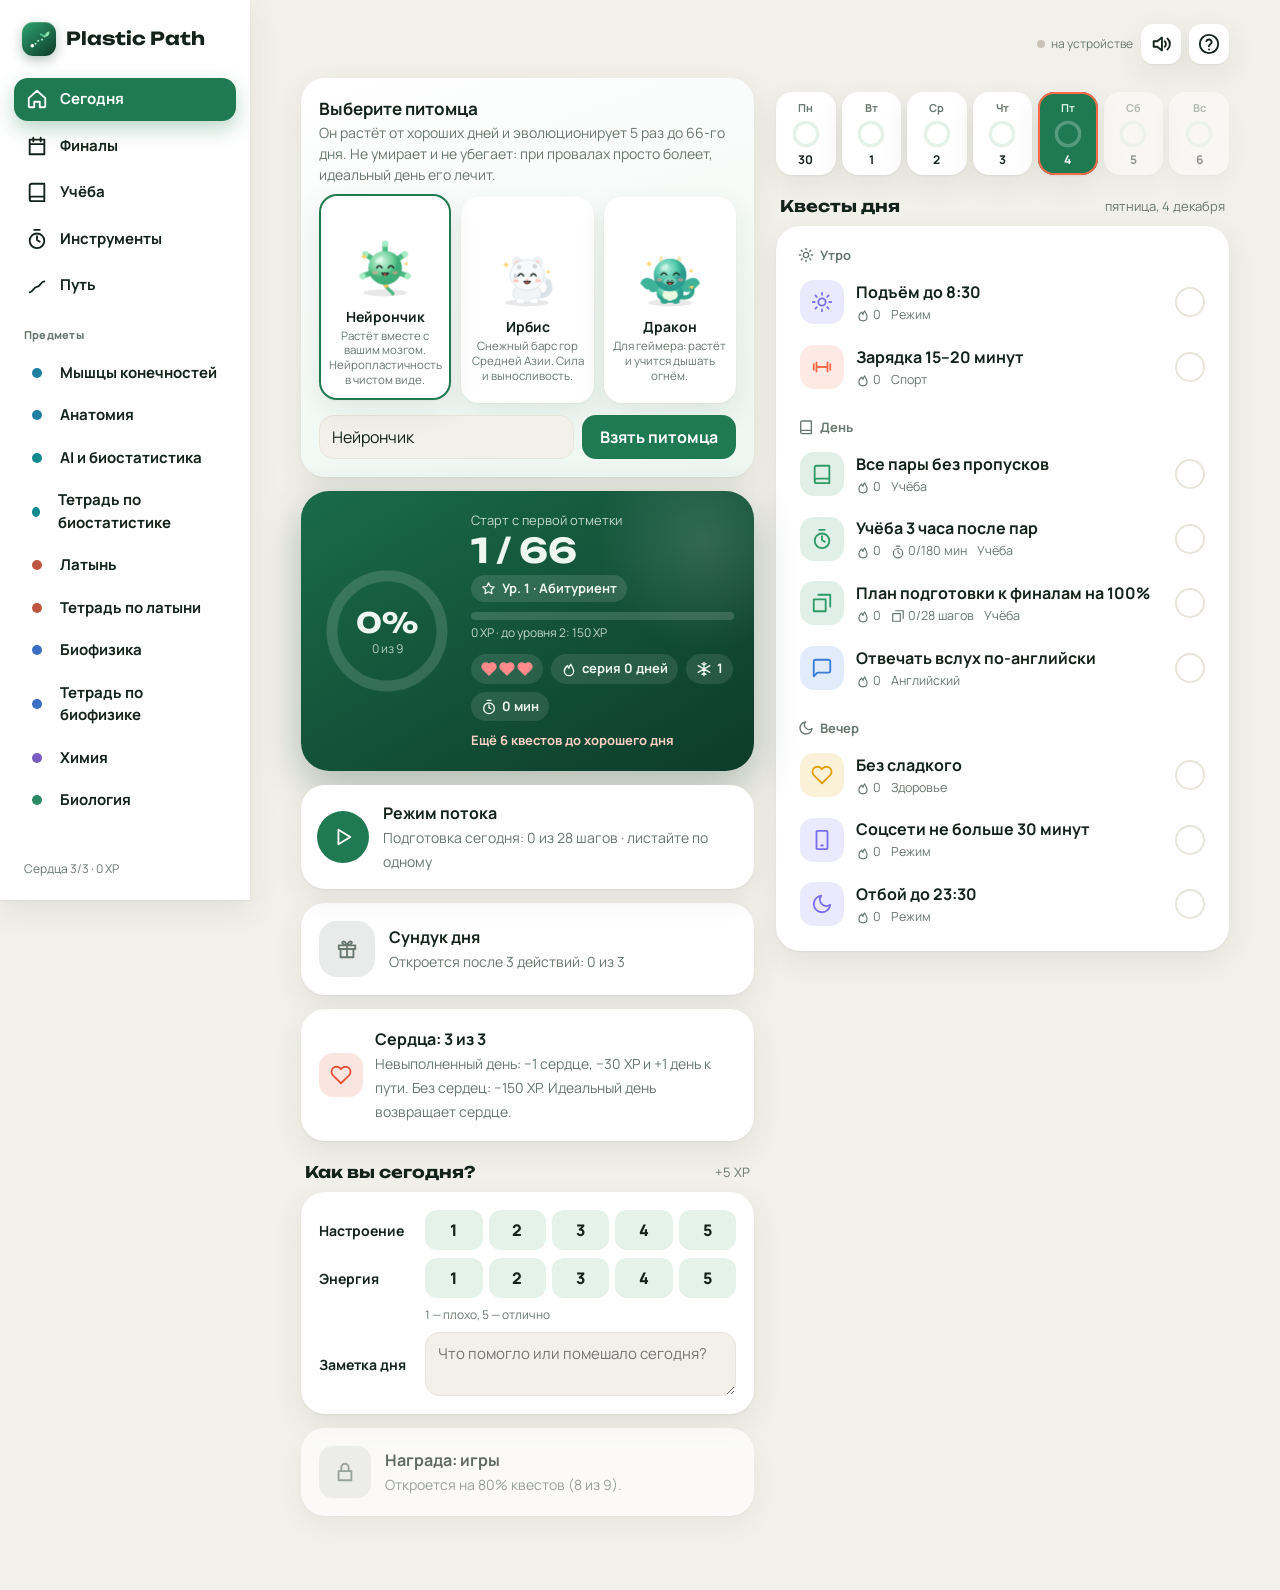
<file: index.html>
<!DOCTYPE html>
<html lang="ru">
<head>
<meta charset="utf-8">
<meta name="viewport" content="width=device-width,initial-scale=1,viewport-fit=cover">
<title>Plastic Path</title>
<link rel="icon" type="image/png" href="icon.png">
<link rel="apple-touch-icon" href="icon.png">
<link rel="manifest" href="manifest.webmanifest">
<meta name="apple-mobile-web-app-capable" content="yes">
<meta name="mobile-web-app-capable" content="yes">
<meta name="apple-mobile-web-app-status-bar-style" content="black-translucent">
<meta name="apple-mobile-web-app-title" content="Plastic Path">
<meta name="theme-color" content="#0f4a33">
<link rel="preconnect" href="https://fonts.googleapis.com">
<link href="https://fonts.googleapis.com/css2?family=Unbounded:wght@500;700&family=Manrope:wght@400;600;700;800&display=swap" rel="stylesheet">
<style>
/* VOICE: calm personal coach; short Russian lines, warm and encouraging
   IDEA: neuroplasticity as a walked path: 66 stones, each good day lays one
   PICTURE: progress ring on today, the 66-stone path, a full-screen flow feed of next actions
   COLOUR and TYPE: forest green field, soft paper cards, coral accent; Unbounded titles + Manrope body
   LAYOUT: phone-style app column, floating tab bar, cards with soft shadows */
:root{color-scheme:light;
--bg:#f2f0ea;--card:#ffffff;--ink:#13221b;
--mute:#68776f;--line:#e8e4db;--g:#1f7a52;
--g2:#e4f2ea;--coral:#ff6b4a;--sh:0 1px 2px rgb(10 40 25/.05),0 10px 30px rgb(10 40 25/.08);
--nav:rgb(255 255 255/.82);--ease:cubic-bezier(.22,1,.36,1);--spring:cubic-bezier(.34,1.56,.64,1);
--anat:#1e7fa0;--bio:#2c8a66;--chem:#7a5cc0;--latin:#c0553f;--phys:#3a6fc4;--ai:#118a8f}:root[data-theme=dark]{color-scheme:dark;--bg:#0c1712;--card:#14241c;--ink:#ebf3ee;--mute:#90a599;--line:#21352b;--g:#4cc38a;--g2:#183126;--nav:rgb(20 36 28/.82)}@media(prefers-color-scheme:dark){:root:not([data-theme=light]){color-scheme:dark;--bg:#0c1712;--card:#14241c;--ink:#ebf3ee;--mute:#90a599;--line:#21352b;--g:#4cc38a;--g2:#183126;--nav:rgb(20 36 28/.82)}}
:root[data-theme=light]{color-scheme:light}
*{box-sizing:border-box;min-width:0;-webkit-tap-highlight-color:transparent}
html{scroll-behavior:smooth}
body{margin:0;background:var(--bg);color:var(--ink);font:16px/1.5 Manrope,system-ui,sans-serif;overflow-x:hidden;overflow-x:clip}
h1,h2,h3,.disp{font-family:Unbounded,Manrope,sans-serif;margin:0;line-height:1.08;text-wrap:balance;font-weight:700}
button{font:inherit;color:inherit}a{color:inherit}
.app{max-width:560px;margin:0 auto;padding:calc(14px + env(safe-area-inset-top)) 16px calc(110px + env(safe-area-inset-bottom))}
.bar{display:flex;align-items:center;justify-content:space-between;gap:10px;margin-bottom:14px}
.logo{display:flex;align-items:center;gap:10px}.logo h1{font-size:19px}
.mark{width:34px;height:34px;border-radius:11px;background:linear-gradient(140deg,#2fa36f,#0d3b2a);box-shadow:inset 0 1px 0 rgb(255 255 255/.2),0 4px 12px rgb(13 59 42/.3);display:grid;place-items:center}
.right{display:flex;align-items:center;gap:8px}
.sync{font-size:12px;color:var(--mute);display:flex;align-items:center;gap:6px}.dot{width:8px;height:8px;border-radius:50%;background:#c9c3b6;transition:background .4s}.dot.ok{background:#3fbf7f}
.ib{width:40px;height:40px;border-radius:12px;border:0;background:var(--card);box-shadow:var(--sh);display:grid;place-items:center;cursor:pointer}
.i{width:22px;height:22px;fill:none;stroke:currentColor;stroke-width:2;stroke-linecap:round;stroke-linejoin:round;flex:none}
.card{background:var(--card);border-radius:24px;padding:18px;box-shadow:var(--sh);margin-bottom:14px}
.sec{display:flex;align-items:center;justify-content:space-between;gap:10px;margin:22px 4px 10px}.sec h2{font-size:16px}.sec span{font-size:13px;color:var(--mute)}
.muted{color:var(--mute);font-size:14px}
.in-anim>*{animation:rise .55s var(--ease) both}.in-anim>*:nth-child(2){animation-delay:.04s}.in-anim>*:nth-child(3){animation-delay:.08s}.in-anim>*:nth-child(4){animation-delay:.12s}.in-anim>*:nth-child(5){animation-delay:.16s}.in-anim>*:nth-child(n+6){animation-delay:.2s}
/* hero */
.hero{background:linear-gradient(150deg,#1a6b49 0%,#0d3b2a 100%);color:#eef6f1;border-radius:28px;padding:20px;display:grid;grid-template-columns:132px minmax(0,1fr);gap:18px;align-items:center;position:relative;overflow:hidden;box-shadow:0 14px 40px rgb(13 59 42/.3)}
.hero::after{content:"";position:absolute;right:-60px;top:-60px;width:220px;height:220px;border-radius:50%;background:radial-gradient(circle,rgb(255 255 255/.13),transparent 70%)}
.ring{position:relative;width:132px;height:132px}.ring svg{width:100%;height:100%;transform:rotate(-90deg)}
.ring circle{fill:none;stroke-width:11;stroke-linecap:round}.ring .bgc{stroke:rgb(255 255 255/.14)}.ring .fg{stroke:#7fe0ad;transition:stroke-dashoffset 1s var(--ease)}
.ring .in{position:absolute;inset:0;display:grid;place-content:center;text-align:center}.ring b{font:700 28px Unbounded,sans-serif}.ring small{font-size:12px;opacity:.75}
.hero .day{font-size:13px;opacity:.8}.hero .dn{font:700 34px/1 Unbounded,sans-serif;margin:2px 0 8px}
.rank{display:inline-flex;align-items:center;gap:6px;background:rgb(255 255 255/.12);padding:4px 10px;border-radius:20px;font-size:13px;font-weight:700}
.xp{height:8px;background:rgb(255 255 255/.15);border-radius:8px;overflow:hidden;margin:10px 0 4px}.xp i{display:block;height:100%;width:0;background:linear-gradient(90deg,#ffb199,var(--coral));border-radius:8px;transition:width 1s var(--ease)}
.hero .xpt{font-size:12px;opacity:.8}
.pills{display:flex;gap:8px;margin-top:12px;flex-wrap:wrap}.pill{display:inline-flex;align-items:center;gap:5px;font-size:13px;font-weight:700;background:rgb(255 255 255/.1);padding:5px 10px;border-radius:20px}.pill .i{width:16px;height:16px}
.nudge{margin-top:10px;font-size:13px;font-weight:700;color:#ffd2c5}
.banner{display:flex;align-items:center;justify-content:space-between;gap:10px;border-radius:18px;padding:12px 14px;margin-bottom:12px;font-size:14px;font-weight:700;animation:rise .5s var(--ease) both}
.banner.old{background:#fff3d6;color:#5b4300}.banner.risk{background:linear-gradient(120deg,#ff8a6a,#e5533a);color:#fff;box-shadow:0 10px 26px rgb(229 83 58/.3)}
.banner.risk .i{animation:wob 1.2s infinite}
:root[data-theme=dark] .banner.old{background:#3a2f12;color:#ffe3a3}@media(prefers-color-scheme:dark){:root:not([data-theme=light]) .banner.old{background:#3a2f12;color:#ffe3a3}}
/* flow CTA */
.cta{display:flex;align-items:center;gap:14px;cursor:pointer;border:0;width:100%;text-align:left;background:var(--card);border-radius:24px;padding:16px;box-shadow:var(--sh);margin-top:14px;position:relative;overflow:hidden;transition:transform .2s var(--ease)}
.cta:active{transform:scale(.98)}.cta .pl{width:52px;height:52px;border-radius:50%;background:var(--g);color:#fff;display:grid;place-items:center;flex:none;}
.cta b{display:block;font-size:16px}.cta .mini{height:6px;border-radius:4px;background:var(--g2);overflow:hidden;margin-top:6px}.cta .mini i{display:block;height:100%;background:var(--g);border-radius:4px;transition:width 1s var(--ease)}
/* quests */
.grp{padding:6px}.grp h3{font:700 13px Manrope,sans-serif;color:var(--mute);display:flex;align-items:center;gap:6px;margin:6px 8px 6px}.grp h3 .i{width:16px;height:16px}
.q{width:100%;display:flex;align-items:center;gap:12px;padding:10px;border:0;background:transparent;border-radius:18px;cursor:pointer;text-align:left;transition:background .25s,transform .2s var(--ease);position:relative;overflow:hidden}
@media(hover:hover){.q:hover{background:var(--g2)}}.q:active{transform:scale(.97)}
.tile{width:44px;height:44px;border-radius:14px;display:grid;place-items:center;flex:none;background:var(--g2);background:color-mix(in srgb,var(--c) 15%,transparent);color:var(--c)}
.q .t{flex:1}.q .n{font-weight:700;line-height:1.3;transition:color .3s}.q .m{font-size:12.5px;color:var(--mute);display:flex;gap:10px;flex-wrap:wrap;margin-top:2px}
.q .m span{display:inline-flex;align-items:center;gap:3px}.q .m .i{width:14px;height:14px}
.box{width:30px;height:30px;border-radius:50%;border:2px solid var(--line);display:grid;place-items:center;flex:none;transition:background .3s,border-color .3s}
.box .i{width:18px;height:18px;stroke:#fff;stroke-width:3;stroke-dasharray:24;stroke-dashoffset:24;transition:stroke-dashoffset .4s .05s var(--ease)}
.q.on .box,.step.on .box{background:var(--g);border-color:var(--g);animation:pop .45s var(--spring)}.q.on .box .i,.step.on .box .i{stroke-dashoffset:0}.q.on .n{color:var(--mute);text-decoration:line-through;text-decoration-color:var(--mute);text-decoration-color:color-mix(in srgb,var(--mute) 50%,transparent)}
.rip{position:absolute;border-radius:50%;background:var(--g2);background:color-mix(in srgb,var(--g) 22%,transparent);transform:scale(0);animation:rip .6s ease-out forwards;pointer-events:none}
:focus-visible{outline:3px solid var(--coral);outline-offset:2px}
/* chest */
.chest{display:flex;align-items:center;gap:14px}.chest .tile{--c:#e0a100;width:56px;height:56px;border-radius:18px}.chest.ready .tile{animation:shake 1.6s infinite}
.chest b{display:block}.chest .btn{margin-left:auto}
/* check-in */
.ci{display:grid;grid-template-columns:96px minmax(0,1fr);gap:8px 10px;align-items:center}.ci label{font-size:14px;font-weight:700}
.sc{display:flex;gap:6px}.sc button{flex:1;height:40px;border-radius:12px;border:0;background:var(--g2);font-weight:800;cursor:pointer;transition:all .3s var(--spring)}.sc button.on{background:var(--g);color:#fff;transform:translateY(-3px)}
.reward{display:flex;align-items:center;gap:14px}.reward .tile{--c:var(--coral);width:52px;height:52px}.reward.locked{opacity:.65}.reward.locked .tile{--c:var(--mute)}
.reward b{display:block}
/* buttons */
.btn{min-height:44px;padding:0 18px;border-radius:14px;border:0;background:var(--g2);color:var(--ink);font-weight:700;cursor:pointer;display:inline-flex;align-items:center;justify-content:center;gap:8px;transition:transform .2s var(--spring),background .2s;position:relative;overflow:hidden;text-decoration:none}
.btn:active{transform:scale(.94)}.btn.pri{background:var(--g);color:#fff}.btn.warn{background:var(--g2);background:color-mix(in srgb,var(--coral) 14%,transparent);color:var(--coral)}.btn.round{width:56px;height:56px;padding:0;border-radius:50%}
.btn.big{width:76px;height:76px;border-radius:50%;padding:0;background:var(--g);color:#fff;box-shadow:var(--sh);box-shadow:0 10px 24px color-mix(in srgb,var(--g) 40%,transparent)}.btn.big .i{width:32px;height:32px}
.btn.sm{min-height:36px;padding:0 12px;font-size:14px;border-radius:12px}
.chips{display:flex;gap:8px;overflow-x:auto;padding:4px 2px;scrollbar-width:none;scroll-snap-type:x proximity}.chips::-webkit-scrollbar{display:none}
.chip{flex:none;min-height:40px;padding:0 14px;border-radius:20px;border:0;background:var(--card);box-shadow:var(--sh);font-weight:700;font-size:14px;cursor:pointer;transition:all .3s var(--ease);scroll-snap-align:center}.chip.on{background:var(--g);color:#fff}
.seg{display:grid;grid-template-columns:repeat(3,1fr);background:var(--card);box-shadow:var(--sh);border-radius:16px;padding:4px;position:relative;margin-bottom:14px}
.seg button{border:0;background:transparent;min-height:40px;border-radius:12px;font-weight:700;font-size:14px;cursor:pointer;position:relative;z-index:1;transition:color .3s}
.seg button.on{color:#fff}.seg .knob{position:absolute;top:4px;bottom:4px;left:4px;width:calc((100% - 8px)/3);border-radius:12px;background:var(--g);transition:transform .45s var(--spring)}
select,input{min-height:44px;font:16px Manrope,sans-serif;padding:0 12px;border-radius:14px;border:1px solid var(--line);background:var(--bg);color:var(--ink)}
/* prep */
.dstrip{display:flex;gap:6px;overflow-x:auto;padding:4px 2px 8px;scrollbar-width:none;scroll-snap-type:x proximity}.dstrip::-webkit-scrollbar{display:none}
.db{flex:none;width:54px;border:0;background:var(--card);box-shadow:var(--sh);border-radius:16px;padding:8px 0 7px;cursor:pointer;display:flex;flex-direction:column;align-items:center;gap:3px;scroll-snap-align:center;transition:all .3s var(--ease)}
.db span{font-size:11px;color:var(--mute);font-weight:700}.db b{font:700 17px/1 Unbounded,sans-serif}.db i{display:block;width:28px;height:4px;border-radius:2px;background:var(--g2);overflow:hidden}.db i u{display:block;height:100%;background:var(--coral)}.db em{font-style:normal;font-size:10.5px;font-weight:800;color:var(--coral)}.db.sel i{background:rgb(255 255 255/.3)}.db.sel i u{background:#ffd166}.db.sel em{color:#ffd166}.db{padding-bottom:6px}
.db.sel{background:var(--g);color:#fff;transform:translateY(-3px)}.db.sel span{color:#d8f5e5}.db.td b{color:var(--coral)}.db.sel.td b{color:#fff}.db.ex{outline:2px dashed var(--coral);outline-offset:-2px}
.task{background:var(--card);border-radius:22px;box-shadow:var(--sh);margin-bottom:12px;overflow:hidden;position:relative}
.task::before{content:"";position:absolute;left:0;top:0;bottom:0;width:5px;background:var(--c)}
.th>div{flex:1}.th .btn{flex:none;white-space:nowrap}.th>div:first-child{flex:1 1 auto}.th{display:flex;justify-content:space-between;gap:10px;align-items:flex-start;padding:16px 16px 8px 20px}
.subj{font-size:12px;font-weight:800;color:var(--c)}.th h3{font:700 15.5px/1.35 Manrope,sans-serif;margin:2px 0}.th .muted{font-size:12.5px}
.task.done{opacity:.7}.task.done .th h3{text-decoration:line-through}
.step{display:flex;gap:10px;align-items:flex-start;width:100%;border:0;background:transparent;text-align:left;padding:9px 16px 9px 20px;border-top:1px solid var(--line);cursor:pointer;transition:background .25s;position:relative;overflow:hidden}
@media(hover:hover){.step:hover{background:var(--g2)}}.step .box{width:24px;height:24px;margin-top:1px}.step .box .i{width:14px;height:14px}.step .tx{flex:1;font-size:14.5px}.step .mn{font-size:12px;color:var(--mute);white-space:nowrap;font-weight:700}
.step.on .tx{color:var(--mute);text-decoration:line-through}
.sbar{display:grid;grid-template-columns:minmax(0,8.5em) minmax(0,1fr) auto;gap:10px;align-items:center;font-size:14px;padding:6px 0}
.sbar .tr{height:10px;border-radius:6px;background:var(--g2);overflow:hidden}.sbar .tr i{display:block;height:100%;border-radius:6px;background:var(--c);transition:width 1s var(--ease)}
.sbar em{font-style:normal;font-weight:800;white-space:nowrap;font-size:13px}.sbar a{font-weight:700;text-decoration:none}
/* plan */
.exam{background:linear-gradient(150deg,#ff8a6a,#e5533a);color:#fff;border-radius:24px;padding:18px 20px;display:flex;justify-content:space-between;align-items:center;gap:12px;box-shadow:0 12px 30px rgb(229 83 58/.3);margin-bottom:14px}
.exam .disp{font-size:44px}.exam small{display:block;opacity:.9;font-size:13px}
.ex{display:flex;align-items:center;justify-content:space-between;gap:10px;padding:10px 4px;border-top:1px solid var(--line);font-size:15px}.ex:first-child{border-top:0}
.ex b{font-weight:700}.ex .dl{font-weight:800;color:var(--g);white-space:nowrap}.ex.past{opacity:.5}
.ti{display:grid;grid-template-columns:52px 34px minmax(0,1fr);gap:10px;align-items:center;padding:8px 6px;border-radius:16px;transition:background .3s}
.ti .h{font-weight:800;font-size:14px;text-align:right;white-space:nowrap}.ti .h small{display:block;font-weight:600;color:var(--mute);font-size:12px}
.ti .tile{width:34px;height:34px;border-radius:11px}.ti .tile .i{width:18px;height:18px}
.ti.now{background:var(--g2)}.ti.now .h{color:var(--g)}.ti.cls select{min-height:36px;font-size:14px;margin-top:4px;max-width:100%}
.nowtag{display:inline-block;font-size:11px;font-weight:800;color:#fff;background:var(--g);border-radius:10px;padding:1px 7px;margin-left:6px;animation:pulse 2s infinite}
.pane{display:none}.pane.on{display:block}
/* focus */
.fwrap{display:grid;place-items:center;padding:10px 0 6px}
.fring{position:relative;width:min(260px,72vw);aspect-ratio:1}.fring svg{width:100%;height:100%;transform:rotate(-90deg)}
.fring circle{fill:none;stroke-width:14;stroke-linecap:round}.fring .bgc{stroke:var(--g2)}.fring .fg{stroke:var(--g);transition:stroke-dashoffset .3s linear,stroke .5s}
.fring.brk .fg{stroke:var(--coral)}.fring.run{animation:breathe 4s ease-in-out infinite}
.fring .in{position:absolute;inset:0;display:grid;place-content:center;text-align:center}.fring .disp{font-size:clamp(40px,12vw,54px);font-variant-numeric:tabular-nums}.fring small{color:var(--mute);font-weight:700}
.fctl{display:flex;align-items:center;justify-content:center;gap:18px;margin:14px 0 4px}
.frow{display:flex;gap:10px;flex-wrap:wrap;align-items:center;justify-content:center;margin-top:12px}
.stats{display:grid;grid-template-columns:repeat(2,minmax(0,1fr));gap:10px}
.stat{background:var(--card);border-radius:20px;padding:14px;box-shadow:var(--sh)}.stat b{display:block;font:700 26px Unbounded,sans-serif}.stat span{font-size:13px;color:var(--mute)}
.hb{display:grid;grid-template-columns:minmax(0,7.5em) minmax(0,1fr) auto;gap:10px;align-items:center;font-size:14px;padding:5px 0}
.hb .tr{height:10px;border-radius:6px;background:var(--g2);overflow:hidden}.hb .tr i{display:block;height:100%;border-radius:6px;background:var(--c,var(--g));transition:width 1s var(--ease)}
.hb em{font-style:normal;font-weight:800;white-space:nowrap}
/* path */
.pathc{padding:8px}.pathc svg{width:100%;height:auto;display:block}
.st{cursor:pointer}.st text{font:700 9px Manrope,sans-serif;pointer-events:none}
.cur{animation:pulse 1.8s infinite}
.week{display:flex;gap:8px;align-items:flex-end;height:120px;padding-top:6px}
.wk{flex:1;display:flex;flex-direction:column;align-items:center;gap:6px;height:100%}.wk .col{flex:1;width:100%;max-width:34px;background:var(--g2);border-radius:10px;display:flex;align-items:flex-end;overflow:hidden}
.wk .col i{display:block;width:100%;background:var(--g);border-radius:10px;transition:height 1s var(--ease)}.wk span{font-size:12px;font-weight:700;color:var(--mute)}.wk.td span{color:var(--g)}
.badges{display:grid;grid-template-columns:repeat(3,minmax(0,1fr));gap:10px}
.bd{background:var(--card);border-radius:18px;box-shadow:var(--sh);padding:12px 8px;text-align:center;font-size:12px;font-weight:700;line-height:1.3}
.bd .tile{margin:0 auto 6px;--c:#e0a100;border-radius:50%}.bd.lk{opacity:.45}.bd.lk .tile{--c:var(--mute)}.bd small{display:block;color:var(--mute);font-weight:600;font-size:11px;margin-top:2px}
.ed{display:grid;grid-template-columns:minmax(0,1fr) auto;gap:8px;padding:10px 0;border-top:1px solid var(--line)}.ed:first-child{border-top:0}
.ed .row2{grid-column:1/-1;display:flex;gap:8px;flex-wrap:wrap}.ed .row2 select{flex:1 1 30%;min-height:40px;font-size:14px}
.add{display:flex;flex-direction:column;gap:8px;margin-top:10px}.add .row2{display:flex;gap:8px;flex-wrap:wrap}.add .row2 select{flex:1 1 28%}
/* nav */
.nav{position:fixed;left:50%;transform:translateX(-50%);bottom:calc(12px + env(safe-area-inset-bottom));width:min(528px,calc(100% - 24px));display:grid;grid-template-columns:repeat(5,1fr);background:var(--nav);backdrop-filter:blur(10px);-webkit-backdrop-filter:blur(10px);border-radius:24px;box-shadow:0 10px 40px rgb(0 0 0/.15);padding:6px;z-index:10}
.nav .knob{position:absolute;top:6px;bottom:6px;left:6px;width:calc((100% - 12px)/5);border-radius:18px;background:var(--g2);transition:transform .5s var(--spring)}
.nav button{border:0;background:transparent;display:flex;flex-direction:column;align-items:center;gap:2px;padding:8px 0;border-radius:18px;font-size:11.5px;font-weight:700;color:var(--mute);cursor:pointer;transition:color .3s;min-height:52px;position:relative;z-index:1}
.nav button.on{color:var(--g)}.nav button.on .i{animation:pop .45s var(--spring)}
.view{display:none}.view.on{display:block}
.view.on.fwd,.view.on.back{animation:viewIn .42s cubic-bezier(.25,.8,.25,1) both}
/* flow feed */
.flow{position:fixed;inset:0;z-index:40;background:#0b1a13;color:#eef6f1;overflow-y:auto;overflow-x:hidden;touch-action:pan-y;overscroll-behavior-x:none;scroll-snap-type:y mandatory;overscroll-behavior:contain;animation:fade .35s var(--ease) both}
.flow[hidden]{display:none}
.ftop{position:fixed;top:0;left:0;right:0;z-index:41;padding:calc(12px + env(safe-area-inset-top)) 16px 10px;display:flex;align-items:center;gap:12px;background:linear-gradient(#0b1a13,rgb(11 26 19/0))}
.ftop .pb{flex:1;height:6px;border-radius:4px;background:rgb(255 255 255/.15);overflow:hidden}.ftop .pb i{display:block;height:100%;background:#7fe0ad;border-radius:4px;transition:width .6s var(--ease)}
.ftop .ib{background:rgb(255 255 255/.1);color:#fff;box-shadow:none}.ftop span{font-weight:800;font-size:14px;white-space:nowrap}
.fc{width:100%;overflow:hidden;height:100dvh;scroll-snap-align:start;scroll-snap-stop:always;display:flex;flex-direction:column;justify-content:center;padding:90px 24px calc(40px + env(safe-area-inset-bottom));max-width:560px;margin:0 auto;position:relative}
.fc .glow{position:absolute;inset:20% 0 auto;height:300px;background:radial-gradient(circle,color-mix(in srgb,var(--c) 45%,transparent),transparent 65%);filter:blur(30px);opacity:.6;pointer-events:none}
.fc .lab{display:inline-flex;align-items:center;gap:8px;font-weight:800;font-size:14px;color:var(--c);color:color-mix(in srgb,var(--c) 60%,#fff)}
.fc h2{font-size:clamp(24px,6.5vw,32px);margin:14px 0 10px;position:relative}.fc p{font-size:17px;opacity:.85;margin:0 0 6px;position:relative}
.fc .acts{display:flex;gap:10px;margin-top:28px;flex-wrap:wrap;position:relative}
.fc .btn.pri{background:#4cc38a;color:#06140d;min-height:56px;padding:0 26px;font-size:17px;border-radius:18px}.fc .btn{background:rgb(255 255 255/.1);color:#fff}
.fc.dn .btn.pri{background:#fff}.fc .hint{position:absolute;bottom:calc(18px + env(safe-area-inset-bottom));left:0;right:0;text-align:center;font-size:13px;opacity:.55;animation:bob 2s infinite}
.fc.endc{text-align:center;align-items:center}
.fc .ftm{display:flex;align-items:center;gap:14px;margin-top:18px;position:relative;background:rgb(255 255 255/.06);border-radius:18px;padding:12px 14px}
.fc .ftm b{font:800 28px/1 Unbounded,Manrope,sans-serif;letter-spacing:.02em;font-variant-numeric:tabular-nums}
.fc .fbar{height:6px;border-radius:4px;background:rgb(255 255 255/.12);margin-top:8px;overflow:hidden}.fc .fbar i{display:block;height:100%;width:0;background:var(--c);background:color-mix(in srgb,var(--c) 70%,#fff);border-radius:4px;transition:width .3s linear}
.fc .fplay{width:54px;height:54px;border-radius:50%;border:0;background:#4cc38a;color:#06140d;display:grid;place-items:center;cursor:pointer;flex:none;transition:transform .2s var(--spring)}.fc .fplay:active{transform:scale(.9)}.fc .fplay svg{width:24px;height:24px}
.fc.tup .btn.pri,.fc .btn.pulse{animation:pulseG 1.2s ease-in-out infinite}
@keyframes pulseG{0%,100%{box-shadow:0 0 0 0 rgb(76 195 138/.6)}50%{box-shadow:0 0 0 14px rgb(76 195 138/0)}}
.fc.later{opacity:.4;transition:opacity .25s}
.fc .r3{margin:10px 0 6px;padding-left:22px;position:relative}.fc .r3 li{margin:6px 0}.fc .r3 input{width:100%;background:rgb(255 255 255/.08);border:1px solid rgb(255 255 255/.15);border-radius:12px;color:#fff;padding:10px 12px;font:inherit}
.fc .rk.sel{background:#fff;color:#06140d}.fc .rk[data-v=y]{border:1px solid rgb(127 224 173/.5)}.fc .rk[data-v=n]{border:1px solid rgb(255 140 120/.5)}
.flow.lock{overflow-y:hidden}
.fsum{display:flex;gap:10px;justify-content:center;margin:14px 0 8px}.fsum div{background:rgb(255 255 255/.08);border-radius:16px;padding:12px 14px;min-width:92px}.fsum b{display:block;font:800 26px Unbounded,Manrope,sans-serif}.fsum span{font-size:12px;opacity:.75}
#fend p{font-size:15px}

/* modal + fx */
.modal{position:fixed;inset:0;z-index:50;display:grid;place-items:center;background:rgb(5 15 10/.55);backdrop-filter:blur(6px);animation:fade .3s both;padding:24px}
.modal[hidden]{display:none}
.mbox{background:var(--card);border-radius:28px;padding:28px 24px;text-align:center;max-width:340px;width:100%;animation:popin .55s var(--spring) both;box-shadow:0 30px 80px rgb(0 0 0/.35)}
.mbox .tile{width:84px;height:84px;border-radius:50%;margin:0 auto 14px;--c:#e0a100;animation:spin .9s var(--spring) both}.mbox .tile .i{width:40px;height:40px}
.mbox h3{font-size:20px;margin-bottom:6px}.mbox p{color:var(--mute);margin:0 0 18px}
.toast{position:fixed;left:50%;top:calc(16px + env(safe-area-inset-top));transform:translate(-50%,-30px) scale(.9);background:#13221b;color:#fff;padding:10px 18px;border-radius:16px;font-weight:700;font-size:14px;opacity:0;transition:all .45s var(--spring);pointer-events:none;z-index:60;white-space:nowrap}
.toast.show{opacity:1;transform:translate(-50%,0) scale(1)}
.fx{position:fixed;z-index:55;pointer-events:none;font:800 15px Manrope,sans-serif;color:var(--coral);animation:up 1s var(--ease) forwards;white-space:nowrap}.fx.crit{font-size:20px;color:#e0a100}
.cf{position:fixed;left:50%;top:32%;width:9px;height:14px;border-radius:3px;z-index:56;pointer-events:none;animation:cf 1.4s cubic-bezier(.1,.7,.3,1) forwards}

/* hearts + penalties */
.hearts{display:inline-flex;gap:2px}.hearts .i{width:16px;height:16px}.hearts .f{fill:#ff8a8a;stroke:#ff8a8a}.hearts .e{opacity:.45}
.hearts.hit{animation:shake .6s}
.pen{display:flex;gap:12px;align-items:center}.pen b{display:block}.pen .tile{--c:#e5533a}
/* study */
.sgrid{display:grid;grid-template-columns:repeat(2,minmax(0,1fr));gap:12px}
.sc2{border:0;text-align:left;cursor:pointer;background:var(--card);border-radius:22px;box-shadow:var(--sh);padding:16px;display:flex;flex-direction:column;gap:8px;position:relative;overflow:hidden;transition:transform .3s var(--spring),box-shadow .3s}
@media(hover:hover){.sc2:hover{transform:translateY(-3px);box-shadow:0 16px 40px rgb(10 40 25/.14)}}.sc2:active{transform:scale(.97)}
.sc2::after{content:"";position:absolute;right:-30px;top:-30px;width:110px;height:110px;border-radius:50%;background:var(--g2);background:color-mix(in srgb,var(--c) 14%,transparent)}
.sc2 .tile{--c:inherit;background:var(--g2);background:color-mix(in srgb,var(--c) 16%,transparent);color:var(--c)}
.sc2 b{font-size:16px;line-height:1.25}.sc2 .muted{font-size:13px}.sc2 .when{font-size:12px;font-weight:800;color:var(--c)}
.sc2 .mini{height:6px;border-radius:4px;background:var(--g2);overflow:hidden}.sc2 .mini i{display:block;height:100%;background:var(--c);border-radius:4px}
.sc2.wide{grid-column:1/-1;flex-direction:row;align-items:center}
.viewer{position:fixed;inset:0;z-index:45;background:var(--bg);display:flex;flex-direction:column;animation:inR .4s var(--ease) both}
.viewer[hidden]{display:none}
.vbar{display:flex;align-items:center;gap:10px;padding:calc(10px + env(safe-area-inset-top)) 14px 10px;background:var(--card);box-shadow:var(--sh);z-index:1}
.vbar b{flex:1;font-size:15px}.vbar .dotc{width:10px;height:10px;border-radius:50%;background:var(--c)}
.viewer iframe{flex:1;border:0;width:100%;background:var(--bg)}
.vload{position:absolute;inset:60px 0 0;display:grid;place-items:center;color:var(--mute);font-weight:700;pointer-events:none;transition:opacity .3s}

.seg4{grid-template-columns:repeat(4,1fr)}.seg4 .knob{width:calc((100% - 8px)/4)}
.tpane{display:none}.tpane.on{display:block;animation:fade .35s var(--ease) both}
.bwrap{position:relative;width:min(240px,66vw);aspect-ratio:1;margin:18px auto}
.bcirc{position:absolute;inset:0;border-radius:50%;background:radial-gradient(circle at 35% 30%,#8be3ad,#1f7a52 70%);box-shadow:var(--sh);box-shadow:0 0 0 18px color-mix(in srgb,var(--g) 14%,transparent),0 0 60px color-mix(in srgb,var(--g) 40%,transparent);transform:scale(.55);transition:transform 4s ease-in-out}
.bin{position:absolute;inset:0;display:grid;place-content:center;color:#fff;text-align:center;pointer-events:none}.bin .disp{font-size:44px}.bin b{font-size:15px}
textarea{width:100%;margin-top:4px;font:15px Manrope,sans-serif;padding:10px 12px;border-radius:14px;border:1px solid var(--line);background:var(--bg);color:var(--ink);resize:vertical}
.rv{background:var(--card);border-radius:20px;box-shadow:var(--sh);padding:14px 16px;margin-bottom:10px}.rv b{display:block}.rv p{margin:4px 0;font-size:14px}
.adapt{display:flex;gap:12px;align-items:center;margin-top:14px}.adapt .tile{--c:#3a7bd5}.adapt b{display:block}
.tact{display:flex;gap:6px;align-items:center;flex:none}.tact .ib{width:36px;height:36px;box-shadow:none;background:var(--g2)}.tact .ib .i{width:18px;height:18px}
.tedit{display:flex;flex-direction:column;gap:8px;padding:4px 16px 12px 20px}.tedit .row2{display:flex;gap:8px;flex-wrap:wrap;align-items:center}.tedit input[type=date]{min-height:40px;margin-left:6px}

.petc{display:grid;grid-template-columns:150px minmax(0,1fr);gap:14px;align-items:center;position:relative;overflow:hidden;background:var(--card);background:linear-gradient(160deg,var(--card),color-mix(in srgb,var(--g2) 70%,var(--card)))}
.petc .stage{width:150px;height:150px;cursor:pointer;position:relative}.petc svg{width:100%;height:100%;overflow:visible}
.pbody{animation:bob 2.8s ease-in-out infinite;transform-origin:80px 140px;transform-box:view-box}
.m-sleep .pbody{animation:breathe 4.5s ease-in-out infinite}.m-sick .pbody{animation:tilt 3s ease-in-out infinite}.m-happy .pbody{animation:hop 1.6s ease-in-out infinite}
.pjump .pbody{animation:jump .6s var(--spring)!important}
.bubble{position:relative;background:var(--card);border-radius:16px;padding:10px 12px;font-size:14px;font-weight:600;box-shadow:var(--sh);margin-top:8px;animation:popin .4s var(--spring) both}
.bubble::before{content:"";position:absolute;left:-7px;top:16px;border:7px solid transparent;border-right-color:var(--card);border-left:0}
.petc .pn{font:700 18px Unbounded,sans-serif}.petc .ps{font-size:13px;color:var(--mute);font-weight:700}
.petc .mini{height:6px;border-radius:4px;background:var(--g2);overflow:hidden;margin-top:8px}.petc .mini i{display:block;height:100%;background:linear-gradient(90deg,#8be3ad,var(--g));border-radius:4px;transition:width 1s var(--ease)}
.pick{display:grid;grid-template-columns:repeat(3,minmax(0,1fr));gap:10px;margin:12px 0}
.pk{border:2px solid transparent;background:var(--card);border-radius:18px;padding:8px 6px 10px;cursor:pointer;text-align:center;box-shadow:var(--sh);transition:all .3s var(--spring)}
.pk svg{width:100%;height:96px}.pk b{display:block;font-size:14px}.pk small{overflow-wrap:anywhere;hyphens:auto;display:block;font-size:11.5px;color:var(--mute);line-height:1.3;margin-top:2px}
.pk.on{border-color:var(--g);transform:translateY(-3px)}
.petc.choose{display:block}
@keyframes bob{50%{transform:translateY(-5px)}}@keyframes hop{0%,100%{transform:translateY(0)}30%{transform:translateY(-10px) scale(1.03,.97)}50%{transform:translateY(0) scale(1.04,.96)}}
@keyframes tilt{50%{transform:rotate(-4deg)}}@keyframes jump{40%{transform:translateY(-26px) scale(.95,1.06)}70%{transform:translateY(0) scale(1.08,.92)}}
@media(max-width:420px){.petc{grid-template-columns:120px minmax(0,1fr)}.petc .stage{width:120px;height:120px}}

.wstrip{display:grid;grid-template-columns:repeat(7,minmax(0,1fr));gap:6px;margin-top:14px}
.wd{border:0;background:var(--card);box-shadow:var(--sh);border-radius:16px;padding:8px 0 6px;display:flex;flex-direction:column;align-items:center;gap:2px;cursor:pointer;font-weight:700;transition:all .3s var(--spring)}
.wd span{font-size:11px;color:var(--mute)}.wd svg{width:30px;height:30px;transform:rotate(-90deg)}.wd circle{fill:none;stroke-width:4}.wd .b{stroke:var(--g2)}.wd .f{stroke:var(--g);stroke-linecap:round;transition:stroke-dashoffset .8s var(--ease)}
.wd b{font-size:12px}.wd.td{outline:2px solid var(--coral);outline-offset:-2px}.wd.sel{background:var(--g);color:#fff}.wd.sel span{color:#d8f5e5}.wd.sel .b{stroke:rgb(255 255 255/.25)}.wd.sel .f{stroke:#fff}.wd.fut{opacity:.45;cursor:default}
body.deep{background:#0b1a13;color:#eaf5ee;transition:background .8s}
body.deep .nav,body.deep .side,body.deep .bar,body.deep #tseg{opacity:.12;transition:opacity .8s}body.deep #t-focus>.stats,body.deep #t-focus>.sec,body.deep #fby,body.deep #pre,body.deep .frow,body.deep .sbj,body.deep #fauto{display:none}
body.deep .nav:hover,body.deep .side:hover{opacity:1}
body.deep #t-focus>.card{background:transparent;box-shadow:none}body.deep .fring .bgc{stroke:#183126}body.deep .fring small{color:#90a599}
.help{position:fixed;inset:0;z-index:48;background:var(--bg);overflow-y:auto;animation:fade .35s both}.help[hidden]{display:none}
.hwrap{max-width:760px;margin:0 auto;padding:calc(18px + env(safe-area-inset-top)) 18px 60px}
.hbar{display:flex;justify-content:space-between;align-items:center;gap:12px;margin-bottom:14px;position:sticky;top:0;background:var(--bg);padding:6px 0;z-index:1}.hbar h2{font-size:20px}
.hsteps{margin:0;padding:0;list-style:none;counter-reset:s}.hsteps li{counter-increment:s;background:var(--card);border-radius:20px;box-shadow:var(--sh);padding:14px 16px 14px 58px;margin-bottom:10px;position:relative;font-size:15px;line-height:1.55;animation:rise .5s var(--ease) both}
.hsteps li::before{content:counter(s);position:absolute;left:14px;top:14px;width:32px;height:32px;border-radius:50%;background:var(--g);color:#fff;font:700 14px Unbounded,sans-serif;display:grid;place-items:center}
.hsteps b{display:block;margin-bottom:2px}

.petc svg *{transform-box:view-box}
.blink{transform-box:fill-box!important;transform-origin:center;animation:blink 4.6s infinite}
.wag{animation:wag 1.8s ease-in-out infinite}.twitch{animation:twitch 5.5s ease-in-out infinite}.twitch2{animation:twitch 5.5s 1.3s ease-in-out infinite}
.flap{animation:flap 1.6s ease-in-out infinite}.flap2{animation:flap2 1.6s ease-in-out infinite}
.wig{animation:wig 3.4s ease-in-out infinite;transform-origin:80px 96px}.orb{animation:orbit 9s linear infinite;transform-origin:80px 96px}
.egg{animation:wob 2.6s ease-in-out infinite;transform-origin:80px 146px}.puff{animation:puff 1.4s ease-in-out infinite;transform-origin:112px 100px}
.spark{animation:twinkle 1.6s ease-in-out infinite}.zz{animation:zz 2.4s ease-in-out infinite}.tear{animation:drip 2s ease-in infinite}
.m-sleep .wag,.m-sleep .flap,.m-sleep .flap2,.m-sleep .twitch,.m-sleep .twitch2,.m-sleep .wig{animation-play-state:paused}
@keyframes blink{0%,91%,100%{transform:scaleY(1)}94%{transform:scaleY(.08)}}
@keyframes wag{50%{transform:rotate(12deg)}}@keyframes twitch{0%,80%,100%{transform:rotate(0)}85%{transform:rotate(-12deg)}90%{transform:rotate(4deg)}}
@keyframes flap{50%{transform:rotate(-14deg)}}@keyframes flap2{50%{transform:rotate(14deg)}}
@keyframes wig{50%{transform:rotate(4deg)}}@keyframes orbit{to{transform:rotate(360deg)}}@keyframes wob{0%,100%{transform:rotate(0)}25%{transform:rotate(-4deg)}75%{transform:rotate(4deg)}}
@keyframes puff{50%{transform:scale(1.15)}}@keyframes twinkle{50%{opacity:.3}}@keyframes zz{50%{transform:translate(4px,-6px);opacity:.5}}@keyframes drip{80%{transform:translateY(6px);opacity:1}100%{transform:translateY(8px);opacity:0}}
.pbody{will-change:transform}
button,a,[role=button]{touch-action:manipulation}
.feed{display:flex;gap:12px;align-items:flex-start;margin-top:14px;border:2px solid var(--line);border:2px solid color-mix(in srgb,var(--g) 30%,transparent)}.feed .tile{--c:#3a7bd5}.feed b{display:block}.feed p{margin:4px 0 0;font-size:14.5px;white-space:pre-line}
.season{display:flex;gap:12px;align-items:center;margin-top:14px;background:linear-gradient(140deg,#ffe8b0,#ffd166);color:#3a2a00}.season .tile{--c:#b07a00}.season b{display:block}
.tchip{display:inline-flex;align-items:center;gap:3px;background:var(--c);color:#fff;border-radius:8px;padding:1px 7px;margin-right:6px;font-size:11.5px}

.dchips{gap:4px!important}.dchips button{flex:1;min-height:34px;border:0;border-radius:10px;background:var(--g2);font-weight:700;font-size:12px;cursor:pointer;opacity:.5}.dchips button.on{background:var(--g);color:#fff;opacity:1}
.hm{display:grid;grid-template-columns:repeat(28,minmax(0,1fr));gap:2px;margin-top:6px;max-width:300px}.hm i{display:block;aspect-ratio:1;border-radius:2px;background:var(--g2)}.hm i.on{background:var(--g)}
#dnote{margin-top:0}
.goal{display:grid;grid-template-columns:auto minmax(0,1fr) auto;gap:10px;align-items:center;padding:10px 0;border-top:1px solid var(--line)}.goal:first-child{border-top:0}
.goal .tile{width:38px;height:38px}.goal b{display:block;line-height:1.3}.goal .muted{font-size:12.5px}.goal.dn b{text-decoration:line-through;color:var(--mute)}
.gst{border:0;border-radius:10px;padding:4px 8px;font-size:12px;font-weight:800;cursor:pointer;background:var(--g2);white-space:nowrap}.gst.s1{background:#fff3d6;color:#8a6200}.gst.s2{background:var(--g);color:#fff}
.gact{grid-column:2/-1;display:flex;gap:6px;flex-wrap:wrap}
@media(max-width:420px){#sync{display:none}.logo h1{font-size:17px;white-space:nowrap}.bar .ib{width:38px;height:38px}}

.pdsum{display:flex;align-items:center;gap:14px;padding:14px 16px}.psr{position:relative;width:56px;height:56px;flex:none}.psr svg{width:100%;height:100%;transform:rotate(-90deg)}.psr circle{fill:none;stroke-width:5}.psr .b{stroke:var(--g2)}.psr .f{stroke:var(--coral);stroke-linecap:round;transition:stroke-dashoffset .8s var(--ease)}
.psr b{position:absolute;inset:0;display:grid;place-items:center;font:700 13px Unbounded,sans-serif}.psi{flex:1;display:flex;flex-direction:column;gap:1px}.psi .muted{font-size:13px}.pnx{font-size:13px;font-weight:700;color:var(--g)}
.task.collapsed .step,.task.collapsed .tact{display:none}.task.collapsed .th{cursor:pointer;padding-bottom:14px}.task.collapsed h3::after{content:" · выполнено";font-weight:600;color:var(--g);text-decoration:none;display:inline}
.task{transition:opacity .4s}

.sbj{display:grid;grid-template-columns:repeat(3,minmax(0,1fr));gap:8px;margin-top:12px}
.sb{display:flex;align-items:center;gap:7px;justify-content:center;min-height:42px;padding:0 8px;border-radius:14px;border:1.5px solid var(--line);border:1.5px solid color-mix(in srgb,var(--c) 30%,transparent);background:var(--g2);background:color-mix(in srgb,var(--c) 8%,var(--card));font-weight:700;font-size:13px;cursor:pointer;transition:all .3s var(--spring);white-space:nowrap;overflow:hidden;text-overflow:ellipsis}
.sb .dt{width:8px;height:8px;border-radius:50%;background:var(--c);flex:none}.sb.on{background:var(--c);color:#fff;border-color:var(--c);transform:translateY(-2px);box-shadow:var(--sh);box-shadow:0 6px 16px color-mix(in srgb,var(--c) 35%,transparent)}.sb.on .dt{background:#fff}
/* sidebar (desktop) */
.side{display:none}
.wide-grid{display:flex;flex-direction:column}.wide-grid>div{display:contents}.wide-grid>div>*{order:3}.wide-grid #tw{order:1}.wide-grid #pet{order:0}.wide-grid .qcol>*{order:2}.wide-grid .qcol>.sec{margin-top:22px}
@media(min-width:640px){.stats{grid-template-columns:repeat(4,minmax(0,1fr))}.badges{grid-template-columns:repeat(4,minmax(0,1fr))}.sgrid{grid-template-columns:repeat(3,minmax(0,1fr))}.app{max-width:760px}}
@media(min-width:900px){
 .app{max-width:1100px;padding-left:clamp(20px,3vw,44px);padding-right:clamp(20px,3vw,44px)}
 .wide-grid>div{display:block}.wide-grid{display:grid;grid-template-columns:minmax(0,1fr) minmax(0,1fr);gap:22px;align-items:start}
 .wide-grid .sec:first-child{margin-top:0}
 .sgrid{grid-template-columns:repeat(4,minmax(0,1fr))}.badges{grid-template-columns:repeat(5,minmax(0,1fr))}
 #p-prep .ptwo{display:grid;grid-template-columns:minmax(0,1.6fr) minmax(0,1fr);gap:20px;align-items:start}
 .fc{max-width:720px;margin-left:auto;margin-right:auto}
 .nav{width:min(600px,calc(100% - 48px))}
}
@media(min-width:1000px) and (hover:hover) and (pointer:fine){
 .side{display:flex;flex-direction:column;gap:4px;position:fixed;left:0;top:0;bottom:0;width:250px;padding:22px 14px;background:var(--card);box-shadow:var(--sh);z-index:20;overflow-y:auto}
 .side .logo{padding:0 8px 18px}.side h4{font:800 11px Manrope,sans-serif;color:var(--mute);margin:16px 10px 6px;letter-spacing:.02em}
 .side button{width:100%;display:flex;align-items:center;gap:12px;border:0;background:transparent;padding:10px 12px;border-radius:14px;font-weight:700;font-size:15px;cursor:pointer;text-align:left;transition:background .3s var(--ease),color .3s,transform .25s var(--spring)}
 .side button:hover{background:var(--g2);transform:translateX(3px)}.side button:active{transform:scale(.96)}.side button.on{background:var(--g);color:#fff;box-shadow:0 8px 20px rgb(31 122 82/.3)}
 .side button.on svg{animation:pop .45s var(--spring)}
 .side .sd{width:10px;height:10px;border-radius:50%;background:var(--c);margin:0 6px}
 .side .foot{margin-top:auto;padding:12px 10px 0;font-size:12px;color:var(--mute)}
 .nav{display:none}.bar .logo{visibility:hidden}
 .app{max-width:1120px;margin-left:250px;margin-right:0;padding:24px clamp(24px,4vw,56px) 60px}
 .viewer{left:250px;animation:fade .35s both}
}
@media(min-width:1500px) and (hover:hover) and (pointer:fine){.app{margin-left:calc(250px + (100vw - 250px - 1120px)/2)}}
@keyframes rise{from{opacity:0;transform:translateY(14px)}}
@keyframes fade{from{opacity:0}}
@keyframes viewIn{from{opacity:0;transform:translateY(8px) scale(.995)}}@keyframes inR{from{opacity:0;transform:translateX(26px)}}@keyframes inL{from{opacity:0;transform:translateX(-26px)}}
@keyframes pop{40%{transform:scale(1.28)}}
@keyframes popin{from{opacity:0;transform:scale(.7) translateY(20px)}}
@keyframes spin{from{transform:rotate(-200deg) scale(.3)}}
@keyframes pulse{50%{opacity:.5}}
@keyframes beat{0%{box-shadow:var(--sh);box-shadow:0 0 0 0 color-mix(in srgb,var(--g) 45%,transparent)}70%{box-shadow:0 0 0 14px transparent}100%{box-shadow:0 0 0 0 transparent}}
@keyframes breathe{50%{transform:scale(1.025)}}
@keyframes float{50%{transform:translate(-20px,20px)}}
@keyframes shake{0%,70%,100%{transform:rotate(0)}75%{transform:rotate(-9deg)}85%{transform:rotate(9deg)}93%{transform:rotate(-4deg)}}
@keyframes wob{50%{transform:scale(1.2)}}
@keyframes bob{50%{transform:translateY(-6px)}}
@keyframes rip{to{transform:scale(1);opacity:0}}
@keyframes up{to{transform:translateY(-52px) scale(1.1);opacity:0}}
@keyframes cf{to{transform:translate(var(--x),var(--y)) rotate(var(--r));opacity:0}}
@media(max-width:400px){.hero{grid-template-columns:1fr;justify-items:center;text-align:center}.pills{justify-content:center}.ci{grid-template-columns:1fr}.badges{grid-template-columns:repeat(2,minmax(0,1fr))}}
@media(prefers-reduced-motion:reduce){html{scroll-behavior:auto}}
</style>
</head>
<body>
<aside class="side" id="side">
  <div class="logo"><div class="mark"><svg viewBox="0 0 32 32" width="24" height="24" aria-hidden="true"><path d="M7 25c5 0 5-7 10-7s4-6 8-6" stroke="#bff0d5" stroke-width="2.6" fill="none" stroke-linecap="round" stroke-dasharray="0.1 5.2"/><circle cx="7" cy="25" r="2.4" fill="#fff"/><path d="M24 13c0-5 3-7 6-7 0 4-2 7-6 7z" fill="#8be3ad"/><path d="M24 13c-1-3-4-5-7-4 1 3 4 4 7 4z" fill="#4cc38a"/></svg></div><h1 style="font-size:18px">Plastic Path</h1></div>
  <button data-v="today"><svg class="i" viewBox="0 0 24 24"><path d="M3 11l9-8 9 8v9a1 1 0 0 1-1 1h-5v-6h-6v6H4a1 1 0 0 1-1-1z"/></svg>Сегодня</button>
  <button data-v="plan"><svg class="i" viewBox="0 0 24 24"><path d="M4 5h16v16H4zM4 10h16M8 3v4M16 3v4"/></svg>Финалы</button>
  <button data-v="study"><svg class="i" viewBox="0 0 24 24"><path d="M4 19.5A2.5 2.5 0 0 1 6.5 17H20V3H6.5A2.5 2.5 0 0 0 4 5.5zM4 19.5A2.5 2.5 0 0 0 6.5 22H20v-5"/></svg>Учёба</button>
  <button data-v="focus"><svg class="i" viewBox="0 0 24 24"><path d="M12 9v4l3 2M9 2h6M12 22a8 8 0 1 0 0-16 8 8 0 0 0 0 16z"/></svg>Инструменты</button>
  <button data-v="path"><svg class="i" viewBox="0 0 24 24"><path d="M4 20c4 0 4-6 8-6s4-6 8-6M4 20h.01M12 14h.01M20 8h.01"/></svg>Путь</button>
  <h4>Предметы</h4><div id="sidesub"></div>
  <div class="foot" id="sidefoot"></div>
</aside>
<div class="app">
  <header class="bar">
    <div class="logo"><div class="mark"><svg viewBox="0 0 32 32" width="24" height="24" aria-hidden="true"><path d="M7 25c5 0 5-7 10-7s4-6 8-6" stroke="#bff0d5" stroke-width="2.6" fill="none" stroke-linecap="round" stroke-dasharray="0.1 5.2"/><circle cx="7" cy="25" r="2.4" fill="#fff"/><path d="M24 13c0-5 3-7 6-7 0 4-2 7-6 7z" fill="#8be3ad"/><path d="M24 13c-1-3-4-5-7-4 1 3 4 4 7 4z" fill="#4cc38a"/></svg></div><h1>Plastic Path</h1></div>
    <div class="right"><div class="sync"><span class="dot" id="dot"></span><span id="sync">загрузка</span></div><button class="ib" id="snd" aria-label="Звук"></button><button class="ib" id="helpb" aria-label="Инструкция"><svg class="i" viewBox="0 0 24 24"><path d="M9.1 9a3 3 0 0 1 5.8 1c0 2-3 2.5-3 4.5M12 18h.01M12 22a10 10 0 1 0 0-20 10 10 0 0 0 0 20z"/></svg></button></div>
  </header>

  <section class="view" id="v-today">
    <div id="ban"></div>
    <div class="wide-grid"><div>
    <div class="card petc" id="pet"></div>
    <div class="in-anim" id="tw">
    <div class="hero">
      <div class="ring"><svg viewBox="0 0 132 132"><circle class="bgc" cx="66" cy="66" r="55"/><circle class="fg" id="rg" cx="66" cy="66" r="55" stroke-dasharray="345.6" stroke-dashoffset="345.6"/></svg>
        <div class="in"><b id="pct">0%</b><small id="cnt">0 из 0</small></div></div>
      <div>
        <div class="day" id="dayl">День челленджа</div>
        <div class="dn" id="dn">1 / 66</div>
        <span class="rank" id="rank"></span>
        <div class="xp"><i id="xpb"></i></div>
        <div class="xpt" id="xpt"></div>
        <div class="pills"><span class="pill" id="php" title="Сердца"></span><span class="pill" id="pst"></span><span class="pill" id="pfz"></span><span class="pill" id="pfo"></span></div>
        <div class="nudge" id="nudge"></div>
      </div>
    </div>
    <button class="cta" id="cta"><span class="pl"><svg class="i" viewBox="0 0 24 24"><path d="M7 4l13 8-13 8z"/></svg></span><span style="flex:1"><b>Режим потока</b><span class="muted" id="ctat"></span><span class="mini"><i id="ctab"></i></span></span></button>
    </div>
    <div id="feedc"></div><div id="seasonc"></div>
    <div id="adapt"></div>
    <div class="card chest" id="chest" style="margin-top:14px"></div>
    <div class="card pen" id="pen"></div>
    <div class="sec"><h2>Как вы сегодня?</h2><span>+5 XP</span></div>
    <div class="card ci" id="checkin"></div>
    <div class="card reward" id="reward"></div>
    </div><div class="qcol">
    <div class="wstrip" id="wstrip"></div>
    <div class="sec"><h2>Квесты дня</h2><span id="qsub"></span></div>
    <div class="card" style="padding:8px" id="quests"></div>
    </div></div>
  </section>

  <section class="view" id="v-study">
    <div class="sec" style="margin-top:4px"><h2>Учебные материалы</h2><span>общая база</span></div>
    <div class="sgrid" id="sgrid"></div>
    <div class="sec"><h2>Ещё (открываются отдельно)</h2></div>
    <div class="card" id="extra"></div>
  </section>

  <section class="view" id="v-plan">
    <div class="seg" id="seg"><span class="knob" id="segk"></span><button data-p="prep">Подготовка</button><button data-p="exams">Экзамены</button><button data-p="day">Распорядок</button></div>
    <div class="pane" id="p-prep">
      <div class="dstrip" id="dstrip"></div>
      <div class="sec" style="margin-top:12px"><h2 id="ptitle"></h2><span id="psum"></span></div>
      <div class="ptwo"><div id="ptasks"></div>
      <div><div class="sec" style="margin-top:0"><h2>Прогресс по предметам</h2></div>
      <div class="card" id="psubj"></div></div></div>
    </div>
    <div class="pane" id="p-exams">
      <div class="exam" id="exam"></div>
      <div class="card" id="exams"></div>
    </div>
    <div class="pane" id="p-day">
      <div class="chips" id="days"></div>
      <div class="card" style="margin-top:12px" id="tl"></div>
    </div>
  </section>

  <section class="view" id="v-focus">
    <div class="seg seg4" id="tseg"><span class="knob" id="tsegk"></span><button data-t="focus">Фокус</button><button data-t="breath">Дыхание</button><button data-t="detox">Детокс</button><button data-t="review">Обзор</button></div>
    <div class="tpane" id="t-focus">
    <div class="card">
      <div class="chips" id="pre" style="justify-content:center"></div>
      <div class="fwrap"><div class="fring" id="fr"><svg viewBox="0 0 260 260"><circle class="bgc" cx="130" cy="130" r="115"/><circle class="fg" id="fg" cx="130" cy="130" r="115" stroke-dasharray="722.6" stroke-dashoffset="0"/></svg>
        <div class="in"><small id="fmode">Фокус</small><div class="disp" id="ftime">25:00</div><small id="fsub"></small></div></div></div>
      <div class="fctl">
        <button class="btn round" id="freset" aria-label="Сбросить"><svg class="i" viewBox="0 0 24 24"><path d="M3 12a9 9 0 1 0 3-6.7L3 8M3 3v5h5"/></svg></button>
        <button class="btn big" id="fplay" aria-label="Старт"></button>
        <button class="btn round" id="fskip" aria-label="Пропустить"><svg class="i" viewBox="0 0 24 24"><path d="M5 4l10 8-10 8zM19 5v14"/></svg></button>
      </div>
      <div class="sbj" id="fsubj" role="group" aria-label="Предмет"></div><p class="muted" id="fauto" style="text-align:center;margin:6px 0 0;font-size:13px"></p>
      <div class="frow"><a class="btn" href="shortcuts://run-shortcut?name=Plastic%20Focus" id="iphf"><svg class="i" viewBox="0 0 24 24"><path d="M21 12.8A9 9 0 1 1 11.2 3a7 7 0 0 0 9.8 9.8z"/></svg>Фокус на iPhone</a><button class="btn" type="button" id="iphh">Как настроить</button></div>
    </div>
    <div class="stats" id="fstats"></div>
    <div class="sec"><h2>Сегодня по предметам</h2></div>
    <div class="card" id="fby"></div>
    </div>
    <div class="tpane" id="t-breath">
      <div class="card" style="text-align:center">
        <div class="chips" id="bpat" style="justify-content:center;flex-wrap:wrap"></div>
        <div class="bwrap"><div class="bcirc" id="bc"></div><div class="bin"><div class="disp" id="bnum">4</div><b id="blab">Готовы?</b></div></div>
        <p class="muted" id="binfo">6 циклов ≈ 1,5 минуты. Снимает напряжение перед учёбой и сном. +5 XP за сессию.</p>
        <button class="btn pri" id="bgo" style="min-width:180px"></button>
      </div>
      <div class="stats" id="bstats"></div>
    </div>
    <div class="tpane" id="t-detox">
      <div class="card" style="text-align:center">
        <div class="chips" id="dpre" style="justify-content:center;flex-wrap:wrap"></div>
        <div class="fwrap"><div class="fring" id="dr"><svg viewBox="0 0 260 260"><circle class="bgc" cx="130" cy="130" r="115"/><circle class="fg" id="dg" cx="130" cy="130" r="115" stroke-dasharray="722.6" stroke-dashoffset="0"/></svg>
          <div class="in"><small>Телефон в сторону</small><div class="disp" id="dtime">30:00</div><small id="dsub">без соцсетей и игр</small></div></div></div>
        <p class="muted">Запустите и положите телефон экраном вниз. Вернулись раньше — придётся честно ответить, сорвались или нет. За каждые 10 минут +5 XP.</p>
        <div class="frow"><button class="btn pri" id="dgo" style="min-width:160px"></button><button class="btn warn" id="dfail" hidden>Я сорвался</button></div>
      </div>
      <div class="stats" id="dstats"></div>
    </div>
    <div class="tpane" id="t-review">
      <div class="card" id="rweek"></div>
      <form class="card add" id="rform">
        <b id="rtitle">Обзор недели</b>
        <label class="muted">Что получилось?<textarea id="r1" rows="2"></textarea></label>
        <label class="muted">Что не получилось и почему?<textarea id="r2" rows="2"></textarea></label>
        <label class="muted">Одна главная цель на следующую неделю<textarea id="r3" rows="2"></textarea></label>
        <div class="ci" style="grid-template-columns:96px minmax(0,1fr)"><label>Оценка недели</label><div class="sc" id="rrate"></div></div>
        <button class="btn pri" id="rsave">Сохранить обзор (+20 XP)</button>
      </form>
      <div class="sec"><h2>Прошлые обзоры</h2></div>
      <div id="rlist"></div>
    </div>
  </section>

  <section class="view" id="v-path">
    <div class="card pathc"><div class="sec" style="margin:4px 6px 6px"><h2>Путь 66 дней</h2><span id="psub"></span></div><svg id="psvg" viewBox="0 0 360 320" role="img" aria-label="Путь из 66 дней"></svg>
      <p class="muted" style="margin:4px 8px">Нажмите на прошедший день, чтобы отметить его задним числом.</p></div>
    <div class="stats" id="pstats"></div>
    <div class="sec"><h2>Достижения</h2><span id="bdc"></span></div>
    <div class="badges" id="badges"></div>
    <div class="sec"><h2>Последние 7 дней</h2></div>
    <div class="card"><div class="week" id="week"></div></div>
    <div class="sec"><h2>Характеристики</h2><span>уровень каждые 10 отметок</span></div>
    <div class="card" id="attrs"></div>
    <div class="sec"><h2>Мои будущие цели</h2><span>ещё не в плане</span></div>
    <div class="card" id="goals"></div>
    <div class="sec"><h2>Мои привычки</h2><button class="btn sm" id="edb">Изменить</button></div>
    <div class="card">
      <div id="edl"></div>
      <form class="add" id="add">
        <input id="nn" placeholder="Новая привычка" maxlength="60" required aria-label="Новая привычка">
        <div class="row2"><select id="nc" aria-label="Категория"></select><select id="nt" aria-label="Время"></select><select id="ni" aria-label="Иконка"></select></div>
        <button class="btn pri"><svg class="i" viewBox="0 0 24 24"><path d="M12 5v14M5 12h14"/></svg>Добавить привычку</button>
      </form>
    </div>
    <button class="btn" id="updb" style="width:100%;margin:4px 0 14px">Обновить приложение до последней версии</button>
    <div class="sec"><h2>Тема</h2></div>
    <div class="seg" id="thseg"><span class="knob"></span><button data-th="dark">Тёмная</button><button data-th="light">Светлая</button><button data-th="auto">Как в системе</button></div>
    <p class="muted" style="margin:-6px 4px 14px;font-size:13px">Тема общая для всех устройств: выберите один раз, и телефон, планшет и ноутбук будут выглядеть одинаково.</p>
    <div class="sec"><h2>Синхронизация</h2></div>
    <div class="card" id="ghc"></div>
    <div class="sec"><h2>Резервная копия</h2></div>
    <div class="card"><p class="muted" style="margin-top:0">Данные и так хранятся в аккаунте. На всякий случай можно скопировать всё в текст и сохранить, например, в «Избранное» Telegram.</p><div class="row2" style="display:flex;gap:8px;flex-wrap:wrap"><button class="btn" id="bkcopy">Скопировать копию</button><button class="btn" id="bkshow">Восстановить из копии</button></div><div id="bkarea" hidden style="margin-top:10px"><textarea id="bktext" rows="4" placeholder="Вставьте текст копии"></textarea><button class="btn warn" id="bkload" style="margin-top:8px">Восстановить</button></div></div>
    <div style="text-align:center;margin-top:18px">
      <button class="btn warn" id="rst">Начать 66 дней заново</button>
      <div id="rsc" hidden class="card" style="margin-top:10px;text-align:left"><b>Вы точно хотите начать заново?</b><p class="muted">Будут стёрты отметки привычек, фокус, сундуки, достижения и сердца. Останутся привычки, цели, план подготовки и питомец. Перед сбросом сайт сохранит копию, и её можно будет вернуть в течение 7 дней.</p>
<div id="rs1"><button class="btn warn" id="rsy">Да, продолжить</button> <button class="btn" id="rsn">Нет, оставить</button></div>
<div id="rs2" hidden><label class="muted">Шаг 2 из 3. Напечатайте слово <b>СБРОС</b>:<input id="rsw" autocomplete="off" style="width:100%;margin-top:6px"></label><div style="margin-top:8px"><button class="btn warn" id="rsy2" disabled>Дальше</button> <button class="btn" id="rsn2">Отмена</button></div></div>
<div id="rs3" hidden><p><b>Шаг 3 из 3. Последний шанс.</b> Кнопка станет активной через <span id="rsc5">5</span> с.</p><button class="btn warn" id="rsy3" disabled>Стереть прогресс</button> <button class="btn pri" id="rsn3">Я передумал</button></div></div>
      <div id="undo" hidden class="card" style="margin-top:10px"><b>Прогресс сброшен</b><p class="muted">Копия до сброса сохранена.</p><button class="btn pri" id="undob">Вернуть всё как было</button></div>
    </div>
  </section>
</div>

<nav class="nav" id="nav"><span class="knob" id="navk"></span>
  <button data-v="today"><svg class="i" viewBox="0 0 24 24"><path d="M3 11l9-8 9 8v9a1 1 0 0 1-1 1h-5v-6h-6v6H4a1 1 0 0 1-1-1z"/></svg>Сегодня</button>
  <button data-v="plan"><svg class="i" viewBox="0 0 24 24"><path d="M4 5h16v16H4zM4 10h16M8 3v4M16 3v4"/></svg>Финалы</button>
  <button data-v="study"><svg class="i" viewBox="0 0 24 24"><path d="M4 19.5A2.5 2.5 0 0 1 6.5 17H20V3H6.5A2.5 2.5 0 0 0 4 5.5zM4 19.5A2.5 2.5 0 0 0 6.5 22H20v-5"/></svg>Учёба</button>
  <button data-v="focus"><svg class="i" viewBox="0 0 24 24"><path d="M12 9v4l3 2M9 2h6M12 22a8 8 0 1 0 0-16 8 8 0 0 0 0 16z"/></svg>Инструм.</button>
  <button data-v="path"><svg class="i" viewBox="0 0 24 24"><path d="M4 20c4 0 4-6 8-6s4-6 8-6M4 20h.01M12 14h.01M20 8h.01"/></svg>Путь</button>
</nav>
<div class="viewer" id="viewer" hidden><div class="vbar"><button class="ib" id="vback" aria-label="Назад"><svg class="i" viewBox="0 0 24 24"><path d="M15 5l-7 7 7 7"/></svg></button><span class="dotc" id="vdot"></span><b id="vtitle"></b><span class="sync" id="vsync"></span></div><div class="vload" id="vload">Открываю…</div><iframe id="vframe" title="Учебный материал"></iframe></div>
<div class="flow" id="flow" hidden aria-label="Режим потока"></div>
<div class="modal" id="modal" hidden></div>
<div class="help" id="help" hidden><div class="hwrap"><div class="hbar"><h2>Как пользоваться Plastic Path</h2><button class="ib" id="helpx" aria-label="Закрыть"><svg class="i" viewBox="0 0 24 24"><path d="M6 6l12 12M18 6L6 18"/></svg></button></div>
<ol class="hsteps">
<li><b>Установите приложение на iPhone.</b> <img src="icon.png" alt="Иконка Plastic Path" width="64" height="64" style="float:right;border-radius:14px;margin:0 0 8px 10px"> Откройте <b>anubis1s.github.io/plastic-path</b> в Safari → «Поделиться» → «На экран „Домой“» → «Добавить». Приложение откроется отдельно, на весь экран, без Safari. Затем во вкладке «Путь» → «Синхронизация» один раз вставьте ключ GitHub — и прогресс будет одинаковым на телефоне и компьютере.</li>
<li><b>Выберите питомца.</b> На вкладке «Сегодня» сверху: Нейрончик, Ирбис или Дракон, и дайте имя. Он эволюционирует на 3, 10, 25, 45 и 66 хороших днях. Нажмите на него — он ответит. Не умирает и не убегает: если терять сердца, болеет, идеальный день лечит.</li>
<li><b>Утро: «Сегодня».</b> Сверху неделя (нажмите на прошедший день, чтобы отметить его задним числом). Отмечайте квесты по утру, дню и вечеру. Хороший день — ⅔ квестов, идеальный — все. После 3 действий открывается сундук дня, после 80% — награда «игры».</li>
<li><b>Режим потока.</b> Большая кнопка «Режим потока»: шаги подготовки и квесты по одному на весь экран. Нажали «Сделано» — лента листает дальше сама. «Материал» открывает нужный предмет, «Фокус» запускает таймер по этому предмету.</li>
<li><b>«Финалы» → «Подготовка».</b> Лента дней сверху, под ней задачи дня с шагами. «Открыть» ведёт в материал предмета. Карандаш у задачи: переименовать, перенести на другой день (поле даты) или удалить. Внизу дня: «Добавить свою задачу» — предмет, минуты и шаги, каждый с новой строки. Мелкие правки делайте сами; если нужно перестроить весь план — напишите Ари.</li>
<li><b>«Финалы» → «Экзамены» и «Распорядок».</b> Отсчёт до экзаменов и расписание дня с отметкой «сейчас». Предмет каждой пары выбирается один раз для дня недели. Разовые замены (например, «Анатомия вместо латыни») показываются оранжевой меткой только на свою дату.</li>
<li><b>«Учёба».</b> Все предметы и «Мышцы конечностей» внутри сайта. Прогресс по карточкам, вопросам и мышцам сохраняется в общей базе. Кнопка «Назад» возвращает в приложение.</li>
<li><b>«Инструменты».</b> Фокус — помодоро по предмету (предмет выбирается сам по вашему плану на сейчас; нажмите другой, если нужно) (во время работы экран затемняется, всё лишнее гаснет). Дыхание — 3 техники перед учёбой или сном. Детокс — таймер «телефон в сторону». Обзор — раз в неделю (лучше в воскресенье) 3 вопроса о неделе.</li>
<li><b>Фокус на iPhone.</b> Настройки → Фокусирование → «+» → создайте режим «Учёба» (разрешите только нужные приложения). Затем приложение «Команды» → «+» → действие «Задать фокусирование» → «Учёба», «Вкл.», «До выключения» → назовите команду <b>Plastic Focus</b>. Теперь кнопка «Фокус на iPhone» во вкладке «Инструменты» включает его. Обратная связка: «Команды» → «Автоматизация» → «Фокусирование» → «Учёба» → «При включении» → действие «Открыть URL» с адресом этого сайта. Если кнопка не срабатывает внутри приложения Claude, откройте сайт в Safari.</li>
<li><b>Награды и наказания.</b> XP за квесты, шаги, фокус, дыхание, детокс и обзоры; уровни и звания от Абитуриента до Профессора; 15 достижений. Невыполненный день: −1 сердце, −30 XP, путь +1 день. Нет сердец: −150 XP. Заморозка серии спасает один пропуск, новая даётся за каждые 7 дней. Полный сброс — только вручную на вкладке «Путь».</li>
<li><b>Если тяжело.</b> После 3 слабых дней приложение предложит лёгкий режим на 3 дня. После 5 почти идеальных — новую привычку. Привычки меняются во вкладке «Путь» → «Изменить».</li>
<li><b>Мои цели и график привычек.</b> «Путь» → «Мои будущие цели»: идеи, которых ещё нет в плане (ординатура, немецкий, зал…). Статус меняется нажатием: идея → в работе → готово. «Сделать привычкой» переносит цель в квесты. В «Мои привычки» → «Изменить» у каждой привычки можно выбрать дни недели — в остальные дни она не считается.</li>
<li><b>Связь с Ари.</b> Пишите в любом чате с Claude: «Ари, добавь в Plastic Path…» или «перестрой план по химии». Задачи появятся в «Финалах» с пометкой «от Ари», сообщения — на «Сегодня». Время любой задачи меняется карандашом.</li>
<li><b>Данные в безопасности.</b> Всё сохраняется сразу на устройстве и в облаке (зелёная точка вверху). «Путь» → «Резервная копия» — сохранить всё одним текстом. Сброс 66 дней спрашивает трижды и 7 дней даёт кнопку «Вернуть всё как было».</li>
</ol></div></div>
<div class="toast" id="toast" role="status"></div>

<script>
{
const $=id=>document.getElementById(id);
const esc=s=>String(s).replace(/[&<>"']/g,c=>({'&':'&amp;','<':'&lt;','>':'&gt;','"':'&quot;',"'":'&#39;'}[c]));
const I={redo:'M4 12h13M13 6l6 6-6 6',wind:'M3 8h11a3 3 0 1 0-3-3M3 12h15a3 3 0 1 1-3 3M3 16h8',edit:'M4 20h4L19 9l-4-4L4 16z',sun:'M12 8a4 4 0 1 0 0 8 4 4 0 0 0 0-8zM12 2v2M12 20v2M4.9 4.9l1.4 1.4M17.7 17.7l1.4 1.4M2 12h2M20 12h2M4.9 19.1l1.4-1.4M17.7 6.3l1.4-1.4',
moon:'M21 12.8A9 9 0 1 1 11.2 3a7 7 0 0 0 9.8 9.8z',book:'M4 19.5A2.5 2.5 0 0 1 6.5 17H20V3H6.5A2.5 2.5 0 0 0 4 5.5zM4 19.5A2.5 2.5 0 0 0 6.5 22H20v-5',
cards:'M3 8h13v13H3zM8 3h13v13',chat:'M21 15a2 2 0 0 1-2 2H7l-4 4V5a2 2 0 0 1 2-2h14a2 2 0 0 1 2 2z',dumbbell:'M6 7v10M18 7v10M3 9v6M21 9v6M6 12h12',
heart:'M20.8 4.6a5.5 5.5 0 0 0-7.8 0L12 5.7l-1-1.1a5.5 5.5 0 0 0-7.8 7.8L12 21l8.8-8.6a5.5 5.5 0 0 0 0-7.8z',phone:'M7 2h10a1 1 0 0 1 1 1v18a1 1 0 0 1-1 1H7a1 1 0 0 1-1-1V3a1 1 0 0 1 1-1zM11 18h2',
check:'M5 12.5l4.5 4.5L19 7.5',flame:'M12 22c4 0 7-3 7-7 0-4-3-6-4-10-2 2-3 4-3 6-1-1-2-2-2-4-3 2-5 5-5 8 0 4 3 7 7 7z',
timer:'M12 9v4l3 2M9 2h6M12 22a8 8 0 1 0 0-16 8 8 0 0 0 0 16z',trophy:'M8 21h8M12 17v4M7 4h10v5a5 5 0 0 1-10 0zM17 5h3v2a3 3 0 0 1-3 3M7 5H4v2a3 3 0 0 0 3 3',
game:'M6 12h4M8 10v4M15 13h.01M18 11h.01M17.3 5H6.7a4 4 0 0 0-4 3.6L2 15a3 3 0 0 0 5.2 2.2L9 15h6l1.8 2.2A3 3 0 0 0 22 15l-.7-6.4A4 4 0 0 0 17.3 5z',
drop:'M12 2.5s7 7.5 7 12.5a7 7 0 0 1-14 0c0-5 7-12.5 7-12.5z',star:'M12 3l2.8 5.7 6.2.9-4.5 4.4 1 6.2L12 17.3 6.5 20.2l1-6.2L3 9.6l6.2-.9z',
play:'M7 4l13 8-13 8z',pause:'M7 4h3v16H7zM14 4h3v16h-3z',trash:'M3 6h18M8 6V4h8v2M6 6l1 15h10l1-15',lock:'M5 11h14v10H5zM8 11V7a4 4 0 0 1 8 0v4',
walk:'M13 4a1 1 0 1 0 0-2 1 1 0 0 0 0 2zM10 22l2-7 3 3v4M7 13l3-5 4 1 3 3M10 8l-1 5',snow:'M12 2v20M3.3 7l17.4 10M3.3 17L20.7 7M9 4l3 2 3-2M9 20l3-2 3 2',
gift:'M3 8h18v4H3zM5 12v9h14v-9M12 8v13M12 8S10 3 7.5 4 9 8 12 8zM12 8s2-5 4.5-4S15 8 12 8z',x:'M6 6l12 12M18 6L6 18',
vol:'M4 9h4l5-4v14l-5-4H4zM16 9a4 4 0 0 1 0 6M19 6a8 8 0 0 1 0 12',mute:'M4 9h4l5-4v14l-5-4H4zM17 9l5 6M22 9l-5 6',ext:'M14 4h6v6M20 4l-9 9M18 14v6H4V6h6',bolt:'M13 2L4 14h7l-1 8 9-12h-7z'};
const ic=(n,s='')=>`<svg class="i" viewBox="0 0 24 24" aria-hidden="true"${s?` style="${s}"`:''}><path d="${I[n]||I.star}"/></svg>`;
const ICN={sun:'Солнце',moon:'Луна',book:'Книга',cards:'Карточки',chat:'Речь',dumbbell:'Гантель',heart:'Сердце',phone:'Телефон',timer:'Таймер',drop:'Вода',star:'Звезда',walk:'Шаги',game:'Геймпад'};
const CATS={'Учёба':'#2f9a68','Английский':'#3a7bd5','Спорт':'#ff6b4a','Здоровье':'#e0a100','Режим':'#7a6ff0','Другое':'#8a948f'};
const ATTR={'Учёба':'Интеллект','Английский':'Речь','Спорт':'Сила','Здоровье':'Здоровье','Режим':'Дисциплина','Другое':'Дисциплина'};
const TIMES={m:['Утро','sun'],d:['День','book'],e:['Вечер','moon']};
const SUBJ=['Анатомия','Биология','Химия','Латынь','Биофизика','ИИ и биостатистика'];
const EXAMS=[['Анатомия','2026-12-14'],['ИИ и биостатистика','2026-12-16'],['Латынь','2026-12-18'],['Биофизика','2026-12-21'],['Химия','2026-12-22'],['Биология','2026-12-23']];
const RANKS=[[1,'Абитуриент'],[3,'Первокурсник'],[5,'Отличник'],[8,'Интерн'],[12,'Ординатор'],[17,'Врач'],[23,'Профессор']];
/* ---------- exam prep plan (from «Подготовка к финалам») ---------- */
const PS={
 anat:{name:'Анатомия',url:'https://claude.ai/artifact/TXTFBFeXM5WXSBFwVe8BTn',min:75,draw:'Нарисуйте структуру по памяти и подпишите на латыни.'},
 bio:{name:'Биология',url:'https://claude.ai/artifact/NMTtbW9hQiDovSw6MfpcFL',min:60,draw:'Нарисуйте схему по памяти: клетку, фазы деления или решётку Пеннета.'},
 chem:{name:'Химия',url:'https://claude.ai/artifact/AEoN97NuHmfkcwW9igjGbc',min:70,draw:'Решите 3–5 задач по теме на бумаге с единицами.'},
 latin:{name:'Латынь',url:'https://claude.ai/artifact/FMyuHTmPLoJmeYD2P47y8P',min:45,draw:'Напишите 10 терминов или 1–2 рецепта по памяти.'},
 phys:{name:'Биофизика',url:'https://claude.ai/artifact/RZH66oCdh1yfeck2atUBqJ',min:60,draw:'Выпишите формулы темы по памяти и решите 2–3 задачи.'},
 ai:{name:'AI и биостатистика',url:'https://claude.ai/artifact/STPQUe1qh3TWgAjqfFMaDM',min:50,draw:'Решите один расчёт: 2×2, Kaplan–Meier, матрица ошибок или Gini.'}};
const PORDER=['anat','bio','chem','latin','phys','ai'];
const MUSC='https://claude.ai/artifact/5krhnTVboB7jMYUaYrEcrk';
const mus=(grp,min)=>({min,url:MUSC,steps:[['Приложение «Мышцы»: регион «'+grp+'» → «Учить»: анимация + вслух по-английски O, I, A, N.',Math.round(min*0.45)],['«SAQ»: подписать картинки этих групп.',Math.round(min*0.2)],['Anki: подколоды этих групп (новые + повторения).',Math.round(min*0.25)],['«Тест» по этим группам, ошибки выписать.',Math.round(min*0.1)]]});
const chem=(t,min,extra)=>({min,url:PS.chem.url+'#notes',steps:[['Конспект в приложении: '+t+'.',15],['Решить по памяти: '+extra,Math.round(min*0.55)],['Сверить, ошибки выписать в «список ошибок».',10],['«Вопросы» по теме (MCQ-стиль): 5–10 штук.',Math.round(min*0.15)]]});
const EXD=m=>({min:20,url:null,steps:[['Утром: только список ошибок и формулы/ключевые таблицы, ничего нового.',15],['Взять: ID, ручки, калькулятор (если можно). Прийти заранее.',5]]});
const NB=(k,min,steps)=>({min,url:k+'nb:',steps});
const TASKS=[
 ['2026-11-23','anat','Мышцы: спина, лопаточная группа, плечо (13)','custom',mus('Верхняя: спина, лопаточная, плечо',50)],
 ['2026-11-23','anat','Мышцы: предплечье и кисть (30)','custom',mus('Верхняя: предплечье, кисть',60)],
 ['2026-11-23','chem','Квиз: Topic 1–2 — измерения, значащие цифры, электронные конфигурации','custom',chem('Topic 1–2',60,'«Topic 1 questions», «Topic 2 questions».')],
 ['2026-11-24','anat','Перед сном: предплечье, передняя группа (8) — только A + N','custom',{min:30,url:MUSC,steps:[['«Учить» → предплечье передн.: анимации, вслух Action + Nerve.',20],['Правило: всё от medial epicondyle, всё median, кроме FCU → ulnar.',5],['Спать до 1:00.',5]]}],
 ['2026-11-25','anat','Семинар по анатомии — сходить (это тоже подготовка)','custom',{min:80,url:null,steps:[['Слушайте, какие мышцы и вопросы спрашивает преподаватель — это и будет на oral quiz.',80]]}],
 ['2026-11-25','anat','Мышцы: предплечье задняя группа + кисть','custom',mus('Верхняя: предплечье задн., кисть',60)],
 ['2026-11-25','anat','Мышцы: ягодичная область и бедро (22)','custom',mus('Нижняя: ягодичная, бедро',60)],
 ['2026-11-25','anat','Мышцы: голень и стопа (20)','custom',mus('Нижняя: голень, стопа',45)],
 ['2026-11-25','anat','Вечер: нервы + «Пошагово» по всем конечностям','custom',{min:40,url:MUSC,steps:[['Вкладка «Нервы»: по памяти группа → нерв.',10],['«Пошагово» — все мышцы, вслух по-английски.',25],['Ошибки — ещё раз.',5]]}],
 /* ===== Полная подготовка с 26.11 — по всем темам, синхронно со страницами предметов ===== */
 ['2026-11-26','anat','Общая остеология, плоскости, термины направлений','notes'],
 ['2026-11-26','anat','Позвоночник: типичный позвонок, C1/C2, отделы, крестец, копчик','notes'],
 ['2026-11-26','latin','★ Тетрадь по латыни, часть 1: суффиксы, префиксы, корни','custom',NB('latin',70,[['Откройте «Тетрадь по латыни» (в «Учёбе»). Подпишите края страниц: СУФ, ПРЕ/КОР, РЕЦ, ФОРМЫ, ОБРАЗЦЫ, БАНК.',5],['Перепишите суффиксы A–Z: суффикс · English · пример.',35],['Перепишите префиксы и корни.',25],['Проверка: закройте тетрадь, назовите 10 суффиксов по-английски.',5]])],
 ['2026-11-26','chem','Topic 1: измерения, значащие цифры, СИ, перевод единиц, плотность','notes'],
 ['2026-11-27','anat','Грудная клетка: рёбра, грудина; ключица, лопатка','notes'],
 ['2026-11-27','ai','Популяция и выборка, типы переменных, описательная статистика','notes'],
 ['2026-11-27','bio','Week 1: уровни организации, свойства жизни, клеточная теория','notes'],
 ['2026-11-27','chem','Topic 2: квантовые числа, электронные конфигурации, ионы','notes'],
 ['2026-11-28','anat','Кости верхней конечности: плечевая, лучевая, локтевая, кисть','notes'],
 ['2026-11-28','anat','Таз и кости нижней конечности: бедро, голень, стопа','notes'],
 ['2026-11-28','phys','Ch. 1–2: векторы, кинематика, статика, рычаги, трение','notes'],
 ['2026-11-28','latin','★ Тетрадь по латыни, часть 2: рецепт, сокращения, глаголы, формы','custom',NB('latin',60,[['Перепишите «РЕЦ»: схема, падежи, дозы, сокращения, глаголы.',30],['Перепишите «ФОРМЫ»: формы, растения, химия в Gen.; правила Genitive; SIGNA.',25],['Проверка: Gen. для 5 форм по памяти.',5]])],
 ['2026-11-28','bio','Week 1: световой микроскоп и типы микроскопии','notes'],
 ['2026-11-29','anat','Самотест по костям без конспекта, разбор ошибок','quiz'],
 ['2026-11-29','latin','★ Тетрадь по латыни, часть 3: образцы рецептов, банки терминов','custom',NB('latin',75,[['Перепишите все 19 образцов рецептов в столбик.',35],['Перепишите БАНК-1 и БАНК-2 (готовые термины) — мелко, по алфавиту.',30],['Чек-лист и ловушки — на последнюю страницу.',10]])],
 ['2026-11-29','chem','Topic 3: периодические тренды — радиус, IE, EA, электроотрицательность','notes'],
 ['2026-11-29','bio','Week 2: атомы, связи, вода, pH и буферы','notes'],
 ['2026-11-30','anat','Мозговой череп: лобная, затылочная, теменная, решётчатая','notes'],
 ['2026-11-30','ai','Нормальное распределение, z; гипотезы: z, t, χ², ANOVA, p-value','notes'],
 ['2026-11-30','latin','Грамматика для рецептов: склонения, Gen. sing., прилагательные, мн. число','notes'],
 ['2026-11-30','phys','Ch. 3: поступательное движение — прыжок, полёт, бег, энергия мышц','notes'],
 ['2026-12-01','anat','Височная и клиновидная кости, отверстия и что через них проходит','notes'],
 ['2026-12-01','bio','Week 2: углеводы, липиды, белки, нуклеиновые кислоты','notes'],
 ['2026-12-01','chem','Связь и VSEPR: Льюис, формальный заряд, геометрия молекул','notes'],
 ['2026-12-01','latin','Корни и упражнения лекции 8 — с тетрадью','notes'],
 ['2026-12-02','anat','Лицевой череп: верхняя и нижняя челюсть, нёбная, зубы','notes'],
 ['2026-12-02','phys','Ch. 4: вращение, момент инерции, маятник, ходьба и бег','notes'],
 ['2026-12-02','latin','Суффиксы: -itis, -osis, -ectomia, -rrhaphia… — 20 терминов с тетрадью','notes'],
 ['2026-12-02','ai','Lec 2: дисперсия, ковариация, корреляция, регрессия','notes'],
 ['2026-12-03','anat','Суставы: классификация, строение синовиального сустава','notes'],
 ['2026-12-03','bio','Week 3: прокариоты/эукариоты, органеллы, мембрана','notes'],
 ['2026-12-03','chem','Topic 4: уравнения, типы реакций, ионные уравнения','notes'],
 ['2026-12-03','latin','Префиксы + разбор терминов из билета (раздел 2)','notes'],
 ['2026-12-04','anat','Суставы верхней конечности: плечевой, локтевой, лучезапястный','notes'],
 ['2026-12-04','ai','4 дизайна исследований; таблица 2×2: RR, OR, стандартизация','notes'],
 ['2026-12-04','phys','Ch. 5: напряжение и деформация, закон Гука, модуль Юнга, удар','notes'],
 ['2026-12-04','latin','Структура рецепта, глаголы (лекция 11) — 2 рецепта с тетрадью','notes'],
 ['2026-12-05','anat','Суставы нижней конечности: тазобедренный, коленный, голеностопный','notes'],
 ['2026-12-05','anat','Самотест: череп и суставы','quiz'],
 ['2026-12-05','bio','Week 3: транспорт через мембрану, осмос, тоничность','notes'],
 ['2026-12-05','chem','Topic 4: моли, стехиометрия, молярность, титрование','notes'],
 ['2026-12-05','latin','Фарм. терминология: формы, INN, растения (лекция 10)','notes'],
 ['2026-12-06','anat','Мышцы груди и диафрагма','notes'],
 ['2026-12-06','anat','Мышцы живота, задняя брюшная стенка, паховый канал','notes'],
 ['2026-12-06','ai','Lec 3: выживаемость — Kaplan–Meier, hazard, log-rank','notes'],
 ['2026-12-06','phys','Ch. 7: давление, Паскаль, Архимед, поверхностное натяжение','notes'],
 ['2026-12-06','ai','★ Тетрадь по биостатистике, часть 1: описательная, тесты, 2×2, регрессия','custom',NB('ai',60,[['Откройте «Тетрадь по биостатистике» (в «Учёбе»). Подпишите края: ОПИС, ТЕСТЫ, 2×2, РЕГР, KM, ВАЛИД, AI, БИО.',5],['Перепишите ОПИС и ТЕСТЫ: формулы + решённые примеры.',25],['Перепишите 2×2 и РЕГР: таблица, RR, OR, NNT, регрессия.',25],['Проверка: решите пример RR/OR без подсказки.',5]])],
 ['2026-12-07','anat','Мышцы спины: поверхностные, промежуточные, глубокие','notes'],
 ['2026-12-07','bio','Week 4: ферменты, АТФ, гликолиз, Кребс, ETC, брожение','notes'],
 ['2026-12-07','chem','Topic 5: степени окисления, ОВР, метод полуреакций','notes'],
 ['2026-12-07','latin','Жидкие и мягкие формы: растворы, настойки, мази (лекция 12)','notes'],
 ['2026-12-08','anat','Мышцы верхней конечности: пояс, плечо, предплечье, кисть','custom',mus('Верхняя: пояс, плечо, предплечье, кисть',60)],
 ['2026-12-08','ai','Lec 4: валидация — чувствительность, специфичность, ROC/AUC, F1, NNT','notes'],
 ['2026-12-08','phys','Ch. 8: Бернулли, Пуазёйль, Рейнольдс, давление крови','notes'],
 ['2026-12-08','latin','Рецепты из билета и mock — все с тетрадью, без подсказки','cases'],
 ['2026-12-09','anat','Мышцы нижней конечности: ягодичная, бедро, голень, стопа','custom',mus('Нижняя: ягодичная, бедро, голень, стопа',60)],
 ['2026-12-09','bio','Самотест по неделям 1–4','quiz'],
 ['2026-12-09','chem','Термохимия: q = mcΔT, калориметрия, закон Гесса, ΔHf','notes'],
 ['2026-12-09','phys','★ Тетрадь по биофизике, часть 1: единицы, механика, прочность, жидкости, кровоток','custom',NB('phys',60,[['Откройте «Тетрадь по биофизике» (в «Учёбе»). Подпишите края: ЕДИН, МЕХ, ВРАЩ, ПРОЧ, ЖИДК, ПОТОК, МОЛ, ТЕРМО, ЗВУК, ЭЛЕКТ, ЭКГ.',5],['Перепишите ЕДИН, МЕХ, ВРАЩ, ПРОЧ — формулы с единицами + примеры.',30],['Перепишите ЖИДК и ПОТОК.',25]])],
 ['2026-12-10','anat','Мышцы головы и шеи, мимические (часть 1)','notes'],
 ['2026-12-10','ai','Lec 1: уровни AI, промпт-инжиниринг (RAG, CoT, 3C, RTCC)','notes'],
 ['2026-12-09','latin','Кислоты, соли, оксиды по-латыни; патология, микробиология','notes'],
 ['2026-12-10','bio','Weeks 5–6: клеточный цикл, митоз, чекпоинты, рак','notes'],
 ['2026-12-10','latin','Mock-билет № 1 на время (60 мин) с тетрадью, затем ключ и разбор','custom',{min:80,url:PS.latin.url+'#cases',steps:[['Вкладка «Билет»: mock-тест — 15 + 15 терминов и 4 рецепта, 60 минут по таймеру, только тетрадь.',60],['Сверить с ключом, посчитать баллы из 100.',10],['Ошибки — дописать в тетрадь на нужную страницу.',10]]}],
 ['2026-12-11','anat','Мышцы головы и шеи (часть 2)','notes'],
 ['2026-12-11','anat','Клинические кейсы по всему курсу','cases'],
 ['2026-12-11','ai','Lec 5–6: биоинформатика, выравнивание (NW, SW, BLAST)','notes'],
 ['2026-12-11','chem','Кинетика: закон скорости, порядок, период полураспада','notes'],
 ['2026-12-11','ai','★ Тетрадь по биостатистике, часть 2: Kaplan–Meier, валидация, AI, биоинформатика','custom',NB('ai',50,[['Перепишите KM: таблицу Kaplan–Meier по шагам.',15],['Перепишите ВАЛИД: матрицу и все метрики с примером.',20],['Кратко AI и БИО: методы, Gini/IG, базы, выравнивание.',15]])],
 ['2026-12-12','anat','Пробный экзамен SAQ № 1 на время','quiz'],
 ['2026-12-12','anat','Слабые темы по итогам пробника','quiz'],
 ['2026-12-12','ai','Lec 7–8: множественное выравнивание, PSSM, HMM, UPGMA; структура белка','notes'],
 ['2026-12-12','phys','Ch. 9: межмолекулярные силы, вода, диффузия','notes'],
 ['2026-12-13','anat','Пробный экзамен SAQ № 2 + все мышцы «Пошагово»','quiz'],
 ['2026-12-13','anat','Вечер: только Anki и список ошибок, сон до 23:30','custom',{min:40,url:null,steps:[['Anki: все повторения.',25],['Прочитать список ошибок по анатомии.',15]]}],
 ['2026-12-14','anat','ЭКЗАМЕН: анатомия','custom',EXD()],
 ['2026-12-14','ai','Вечер: Lec 9–10 — геномика, протеомика, классификация (дерево, SVM, KNN)','notes'],
 ['2026-12-15','ai','Расчёты: 2×2, RR, OR, z, χ², Kaplan–Meier, матрица ошибок, Gini — с тетрадью','cases'],
 ['2026-12-15','ai','Пробный экзамен по вопросам','quiz'],
 ['2026-12-15','ai','Термины по карточкам','cards'],
 ['2026-12-15','chem','Кинетика: энергия активации, Аррениус, катализ','notes'],
 ['2026-12-15','bio','Ch. 7: размножение, мейоз, кроссинговер, гаметогенез','notes'],
 ['2026-12-16','ai','ЭКЗАМЕН: AI и биостатистика','custom',EXD()],
 ['2026-12-16','latin','Вечер: 4 рецепта по образцам из тетради','cases'],
 ['2026-12-16','chem','Равновесие: Kc, Kp, Ле Шателье, расчёты','notes'],
 ['2026-12-17','latin','Mock-билет № 2 на время (60 мин) с тетрадью, затем ключ','custom',{min:80,url:PS.latin.url+'#cases',steps:[['Вкладка «Билет»: mock-тест — 15 + 15 терминов и 4 рецепта, 60 минут по таймеру, только тетрадь.',60],['Сверить с ключом, посчитать баллы из 100.',10],['Ошибки — дописать в тетрадь на нужную страницу.',10]]}],
 ['2026-12-17','latin','Слабые места по итогам пробника','quiz'],
 ['2026-12-17','latin','Корни и суффиксы по карточкам','cards'],
 ['2026-12-17','latin','Досписать в тетрадь всё, что искал дольше 30 секунд','custom',NB('latin',20,[['Что искали на пробнике дольше 30 секунд — допишите крупно на нужную страницу.',20]])],
 ['2026-12-17','chem','Кислоты и основания (лекция 10): pH, Kw, теории, сила кислот','notes'],
 ['2026-12-17','bio','Ch. 7: нерасхождение, синдромы, перестройки','notes'],
 ['2026-12-18','latin','ЭКЗАМЕН: латынь (с тетрадью)','custom',EXD()],
 ['2026-12-18','phys','Вечер: Ch. 10–11 — законы термодинамики, энтропия, обмен веществ','notes'],
 ['2026-12-18','phys','Вечер: Ch. 12 — звук, децибелы, слух, ультразвук','notes'],
 ['2026-12-18','phys','★ Тетрадь по биофизике, часть 2: молекулы, термо, звук, электричество, ЭКГ','custom',NB('phys',50,[['Перепишите МОЛ, ТЕРМО, ЗВУК.',25],['Перепишите ЭЛЕКТ и таблицу ЭКГ.',25]])],
 ['2026-12-19','phys','Ch. 13: мембранный потенциал, потенциал действия, миелин','notes'],
 ['2026-12-19','phys','ЭКГ: проводящая система, отведения, зубцы и интервалы','notes'],
 ['2026-12-19','phys','Все расчётные задачи на бумаге','cases'],
 ['2026-12-19','chem','Электрохимия (лекции 11–12): полуреакции, гальванический элемент, E°cell','notes'],
 ['2026-12-19','bio','Ch. 8: Мендель, моно- и дигибридное скрещивание, решётка Пеннета','notes'],
 ['2026-12-19','bio','Ch. 8: неполное доминирование, кодоминирование, Харди–Вайнберг','notes'],
 ['2026-12-20','phys','Пробный экзамен по вопросам с тетрадью','quiz'],
 ['2026-12-20','phys','Формулы и термины по карточкам','cards'],
 ['2026-12-20','chem','Лабы: катионы, анионы, титрования, KMnO4, железо','notes'],
 ['2026-12-20','chem','Расчётные задачи: слабые места','cases'],
 ['2026-12-20','bio','Лабы: Gram, pH-метрия, бета-каротин','notes'],
 ['2026-12-20','bio','Пробный экзамен (все темы) на время','quiz'],
 ['2026-12-21','phys','ЭКЗАМЕН: биофизика','custom',EXD()],
 ['2026-12-21','chem','Вечер: пробник — 25 MCQ + 5 SAQ за 60 минут','quiz'],
 ['2026-12-21','chem','Вечер: формулы и карточки','cards'],
 ['2026-12-22','chem','ЭКЗАМЕН: химия','custom',EXD()],
 ['2026-12-22','bio','Вечер: задачи из прошлых билетов + слабые темы','cases'],
 ['2026-12-22','bio','Вечер: карточки','cards'],
 ['2026-12-23','bio','ЭКЗАМЕН: биология','custom',EXD()]];

(()=>{const d=new Date('2026-11-22T12:00:00'),end=new Date('2026-12-22T12:00:00');
 for(;d<=end;d.setDate(d.getDate()+1)){const iso=d.toISOString().slice(0,10),wd=d.getDay();
  if(iso>='2026-11-27'&&iso<='2026-12-15'&&iso!=='2026-12-14'&&iso!=='2026-12-10')TASKS.push([iso,'latin','Латынь 15 минут: 10 терминов + 1 рецепт с тетрадью','custom',{min:15,url:'latinnb:',steps:[['10 терминов из «Вопросов» или «Билета» на странице латыни: собрать по тетради (суффикс → префикс → корень), сверить с ключом.',10],['1 рецепт по образцу из тетради: поменять названия и дозы, проверить по чек-листу.',5]]}]);
  TASKS.push([iso,'anat','Anki: все повторения + новые по пройденным темам','custom',{min:30,url:null,steps:[['Anki: сначала все повторения (Review).',20],['Новые карточки — только из тем, которые уже прошли.',10]]}]);
  if((wd===0||wd===6)&&iso<'2026-11-26')TASKS.push([iso,'anat',wd===0&&iso>'2026-11-22'?'Запас: догнать пропущенное за неделю':'Выходной: повтор слабых тем недели','custom',wd===0&&iso>'2026-11-22'?{min:90,url:null,steps:[['Посмотрите в «Подготовке», какие шаги недели не отмечены.',5],['Сделайте их по порядку (сначала анатомия).',75],['Если всё сделано — повтор слабых тем по списку ошибок.',10]]}:{min:45,url:null,steps:[['Откройте «список ошибок» за неделю.',5],['Повторите 2–3 самые слабые темы в их приложениях.',30],['Вопросы по ним — письменно по-английски.',10]]}]);
 }})();
function tsteps(t){const s=PS[t.k];
 if(t.view==='custom')return{url:t.x.url,min:t.x.min,list:t.x.steps};
 const u=s.url+'#'+t.view;
 if(t.view==='notes')return{url:u,min:s.min,list:[['Найдите раздел в конспекте, прочитайте целиком (по-английски термины вслух).',15],['Выпишите 5–10 ключевых терминов или формул.',10],['Закройте конспект. '+s.draw,15],['Сверьте и допишите пропущенное другим цветом.',5],['«Вопросы»: письменно ответьте на 2–3 по теме, проверьте.',15],['10 минут карточек.',10]]};
 if(t.view==='quiz')return{url:u,min:45,list:[['Фильтр «не знал» (первый раз — все темы).',1],['Отвечайте письменно без конспекта.',25],['Сверяйте с ключом, отмечайте «знал / не знал».',10],['Ошибки — в список ошибок в тетради.',9]]};
 if(t.view==='cases')return{url:u,min:45,list:[['Решите на бумаге без подсказки.',25],['Сверьте с ключом ход и ответ.',10],['Разберите ошибки: какое правило было нужно.',10]]};
 return{url:u,min:25,list:[['Все невыученные карточки.',15],['Второй круг — только «повторить».',10]]}}
let FEED=null;try{FEED=JSON.parse(localStorage.getItem('pp-feed')||'null')}catch(e){}
const PLAN_FROM='2026-11-26';let PDAYS={},PDATES=[];
function buildPlan(){const P=Object.assign({add:[],del:{},mv:{},ren:{}},(typeof S!=='undefined'&&S&&S.plan)||{});PDAYS={};
 const push=(o,first)=>{if(P.del[o.okey])return;if(P.mv[o.okey])o.date=P.mv[o.okey];if(o.date<PLAN_FROM)return;if(P.mv[o.okey])o.date=P.mv[o.okey];if(P.ren[o.okey])o.title=P.ren[o.okey];const L=(PDAYS[o.date]=PDAYS[o.date]||[]);if(first)L.unshift(o);else L.push(o)};
 TASKS.forEach((t,ix)=>{const o={date:t[0],k:t[1],title:t[2],view:t[3],x:t[4]||null,ix,okey:t[0]+'|'+t[2]};o.st=tsteps(o);push(o)});
 (P.add||[]).forEach((a,j)=>{const o={date:a.date,k:a.k,title:a.title,view:'custom',x:{min:a.min,url:a.k==='anat'?MUSC:(PS[a.k]?PS[a.k].url:null),steps:a.steps},ix:'a'+j,okey:'add:'+a.id,added:true};o.st=tsteps(o);push(o,a.first)});
 const F=(typeof FEED!=='undefined'&&FEED)||null;((F&&F.tasks)||[]).forEach((a,j)=>{const o={date:a.date,k:PS[a.k]?a.k:'anat',title:String(a.title||''),view:'custom',x:{min:+a.min||30,url:a.k==='musc'?MUSC:(PS[a.k]?PS[a.k].url:null),steps:(a.steps||[[a.title,a.min||30]]).map(x=>[String(x[0]),+x[1]||10])},ix:'f'+j,okey:'ari:'+a.id,added:true,ari:true};o.st=tsteps(o);push(o,a.first)});
 ((typeof S!=='undefined'&&S&&S.rev)||[]).forEach(r=>r.dates.forEach(d=>{const o={date:d,k:PS[r.k]?r.k:'anat',title:'Повторение: '+r.title,view:'custom',x:{min:15,url:r.url,steps:[['Закройте материал и вспомните 3 главные вещи вслух.',5],['Откройте материал, сверьте, допишите пропущенное.',10]]},ix:'r'+r.id+d,okey:'rev:'+r.id+'|'+d,added:true,rev:true};o.st=tsteps(o);push(o)}));
 const TM=Object.assign({},(F&&F.times)||{},P.time||{});const st=o=>o.time?o.time.slice(0,5):'99:99';
 for(const d in PDAYS){PDAYS[d].forEach(o=>{if(TM[o.okey])o.time=TM[o.okey]});PDAYS[d].sort((a,b)=>st(a)<st(b)?-1:st(a)>st(b)?1:0)}
 PDATES=Object.keys(PDAYS).sort()}
const pkey=(t,i)=>`${t.okey}|${i}`;
const PREP_IMPORT={"2026-11-22|Anki: все повторения + новые по пройденным темам|0":1,"2026-11-22|Anki: все повторения + новые по пройденным темам|1":1,"2026-11-22|Выходной: повтор слабых тем недели|0":1,"2026-11-22|Выходной: повтор слабых тем недели|1":1,"2026-11-22|Выходной: повтор слабых тем недели|2":1,"2026-11-23|Мышцы: спина, лопаточная группа, плечо (13)|0":1,"2026-11-23|Мышцы: спина, лопаточная группа, плечо (13)|1":1,"2026-11-23|Мышцы: спина, лопаточная группа, плечо (13)|2":1,"2026-11-23|Мышцы: спина, лопаточная группа, плечо (13)|3":1};
/* ---------- state ---------- */
const DEF={v:4,pet:null,plan:{add:[{id:'n25a',first:true,date:'2026-11-25',k:'anat',title:'Утро вместо пары латыни: анатомия',min:80,steps:[['Мышцы предплечья, передняя группа: Action + Nerve вслух по-английски.',30],['Задняя группа предплечья и кисть: «Учить» в приложении «Мышцы».',40],['Взять у одногруппников материалы пропущенной латыни.',10]]}],del:{},mv:{},ren:{}},daySched:{'2026-11-25':{0:'Анатомия (вместо латыни)'}},breath:{},detox:{},reviews:{},easyUntil:null,hp:3,penXp:{},extra:0,lastProc:null,penLog:[],start:null,updated:0,log:{},focus:{},mood:{},sched:{},prep:PREP_IMPORT,freeze:1,frozen:{},fzEarn:{},chest:{},crit:{},dbl:false,badges:{},habits:[
{id:'h1',name:'Подъём до 8:30',cat:'Режим',t:'m',icon:'sun'},
{id:'h2',name:'Зарядка 15–20 минут',cat:'Спорт',t:'m',icon:'dumbbell'},
{id:'h3',name:'Все пары без пропусков',cat:'Учёба',t:'d',icon:'book'},
{id:'h4',name:'Учёба 3 часа после пар',cat:'Учёба',t:'d',icon:'timer',goal:180},
{id:'h10',name:'План подготовки к финалам на 100%',cat:'Учёба',t:'d',icon:'cards',auto:'prep'},
{id:'h6',name:'Отвечать вслух по-английски',cat:'Английский',t:'d',icon:'chat'},
{id:'h7',name:'Без сладкого',cat:'Здоровье',t:'e',icon:'heart'},
{id:'h8',name:'Соцсети не больше 30 минут',cat:'Режим',t:'e',icon:'phone'},
{id:'h9',name:'Отбой до 23:30',cat:'Режим',t:'e',icon:'moon'}]};
const clone=o=>JSON.parse(JSON.stringify(o));
function migrate(s){s=Object.assign(clone(DEF),s);
  if((s.v||1)<2){if(!s.habits.some(h=>h.auto==='prep')){const i=s.habits.findIndex(h=>h.id==='h5');const nh={id:'h10',name:'План подготовки к финалам на 100%',cat:'Учёба',t:'d',icon:'cards',auto:'prep'};if(i>=0)s.habits.splice(i,1,nh);else s.habits.push(nh)}
    s.prep=Object.assign({},PREP_IMPORT,s.prep||{});s.v=2}
  if(s.v<4){if(!s.plan.add.some(a=>a.id==='n25a'))s.plan.add.push(clone(DEF.plan.add[0]));s.daySched=Object.assign({'2026-11-25':{0:'Анатомия (вместо латыни)'}},s.daySched||{});s.v=4}
  return s}
const iso=d=>{const z=new Date(d.getTime()-d.getTimezoneOffset()*6e4);return z.toISOString().slice(0,10)};
const addD=(s,n)=>{const d=new Date(s+'T12:00');d.setDate(d.getDate()+n);return iso(d)};
const diff=(a,b)=>Math.round((new Date(b+'T12:00')-new Date(a+'T12:00'))/864e5);
const fmt=(s,o={day:'numeric',month:'long'})=>new Date(s+'T12:00').toLocaleDateString('ru-RU',o);
const pl=(n,a)=>{const m=n%10,h=n%100;return n+' '+(m===1&&h!==11?a[0]:m>=2&&m<=4&&(h<10||h>=20)?a[1]:a[2])};
const dW=n=>pl(n,['день','дня','дней']);
let S=clone(DEF);
try{const L=JSON.parse(localStorage.getItem('pp-state')||'null');if(L&&L.habits)S=migrate(L)}catch(e){}
buildPlan();
let today=iso(new Date()),sel=today,editing=false,planDay=new Date().getDay(),pSel=PDAYS[today]?today:(PDATES.find(d=>d>=today)||PDATES[PDATES.length-1]),pane='prep';
const start=()=>S.start||today;
const act=d=>{const w=new Date(d+'T12:00').getDay();return S.habits.filter(h=>!h.days||!h.days.length||h.days.includes(w))};
const done=d=>{const A=act(d);return(S.log[d]||[]).filter(id=>A.some(h=>h.id===id))};
const ratio=d=>{const A=act(d);return A.length?done(d).length/A.length:0};
const good=d=>ratio(d)>=(S.easyUntil&&d<=S.easyUntil?.5:2/3);
const okDay=d=>good(d)||!!S.frozen[d];
const fmin=d=>(S.focus[d]&&S.focus[d].min)||0;
function prepDay(d){let n=0,k=0,full=0;for(const t of PDAYS[d]||[]){let a=0;t.st.list.forEach((x,i)=>{n++;if(S.prep[pkey(t,i)]){k++;a++}});if(a&&a===t.st.list.length)full++}return{n,k,full}}
function xpDay(d){const n=done(d).length,p=prepDay(d);let c=0;for(const id of done(d))if(S.crit[d+'|'+id])c+=10;
  return n*10+(n&&n===act(d).length?20:0)+Math.floor(fmin(d)/25)*15+(S.mood[d]?5:0)+p.k*5+p.full*15+c+((S.chest[d]&&S.chest[d].xp)||0)}
function xpAll(){const ds=new Set([...Object.keys(S.log),...Object.keys(S.focus),...Object.keys(S.mood),...Object.keys(S.chest),...PDATES]);let x=0;ds.forEach(d=>x+=xpDay(d));for(const d in S.penXp)x-=S.penXp[d];for(const d in S.breath)x+=S.breath[d]*5;for(const d in S.detox)x+=Math.floor(S.detox[d]/10)*5;x+=Object.keys(S.reviews).length*20;return Math.max(0,x)}
function streak(test){let d=today,n=0;if(!test(d))d=addD(d,-1);while(diff(start(),d)>=0&&test(d)){n++;d=addD(d,-1)}return n}
function best(){let b=0,c=0;for(let d=start();diff(d,today)>=0;d=addD(d,1)){c=okDay(d)?c+1:0;b=Math.max(b,c)}return b}
function rankOf(lv){let r=RANKS[0][1];for(const [l,n] of RANKS)if(lv>=l)r=n;return r}
const actsToday=()=>done(today).length+prepDay(today).k;
/* ---------- sync ---------- */
let ref=null,writing=false,dirty=false,wt=null;
function setSync(s){$('dot').className='dot'+(s==='ok'?' ok':'');$('sync').textContent=s==='ok'?'синхронизировано':s==='save'?'сохраняю…':'на устройстве'}
function local(){try{localStorage.setItem('pp-state',JSON.stringify(S))}catch(e){}}
let remoteOK=false;
function save(){S.updated=Date.now();local();checkBadges();if(ref&&remoteOK){setSync('save');clearTimeout(wt);wt=setTimeout(push,GH_MODE?3500:600)}}
function flush(){if(ref&&remoteOK&&wt){clearTimeout(wt);wt=null;push()}local()}
addEventListener('pagehide',flush);document.addEventListener('visibilitychange',()=>{if(document.hidden)flush()});
function mergeState(A,B){const N=clone((A.updated||0)>=(B.updated||0)?A:B),O=N===A?B:A,U=(x,y)=>Object.assign({},y||{},x||{});
  N.log=Object.assign({},O.log||{});for(const d in (N===A?A:B).log||{})N.log[d]=[...new Set([...(O.log&&O.log[d]||[]),...((N===A?A:B).log[d]||[])])];
  for(const d of Object.keys(N.log))if(!N.log[d].length)delete N.log[d];
  N.prep=U(N.prep,O.prep);N.notes=U(N.notes,O.notes);N.badges=U(N.badges,O.badges);N.chest=U(N.chest,O.chest);N.reviews=U(N.reviews,O.reviews);
  N.focus=Object.assign({},O.focus||{});for(const d in ((N===A?A:B).focus||{})){const a=(N===A?A:B).focus[d],b=N.focus[d];N.focus[d]=!b||(a.min||0)>=(b.min||0)?a:b}
  if(O.goals&&N.goals){const ids=new Set(N.goals.map(g=>g.id));O.goals.forEach(g=>{if(!ids.has(g.id))N.goals.push(g)})}
  if(!N.start||(O.start&&O.start<N.start))N.start=O.start||N.start;if(!N.pet&&O.pet)N.pet=O.pet;if(!N.theme&&O.theme)N.theme=O.theme;N.recall=U(N.recall,O.recall);if(O.rev){N.rev=N.rev||[];const ri=new Set(N.rev.map(r=>r.id));O.rev.forEach(r=>{if(!ri.has(r.id))N.rev.push(r)})}N.updated=Math.max(A.updated||0,B.updated||0);return N}
/* ---------- GitHub mode (standalone app on github.io) ---------- */
const GH_MODE=/github\.io$/.test(location.hostname)||/[?&]gh\b/.test(location.search);
const GH_API='https://api.github.com/repos/anubis1s/plastic-path-data/contents/';
let ghSha=null,ghErr=null;
const ghTok=()=>{try{return localStorage.getItem('pp-gh')||''}catch(e){return''}};
const b64e=s=>{const b=new TextEncoder().encode(s);let x='';for(let i=0;i<b.length;i+=0x8000)x+=String.fromCharCode.apply(null,b.subarray(i,i+0x8000));return btoa(x)};
const b64d=s=>new TextDecoder().decode(Uint8Array.from(atob(s.replace(/\s/g,'')),c=>c.charCodeAt(0)));
async function ghReq(method,file,body){const t=ghTok();if(!t)throw{code:'notoken'};
  return fetch(GH_API+file+(method==='GET'?'?ref=main&_='+Date.now():''),{method,headers:{Authorization:'Bearer '+t,Accept:'application/vnd.github+json'},body:body?JSON.stringify(body):undefined,cache:'no-store'})}
async function ghGet(file){const r=await ghReq('GET',file);if(r.status===404)return{sha:null,data:null};if(!r.ok)throw{code:r.status};const j=await r.json();return{sha:j.sha,data:JSON.parse(b64d(j.content))}}
function mergeApps(R){for(const k in (R||{})){const l=APPS[k],r=R[k];if(r&&(!l||(r._u||0)>(l._u||0))){APPS[k]=clone(r);try{localStorage.setItem('pp-app-'+k,JSON.stringify(r))}catch(e){}}}}
async function ghPutState(){const mk=()=>({message:'sync '+new Date().toISOString().slice(0,16),content:b64e(JSON.stringify({s:S,apps:APPS})),branch:'main',...(ghSha?{sha:ghSha}:{})});
  let r=await ghReq('PUT','state.json',mk());
  if(r.status===409||r.status===422){const g=await ghGet('state.json');ghSha=g.sha;if(g.data&&g.data.s){S=migrate(mergeState(S,migrate(g.data.s)));mergeApps(g.data.apps);buildPlan();local()}r=await ghReq('PUT','state.json',mk())}
  if(!r.ok)throw{code:r.status};const j=await r.json();ghSha=j.content.sha}
async function ghFeed(){try{const f=await ghGet('feed.json');if(f.data&&JSON.stringify(f.data)!==JSON.stringify(FEED))feedApply(f.data)}catch(e){}}
async function initGh(){ghErr=null;if(!ghTok()){setSync('local');bridgeResolve();renderGh();return}
  try{setSync('save');const g=await ghGet('state.json');ghSha=g.sha;ref='gh';
    if(g.data&&g.data.s){const R=migrate(g.data.s);let first=false;try{first=!localStorage.getItem('pp-gh-joined')}catch(x){}S=migrate(mergeState(S,R));if(first){if(R.pet)S.pet=clone(R.pet);if(R.start)S.start=R.start;if(R.habits)S.habits=clone(R.habits);if(R.theme)S.theme=R.theme}mergeApps(g.data.apps);buildPlan();local();daily();renderAll()}
    remoteOK=true;try{localStorage.setItem('pp-gh-joined','1')}catch(x){}bridgeResolve();renderStudyQuiet();await push();ghFeed();if(!window._ghF)window._ghF=setInterval(ghFeed,300000);
    document.addEventListener('visibilitychange',()=>{if(!document.hidden&&remoteOK)ghFeed()})}
  catch(e){ghErr=e&&e.code;setSync('local');bridgeResolve()}renderGh()}
function renderGh(){const el=$('ghc');if(!el)return;
  if(!GH_MODE){el.innerHTML='<p class="muted" style="margin:0">Здесь данные синхронизируются через ваш аккаунт Claude. В приложении на iPhone (anubis1s.github.io/plastic-path) синхронизация идёт через ваш закрытый репозиторий на GitHub.</p>';return}
  const t=ghTok();
  el.innerHTML=t?`<b>${ghErr?'Ошибка синхронизации':'Синхронизация включена'}</b><p class="muted" style="margin:4px 0 10px">${ghErr?(ghErr===401||ghErr===403?'Ключ не подходит или истёк. Создайте новый и вставьте ниже.':'Нет связи с GitHub ('+esc(ghErr)+'). Данные сохранены на устройстве и отправятся позже.'):'Прогресс хранится в закрытом репозитории plastic-path-data и одинаков на всех устройствах, где вставлен ключ.'}</p><div style="display:flex;gap:8px;flex-wrap:wrap"><button class="btn pri" id="ghnow">Синхронизировать сейчас</button><button class="btn warn" id="ghoff">Отключить на этом устройстве</button></div>`
   :`<b>Подключите синхронизацию (один раз на каждом устройстве)</b><ol class="muted" style="padding-left:18px;margin:6px 0 10px"><li>На компьютере откройте <a href="https://github.com/settings/personal-access-tokens/new" target="_blank" rel="noopener">github.com/settings/personal-access-tokens/new</a>.</li><li>Token name: Plastic Path. Expiration: Custom → через год.</li><li>Repository access: Only select repositories → <b>plastic-path-data</b>.</li><li>Permissions → Repository permissions → <b>Contents: Read and write</b>.</li><li>Generate token → скопируйте ключ (начинается с github_pat_) и вставьте сюда.</li></ol><div style="display:flex;gap:8px;flex-wrap:wrap"><input id="ghtok" type="password" autocomplete="off" placeholder="github_pat_…" style="flex:1 1 220px" aria-label="Ключ GitHub"><button class="btn pri" id="ghon">Подключить</button></div><p class="muted" style="font-size:12.5px">Ключ хранится только на этом устройстве и даёт доступ только к одному закрытому репозиторию.</p>`}
document.addEventListener('click',async e=>{const t=e.target;
  if(t.closest('#ghon')){const v=($('ghtok').value||'').trim();if(!/^(github_pat_|ghp_)/.test(v)){toast('Это не похоже на ключ GitHub');return}try{localStorage.setItem('pp-gh',v)}catch(x){}toast('Подключаю…');await initGh();toast(ghErr?'Не получилось подключить':'Синхронизация включена')}
  if(t.closest('#ghoff')){try{localStorage.removeItem('pp-gh')}catch(x){}ref=null;remoteOK=false;renderGh();setSync('local');toast('Отключено на этом устройстве')}
  if(t.closest('#ghnow')){toast('Синхронизирую…');await initGh();toast(ghErr?'Ошибка: '+ghErr:'Готово')}
  if(t.closest('#ghgo')){go('path',true);setTimeout(()=>$('ghc').scrollIntoView({behavior:'smooth',block:'center'}),400)}});
async function push(){if(!ref||!remoteOK)return;if(writing){dirty=true;return}writing=true;
  try{if(GH_MODE)await ghPutState();else await ref.set({s:clone(S)});ghErr=null;setSync('ok')}catch(e){if(GH_MODE)ghErr=e&&e.code;else if(e&&(e.code==='invalid_argument'||e.code==='revoked'))ref=null;setSync('local')}
  writing=false;if(dirty){dirty=false;push()}}
let tries=0;
async function initDb(){
  if(GH_MODE){initGh();return}
  if(!(window.claude&&window.claude.use)){if(++tries<40)setTimeout(initDb,250);else{setSync('local');bridgeResolve()}return}
  try{const [db,u]=await Promise.all([window.claude.use('db'),window.claude.use('user')]);
    const uid=u&&await u.id();if(!db||!uid){setSync('local');bridgeResolve();return}
    ref=db.doc('data/users/'+uid+'/state');loadApps(db,uid);watchFeed(db);
    const snap=await ref.get();const r=snap.exists&&snap.data()&&snap.data().s;
    if(r&&r.habits){const before=JSON.stringify(S.log)+JSON.stringify(S.prep);S=migrate(mergeState(S,migrate(clone(r))));buildPlan();local();daily();renderAll();remoteOK=true;if(before!==JSON.stringify(S.log)+JSON.stringify(S.prep)||(S.updated||0)>(r.updated||0))await push()}
    else{remoteOK=true;if(S.updated)await push()}
    setSync('ok')}catch(e){setSync('local');bridgeResolve()}}
/* ---------- fx ---------- */
let muted=false;try{muted=localStorage.getItem('pp-mute')==='1'}catch(e){}
let actx=null;
function tone(f=660,d=.18,type='sine',v=.11){if(muted)return;try{actx=actx||new(window.AudioContext||window.webkitAudioContext)();const t=actx.currentTime,o=actx.createOscillator(),g=actx.createGain();
  o.type=type;o.frequency.setValueAtTime(f,t);o.frequency.exponentialRampToValueAtTime(f*1.5,t+d*.5);g.gain.setValueAtTime(v,t);g.gain.exponentialRampToValueAtTime(.001,t+d);o.connect(g).connect(actx.destination);o.start(t);o.stop(t+d+.02)}catch(e){}}
const chime=()=>{tone(523,.15);setTimeout(()=>tone(659,.15),90);setTimeout(()=>tone(784,.3),180)};
function drawSnd(){$('snd').innerHTML=ic(muted?'mute':'vol');$('snd').setAttribute('aria-label',muted?'Включить звук':'Выключить звук')}
let tt;function toast(t){const e=$('toast');e.textContent=t;e.classList.add('show');clearTimeout(tt);tt=setTimeout(()=>e.classList.remove('show'),2000)}
function floatXP(el,t,crit){if(!el)return;const r=el.getBoundingClientRect(),s=document.createElement('span');s.className='fx'+(crit?' crit':'');s.textContent=t;s.style.left=(r.left+r.width/2-18)+'px';s.style.top=(r.top-8)+'px';document.body.appendChild(s);setTimeout(()=>s.remove(),1050)}
function confetti(n=36){const cs=['#ff6b4a','#4cc38a','#ffd166','#3a7bd5','#7a6ff0'];for(let k=0;k<n;k++){const s=document.createElement('i');s.className='cf';
  s.style.background=cs[k%5];s.style.setProperty('--x',(Math.random()*360-180)+'px');s.style.setProperty('--y',(Math.random()*340+60)+'px');s.style.setProperty('--r',(Math.random()*720-360)+'deg');
  s.style.animationDelay=(Math.random()*.15)+'s';document.body.appendChild(s);setTimeout(()=>s.remove(),1700)}}
const vib=n=>{try{navigator.vibrate&&navigator.vibrate(n)}catch(e){}};
function countUp(el,to,suf=''){const from=+(el.dataset.v||0);el.dataset.v=to;if(from===to){el.textContent=to+suf;return}
  const t0=performance.now(),D=700;const f=t=>{const p=Math.min(1,(t-t0)/D),e=1-Math.pow(1-p,3);el.textContent=Math.round(from+(to-from)*e)+suf;if(p<1)requestAnimationFrame(f)};requestAnimationFrame(f)}
document.addEventListener('pointerdown',e=>{const b=e.target.closest('.q,.btn,.step,.chip');if(!b)return;const r=b.getBoundingClientRect(),s=document.createElement('span'),z=Math.max(r.width,r.height)*2;
  s.className='rip';s.style.cssText=`width:${z}px;height:${z}px;left:${e.clientX-r.left-z/2}px;top:${e.clientY-r.top-z/2}px`;b.appendChild(s);setTimeout(()=>s.remove(),650)});
function modal(icon,title,text,btn='Отлично'){const m=$('modal');m.innerHTML=`<div class="mbox" role="dialog" aria-modal="true"><div class="tile">${ic(icon)}</div><h3>${esc(title)}</h3><p>${esc(text)}</p><button class="btn pri" id="mok">${esc(btn)}</button></div>`;
  m.hidden=false;$('mok').focus();$('mok').onclick=()=>{m.hidden=true}}
$('modal').addEventListener('click',e=>{if(e.target.id==='modal')e.currentTarget.hidden=true});
/* ---------- daily mechanics: streak freeze ---------- */
function daily(){
  if(!S.start)return;const y=addD(today,-1);let d=S.lastProc?addD(S.lastProc,1):S.start;const events=[];
  for(;diff(d,y)>=0;d=addD(d,1)){
    if(diff(S.start,d)<0)continue;
    if(good(d)){if(ratio(d)>=1&&S.hp<3){S.hp++;events.push(['heart',fmt(d)+': идеальный день, +1 сердце'])}continue}
    if(S.frozen[d])continue;
    if(S.freeze>0&&diff(d,y)===0&&okDay(addD(d,-1))){S.frozen[d]=1;S.freeze--;events.push(['snow',fmt(d)+': заморозка спасла серию и сердце'])}
    else{S.hp--;S.extra++;S.penXp[d]=30;let t=fmt(d)+': план не выполнен. −1 сердце, −30 XP, путь +1 день';
      if(S.hp<=0){S.penXp[d]+=150;S.hp=3;t+='. Сердца кончились: провал, −150 XP'}events.push(['heart',t])}
  }
  S.lastProc=y;
  const sk=streak(okDay);if(sk>0&&sk%7===0&&!S.fzEarn[today]&&S.freeze<2){S.fzEarn[today]=1;S.freeze++;setTimeout(()=>toast('Серия '+sk+' дней: +1 заморозка'),900)}
  if(events.length){S.penLog=events.concat(S.penLog||[]).slice(0,20);local();const bad=events.filter(e=>e[0]==='heart'&&e[1].includes('−'));
    setTimeout(()=>{modal(bad.length?'heart':'snow',bad.length?'Итоги пропущенных дней':'Серия спасена',events.map(e=>e[1]).join('. ')+'.',bad.length?'Понял, исправлюсь':'Отлично');if(bad.length){vib([80,60,80]);tone(220,.4,'sawtooth',.06)}},600)}
  else local()}
/* ---------- badges ---------- */
function badgeList(){const tot=Object.values(S.focus).reduce((a,b)=>a+(b.min||0),0),pk=Object.keys(S.prep).length,bs=best(),pf=Object.keys(S.log).filter(d=>ratio(d)>=1).length,gd=Object.keys(S.log).filter(good).length;
  const hc=id=>Object.keys(S.log).filter(d=>(S.log[d]||[]).includes(id)).length,ch=Object.keys(S.chest).length;
  return[['first','Первый шаг','первый квест',Object.keys(S.log).length>0,'star'],['s3','Разгон','серия 3 дня',bs>=3,'flame'],['s7','Неделя','серия 7 дней',bs>=7,'flame'],
  ['s21','21 день','серия 21 день',bs>=21,'bolt'],['g66','Новый человек','66 хороших дней',gd>=66,'trophy'],['perf','Идеальный день','все квесты',pf>=1,'check'],
  ['perf7','Перфекционист','7 идеальных дней',pf>=7,'check'],['f10','10 часов','в фокусе',tot>=600,'timer'],['p50','Подготовка','50 шагов',pk>=50,'book'],
  ['p200','Готов к сессии','200 шагов',pk>=200,'book'],['early','Жаворонок','подъём 7 раз',hc('h1')>=7,'sun'],['sugar','Без сахара','14 дней',hc('h7')>=14,'heart'],
  ['ch10','Кладоискатель','10 сундуков',ch>=10,'gift'],['lv8','Интерн','уровень 8',Math.floor(xpAll()/150)+1>=8,'star'],['lv12','Ординатор','уровень 12',Math.floor(xpAll()/150)+1>=12,'trophy']]}
let lastBadge=0;
function checkBadges(){const nw=badgeList().filter(b=>b[3]&&!S.badges[b[0]]);if(!nw.length)return;nw.forEach(b=>S.badges[b[0]]=today);local();
  const b=nw[0];clearTimeout(lastBadge);lastBadge=setTimeout(()=>{modal(b[4],'Достижение: '+b[1],'Открыто: '+b[2]+'. Так держать, сэр.');chime();confetti(24)},700)}
/* ---------- today ---------- */
function renderHero(){
  const d=sel,r=ratio(d),n=done(d).length,x=xpAll(),lv=Math.floor(x/150)+1,dn=Math.min(Math.max(diff(start(),today)+1,1),66);
  $('rg').style.strokeDashoffset=345.6*(1-r);countUp($('pct'),Math.round(r*100),'%');$('cnt').textContent=n+' из '+act(d).length;
  $('dayl').textContent=S.start?'День челленджа':'Старт с первой отметки';$('dn').textContent=dn+' / '+(66+S.extra);
  $('rank').innerHTML=ic('star','width:15px;height:15px')+' Ур. '+lv+' · '+esc(rankOf(lv));
  $('xpb').style.width=(x%150)/1.5+'%';$('xpt').textContent=x+' XP · до уровня '+(lv+1)+': '+(150-x%150)+' XP';
  const prevLv=+($('xpt').dataset.lv||lv);$('xpt').dataset.lv=lv;if(lv>prevLv){setTimeout(()=>{modal('trophy','Новый уровень: '+lv,'Ваше звание: '+rankOf(lv)+'.');chime();confetti()},500)}
  $('php').innerHTML='<span class="hearts">'+[0,1,2].map(i=>`<svg class="i ${i<S.hp?'f':'e'}" viewBox="0 0 24 24"><path d="${I.heart}"/></svg>`).join('')+'</span>';$('pst').innerHTML=ic('flame')+' серия '+dW(streak(okDay));$('pfz').innerHTML=ic('snow')+' '+S.freeze;$('pfz').title='Заморозки серии';
  $('pfo').innerHTML=ic('timer')+' '+fmin(today)+' мин';
  const AN=act(d).length,left=AN-n,gl=Math.ceil(AN*2/3)-n;
  $('nudge').textContent=sel!==today||!S.habits.length?'':left===0?'Идеальный день. Вы машина.':gl>0?'Ещё '+pl(gl,['квест','квеста','квестов'])+' до хорошего дня':'Ещё '+pl(left,['квест','квеста','квестов'])+' до идеального дня (+20 XP)';
  $('qsub').textContent=sel===today?fmt(today,{weekday:'long',day:'numeric',month:'long'}):'';
  const h=new Date().getHours(),sk=streak(okDay),mins=(24-h)*60-new Date().getMinutes();
  $('ban').innerHTML=sel!==today?`<div class="banner old"><span>Отметки за ${esc(fmt(sel))}</span><button class="btn sm" id="bk">К сегодня</button></div>`
    :(h>=18&&!good(today)&&sk>0)?`<div class="banner risk">${ic('flame')}<span style="flex:1">Серия ${dW(sk)} под угрозой. До полуночи ${Math.floor(mins/60)} ч ${mins%60} мин</span><button class="btn sm" id="rflow" style="background:#fff;color:#c43e26">Спасти</button></div>`:'';
  const nowT=nowTask();const p=prepDay(today);$('ctat').textContent=nowT?'Сейчас по плану: '+nowT.time+' · '+nowT.title:p.n?'Подготовка сегодня: '+p.k+' из '+p.n+' шагов · листайте по одному':'Квесты по одному, как лента';
  $('ctab').style.width=(p.n?p.k/p.n*100:r*100)+'%';
  renderReward();renderChest();renderPen();renderAdapt();renderPet();renderWeek();renderFeed();renderSeason();
}
function qRow(h){const on=(S.log[sel]||[]).includes(h.id),sk=streak(d=>(S.log[d]||[]).includes(h.id));
  let meta='';if(h.goal)meta=`<span>${ic('timer')}${fmin(sel)}/${h.goal} мин</span>`;if(h.auto==='prep'){const p=prepDay(sel);meta=`<span>${ic('cards')}${p.k}/${p.n} шагов</span>`}
  return `<button class="q${on?' on':''}" data-h="${esc(h.id)}" aria-pressed="${on}"><span class="tile" style="--c:${CATS[h.cat]||CATS['Другое']}">${ic(h.icon)}</span>
  <span class="t"><span class="n">${esc(h.name)}</span><span class="m"><span>${ic('flame')}${sk}</span>${meta}<span>${esc(h.cat)}</span></span></span><span class="box">${ic('check')}</span></button>`}
function renderQuests(){
  const AS=act(sel),off=S.habits.filter(h=>!AS.includes(h));const g=Object.keys(TIMES).map(t=>{const hs=AS.filter(h=>(h.t||'d')===t);if(!hs.length)return'';
    return `<div class="grp"><h3>${ic(TIMES[t][1])}${TIMES[t][0]}</h3>${hs.map(qRow).join('')}</div>`}).join('');
  $('quests').innerHTML=(g?g+(off.length?`<p class="muted" style="margin:6px 14px 10px;font-size:13px">Сегодня по графику отдыхают: ${off.map(h=>esc(h.name)).join(', ')}</p>`:''):'')||'<p class="muted" style="padding:12px">Привычек пока нет. Добавьте их во вкладке «Путь».</p>';
  const m=S.mood[sel]||{};const row=(k,l)=>`<label>${l}</label><div class="sc" role="group" aria-label="${l}">${[1,2,3,4,5].map(v=>`<button data-k="${k}" data-v="${v}" class="${m[k]===v?'on':''}" aria-pressed="${m[k]===v}">${v}</button>`).join('')}</div>`;
  $('checkin').innerHTML=row('m','Настроение')+row('e','Энергия')+'<span></span><span class="muted" style="font-size:12px">1 — плохо, 5 — отлично</span><label>Заметка дня</label><textarea id="dnote" rows="2" maxlength="400" placeholder="Что помогло или помешало сегодня?">'+esc((S.notes||{})[sel]||'')+'</textarea>';
}
function nowTask(){const n=new Date(),nm=n.getHours()*60+n.getMinutes(),m=s=>{const [a,b]=s.split(':');return +a*60+ +b};
  return (PDAYS[today]||[]).find(t=>{if(!t.time||!/^\d\d:\d\d.\d\d:\d\d$/.test(t.time))return false;return nm>=m(t.time.slice(0,5))&&nm<m(t.time.slice(6,11))})}
function renderPen(){const last=(S.penLog||[])[0];
  $('pen').innerHTML=`<span class="tile">${ic('heart')}</span><span><b>Сердца: ${S.hp} из 3</b><span class="muted">${S.extra?'Путь удлинён на '+dW(S.extra)+'. ':''}Невыполненный день: −1 сердце, −30 XP и +1 день к пути. Без сердец: −150 XP. Идеальный день возвращает сердце.</span></span>`}
function renderReward(){const r=ratio(today),ok=r>=.8;
  $('reward').className='card reward'+(ok?'':' locked');
  $('reward').innerHTML=`<span class="tile">${ic(ok?'game':'lock')}</span><span><b>${ok?'Награда открыта: игры':'Награда: игры'}</b><span class="muted">${ok?'План дня выполнен. Заслужили, сэр.':'Откроется на 80% квестов ('+Math.ceil(S.habits.length*.8)+' из '+S.habits.length+').'}</span></span>`}
function renderChest(){const c=S.chest[today],a=actsToday(),need=3;
  $('chest').className='card chest'+(!c&&a>=need?' ready':'');
  $('chest').innerHTML=c?`<span class="tile">${ic('gift')}</span><span><b>Сундук дня открыт</b><span class="muted">${esc(c.t)}. Завтра будет новый.</span></span>`
   :a>=need?`<span class="tile">${ic('gift')}</span><span><b>Сундук дня готов</b><span class="muted">Внутри случайная награда</span></span><button class="btn pri sm" id="opench">Открыть</button>`
   :`<span class="tile" style="--c:var(--mute)">${ic('gift')}</span><span><b>Сундук дня</b><span class="muted">Откроется после ${need} действий: ${a} из ${need}</span></span>`}
function openChest(){const R=Math.random();let t,xp=0;
  if(R<.38){xp=20;t='+20 XP'}else if(R<.6){xp=40;t='+40 XP'}else if(R<.7){xp=75;t='Джекпот: +75 XP'}
  else if(R<.85&&S.freeze<2){S.freeze++;t='Заморозка серии'}else if(R<.85){xp=30;t='+30 XP'}else{S.dbl=true;t='Следующий квест даст ×2 XP'}
  S.chest[today]={t,xp};save();chime();confetti(28);modal('gift','Сундук дня',t);renderHero()}
function toggleHabit(id,d,el){
  if(!S.start)S.start=d;const l=S.log[d]=S.log[d]||[],i=l.indexOf(id),was=ratio(d)>=1,wasR=ratio(today)>=.8,wasG=good(d);
  if(i>=0){l.splice(i,1);delete S.crit[d+'|'+id]}else l.push(id);if(!l.length)delete S.log[d];
  const on=i<0;
  if(on){vib(15);let crit=false;if(S.dbl){S.dbl=false;crit=true}else if(Math.random()<.15)crit=true;
    if(crit){S.crit[d+'|'+id]=1;floatXP(el,'КРИТ ×2 +20 XP',true);tone(880,.25,'triangle')}else{floatXP(el,'+10 XP');tone(660)}
    if(!was&&ratio(d)>=1){setTimeout(()=>{confetti();chime();toast('Идеальный день! +20 XP бонус')},250)}
    else if(!wasG&&good(d))setTimeout(()=>toast('Хороший день засчитан: камень на пути уложен'),250)
    else if(!wasR&&ratio(today)>=.8&&d===today)setTimeout(()=>toast('Награда открыта: можно поиграть'),300)}
  save();return on}
function toggle(btn){const on=toggleHabit(btn.dataset.h,sel,btn.querySelector('.box'));btn.classList.toggle('on',on);btn.setAttribute('aria-pressed',on);
  const sk=streak(d=>(S.log[d]||[]).includes(btn.dataset.h));const fl=btn.querySelector('.m span');if(fl)fl.innerHTML=ic('flame')+sk;renderHero()}
function autoPrep(d){const p=prepDay(d),h=S.habits.find(h=>h.auto==='prep');if(!h||!p.n)return;const l=S.log[d]=S.log[d]||[],has=l.includes(h.id);
  if(p.k===p.n&&!has){l.push(h.id);if(!S.start)S.start=d;setTimeout(()=>{toast('План подготовки на день выполнен!');confetti();chime()},300)}
  else if(p.k<p.n&&has)l.splice(l.indexOf(h.id),1);if(!l.length)delete S.log[d]}
/* ---------- prep ---------- */
function toggleStep(key,date,el){const on=!S.prep[key];if(on)S.prep[key]=1;else delete S.prep[key];
  if(on){vib(12);floatXP(el,'+5 XP');tone(740,.14);const t=(PDAYS[date]||[]).find(t=>key.startsWith(t.okey+'|'));
    if(t&&t.st.list.every((x,i)=>S.prep[pkey(t,i)]))setTimeout(()=>{toast('Задача закрыта: +15 XP');tone(988,.25,'triangle')},200)}
  autoPrep(date);save();return on}
function renderPrep(){
  $('dstrip').innerHTML=PDATES.map(d=>{const p=prepDay(d),ex=EXAMS.some(e=>e[1]===d);return`<button class="db${d===pSel?' sel':''}${d===today?' td':''}${ex?' ex':''}" data-pd="${d}"><span>${esc(fmt(d,{weekday:'short'}))}</span><b>${new Date(d+'T12:00').getDate()}</b><i><u style="width:${p.n?p.k/p.n*100:0}%"></u></i><em>${p.n?Math.round(p.k/p.n*100):0}%</em></button>`}).join('');
  const s=$('dstrip').querySelector('.sel');if(s)requestAnimationFrame(()=>s.scrollIntoView({inline:'center',block:'nearest',behavior:'smooth'}));
  renderPrepDay();renderPrepSubj()}
let pEdit=null,pAdd=false;
const pOpen=new Set();
function renderPsum(){const el=$('pdsum');if(!el)return;const ts=PDAYS[pSel]||[],p=prepDay(pSel),pc=p.n?Math.round(p.k/p.n*100):0;
  let left=0;ts.forEach(t=>t.st.list.forEach((x,i)=>{if(!S.prep[pkey(t,i)])left+=x[1]}));const nx=ts.find(t=>t.st.list.some((x,i)=>!S.prep[pkey(t,i)]));
  el.innerHTML=`<div class="psr"><svg viewBox="0 0 44 44"><circle cx="22" cy="22" r="18" class="b"/><circle cx="22" cy="22" r="18" class="f" stroke-dasharray="113" stroke-dashoffset="${113*(1-pc/100)}"/></svg><b>${pc}%</b></div>
   <div class="psi"><b>${p.k} из ${p.n} шагов</b><span class="muted">${left?'осталось ≈ '+(left>=60?Math.floor(left/60)+' ч ':'')+left%60+' мин':'день закрыт'}</span>${nx?`<span class="pnx">Дальше: ${nx.time?esc(nx.time)+' · ':''}${esc(nx.title)}</span>`:''}</div>
   ${pSel===today&&nx?`<button class="btn pri sm" id="pflow">${ic('play','width:16px;height:16px')}Поток</button>`:''}`}
function renderPrepDay(){const ts=PDAYS[pSel]||[],p=prepDay(pSel),mins=ts.reduce((m,t)=>m+t.st.min,0);
  $('ptitle').textContent=fmt(pSel,{weekday:'long',day:'numeric',month:'long'})+(pSel===today?' · сегодня':'');
  $('psum').textContent=p.k+'/'+p.n+' · ≈'+Math.floor(mins/60)+' ч '+mins%60+' мин';
  const subjO=PORDER.map(k=>`<option value="${k}">${esc(PS[k].name)}</option>`).join('');
  $('ptasks').innerHTML='<div class="card pdsum" id="pdsum"></div>'+ts.map(t=>{const s=PS[t.k],dn=t.st.list.every((x,i)=>S.prep[pkey(t,i)]),ed=pEdit===t.okey,col=dn&&!pOpen.has(t.okey)&&!ed;
    return`<article class="task${dn?' done':''}${col?' collapsed':''}" style="--c:var(--${t.k})"><div class="th"${col?` data-tog="${esc(t.okey)}" role="button" tabindex="0"`:''}><div><div class="subj">${t.time?`<span class="tchip">${ic('timer','width:13px;height:13px')}${esc(t.time)}</span>`:''}${esc(s.name)}${t.ari?' · от Ари':t.added?' · своя задача':''}</div><h3>${esc(t.title)}</h3><span class="muted">≈ ${t.st.min} мин</span></div><div class="tact">${t.st.url?`<button class="btn sm" data-u="${esc(t.st.url)}">${ic('ext','width:16px;height:16px')}Открыть</button>`:''}<button class="ib" data-ed="${esc(t.okey)}" aria-label="Изменить задачу">${ic('edit')}</button></div></div>
    ${ed?`<div class="tedit"><input data-tt value="${esc(t.title)}" aria-label="Название задачи"><div class="row2"><label class="muted">Перенести на <input type="date" data-td value="${t.date}" min="2026-11-20" max="2026-12-31"></label><label class="muted">Время <input data-tm value="${esc(t.time||'')}" placeholder="13:00–14:00" maxlength="11" style="width:130px;min-height:40px;margin-left:6px"></label></div><div class="row2"><button class="btn pri sm" data-tsave="${esc(t.okey)}">Сохранить</button><button class="btn warn sm" data-tdel="${esc(t.okey)}">${ic('trash','width:16px;height:16px')}Удалить</button><button class="btn sm" data-tx>Отмена</button></div></div>`:''}
    ${t.st.list.map((x,i)=>{const k=pkey(t,i),on=!!S.prep[k];return`<button class="step${on?' on':''}" data-k="${esc(k)}" aria-pressed="${on}"><span class="box">${ic('check')}</span><span class="tx">${esc(x[0])}</span><span class="mn">${x[1]} мин</span></button>`}).join('')}</article>`}).join('')+(ts.length?'':'<div class="card muted">Свободный день: повторите карточки любого предмета.</div>')
   +(pAdd?`<form class="card add" id="padd"><b>Новая задача на ${esc(fmt(pSel))}</b><div class="row2"><select id="pak" aria-label="Предмет">${subjO}</select><input id="pam" type="number" min="5" max="600" value="60" aria-label="Минут" style="width:110px"></div><input id="pat" placeholder="Название, например «Мышцы бедра: повтор»" maxlength="90" required aria-label="Название"><textarea id="pas" rows="3" placeholder="Шаги, каждый с новой строки (необязательно)" aria-label="Шаги"></textarea><div class="row2"><button class="btn pri">Добавить</button><button type="button" class="btn" id="pax">Отмена</button></div></form>`
     :`<button class="btn" id="paddb" style="width:100%">${ic('star','width:18px;height:18px')}Добавить свою задачу на этот день</button>`);renderPsum()}
function renderPrepSubj(){$('psubj').innerHTML=PORDER.map(k=>{let n=0,d=0;for(const dt of PDATES)for(const t of PDAYS[dt])if(t.k===k)t.st.list.forEach((x,i)=>{n++;if(S.prep[pkey(t,i)])d++});
  return`<div class="sbar" style="--c:var(--${k})"><a href="#" data-sub="${k}">${esc(PS[k].name)}</a><span class="tr"><i style="width:${n?d/n*100:0}%"></i></span><em>${d}/${n}</em></div>`}).join('')}
function renderExams(){const nx=EXAMS.find(e=>diff(today,e[1])>=0);
  $('exam').innerHTML=nx?`<div><small>Ближайший экзамен</small><h2 style="font-size:22px;margin:4px 0">${esc(nx[0])}</h2><small>${esc(fmt(nx[1],{weekday:'long',day:'numeric',month:'long'}))}</small></div><div style="text-align:right"><div class="disp">${diff(today,nx[1])}</div><small>${pl(diff(today,nx[1]),['день','дня','дней']).replace(/^\d+ /,'')}</small></div>`
    :`<div><h2 style="font-size:22px">Сессия позади</h2><small>Отдыхайте и держите привычки</small></div>`;
  $('exams').innerHTML=EXAMS.map(([n,d])=>{const k=diff(today,d);return `<div class="ex${k<0?' past':''}"><span><b>${esc(n)}</b><br><span class="muted">${esc(fmt(d,{weekday:'short',day:'numeric',month:'long'}))}</span></span><span class="dl">${k<0?'прошёл':k===0?'сегодня':'через '+pl(k,['день','дня','дней'])}</span></div>`}).join('')}
function renderDayPlan(){
  const lbl=['Вс','Пн','Вт','Ср','Чт','Пт','Сб'],order=[1,2,3,4,5,6,0],wd=new Date().getDay();
  $('days').innerHTML=order.map(i=>`<button class="chip${i===planDay?' on':''}" data-d="${i}">${lbl[i]}${i===wd?' · сегодня':''}</button>`).join('');
  const wk=planDay>=1&&planDay<=5,sc=S.sched[planDay]||[],pdate=addD(today,(planDay-wd+7)%7),ov=(S.daySched||{})[pdate]||{};
  const items=wk?[['08:15','08:30','Подъём, стакан воды','sun','Режим'],['08:30','09:20','Душ и завтрак','drop','Здоровье'],['09:30','10:50','Пара 1','book','Учёба',0],['11:00','12:20','Пара 2','book','Учёба',1],['12:20','13:30','Обед и отдых','heart','Здоровье'],['13:30','14:50','Пара 3','book','Учёба',2],['15:00','15:30','Перерыв, прогулка','walk','Здоровье'],['15:30','17:30','Подготовка: блок 1, 4 помидора','timer','Учёба'],['17:30','18:00','Ужин','heart','Здоровье'],['18:00','19:30','Подготовка: блок 2 и Anki','cards','Учёба'],['19:30','19:50','Зарядка','dumbbell','Спорт'],['20:00','22:30','Свободное время, игры как награда','game','Другое'],['22:30','23:30','Без экрана: душ, план на завтра','moon','Режим'],['23:30','','Отбой','moon','Режим']]
   :[['09:00','09:45','Подъём и завтрак','sun','Режим'],['10:00','13:00','Подготовка 3 часа, 6 помидоров','timer','Учёба'],['13:00','14:00','Обед','heart','Здоровье'],['15:00','17:00',planDay===6?'Зал':'Баскетбол или прогулка','dumbbell','Спорт'],['17:00','22:00','Свободное время, друзья, игры','game','Другое'],['22:00','23:00',planDay===0?'Обзор недели и план на следующую':'Отдых без экрана','star','Режим'],['23:30','','Отбой','moon','Режим']];
  const CTL=((S.dayTL||{})[pdate])||(FEED&&FEED.timeline&&FEED.timeline[pdate]);const items2=CTL?CTL.map(x=>[x[0],x[1]||'',x[2],x[3]||'book',x[4]||'Учёба']):items;
  const now=new Date(),nm=now.getHours()*60+now.getMinutes(),tm=s=>{const [a,b]=s.split(':');return +a*60+ +b};
  $('tl').innerHTML=(CTL?`<p class="muted" style="margin:0 6px 8px">Особый план на ${esc(fmt(pdate))}</p>`:'')+items2.map(([a,b,t,i,c,slot])=>{const isNow=planDay===wd&&nm>=tm(a)&&(b?nm<tm(b):nm<tm(a)+30);
    const sel_=slot!==undefined?`<br><select data-s="${slot}" aria-label="Предмет: ${t}"><option value="">Выбрать предмет</option>${SUBJ.map(s=>`<option${sc[slot]===s?' selected':''}>${s}</option>`).join('')}</select>`:'';
    return `<div class="ti${isNow?' now':''}${slot!==undefined?' cls':''}"><span class="h">${a}${b?`<small>${b}</small>`:''}</span><span class="tile" style="--c:${CATS[c]}">${ic(i)}</span><span><b>${esc(slot!==undefined&&ov[slot]?ov[slot]:slot!==undefined&&sc[slot]?sc[slot]:t)}</b>${slot!==undefined&&ov[slot]?` <span class="nowtag" style="background:var(--coral);animation:none">только ${esc(fmt(pdate))}</span>`:''}${isNow?'<span class="nowtag">сейчас</span>':''}${sel_}</span></div>`}).join('')}
function setPane(p){pane=p;const ix=['prep','exams','day'].indexOf(p);$('segk').style.transform=`translateX(${ix*100}%)`;
  document.querySelectorAll('#seg button').forEach(b=>b.classList.toggle('on',b.dataset.p===p));
  document.querySelectorAll('.pane').forEach(e=>{const on=e.id==='p-'+p;e.classList.toggle('on',on);if(on){e.classList.remove('in-anim');void e.offsetWidth;e.classList.add('in-anim')}});
  if(p==='prep')renderPrep();if(p==='exams')renderExams();if(p==='day')renderDayPlan()}
/* ---------- flow feed ---------- */
let FL=[],flDone=0,flWork=0,flSince=0,flXp0=0,flRec={y:0,p:0,n:0},flRev=0,flLock=false;
const FRANK={anat:0,latin:1,bio:2,phys:3,chem:4,ai:5};
let FT={ix:-1,end:0,left:0,run:false,iv:null,used:0};
function fOrder(L){return L.slice().sort((a,b)=>{const ta=a.time?a.time.slice(0,5):'',tb=b.time?b.time.slice(0,5):'';if(ta&&tb&&ta!==tb)return ta<tb?-1:1;if(ta&&!tb)return-1;if(tb&&!ta)return 1;
  const aa=/^Anki/.test(a.title)?1:0,ab=/^Anki/.test(b.title)?1:0;if(aa!==ab)return aa-ab;return(FRANK[a.k]??9)-(FRANK[b.k]??9)})}
const recallable=t=>!/^Anki|ЭКЗАМЕН|^Вечер: только|Тетрадь|15 минут/.test(t.title)&&!t.rev;
function fcStep(it,ix){const s=PS[it.t.k];return`<section class="fc" style="--c:var(--${it.t.k})" data-ix="${ix}"><div class="glow"></div><span class="lab">${ic('book')}${it.t.time?esc(it.t.time)+' · ':''}${esc(s.name)} · шаг ${it.i+1} из ${it.t.st.list.length}</span>
  <h2>${esc(it.x[0])}</h2><p>${esc(it.t.title)}</p>
  <div class="ftm" data-ftw="${ix}"><button class="fplay" data-ft="${ix}" aria-label="Таймер">${ic('play')}</button><div style="flex:1"><b data-ftt="${ix}">${String(it.x[1]).padStart(2,'0')}:00</b><div class="fbar"><i data-ftb="${ix}"></i></div></div></div>
  <div class="acts"><button class="btn pri" data-fd="${ix}">${ic('check')}Сделано</button>${it.t.st.url?`<button class="btn" data-u="${esc(it.t.st.url)}">${ic('ext')}Материал</button>`:''}<button class="btn" data-fl="${ix}">${ic('redo')}Позже</button></div>${ix===0?'<div class="hint">листайте вверх</div>':''}</section>`}
function fcHabit(it,ix){return`<section class="fc" style="--c:${CATS[it.h.cat]||CATS['Другое']}" data-ix="${ix}"><div class="glow"></div><span class="lab">${ic(it.h.icon)}Квест · ${esc(it.h.cat)}</span><h2>${esc(it.h.name)}</h2><p>+10 XP, шанс на крит ×2</p><div class="acts"><button class="btn pri" data-fd="${ix}">${ic('check')}Сделано</button><button class="btn" data-fl="${ix}">${ic('redo')}Позже</button></div>${ix===0?'<div class="hint">листайте вверх</div>':''}</section>`}
function fcRecall(it,ix){return`<section class="fc rc" style="--c:var(--${it.t.k})" data-ix="${ix}"><div class="glow"></div><span class="lab">${ic('cards')}Проверка памяти · ${esc(PS[it.t.k].name)}</span>
  <h2>Закройте материал. Вспомните 3 главные вещи</h2><p>${esc(it.t.title)}</p>
  <ol class="r3"><li><input data-rn="${ix}" placeholder="1."></li><li><input data-rn="${ix}" placeholder="2."></li><li><input data-rn="${ix}" placeholder="3."></li></ol>
  <p style="font-size:14px;opacity:.7">Можно вслух, писать необязательно. Потом откройте материал, сверьте и оцените честно:</p>
  <div class="acts"><button class="btn rk" data-rr="${ix}" data-v="y">Знал</button><button class="btn rk" data-rr="${ix}" data-v="p">Частично</button><button class="btn rk" data-rr="${ix}" data-v="n">Не вспомнил</button>${it.t.st.url?`<button class="btn" data-u="${esc(it.t.st.url)}">${ic('ext')}Материал</button>`:''}</div>
  <p class="rmsg" data-rm="${ix}" style="font-size:14px;margin-top:14px"></p></section>`}
function fcBreak(){return`<section class="fc bk" style="--c:#7fb6ff" data-break="1"><div class="glow"></div><span class="lab">${ic('sun')}Перерыв</span>
  <h2>10 минут отдыха</h2><p>Встаньте, попейте воды, посмотрите вдаль. Без телефона — мозг закрепляет выученное именно сейчас.</p>
  <div class="ftm"><div style="flex:1"><b id="fbt">10:00</b><div class="fbar"><i id="fbb"></i></div></div></div>
  <div class="acts"><button class="btn" id="fbbr">${ic('wind')}Дыхание 4-7-8</button><button class="btn pri" id="fbgo" disabled>${ic('play')}Продолжить</button></div>
  <p id="fbbreath" style="font-size:22px;font-weight:800;margin-top:16px;min-height:30px"></p></section>`}
function fSummary(){const xp=Math.max(0,xpAll()-flXp0),P=S.pet&&PETS[S.pet.type];
  return`<div class="fsum"><div><b>${Math.round(flWork)}</b><span>минут работы</span></div><div><b>${flDone}</b><span>шагов и квестов</span></div><div><b>+${xp}</b><span>XP</span></div></div>
  <p>Проверка памяти: знал ${flRec.y} · частично ${flRec.p} · не вспомнил ${flRec.n}</p>
  ${flRev?`<p>В повторение ушло тем: ${flRev} — они появятся в «Финалах» через 1, 3 и 7 дней.</p>`:''}
  ${S.pet?`<p>${esc(S.pet.name)}: ${xp?'растёт вместе с вами':'ждёт вас'} 💚</p>`:''}`}
function fRefresh(){const real=FL.filter(x=>x.type==='s'||x.type==='h').length;$('fpb').style.width=(real?flDone/real*100:0)+'%';$('fct').textContent=flDone+' / '+real;const e=$('fend');if(e)e.innerHTML=fSummary()}
function openFlow(){const d=today;FL=[];flDone=0;flWork=0;flSince=0;flXp0=xpAll();flRec={y:0,p:0,n:0};flRev=0;flLock=false;fStopT();
  for(const t of fOrder(PDAYS[d]||[])){let any=false;t.st.list.forEach((x,i)=>{const k=pkey(t,i);if(!S.prep[k]){FL.push({type:'s',k,t,x,i});any=true}});
    if(any&&recallable(t)&&!(S.recall&&S.recall[t.okey]))FL.push({type:'r',t})}
  for(const h of S.habits)if(!h.auto&&!(S.log[d]||[]).includes(h.id))FL.push({type:'h',h});
  const tot=FL.filter(x=>x.type!=='r').length;
  const card=(it,ix)=>it.type==='s'?fcStep(it,ix):it.type==='r'?fcRecall(it,ix):fcHabit(it,ix);
  $('flow').innerHTML=`<div class="ftop"><button class="ib" id="fcl" aria-label="Закрыть">${ic('x')}</button><div class="pb"><i id="fpb" style="width:0"></i></div><span id="fct">0 / ${tot}</span></div>`
    +FL.map(card).join('')+`<section class="fc endc" id="fendc" style="--c:#4cc38a"><div class="glow"></div><div class="tile" style="--c:#4cc38a;width:84px;height:84px;border-radius:50%;margin:0 auto">${ic('trophy','width:40px;height:40px')}</div><h2>${tot?'Итог сессии':'Всё на сегодня сделано'}</h2><div id="fend">${fSummary()}</div><div class="acts" style="justify-content:center"><button class="btn pri" id="fcl2">Готово</button></div></section>`;
  $('flow').hidden=false;$('flow').scrollTop=0;$('flow').classList.remove('lock');document.body.style.overflow='hidden';$('fcl').onclick=closeFlow;$('fcl2').onclick=closeFlow}
function closeFlow(){fStopT();clearInterval(fBk.iv);clearInterval(fBk.bi);flLock=false;$('flow').hidden=true;$('flow').classList.remove('lock');document.body.style.overflow='';renderAll()}
function fStopT(){clearInterval(FT.iv);FT={ix:-1,end:0,left:0,run:false,iv:null,used:0}}
function fLog(min){if(min<=0)return;const it=FT.ix>=0?FL[FT.ix]:null,f=S.focus[today]=S.focus[today]||{min:0,by:{}};const m=Math.round(min);f.min+=m;const sb=it&&it.t?KS[it.t.k]:null;if(sb)f.by[sb]=(f.by[sb]||0)+m;if(!S.start)S.start=today;save()}
function fTimerDraw(){const ix=FT.ix;if(ix<0)return;const it=FL[ix],tot=it.x[1]*60,left=FT.run?Math.max(0,(FT.end-Date.now())/1000):FT.left,L=Math.ceil(left);
  const tt=document.querySelector(`[data-ftt="${ix}"]`),tb=document.querySelector(`[data-ftb="${ix}"]`);if(tt)tt.textContent=String(Math.floor(L/60)).padStart(2,'0')+':'+String(L%60).padStart(2,'0');if(tb)tb.style.width=(1-left/tot)*100+'%';
  if(FT.run&&left<=0){clearInterval(FT.iv);FT.run=false;FT.left=0;const sec=document.querySelector(`.fc[data-ix="${ix}"]`);if(sec){sec.classList.add('tup');const p=sec.querySelector('[data-ft]');if(p)p.innerHTML=ic('check');const h=sec.querySelector('p');}
    chime();try{navigator.vibrate&&navigator.vibrate([200,100,200])}catch(e){}toast('Время шага вышло — отметьте «Сделано»')}}
function fToggleT(ix){const it=FL[ix];if(FT.ix!==ix){if(FT.ix>=0&&FT.run){FT.left=Math.max(0,(FT.end-Date.now())/1000);const p=document.querySelector(`[data-ft="${FT.ix}"]`);if(p)p.innerHTML=ic('play')}clearInterval(FT.iv);FT={ix,end:0,left:it.x[1]*60,run:false,iv:null,used:0}}
  const btn=document.querySelector(`[data-ft="${ix}"]`);
  if(FT.run){FT.left=Math.max(0,(FT.end-Date.now())/1000);FT.run=false;clearInterval(FT.iv);btn.innerHTML=ic('play')}
  else{if(FT.left<=0)FT.left=it.x[1]*60;FT.end=Date.now()+FT.left*1000;FT.run=true;FT.started=FT.started||Date.now();clearInterval(FT.iv);FT.iv=setInterval(fTimerDraw,250);btn.innerHTML=ic('pause');tone(700,.08)}
  fTimerDraw()}
function fElapsedMin(ix){if(FT.ix!==ix)return null;const it=FL[ix],tot=it.x[1]*60,left=FT.run?Math.max(0,(FT.end-Date.now())/1000):FT.left;return(tot-left)/60}
let fBk={iv:null,bi:null,end:0};
function fInsertBreak(after){const sec=document.createElement('div');sec.innerHTML=fcBreak();const el=sec.firstElementChild;after.after(el);
  setTimeout(()=>{el.scrollIntoView({behavior:'smooth'});flLock=true;setTimeout(()=>$('flow').classList.add('lock'),700);fBk.end=Date.now()+600e3;clearInterval(fBk.iv);
    fBk.iv=setInterval(()=>{const L=Math.max(0,Math.ceil((fBk.end-Date.now())/1000));$('fbt').textContent=String(Math.floor(L/60)).padStart(2,'0')+':'+String(L%60).padStart(2,'0');$('fbb').style.width=(1-L/600)*100+'%';
      if(L<=0){clearInterval(fBk.iv);clearInterval(fBk.bi);$('fbbreath').textContent='';const g=$('fbgo');g.disabled=false;g.classList.add('pulse');chime();try{navigator.vibrate&&navigator.vibrate(200)}catch(e){}}},500)},500);
  el.querySelector('#fbbr').onclick=()=>{clearInterval(fBk.bi);const ph=[['Вдох',4],['Задержка',7],['Выдох',8]];let i=0,n=0;const step=()=>{const[l,s]=ph[i%3];$('fbbreath').textContent=l+' · '+s;i++;if(i>=12){clearInterval(fBk.bi);$('fbbreath').textContent='Готово';return}clearInterval(fBk.bi);fBk.bi=setTimeout(step,s*1000)};step()};
  el.querySelector('#fbgo').onclick=()=>{flLock=false;$('flow').classList.remove('lock');flSince=0;el.classList.add('dn');const nx=el.nextElementSibling;nx&&nx.scrollIntoView({behavior:'smooth'})}}
function fAddReview(t,v){S.rev=S.rev||[];const offs=v==='n'?[1,3,7]:v==='p'?[3,7]:[7];const id=Date.now().toString(36);
  S.rev.push({id,k:t.k,title:t.title,url:t.st.url||null,dates:offs.map(o=>addD(today,o))});return offs.length}
$('flow').addEventListener('click',e=>{if(e.target.closest('input'))return;const u=e.target.closest('[data-u]');if(u){openUrl(u.dataset.u);return}
  const ft=e.target.closest('[data-ft]');if(ft){fToggleT(+ft.dataset.ft);return}
  const lt=e.target.closest('[data-fl]');if(lt){const ix=+lt.dataset.fl,sec=lt.closest('.fc');if(FT.ix===ix&&FT.run)fToggleT(ix);let nx=sec.nextElementSibling;
    const hint=sec.querySelector('.hint');if(hint)hint.remove();$('fendc').before(sec);if(!nx||nx===$('fendc'))nx=sec;
    toast('Шаг перенесён в конец ленты');tone(440,.08);setTimeout(()=>nx.scrollIntoView({behavior:'smooth'}),120);return}
  const rr=e.target.closest('[data-rr]');if(rr&&!rr.disabled){const ix=+rr.dataset.rr,it=FL[ix],v=rr.dataset.v,sec=rr.closest('.fc');
    const notes=[...sec.querySelectorAll('[data-rn]')].map(x=>x.value.trim()).filter(Boolean);S.recall=S.recall||{};S.recall[it.t.okey]={d:today,r:v,n:notes};
    flRec[v]++;fAddReview(it.t,v);flRev++;save();buildPlan();sec.querySelectorAll('[data-rr]').forEach(b=>{b.disabled=true;b.classList.toggle('sel',b===rr)});
    sec.querySelector('[data-rm]').textContent=v==='y'?'Отлично. Контрольное повторение — через 7 дней.':v==='p'?'Повторение через 3 и 7 дней уже в «Финалах».':'Ничего страшного — так и учат. Повторение через 1, 3 и 7 дней.';
    sec.classList.add('dn');fRefresh();tone(v==='n'?392:660,.12);const nx=sec.nextElementSibling;setTimeout(()=>nx&&nx.scrollIntoView({behavior:'smooth'}),900);return}
  const b=e.target.closest('[data-fd]');if(!b||b.disabled)return;const ix=+b.dataset.fd,it=FL[ix];b.disabled=true;
  if(it.type==='s'){const el=fElapsedMin(ix);const w=el!=null&&el>0.5?el:it.x[1];if(FT.ix===ix){if(el>0.5)fLog(el);fStopT()}flWork+=w;flSince+=w;toggleStep(it.k,today,b)}else toggleHabit(it.h.id,today,b);
  const sec=b.closest('.fc');sec.classList.add('dn');b.innerHTML=ic('check')+'Готово';const lb=sec.querySelector('[data-fl]');if(lb)lb.remove();flDone++;fRefresh();
  const real=FL.filter(x=>x.type!=='r').length;
  if(flSince>=50&&sec.nextElementSibling&&sec.nextElementSibling.id!=='fendc'){fInsertBreak(sec);return}
  const next=sec.nextElementSibling;setTimeout(()=>next&&next.scrollIntoView({behavior:'smooth'}),550);
  if(flDone===real){setTimeout(()=>{confetti();chime()},700)}});
$('flow').addEventListener('keydown',e=>{if(e.key==='Escape')closeFlow()});
document.addEventListener('visibilitychange',()=>{if(!document.hidden&&FT.run)fTimerDraw()});
/* ---------- focus ---------- */
let F={mode:'w',len:25,brk:5,run:false,end:0,left:25*60,subj:SUBJ[0]};
try{const L=JSON.parse(localStorage.getItem('pp-focus')||'null');if(L)F=Object.assign(F,L)}catch(e){}
const fsave=()=>{try{localStorage.setItem('pp-focus',JSON.stringify(F))}catch(e){}};
let fi=null;
function fLeft(){return F.run?Math.max(0,Math.round((F.end-Date.now())/1000)):F.left}
function fDraw(){const L=fLeft(),tot=(F.mode==='w'?F.len:F.brk)*60;
  $('ftime').textContent=String(Math.floor(L/60)).padStart(2,'0')+':'+String(L%60).padStart(2,'0');
  $('fg').style.strokeDashoffset=722.6*(1-L/tot);$('fr').className='fring'+(F.mode==='b'?' brk':'')+(F.run?' run':'');
  $('fmode').textContent=F.mode==='w'?'Фокус':'Перерыв';$('fsub').textContent=F.mode==='w'?F.subj:'Встаньте, попейте воды';
  $('fplay').innerHTML=ic(F.run?'pause':'play');$('fplay').setAttribute('aria-label',F.run?'Пауза':'Старт');
  document.body.classList.toggle('deep',!!(F.run&&F.mode==='w'&&cur==='focus'&&typeof tool!=='undefined'&&tool==='focus'));
  if(F.run)document.title=$('ftime').textContent+' · '+(F.mode==='w'?'Фокус':'Перерыв');else document.title='Plastic Path';
  if(F.run&&L<=0)fDone()}
function fDone(){F.run=false;clearInterval(fi);vib([200,100,200]);chime();
  if(F.mode==='w'){const f=S.focus[today]=S.focus[today]||{min:0,by:{}};f.min+=F.len;f.by[F.subj]=(f.by[F.subj]||0)+F.len;if(!S.start)S.start=today;
    S.habits.forEach(h=>{if(h.goal&&f.min>=h.goal){const l=S.log[today]=S.log[today]||[];if(!l.includes(h.id)){l.push(h.id);toast('Цель по учёбе выполнена!')}}});
    save();confetti();toast('Сессия завершена: +'+Math.floor(F.len/25)*15+' XP');F.mode='b';F.left=F.brk*60}
  else{toast('Перерыв окончен, к делу');F.mode='w';F.left=F.len*60}
  fsave();fDraw();renderFocusStats();renderHero();renderQuests()}
function fTick(){clearInterval(fi);if(F.run)fi=setInterval(fDraw,250)}
function renderFocus(){
  $('pre').innerHTML=[[25,5],[50,10],[15,3]].map(([a,b])=>`<button class="chip${F.len===a?' on':''}" data-p="${a},${b}">${a}/${b}</button>`).join('');
  const au=autoSubj();if(!F.run&&au&&F.manualDay!==today)F.subj=au.s;
  $('fsubj').innerHTML=SUBJ.map(s=>{const k=SK[s];return`<button class="sb${s===F.subj?' on':''}" data-s="${esc(s)}" style="--c:var(--${k})"><span class="dt"></span>${esc(s==='ИИ и биостатистика'?'AI и биостат':s)}</button>`}).join('');
  $('fauto').textContent=au?(F.manualDay===today&&F.subj!==au.s?'Выбрано вручную. По расписанию сейчас: '+au.s:'По расписанию: '+au.why):'';fDraw();renderFocusStats()}
const SK={'Анатомия':'anat','Биология':'bio','Химия':'chem','Латынь':'latin','Биофизика':'phys','ИИ и биостатистика':'ai'};
const KS={anat:'Анатомия',bio:'Биология',chem:'Химия',latin:'Латынь',phys:'Биофизика',ai:'ИИ и биостатистика'};
function autoSubj(){const n=nowTask();if(n)return{s:KS[n.k],why:(n.time||'')+' · '+n.title};
  const t=(PDAYS[today]||[]).find(t=>!/^Anki/.test(t.title)&&t.st.list.some((x,i)=>!S.prep[pkey(t,i)]));return t?{s:KS[t.k],why:'следующая задача — '+t.title}:null}
function renderFocusStats(){
  const f=S.focus[today]||{min:0,by:{}},tot=Object.values(S.focus).reduce((a,b)=>a+(b.min||0),0);
  let wk=0;for(let i=0;i<7;i++)wk+=fmin(addD(today,-i));
  $('fstats').innerHTML=[[f.min+' мин','сегодня в фокусе'],[Math.floor(f.min/F.len)+'','сессий сегодня'],[(wk/60).toFixed(1)+' ч','за 7 дней'],[(tot/60).toFixed(1)+' ч','всего']].map(([b,s])=>`<div class="stat"><b>${b}</b><span>${s}</span></div>`).join('');
  const mx=Math.max(60,...SUBJ.map(s=>f.by[s]||0));
  $('fby').innerHTML=SUBJ.map(s=>`<div class="hb"><span>${esc(s)}</span><span class="tr"><i style="width:${(f.by[s]||0)/mx*100}%"></i></span><em>${f.by[s]||0} мин</em></div>`).join('')}
/* ---------- path ---------- */
function renderPath(){
  const pts=[];for(let i=0;i<66;i++){const row=Math.floor(i/11),c=i%11,x=row%2?330-c*30:30+c*30;pts.push([x,32+row*50])}
  let d=`M${pts[0][0]} ${pts[0][1]}`;for(let i=1;i<66;i++){const [x,y]=pts[i],[px,py]=pts[i-1];d+=y!==py?` C${px+(px>180?28:-28)} ${py} ${x+(x>180?28:-28)} ${y} ${x} ${y}`:` L${x} ${y}`}
  const dn=diff(start(),today);let g='';
  pts.forEach(([x,y],i)=>{const dd=addD(start(),i),fut=i>dn,r=fut?0:ratio(dd),isT=i===dn,isS=dd===sel,fz=!fut&&S.frozen[dd];
    const fill=fut?'var(--card)':fz?'#9fd3f0':r>=1?'#1f7a52':r>=2/3?'#3fae78':r>=1/3?'#9fdcbc':r>0?'#d6efe1':'var(--g2)';
    g+=`<g class="st" data-d="${dd}" ${fut?'':'tabindex="0" role="button"'} aria-label="День ${i+1}">${isT?`<circle class="cur" cx="${x}" cy="${y}" r="17" fill="none" stroke="#ff6b4a" stroke-width="2.5"/>`:''}
    <circle cx="${x}" cy="${y}" r="12" style="fill:${fill};stroke:${isS&&!isT?'var(--ink)':fut?'var(--line)':'none'}" stroke-width="2" ${fut?'stroke-dasharray="3 3"':''}/><text x="${x}" y="${y+3}" text-anchor="middle" style="fill:${r>=2/3?'#fff':'var(--mute)'}">${i+1}</text></g>`});
  const len=Math.max(0,Math.min(dn,65))/65;
  $('psvg').innerHTML=`<path d="${d}" fill="none" style="stroke:var(--line)" stroke-width="5" stroke-linecap="round"/><path id="pprog" d="${d}" fill="none" stroke="#7fd3a6" stroke-width="5" stroke-linecap="round" pathLength="1" stroke-dasharray="0 1" style="transition:stroke-dasharray 1.4s var(--ease)"/>${g}
  <g transform="translate(${pts[65][0]-11},${pts[65][1]+16})" style="color:var(--coral)"><svg width="22" height="22" viewBox="0 0 24 24" class="i"><path d="${I.trophy}"/></svg></g>`;
  requestAnimationFrame(()=>requestAnimationFrame(()=>{const p=$('pprog');if(p)p.setAttribute('stroke-dasharray',len+' 1')}));
  const gd=Object.keys(S.log).filter(good).length,pf=Object.keys(S.log).filter(d=>ratio(d)>=1).length;
  $('psub').textContent='хороших дней: '+gd;
  $('pstats').innerHTML=[[streak(okDay),'текущая серия'],[best(),'лучшая серия'],[pf,'идеальных дней'],[Object.keys(S.prep).length,'шагов подготовки']].map(([b,s])=>`<div class="stat"><b>${b}</b><span>${s}</span></div>`).join('');
  const bl=badgeList();$('bdc').textContent=bl.filter(b=>S.badges[b[0]]).length+' из '+bl.length;
  $('badges').innerHTML=bl.map(b=>{const u=!!S.badges[b[0]];return`<div class="bd${u?'':' lk'}"><div class="tile">${ic(u?b[4]:'lock')}</div>${esc(b[1])}<small>${esc(b[2])}</small></div>`}).join('');
  const wl=['Вс','Пн','Вт','Ср','Чт','Пт','Сб'];let w='';
  for(let i=6;i>=0;i--){const dd=addD(today,-i),r=ratio(dd);w+=`<div class="wk${i===0?' td':''}"><div class="col"><i style="height:0" data-h="${Math.round(r*100)}"></i></div><span>${wl[new Date(dd+'T12:00').getDay()]}</span></div>`}
  $('week').innerHTML=w;requestAnimationFrame(()=>requestAnimationFrame(()=>document.querySelectorAll('#week i').forEach(e=>e.style.height=e.dataset.h+'%')));
  const cnt={};for(const dd in S.log)done(dd).forEach(id=>{const h=S.habits.find(h=>h.id===id);const a=ATTR[h.cat]||'Дисциплина';cnt[a]=(cnt[a]||0)+1});
  cnt['Интеллект']=(cnt['Интеллект']||0)+Math.floor(Object.keys(S.prep).length/3);
  const AC={'Интеллект':'#2f9a68','Речь':'#3a7bd5','Сила':'#ff6b4a','Здоровье':'#e0a100','Дисциплина':'#7a6ff0'};
  $('attrs').innerHTML=Object.keys(AC).map(a=>{const n=cnt[a]||0;return `<div class="hb" style="--c:${AC[a]}"><span><b>${a}</b></span><span class="tr"><i style="width:${n%10*10}%"></i></span><em>ур. ${Math.floor(n/10)+1}</em></div>`}).join('');
  renderGoals();renderEdit();renderUndo();renderGh()}
function opts(o,v){return Object.entries(o).map(([k,l])=>`<option value="${esc(k)}"${k===v?' selected':''}>${esc(l)}</option>`).join('')}
const catO=Object.fromEntries(Object.keys(CATS).map(c=>[c,c])),timeO={m:'Утро',d:'День',e:'Вечер'};
function renderEdit(){$('edb').textContent=editing?'Готово':'Изменить';
  $('edl').innerHTML=S.habits.map(h=>editing?`<div class="ed"><input data-r="${esc(h.id)}" value="${esc(h.name)}" maxlength="60" aria-label="Название"><button class="btn warn" data-x="${esc(h.id)}" aria-label="Удалить">${ic('trash')}</button>
    <div class="row2"><select data-f="cat" data-id="${esc(h.id)}" aria-label="Категория">${opts(catO,h.cat)}</select><select data-f="t" data-id="${esc(h.id)}" aria-label="Время">${opts(timeO,h.t||'d')}</select><select data-f="icon" data-id="${esc(h.id)}" aria-label="Иконка">${opts(ICN,h.icon)}</select></div><div class="row2 dchips">${[1,2,3,4,5,6,0].map(w=>`<button type="button" class="${!h.days||!h.days.length||h.days.includes(w)?'on':''}" data-dw="${w}" data-id="${esc(h.id)}">${['Вс','Пн','Вт','Ср','Чт','Пт','Сб'][w]}</button>`).join('')}</div></div>`
    :`<div class="ed" style="grid-template-columns:auto minmax(0,1fr);align-items:center"><span class="tile" style="--c:${CATS[h.cat]||CATS['Другое']};width:38px;height:38px">${ic(h.icon)}</span><span><b>${esc(h.name)}</b><br><span class="muted">${esc(h.cat)} · ${timeO[h.t||'d']}${h.days&&h.days.length&&h.days.length<7?' · '+h.days.map(w=>['Вс','Пн','Вт','Ср','Чт','Пт','Сб'][w]).join(', '):''}${h.auto?' · отмечается сама':''}</span><span class="hm">${Array.from({length:28},(_,i)=>{const d=addD(today,i-27),on=(S.log[d]||[]).includes(h.id);return`<i class="${on?'on':''}"></i>`}).join('')}</span></span></div>`).join('')||'<p class="muted">Пока пусто.</p>'}
/* ---------- shared database bridge for study pages ---------- */
const SUBS={musc:{name:'Мышцы конечностей',sub:'85 мышц: учить, SAQ, карточки, тест, нервы',src:'m/index.html',key:'allm-known',c:'var(--anat)',icon:'dumbbell',ex:'2026-12-14'},
 anat:{name:'Анатомия',sub:'Конспект, вопросы, случаи, карточки',src:'s/anat.html',key:'anat-final-v2',c:'var(--anat)',icon:'heart',ex:'2026-12-14'},
 ai:{name:'AI и биостатистика',sub:'AI in Medicine + Biostat',src:'s/ai.html',key:'ai-final-v2',c:'var(--ai)',icon:'star',ex:'2026-12-16'},
 ainb:{name:'Тетрадь по биостатистике',sub:'Можно на экзамене: все формулы, 2×2, Kaplan–Meier, метрики, решённые примеры',src:'s/ainb.html',key:'ainb',c:'var(--ai)',icon:'cards',ex:'2026-12-16'},
 latin:{name:'Латынь',sub:'Термины, грамматика, рецепты',src:'s/latin.html',key:'latin-final-v2',c:'var(--latin)',icon:'chat',ex:'2026-12-18'},
 latnb:{name:'Тетрадь по латыни',sub:'Можно на экзамене: суффиксы, корни, 200 готовых терминов, 19 рецептов, поиск',src:'s/latnb.html',key:'latnb',c:'var(--latin)',icon:'cards',ex:'2026-12-18'},
 phys:{name:'Биофизика',sub:'Medical Biophysics',src:'s/phys.html',key:'phys-final-v2',c:'var(--phys)',icon:'bolt',ex:'2026-12-21'},
 physnb:{name:'Тетрадь по биофизике',sub:'Можно на экзамене: формулы Ch. 1–13 с единицами, ЭКГ, решённые примеры',src:'s/physnb.html',key:'physnb',c:'var(--phys)',icon:'cards',ex:'2026-12-21'},
 chem:{name:'Химия',sub:'Medical Chemistry',src:'s/chem.html',key:'chem-final-v2',c:'var(--chem)',icon:'drop',ex:'2026-12-22'},
 bio:{name:'Биология',sub:'Medical Biology & Genetics',src:'s/bio.html',key:'bio-final-v2',c:'var(--bio)',icon:'walk',ex:'2026-12-23'}};
const EXTRA=[['Экзаменатор голосом (мышцы)','https://claude.ai/artifact/5vmaMNbNmC1EHHKzu8Z9Te'],['Клиника: нижняя конечность','https://claude.ai/artifact/1fwQmfDXYNwfKhaCoFH4Xb'],['Final prep — все материалы и темы','https://claude.ai/artifact/A8sxZs7Mr2hk8qawv5oULJ'],['Мышцы для срисовки','https://claude.ai/artifact/9Z5KcPnzCU23suppr5LTax']];
const APPS={};let appCol=null;const appW={};
Object.values(SUBS).forEach(s=>{try{const v=JSON.parse(localStorage.getItem('pp-app-'+s.key)||'null');if(v)APPS[s.key]=v}catch(e){}});
let bridgeReady,bridgeResolve;bridgeReady=new Promise(r=>bridgeResolve=r);setTimeout(()=>bridgeResolve(),4000);
async function appPush(k){if(GH_MODE){if(ref&&remoteOK){clearTimeout(wt);wt=setTimeout(push,3500)}return}if(!appCol)return;const w=appW[k]=appW[k]||{};if(w.busy){w.dirty=true;return}w.busy=true;
  try{await appCol.doc('app-'+k).set({v:clone(APPS[k])})}catch(e){}w.busy=false;if(w.dirty){w.dirty=false;appPush(k)}}
window.PP_BRIDGE={get:k=>APPS[k]?clone(APPS[k]):null,
  save(k,v){APPS[k]=Object.assign(clone(v),{_u:Date.now()});try{localStorage.setItem('pp-app-'+k,JSON.stringify(APPS[k]))}catch(e){}
    const w=appW[k]=appW[k]||{};clearTimeout(w.t);w.t=setTimeout(()=>appPush(k),900);$('vsync').textContent='сохранено';renderStudyQuiet()},
  go(v){closeViewer(true);go(v,true)}};
async function loadApps(db,uid){appCol=db.collection('data/users/'+uid);
  await Promise.all(Object.values(SUBS).map(async s=>{try{const sn=await appCol.doc('app-'+s.key).get();const r=sn.exists&&sn.data()&&sn.data().v;
    const l=APPS[s.key];if(r&&(!l||(r._u||0)>(l._u||0))){APPS[s.key]=clone(r);try{localStorage.setItem('pp-app-'+s.key,JSON.stringify(r))}catch(e){}}
    else if(l&&(!r||(l._u||0)>(r._u||0)))appPush(s.key)}catch(e){}}));
  bridgeResolve();renderStudyQuiet()}
function subProg(k){const s=SUBS[k],a=APPS[s.key];const NBP={latnb:['★ Тетрадь по латыни, часть 1','★ Тетрадь по латыни, часть 2','★ Тетрадь по латыни, часть 3'],ainb:['★ Тетрадь по биостатистике, часть 1','★ Тетрадь по биостатистике, часть 2'],physnb:['★ Тетрадь по биофизике, часть 1','★ Тетрадь по биофизике, часть 2']};if(NBP[k]){const w=S.prep||{},L=NBP[k],n=L.filter(t=>Object.keys(w).some(x=>x.includes(t)&&w[x])).length;return{t:'переписано частей: '+n+' из '+L.length,p:n/L.length}}if(k==='musc'){const n=a&&a.v?a.v.length:0;return{t:n+' из 85 мышц выучено',p:n/85}}
  if(!a)return{t:'ещё не открывали',p:0};const d=Object.keys(a.days||{}).length,q=Object.keys(a.quiz||{}).length,c=Object.keys(a.cards||{}).length;
  return{t:`дней: ${d} · вопросов: ${q} · карточек: ${c}`,p:Math.min(1,(d+q/4+c/8)/40)}}
function renderStudy(){
  $('sgrid').innerHTML=Object.keys(SUBS).map((k,i)=>{const s=SUBS[k],pr=subProg(k),dl=diff(today,s.ex);
    return`<button class="sc2${i===0?' wide':''}" style="--c:${s.c};animation:rise .5s var(--ease) ${i*.04}s both" data-sub="${k}"><span class="tile">${ic(s.icon)}</span><span style="flex:1;display:flex;flex-direction:column;gap:6px"><span class="when">${dl>=0?'экзамен через '+dW(dl):'экзамен прошёл'}</span><b>${esc(s.name)}</b><span class="muted">${esc(s.sub)}</span><span class="mini"><i style="width:${Math.round(pr.p*100)}%"></i></span><span class="muted">${esc(pr.t)}</span></span></button>`}).join('');
  $('extra').innerHTML=EXTRA.map(([n,u])=>`<div class="sbar" style="grid-template-columns:minmax(0,1fr) auto"><span>${esc(n)}</span><a class="btn sm" href="${u}" target="_blank" rel="noopener">${ic('ext','width:16px;height:16px')}Открыть</a></div>`).join('')}
function renderStudyQuiet(){if(cur==='study')renderStudy();renderSide()}
function renderSide(){$('sidesub').innerHTML=Object.keys(SUBS).map(k=>`<button data-sub="${k}" style="--c:${SUBS[k].c}" class="${vSub===k?'on':''}"><span class="sd"></span>${esc(SUBS[k].name)}</button>`).join('');
  $('sidefoot').textContent='Сердца '+S.hp+'/3 · '+xpAll()+' XP'}
let vSub=null;
async function openSubject(k,hash){const s=SUBS[k];if(!s)return;vSub=k;renderSide();const v=$('viewer');
  $('vtitle').textContent=s.name;$('vdot').style.setProperty('--c',s.c);$('vsync').textContent='';$('vload').style.opacity=1;
  v.hidden=false;v.style.animation='none';void v.offsetWidth;v.style.animation='';
  if(!document.querySelector('.side')||getComputedStyle($('side')).display==='none')document.body.style.overflow='hidden';
  await bridgeReady;const f=$('vframe');f.onload=()=>{$('vload').style.opacity=0;try{const t=document.documentElement.dataset.theme;if(t)f.contentDocument.documentElement.dataset.theme=t}catch(e){}};f.src=s.src+(hash?'#'+hash:'');
  if(!S.subOpen)S.subOpen={};S.subOpen[k]=today}
function closeViewer(silent){if($('viewer').hidden)return;$('viewer').hidden=true;$('vframe').src='about:blank';vSub=null;document.body.style.overflow='';renderSide();if(!silent)renderStudyQuiet()}
function openUrl(u){const nbm=/^(\w+nb):$/.exec(u);if(nbm){openSubject(nbm[1]==='latinnb'?'latnb':nbm[1]);return}if(u.startsWith(MUSC)){openSubject('musc');return}for(const k of PORDER)if(u.startsWith(PS[k].url)){const hs=u.split('#')[1]||'';openSubject(k,hs);return}window.open(u,'_blank')}
$('vback').onclick=()=>closeViewer();
$('sgrid').addEventListener('click',e=>{const b=e.target.closest('[data-sub]');if(b)openSubject(b.dataset.sub)});
addEventListener('keydown',e=>{if(e.key==='Escape'&&!$('viewer').hidden)closeViewer()});
/* ---------- live feed from Ари (shared doc content/feed) ---------- */
function renderFeed(){if(GH_MODE&&!ghTok()){$('feedc').innerHTML=`<div class="card feed"><span class="tile">${ic('bolt')}</span><span style="flex:1"><b>Включите синхронизацию</b><p>Один раз вставьте ключ GitHub, чтобы прогресс сохранялся в облаке и Ари мог добавлять задачи.</p></span><button class="btn pri sm" id="ghgo">Настроить</button></div>`;return}const notes=((FEED&&FEED.notes)||[]).filter(n=>!(S.seen||{})[n.id]);const n=notes[notes.length-1];
  $('feedc').innerHTML=n?`<div class="card feed"><span class="tile">${ic('chat')}</span><span style="flex:1"><b>Сообщение от Ари${n.date?' · '+esc(fmt(n.date)):''}</b><p>${esc(n.text)}</p></span><button class="btn sm" data-seen="${esc(n.id)}">Понял</button></div>`:''}
$('feedc').addEventListener('click',e=>{const b=e.target.closest('[data-seen]');if(!b)return;S.seen=S.seen||{};S.seen[b.dataset.seen]=1;save();renderFeed()});
function feedApply(d){FEED=d;try{localStorage.setItem('pp-feed',JSON.stringify(d))}catch(e){}buildPlan();renderFeed();renderSeason();if(cur==='plan')setPane(pane);renderHero()}
function watchFeed(db){try{let t=setTimeout(()=>{},10000);db.doc('content/feed').onSnapshot(sn=>{clearTimeout(t);const d=sn.exists?clone(sn.data()):null;if(JSON.stringify(d)!==JSON.stringify(FEED))feedApply(d)},()=>{})}catch(e){}}
/* ---------- seasons (after 66 days) ---------- */
function renderSeason(){const days=S.start?diff(S.start,today)+1:0,len=66+S.extra,n=S.season||1,next=(FEED&&FEED.season&&FEED.season.n===n+1)?FEED.season:null;
  $('seasonc').innerHTML=S.start&&days>len?`<div class="card season"><span class="tile">${ic('trophy')}</span><span style="flex:1"><b>Этап ${n} пройден!</b><span>${next?esc(next.name)+': '+esc(next.goal||''):'Следующий этап придумаем вместе с Ари.'}</span></span><button class="btn pri sm" id="nseason">Начать этап ${n+1}</button></div>`:''}
$('seasonc').addEventListener('click',e=>{if(!e.target.closest('#nseason'))return;const n=S.season||1;S.seasons=S.seasons||[];S.seasons.push({n,start:S.start,end:today,good:Object.keys(S.log).filter(good).length,xp:xpAll()});
  S.season=n+1;S.start=today;S.extra=0;S.lastProc=null;S.hp=3;save();confetti(60);chime();modal('trophy','Этап '+(n+1)+' начался','Новый путь из 66 дней. Питомец остаётся с вами.');renderAll()});
/* ---------- week strip, help, deep focus ---------- */
function renderWeek(){const wk=wkKey(today),L=['Пн','Вт','Ср','Чт','Пт','Сб','Вс'];
  $('wstrip').innerHTML=[0,1,2,3,4,5,6].map(i=>{const d=addD(wk,i),fut=diff(today,d)>0,r=fut?0:ratio(d);
    return`<button class="wd${d===today?' td':''}${d===sel?' sel':''}${fut?' fut':''}" data-wd="${d}" ${fut?'disabled':''} aria-label="${esc(fmt(d))}"><span>${L[i]}</span><svg viewBox="0 0 36 36"><circle class="b" cx="18" cy="18" r="14"/><circle class="f" cx="18" cy="18" r="14" stroke-dasharray="88" stroke-dashoffset="${88*(1-r)}"/></svg><b>${new Date(d+'T12:00').getDate()}</b></button>`}).join('')}
$('wstrip').addEventListener('click',e=>{const b=e.target.closest('[data-wd]');if(!b||b.disabled)return;sel=b.dataset.wd;renderHero();renderQuests()});
$('helpb').onclick=()=>{$('help').hidden=false;$('help').scrollTop=0};$('helpx').onclick=()=>{$('help').hidden=true};
$('iphh').onclick=()=>{$('help').hidden=false;setTimeout(()=>{const li=document.querySelectorAll('.hsteps li')[8];li&&li.scrollIntoView({behavior:'smooth',block:'center'})},100)};
addEventListener('keydown',e=>{if(e.key==='Escape'&&!$('help').hidden)$('help').hidden=true});
/* ---------- pet ---------- */
const PSTG=[0,3,10,25,45,66];
const PETS={neuro:{name:'Нейрончик',st:['Яйцо','Нейробласт','Юный нейрон','Нейрон','Нейросеть','Гений'],d:'Растёт вместе с вашим мозгом. Нейропластичность в чистом виде.'},
 irbis:{name:'Ирбис',st:['Яйцо','Котёнок','Юный барс','Ирбис','Барс Памира','Легенда гор'],d:'Снежный барс гор Средней Азии. Сила и выносливость.'},
 drake:{name:'Дракон',st:['Яйцо','Дракоша','Юный дракон','Дракон','Огненный дракон','Древний дракон'],d:'Для геймера: растёт и учится дышать огнём.'}};
const goodDays=()=>Object.keys(S.log).filter(good).length;
const petStage=()=>{const g=goodDays();let s=0;PSTG.forEach((t,i)=>{if(g>=t)s=i});return s};
function petMood(){if(S.hp<=1)return'sick';const r=ratio(today),hr=new Date().getHours();if(r>=2/3)return'happy';if(hr<8&&r===0)return'sleep';if(hr>=19&&r<1/3)return'sad';return'ok'}
const INK='#22302a';
function eyes(cx,cy,gap,sz,m){const L=cx-gap,Rr=cx+gap;
  if(m==='happy')return`<path d="M${L-sz} ${cy+2} q${sz} ${-sz*1.6} ${sz*2} 0M${Rr-sz} ${cy+2} q${sz} ${-sz*1.6} ${sz*2} 0" stroke="${INK}" stroke-width="3.2" fill="none" stroke-linecap="round"/>`;
  if(m==='sleep')return`<path d="M${L-sz} ${cy} q${sz} ${sz*1.2} ${sz*2} 0M${Rr-sz} ${cy} q${sz} ${sz*1.2} ${sz*2} 0" stroke="${INK}" stroke-width="3" fill="none" stroke-linecap="round"/>`;
  const ry=m==='sick'?sz*.55:sz*1.15;let e=`<g class="blink"><ellipse cx="${L}" cy="${cy}" rx="${sz*.9}" ry="${ry}" fill="${INK}"/><ellipse cx="${Rr}" cy="${cy}" rx="${sz*.9}" ry="${ry}" fill="${INK}"/>
   <circle cx="${L-sz*.3}" cy="${cy-ry*.38}" r="${sz*.38}" fill="#fff"/><circle cx="${Rr-sz*.3}" cy="${cy-ry*.38}" r="${sz*.38}" fill="#fff"/><circle cx="${L+sz*.32}" cy="${cy+ry*.3}" r="${sz*.17}" fill="#fff"/><circle cx="${Rr+sz*.32}" cy="${cy+ry*.3}" r="${sz*.17}" fill="#fff"/></g>`;
  if(m==='sad')e+=`<path d="M${L-sz*1.3} ${cy-sz*2} l${sz*1.6} ${sz*.6}M${Rr+sz*1.3} ${cy-sz*2} l${-sz*1.6} ${sz*.6}" stroke="${INK}" stroke-width="2.4" stroke-linecap="round"/><path class="tear" d="M${Rr+sz*.9} ${cy+sz} q3 6 0 9 q-3 -3 0 -9z" fill="#7fc8f0"/>`;
  return e}
function mouth(cx,cy,m,cat){if(m==='happy')return`<path d="M${cx-7} ${cy-1} q7 11 14 0z" fill="#e8665a" stroke="${INK}" stroke-width="2.4" stroke-linejoin="round"/><path d="M${cx-3} ${cy+4} q3 3 6 0" fill="#ff9e8f"/>`;
  if(m==='sad'||m==='sick')return`<path d="M${cx-5} ${cy+3} q5 -5 10 0" stroke="${INK}" stroke-width="2.4" fill="none" stroke-linecap="round"/>`;
  if(m==='sleep')return`<ellipse cx="${cx}" cy="${cy+1}" rx="2.6" ry="3.2" fill="${INK}"/>`;
  return cat?`<path d="M${cx-7} ${cy} q3.5 4 7 0 q3.5 4 7 0" stroke="${INK}" stroke-width="2.4" fill="none" stroke-linecap="round"/>`:`<path d="M${cx-5} ${cy} q5 5 10 0" stroke="${INK}" stroke-width="2.6" fill="none" stroke-linecap="round"/>`}
function blush(cx,cy,gap,m){const c=m==='sick'?'#b9e4cc':'#ff9f93';return`<ellipse cx="${cx-gap}" cy="${cy}" rx="6" ry="3.6" fill="${c}" opacity=".55"/><ellipse cx="${cx+gap}" cy="${cy}" rx="6" ry="3.6" fill="${c}" opacity=".55"/>`}
function extras(cx,cy,m){if(m==='sleep')return`<g class="zz"><text x="${cx+30}" y="${cy-26}" font-size="15" font-weight="800" fill="#7a8f84" font-family="Manrope">z</text><text x="${cx+40}" y="${cy-38}" font-size="11" font-weight="800" fill="#7a8f84" font-family="Manrope">z</text></g>`;
  if(m==='sick')return`<g transform="rotate(-20 ${cx+22} ${cy-28})"><rect x="${cx+10}" y="${cy-32}" width="24" height="8" rx="3" fill="#fff" stroke="#e7b9b2"/><path d="M${cx+22} ${cy-31} v6M${cx+19} ${cy-28} h6" stroke="#e5533a" stroke-width="1.6"/></g><g transform="rotate(25 ${cx-30} ${cy+18})"><rect x="${cx-34}" y="${cy+4}" width="4.5" height="22" rx="2.2" fill="#fff" stroke="#9aa"/><circle cx="${cx-31.7}" cy="${cy+26}" r="3.6" fill="#e5533a"/></g>`;
  if(m==='happy')return`<g class="spark"><path d="M${cx-44} ${cy-30} l2 5 5 2 -5 2 -2 5 -2 -5 -5 -2 5 -2z" fill="#ffd166"/><path d="M${cx+44} ${cy-14} l1.5 4 4 1.5 -4 1.5 -1.5 4 -1.5 -4 -4 -1.5 4 -1.5z" fill="#ffd166"/></g>`;return''}
const EGGC={neuro:['#e3f7ea','#5cc48d'],irbis:['#f1f4f6','#9aa6ae'],drake:['#dff5ee','#2fa58f']};
function drawPet(t,s,m,uid=''){const id='p'+uid+t+s,k=(.66+s*.07).toFixed(2);let b='',bg='';
  const shadow=`<ellipse cx="80" cy="148" rx="${26+s*5}" ry="6" fill="rgb(0 0 0/.09)"/>`;
  if(s===0){const [c1,c2]=EGGC[t],cr=Math.min(goodDays(),2);
    b=`<g class="egg"><defs><radialGradient id="${id}e" cx=".35" cy=".28"><stop offset="0" stop-color="#fff"/><stop offset="1" stop-color="${c1}"/></radialGradient></defs>
    <path d="M80 46 C108 46 118 90 118 108 C118 132 101 146 80 146 C59 146 42 132 42 108 C42 90 52 46 80 46z" fill="url(#${id}e)" stroke="${c2}" stroke-width="2.5"/>
    <circle cx="64" cy="78" r="6" fill="${c2}" opacity=".35"/><circle cx="98" cy="96" r="8" fill="${c2}" opacity=".3"/><circle cx="70" cy="128" r="5" fill="${c2}" opacity=".35"/>
    ${cr?`<path d="M54 98 l8 7 l7 -8 l8 9 l7 -7 l8 6" stroke="${c2}" stroke-width="2.4" fill="none" stroke-linejoin="round"/>`:''}
    ${eyes(80,112,10,4,'sleep')}${blush(80,120,18,'ok')}</g>`;
    return`<svg viewBox="0 0 160 160" aria-hidden="true">${shadow}<g class="pbody">${b}</g></svg>`}
  if(t==='neuro'){const n=[0,4,5,6,7,8][s];let nubs='';
    for(let i=0;i<n;i++){const a=(-200+i*(220/(n-1)))*Math.PI/180,r1=33,r2=33+12+s*2.5,x1=80+Math.cos(a)*r1,y1=96+Math.sin(a)*r1,x2=80+Math.cos(a)*r2,y2=96+Math.sin(a)*r2;
      nubs+=`<path d="M${x1} ${y1} L${x2} ${y2}" stroke="#4cb882" stroke-width="11" stroke-linecap="round"/><circle cx="${x2}" cy="${y2}" r="6.5" fill="#a5ecc4"/>`;
      if(s>=3){const a2=a+.55,x3=x2+Math.cos(a2)*9,y3=y2+Math.sin(a2)*9;nubs+=`<path d="M${x2} ${y2} L${x3} ${y3}" stroke="#4cb882" stroke-width="6" stroke-linecap="round"/><circle cx="${x3}" cy="${y3}" r="3.5" fill="#c9f5da"/>`}}
    const tail=s>=2?`<g class="wag" style="transform-origin:80px 128px"><path d="M80 126 C78 138 92 142 96 150" stroke="#4cb882" stroke-width="7" fill="none" stroke-linecap="round"/>${[0,1,2].slice(0,s-1).map(q=>`<ellipse cx="${82+q*5}" cy="${134+q*5}" rx="4.5" ry="3" fill="#ffd166" stroke="#d9a400" stroke-width="1"/>`).join('')}</g>`:'';
    bg=s>=4?`<circle cx="80" cy="96" r="${62+s*2}" fill="url(#${id}g)"/><g class="orb">${[0,1,2,3].map(q=>{const a=q*Math.PI/2;return`<circle cx="${80+Math.cos(a)*58}" cy="${96+Math.sin(a)*58}" r="3" fill="#ffd166"/>`}).join('')}</g>`:'';
    b=`<defs><radialGradient id="${id}s" cx=".38" cy=".3"><stop offset="0" stop-color="#d4f8e2"/><stop offset=".7" stop-color="#6fcf9b"/><stop offset="1" stop-color="#3fae78"/></radialGradient><radialGradient id="${id}g"><stop offset="0" stop-color="#a5ecc4" stop-opacity=".55"/><stop offset="1" stop-color="#a5ecc4" stop-opacity="0"/></radialGradient></defs>
    ${tail}<g class="wig">${nubs}</g><circle cx="80" cy="96" r="35" fill="url(#${id}s)"/><ellipse cx="68" cy="80" rx="9" ry="5" fill="#fff" opacity=".45" transform="rotate(-30 68 80)"/>
    ${eyes(80,94,12,5.5,m)}${blush(80,106,21,m)}${mouth(80,108,m)}${extras(80,96,m)}
    ${s>=5?`<path d="M66 58 l4 -12 l7 8 l3 -10 l3 10 l7 -8 l4 12z" fill="#ffd166" stroke="#d9a400" stroke-width="1.5" stroke-linejoin="round"/>`:''}`}
  else if(t==='irbis'){const sp=[[-17,-14],[16,-16],[-24,4],[24,2],[0,-25],[-8,-4],[10,-2]].slice(0,Math.min(1+s,7)).map(([x,y])=>`<g opacity=".7"><circle cx="${80+x}" cy="${88+y}" r="3.2" fill="none" stroke="#8b979f" stroke-width="1.8"/><circle cx="${80+x}" cy="${88+y}" r="1" fill="#8b979f"/></g>`).join('');
    bg=s>=5?`<path d="M-6 150 L34 74 L54 104 L80 56 L106 100 L126 76 L166 150z" fill="#e3ecf2"/><path d="M80 56 L71 73 L80 69 L89 75z M34 74 L28 87 L37 83z M126 76 L121 87 L130 84z" fill="#fff"/>`:'';
    b=`<g class="wag" style="transform-origin:104px 132px"><path d="M104 132 C130 136 132 108 118 100" stroke="#eef2f4" stroke-width="12" fill="none" stroke-linecap="round"/><path d="M104 132 C130 136 132 108 118 100" stroke="#d6dde2" stroke-width="12" fill="none" stroke-linecap="round" stroke-dasharray="4 9" opacity=".8"/></g>
    <ellipse cx="80" cy="128" rx="30" ry="20" fill="#f2f5f7" stroke="#d6dde2" stroke-width="1.5"/><ellipse cx="66" cy="144" rx="9" ry="5.5" fill="#fff" stroke="#d6dde2"/><ellipse cx="94" cy="144" rx="9" ry="5.5" fill="#fff" stroke="#d6dde2"/>
    ${s>=4?`<path d="M58 112 q22 14 44 0 l-2 9 q-20 10 -40 0z" fill="#2f9a68"/><path d="M92 118 l6 14 l-8 -2z" fill="#2f9a68"/><circle cx="80" cy="126" r="5.5" fill="#ffd166" stroke="#d9a400" stroke-width="1.2"/>`:''}
    <g class="twitch" style="transform-origin:58px 70px"><path d="M50 74 Q48 46 66 56 Q62 66 60 76z" fill="#f2f5f7" stroke="#d6dde2" stroke-width="1.5" stroke-linejoin="round"/><path d="M54 70 Q54 56 62 60 Q60 66 59 72z" fill="#ffc9c2"/></g>
    <g class="twitch2" style="transform-origin:102px 70px"><path d="M110 74 Q112 46 94 56 Q98 66 100 76z" fill="#f2f5f7" stroke="#d6dde2" stroke-width="1.5" stroke-linejoin="round"/><path d="M106 70 Q106 56 98 60 Q100 66 101 72z" fill="#ffc9c2"/></g>
    <ellipse cx="80" cy="90" rx="36" ry="32" fill="#f7f9fa" stroke="#d6dde2" stroke-width="1.5"/>${sp}<ellipse cx="80" cy="103" rx="15" ry="10" fill="#fff"/>
    ${eyes(80,90,13,5.5,m)}<path d="M77 99 h6 l-3 3.5z" fill="#f2a0a0"/>${blush(80,102,23,m)}${mouth(80,104,m,true)}${extras(80,92,m)}
    ${s>=5?`<path d="M68 58 l3 -10 l6 7 l3 -9 l3 9 l6 -7 l3 10z" fill="#ffd166" stroke="#d9a400" stroke-width="1.5" stroke-linejoin="round"/>`:''}`}
  else{const hz=5+s*2.2;
    b=`<defs><radialGradient id="${id}d" cx=".38" cy=".3"><stop offset="0" stop-color="#b6f2df"/><stop offset=".7" stop-color="#4cc3a6"/><stop offset="1" stop-color="#2a9d8f"/></radialGradient></defs>
    ${s>=2?`<g class="flap" style="transform-origin:62px 118px"><path d="M62 116 C40 ${100-s*5} 22 ${100-s*4} 18 ${112-s*2} C26 116 30 122 36 120 C38 126 46 128 50 124 C54 128 60 126 62 122z" fill="#3fb39a"/></g><g class="flap2" style="transform-origin:98px 118px"><path d="M98 116 C120 ${100-s*5} 138 ${100-s*4} 142 ${112-s*2} C134 116 130 122 124 120 C122 126 114 128 110 124 C106 128 100 126 98 122z" fill="#3fb39a"/></g>`:''}
    <g class="wag" style="transform-origin:100px 136px"><path d="M100 136 C122 140 128 128 126 120" stroke="#2fa58f" stroke-width="9" fill="none" stroke-linecap="round"/><path d="M126 120 l-7 -6 l11 -2z" fill="#ffd166"/></g>
    <ellipse cx="80" cy="128" rx="28" ry="20" fill="url(#${id}d)"/><ellipse cx="80" cy="132" rx="16" ry="12" fill="#eafbe0"/><ellipse cx="68" cy="145" rx="8" ry="5" fill="#2fa58f"/><ellipse cx="92" cy="145" rx="8" ry="5" fill="#2fa58f"/>
    <path d="M60 64 q-4 ${-hz} 2 ${-hz-4} q3 ${hz} 4 ${hz+4}z M100 64 q4 ${-hz} -2 ${-hz-4} q-3 ${hz} -4 ${hz+4}z" fill="#fff1c9" stroke="#e0c27a" stroke-width="1.2"/>
    <circle cx="80" cy="90" r="34" fill="url(#${id}d)"/><ellipse cx="68" cy="74" rx="9" ry="5" fill="#fff" opacity=".4" transform="rotate(-30 68 74)"/>
    ${eyes(80,88,13,5.8,m)}<ellipse cx="80" cy="104" rx="14" ry="8" fill="#9fe6cf" opacity=".6"/><circle cx="76" cy="101" r="1.3" fill="${INK}"/><circle cx="84" cy="101" r="1.3" fill="${INK}"/>${blush(80,100,22,m)}${mouth(80,106,m)}${extras(80,90,m)}
    ${s>=4&&m!=='sleep'&&m!=='sick'?`<g class="puff"><path d="M112 98 q14 -8 22 2 q-6 2 -2 8 q-10 0 -20 -10z" fill="#ff9a5a"/><path d="M114 99 q8 -3 12 2 q-6 0 -12 -2z" fill="#ffd166"/></g>`:''}
    ${s>=5?`<path d="M67 56 l3 -10 l6 7 l4 -9 l4 9 l6 -7 l3 10z" fill="#ffd166" stroke="#d9a400" stroke-width="1.5" stroke-linejoin="round"/>`:''}`}
  return`<svg viewBox="0 0 160 160" aria-hidden="true">${bg}${shadow}<g class="pbody"><g transform="translate(80 148) scale(${k}) translate(-80 -148)">${b}</g></g></svg>`}
const SAY={happy:['Ура, мы растём!','Вот это день, сэр!','Ещё немного — и эволюция!','Синапсы крепнут!'],ok:['Начнём с одного квеста?','Я верю в вас, сэр.','Один шаг — и мне уже лучше.','Включим режим потока?'],
 sleep:['Ещё пять минуточек…','Доброе утро… первый квест — подъём!'],sad:['Мне грустно… давайте хоть один квест?','Ещё не поздно спасти день!'],sick:['Я заболел… идеальный день меня вылечит.','Нужно лекарство: выполненный план.']};
let pickT='neuro',petSay=null;
function renderPet(){const el=$('pet');if(!S.pet){el.dataset.k='';el.className='card petc choose';
  el.innerHTML=`<b style="font-size:17px">Выберите питомца</b><div class="muted">Он растёт от хороших дней и эволюционирует 5 раз до 66-го дня. Не умирает и не убегает: при провалах просто болеет, идеальный день его лечит.</div>
  <div class="pick">${Object.entries(PETS).map(([k,v])=>`<button class="pk${pickT===k?' on':''}" data-pt="${k}">${drawPet(k,2,'happy','pk')}<b>${v.name}</b><small>${esc(v.d)}</small></button>`).join('')}</div>
  <div class="row2" style="display:flex;gap:8px;flex-wrap:wrap"><input id="petn" placeholder="Имя питомца" maxlength="20" value="${esc(PETS[pickT].name)}" style="flex:1 1 160px" aria-label="Имя питомца"><button class="btn pri" id="petok">Взять питомца</button></div>`;return}
  const st=petStage(),m=petMood(),P=PETS[S.pet.type],g=goodDays(),nx=PSTG[st+1];
  if((S.petStage||0)<st){const was=S.petStage||0;S.petStage=st;local();if(was>0||st>0)setTimeout(()=>{modal('star','Эволюция!',`${S.pet.name}: ${P.st[was]} → ${P.st[st]}. Так держать, сэр!`);chime();confetti(50)},800)}
  const say=petSay||SAY[m][new Date().getDate()%SAY[m].length];
  const key=[S.pet.type,S.pet.name,st,m,say,g].join('|');if(el.dataset.k===key)return;el.dataset.k=key;
  el.className='card petc m-'+m;el.innerHTML=`<div class="stage" id="pst2" role="button" tabindex="0" aria-label="Погладить питомца">${drawPet(S.pet.type,st,m)}</div>
  <div><div class="pn">${esc(S.pet.name)}</div><div class="ps">${esc(P.st[st])} · стадия ${st+1} из 6</div><div class="mini"><i style="width:${nx?Math.min(100,(g-PSTG[st])/(nx-PSTG[st])*100):100}%"></i></div>
  <div class="muted" style="font-size:12.5px;margin-top:4px">${nx?'До эволюции: '+pl(nx-g,['хороший день','хороших дня','хороших дней']):'Финальная форма!'}</div><div class="bubble">${esc(say)}</div></div>`}
$('pet').addEventListener('click',e=>{const k=e.target.closest('[data-pt]');if(k){pickT=k.dataset.pt;const v=$('petn').value;renderPet();if(v&&!Object.values(PETS).some(p=>p.name===v))$('petn').value=v;return}
  if(e.target.closest('#petok')){const n=$('petn').value.trim()||PETS[pickT].name;S.pet={type:pickT,name:n};S.petStage=petStage();save();chime();confetti();renderPet();toast(n+' с вами!');return}
  const st=e.target.closest('#pst2');if(st){const c=$('pet');c.classList.remove('pjump');void c.offsetWidth;c.classList.add('pjump');const m=petMood();petSay=SAY[m][Math.floor(Math.random()*SAY[m].length)];tone(880,.12,'triangle',.06);vib(10);setTimeout(()=>{renderPet();c.classList.add('pjump')},10)}});
/* ---------- future goals ---------- */
const GSEED=[{id:'g1',t:'Ординатура за рубежом: Германия, Китай, Малайзия или США',a:'Карьера',when:'после бакалавриата',s:0},{id:'g2',t:'Немецкий язык',a:'Карьера',when:'',s:0},
 {id:'g3',t:'Английский: разговорная практика каждый день',a:'Английский',when:'после 14 декабря',s:0},{id:'g4',t:'Зал и баскетбол 2 раза в неделю',a:'Спорт',when:'после сессии',s:0},
 {id:'g5',t:'Навести порядок в заметках в Obsidian',a:'Другое',when:'',s:0}];
const GA={'Карьера':['#3a7bd5','trophy'],'Учёба':['#2f9a68','book'],'Английский':['#3a7bd5','chat'],'Спорт':['#ff6b4a','dumbbell'],'Здоровье':['#e0a100','heart'],'Другое':['#7a6ff0','star']};
const GS=['идея','в работе','готово'];let gAdd=false;
function renderGoals(){if(!S.goals)S.goals=clone(GSEED);
  $('goals').innerHTML=S.goals.map(g=>{const a=GA[g.a]||GA['Другое'];return`<div class="goal${g.s===2?' dn':''}"><span class="tile" style="--c:${a[0]}">${ic(a[1])}</span><span><b>${esc(g.t)}</b><span class="muted">${esc(g.a)}${g.when?' · '+esc(g.when):''}</span></span><button class="gst s${g.s}" data-gs="${esc(g.id)}">${GS[g.s]}</button>
   <div class="gact"><button class="btn sm" data-gh="${esc(g.id)}">${ic('star','width:15px;height:15px')}Сделать привычкой</button><button class="btn sm warn" data-gx="${esc(g.id)}" aria-label="Удалить цель">${ic('trash','width:15px;height:15px')}</button></div></div>`}).join('')
   +(gAdd?`<form class="add" id="gform"><input id="gt" placeholder="Цель, например «Сдать IELTS на 6.5»" maxlength="90" required aria-label="Цель"><div class="row2"><select id="ga" aria-label="Область">${Object.keys(GA).map(k=>`<option>${k}</option>`).join('')}</select><input id="gw" placeholder="Когда, например «летом 2027»" maxlength="40" aria-label="Срок"></div><div class="row2"><button class="btn pri">Добавить цель</button><button type="button" class="btn" id="gx">Отмена</button></div></form>`
     :`<button class="btn" id="gaddb" style="width:100%;margin-top:10px">${ic('star','width:18px;height:18px')}Новая цель</button>`)}
$('goals').addEventListener('click',e=>{const t=e.target;
  if(t.closest('#gaddb')){gAdd=true;renderGoals();setTimeout(()=>$('gt')&&$('gt').focus(),50);return}if(t.closest('#gx')){gAdd=false;renderGoals();return}
  const s=t.closest('[data-gs]');if(s){const g=S.goals.find(x=>x.id===s.dataset.gs);g.s=(g.s+1)%3;if(g.s===2){confetti(24);chime();toast('Цель достигнута!')}save();renderGoals();return}
  const hb=t.closest('[data-gh]');if(hb){const g=S.goals.find(x=>x.id===hb.dataset.gh);const cat={'Карьера':'Учёба','Учёба':'Учёба','Английский':'Английский','Спорт':'Спорт','Здоровье':'Здоровье'}[g.a]||'Другое';
    S.habits.push({id:'h'+Date.now().toString(36),name:g.t.slice(0,60),cat,t:'d',icon:(GA[g.a]||GA['Другое'])[1]});g.s=Math.max(g.s,1);save();renderGoals();renderEdit();toast('Добавлено в привычки. Дни недели можно выбрать в «Изменить»');return}
  const x=t.closest('[data-gx]');if(x){S.goals=S.goals.filter(g=>g.id!==x.dataset.gx);save();renderGoals()}});
$('goals').addEventListener('submit',e=>{e.preventDefault();const v=$('gt').value.trim();if(!v)return;S.goals.push({id:'g'+Date.now().toString(36),t:v,a:$('ga').value,when:$('gw').value.trim(),s:0});gAdd=false;save();renderGoals();toast('Цель добавлена')});
/* ---------- backup ---------- */
$('bkcopy').onclick=async()=>{try{await navigator.clipboard.writeText(JSON.stringify(S));toast('Копия скопирована')}catch(e){$('bkarea').hidden=false;$('bktext').value=JSON.stringify(S);$('bktext').select();toast('Скопируйте текст вручную')}};
$('bkshow').onclick=()=>{$('bkarea').hidden=!$('bkarea').hidden};
$('bkload').onclick=()=>{try{const v=JSON.parse($('bktext').value);if(!v||!v.habits)throw 0;S=migrate(v);buildPlan();save();renderAll();renderPath();toast('Данные восстановлены')}catch(e){toast('Это не похоже на копию Plastic Path')}};
/* ---------- adaptive program ---------- */
function renderAdapt(){const last=[1,2,3].map(i=>addD(today,-i)).filter(d=>S.start&&diff(S.start,d)>=0);let html='';
  if(S.easyUntil&&diff(today,S.easyUntil)>=0)html=`<div class="card adapt"><span class="tile">${ic('heart')}</span><span><b>Лёгкий режим до ${esc(fmt(S.easyUntil))}</b><span class="muted">Хороший день засчитывается с 50% квестов. Потом программа вернётся к обычной планке.</span></span></div>`;
  else if(last.length===3&&last.reduce((a,d)=>a+ratio(d),0)/3<.5)html=`<div class="card adapt"><span class="tile">${ic('bolt')}</span><span style="flex:1"><b>Программа подстроится под вас</b><span class="muted">Последние 3 дня вышло меньше половины. Включить лёгкий режим на 3 дня? Хороший день будет с 50%, а не с 67%.</span></span><button class="btn pri sm" id="easyon">Включить</button></div>`;
  else{const l5=[1,2,3,4,5].map(i=>addD(today,-i));if(S.start&&diff(S.start,l5[4])>=0&&l5.every(d=>ratio(d)>=.9)&&!S.hardAsked)html=`<div class="card adapt"><span class="tile">${ic('trophy')}</span><span style="flex:1"><b>5 дней почти идеально</b><span class="muted">Пора усложнить: добавьте одну новую привычку на вкладке «Путь».</span></span><button class="btn pri sm" id="hardgo">Добавить</button></div>`}
  $('adapt').innerHTML=html}
$('adapt').addEventListener('click',e=>{if(e.target.closest('#easyon')){S.easyUntil=addD(today,2);save();toast('Лёгкий режим на 3 дня');renderHero()}
  if(e.target.closest('#hardgo')){S.hardAsked=today;save();go('path',true);setTimeout(()=>{editing=true;renderEdit();$('nn').focus()},400)}});
/* ---------- tools ---------- */
let tool='focus';
function setTool(t){tool=t;if(t!=='focus')document.body.classList.remove('deep');else if(typeof fDraw==='function')fDraw();const ix=['focus','breath','detox','review'].indexOf(t);$('tsegk').style.transform=`translateX(${ix*100}%)`;
  document.querySelectorAll('#tseg button').forEach(b=>b.classList.toggle('on',b.dataset.t===t));document.querySelectorAll('.tpane').forEach(e=>e.classList.toggle('on',e.id==='t-'+t));
  if(t==='breath')renderBreath();if(t==='detox')renderDetox();if(t==='review')renderReview()}
$('tseg').addEventListener('click',e=>{const b=e.target.closest('[data-t]');if(b)setTool(b.dataset.t)});
/* breathing */
const PATS={box:['Квадрат 4-4-4-4',[['Вдох',4,1],['Задержка',4,1],['Выдох',4,0],['Пауза',4,0]],6],relax:['Расслабление 4-7-8',[['Вдох',4,1],['Задержка',7,1],['Выдох',8,0]],4],calm:['Спокойствие 5-5',[['Вдох',5,1],['Выдох',5,0]],9]};
let B={pat:'box',run:false,ph:0,cyc:0,t:null,iv:null};
function renderBreath(){$('bpat').innerHTML=Object.entries(PATS).map(([k,v])=>`<button class="chip${B.pat===k?' on':''}" data-b="${k}">${v[0]}</button>`).join('');
  $('bgo').innerHTML=ic(B.run?'pause':'play')+(B.run?'Остановить':'Начать');const n=S.breath[today]||0,tot=Object.values(S.breath).reduce((a,b)=>a+b,0);
  $('bstats').innerHTML=[[n,'сессий сегодня'],[tot,'всего сессий']].map(([b,s])=>`<div class="stat"><b>${b}</b><span>${s}</span></div>`).join('');
  $('binfo').textContent=PATS[B.pat][2]+' циклов. Снимает напряжение перед учёбой и сном. +5 XP за сессию.'}
function bStep(){const ph=PATS[B.pat][1],[lab,sec,big]=ph[B.ph];const c=$('bc');c.style.transitionDuration=sec+'s';c.style.transform=`scale(${big?1:.55})`;
  $('blab').textContent=lab+' · цикл '+(B.cyc+1)+' из '+PATS[B.pat][2];let left=sec;$('bnum').textContent=left;tone(big?392:330,.25,'sine',.05);
  clearInterval(B.iv);B.iv=setInterval(()=>{left--;if(left>0)$('bnum').textContent=left},1000);
  B.t=setTimeout(()=>{B.ph++;if(B.ph>=ph.length){B.ph=0;B.cyc++;if(B.cyc>=PATS[B.pat][2]){bStop(true);return}}bStep()},sec*1000)}
function bStop(done){clearTimeout(B.t);clearInterval(B.iv);B.run=false;B.ph=0;B.cyc=0;$('bc').style.transitionDuration='1s';$('bc').style.transform='scale(.55)';$('bnum').textContent='✓';
  $('blab').textContent=done?'Готово':'Остановлено';if(done){S.breath[today]=(S.breath[today]||0)+1;save();chime();toast('Дыхание: +5 XP');renderHero()}renderBreath()}
$('bpat').addEventListener('click',e=>{const b=e.target.closest('[data-b]');if(b&&!B.run){B.pat=b.dataset.b;renderBreath()}});
$('bgo').onclick=()=>{if(B.run){bStop(false);return}B.run=true;renderBreath();bStep()};
/* detox */
let D={len:30,run:false,end:0,away:0};try{const L=JSON.parse(localStorage.getItem('pp-detox')||'null');if(L)D=Object.assign(D,L)}catch(e){}
const dsave=()=>{try{localStorage.setItem('pp-detox',JSON.stringify(D))}catch(e){}};let di=null;
function dLeft(){return D.run?Math.max(0,Math.round((D.end-Date.now())/1000)):D.len*60}
function dDraw(){const L=dLeft();$('dtime').textContent=String(Math.floor(L/60)).padStart(2,'0')+':'+String(L%60).padStart(2,'0');
  $('dg').style.strokeDashoffset=722.6*(1-L/(D.len*60));$('dr').className='fring'+(D.run?' run':'');$('dgo').innerHTML=ic(D.run?'pause':'play')+(D.run?'Идёт…':'Начать');$('dfail').hidden=!D.run;
  if(D.run&&L<=0){D.run=false;clearInterval(di);S.detox[today]=(S.detox[today]||0)+D.len;save();dsave();confetti();chime();modal('phone','Детокс выполнен',D.len+' минут без телефона. +'+Math.floor(D.len/10)*5+' XP.');renderDetox();renderHero()}}
function renderDetox(){$('dpre').innerHTML=[30,60,90,120].map(m=>`<button class="chip${D.len===m?' on':''}" data-m="${m}">${m} мин</button>`).join('');dDraw();
  const n=S.detox[today]||0,tot=Object.values(S.detox).reduce((a,b)=>a+b,0);
  $('dstats').innerHTML=[[n+' мин','сегодня без телефона'],[(tot/60).toFixed(1)+' ч','всего']].map(([b,s])=>`<div class="stat"><b>${b}</b><span>${s}</span></div>`).join('')}
$('dpre').addEventListener('click',e=>{const b=e.target.closest('[data-m]');if(b&&!D.run){D.len=+b.dataset.m;dsave();renderDetox()}});
$('dgo').onclick=()=>{if(D.run)return;D.run=true;D.end=Date.now()+D.len*60000;dsave();clearInterval(di);di=setInterval(dDraw,500);dDraw();toast('Положите телефон. Удачи!')};
$('dfail').onclick=()=>{D.run=false;clearInterval(di);dsave();dDraw();toast('Детокс прерван. Попробуйте снова позже')};
if(D.run){di=setInterval(dDraw,500)}
document.addEventListener('visibilitychange',()=>{if(document.hidden){if(D.run)D.away=Date.now();return}
  if(D.run&&dLeft()>0&&D.away){D.away=0;const m=$('modal');m.innerHTML=`<div class="mbox" role="dialog" aria-modal="true"><div class="tile">${ic('phone')}</div><h3>Вы вернулись раньше</h3><p>До конца детокса ${Math.ceil(dLeft()/60)} мин. Вы просто проверили время или сорвались?</p><button class="btn pri" id="dkeep">Продолжаю</button> <button class="btn warn" id="dquit">Сорвался</button></div>`;m.hidden=false;
    $('dkeep').onclick=()=>{m.hidden=true};$('dquit').onclick=()=>{m.hidden=true;$('dfail').click()}}});
/* weekly review */
const wkKey=d=>{const x=new Date(d+'T12:00'),k=(x.getDay()+6)%7;x.setDate(x.getDate()-k);return iso(x)};
let rRate=0;
function renderReview(){const wk=wkKey(today),days=[0,1,2,3,4,5,6].map(i=>addD(wk,i)).filter(d=>diff(d,today)>=0);
  const avg=days.length?Math.round(days.reduce((a,d)=>a+ratio(d),0)/days.length*100):0,gd=days.filter(good).length,pk=days.reduce((a,d)=>a+prepDay(d).k,0),fm=days.reduce((a,d)=>a+fmin(d),0);
  $('rweek').innerHTML=`<b>Неделя с ${esc(fmt(wk))}</b><div class="stats" style="margin-top:12px">${[[avg+'%','квестов в среднем'],[gd+' из '+days.length,'хороших дней'],[pk,'шагов подготовки'],[(fm/60).toFixed(1)+' ч','в фокусе']].map(([b,s])=>`<div class="stat" style="box-shadow:none;background:var(--g2)"><b>${b}</b><span>${s}</span></div>`).join('')}</div>`;
  const r=S.reviews[wk];$('rtitle').textContent=r?'Обзор этой недели сохранён (можно изменить)':'Обзор недели: 3 вопроса, 2 минуты';
  if(r){$('r1').value=r.a||'';$('r2').value=r.b||'';$('r3').value=r.c||'';rRate=r.rate||0}
  $('rrate').innerHTML=[1,2,3,4,5].map(v=>`<button type="button" data-r="${v}" class="${rRate===v?'on':''}">${v}</button>`).join('');
  $('rlist').innerHTML=Object.keys(S.reviews).sort().reverse().filter(k=>k!==wk).map(k=>{const x=S.reviews[k];return`<div class="rv"><b>Неделя с ${esc(fmt(k))} · оценка ${x.rate||'—'}</b><p><span class="muted">Получилось:</span> ${esc(x.a||'—')}</p><p><span class="muted">Не получилось:</span> ${esc(x.b||'—')}</p><p><span class="muted">Цель:</span> ${esc(x.c||'—')}</p></div>`}).join('')||'<p class="muted" style="margin:0 6px">Здесь появятся прошлые недели.</p>'}
$('rrate').addEventListener('click',e=>{const b=e.target.closest('[data-r]');if(b){rRate=+b.dataset.r;renderReview()}});
$('rform').addEventListener('submit',e=>{e.preventDefault();const wk=wkKey(today),first=!S.reviews[wk];S.reviews[wk]={a:$('r1').value.trim(),b:$('r2').value.trim(),c:$('r3').value.trim(),rate:rRate,d:today};
  save();if(first){confetti();chime();toast('Обзор сохранён: +20 XP')}else toast('Обзор обновлён');renderReview();renderHero()});
/* ---------- nav ---------- */
const VIEWS=['today','plan','study','focus','path'];let cur='today';
function go(v,push){if(!VIEWS.includes(v))v='today';const dir=VIEWS.indexOf(v)>=VIEWS.indexOf(cur)?'fwd':'back',same=v===cur;cur=v;
  if(v!=='focus')document.body.classList.remove('deep');
  const swap=()=>{document.querySelectorAll('.view').forEach(e=>{const on=e.id==='v-'+v;e.classList.toggle('on',on);e.classList.remove('fwd','back');if(on&&!same){void e.offsetWidth;e.classList.add(dir)}});
    document.querySelectorAll('#nav button,#side [data-v]').forEach(b=>{b.classList.toggle('on',b.dataset.v===v);b.setAttribute('aria-current',b.dataset.v===v?'page':'false')});
    $('navk').style.transform=`translateX(${VIEWS.indexOf(v)*100}%)`;
    if(v==='plan')setPane(pane);if(v==='path')renderPath();if(v==='focus'){renderFocus();setTool(tool)}if(v==='study')renderStudy();if(v==='today'){renderHero();renderQuests()}};
  swap();if(push&&location.hash!=='#'+v)history.replaceState(null,'','#'+v);if(!same)window.scrollTo({top:0,behavior:'instant'})}
function applyTheme(){const t=S.theme||'auto',r=document.documentElement;if(t==='auto')delete r.dataset.theme;else r.dataset.theme=t;
  const sg=$('thseg');if(sg){const ix=['dark','light','auto'].indexOf(t);sg.querySelectorAll('button').forEach((b,i)=>b.classList.toggle('on',i===ix));sg.querySelector('.knob').style.transform=`translateX(${ix*100}%)`}
  const dk=t==='dark'||(t==='auto'&&matchMedia('(prefers-color-scheme:dark)').matches),m=document.querySelector('meta[name=theme-color]');if(m)m.content=dk?'#0c1712':'#f2f0ea';
  const f=$('vframe');try{if(f&&f.contentDocument){const d=f.contentDocument.documentElement;if(t==='auto')delete d.dataset.theme;else d.dataset.theme=t}}catch(e){}}
document.addEventListener('click',e=>{const b=e.target.closest('#thseg button');if(!b)return;S.theme=b.dataset.th;S.updated=Date.now();applyTheme();if(typeof save==='function')save();else{local();push()}});
$('updb').onclick=async()=>{const b=$('updb');b.disabled=true;b.textContent='Обновляю…';try{if(typeof flush==='function')flush()}catch(e){}
  try{if('serviceWorker' in navigator){const rs=await navigator.serviceWorker.getRegistrations();await Promise.all(rs.map(r=>r.unregister()))}if(window.caches){const ks=await caches.keys();await Promise.all(ks.map(k=>caches.delete(k)))}}catch(e){}
  setTimeout(()=>location.replace(location.pathname+'?u='+Date.now()+location.hash),600)};
function renderAll(){applyTheme();if(typeof renderSide==='function')renderSide();renderHero();renderQuests();if(cur==='plan')setPane(pane);renderFocus();if(cur==='path')renderPath()}
/* ---------- events ---------- */
$('nav').addEventListener('click',e=>{const b=e.target.closest('[data-v]');if(b){vib(8);closeViewer(true);go(b.dataset.v,true)}});
$('side').addEventListener('click',e=>{const b=e.target.closest('[data-v]');if(b){closeViewer(true);go(b.dataset.v,true)}const s=e.target.closest('[data-sub]');if(s)openSubject(s.dataset.sub)});
addEventListener('hashchange',()=>go(location.hash.slice(1)));
$('snd').onclick=()=>{muted=!muted;try{localStorage.setItem('pp-mute',muted?'1':'0')}catch(e){}drawSnd();if(!muted)tone(660)};
$('quests').addEventListener('click',e=>{const b=e.target.closest('[data-h]');if(b)toggle(b)});
$('ban').addEventListener('click',e=>{if(e.target.closest('#bk')){sel=today;renderHero();renderQuests()}if(e.target.closest('#rflow'))openFlow()});
$('cta').onclick=()=>{sel=today;openFlow()};
$('chest').addEventListener('click',e=>{if(e.target.closest('#opench'))openChest()});
let nT;$('checkin').addEventListener('input',e=>{if(e.target.id!=='dnote')return;S.notes=S.notes||{};S.notes[sel]=e.target.value;clearTimeout(nT);nT=setTimeout(save,800)});
$('checkin').addEventListener('click',e=>{const b=e.target.closest('[data-k]');if(!b)return;const m=S.mood[sel]=S.mood[sel]||{},first=!m.m&&!m.e;
  m[b.dataset.k]=+b.dataset.v;if(first){floatXP(b,'+5 XP');tone(600)}renderQuests();renderHero();save()});
$('seg').addEventListener('click',e=>{const b=e.target.closest('[data-p]');if(b)setPane(b.dataset.p)});
$('dstrip').addEventListener('click',e=>{const b=e.target.closest('[data-pd]');if(!b)return;pSel=b.dataset.pd;document.querySelectorAll('#dstrip .db').forEach(x=>x.classList.toggle('sel',x===b));
  b.scrollIntoView({inline:'center',block:'nearest',behavior:'smooth'});$('ptasks').classList.remove('in-anim');void $('ptasks').offsetWidth;$('ptasks').classList.add('in-anim');renderPrepDay()});
function planSave(msg){S.plan=S.plan||{add:[],del:{},mv:{},ren:{}};buildPlan();if(!PDAYS[pSel]&&!PDATES.includes(pSel)){}save();renderPrep();if(msg)toast(msg)}
$('ptasks').addEventListener('submit',e=>{if(e.target.id!=='padd')return;e.preventDefault();const k=$('pak').value,m=Math.max(5,+$('pam').value||60),t=$('pat').value.trim();if(!t)return;
  const lines=$('pas').value.split('\n').map(x=>x.trim()).filter(Boolean),steps=lines.length?lines.map(x=>[x,Math.round(m/lines.length)]):[[t,m]];
  S.plan.add.push({id:Date.now().toString(36),date:pSel,k,title:t,min:m,steps});pAdd=false;planSave('Задача добавлена')});
$('ptasks').addEventListener('click',e=>{const u=e.target.closest('[data-u]');if(u){openUrl(u.dataset.u);return}if(e.target.closest('#pflow')){openFlow();return}
  const tg=e.target.closest('[data-tog]');if(tg&&!e.target.closest('button')){pOpen.add(tg.dataset.tog);renderPrepDay();return}
  if(e.target.closest('#paddb')){pAdd=true;renderPrepDay();setTimeout(()=>$('pat')&&$('pat').focus(),50);return}if(e.target.closest('#pax')){pAdd=false;renderPrepDay();return}
  const ed=e.target.closest('[data-ed]');if(ed){pEdit=pEdit===ed.dataset.ed?null:ed.dataset.ed;renderPrepDay();return}
  if(e.target.closest('[data-tx]')){pEdit=null;renderPrepDay();return}
  const sv=e.target.closest('[data-tsave]');if(sv){const ok=sv.dataset.tsave,art=sv.closest('.task'),nt=art.querySelector('[data-tt]').value.trim(),nd=art.querySelector('[data-td]').value;
    const tmv=(art.querySelector('[data-tm]').value||'').trim().replace(/\s*-\s*/,'–');S.plan.time=S.plan.time||{};if(tmv)S.plan.time[ok]=tmv;else delete S.plan.time[ok];
    const ad=S.plan.add.find(a=>'add:'+a.id===ok);if(ad){if(nt)ad.title=nt;if(nd)ad.date=nd}else{if(nt)S.plan.ren[ok]=nt;if(nd)S.plan.mv[ok]=nd}
    pEdit=null;const moved=nd&&nd!==pSel;planSave(moved?'Перенесено на '+fmt(nd):'Сохранено');return}
  const dl=e.target.closest('[data-tdel]');if(dl){const ok=dl.dataset.tdel;const ai=S.plan.add.findIndex(a=>'add:'+a.id===ok);if(ai>=0)S.plan.add.splice(ai,1);else S.plan.del[ok]=1;pEdit=null;planSave('Задача удалена');return}
  const b=e.target.closest('[data-k]');if(!b)return;const on=toggleStep(b.dataset.k,pSel,b.querySelector('.box'));b.classList.toggle('on',on);b.setAttribute('aria-pressed',on);
  const art=b.closest('.task');const all=[...art.querySelectorAll('.step')].every(x=>x.classList.contains('on'));art.classList.toggle('done',all);
  const p=prepDay(pSel);$('psum').textContent=p.k+'/'+p.n+$('psum').textContent.replace(/^\d+\/\d+/,'');
  const db=$('dstrip').querySelector('.sel u');if(db)db.style.width=(p.n?p.k/p.n*100:0)+'%';const de=$('dstrip').querySelector('.sel em');if(de)de.textContent=(p.n?Math.round(p.k/p.n*100):0)+'%';renderPsum();if(all&&!art.classList.contains('collapsed'))setTimeout(()=>renderPrepDay(),700);renderPrepSubj()});
$('psubj').addEventListener('click',e=>{const s=e.target.closest('[data-sub]');if(s){e.preventDefault();openSubject(s.dataset.sub)}});
$('days').addEventListener('click',e=>{const b=e.target.closest('[data-d]');if(b){planDay=+b.dataset.d;renderDayPlan()}});
$('tl').addEventListener('change',e=>{const s=e.target.dataset.s;if(s===undefined)return;const a=S.sched[planDay]=S.sched[planDay]||['','',''];a[+s]=e.target.value;save();renderDayPlan()});
$('pre').addEventListener('click',e=>{const b=e.target.closest('[data-p]');if(!b||F.run)return;const [a,c]=b.dataset.p.split(',').map(Number);F.len=a;F.brk=c;F.mode='w';F.left=a*60;fsave();renderFocus()});
$('fsubj').addEventListener('click',e=>{const b=e.target.closest('[data-s]');if(!b||F.run)return;F.subj=b.dataset.s;F.manualDay=today;fsave();renderFocus()});
$('fplay').onclick=()=>{if(F.run){F.left=fLeft();F.run=false}else{F.end=Date.now()+fLeft()*1000;F.run=true;vib(10);tone(520,.12)}fsave();fTick();fDraw()};
$('freset').onclick=()=>{F.run=false;F.left=(F.mode==='w'?F.len:F.brk)*60;fsave();fTick();fDraw()};
$('fskip').onclick=()=>{F.run=false;clearInterval(fi);F.mode=F.mode==='w'?'b':'w';F.left=(F.mode==='w'?F.len:F.brk)*60;fsave();fDraw()};
const pick=g=>{if(!g||diff(today,g.dataset.d)>0)return;sel=g.dataset.d;go('today',true)};
$('psvg').addEventListener('click',e=>pick(e.target.closest('[data-d]')));
$('psvg').addEventListener('keydown',e=>{if(e.key==='Enter'||e.key===' '){e.preventDefault();pick(e.target.closest('[data-d]'))}});
$('edb').onclick=()=>{editing=!editing;renderEdit()};
$('edl').addEventListener('change',e=>{const t=e.target;if(t.dataset.r){const h=S.habits.find(h=>h.id===t.dataset.r),v=t.value.trim();if(h&&v){h.name=v;save()}}
  else if(t.dataset.f){const h=S.habits.find(h=>h.id===t.dataset.id);if(h){h[t.dataset.f]=t.value;save();renderEdit()}}});
$('edl').addEventListener('click',e=>{const dw=e.target.closest('[data-dw]');if(dw){const hb=S.habits.find(x=>x.id===dw.dataset.id);let D=hb.days&&hb.days.length?hb.days.slice():[0,1,2,3,4,5,6];const w=+dw.dataset.dw;D=D.includes(w)?D.filter(x=>x!==w):D.concat(w);if(!D.length)return;hb.days=D.length===7?[]:D;save();renderEdit();return}const b=e.target.closest('[data-x]');if(!b)return;S.habits=S.habits.filter(h=>h.id!==b.dataset.x);save();renderEdit();toast('Привычка удалена')});
$('nc').innerHTML=opts(catO,'Учёба');$('nt').innerHTML=opts(timeO,'d');$('ni').innerHTML=opts(ICN,'star');
$('add').addEventListener('submit',e=>{e.preventDefault();const v=$('nn').value.trim();if(!v)return;
  S.habits.push({id:'h'+Date.now().toString(36),name:v,cat:$('nc').value,t:$('nt').value,icon:$('ni').value});$('nn').value='';save();renderEdit();toast('Привычка добавлена')});
const rsHide=()=>{['rsc','rs2','rs3'].forEach(x=>$(x).hidden=true);$('rs1').hidden=false;$('rst').hidden=false;$('rsw').value='';$('rsy2').disabled=true;clearInterval(window._rsT)};
$('rst').onclick=()=>{$('rsc').hidden=false;$('rst').hidden=true;$('rsc').scrollIntoView({behavior:'smooth',block:'center'})};
$('rsn').onclick=rsHide;$('rsn2').onclick=rsHide;$('rsn3').onclick=()=>{rsHide();toast('Отлично, прогресс на месте')};
$('rsy').onclick=()=>{$('rs1').hidden=true;$('rs2').hidden=false;$('rsw').focus()};
$('rsw').oninput=()=>{$('rsy2').disabled=$('rsw').value.trim().toUpperCase()!=='СБРОС'};
$('rsy2').onclick=()=>{$('rs2').hidden=true;$('rs3').hidden=false;let n=5;$('rsc5').textContent=n;$('rsy3').disabled=true;clearInterval(window._rsT);window._rsT=setInterval(()=>{n--;$('rsc5').textContent=n;if(n<=0){clearInterval(window._rsT);$('rsy3').disabled=false}},1000)};
$('rsy3').onclick=()=>{S.preReset={at:today,data:clone(Object.assign({},S,{preReset:null}))};try{localStorage.setItem('pp-prereset',JSON.stringify(S.preReset))}catch(e){}
  Object.assign(S,{log:{},focus:{},mood:{},start:null,frozen:{},fzEarn:{},chest:{},crit:{},badges:{},freeze:1,dbl:false,hp:3,penXp:{},extra:0,lastProc:null,penLog:[]});sel=today;rsHide();$('undo').hidden=false;save();renderAll();renderPath();toast('Начинаем заново')};
$('undob').onclick=()=>{const P=S.preReset||(()=>{try{return JSON.parse(localStorage.getItem('pp-prereset')||'null')}catch(e){return null}})();if(!P||!P.data){toast('Копия не найдена');return}
  S=migrate(clone(P.data));S.preReset=null;buildPlan();$('undo').hidden=true;save();renderAll();renderPath();toast('Всё вернул как было')};
function renderUndo(){$('undo').hidden=!(S.preReset&&S.preReset.at&&diff(S.preReset.at,today)<=7)}
document.addEventListener('visibilitychange',()=>{if(!document.hidden){const t=iso(new Date());if(t!==today){if(sel===today)sel=t;today=t;daily();renderAll()}fDraw()}});
setInterval(()=>{if(cur==='plan'&&pane==='day')renderDayPlan();if(cur==='today')renderHero()},60000);
drawSnd();daily();renderSide();renderAll();fTick();setSync('local');go(location.hash.slice(1)||'today');$('xpt').dataset.lv=Math.floor(xpAll()/150)+1;
initDb();
if(GH_MODE&&'serviceWorker' in navigator){const had=!!navigator.serviceWorker.controller;let rl=false;
 navigator.serviceWorker.register('sw.js',{updateViaCache:'none'}).then(reg=>{const up=()=>reg.update().catch(()=>{});up();
  document.addEventListener('visibilitychange',()=>{if(!document.hidden)up()});setInterval(up,15*60e3)}).catch(()=>{});
 navigator.serviceWorker.addEventListener('controllerchange',()=>{if(!had||rl)return;rl=true;try{if(typeof flush==='function')flush()}catch(e){}setTimeout(()=>location.reload(),300)})}
window.__pp={get S(){return S},get PDAYS(){return PDAYS},mergeState,clone};
}
</script>
</body>
</html>
</file>
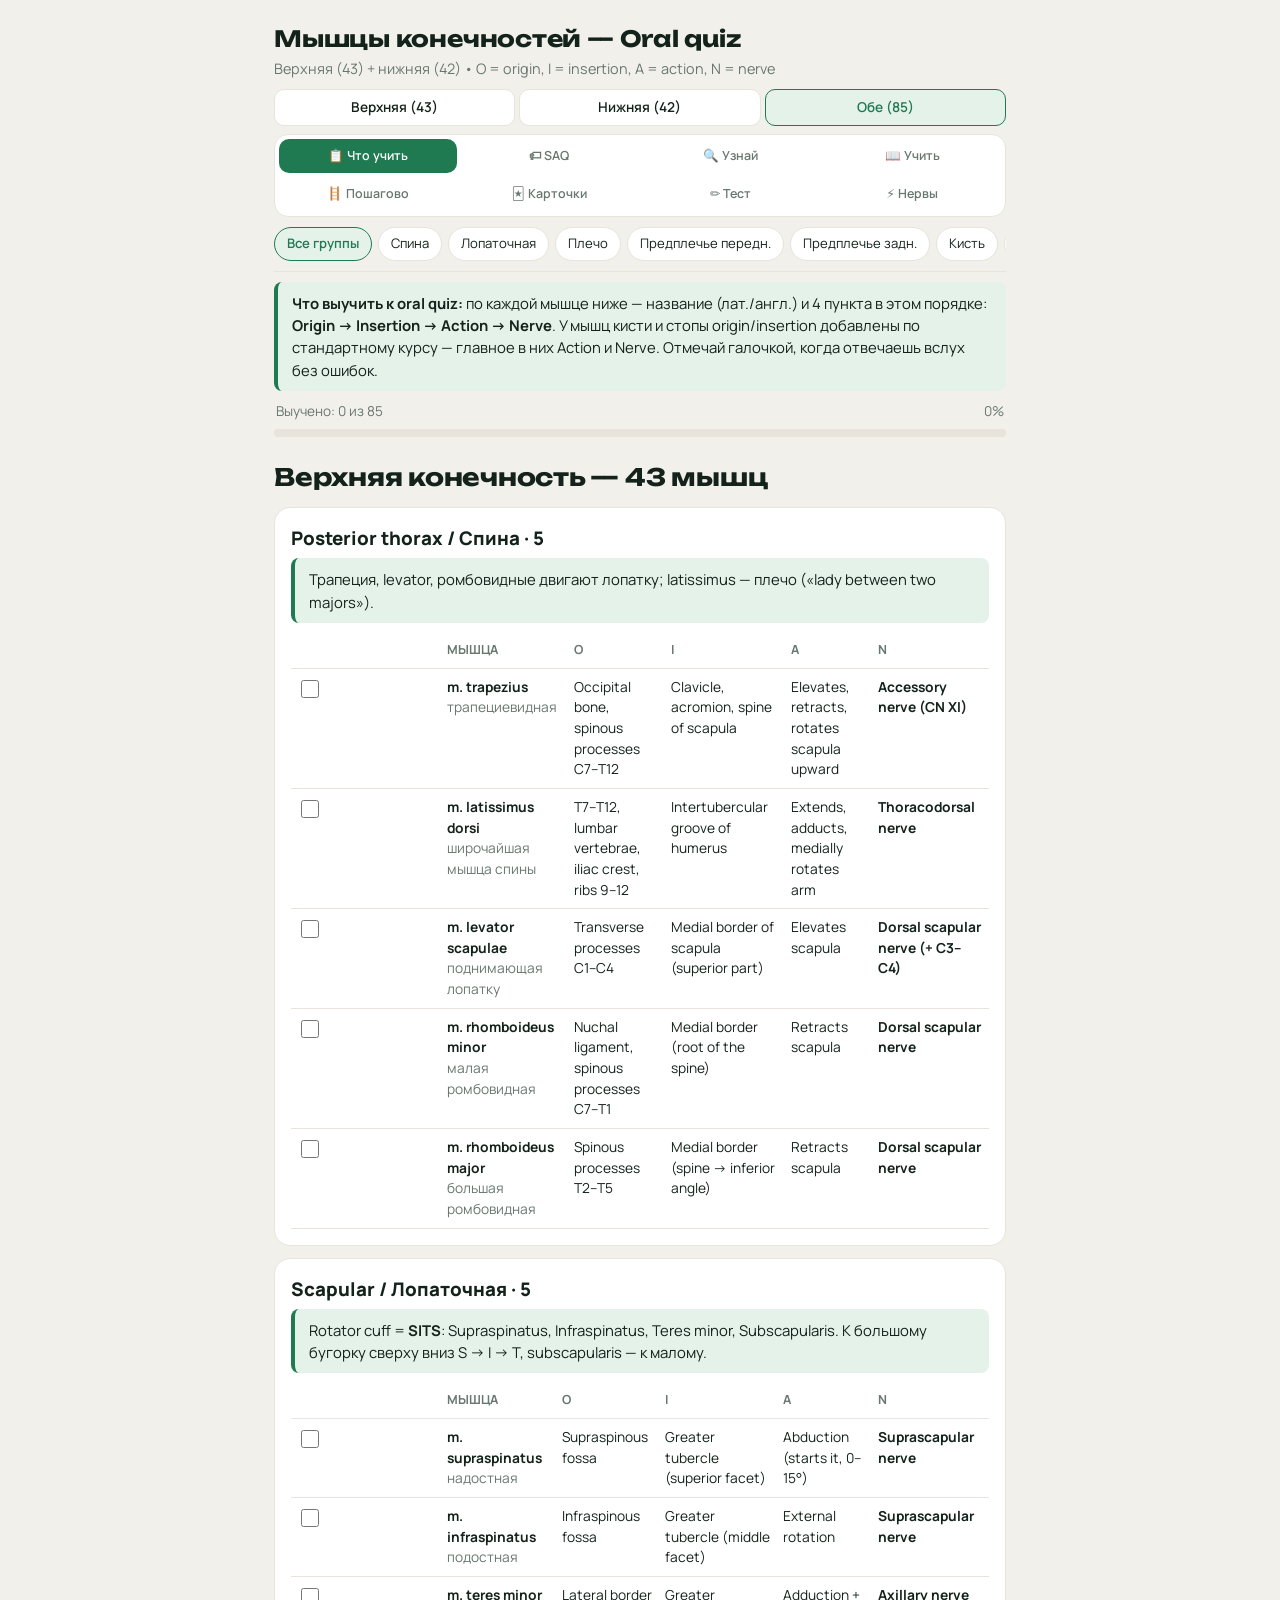
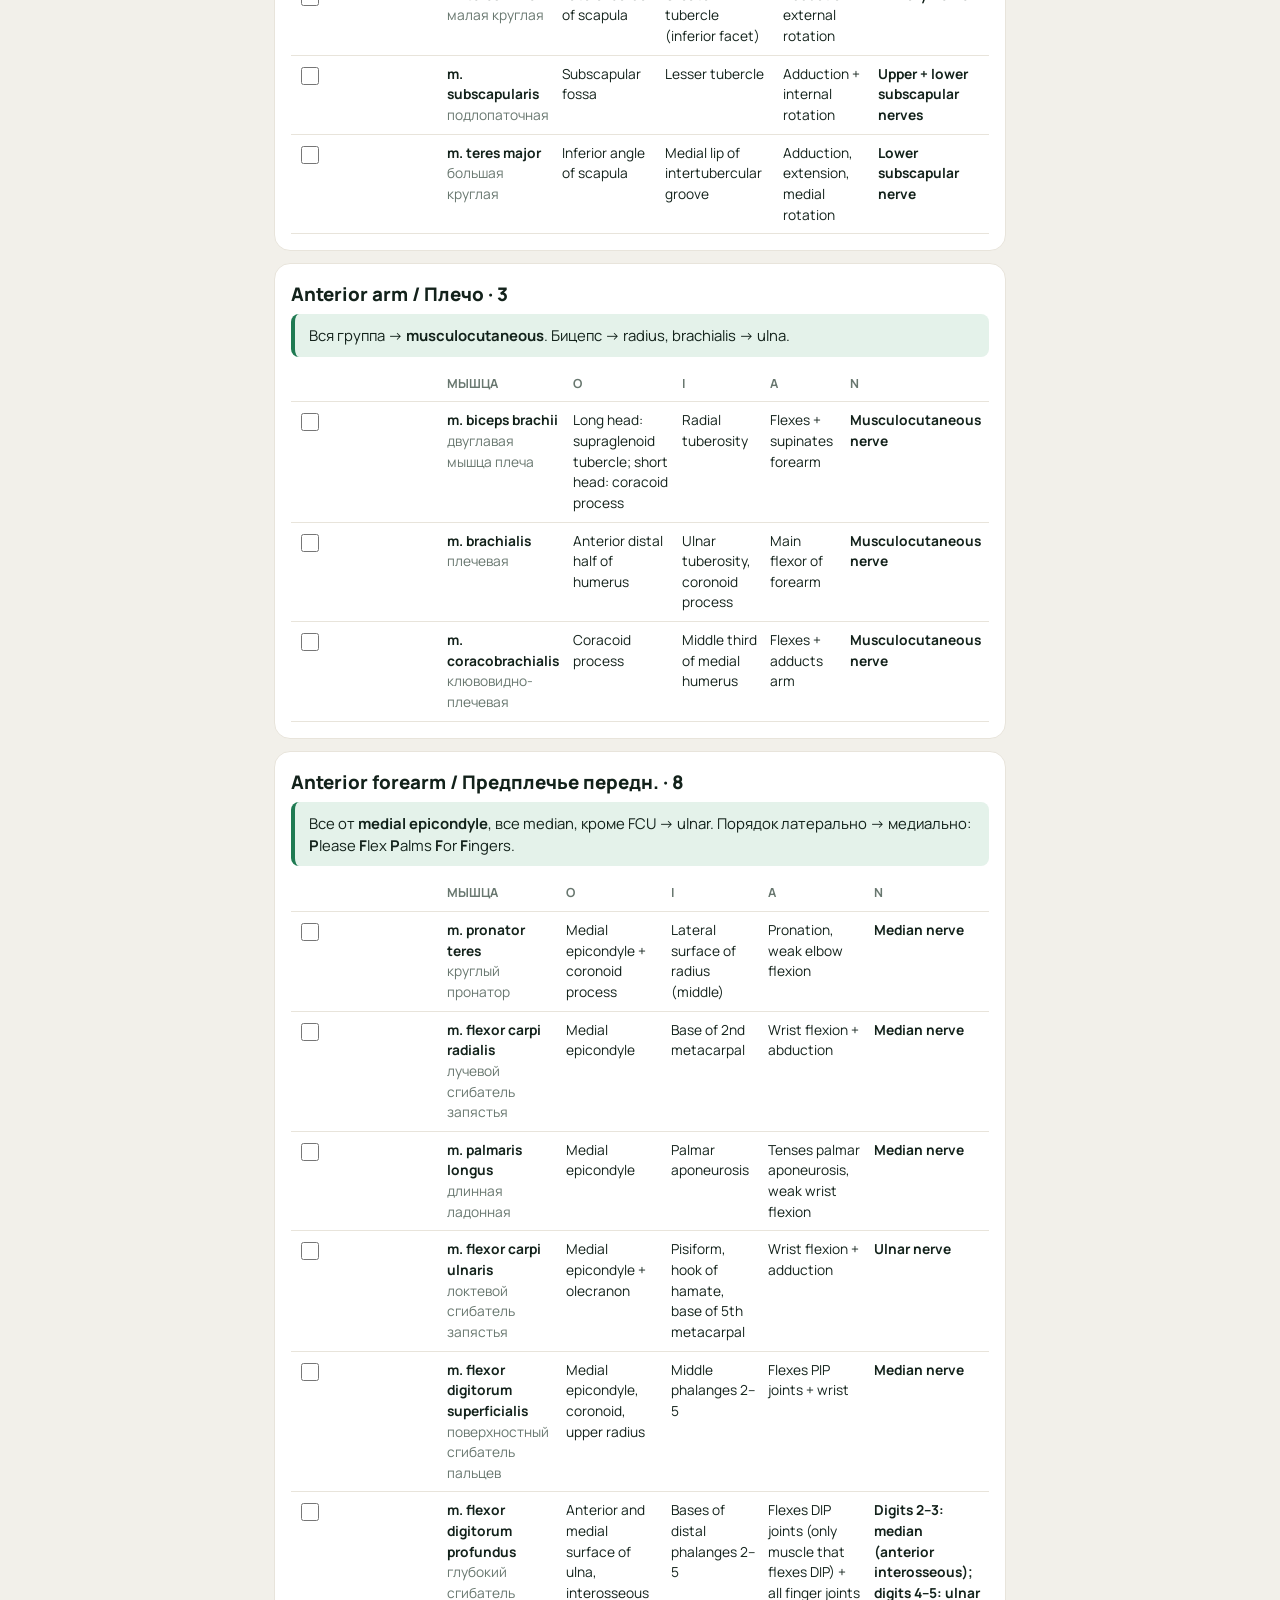
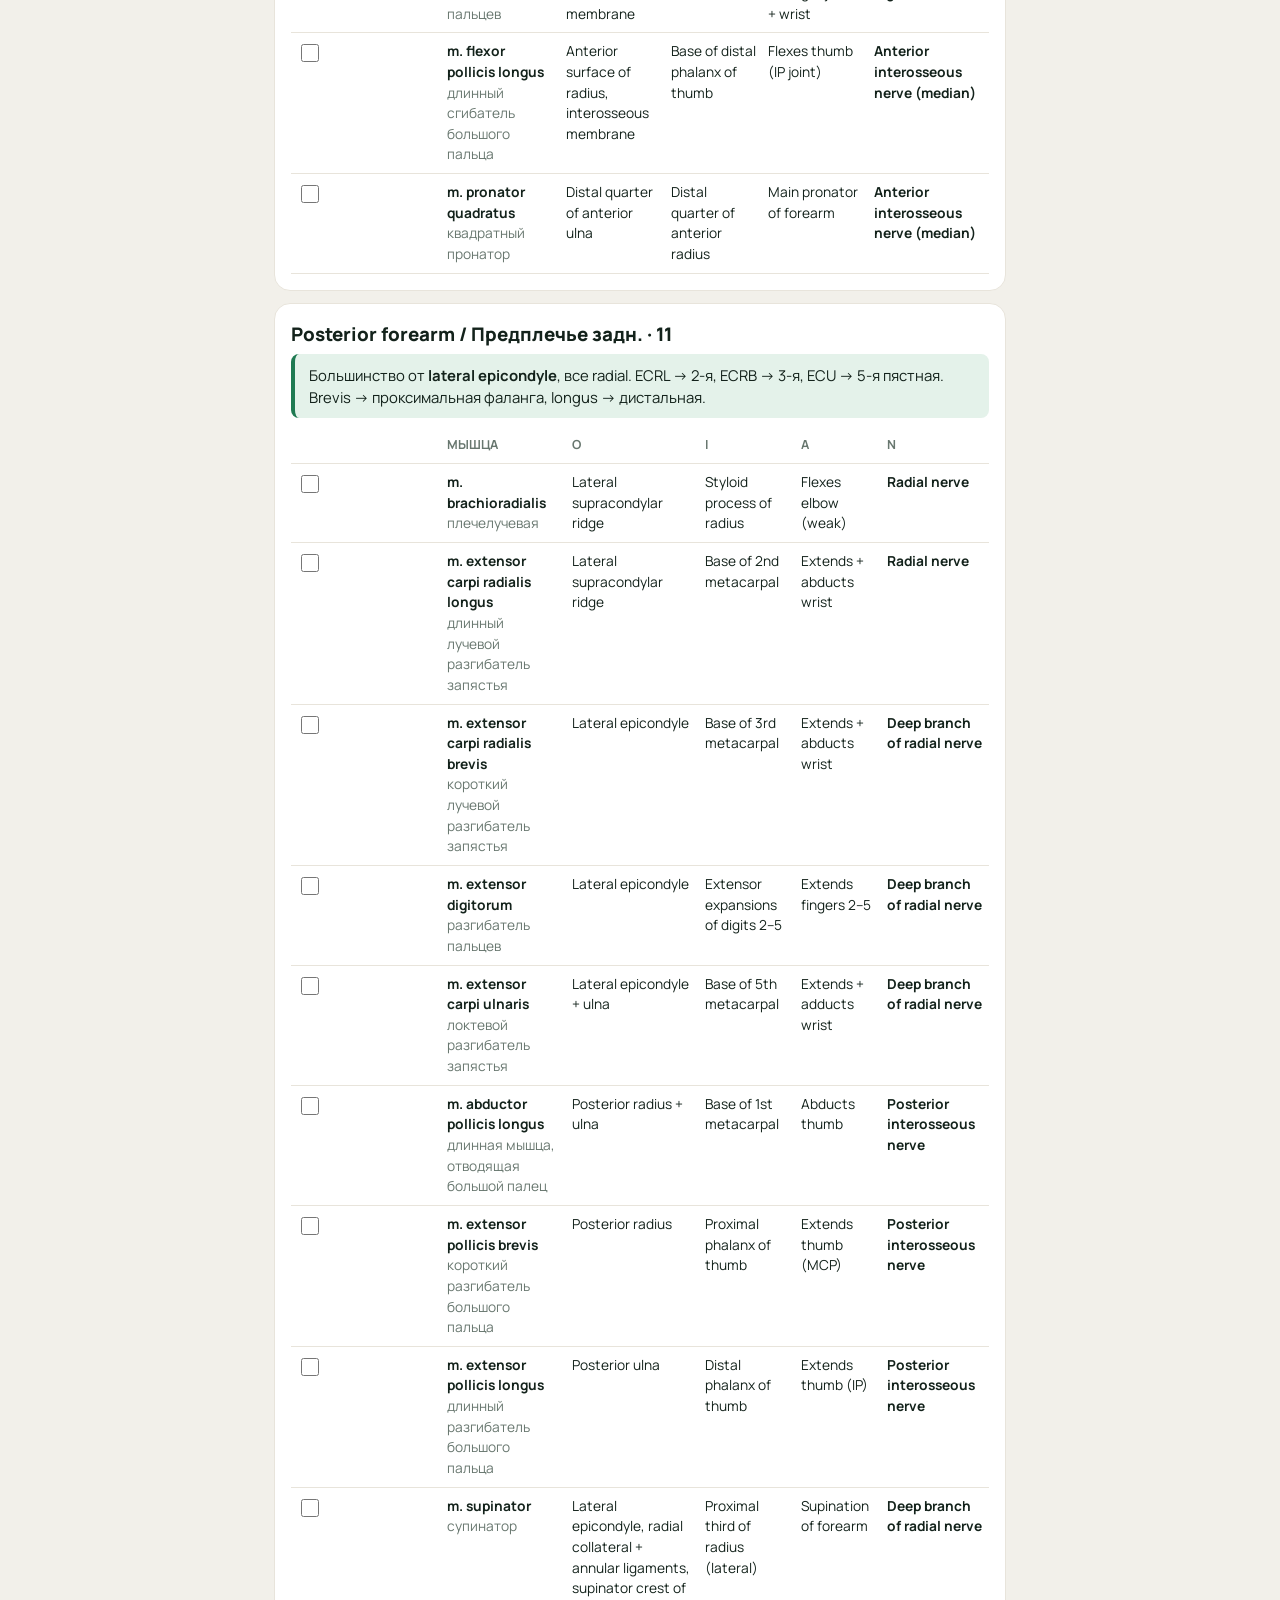
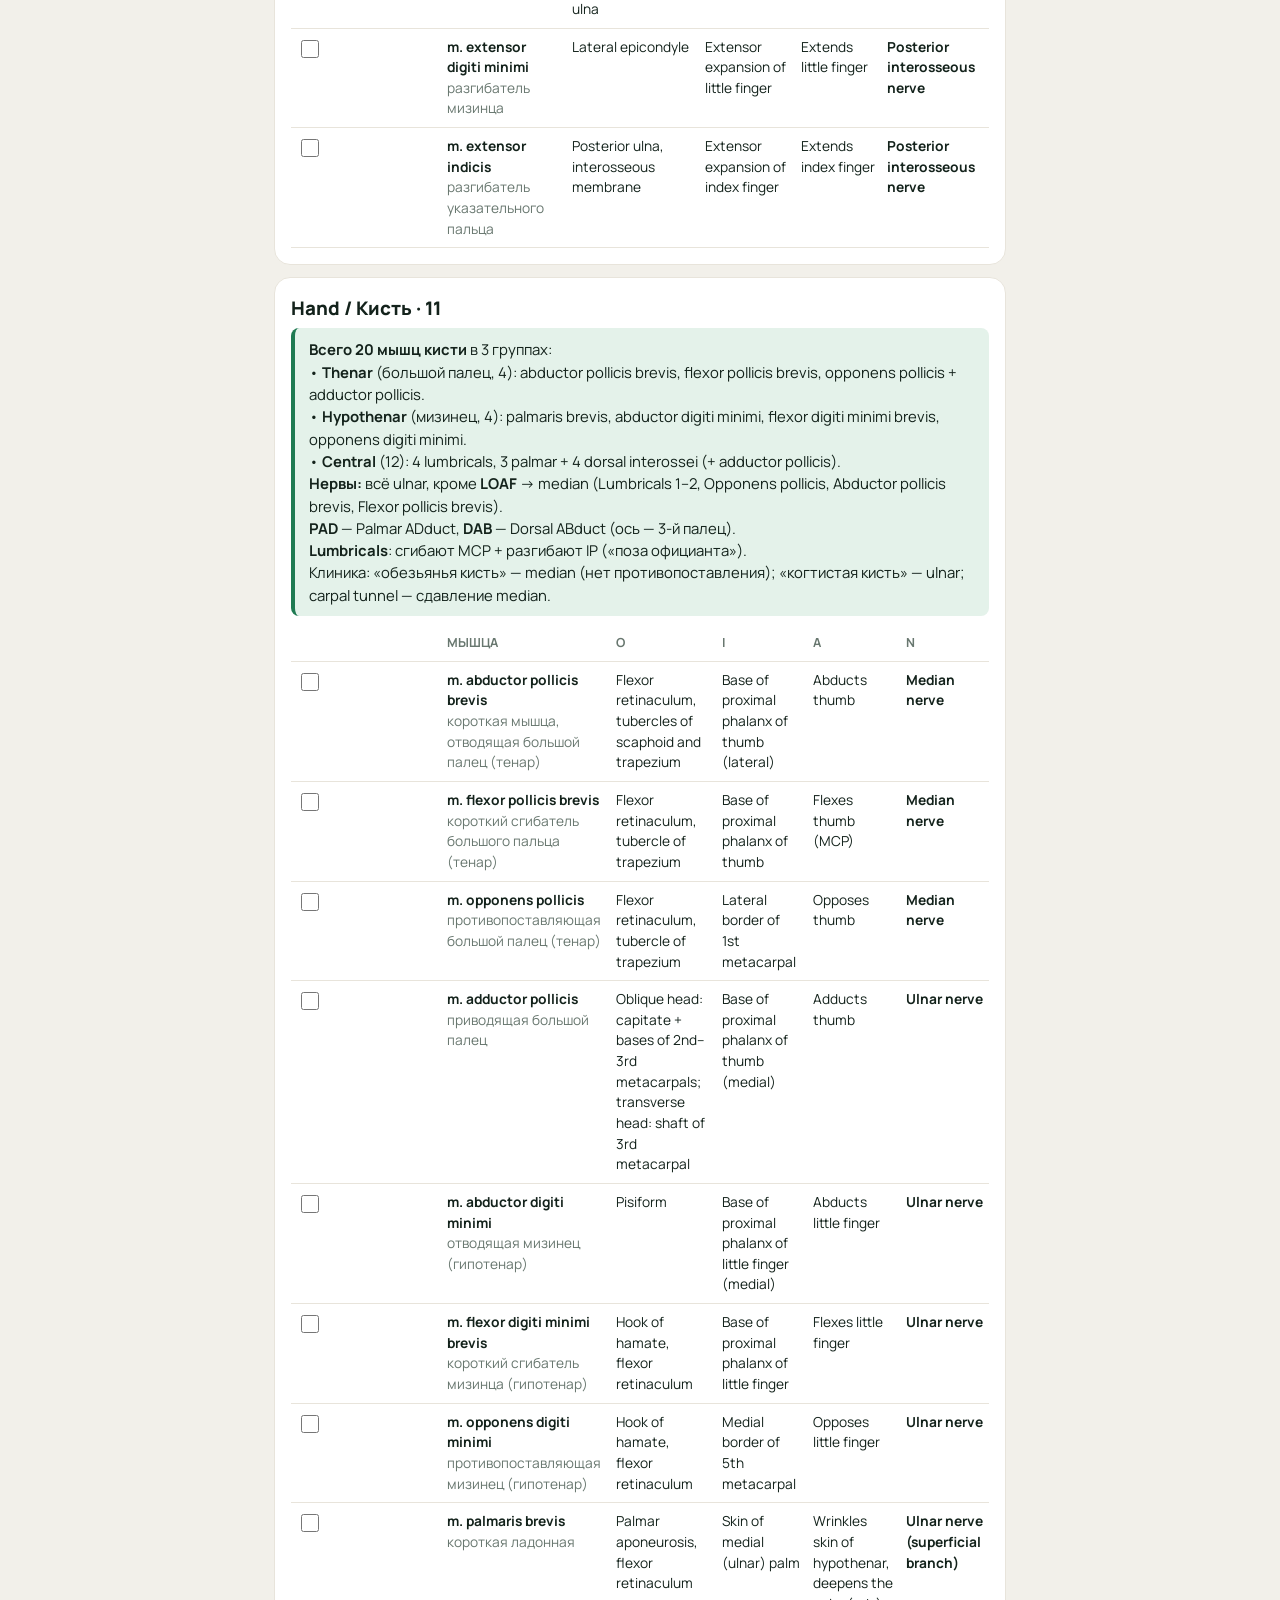
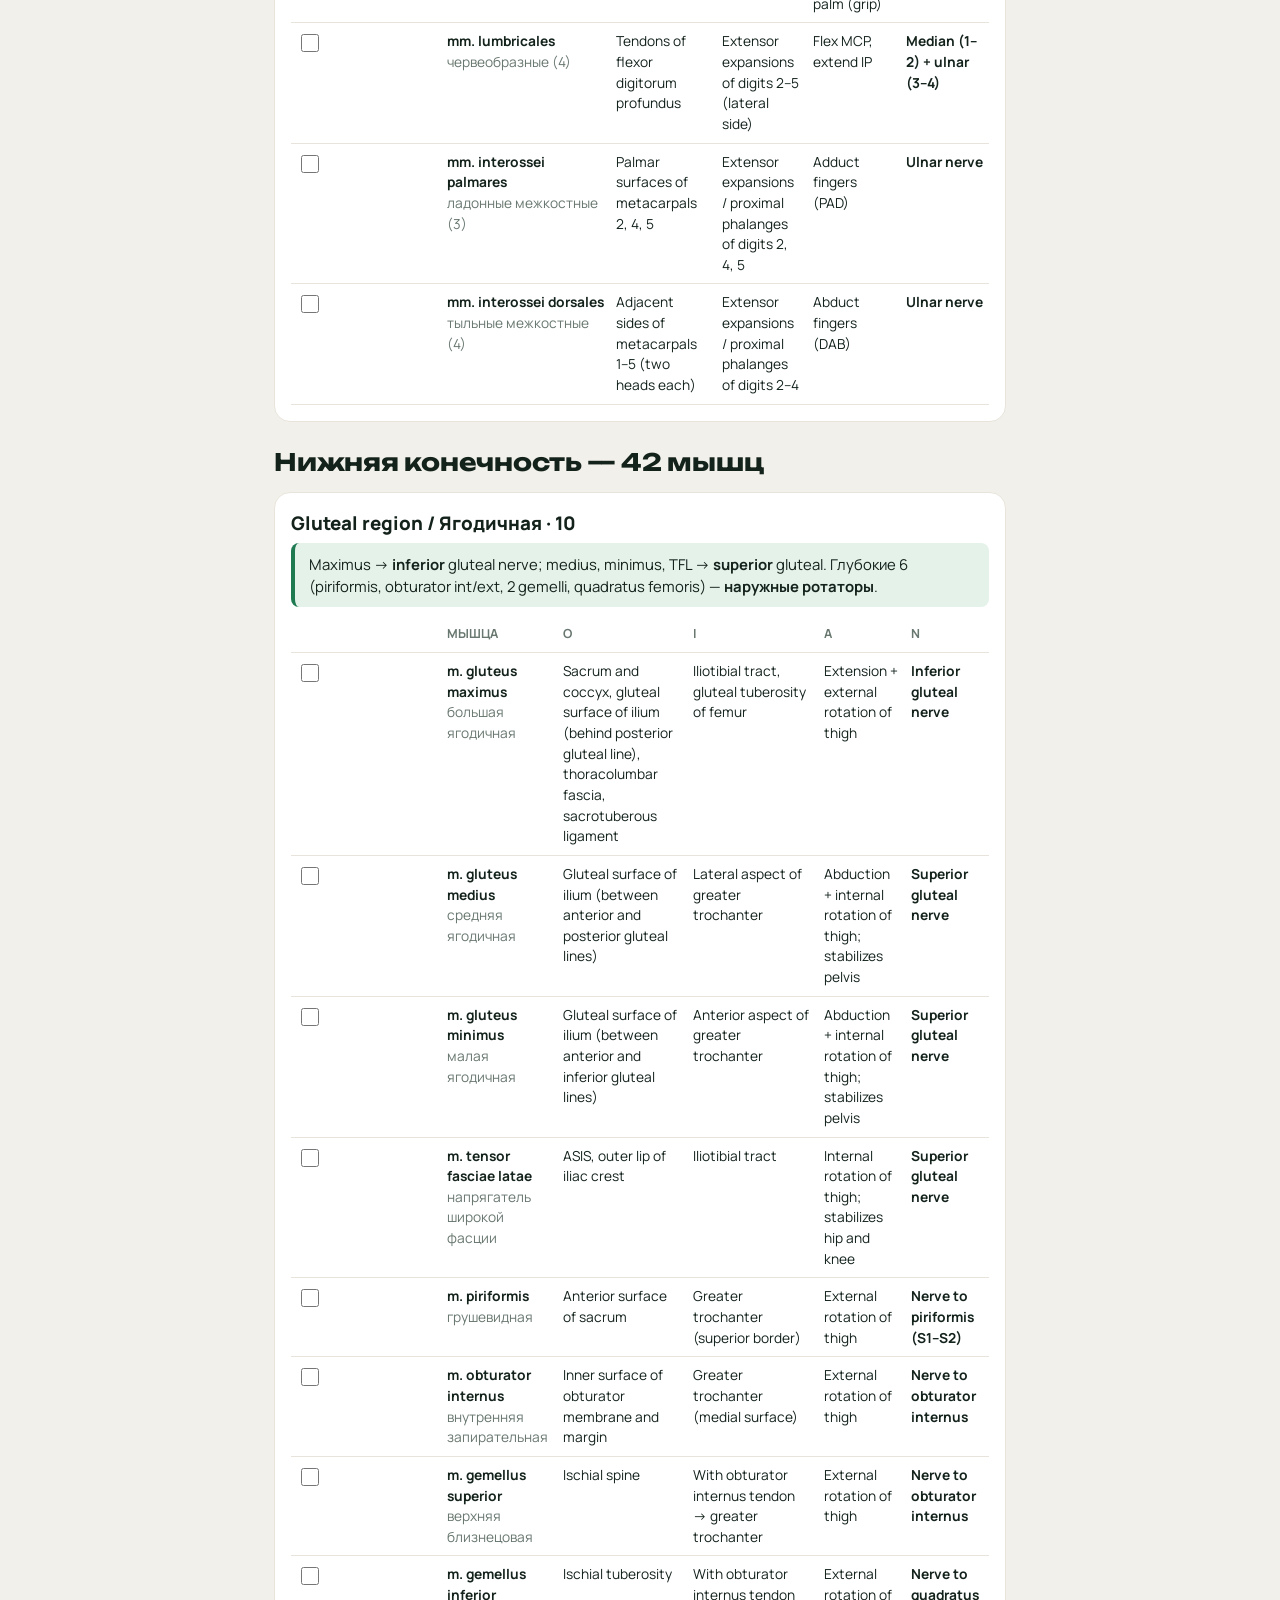
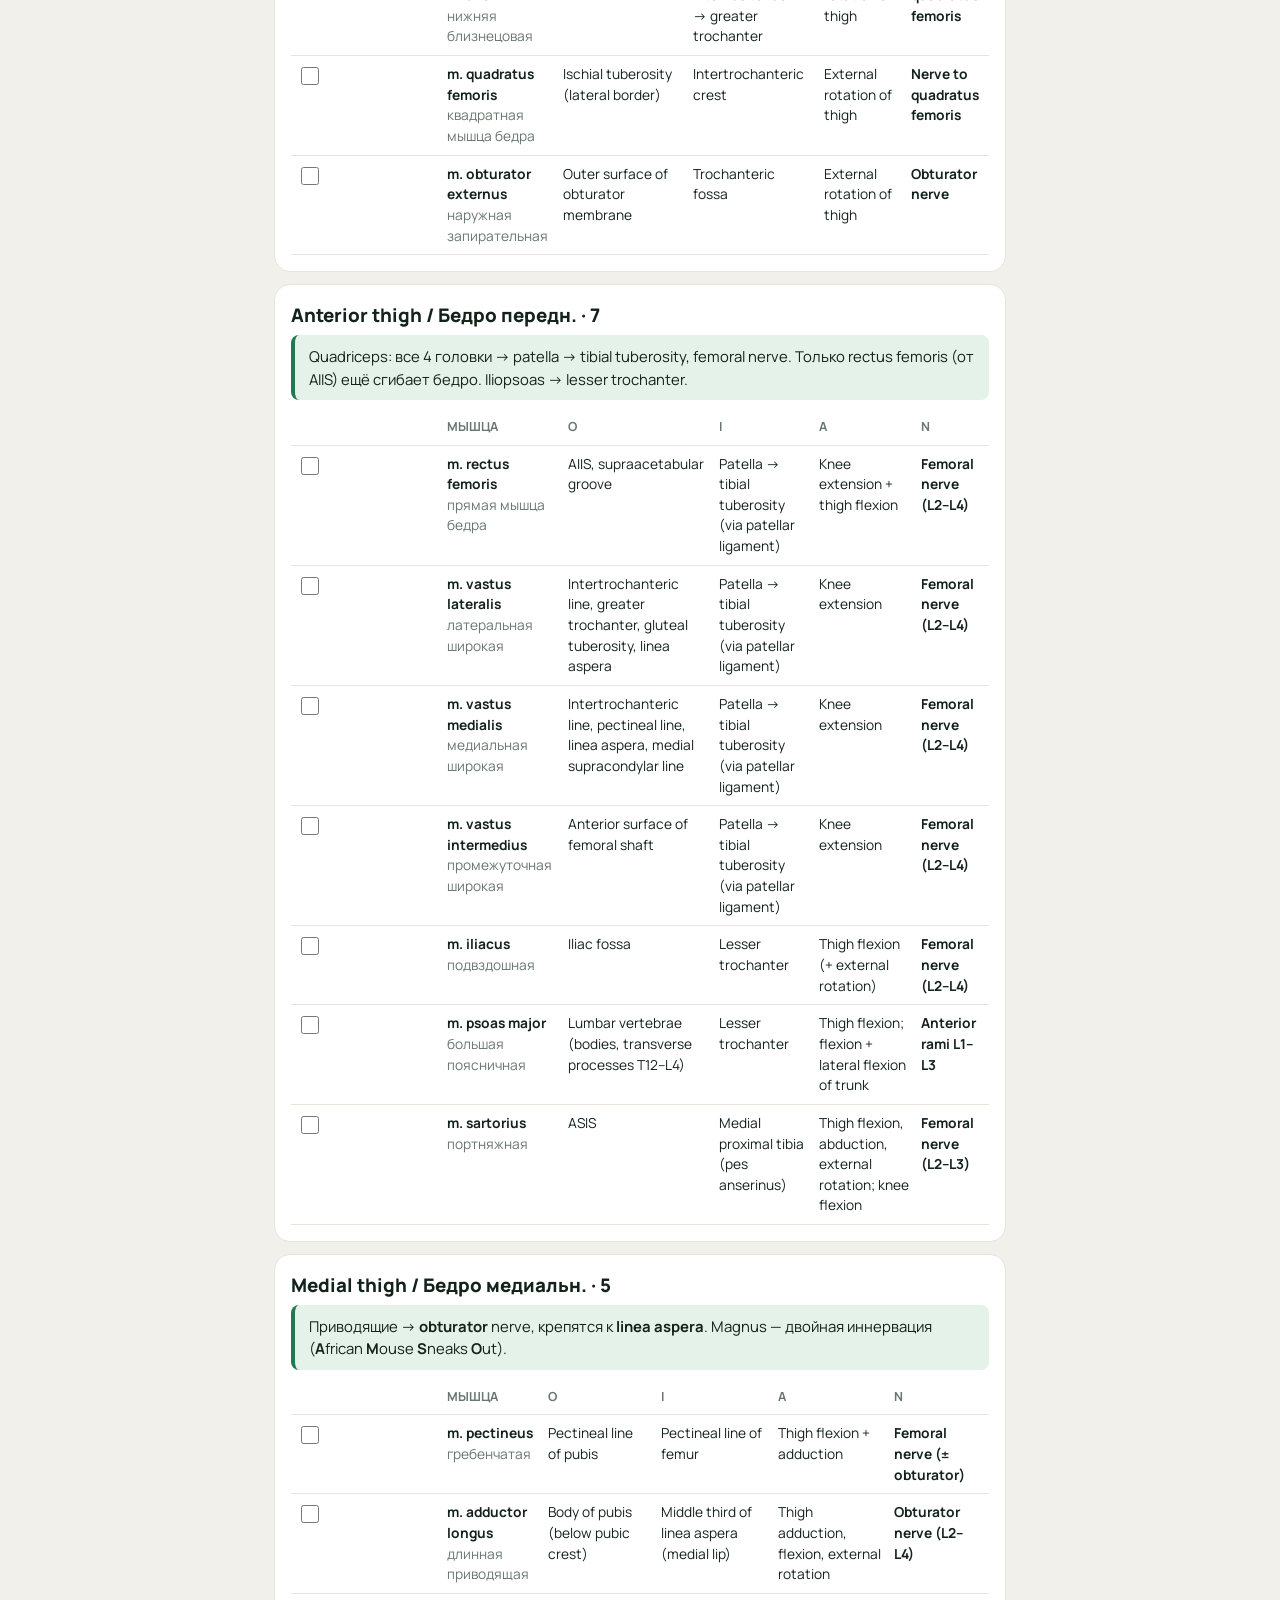
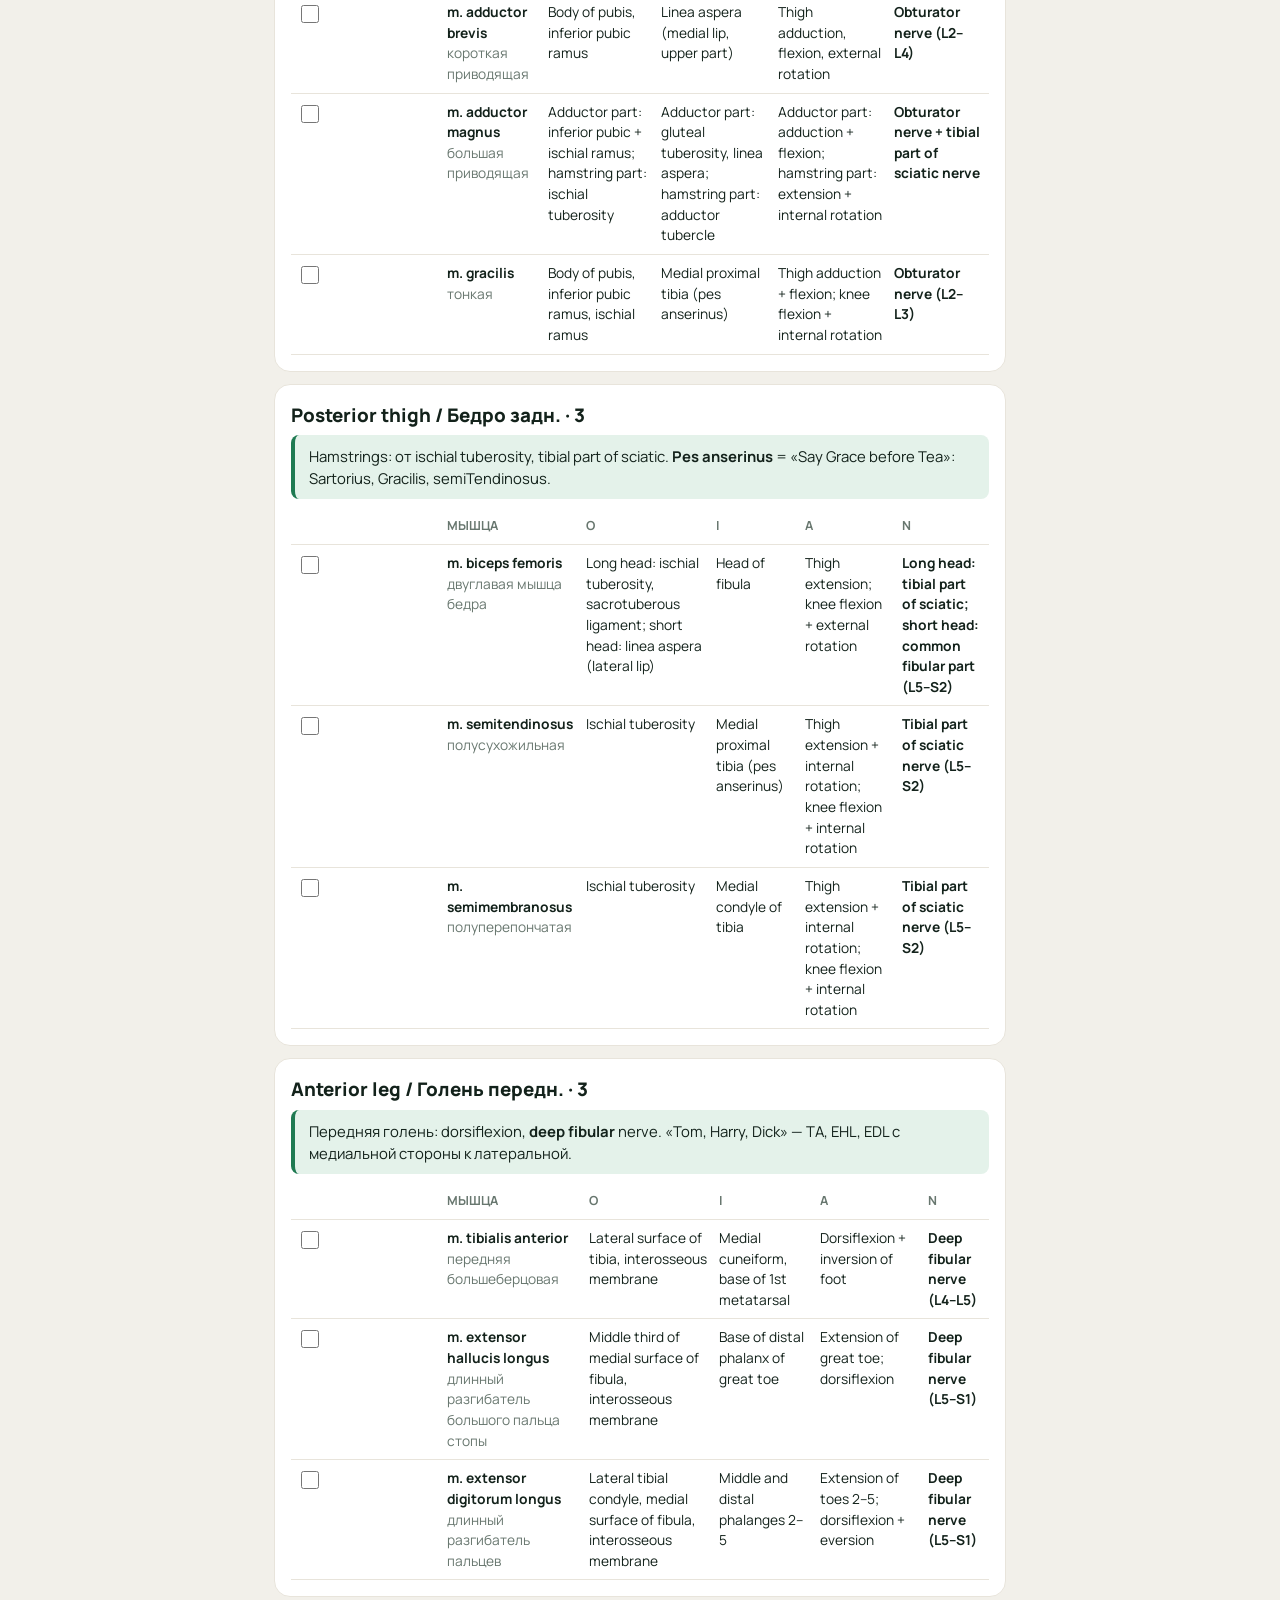
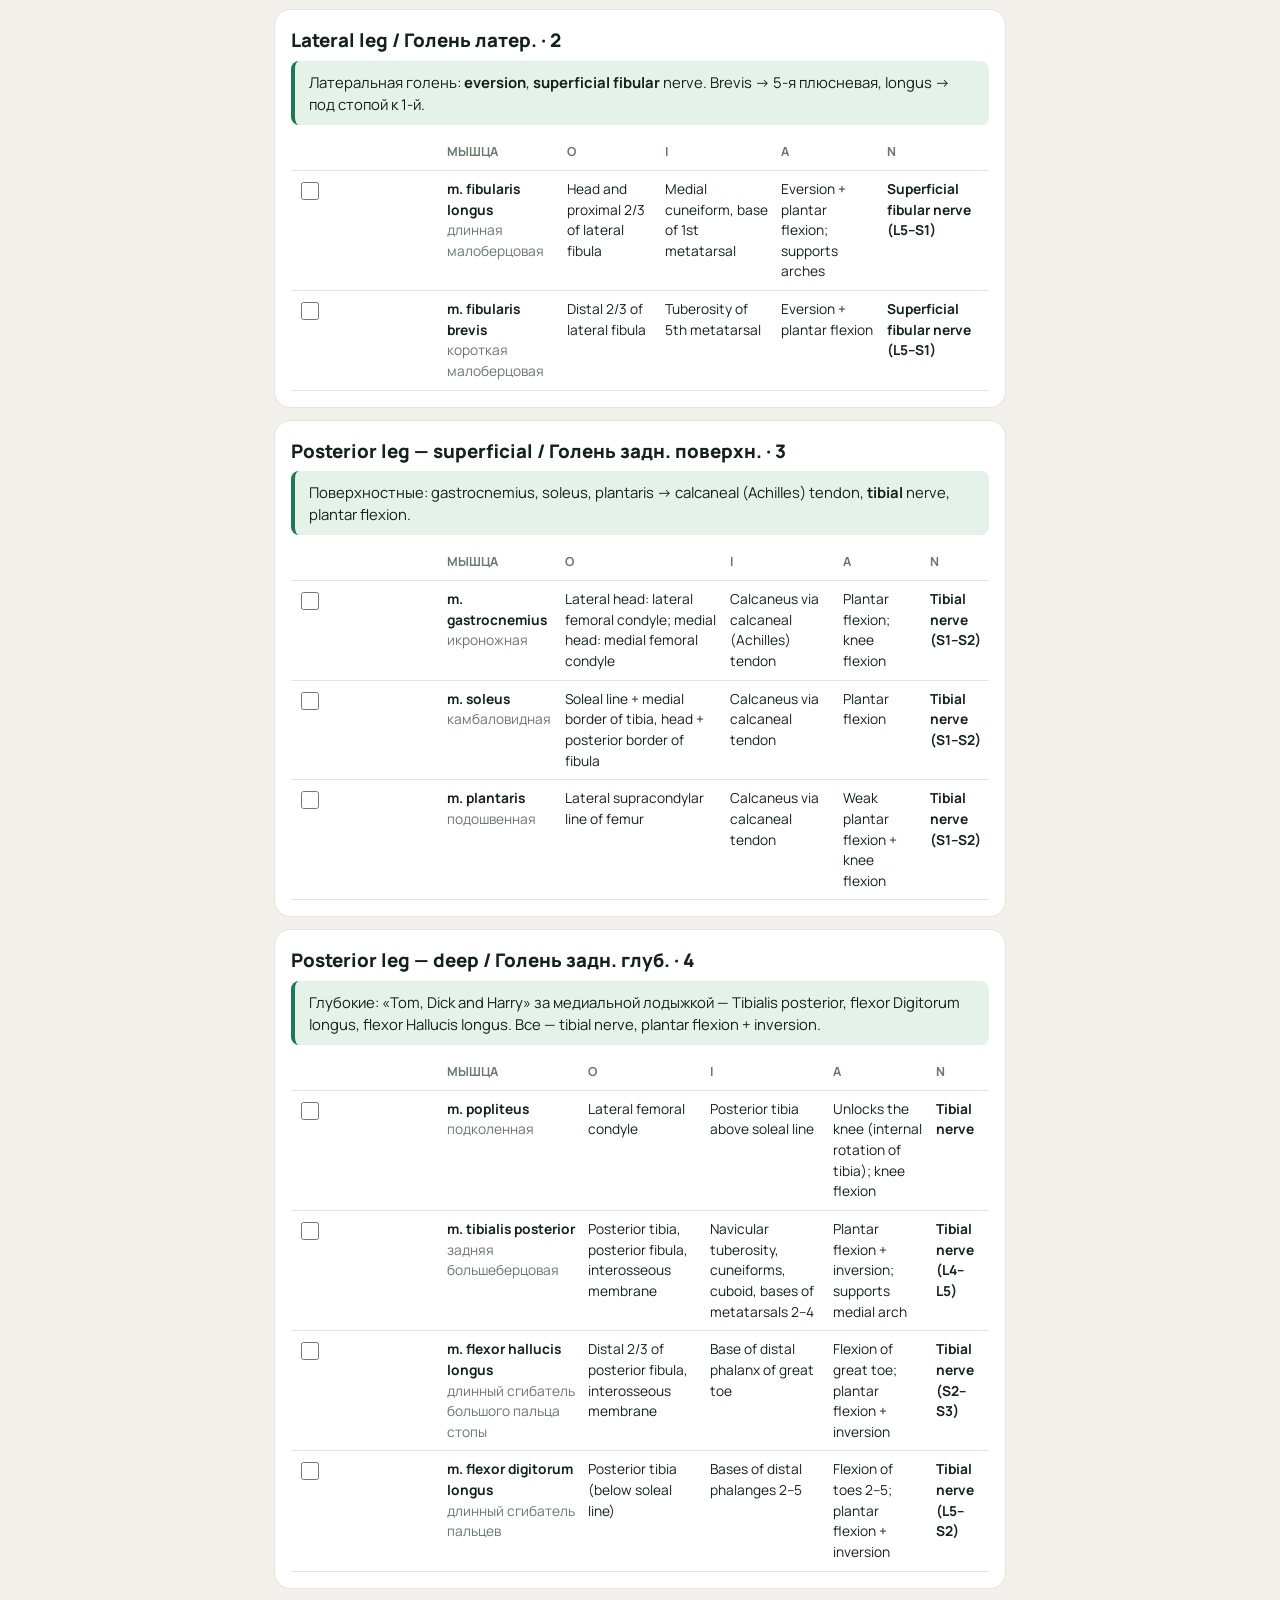
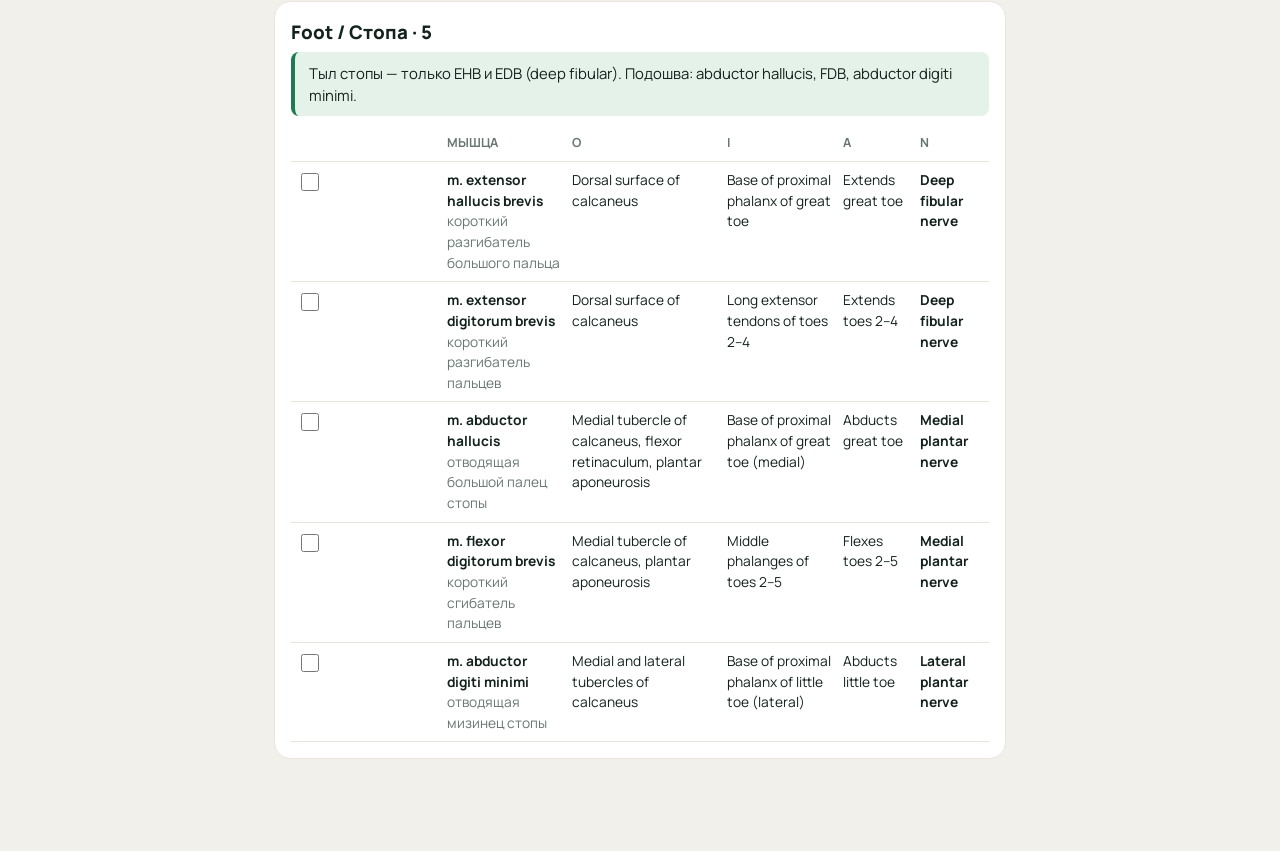
<file: m/index.html>
<!DOCTYPE html>
<html lang="ru">
<head>
<meta charset="utf-8">
<meta name="viewport" content="width=device-width, initial-scale=1">
<title>Мышцы конечностей — Oral quiz</title>
<link rel="preconnect" href="https://fonts.googleapis.com">
<link href="https://fonts.googleapis.com/css2?family=Inter:wght@400;500;600;700&display=swap" rel="stylesheet">
<style>
:root{--bg:#f3f5f8;--card:#fff;--ink:#1f2430;--muted:#687083;--line:#dfe4ec;--acc:#2f5aa0;--acc-soft:#e6eefa;--good:#2f7d5b;--good-soft:#e4f3ec;--bad:#b5503f;--bad-soft:#f9e8e4;--warn:#8a6a12;--warn-soft:#fbf3dc;--r:16px}
@media (prefers-color-scheme:dark){:root{--bg:#15171c;--card:#1e2128;--ink:#e9ebf0;--muted:#a0a6b4;--line:#30343e;--acc:#8fb0ec;--acc-soft:#1f2a3d;--good:#6cc49a;--good-soft:#1d3229;--bad:#e28b7b;--bad-soft:#3a2420;--warn:#e3c56d;--warn-soft:#352e1a}}
*{box-sizing:border-box}
html,body{margin:0;background:var(--bg);color:var(--ink);font-family:Inter,system-ui,-apple-system,sans-serif;font-size:16px;line-height:1.5;-webkit-text-size-adjust:100%}
.wrap{max-width:760px;margin:0 auto;padding:16px 14px 80px}
h1{font-size:1.4rem;margin:6px 0 2px;letter-spacing:-.01em}
.sub{color:var(--muted);font-size:.9rem;margin:0}
.bar{position:sticky;top:0;z-index:5;background:var(--bg);padding:10px 0 8px;border-bottom:1px solid var(--line);margin-bottom:10px}
.seg{display:grid;grid-template-columns:repeat(3,1fr);gap:4px;margin-bottom:8px}.seg button{border:1px solid var(--line);background:var(--card);color:var(--ink);font:inherit;font-weight:600;font-size:.85rem;padding:7px;border-radius:10px;cursor:pointer}.seg button.on{border-color:var(--acc);background:var(--acc-soft);color:var(--acc)}
.wl td{font-size:.86rem}.wl td:first-child{min-width:150px}.wl tr.k td{color:var(--muted)}.wl input{width:18px;height:18px;accent-color:var(--good)}
@media (max-width:620px){.wl thead{display:none}.wl tr{display:block;border-bottom:1px solid var(--line);padding:8px 0}.wl td{display:block;border:0;padding:2px 0}.wl td[data-l]:before{content:attr(data-l)": ";font-weight:700;color:var(--acc)}}
.tabs{display:grid;grid-template-columns:repeat(4,1fr);gap:4px;background:var(--card);border:1px solid var(--line);border-radius:14px;padding:4px}
.tabs button{border:0;background:transparent;color:var(--muted);font:inherit;font-weight:600;font-size:.78rem;padding:8px 2px;border-radius:10px;cursor:pointer}
.tabs button.on{background:var(--acc);color:#fff}
@media (prefers-color-scheme:dark){.tabs button.on,.btn.p,.num{color:#15171c!important}}
.chips{display:flex;gap:6px;overflow-x:auto;padding:10px 0 2px;scrollbar-width:none}
.chips::-webkit-scrollbar{display:none}
.chip{flex:none;border:1px solid var(--line);background:var(--card);color:var(--ink);border-radius:99px;padding:6px 12px;font:inherit;font-size:.82rem;cursor:pointer}
.chip.on{border-color:var(--acc);background:var(--acc-soft);color:var(--acc);font-weight:600}
.card{background:var(--card);border:1px solid var(--line);border-radius:var(--r);padding:16px;margin:12px 0}
.gh{display:flex;align-items:baseline;justify-content:space-between;gap:8px;margin:18px 0 4px}
.gh h2{font-size:1.1rem;margin:0}
.gh span{color:var(--muted);font-size:.85rem}
.m h3{margin:0 0 2px;font-size:1.02rem}
.m .ru{color:var(--muted);font-size:.85rem;margin-bottom:10px}
.row{display:grid;grid-template-columns:28px 1fr;gap:8px;padding:6px 0;border-top:1px solid var(--line);font-size:.95rem}
.k{font-weight:700;color:var(--acc)}
.note{background:var(--warn-soft);color:var(--warn);border-radius:10px;padding:8px 12px;font-size:.88rem;margin-top:10px}
.tip{background:var(--acc-soft);border-left:4px solid var(--acc);border-radius:8px;padding:10px 14px;margin:10px 0;font-size:.93rem}
.flash{min-height:270px;display:flex;flex-direction:column;justify-content:center;text-align:center;cursor:pointer;user-select:none}
.flash .front h3{font-size:1.45rem;margin:0}
.flash .front .ru{color:var(--muted);margin-top:4px}
.flash .hint{color:var(--muted);font-size:.8rem;margin-top:18px}
.flash .back{text-align:left}
.flash .back h3{margin:0 0 6px;font-size:1.1rem}
.fbtns{display:grid;grid-template-columns:1fr 1fr;gap:10px}
.btn{border:0;font:inherit;font-weight:600;font-size:.95rem;border-radius:12px;padding:12px 14px;cursor:pointer}
.btn.p{background:var(--acc);color:#fff}
.btn.g{background:var(--good-soft);color:var(--good)}
.btn.b{background:var(--bad-soft);color:var(--bad)}
.btn.ghost{background:transparent;border:1px solid var(--line);color:var(--muted)}
.btn:disabled{opacity:.4;cursor:default}
.prog{color:var(--muted);font-size:.85rem;display:flex;justify-content:space-between;margin:8px 2px}
.track{height:8px;background:var(--line);border-radius:99px;overflow:hidden}
.fill{height:100%;background:var(--good);width:0;transition:width .3s}
.q{font-size:1.05rem;font-weight:600;margin:0 0 12px}
.opts{display:grid;gap:8px}
.opt{text-align:left;border:1.5px solid var(--line);background:transparent;color:var(--ink);border-radius:12px;padding:11px 13px;font:inherit;font-size:.95rem;cursor:pointer}
.opt.right{border-color:var(--good);background:var(--good-soft)}
.opt.wrong{border-color:var(--bad);background:var(--bad-soft)}
.opt:disabled{cursor:default}
.fb{margin-top:12px;font-size:.92rem;border-radius:10px;padding:10px 12px}
.fb.ok{background:var(--good-soft);color:var(--good)}
.fb.no{background:var(--bad-soft);color:var(--bad)}
.big{font-size:2.2rem;font-weight:700;margin:0}
table{width:100%;border-collapse:collapse;font-size:.92rem}
td,th{text-align:left;padding:8px 6px;border-bottom:1px solid var(--line);vertical-align:top}
th{color:var(--muted);font-size:.78rem;text-transform:uppercase}
.mist li{margin:6px 0}
.pic{display:block;width:100%;max-height:260px;object-fit:contain;background:#fff;border-radius:12px;border:1px solid var(--line);margin:4px 0 10px}
.pic.big{max-height:420px}
.cap{color:var(--muted);font-size:.78rem;margin:-6px 0 10px}
.steplist{display:flex;gap:6px;margin:0 0 12px;flex-wrap:wrap}
.st{flex:1;min-width:60px;text-align:center;font-size:.75rem;font-weight:600;padding:6px 4px;border-radius:8px;background:var(--line);color:var(--muted)}
.st.cur{background:var(--acc-soft);color:var(--acc)}
.st.ok{background:var(--good-soft);color:var(--good)}
.st.no{background:var(--bad-soft);color:var(--bad)}
.lab{display:grid;grid-template-columns:34px 1fr 44px;gap:8px;align-items:center;margin:8px 0}
.num{width:30px;height:30px;border-radius:50%;background:var(--acc);color:#fff;display:grid;place-items:center;font-weight:700;font-size:.9rem}
.lab input{font:inherit;font-size:16px;padding:10px 12px;border:1.5px solid var(--line);border-radius:10px;background:var(--card);color:var(--ink);width:100%}
.lab input.ok{border-color:var(--good);background:var(--good-soft)}
.lab input.no{border-color:var(--bad);background:var(--bad-soft)}
.lab button{height:42px;border:0;border-radius:10px;background:var(--acc-soft);color:var(--acc);font-weight:700;font-size:1rem;cursor:pointer}
.ans{grid-column:2/4;font-size:.85rem;margin:-4px 0 4px}
.ans.ok{color:var(--good)} .ans.no{color:var(--bad)}
.mov{display:grid;grid-template-columns:repeat(auto-fit,minmax(140px,1fr));gap:8px;margin-top:10px}.mov figure{margin:0;background:var(--acc-soft);border-radius:12px;padding:6px 6px 8px}.mov figcaption{font-size:.8rem;font-weight:600;color:var(--acc);text-align:center}.vid{display:block;margin-top:8px;text-align:center;padding:10px;border-radius:10px;border:1px solid var(--line);color:var(--acc);font-weight:600;font-size:.9rem;text-decoration:none}
.hintbox{background:var(--warn-soft);color:var(--warn);border-radius:10px;padding:8px 12px;font-size:.88rem;margin-top:10px}
</style>
<link href="https://fonts.googleapis.com/css2?family=Unbounded:wght@600;700&family=Manrope:wght@400;500;600;700;800&display=swap" rel="stylesheet">
<link rel="stylesheet" href="../theme.css">
<script>document.addEventListener('error',e=>{const t=e.target;if(t&&t.tagName==='IMG'){t.style.display='none';if(!t.dataset.n){t.dataset.n=1;const d=document.createElement('div');d.className='cap';d.textContent='Картинка доступна в версии Claude';t.after(d)}}},true);</script>
</head>
<body>
<div class="wrap">
  <h1>Мышцы конечностей — Oral quiz</h1>
  <p class="sub">Верхняя (43) + нижняя (42) • O = origin, I = insertion, A = action, N = nerve</p>
  <div class="bar">
    <div class="seg" id="seg"></div>
    <div class="tabs" id="tabs">
      <button data-v="what">📋 Что учить</button>
      <button data-v="saq">🏷 SAQ</button>
      <button data-v="id">🔍 Узнай</button>
      <button data-v="learn">📖 Учить</button>
      <button data-v="steps">🪜 Пошагово</button>
      <button data-v="cards">🃏 Карточки</button>
      <button data-v="quiz">✏️ Тест</button>
      <button data-v="nerves">⚡ Нервы</button>
    </div>
    <div class="chips" id="chips"></div>
  </div>
  <main id="view"></main>
</div>
<script src="motion.js"></script>
<script>
const UGROUPS = {
  back:{en:"Posterior thorax",ru:"Спина"},
  scap:{en:"Scapular",ru:"Лопаточная"},
  arm:{en:"Anterior arm",ru:"Плечо"},
  aff:{en:"Anterior forearm",ru:"Предплечье передн."},
  pff:{en:"Posterior forearm",ru:"Предплечье задн."},
  hand:{en:"Hand",ru:"Кисть"}
};
const UM = [
 {g:"back",img:"u_trapezius",n:"m. trapezius",ru:"трапециевидная",o:"Occipital bone, spinous processes C7–T12",i:"Clavicle, acromion, spine of scapula",a:"Elevates, retracts, rotates scapula upward",nv:"Accessory nerve (CN XI)"},
 {g:"back",img:"u_latissimus",n:"m. latissimus dorsi",ru:"широчайшая мышца спины",o:"T7–T12, lumbar vertebrae, iliac crest, ribs 9–12",i:"Intertubercular groove of humerus",a:"Extends, adducts, medially rotates arm",nv:"Thoracodorsal nerve",note:"Двигает плечо, а не лопатку."},
 {g:"back",img:"u_levator",n:"m. levator scapulae",ru:"поднимающая лопатку",o:"Transverse processes C1–C4",i:"Medial border of scapula (superior part)",a:"Elevates scapula",nv:"Dorsal scapular nerve (+ C3–C4)"},
 {g:"back",img:"u_rhomb_minor",n:"m. rhomboideus minor",ru:"малая ромбовидная",o:"Nuchal ligament, spinous processes C7–T1",i:"Medial border (root of the spine)",a:"Retracts scapula",nv:"Dorsal scapular nerve"},
 {g:"back",img:"u_rhomb_major",n:"m. rhomboideus major",ru:"большая ромбовидная",o:"Spinous processes T2–T5",i:"Medial border (spine → inferior angle)",a:"Retracts scapula",nv:"Dorsal scapular nerve"},
 {g:"scap",img:"u_supraspinatus",n:"m. supraspinatus",ru:"надостная",o:"Supraspinous fossa",i:"Greater tubercle (superior facet)",a:"Abduction (starts it, 0–15°)",nv:"Suprascapular nerve"},
 {g:"scap",img:"u_infraspinatus",n:"m. infraspinatus",ru:"подостная",o:"Infraspinous fossa",i:"Greater tubercle (middle facet)",a:"External rotation",nv:"Suprascapular nerve"},
 {g:"scap",img:"u_teres_minor",n:"m. teres minor",ru:"малая круглая",o:"Lateral border of scapula",i:"Greater tubercle (inferior facet)",a:"Adduction + external rotation",nv:"Axillary nerve",note:"Таблица преподавателя: adduction + external rotation."},
 {g:"scap",img:"u_subscapularis",n:"m. subscapularis",ru:"подлопаточная",o:"Subscapular fossa",i:"Lesser tubercle",a:"Adduction + internal rotation",nv:"Upper + lower subscapular nerves",note:"Единственная из манжеты — к малому бугорку."},
 {g:"scap",img:"u_teres_major",n:"m. teres major",ru:"большая круглая",o:"Inferior angle of scapula",i:"Medial lip of intertubercular groove",a:"Adduction, extension, medial rotation",nv:"Lower subscapular nerve",note:"НЕ входит в вращательную манжету."},
 {g:"arm",img:"u_biceps",n:"m. biceps brachii",ru:"двуглавая мышца плеча",o:"Long head: supraglenoid tubercle; short head: coracoid process",i:"Radial tuberosity",a:"Flexes + supinates forearm",nv:"Musculocutaneous nerve",note:"Бицепс → лучевая кость."},
 {g:"arm",img:"u_brachialis",n:"m. brachialis",ru:"плечевая",o:"Anterior distal half of humerus",i:"Ulnar tuberosity, coronoid process",a:"Main flexor of forearm",nv:"Musculocutaneous nerve",note:"Brachialis → локтевая кость."},
 {g:"arm",img:"u_coracobrachialis",n:"m. coracobrachialis",ru:"клювовидно-плечевая",o:"Coracoid process",i:"Middle third of medial humerus",a:"Flexes + adducts arm",nv:"Musculocutaneous nerve"},
 {img:"u_pt",g:"aff",n:"m. pronator teres",ru:"круглый пронатор",o:"Medial epicondyle + coronoid process",i:"Lateral surface of radius (middle)",a:"Pronation, weak elbow flexion",nv:"Median nerve"},
 {img:"u_fcr",g:"aff",n:"m. flexor carpi radialis",ru:"лучевой сгибатель запястья",o:"Medial epicondyle",i:"Base of 2nd metacarpal",a:"Wrist flexion + abduction",nv:"Median nerve"},
 {img:"u_pl",g:"aff",n:"m. palmaris longus",ru:"длинная ладонная",o:"Medial epicondyle",i:"Palmar aponeurosis",a:"Tenses palmar aponeurosis, weak wrist flexion",nv:"Median nerve",note:"Может отсутствовать."},
 {img:"u_fcu",g:"aff",n:"m. flexor carpi ulnaris",ru:"локтевой сгибатель запястья",o:"Medial epicondyle + olecranon",i:"Pisiform, hook of hamate, base of 5th metacarpal",a:"Wrist flexion + adduction",nv:"Ulnar nerve",note:"Единственная в списке передней группы — от локтевого нерва."},
 {img:"u_fds",g:"aff",n:"m. flexor digitorum superficialis",ru:"поверхностный сгибатель пальцев",o:"Medial epicondyle, coronoid, upper radius",i:"Middle phalanges 2–5",a:"Flexes PIP joints + wrist",nv:"Median nerve"},
 {img:"u_fdp",g:"aff",n:"m. flexor digitorum profundus",ru:"глубокий сгибатель пальцев",o:"Anterior and medial surface of ulna, interosseous membrane",i:"Bases of distal phalanges 2–5",a:"Flexes DIP joints (only muscle that flexes DIP) + all finger joints + wrist",nv:"Digits 2–3: median (anterior interosseous); digits 4–5: ulnar",note:"Сверх таблицы преподавателя. Двойная иннервация — частый вопрос."},
 {img:"u_fpl",g:"aff",n:"m. flexor pollicis longus",ru:"длинный сгибатель большого пальца",o:"Anterior surface of radius, interosseous membrane",i:"Base of distal phalanx of thumb",a:"Flexes thumb (IP joint)",nv:"Anterior interosseous nerve (median)",note:"Сверх таблицы преподавателя."},
 {img:"u_pq",g:"aff",n:"m. pronator quadratus",ru:"квадратный пронатор",o:"Distal quarter of anterior ulna",i:"Distal quarter of anterior radius",a:"Main pronator of forearm",nv:"Anterior interosseous nerve (median)",note:"Сверх таблицы преподавателя."},
 {img:"u_br",g:"pff",n:"m. brachioradialis",ru:"плечелучевая",o:"Lateral supracondylar ridge",i:"Styloid process of radius",a:"Flexes elbow (weak)",nv:"Radial nerve",note:"В задней группе, но СГИБАЕТ локоть."},
 {img:"u_ecrl",g:"pff",n:"m. extensor carpi radialis longus",ru:"длинный лучевой разгибатель запястья",o:"Lateral supracondylar ridge",i:"Base of 2nd metacarpal",a:"Extends + abducts wrist",nv:"Radial nerve"},
 {img:"u_ecrb",g:"pff",n:"m. extensor carpi radialis brevis",ru:"короткий лучевой разгибатель запястья",o:"Lateral epicondyle",i:"Base of 3rd metacarpal",a:"Extends + abducts wrist",nv:"Deep branch of radial nerve"},
 {img:"u_ed",g:"pff",n:"m. extensor digitorum",ru:"разгибатель пальцев",o:"Lateral epicondyle",i:"Extensor expansions of digits 2–5",a:"Extends fingers 2–5",nv:"Deep branch of radial nerve"},
 {img:"u_ecu",g:"pff",n:"m. extensor carpi ulnaris",ru:"локтевой разгибатель запястья",o:"Lateral epicondyle + ulna",i:"Base of 5th metacarpal",a:"Extends + adducts wrist",nv:"Deep branch of radial nerve"},
 {img:"u_apl",g:"pff",n:"m. abductor pollicis longus",ru:"длинная мышца, отводящая большой палец",o:"Posterior radius + ulna",i:"Base of 1st metacarpal",a:"Abducts thumb",nv:"Posterior interosseous nerve"},
 {img:"u_pff_layers",g:"pff",n:"m. extensor pollicis brevis",ru:"короткий разгибатель большого пальца",o:"Posterior radius",i:"Proximal phalanx of thumb",a:"Extends thumb (MCP)",nv:"Posterior interosseous nerve"},
 {img:"u_epl",g:"pff",n:"m. extensor pollicis longus",ru:"длинный разгибатель большого пальца",o:"Posterior ulna",i:"Distal phalanx of thumb",a:"Extends thumb (IP)",nv:"Posterior interosseous nerve"},
 {img:"u_sup",g:"pff",n:"m. supinator",ru:"супинатор",o:"Lateral epicondyle, radial collateral + annular ligaments, supinator crest of ulna",i:"Proximal third of radius (lateral)",a:"Supination of forearm",nv:"Deep branch of radial nerve",note:"Сверх таблицы преподавателя. Deep branch радиального нерва проходит сквозь него."},
 {img:"u_pff_layers",g:"pff",n:"m. extensor digiti minimi",ru:"разгибатель мизинца",o:"Lateral epicondyle",i:"Extensor expansion of little finger",a:"Extends little finger",nv:"Posterior interosseous nerve",note:"Сверх таблицы преподавателя."},
 {img:"u_pff_layers",g:"pff",n:"m. extensor indicis",ru:"разгибатель указательного пальца",o:"Posterior ulna, interosseous membrane",i:"Extensor expansion of index finger",a:"Extends index finger",nv:"Posterior interosseous nerve",note:"Сверх таблицы преподавателя."},
 {img:"u_thenar",g:"hand",n:"m. abductor pollicis brevis",ru:"короткая мышца, отводящая большой палец (тенар)",o:"Flexor retinaculum, tubercles of scaphoid and trapezium",i:"Base of proximal phalanx of thumb (lateral)",a:"Abducts thumb",nv:"Median nerve",note:"O/I — по стандартному курсу (в таблице преподавателя и на слайдах их нет)."},
 {img:"u_thenar",g:"hand",n:"m. flexor pollicis brevis",ru:"короткий сгибатель большого пальца (тенар)",o:"Flexor retinaculum, tubercle of trapezium",i:"Base of proximal phalanx of thumb",a:"Flexes thumb (MCP)",nv:"Median nerve",note:"O/I — по стандартному курсу (в таблице преподавателя и на слайдах их нет)."},
 {img:"u_thenar",g:"hand",n:"m. opponens pollicis",ru:"противопоставляющая большой палец (тенар)",o:"Flexor retinaculum, tubercle of trapezium",i:"Lateral border of 1st metacarpal",a:"Opposes thumb",nv:"Median nerve",note:"O/I — по стандартному курсу (в таблице преподавателя и на слайдах их нет)."},
 {img:"u_thenar",g:"hand",n:"m. adductor pollicis",ru:"приводящая большой палец",o:"Oblique head: capitate + bases of 2nd–3rd metacarpals; transverse head: shaft of 3rd metacarpal",i:"Base of proximal phalanx of thumb (medial)",a:"Adducts thumb",nv:"Ulnar nerve",note:"O/I — по стандартному курсу. Единственная мышца большого пальца от локтевого нерва."},
 {img:"u_thenar",g:"hand",n:"m. abductor digiti minimi",ru:"отводящая мизинец (гипотенар)",o:"Pisiform",i:"Base of proximal phalanx of little finger (medial)",a:"Abducts little finger",nv:"Ulnar nerve",note:"O/I — по стандартному курсу (в таблице преподавателя и на слайдах их нет)."},
 {img:"u_thenar",g:"hand",n:"m. flexor digiti minimi brevis",ru:"короткий сгибатель мизинца (гипотенар)",o:"Hook of hamate, flexor retinaculum",i:"Base of proximal phalanx of little finger",a:"Flexes little finger",nv:"Ulnar nerve",note:"O/I — по стандартному курсу (в таблице преподавателя и на слайдах их нет)."},
 {img:"u_thenar",g:"hand",n:"m. opponens digiti minimi",ru:"противопоставляющая мизинец (гипотенар)",o:"Hook of hamate, flexor retinaculum",i:"Medial border of 5th metacarpal",a:"Opposes little finger",nv:"Ulnar nerve",note:"O/I — по стандартному курсу (в таблице преподавателя и на слайдах их нет)."},
 {img:"u_eminence",g:"hand",n:"m. palmaris brevis",ru:"короткая ладонная",o:"Palmar aponeurosis, flexor retinaculum",i:"Skin of medial (ulnar) palm",a:"Wrinkles skin of hypothenar, deepens the palm (grip)",nv:"Ulnar nerve (superficial branch)",note:"Сверх таблицы преподавателя. Единственная мышца кисти от superficial branch ulnar nerve."},
 {g:"hand",img:"u_lumbricals",n:"mm. lumbricales",ru:"червеобразные (4)",o:"Tendons of flexor digitorum profundus",i:"Extensor expansions of digits 2–5 (lateral side)",a:"Flex MCP, extend IP",nv:"Median (1–2) + ulnar (3–4)",note:"O/I — по стандартному курсу (в таблице преподавателя и на слайдах их нет)."},
 {g:"hand",img:"u_palmar_int",n:"mm. interossei palmares",ru:"ладонные межкостные (3)",o:"Palmar surfaces of metacarpals 2, 4, 5",i:"Extensor expansions / proximal phalanges of digits 2, 4, 5",a:"Adduct fingers (PAD)",nv:"Ulnar nerve",note:"O/I — по стандартному курсу (в таблице преподавателя и на слайдах их нет)."},
 {g:"hand",img:"u_dorsal_int",n:"mm. interossei dorsales",ru:"тыльные межкостные (4)",o:"Adjacent sides of metacarpals 1–5 (two heads each)",i:"Extensor expansions / proximal phalanges of digits 2–4",a:"Abduct fingers (DAB)",nv:"Ulnar nerve",note:"O/I — по стандартному курсу (в таблице преподавателя и на слайдах их нет)."}
];
const UGIMG={scap:"u_scap_overview",back:"u_back_overview",arm:"u_arm_overview",aff:"u_aff_overview",pff:"u_pff_overview",hand:"u_hand_overview"};
const UOWN=new Set(["u_trapezius","u_latissimus","u_levator","u_rhomb_minor","u_rhomb_major","u_supraspinatus","u_infraspinatus","u_teres_minor","u_subscapularis","u_teres_major","u_biceps","u_brachialis","u_coracobrachialis","u_pt","u_pq","u_fcr","u_fcu","u_fds","u_fdp","u_pl","u_fpl","u_br","u_sup","u_ed","u_ecu","u_ecrl","u_ecrb","u_epl","u_apl","u_lumbricals","u_palmar_int","u_dorsal_int"]);
const UTIPS={
 nv:{scap:"Supra/infra → suprascapular; teres minor → axillary; teres major → lower subscapular; subscapularis → upper + lower subscapular.",back:"Trapezius → CN XI; latissimus → thoracodorsal; levator + rhomboids → dorsal scapular.",arm:"Вся передняя группа плеча → musculocutaneous.",aff:"Передняя группа предплечья → median, кроме FCU → ulnar.",pff:"Задняя группа → radial; группа большого пальца (APL, EPB, EPL) → posterior interosseous.",hand:"Кисть → ulnar, кроме LOAF → median."},
 o:{scap:"Мышца называется по ямке, где начинается: supra-/infraspinous, subscapular fossa.",aff:"Вся передняя группа начинается от medial epicondyle.",pff:"Задняя группа — от lateral epicondyle (или supracondylar ridge); группа большого пальца — от задней поверхности radius/ulna.",back:"Ромбовидные: minor выше (C7–T1), major ниже (T2–T5).",arm:"Бицепс: long head — supraglenoid tubercle, short head — coracoid."},
 i:{scap:"SITS: к большому бугорку сверху вниз S → I → T; subscapularis — к малому.",arm:"Бицепс → radius, brachialis → ulna.",aff:"FCR → 2-я пястная, FCU → pisiform/hamate/5-я, FDS → средние фаланги.",pff:"ECRL → 2-я, ECRB → 3-я, ECU → 5-я пястная; brevis → проксимальная фаланга, longus → дистальная.",back:"Трапеция → ключица, акромион, ость; latissimus → межбугорковая борозда."},
 a:{scap:"Supraspinatus начинает отведение; infra + teres minor — наружная ротация; subscapularis + teres major — внутренняя.",back:"Трапеция, levator, ромбовидные двигают лопатку; latissimus — плечо.",arm:"Biceps Supinates; brachialis — главный сгибатель.",aff:"Сгибатели запястья/пальцев + пронатор.",pff:"Разгибатели; исключение — brachioradialis сгибает локоть.",hand:"PAD — palmar adduct, DAB — dorsal abduct."}
};
const UGTIP={
 back:"Трапеция, levator, ромбовидные двигают лопатку; latissimus — плечо («lady between two majors»).",
 scap:"Rotator cuff = <b>SITS</b>: Supraspinatus, Infraspinatus, Teres minor, Subscapularis. К большому бугорку сверху вниз S → I → T, subscapularis — к малому.",
 arm:"Вся группа → <b>musculocutaneous</b>. Бицепс → radius, brachialis → ulna.",
 aff:"Все от <b>medial epicondyle</b>, все median, кроме FCU → ulnar. Порядок латерально → медиально: <b>P</b>lease <b>F</b>lex <b>P</b>alms <b>F</b>or <b>F</b>ingers.",
 pff:"Большинство от <b>lateral epicondyle</b>, все radial. ECRL → 2-я, ECRB → 3-я, ECU → 5-я пястная. Brevis → проксимальная фаланга, longus → дистальная.",
 hand:"<b>Всего 20 мышц кисти</b> в 3 группах:<br>• <b>Thenar</b> (большой палец, 4): abductor pollicis brevis, flexor pollicis brevis, opponens pollicis + adductor pollicis.<br>• <b>Hypothenar</b> (мизинец, 4): palmaris brevis, abductor digiti minimi, flexor digiti minimi brevis, opponens digiti minimi.<br>• <b>Central</b> (12): 4 lumbricals, 3 palmar + 4 dorsal interossei (+ adductor pollicis).<br><b>Нервы:</b> всё ulnar, кроме <b>LOAF</b> → median (Lumbricals 1–2, Opponens pollicis, Abductor pollicis brevis, Flexor pollicis brevis).<br><b>PAD</b> — Palmar ADduct, <b>DAB</b> — Dorsal ABduct (ось — 3-й палец).<br><b>Lumbricals</b>: сгибают MCP + разгибают IP («поза официанта»).<br>Клиника: «обезьянья кисть» — median (нет противопоставления); «когтистая кисть» — ulnar; carpal tunnel — сдавление median."
};
const UNERVES=[
 ["Trapezius","Accessory (CN XI)"],["Latissimus dorsi","Thoracodorsal"],["Levator scapulae + rhomboids","Dorsal scapular"],
 ["Supra- + infraspinatus","Suprascapular"],["Teres minor","Axillary"],["Teres major","Lower subscapular"],["Subscapularis","Upper + lower subscapular"],
 ["Передняя группа плеча (3)","Musculocutaneous"],["Передняя группа предплечья","Median (FDP 2–3, FPL, pronator quadratus — anterior interosseous) — кроме FCU и FDP 4–5 → Ulnar"],
 ["Задняя группа предплечья","Radial; APL, EPB, EPL → Posterior interosseous"],["Кисть","Ulnar — кроме LOAF → Median (Lumbricals 1–2, Opponens, Abductor & Flexor pollicis brevis)"],["Supinator","Deep branch of radial"]
];
const USAQ={
 u_back:{title:"Posterior thorax (posterior view)",ans:[["Trapezius"],["Levator scapulae"],["Rhomboid minor","rhomboideus minor"],["Rhomboid major","rhomboideus major"],["Latissimus dorsi"]]},
 u_scap:{title:"Scapular group (posterior view)",ans:[["Supraspinatus"],["Infraspinatus"],["Teres minor"],["Teres major"],["Subscapularis"]]},
 u_arm:{title:"Anterior arm (anterior view)",ans:[["Coracobrachialis"],["Biceps brachii","biceps"],["Brachialis"]]},
 u_aff:{title:"Anterior forearm (anterior view)",ans:[["Pronator teres"],["Flexor carpi radialis","fcr"],["Palmaris longus"],["Flexor carpi ulnaris","fcu"],["Flexor digitorum superficialis","fds"]]},
 u_pff:{title:"Posterior forearm (posterior view)",ans:[["Brachioradialis"],["Extensor carpi radialis longus","ecrl"],["Extensor carpi radialis brevis","ecrb"],["Extensor digitorum","extensor digitorum communis","ed"],["Extensor carpi ulnaris","ecu"],["Extensor pollicis brevis","epb"],["Abductor pollicis longus","apl"],["Extensor pollicis longus","epl"]]},
 u_hand:{title:"Hand (palmar view) — groups",ans:[["Lumbricals","lumbricales","lumbrical muscles","lumbrical"],["Hypothenar muscles","hypothenar"],["Thenar muscles","thenar"],["Interossei","interosseous","interossei muscles","interosseous muscles"]]}
};
const LGROUPS = {
  glut:{en:"Gluteal region",ru:"Ягодичная"},
  ant:{en:"Anterior thigh",ru:"Бедро передн."},
  med:{en:"Medial thigh",ru:"Бедро медиальн."},
  post:{en:"Posterior thigh",ru:"Бедро задн."},
  aleg:{en:"Anterior leg",ru:"Голень передн."},
  lleg:{en:"Lateral leg",ru:"Голень латер."},
  pleg:{en:"Posterior leg — superficial",ru:"Голень задн. поверхн."},
  dleg:{en:"Posterior leg — deep",ru:"Голень задн. глуб."},
  foot:{en:"Foot",ru:"Стопа"}
};
const LM = [
 {g:"glut",img:"gmax",n:"m. gluteus maximus",ru:"большая ягодичная",o:"Sacrum and coccyx, gluteal surface of ilium (behind posterior gluteal line), thoracolumbar fascia, sacrotuberous ligament",i:"Iliotibial tract, gluteal tuberosity of femur",a:"Extension + external rotation of thigh",nv:"Inferior gluteal nerve",note:"Самая тяжёлая мышца тела. Единственная ягодичная от INFERIOR gluteal nerve."},
 {g:"glut",img:"gmed",n:"m. gluteus medius",ru:"средняя ягодичная",o:"Gluteal surface of ilium (between anterior and posterior gluteal lines)",i:"Lateral aspect of greater trochanter",a:"Abduction + internal rotation of thigh; stabilizes pelvis",nv:"Superior gluteal nerve"},
 {g:"glut",img:"gmin",n:"m. gluteus minimus",ru:"малая ягодичная",o:"Gluteal surface of ilium (between anterior and inferior gluteal lines)",i:"Anterior aspect of greater trochanter",a:"Abduction + internal rotation of thigh; stabilizes pelvis",nv:"Superior gluteal nerve",note:"Medius → латеральная сторона вертела, minimus → передняя."},
 {g:"glut",img:"tfl",n:"m. tensor fasciae latae",ru:"напрягатель широкой фасции",o:"ASIS, outer lip of iliac crest",i:"Iliotibial tract",a:"Internal rotation of thigh; stabilizes hip and knee",nv:"Superior gluteal nerve",note:"Клиника: iliotibial band syndrome — боль снаружи колена."},
 {g:"glut",n:"m. piriformis",ru:"грушевидная",o:"Anterior surface of sacrum",i:"Greater trochanter (superior border)",a:"External rotation of thigh",nv:"Nerve to piriformis (S1–S2)",note:"Слайды: вся глубокая группа — наружные ротаторы, начало от таза/крестца, прикрепление у большого вертела. O/I/N — по стандартному курсу."},
 {g:"glut",n:"m. obturator internus",ru:"внутренняя запирательная",o:"Inner surface of obturator membrane and margin",i:"Greater trochanter (medial surface)",a:"External rotation of thigh",nv:"Nerve to obturator internus",note:"Детали — по стандартному курсу."},
 {g:"glut",n:"m. gemellus superior",ru:"верхняя близнецовая",o:"Ischial spine",i:"With obturator internus tendon → greater trochanter",a:"External rotation of thigh",nv:"Nerve to obturator internus",note:"Детали — по стандартному курсу."},
 {g:"glut",n:"m. gemellus inferior",ru:"нижняя близнецовая",o:"Ischial tuberosity",i:"With obturator internus tendon → greater trochanter",a:"External rotation of thigh",nv:"Nerve to quadratus femoris",note:"Детали — по стандартному курсу."},
 {g:"glut",n:"m. quadratus femoris",ru:"квадратная мышца бедра",o:"Ischial tuberosity (lateral border)",i:"Intertrochanteric crest",a:"External rotation of thigh",nv:"Nerve to quadratus femoris",note:"Детали — по стандартному курсу."},
 {g:"glut",n:"m. obturator externus",ru:"наружная запирательная",o:"Outer surface of obturator membrane",i:"Trochanteric fossa",a:"External rotation of thigh",nv:"Obturator nerve",note:"Детали — по стандартному курсу."},
 {g:"ant",n:"m. rectus femoris",ru:"прямая мышца бедра",o:"AIIS, supraacetabular groove",i:"Patella → tibial tuberosity (via patellar ligament)",a:"Knee extension + thigh flexion",nv:"Femoral nerve (L2–L4)",note:"Единственная головка квадрицепса через тазобедренный сустав → сгибает бедро."},
 {g:"ant",n:"m. vastus lateralis",ru:"латеральная широкая",o:"Intertrochanteric line, greater trochanter, gluteal tuberosity, linea aspera",i:"Patella → tibial tuberosity (via patellar ligament)",a:"Knee extension",nv:"Femoral nerve (L2–L4)"},
 {g:"ant",n:"m. vastus medialis",ru:"медиальная широкая",o:"Intertrochanteric line, pectineal line, linea aspera, medial supracondylar line",i:"Patella → tibial tuberosity (via patellar ligament)",a:"Knee extension",nv:"Femoral nerve (L2–L4)"},
 {g:"ant",n:"m. vastus intermedius",ru:"промежуточная широкая",o:"Anterior surface of femoral shaft",i:"Patella → tibial tuberosity (via patellar ligament)",a:"Knee extension",nv:"Femoral nerve (L2–L4)"},
 {g:"ant",img:"ilio",n:"m. iliacus",ru:"подвздошная",o:"Iliac fossa",i:"Lesser trochanter",a:"Thigh flexion (+ external rotation)",nv:"Femoral nerve (L2–L4)",note:"Iliacus + psoas major = iliopsoas — самый сильный сгибатель бедра."},
 {g:"ant",img:"ilio",n:"m. psoas major",ru:"большая поясничная",o:"Lumbar vertebrae (bodies, transverse processes T12–L4)",i:"Lesser trochanter",a:"Thigh flexion; flexion + lateral flexion of trunk",nv:"Anterior rami L1–L3",note:"Не femoral! Ветви прямо из L1–L3."},
 {g:"ant",img:"sart",n:"m. sartorius",ru:"портняжная",o:"ASIS",i:"Medial proximal tibia (pes anserinus)",a:"Thigh flexion, abduction, external rotation; knee flexion",nv:"Femoral nerve (L2–L3)",note:"Самая длинная мышца тела. Поза «портного»: нога на ногу."},
 {g:"med",img:"ilio",n:"m. pectineus",ru:"гребенчатая",o:"Pectineal line of pubis",i:"Pectineal line of femur",a:"Thigh flexion + adduction",nv:"Femoral nerve (± obturator)",note:"Слайд 27: вместе с iliopsoas — только сгибание бедра. Детали — по стандартному курсу."},
 {g:"med",img:"al",n:"m. adductor longus",ru:"длинная приводящая",o:"Body of pubis (below pubic crest)",i:"Middle third of linea aspera (medial lip)",a:"Thigh adduction, flexion, external rotation",nv:"Obturator nerve (L2–L4)"},
 {g:"med",img:"ab",n:"m. adductor brevis",ru:"короткая приводящая",o:"Body of pubis, inferior pubic ramus",i:"Linea aspera (medial lip, upper part)",a:"Thigh adduction, flexion, external rotation",nv:"Obturator nerve (L2–L4)"},
 {g:"med",img:"am",n:"m. adductor magnus",ru:"большая приводящая",o:"Adductor part: inferior pubic + ischial ramus; hamstring part: ischial tuberosity",i:"Adductor part: gluteal tuberosity, linea aspera; hamstring part: adductor tubercle",a:"Adductor part: adduction + flexion; hamstring part: extension + internal rotation",nv:"Obturator nerve + tibial part of sciatic nerve",note:"Двойная иннервация: African Mouse Sneaks Out = Adductor Magnus — Sciatic + Obturator."},
 {g:"med",n:"m. gracilis",ru:"тонкая",o:"Body of pubis, inferior pubic ramus, ischial ramus",i:"Medial proximal tibia (pes anserinus)",a:"Thigh adduction + flexion; knee flexion + internal rotation",nv:"Obturator nerve (L2–L3)",note:"Единственная приводящая, проходящая через колено."},
 {g:"post",img:"bf",n:"m. biceps femoris",ru:"двуглавая мышца бедра",o:"Long head: ischial tuberosity, sacrotuberous ligament; short head: linea aspera (lateral lip)",i:"Head of fibula",a:"Thigh extension; knee flexion + external rotation",nv:"Long head: tibial part of sciatic; short head: common fibular part (L5–S2)",note:"Единственная hamstring латерально → малоберцовая кость."},
 {g:"post",img:"st",n:"m. semitendinosus",ru:"полусухожильная",o:"Ischial tuberosity",i:"Medial proximal tibia (pes anserinus)",a:"Thigh extension + internal rotation; knee flexion + internal rotation",nv:"Tibial part of sciatic nerve (L5–S2)"},
 {g:"post",img:"sm",n:"m. semimembranosus",ru:"полуперепончатая",o:"Ischial tuberosity",i:"Medial condyle of tibia",a:"Thigh extension + internal rotation; knee flexion + internal rotation",nv:"Tibial part of sciatic nerve (L5–S2)",note:"Semitendinosus → pes anserinus, semimembranosus → медиальный мыщелок."},
 {g:"aleg",img:"ta",n:"m. tibialis anterior",ru:"передняя большеберцовая",o:"Lateral surface of tibia, interosseous membrane",i:"Medial cuneiform, base of 1st metatarsal",a:"Dorsiflexion + inversion of foot",nv:"Deep fibular nerve (L4–L5)"},
 {g:"aleg",img:"ehl",n:"m. extensor hallucis longus",ru:"длинный разгибатель большого пальца стопы",o:"Middle third of medial surface of fibula, interosseous membrane",i:"Base of distal phalanx of great toe",a:"Extension of great toe; dorsiflexion",nv:"Deep fibular nerve (L5–S1)"},
 {g:"aleg",img:"edl",n:"m. extensor digitorum longus",ru:"длинный разгибатель пальцев",o:"Lateral tibial condyle, medial surface of fibula, interosseous membrane",i:"Middle and distal phalanges 2–5",a:"Extension of toes 2–5; dorsiflexion + eversion",nv:"Deep fibular nerve (L5–S1)"},
 {g:"lleg",img:"fl",n:"m. fibularis longus",ru:"длинная малоберцовая",o:"Head and proximal 2/3 of lateral fibula",i:"Medial cuneiform, base of 1st metatarsal",a:"Eversion + plantar flexion; supports arches",nv:"Superficial fibular nerve (L5–S1)",note:"Сухожилие идёт под стопой к медиальной стороне."},
 {g:"lleg",img:"fb",n:"m. fibularis brevis",ru:"короткая малоберцовая",o:"Distal 2/3 of lateral fibula",i:"Tuberosity of 5th metatarsal",a:"Eversion + plantar flexion",nv:"Superficial fibular nerve (L5–S1)"},
 {g:"pleg",img:"gas",n:"m. gastrocnemius",ru:"икроножная",o:"Lateral head: lateral femoral condyle; medial head: medial femoral condyle",i:"Calcaneus via calcaneal (Achilles) tendon",a:"Plantar flexion; knee flexion",nv:"Tibial nerve (S1–S2)"},
 {g:"pleg",img:"sol",n:"m. soleus",ru:"камбаловидная",o:"Soleal line + medial border of tibia, head + posterior border of fibula",i:"Calcaneus via calcaneal tendon",a:"Plantar flexion",nv:"Tibial nerve (S1–S2)",note:"Gastrocnemius + soleus = triceps surae."},
 {g:"pleg",img:"pla",n:"m. plantaris",ru:"подошвенная",o:"Lateral supracondylar line of femur",i:"Calcaneus via calcaneal tendon",a:"Weak plantar flexion + knee flexion",nv:"Tibial nerve (S1–S2)"},
 {g:"dleg",n:"m. popliteus",ru:"подколенная",o:"Lateral femoral condyle",i:"Posterior tibia above soleal line",a:"Unlocks the knee (internal rotation of tibia); knee flexion",nv:"Tibial nerve",note:"На слайде — только картинка. Детали — по стандартному курсу."},
 {g:"dleg",img:"tp",n:"m. tibialis posterior",ru:"задняя большеберцовая",o:"Posterior tibia, posterior fibula, interosseous membrane",i:"Navicular tuberosity, cuneiforms, cuboid, bases of metatarsals 2–4",a:"Plantar flexion + inversion; supports medial arch",nv:"Tibial nerve (L4–L5)"},
 {g:"dleg",img:"fhl",n:"m. flexor hallucis longus",ru:"длинный сгибатель большого пальца стопы",o:"Distal 2/3 of posterior fibula, interosseous membrane",i:"Base of distal phalanx of great toe",a:"Flexion of great toe; plantar flexion + inversion",nv:"Tibial nerve (S2–S3)"},
 {g:"dleg",img:"fdl",n:"m. flexor digitorum longus",ru:"длинный сгибатель пальцев",o:"Posterior tibia (below soleal line)",i:"Bases of distal phalanges 2–5",a:"Flexion of toes 2–5; plantar flexion + inversion",nv:"Tibial nerve (L5–S2)"},
 {g:"foot",img:"foot",n:"m. extensor hallucis brevis",ru:"короткий разгибатель большого пальца",o:"Dorsal surface of calcaneus",i:"Base of proximal phalanx of great toe",a:"Extends great toe",nv:"Deep fibular nerve",note:"O/I — по стандартному курсу (в таблице преподавателя и на слайдах их нет)."},
 {g:"foot",img:"foot",n:"m. extensor digitorum brevis",ru:"короткий разгибатель пальцев",o:"Dorsal surface of calcaneus",i:"Long extensor tendons of toes 2–4",a:"Extends toes 2–4",nv:"Deep fibular nerve",note:"O/I — по стандартному курсу. Тыл стопы — только 2 мышцы."},
 {g:"foot",img:"plantar",n:"m. abductor hallucis",ru:"отводящая большой палец стопы",o:"Medial tubercle of calcaneus, flexor retinaculum, plantar aponeurosis",i:"Base of proximal phalanx of great toe (medial)",a:"Abducts great toe",nv:"Medial plantar nerve",note:"O/I — по стандартному курсу (в таблице преподавателя и на слайдах их нет)."},
 {g:"foot",img:"plantar",n:"m. flexor digitorum brevis",ru:"короткий сгибатель пальцев",o:"Medial tubercle of calcaneus, plantar aponeurosis",i:"Middle phalanges of toes 2–5",a:"Flexes toes 2–5",nv:"Medial plantar nerve",note:"O/I — по стандартному курсу (в таблице преподавателя и на слайдах их нет)."},
 {g:"foot",img:"plantar",n:"m. abductor digiti minimi",ru:"отводящая мизинец стопы",o:"Medial and lateral tubercles of calcaneus",i:"Base of proximal phalanx of little toe (lateral)",a:"Abducts little toe",nv:"Lateral plantar nerve",note:"O/I — по стандартному курсу. Нервы подошвы — по стандартному курсу (на слайде только картинка)."}
];
const OWN=new Set(["gmax","gmed","gmin","tfl","sart","bf","st","sm","al","ab","am","ta","ehl","edl","fl","fb","gas","sol","pla","tp","fhl","fdl"]);
const LGIMG={glut:"glut",ant:"ant",med:"med",post:"post",aleg:"aleg",lleg:"lleg",pleg:"pleg",dleg:"dleg",foot:"foot"};
LM.forEach(m=>{m.own=!!m.img&&OWN.has(m.img); if(!m.img) m.img=LGIMG[m.g];});
const LTIPS={
 nv:{glut:"Maximus → inferior gluteal; medius, minimus, TFL → superior gluteal; глубокие ротаторы → свои маленькие нервы (obturator externus → obturator).",ant:"Передняя группа бедра → femoral; исключение psoas major → прямо L1–L3.",med:"Медиальная группа → obturator; pectineus → femoral; adductor magnus → obturator + sciatic.",post:"Hamstrings → tibial part of sciatic; короткая головка biceps → common fibular.",aleg:"Передняя голень → deep fibular.",lleg:"Латеральная голень → superficial fibular.",pleg:"Задняя голень → tibial.",dleg:"Задняя голень → tibial.",foot:"Тыл стопы → deep fibular; подошва → plantar nerves."},
 o:{glut:"Medius — между anterior и posterior gluteal lines, minimus — между anterior и inferior.",ant:"Rectus femoris — AIIS; vasti — бедренная кость.",med:"Все приводящие — от лобковой/седалищной кости.",post:"Все hamstrings — от ischial tuberosity (кроме короткой головки biceps).",aleg:"Передняя голень — от tibia/fibula + interosseous membrane.",lleg:"Longus — верхние 2/3 fibula, brevis — нижние 2/3.",pleg:"Gastrocnemius — мыщелки бедра; soleus — soleal line.",dleg:"FDL — tibia, FHL — fibula (крест-накрест)."},
 i:{glut:"Maximus → iliotibial tract + gluteal tuberosity; medius/minimus → greater trochanter.",ant:"Весь квадрицепс → patella → tibial tuberosity; iliopsoas → lesser trochanter.",med:"Adductors → linea aspera; gracilis → pes anserinus.",post:"Biceps → head of fibula; semitendinosus → pes anserinus; semimembranosus → medial condyle of tibia.",aleg:"TA → medial cuneiform + 1st metatarsal.",lleg:"FL → medial cuneiform + 1st metatarsal; FB → 5th metatarsal.",pleg:"Все три → calcaneus via calcaneal tendon.",dleg:"TP → navicular + cuneiforms; FHL → great toe; FDL → toes 2–5."},
 a:{glut:"Maximus — extension; medius/minimus/TFL — abduction + internal rotation; глубокие — external rotation.",ant:"Квадрицепс разгибает колено; iliopsoas сгибает бедро.",med:"Adduction (+ flexion).",post:"Thigh extension + knee flexion.",aleg:"Dorsiflexion (TA + inversion).",lleg:"Eversion + plantar flexion.",pleg:"Plantar flexion.",dleg:"Plantar flexion + inversion."}
};
const LNERVES = [
 ["Gluteus maximus","Inferior gluteal"],
 ["Gluteus medius, minimus, TFL","Superior gluteal"],
 ["Передняя группа бедра (quadriceps, sartorius, iliacus)","Femoral (L2–L4)"],
 ["Psoas major","Anterior rami L1–L3"],
 ["Медиальная группа (adductors, gracilis)","Obturator (L2–L4)"],
 ["Adductor magnus","Obturator + tibial part of sciatic"],
 ["Hamstrings","Tibial part of sciatic (L5–S2)"],
 ["Biceps femoris, short head","Common fibular part of sciatic"],
 ["Передняя голень (TA, EHL, EDL)","Deep fibular"],
 ["Латеральная голень (FL, FB)","Superficial fibular"],
 ["Задняя голень (все 7)","Tibial"],
 ["Тыл стопы (EHB, EDB)","Deep fibular"]
];
const LSAQ_ANS={"glut": [["Gluteus maximus"], ["Gluteus medius"], ["Gluteus minimus"], ["Piriformis"], ["Superior gemellus", "gemellus superior"], ["Inferior gemellus", "gemellus inferior"], ["Quadratus femoris"], ["Obturator externus"], ["Obturator internus"], ["Iliotibial tract", "iliotibial band", "it band"]], "ant": [["Rectus femoris"], ["Vastus intermedius"], ["Vastus lateralis"], ["Vastus medialis"], ["Tensor fasciae latae", "tfl", "tensor fascia latae"]], "med": [["Adductor brevis"], ["Adductor longus"], ["Adductor magnus"], ["Gracilis"]], "post": [["Semitendinosus"], ["Semimembranosus"], ["Biceps femoris"]], "aleg": [["Extensor digitorum longus", "edl"], ["Tibialis anterior"], ["Extensor hallucis longus", "ehl"]], "lleg": [["Fibularis longus", "peroneus longus"], ["Fibularis brevis", "peroneus brevis"]], "pleg": [["Gastrocnemius"], ["Plantaris"], ["Soleus"], ["Calcaneal tendon", "achilles tendon", "tendo calcaneus"]], "dleg": [["Popliteus"], ["Tibialis posterior"], ["Flexor digitorum longus", "fdl"], ["Flexor hallucis longus", "fhl"]], "foot": [["Extensor hallucis brevis"], ["Extensor digitorum brevis"]], "plantar": [["Abductor hallucis"], ["Abductor digiti minimi"], ["Flexor digitorum brevis"]], "ilio": [["Psoas major"], ["Iliacus"], ["Pectineus"], ["Sartorius"]]};
const LSAQ={
 glut:{title:"Gluteal region (posterior view)"},ant:{title:"Anterior thigh (anterior view)"},ilio:{title:"Iliopsoas, pectineus, sartorius"},
 med:{title:"Medial thigh (anterior view)"},post:{title:"Posterior thigh (posterior view)"},aleg:{title:"Anterior leg"},lleg:{title:"Lateral leg"},
 pleg:{title:"Posterior leg — superficial"},dleg:{title:"Posterior leg — deep"},foot:{title:"Foot — dorsal view"},plantar:{title:"Foot — plantar view"}};
Object.keys(LSAQ).forEach(k=>LSAQ[k].ans=LSAQ_ANS[k]);
const LSAQ_ORDER=["glut","ant","ilio","med","post","aleg","lleg","pleg","dleg","foot","plantar"];
const LGSAQ={glut:["glut"],ant:["ant","ilio"],med:["med","ilio"],post:["post"],aleg:["aleg"],lleg:["lleg"],pleg:["pleg"],dleg:["dleg"],foot:["foot","plantar"]};
const LGTIP={
 glut:`Maximus → <b>inferior</b> gluteal nerve; medius, minimus, TFL → <b>superior</b> gluteal. Глубокие 6 (piriformis, obturator int/ext, 2 gemelli, quadratus femoris) — <b>наружные ротаторы</b>.`,
 ant:`Quadriceps: все 4 головки → patella → tibial tuberosity, femoral nerve. Только rectus femoris (от AIIS) ещё сгибает бедро. Iliopsoas → lesser trochanter.`,
 med:`Приводящие → <b>obturator</b> nerve, крепятся к <b>linea aspera</b>. Magnus — двойная иннервация (<b>A</b>frican <b>M</b>ouse <b>S</b>neaks <b>O</b>ut).`,
 post:`Hamstrings: от ischial tuberosity, tibial part of sciatic. <b>Pes anserinus</b> = «Say Grace before Tea»: Sartorius, Gracilis, semiTendinosus.`,
 aleg:`Передняя голень: dorsiflexion, <b>deep fibular</b> nerve. «Tom, Harry, Dick» — TA, EHL, EDL с медиальной стороны к латеральной.`,
 lleg:`Латеральная голень: <b>eversion</b>, <b>superficial fibular</b> nerve. Brevis → 5-я плюсневая, longus → под стопой к 1-й.`,
 pleg:`Поверхностные: gastrocnemius, soleus, plantaris → calcaneal (Achilles) tendon, <b>tibial</b> nerve, plantar flexion.`,
 dleg:`Глубокие: «Tom, Dick and Harry» за медиальной лодыжкой — Tibialis posterior, flexor Digitorum longus, flexor Hallucis longus. Все — tibial nerve, plantar flexion + inversion.`,
 foot:`Тыл стопы — только EHB и EDB (deep fibular). Подошва: abductor hallucis, FDB, abductor digiti minimi.`
};

const GROUPS={};Object.entries(UGROUPS).forEach(([k,v])=>GROUPS[k]=Object.assign({r:"ul"},v));Object.entries(LGROUPS).forEach(([k,v])=>GROUPS[k]=Object.assign({r:"le"},v));
UM.forEach(m=>{m.own=!!m.img&&UOWN.has(m.img); if(!m.img) m.img=UGIMG[m.g];});
const M=[...UM,...LM]; M.forEach((m,i)=>{m.id=i;m.r=GROUPS[m.g].r;});
const GIMG=Object.assign({},UGIMG,LGIMG);
const TIPS={};["nv","o","i","a"].forEach(f=>TIPS[f]=Object.assign({},UTIPS[f],LTIPS[f]));
const GTIP=Object.assign({},UGTIP,LGTIP);
const SAQ=Object.assign({},USAQ,LSAQ);
const SAQ_R={ul:["u_back","u_scap","u_arm","u_aff","u_pff","u_hand"],le:LSAQ_ORDER};
const GSAQ=Object.assign({back:["u_back"],scap:["u_scap"],arm:["u_arm"],aff:["u_aff"],pff:["u_pff"],hand:["u_hand"]},LGSAQ);
const IDQ=M.filter(m=>m.own&&!["gmax","gas","sol","fhl","al","u_biceps","u_lumbricals"].includes(m.img));
const REG={ul:"Верхняя",le:"Нижняя",all:"Обе"};

const pic=(m,cls="")=>`<img class="pic ${cls}" src="img/${m.img}.jpg" alt="${m.n}" loading="lazy">`+(m.own?"":`<div class="cap">Найди мышцу на рисунке</div>`);
const tipFor=(f,m)=>(TIPS[f]&&TIPS[f][m.g])||"";
let view="what", group="all", region="all";
const PPS=(()=>{try{return window.parent!==window&&window.parent.PP_BRIDGE||null}catch(e){return null}})();
const store={get(k,d){if(PPS){const r=PPS.get(k);if(r&&r.v)return r.v}try{const v=localStorage.getItem(k);return v?JSON.parse(v):d}catch(e){return d}},set(k,v){try{localStorage.setItem(k,JSON.stringify(v))}catch(e){}if(PPS)PPS.save(k,{v})}};
let known=new Set(store.get("allm-known",[]));
const $=s=>document.querySelector(s);
const esc=s=>String(s).replace(/[&<>]/g,c=>({"&":"&amp;","<":"&lt;",">":"&gt;"}[c]));
const inReg=m=>region==="all"||m.r===region;
const pool=()=>group==="all"?M.filter(inReg):M.filter(m=>m.g===group);
const shuffle=a=>{a=a.slice();for(let i=a.length-1;i>0;i--){const j=Math.floor(Math.random()*(i+1));[a[i],a[j]]=[a[j],a[i]]}return a};
function rows(m){
  return (m.o?`<div class="row"><span class="k">O</span><span>${esc(m.o)}</span></div>`:"")+
         (m.i?`<div class="row"><span class="k">I</span><span>${esc(m.i)}</span></div>`:"")+
         `<div class="row"><span class="k">A</span><span>${esc(m.a)}</span></div>`+
         `<div class="row"><span class="k">N</span><span>${esc(m.nv)}</span></div>`+
         (m.note?`<div class="note">💡 ${esc(m.note)}</div>`:"")+(typeof MV!=="undefined"?MV.html(m):"");
}
function chips(){
  $("#seg").innerHTML=["ul","le","all"].map(r=>`<button class="${region===r?"on":""}" data-r="${r}">${REG[r]} (${r==="all"?M.length:M.filter(m=>m.r===r).length})</button>`).join("");
  document.querySelectorAll("#seg button").forEach(b=>b.onclick=()=>{region=b.dataset.r;group="all";saqKey=null;render();});
  const show = view!=="nerves";
  $("#chips").style.display = show?"flex":"none";
  const list=[["all",{ru:"Все группы"}],...Object.entries(GROUPS).filter(([k,v])=>region==="all"||v.r===region)];
  $("#chips").innerHTML=list.map(([k,v])=>`<button class="chip ${group===k?'on':''}" data-g="${k}">${v.ru}</button>`).join("");
  document.querySelectorAll(".chip").forEach(b=>b.onclick=()=>{group=b.dataset.g;chips();render();});
}
/* LEARN */
function learn(){
  const gs = group==="all"?Object.keys(GROUPS).filter(g=>region==="all"||GROUPS[g].r===region):[group];
  let h=`<div class="tip">Прочитай мышцу → посмотри анимацию движения → закрой глаза → скажи вслух O, I, A, N → проверь. «▶ Видео» открывает YouTube.</div>`;
  gs.forEach(g=>{
    const ms=M.filter(m=>m.g===g);
    h+=`<div class="gh"><h2>${GROUPS[g].en} / ${GROUPS[g].ru}</h2><span>${ms.length}</span></div><img class="pic big" src="img/${GIMG[g]}.jpg" alt="${GROUPS[g].en}" loading="lazy">`;
    if(g==="ant") h+=`<img class="pic big" src="img/ilio.jpg" alt="iliopsoas" loading="lazy">`;
    if(g==="aff") h+=`<img class="pic big" src="img/u_aff_layers.jpg" alt="layers" loading="lazy">`;
    if(g==="pff") h+=`<img class="pic big" src="img/u_pff_layers.jpg" alt="layers" loading="lazy">`;
    if(g==="hand") h+=`<img class="pic big" src="img/u_thenar.jpg" alt="thenar" loading="lazy">`;
    if(g==="hand") h+=`<img class="pic big" src="img/u_hand_diagram.jpg" alt="hand" loading="lazy">`;
    if(g==="pff") h+=`<div class="cap">На картинке опечатка «Abtensor» = Extensor pollicis longus.</div>`;
    if(g==="foot") h+=`<img class="pic big" src="img/plantar.jpg" alt="plantar" loading="lazy">`;
    h+=`<div class="tip">${GTIP[g]}</div>`;
    ms.forEach(m=>{h+=`<div class="card m"><h3>${esc(m.n)}</h3><div class="ru">${esc(m.ru)}</div>${m.own?pic(m):""}${rows(m)}</div>`});
  });
  $("#view").innerHTML=h;
}
/* FLASHCARDS */
let deck=[],pos=0,flipped=false,onlyUnknown=false;
function newDeck(){let p=pool(); if(onlyUnknown) p=p.filter(m=>!known.has(m.id)); deck=shuffle(p); deck._g=group+region; pos=0; flipped=false;}
function cards(){
  const total=pool().length, k=pool().filter(m=>known.has(m.id)).length;
  let h=`<div class="prog"><span>Знаю: ${k} из ${total}</span><span>${Math.min(pos+1,deck.length)} / ${deck.length}</span></div><div class="track"><div class="fill" style="width:${total?k/total*100:0}%"></div></div>`;
  if(!deck.length){
    h+=`<div class="card" style="text-align:center"><p class="big">🎉</p><p>Все мышцы в этой группе отмечены как выученные.</p><button class="btn ghost" id="resetK">Сбросить отметки группы</button></div>`;
  } else if(pos>=deck.length){
    h+=`<div class="card" style="text-align:center"><p class="big">✓</p><p>Колода пройдена.</p><div class="fbtns"><button class="btn p" id="again">Ещё раз</button><button class="btn ghost" id="unk">Только «не знаю»</button></div></div>`;
  } else {
    const m=deck[pos];
    h+=`<div class="card flash" id="fc">${flipped?`<div class="back"><h3>${esc(m.n)}</h3>${pic(m)}${rows(m)}</div>`:`<div class="front"><h3>${esc(m.n)}</h3><div class="ru">${esc(m.ru)}</div><div class="hint">Вспомни O, I, A, N → нажми, чтобы перевернуть</div></div>`}</div>
    <div class="fbtns"><button class="btn b" id="no">✗ Не знаю</button><button class="btn g" id="yes">✓ Знаю</button></div>`;
  }
  h+=`<p style="margin-top:14px"><label style="font-size:.9rem;color:var(--muted)"><input type="checkbox" id="ou" ${onlyUnknown?'checked':''}> Показывать только невыученные</label></p>`;
  $("#view").innerHTML=h;
  const fc=$("#fc"); if(fc) fc.onclick=()=>{flipped=!flipped;cards();};
  const mark=v=>{const m=deck[pos]; if(v) known.add(m.id); else known.delete(m.id); store.set("allm-known",[...known]); pos++; flipped=false; cards();};
  if($("#yes")) $("#yes").onclick=()=>mark(true);
  if($("#no")) $("#no").onclick=()=>mark(false);
  if($("#again")) $("#again").onclick=()=>{onlyUnknown=false;newDeck();cards();};
  if($("#unk")) $("#unk").onclick=()=>{onlyUnknown=true;newDeck();cards();};
  if($("#resetK")) $("#resetK").onclick=()=>{pool().forEach(m=>known.delete(m.id));store.set("allm-known",[...known]);onlyUnknown=false;newDeck();cards();};
  $("#ou").onchange=e=>{onlyUnknown=e.target.checked;newDeck();cards();};
}
/* QUIZ */
const QT=[
 {f:"nv",q:m=>`Nerve of <b>${m.n}</b>?`},
 {f:"a",q:m=>`Action of <b>${m.n}</b>?`},
 {f:"i",q:m=>`Insertion of <b>${m.n}</b>?`},
 {f:"o",q:m=>`Origin of <b>${m.n}</b>?`},
 {f:"rev",q:m=>`Which muscle: <b>${esc(m.a)}</b> · ${esc(m.nv)}?`}
];
let quiz=null;
function makeQ(m){
  const types=QT.filter(t=>t.f==="rev"||m[t.f]);
  const t=types[Math.floor(Math.random()*types.length)];
  let correct,others;
  if(t.f==="rev"){
    correct=m.n;
    const same=M.filter(x=>x.id!==m.id&&!(x.a===m.a&&x.nv===m.nv));
    others=shuffle(same.filter(x=>x.g===m.g)).concat(shuffle(same.filter(x=>x.g!==m.g))).map(x=>x.n);
  } else {
    correct=m[t.f];
    const vals=M.filter(x=>x[t.f]&&x[t.f]!==correct);
    others=shuffle(vals.filter(x=>x.g===m.g)).concat(shuffle(vals.filter(x=>x.g!==m.g))).map(x=>x[t.f]);
  }
  const uniq=[...new Set(others)].slice(0,3);
  return {m,t,text:t.q(m),correct,opts:shuffle([correct,...uniq]),picked:null};
}
function newQuiz(){const p=shuffle(pool()); const n=Math.min(12,p.length); quiz={qs:p.slice(0,n).map(makeQ),i:0,score:0};}
function quizV(){
  if(!quiz||quiz.g!==group+region){newQuiz();quiz.g=group+region;}
  const {qs,i}=quiz;
  if(i>=qs.length){
    const wrong=qs.filter(q=>q.picked!==q.correct);
    let h=`<div class="card" style="text-align:center"><p class="big">${quiz.score} / ${qs.length}</p><p>${quiz.score===qs.length?"Отлично!":quiz.score>=qs.length*0.75?"Хорошо, повтори ошибки ниже.":"Повтори группу в «Учить» и попробуй ещё раз."}</p><button class="btn p" id="nq">Новый тест</button></div>`;
    if(wrong.length) h+=`<div class="card"><h3 style="margin-top:0">Ошибки</h3><ul class="mist">${wrong.map(q=>`<li><b>${esc(q.m.n)}</b>: ${q.t.f==="rev"?esc(q.m.a):esc(q.correct)}</li>`).join("")}</ul></div>`;
    $("#view").innerHTML=h; $("#nq").onclick=()=>{newQuiz();quiz.g=group+region;quizV();}; return;
  }
  const q=qs[i];
  let h=`<div class="prog"><span>Вопрос ${i+1} из ${qs.length}</span><span>Верно: ${quiz.score}</span></div><div class="track"><div class="fill" style="width:${i/qs.length*100}%"></div></div>
  <div class="card"><p class="q">${q.text}</p><div class="opts">${q.opts.map((o,j)=>{let c="opt";if(q.picked!==null){if(o===q.correct)c+=" right";else if(o===q.picked)c+=" wrong";}return `<button class="${c}" data-j="${j}" ${q.picked!==null?'disabled':''}>${esc(o)}</button>`}).join("")}</div>`;
  if(q.picked!==null){
    const ok=q.picked===q.correct;
    h+=`<div class="fb ${ok?'ok':'no'}">${ok?"Верно!":"Неверно."} ${pic(q.m)}<b>${esc(q.m.n)}</b> — ${esc(q.m.ru)}<br>${q.m.o?"O: "+esc(q.m.o)+"<br>":""}${q.m.i?"I: "+esc(q.m.i)+"<br>":""}A: ${esc(q.m.a)}<br>N: ${esc(q.m.nv)}</div>
    <div style="margin-top:12px"><button class="btn p" id="nx" style="width:100%">Дальше →</button></div>`;
  }
  h+=`</div>`;
  $("#view").innerHTML=h;
  document.querySelectorAll(".opt").forEach(b=>b.onclick=()=>{q.picked=q.opts[+b.dataset.j]; if(q.picked===q.correct) quiz.score++; quizV();});
  if($("#nx")) $("#nx").onclick=()=>{quiz.i++;quizV();};
}
/* SAQ */
const norm=t=>t.toLowerCase().replace(/\b(mm?|musculus|musculi|muscles?)\b\.?/g," ").replace(/[^a-z]/g," ").replace(/\s+/g," ").trim();
function lev(a,b){const d=Array.from({length:a.length+1},(_,i)=>[i]);for(let j=1;j<=b.length;j++)d[0][j]=j;for(let i=1;i<=a.length;i++)for(let j=1;j<=b.length;j++)d[i][j]=Math.min(d[i-1][j]+1,d[i][j-1]+1,d[i-1][j-1]+(a[i-1]===b[j-1]?0:1));return d[a.length][b.length]}
function judge(input,alts){const x=norm(input);if(!x)return 0;for(const a of alts){const y=norm(a);if(x===y)return 2;}for(const a of alts){const y=norm(a);if(y.length>=7&&lev(x,y)<=2)return 1;}return 0;}
let saqKey=null, saqRes={};
function saq(){
  const order = group==="all" ? (region==="all"?[...SAQ_R.ul,...SAQ_R.le]:SAQ_R[region]) : GSAQ[group];
  const key = saqKey&&order.includes(saqKey)?saqKey:order[0];
  saqKey=key; const S=SAQ[key]; const R=saqRes[key]||(saqRes[key]={});
  const done=Object.keys(R).length, right=Object.values(R).filter(r=>r.v>0).length;
  let h=`<div class="tip">Формат SAQ: подпиши каждую цифру (по-английски или на латыни). Enter или ✓ — мгновенная проверка.</div>
  <div class="card"><h3 style="margin:0 0 8px">${S.title}</h3><img class="pic big" src="saq/${key}.jpg" alt="${S.title}">
  <div class="prog"><span>Проверено: ${done} / ${S.ans.length}</span><span>Верно: ${right}</span></div>`;
  S.ans.forEach((alts,i)=>{const r=R[i];
    h+=`<div class="lab"><div class="num">${i+1}</div><input id="in${i}" autocomplete="off" autocapitalize="off" spellcheck="false" value="${r?esc(r.t):""}" class="${r?(r.v>0?'ok':'no'):''}" placeholder="Название мышцы"><button data-i="${i}">✓</button>
    ${r?`<div class="ans ${r.v>0?'ok':'no'}">${r.v===2?"✓ Верно":r.v===1?"✓ Почти — правильно пишется: <b>"+alts[0]+"</b>":"✗ Правильно: <b>"+alts[0]+"</b>"}</div>`:""}</div>`;});
  h+=`<div class="fbtns" style="margin-top:12px"><button class="btn ghost" id="sh">Показать все ответы</button><button class="btn ghost" id="rs">Заново</button></div>`;
  if(order.length>1){const ix=order.indexOf(key);h+=`<div class="fbtns" style="margin-top:10px"><button class="btn ghost" id="pv" ${ix===0?"disabled":""}>← Предыдущая</button><button class="btn p" id="nxp" ${ix===order.length-1?"disabled":""}>Следующая картинка →</button></div>`;}
  h+=`</div>`;
  $("#view").innerHTML=h;
  const check=i=>{const v=$("#in"+i).value;if(!v.trim())return;R[i]={t:v,v:judge(v,S.ans[i])};saq();const nx=$("#in"+(i+1));if(nx&&!R[i+1])nx.focus();};
  S.ans.forEach((_,i)=>{const el=$("#in"+i);el.onkeydown=e=>{if(e.key==="Enter"){e.preventDefault();check(i);}};});
  document.querySelectorAll(".lab button").forEach(b=>b.onclick=()=>check(+b.dataset.i));
  $("#sh").onclick=()=>{S.ans.forEach((a,i)=>{if(!R[i])R[i]={t:"",v:0};});saq();};
  $("#rs").onclick=()=>{saqRes[key]={};saq();};
  if($("#pv"))$("#pv").onclick=()=>{saqKey=order[order.indexOf(key)-1];saq();window.scrollTo({top:0});};
  if($("#nxp"))$("#nxp").onclick=()=>{saqKey=order[order.indexOf(key)+1];saq();window.scrollTo({top:0});};
}
/* IDENTIFY: highlighted muscle */
let idq=null;
function newId(){const p=shuffle(group==="all"?IDQ.filter(inReg):IDQ.filter(m=>m.g===group));idq={list:p,i:0,score:0,picked:null,g:group+region,opts:null};}
function idV(){
  if(!idq||idq.g!==group+region) newId();
  if(!idq.list.length){$("#view").innerHTML=`<div class="card"><p>В этой группе нет отдельных картинок — выбери другую группу или «Все».</p></div>`;return;}
  if(idq.i>=idq.list.length){$("#view").innerHTML=`<div class="card" style="text-align:center"><p class="big">${idq.score} / ${idq.list.length}</p><button class="btn p" id="ir">Ещё раз</button></div>`;$("#ir").onclick=()=>{newId();idV();};return;}
  const m=idq.list[idq.i];
  if(!idq.opts){const same=M.filter(x=>x.id!==m.id);idq.opts=shuffle([m.n,...shuffle(same.filter(x=>x.g===m.g)).concat(shuffle(same.filter(x=>x.g!==m.g))).slice(0,3).map(x=>x.n)]);}
  const pk=idq.picked;
  let h=`<div class="prog"><span>Картинка ${idq.i+1} из ${idq.list.length}</span><span>Верно: ${idq.score}</span></div>
  <div class="card"><p class="q">Какая мышца на картинке (выделена цветом)?</p><img class="pic big" src="img/${m.img}.jpg" alt="?"><div class="opts">${idq.opts.map((o,j)=>{let c="opt";if(pk!==null){if(o===m.n)c+=" right";else if(o===pk)c+=" wrong";}return `<button class="${c}" data-j="${j}" ${pk!==null?'disabled':''}>${esc(o)}</button>`}).join("")}</div>`;
  if(pk!==null) h+=`<div class="fb ${pk===m.n?'ok':'no'}">${pk===m.n?"Верно!":"Это <b>"+esc(m.n)+"</b>"}</div>${rows(m)}<div style="margin-top:12px"><button class="btn p" id="inx" style="width:100%">Дальше →</button></div>`;
  h+=`</div>`;
  $("#view").innerHTML=h;
  document.querySelectorAll(".opt").forEach(b=>b.onclick=()=>{idq.picked=idq.opts[+b.dataset.j];if(idq.picked===m.n)idq.score++;idV();});
  if($("#inx"))$("#inx").onclick=()=>{idq.i++;idq.picked=null;idq.opts=null;idV();window.scrollTo({top:0});};
}
/* STEPS */
const SF=[["o","Origin","Начало"],["i","Insertion","Прикрепление"],["a","Action","Функция"],["nv","Nerve","Нерв"]];
let sd=null;
function optsFor(m,f){const vals=M.filter(x=>x[f]&&x[f]!==m[f]);const o=[...new Set(shuffle(vals.filter(x=>x.g===m.g)).concat(shuffle(vals.filter(x=>x.g!==m.g))).map(x=>x[f]))].slice(0,3);return shuffle([m[f],...o]);}
function newSteps(){ sd={list:shuffle(pool()),k:0,score:0,total:0,g:group+region}; startMuscle(); }
function startMuscle(){const m=sd.list[sd.k]; if(!m) return; sd.fields=SF.filter(f=>m[f[0]]); sd.s=0; sd.res=[]; sd.opts=sd.fields.map(f=>optsFor(m,f[0])); sd.picked=null;}
function steps(){
  if(!sd||sd.g!==group+region) newSteps();
  if(sd.k>=sd.list.length){
    $("#view").innerHTML=`<div class="card" style="text-align:center"><p class="big">${sd.score} / ${sd.total}</p><p>шагов верно</p><button class="btn p" id="sr">Начать заново</button></div>`;
    $("#sr").onclick=()=>{newSteps();steps();}; return;
  }
  const m=sd.list[sd.k], done=sd.s>=sd.fields.length;
  let h=`<div class="prog"><span>Мышца ${sd.k+1} из ${sd.list.length}</span><span>Верно шагов: ${sd.score} / ${sd.total}</span></div>
  <div class="card"><h3 style="margin:0">${esc(m.n)}</h3><div class="ru" style="color:var(--muted);font-size:.85rem;margin-bottom:8px">${esc(m.ru)}</div>${pic(m)}
  <div class="steplist">${sd.fields.map((f,j)=>`<div class="st ${j<sd.s?(sd.res[j]?'ok':'no'):j===sd.s?'cur':''}">${j+1}. ${f[1]}</div>`).join("")}</div>`;
  if(!done){
    const [f,en,ru]=sd.fields[sd.s], opts=sd.opts[sd.s], pk=sd.picked;
    h+=`<p class="q">Шаг ${sd.s+1}: ${en} / ${ru}?</p><div class="opts">${opts.map((o,j)=>{let c="opt";if(pk!==null){if(o===m[f])c+=" right";else if(o===pk)c+=" wrong";}return `<button class="${c}" data-j="${j}" ${pk!==null?'disabled':''}>${esc(o)}</button>`}).join("")}</div>`;
    if(pk===null){ const t=tipFor(f,m); if(t) h+=`<details style="margin-top:10px"><summary style="cursor:pointer;color:var(--muted);font-size:.88rem">💡 Подсказка</summary><div class="hintbox">${esc(t)}</div></details>`; }
    else {
      const ok=pk===m[f];
      h+=`<div class="fb ${ok?'ok':'no'}">${ok?"✓ Верно!":"✗ Неверно. Правильно: <b>"+esc(m[f])+"</b>"}</div>`;
      const t=tipFor(f,m); if(t) h+=`<div class="hintbox">💡 ${esc(t)}</div>`;
      h+=`<div style="margin-top:12px"><button class="btn p" id="sn" style="width:100%">${sd.s+1<sd.fields.length?"Следующий шаг →":"Итог по мышце →"}</button></div>`;
    }
  } else {
    h+=`<div class="fb ${sd.res.every(Boolean)?'ok':'no'}">${sd.res.every(Boolean)?"Все шаги верно!":"Есть ошибки — запомни правильные ответы:"}</div>${rows(m)}<div style="margin-top:12px"><button class="btn p" id="nm" style="width:100%">Следующая мышца →</button></div>`;
  }
  h+=`</div>`;
  $("#view").innerHTML=h;
  document.querySelectorAll(".opt").forEach(b=>b.onclick=()=>{const f=sd.fields[sd.s][0];sd.picked=sd.opts[sd.s][+b.dataset.j];const ok=sd.picked===m[f];sd.res.push(ok);sd.total++;if(ok)sd.score++;steps();});
  if($("#sn")) $("#sn").onclick=()=>{sd.s++;sd.picked=null;steps();window.scrollTo({top:0});};
  if($("#nm")) $("#nm").onclick=()=>{sd.k++;startMuscle();steps();window.scrollTo({top:0});};
}
/* NERVES */
function ntab(t,rows){return `<div class="card"><h3 style="margin-top:0">${t}</h3><table><tr><th>Группа / мышца</th><th>Нерв</th></tr>${rows.map(r=>`<tr><td>${r[0]}</td><td><b>${r[1]}</b></td></tr>`).join("")}</table></div>`}
function nerves(){
  let h="";
  if(region!=="le") h+=ntab("Верхняя конечность",UNERVES);
  if(region!=="ul") h+=ntab("Нижняя конечность",LNERVES)+`<div class="tip">Голень: <b>каждый отдел — свой нерв</b> (передний — deep fibular, латеральный — superficial fibular, задний — tibial).</div>`;
  $("#view").innerHTML=h+`<div class="tip">Выучи эти таблицы первыми: они закрывают нерв почти у всех мышц.</div>`;
}
/* WHAT TO LEARN */
function what(){
  const gs=Object.keys(GROUPS).filter(g=>(region==="all"||GROUPS[g].r===region)&&(group==="all"||g===group));
  const ms=M.filter(m=>gs.includes(m.g)); const kn=ms.filter(m=>known.has(m.id)).length;
  let h=`<div class="tip"><b>Что выучить к oral quiz:</b> по каждой мышце ниже — название (лат./англ.) и 4 пункта в этом порядке: <b>Origin → Insertion → Action → Nerve</b>. У мышц кисти и стопы origin/insertion добавлены по стандартному курсу — главное в них Action и Nerve. Отмечай галочкой, когда отвечаешь вслух без ошибок.</div>
  <div class="prog"><span>Выучено: ${kn} из ${ms.length}</span><span>${Math.round(kn/ms.length*100)}%</span></div><div class="track"><div class="fill" style="width:${kn/ms.length*100}%"></div></div>`;
  let lastR=null;
  gs.forEach(g=>{
    const G=GROUPS[g];
    if(G.r!==lastR){lastR=G.r;h+=`<h2 style="margin:22px 0 0">${G.r==="ul"?"Верхняя конечность — "+M.filter(m=>m.r==="ul").length+" мышц":"Нижняя конечность — "+M.filter(m=>m.r==="le").length+" мышц"}</h2>`;}
    const gm=M.filter(m=>m.g===g);
    h+=`<div class="card"><h3 style="margin:0 0 6px">${G.en} / ${G.ru} · ${gm.length}</h3>${GTIP[g]?`<div class="tip" style="margin-top:4px">${GTIP[g]}</div>`:""}<table class="wl"><thead><tr><th></th><th>Мышца</th><th>O</th><th>I</th><th>A</th><th>N</th></tr></thead><tbody>${gm.map(m=>`<tr class="${known.has(m.id)?"k":""}"><td><input type="checkbox" data-k="${m.id}" ${known.has(m.id)?"checked":""} aria-label="выучил"></td><td><b>${esc(m.n)}</b><br><span style="color:var(--muted)">${esc(m.ru)}</span></td><td data-l="O">${esc(m.o||"—")}</td><td data-l="I">${esc(m.i||"—")}</td><td data-l="A">${esc(m.a)}</td><td data-l="N"><b>${esc(m.nv)}</b></td></tr>`).join("")}</tbody></table></div>`;
  });
  $("#view").innerHTML=h;
  document.querySelectorAll("[data-k]").forEach(c=>c.onchange=()=>{const id=+c.dataset.k;if(c.checked)known.add(id);else known.delete(id);store.set("allm-known",[...known]);const y=scrollY;what();scrollTo(0,y);});
}
function render(){
  document.querySelectorAll("#tabs button").forEach(b=>b.classList.toggle("on",b.dataset.v===view));
  chips();
  if(view==="saq") saq();
  else if(view==="id") idV();
  else if(view==="learn") learn();
  else if(view==="steps") steps();
  else if(view==="cards"){ if(deck._g!==group+region) newDeck(); cards(); }
  else if(view==="what") what();
  else if(view==="quiz") quizV();
  else nerves();
  window.scrollTo({top:0});
}
const VIEWS=["what","saq","id","learn","steps","cards","quiz","nerves"];
document.querySelectorAll("#tabs button").forEach(b=>b.onclick=()=>{view=b.dataset.v;try{history.replaceState(null,"","#"+view)}catch(e){}render();});
const h0=location.hash.slice(1); if(VIEWS.includes(h0)) view=h0;
window.addEventListener("hashchange",()=>{const h=location.hash.slice(1);if(VIEWS.includes(h)&&h!==view){view=h;render();}});
render();
</script>
</body>
</html>
</file>
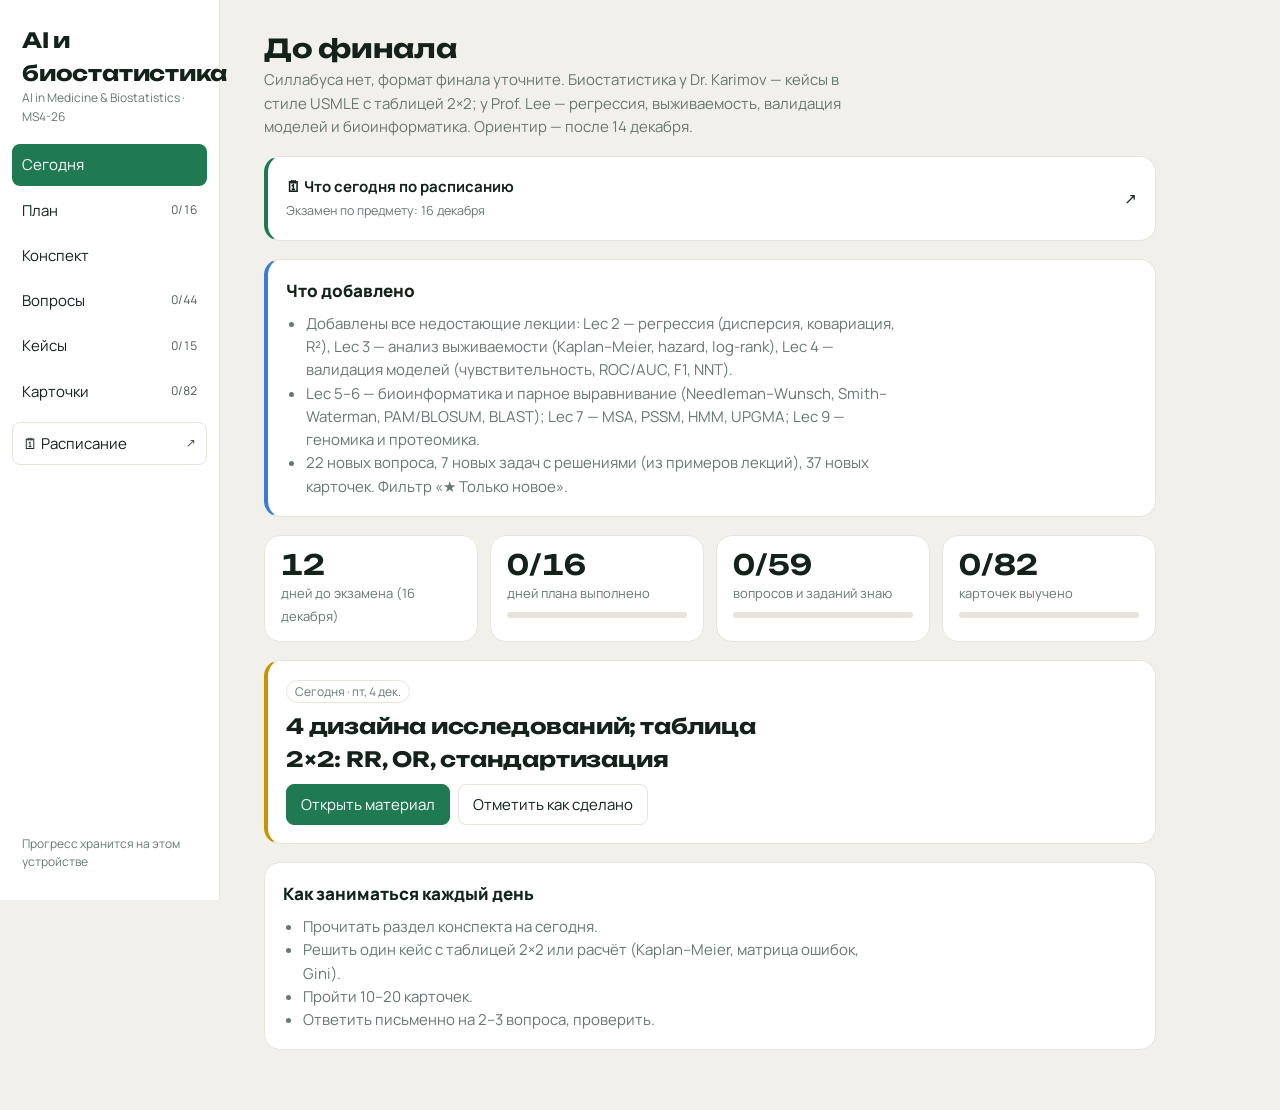
<file: s/ai.html>
<!DOCTYPE html>
<html lang="ru">
<head>
<meta charset="utf-8">
<meta name="viewport" content="width=device-width, initial-scale=1">
<title>AI и биостатистика — финал (обновлено 18.11)</title>
<link rel="preconnect" href="https://fonts.googleapis.com">
<link rel="preconnect" href="https://fonts.gstatic.com" crossorigin>
<link href="https://fonts.googleapis.com/css2?family=IBM+Plex+Sans:wght@400;500;600&family=IBM+Plex+Serif:ital,wght@0,500;0,600;1,400;1,500&display=swap" rel="stylesheet">
<style>
:root{
  --bg:#eef1f4; --surface:#ffffff; --ink:#172031; --muted:#5b6678; --line:#d6dce4;
  --accent:#1f6f8b; --accent-ink:#ffffff; --bone:#b8922e; --good:#2f7d4f; --bad:#b33a3a; --new:#2c6db3;
  --font-display:"IBM Plex Serif", Georgia, serif; --font-body:"IBM Plex Sans", system-ui, -apple-system, "Segoe UI", sans-serif;
  --r:10px; color-scheme:light;
}
@media (prefers-color-scheme: dark){ :root:not([data-theme="light"]){
  --bg:#10151d; --surface:#18202b; --ink:#e6ebf2; --muted:#9aa6b8; --line:#2a3443;
  --accent:#7cc4dd; --accent-ink:#0c1a22; --bone:#d9b85a; --good:#5cbf86; --bad:#e07a7a; --new:#7fb0e8; color-scheme:dark; } }
*{box-sizing:border-box}
html,body{margin:0;height:100%}
body{background:var(--bg);color:var(--ink);font:15px/1.55 var(--font-body)}
h1,h2,h3{font-family:var(--font-display);font-weight:600;text-wrap:balance;margin:0}
h1{font-size:26px} h2{font-size:21px} h3{font-size:17px}
i,em,.lat{font-family:var(--font-display);font-style:italic}
button{font:inherit;cursor:pointer}
button:focus-visible,a:focus-visible,textarea:focus-visible,select:focus-visible{outline:2px solid var(--accent);outline-offset:2px}
.app{display:grid;grid-template-columns:220px 1fr;min-height:100%}
nav{background:var(--surface);border-right:1px solid var(--line);padding:20px 12px;display:flex;flex-direction:column;gap:4px;position:sticky;top:0;height:100vh}
nav .brand{padding:4px 10px 14px}
nav .brand small{display:block;color:var(--muted);font-size:12px}
nav a{display:flex;justify-content:space-between;align-items:center;padding:9px 10px;border-radius:8px;color:var(--ink);text-decoration:none}
nav a:hover{background:var(--bg)}
nav a.on{background:var(--accent);color:var(--accent-ink)}
nav a .n{font-size:12px;opacity:.75;font-variant-numeric:tabular-nums}
.save{margin-top:auto;font-size:12px;color:var(--muted);padding:8px 10px}
main{padding:28px clamp(16px,4vw,44px) 60px;max-width:980px;width:100%}
.view{display:none;flex-direction:column;gap:18px}
.view.on{display:flex}
.lead{color:var(--muted);max-width:68ch;margin:0}
.card{background:var(--surface);border:1px solid var(--line);border-radius:var(--r);padding:18px}
.tiles{display:grid;grid-template-columns:repeat(auto-fit,minmax(170px,1fr));gap:12px}
.tile{background:var(--surface);border:1px solid var(--line);border-radius:var(--r);padding:14px 16px}
.tile b{display:block;font:600 28px/1.1 var(--font-display);font-variant-numeric:tabular-nums}
.tile span{color:var(--muted);font-size:13px}
.bar{height:6px;background:var(--line);border-radius:4px;overflow:hidden;margin-top:8px}
.bar i{display:block;height:100%;background:var(--accent)}
.today{border-left:4px solid var(--bone)}
.btn{border:1px solid var(--line);background:var(--surface);color:var(--ink);padding:8px 14px;border-radius:8px;text-decoration:none}
.btn:hover{border-color:var(--accent)}
.btn.pri{background:var(--accent);border-color:var(--accent);color:var(--accent-ink)}
.btn.good{border-color:var(--good);color:var(--good)}
.btn.bad{border-color:var(--bad);color:var(--bad)}
.row{display:flex;gap:8px;flex-wrap:wrap;align-items:center}
.chip{font-size:12px;padding:2px 8px;border-radius:20px;border:1px solid var(--line);color:var(--muted);white-space:nowrap;text-decoration:none}
.chip.ok{border-color:var(--good);color:var(--good)} .chip.no{border-color:var(--bad);color:var(--bad)}
.chip.new,.newtag{border-color:var(--new);color:var(--new)}
.newtag{font:500 11px var(--font-body);border:1px solid;border-radius:20px;padding:1px 7px;margin-left:8px;vertical-align:middle}
.week h3{margin-bottom:8px}
.day{display:flex;gap:12px;align-items:flex-start;padding:9px 4px;border-top:1px solid var(--line)}
.day:first-of-type{border-top:0}
.day input{width:18px;height:18px;margin-top:3px;accent-color:var(--accent)}
.day label{flex:1}
.day .d{font-variant-numeric:tabular-nums;color:var(--muted);width:66px;flex:none}
.day.done label{color:var(--muted);text-decoration:line-through}
.day.is-today{background:color-mix(in srgb,var(--bone) 12%,transparent);border-radius:6px}
.toc{display:flex;flex-wrap:wrap;gap:6px}
.notes section{scroll-margin-top:16px}
.notes ul{padding-left:20px;margin:8px 0}
.notes li{margin:4px 0}
.tbl{overflow-x:auto}
table{border-collapse:collapse;width:100%;font-size:14px}
th,td{text-align:left;padding:7px 9px;border-bottom:1px solid var(--line);vertical-align:top}
th{color:var(--muted);font-weight:500;font-size:12px;text-transform:uppercase;letter-spacing:.04em}
pre{white-space:pre-wrap;font-family:var(--font-display);background:var(--bg);padding:12px;border-radius:8px}
.q{font:500 18px/1.45 var(--font-display)}
textarea{width:100%;min-height:110px;border:1px solid var(--line);border-radius:8px;padding:10px;background:var(--bg);color:var(--ink);font:inherit;resize:vertical}
.ans{border-left:3px solid var(--good);padding:8px 12px;background:color-mix(in srgb,var(--good) 8%,transparent);border-radius:0 8px 8px 0;white-space:pre-wrap}
.ai{border-left:3px solid var(--accent);padding:8px 12px;background:color-mix(in srgb,var(--accent) 8%,transparent);border-radius:0 8px 8px 0;white-space:pre-wrap}
select{font:inherit;padding:7px 10px;border-radius:8px;border:1px solid var(--line);background:var(--surface);color:var(--ink)}
.flash{min-height:220px;display:flex;flex-direction:column;justify-content:center;align-items:center;text-align:center;gap:10px;cursor:pointer;user-select:none}
.flash .front{font:500 26px/1.3 var(--font-display)}
.flash .front.it{font-style:italic}
.flash .back{display:none;gap:4px;flex-direction:column}
.flash.open .back{display:flex}
.flash .back b{font-size:19px}
.flash .back span{color:var(--muted)}
.hint{font-size:12px;color:var(--muted)}
@media (max-width:760px){
  .app{grid-template-columns:1fr}
  nav{position:sticky;top:0;height:auto;flex-direction:row;overflow-x:auto;padding:8px;z-index:2;border-right:0;border-bottom:1px solid var(--line)}
  nav .brand,.save{display:none}
  nav a{white-space:nowrap}
}
@media (prefers-reduced-motion:no-preference){ .bar i{transition:width .3s} }
</style>
<link href="https://fonts.googleapis.com/css2?family=Unbounded:wght@600;700&family=Manrope:wght@400;500;600;700;800&display=swap" rel="stylesheet">
<link rel="stylesheet" href="../theme.css">
</head>
<body>
<script type="application/json" id="state">{"days":{},"quiz":{},"cards":{}}</script>
<div class="app">
<nav aria-label="Разделы">
  <div class="brand"><h2>AI и биостатистика</h2><small>AI in Medicine &amp; Biostatistics · MS4-26</small></div>
  <a href="#today" data-v="today">Сегодня</a>
  <a href="#plan" data-v="plan">План <span class="n" id="n-plan"></span></a>
  <a href="#notes" data-v="notes">Конспект</a>
  <a href="#quiz" data-v="quiz">Вопросы <span class="n" id="n-quiz"></span></a>
  <a href="#cases" data-v="cases">Кейсы <span class="n" id="n-cases"></span></a>
  <a href="#cards" data-v="cards">Карточки <span class="n" id="n-cards"></span></a>
  <a href="https://claude.ai/artifact/2xwvVmubijirDWXwn1Ldpr" target="_blank" rel="noopener" class="ext" style="margin-top:6px;border:1px solid var(--line)">🗓 Расписание <span class="n">↗</span></a>
  <div class="save" id="save">Прогресс сохраняется</div>
</nav>
<main>

<section class="view" id="v-today">
  <div><h1>До финала</h1><p class="lead">Силлабуса нет, формат финала уточните. Биостатистика у Dr. Karimov — кейсы в стиле USMLE с таблицей 2×2; у Prof. Lee — регрессия, выживаемость, валидация моделей и биоинформатика. Ориентир — после 14 декабря.</p></div>
  <a class="card" href="https://claude.ai/artifact/2xwvVmubijirDWXwn1Ldpr" target="_blank" rel="noopener" style="display:flex;justify-content:space-between;align-items:center;text-decoration:none;color:inherit;border-left:4px solid var(--accent)"><span><b>🗓 Что сегодня по расписанию</b><br><small style="color:var(--muted)">Экзамен по предмету: 16 декабря</small></span><span>↗</span></a>
  <div class="card" style="border-left:4px solid var(--new)"><h3>Что добавлено</h3><ul class="lead" style="padding-left:20px;margin:8px 0 0"><li>Добавлены все недостающие лекции: Lec 2 — регрессия (дисперсия, ковариация, R²), Lec 3 — анализ выживаемости (Kaplan–Meier, hazard, log-rank), Lec 4 — валидация моделей (чувствительность, ROC/AUC, F1, NNT).</li><li>Lec 5–6 — биоинформатика и парное выравнивание (Needleman–Wunsch, Smith–Waterman, PAM/BLOSUM, BLAST); Lec 7 — MSA, PSSM, HMM, UPGMA; Lec 9 — геномика и протеомика.</li><li>22 новых вопроса, 7 новых задач с решениями (из примеров лекций), 37 новых карточек. Фильтр «★ Только новое».</li></ul></div>
  <div class="tiles" id="tiles"></div>
  <div class="card today" id="today-card"></div>
  <div class="card"><h3>Как заниматься каждый день</h3>
    <ul class="lead" style="padding-left:20px;margin:8px 0 0"><li>Прочитать раздел конспекта на сегодня.</li><li>Решить один кейс с таблицей 2×2 или расчёт (Kaplan–Meier, матрица ошибок, Gini).</li><li>Пройти 10–20 карточек.</li><li>Ответить письменно на 2–3 вопроса, проверить.</li></ul></div>
</section>

<section class="view" id="v-plan">
  <div><h1>План по дням</h1><p class="lead">26 ноября — экзамен: полная подготовка по всем темам с нуля, 15 блоков. Расписание совпадает с разделом «Финалы» в Plastic Path.</p></div>
  <div id="plan"></div>
</section>

<section class="view notes" id="v-notes">
  <div><h1>Конспект</h1><p class="lead">По лекциям Prof. Lee (Lec 0–10) и Dr. Karimov (Cross, Risk ratio, Odds ratio, adjustment, DES). Новые разделы отмечены «новое».</p></div>
  <div class="toc" id="toc"></div>
  <div id="notes" style="display:flex;flex-direction:column;gap:14px"></div>
</section>

<section class="view" id="v-quiz">
  <div><h1>Вопросы</h1><p class="lead">Напишите ответ, затем откройте ключ и отметьте, знали ли вы его. Кнопка «Проверить с Claude» оценит ваш ответ. Новые вопросы отмечены «новое».</p></div>
  <div class="row"><label for="q-filter">Тема</label><select id="q-filter"></select>
    <label><input type="checkbox" id="q-weak"> только «не знал»</label></div>
  <div class="card" id="quiz-card"></div>
</section>

<section class="view" id="v-cases">
  <div><h1>Кейсы и расчёты</h1><p class="lead">Ваши кейсы USMLE #1 и #2 с решением и задачи из лекций. Сначала решите сами.</p></div>
  <div class="card" id="case-card"></div>
</section>

<section class="view" id="v-cards">
  <div><h1>Карточки</h1><p class="lead">Нажмите на карточку, чтобы перевернуть. «Знаю» убирает её из повторения.</p></div>
  <div class="row"><label for="c-mode">Показывать</label>
    <select id="c-mode"><option value="lat">English → русский + формула</option><option value="en">русский → English + формула</option></select>
    <label><input type="checkbox" id="c-weak" checked> только невыученные</label>
    <button class="btn" id="c-shuffle">Перемешать</button>
    <button class="btn" id="c-reset">Сбросить</button></div>
  <div class="card flash" id="flash" tabindex="0" role="button" aria-label="Перевернуть карточку"></div>
  <div class="row" style="justify-content:center"><button class="btn bad" id="c-no">Повторить</button><button class="btn good" id="c-yes">Знаю</button></div>
  <p class="hint" id="c-count" style="text-align:center"></p>
</section>

</main>
</div>

<script>
const PPS=(()=>{try{return window.parent!==window&&window.parent.PP_BRIDGE||null}catch(e){return null}})();
if(PPS&&!window.claude){try{window.claude=window.parent.claude}catch(e){}}
if(PPS)document.addEventListener('click',e=>{const a=e.target.closest('a[href*="2xwvVmubijirDWXwn1Ldpr"]');if(a){e.preventDefault();PPS.go('plan')}});
const TEMPLATE = '<!DOCTYPE html>\n' + document.documentElement.outerHTML;
const LSKEY = 'ai-final-v2';
let S; try{ S = JSON.parse(document.getElementById('state').textContent) }catch(e){ S={days:{},quiz:{},cards:{}} }
try{ const l = JSON.parse(localStorage.getItem(LSKEY)||'null'); if(l){ for(const k of ['days','quiz','cards']) S[k]=Object.assign({},l[k]||{},S[k]) } }catch(e){}
if(PPS){const r=PPS.get(LSKEY);if(r)for(const k of ['days','quiz','cards'])S[k]=Object.assign({},S[k]||{},r[k]||{})}

const PLAN = [
 {w:'Неделя 1 · 27 ноября', days:[
  ['2026-11-27','Популяция и выборка, типы переменных, описательная статистика','n1']]},
 {w:'Неделя 2 · 30 ноября — 6 декабря', days:[
  ['2026-11-30','Нормальное распределение, z; гипотезы: z, t, χ², ANOVA, p-value','n2'],
  ['2026-12-02','Lec 2: дисперсия, ковариация, корреляция, регрессия','n2b'],
  ['2026-12-04','4 дизайна исследований; таблица 2×2: RR, OR, стандартизация','n3'],
  ['2026-12-06','Lec 3: выживаемость — Kaplan–Meier, hazard, log-rank','n2c'],
  ['2026-12-06','★ Тетрадь по биостатистике, часть 1: описательная, тесты, 2×2, регрессия','cases']]},
 {w:'Неделя 3 · 8 декабря — 12 декабря', days:[
  ['2026-12-08','Lec 4: валидация — чувствительность, специфичность, ROC/AUC, F1, NNT','n2d'],
  ['2026-12-10','Lec 1: уровни AI, промпт-инжиниринг (RAG, CoT, 3C, RTCC)','n5'],
  ['2026-12-11','Lec 5–6: биоинформатика, выравнивание (NW, SW, BLAST)','n6a'],
  ['2026-12-11','★ Тетрадь по биостатистике, часть 2: Kaplan–Meier, валидация, AI, биоинформатика','cases'],
  ['2026-12-12','Lec 7–8: множественное выравнивание, PSSM, HMM, UPGMA; структура белка','n6c']]},
 {w:'Неделя 4 · 14 декабря — 16 декабря', days:[
  ['2026-12-14','Вечер: Lec 9–10 — геномика, протеомика, классификация (дерево, SVM, KNN)','n6d'],
  ['2026-12-15','Расчёты: 2×2, RR, OR, z, χ², Kaplan–Meier, матрица ошибок, Gini — с тетрадью','cases'],
  ['2026-12-15','Пробный экзамен по вопросам','quiz'],
  ['2026-12-15','Термины по карточкам','cards'],
  ['2026-12-16','ЭКЗАМЕН: AI и биостатистика','quiz']]}
];

const NOTES = [
['n1','1. Биостатистика: основы',`<ul>
<li><b>Population</b> — все объекты интереса; <b>sample</b> — их часть, по которой делают выводы. <b>Parameter</b> описывает популяцию (μ, σ), <b>statistic</b> — выборку (x̄, s).</li>
<li><b>Переменные:</b> количественные — continuous (давление) и discrete (число детей); качественные (категориальные) — nominal без порядка (группа крови, пол) и ordinal с порядком (оценка боли). Independent (x, меняем) vs dependent (y, исход).</li>
<li><b>Выборка:</b> random (каждый имеет известный равный шанс, мало смещений) vs non-random (удобство, квоты — высокий риск bias).</li>
<li><b>Меры центра:</b> mean — для симметричных данных; median — при выбросах и асимметрии; mode — самое частое. <b>Разброс:</b> range = max − min; IQR = Q3 − Q1; SD.</li>
<li><b>Пример лекции:</b> [10, 12, 15, 15, 18, 18, 18, 22, 27, 30] → median 18, mode 18, range 20, IQR = 22 − 15 = 7. Mean = 185 / 10 = 18,5 (на слайде написано 17,5 — похоже на опечатку).</li>
<li><b>Графики:</b> pie (доли), bar (категории), histogram (распределение числовых данных), boxplot (медиана, квартили, выбросы).</li>
<li><b>Descriptive</b> описывает имеющиеся данные; <b>inferential</b> делает выводы о популяции по выборке.</li></ul>`],
['n2','2. Нормальное распределение и тесты',`<ul>
<li><b>Normal:</b> симметричный колокол, mean = median = mode, площадь = 1. Стандартное нормальное: μ = 0, σ = 1; z = (x − μ)/σ. Правило 68–95–99,7%.</li>
<li>Скошенность: positive skew (хвост вправо) — mean &gt; median; negative — mean &lt; median.</li>
<li><b>Проверка гипотез:</b> H₀ (нет эффекта) vs H₁; уровень значимости α = 0,05; <b>p-value</b> — вероятность получить такие или более крайние данные, если H₀ верна. p &lt; α → отвергаем H₀.</li>
<li>Ошибки: type I (α) — отвергли верную H₀; type II (β) — не отвергли ложную.</li></ul>
<div class="tbl"><table><tr><th>Тест</th><th>Когда</th><th>Формула</th></tr>
<tr><td>z-test</td><td>большая выборка, σ известна</td><td>z = (x̄ − μ) / (σ/√n)</td></tr>
<tr><td>t-test</td><td>n &lt; 30, σ неизвестна</td><td>t = (x̄ − μ) / (s/√n), df = n − 1</td></tr>
<tr><td>χ² (chi-square)</td><td>категориальные данные, независимость</td><td>χ² = Σ(O − E)² / E</td></tr>
<tr><td>ANOVA (F)</td><td>сравнение 3+ средних</td><td>F = межгрупповая / внутригрупповая дисперсия</td></tr></table></div>`],
['n2b','★ 3. Lec 2 — регрессия для клинических данных',`<ul>
<li><b>Дисперсия</b> — разброс одной переменной: выборочная s² = Σ(xᵢ − x̄)² / (n − 1); SD = √s². <b>Ковариация</b> — как две переменные меняются вместе: cov = Σ(xᵢ − x̄)(yᵢ − ȳ) / (n − 1); &gt; 0 — растут вместе.</li>
<li><b>Пример лекции:</b> САД 120, 130, 110, 140, 115 → x̄ = 123, s² = 580/4 = 145, SD ≈ 12,0 mmHg. ИМТ (22, 28, 26, 30, 24) и холестерин (180, 200, 195, 210, 190) → cov = 140/4 = 35 — положительная связь.</li>
<li><b>Регрессия</b> описывает связь зависимой переменной с одной (simple) или несколькими (multiple) независимыми и предсказывает значения.</li>
<li><b>Простая линейная:</b> y = β₀ + β₁x + ε; β₀, β₁ находят методом наименьших квадратов (минимум RSS = Σ(yᵢ − ŷᵢ)²): β₁ = Σ(x − x̄)(y − ȳ) / Σ(x − x̄)², β₀ = ȳ − β₁x̄.</li>
<li><b>Коэффициент Пирсона R</b> от −1 до +1: знак — направление, модуль — сила (R = 0 — нет линейной связи).</li>
<li><b>R²</b> (коэффициент детерминации) = 1 − RSS/TSS = доля объяснённой дисперсии; для одного предиктора R² = R². R² = 0,17 → модель объясняет 17% вариации y.</li>
<li><b>Модели:</b> linear — непрерывный исход (клиренс креатинина от дозы, исследование гемфиброзила); logistic — бинарный исход (болезнь да/нет): log(p/(1−p)) = β₀ + β₁x, даёт вероятность и odds ratio = e^β₁.</li></ul>`],
['n2c','★ 4. Lec 3 — анализ выживаемости',`<ul>
<li><b>Survival time T</b> — время от начала (диагноз, лечение) до события (смерть, рецидив, отказ). <b>Censoring</b> — событие не наблюдалось (выбыл, исследование закончилось).</li>
<li><b>Функция выживания</b> S(t) = P(T &gt; t) — доля «доживших» после t.</li>
<li><b>Kaplan–Meier:</b> упорядочить времена; в каждый момент события S(t) = S(t_пред) × (1 − dᵢ/nᵢ), nᵢ — под риском, dᵢ — события. Цензурированные уменьшают nᵢ, но не S(t).</li>
<li><b>Пример лекции (5 пациентов, рецидив):</b> 3 мес — n 5, d 1 → S = 0,80; 5 мес — цензура; 8 мес — n 3, d 1 → S = 0,80 × 2/3 = 0,53; 12 мес — n 2, d 1 → S = 0,27.</li>
<li><b>Hazard h(t)</b> — мгновенный риск события в момент t у доживших до t; в дискретном виде hᵢ = dᵢ/nᵢ (20% на 3-м месяце, 33% на 8-м, 50% на 12-м).</li>
<li><b>Кумулятивный риск</b> H(t) = Σhᵢ; S(t) ≈ e^(−H(t)).</li>
<li><b>Log-rank test:</b> H₀ — кривые выживания групп одинаковы; в каждый момент события строят таблицу 2×2, сравнивают наблюдаемые и ожидаемые события, χ² с df = 1.</li></ul>`],
['n2d','★ 5. Lec 4 — валидация диагностических моделей',`<div class="tbl"><table><tr><th>Метрика</th><th>Формула</th><th>Смысл</th></tr>
<tr><td>Accuracy</td><td>(TP + TN) / все</td><td>доля верных предсказаний</td></tr>
<tr><td>Sensitivity (recall, TPR)</td><td>TP / (TP + FN)</td><td>находит больных</td></tr>
<tr><td>Specificity (TNR)</td><td>TN / (TN + FP)</td><td>не трогает здоровых</td></tr>
<tr><td>Precision (PPV)</td><td>TP / (TP + FP)</td><td>верность положительных ответов</td></tr>
<tr><td>F1-score</td><td>2·P·R / (P + R)</td><td>&gt; 0,9 отлично, 0,8–0,9 хорошо, 0,5–0,8 средне, &lt; 0,5 плохо</td></tr>
<tr><td>Youden J</td><td>Sens + Spec − 1 = TPR − FPR</td><td>оптимальный порог (max J); J = 1 — идеальный тест</td></tr></table></div>
<ul>
<li><b>ROC-кривая</b> — чувствительность против 1 − специфичность при разных порогах. <b>AUC</b> — площадь под ней (метод трапеций): 0,5 — случайно, 1,0 — идеально; пример лекции 0,76.</li>
<li>Weighted accuracy — в многоклассовых задачах ошибки имеют разный вес.</li>
<li><b>Клиническая польза:</b> абсолютный риск в группах (лечение / контроль), ARR = риск_контроль − риск_лечение; RR = риск_лечение / риск_контроль; RRR = 1 − RR; NNT = 1/ARR — сколько пациентов нужно лечить, чтобы предотвратить одно событие.</li></ul>`],
['n3','6. Дизайны исследований и таблица 2×2',`<div class="tbl"><table><tr><th>Дизайн</th><th>Как</th><th>Мера</th><th>Пример</th></tr>
<tr><td>Cross-sectional</td><td>экспозиция и исход в один момент («снимок»)</td><td>prevalence, prevalence ratio</td><td>опрос сотрудников (кейсы #1, #2)</td></tr>
<tr><td>Case-control</td><td>отобрать больных и здоровых, сравнить прошлую экспозицию (ретроспективно)</td><td>odds ratio</td><td>Doll &amp; Hill 1950 — курение и рак лёгкого; DES и аденокарцинома влагалища (Herbst 1971)</td></tr>
<tr><td>Cohort</td><td>отобрать по экспозиции, наблюдать появление болезни (проспективно)</td><td>incidence, relative risk</td><td>Hammond &amp; Horn 1954 — курение и смертность</td></tr>
<tr><td>RCT</td><td>случайно распределить на лечение / контроль</td><td>RR, разница исходов</td><td>испытание лекарства; фазы I–IV</td></tr></table></div>
<ul><li>Observational (cross-sectional, case-control, cohort) — исследователь не вмешивается; experimental (RCT) — назначает вмешательство. <b>Cross-over:</b> каждый получает оба лечения с перерывом (washout).</li>
<li><b>Texas sharpshooter fallacy:</b> замечаем сходства и игнорируем различия → ложный вывод. Case-control подвержен <b>recall bias</b>; cross-sectional не показывает, что было раньше.</li></ul>
<div class="tbl"><table><tr><th></th><th>Болезнь +</th><th>Болезнь −</th></tr>
<tr><td>Экспозиция +</td><td>a</td><td>b</td></tr>
<tr><td>Экспозиция −</td><td>c</td><td>d</td></tr></table></div>
<ul>
<li><b>Relative risk</b> RR = [a/(a+b)] / [c/(c+d)] — когорта, RCT. <b>Odds ratio</b> OR = (a·d)/(b·c) — case-control. = 1 — связи нет; &gt; 1 — повышает риск; &lt; 1 — защищает.</li>
<li><b>Стандартизация по возрасту (direct):</b> возрастные показатели каждой общины умножают на стандартную популяцию (WHO) и суммируют.</li></ul>`],
['n5','7. AI в медицине (Lec 1)',`<ul>
<li><b>Уровни AI:</b> narrow (ANI — одна задача), general (AGI — как человек), super (ASI). Physical AI — AI в роботах и телах. Вводная лекция (Lec 0) — нобелевские работы по AI 2024 (нейросети, AlphaFold) и интерфейсы мозг–компьютер.</li>
<li><b>Зачем в медицине:</b> диагностика, анализ изображений, поддержка решений. <b>Ограничения:</b> галлюцинации, bias в данных, приватность, ответственность.</li>
<li><b>Типы промптов:</b> zero-shot, one-shot, few-shot (примеры), chain-of-thought (по шагам), tree-of-thought, ReAct (reason + action), role, RAG, iterative, re-reading.</li>
<li><b>RAG:</b> retrieval (поиск в EHR, гайдлайнах, статьях) → augmentation (вставка найденного в промпт) → generation (ответ на основе источников).</li>
<li><b>3C:</b> Concise, Clear, Context. <b>CRAFTS:</b> Clarity, Relevance, Accuracy, Flow, Thought-provoking, S… (последний пункт — по слайду). <b>RTCC:</b> Role, Task, Context, Constraints.</li>
<li><b>PROMPT</b> (минимизация ошибок): Provide context, Refuse unsafe queries, Omit unverified data, Mandate references, Prioritize guidelines, Transparent limitations.</li>
<li>Формат вывода можно задать: bullet points, SOAP note (Subjective, Objective, Assessment, Plan), ICD-10.</li></ul>`],
['n6a','★ 8. Lec 5–6 — биоинформатика и парное выравнивание',`<ul>
<li><b>Биоинформатика</b> — количественный анализ информации о биомакромолекулах с помощью компьютера (биология + химия + информатика + статистика). Цель — понять работу клетки на молекулярном уровне: инструменты и базы данных + их применение.</li>
<li><b>Применение:</b> гены болезней (геномика, протеомика), разработка лекарств, персонализированная медицина. <b>Ограничения:</b> предсказание не доказано экспериментом; качество зависит от данных.</li>
<li><b>Вехи:</b> 1951 секвенирование пептида (Sanger), 1953 структура ДНК, 1962 молекулярные часы (Pauling), 1965 атлас белковых последовательностей (Dayhoff).</li>
<li><b>Базы данных:</b> первичные (сырые данные: GenBank, EMBL, DDBJ — нуклеотиды; UniProt — белки; PDB — структуры) и вторичные (обработанные). Форматы: GenBank (LOCUS, DEFINITION, ACCESSION…), FASTA (строка «&gt;» + последовательность), PDB.</li>
<li><b>Identity</b> — одинаковые остатки; <b>similarity</b> — похожие по свойствам; <b>homology</b> — общее эволюционное происхождение (да / нет, не в процентах). S% = 2Ls/(La + Lb) × 100; I% = 2Li/(La + Lb) × 100.</li>
<li><b>Методы:</b> dot matrix (визуально, диагонали = совпадения, повторы); dynamic programming (точно); эвристики (FASTA, BLAST — быстро для поиска по базам).</li>
<li><b>Needleman–Wunsch</b> — глобальное выравнивание (целиком, похожие последовательности одной длины), штраф за гэпы с первой строки. <b>Smith–Waterman</b> — локальное (самые похожие участки), отрицательные значения заменяются 0.</li>
<li><b>Матрицы замен:</b> PAM (по близкородственным белкам; PAM1 = 1% замен; большие номера — для далёких) и BLOSUM (по блокам консервативных участков; BLOSUM62 — стандарт; меньший номер — для далёких).</li>
<li><b>BLAST:</b> seeding словами (W-mers, ~3 аминокислоты) → расширение выше порога T → оценка; E-value — сколько таких совпадений ожидается случайно (меньше — лучше). Варианты: BLASTP (белок–белок), BLASTN (ДНК–ДНК), BLASTX, TBLASTN.</li></ul>`],
['n6c','★ 9. Lec 7 — множественное выравнивание, мотивы, домены',`<ul>
<li><b>MSA</b> выравнивает 3+ последовательности, чтобы найти консервативные (функционально важные) участки, мотивы и домены, строить филогению.</li>
<li><b>Оценка:</b> sum of pairs (SP) — сумма баллов всех пар в столбце (по BLOSUM / PAM). Точное динамическое программирование растёт как nᵏ → используют эвристики (прогрессивное выравнивание).</li>
<li><b>PSSM</b> (position-specific scoring matrix) — для каждой позиции частоты остатков → log-odds score (биты); показывает, во сколько раз последовательность вероятнее мотива, чем случайной.</li>
<li><b>HMM</b> (скрытая марковская модель профиля): состояния match (квадрат), insert (ромб), delete (круг), begin/end; вероятности переходов и эмиссии.</li>
<li><b>Guide tree UPGMA:</b> объединять самую близкую пару, новое расстояние = среднее арифметическое расстояний — по дереву выравнивают последовательности.</li>
<li><b>Программы:</b> FASTA и BLAST (поиск), Clustal Omega, MUSCLE, MAFFT, T-Coffee (MSA).</li>
<li><b>Мотив</b> — короткий консервативный участок с функцией; <b>домен</b> — независимо сворачивающаяся функциональная единица белка (Pfam, PROSITE).</li></ul>`],
['n6','10. AI в структурной биоинформатике (Lec 8)',`<ul>
<li><b>Уровни структуры белка:</b> первичная (последовательность 20 аминокислот), вторичная (α-helix, β-sheet), третичная (3D), четвертичная. Структура определяет функцию.</li>
<li><b>Ramachandran plot</b> — разрешённые углы основной цепи (φ, ψ).</li>
<li><b>Предсказание вторичной структуры:</b> Chou–Fasman (склонность аминокислот, propensity), гомологичные методы, нейросети; для трансмембранных белков — hydrophobicity plots.</li>
<li><b>Экспериментальные методы 3D:</b> рентгеноструктурный анализ (X-ray crystallography), ЯМР (NMR — ядра ¹H, ¹³C, ¹⁵N, ³¹P), криоэлектронная микроскопия (Cryo-EM), нейтронная дифракция.</li>
<li><b>PDB</b> (Protein Data Bank, rcsb.org) — база решённых структур; визуализация 3D. Сравнение структур: superposition, distance matrix, contact matrix.</li>
<li><b>Предсказание 3D:</b> гомологическое моделирование, ab initio, AI-методы (например, AlphaFold).</li></ul>`],
['n6d','★ 11. Lec 9 — AI в геномике и протеомике',`<ul>
<li><b>Геномика</b> — структура и функция всего генома. Виды: структурная (картирование и секвенирование), функциональная (функции и взаимодействия генов и белков), эпигеномика (метки на ДНК и гистонах меняют экспрессию без изменения последовательности), сравнительная (ортологи — между видами, паралоги — внутри вида).</li>
<li><b>Этапы структурной геномики:</b> картирование низкого разрешения → секвенирование высокого разрешения → сборка → закрытие пробелов → аннотация.</li>
<li><b>Генетическая карта</b> (linkage map) — по частоте рекомбинации: чем ближе гены, тем чаще наследуются вместе; маркеры — микросателлиты. <b>Физическая карта:</b> FISH (флуоресцентные зонды на хромосомах), STS-картирование (короткие уникальные участки 200–500 bp).</li>
<li><b>Секвенирование:</b> Sanger (дидезокси, обрыв цепи — самый распространённый), Maxam–Gilbert (химическое расщепление), пиросеквенирование (по выделению пирофосфата), NGS — фрагменты по 300–500 bp, затем сборка.</li>
<li><b>Протеомика</b> — изучение всех белков клетки; AI помогает в аннотации генов, предсказании функций, структуры и взаимодействий белков.</li></ul>`],
['n7','12. Классификация в AI-диагностике (Lec 10)',`<ul>
<li>Цель: ранняя точная диагностика по данным пациента, витальным показателям и изображениям; CDSS — системы поддержки клинических решений.</li>
<li><b>Decision tree</b> (supervised, non-parametric): корень → лучшие вопросы → бинарные разбиения → листья. Pruning убирает лишние ветви против overfitting.</li>
<li><b>Gini</b> = 1 − Σpᵢ² (0 — чисто, 0,5 — максимум для двух классов); выбирают разбиение с наименьшим Gini.</li>
<li><b>Entropy</b> S = −Σpᵢ log₂ pᵢ; <b>information gain</b> IG = S(parent) − Σ(nᵢ/N)·S(child); выбирают признак с наибольшим IG (пример лекции: «energy» IG = 0,99 − 0,62 = 0,37).</li>
<li><b>SVM</b> — гиперплоскость с максимальным зазором (margin) между классами; support vectors — ближайшие точки.</li>
<li><b>KNN</b> — класс по большинству k ближайших соседей. <b>K-means</b> — unsupervised кластеризация на k групп. Hierarchical clustering — дерево кластеров.</li>
<li><b>Linear / logistic regression</b> — числовой прогноз / вероятность класса. <b>Deep learning, CNN</b> — свёрточные сети для изображений (рентген, КТ, дерматоскопия).</li></ul>`]
];

const QUIZ = [
['Биостатистика','Define population, sample, parameter and statistic.','Population — the entire group of interest; sample — a subset used to infer about it. Parameter — numerical summary of a population (μ, σ); statistic — of a sample (x̄, s).'],
['Биостатистика','Classify variables with examples: continuous, discrete, nominal, ordinal.','Continuous — blood pressure; discrete — number of children; nominal — blood type, sex; ordinal — pain scale (mild/moderate/severe).'],
['Биостатистика','When do you use mean, median and mode?','Mean — symmetric data; median — skewed data or outliers; mode — categorical data or the most frequent value.'],
['Биостатистика','Data: 10, 12, 15, 15, 18, 18, 18, 22, 27, 30. Find median, mode, range and IQR.','Median 18, mode 18, range 20, IQR = Q3 22 − Q1 15 = 7.'],
['Биостатистика','Describe the normal distribution.','Symmetric bell shape; mean = median = mode; total area = 1; defined by μ and σ; ~68% within 1σ, 95% within 2σ, 99.7% within 3σ.'],
['Биостатистика','What is a p-value and how do you decide with α = 0.05?','The probability of data as extreme as observed if H₀ is true. If p < 0.05 reject H₀ (statistically significant); otherwise fail to reject.'],
['Биостатистика','When do you use z-test, t-test, chi-square and ANOVA?','z — large sample, known σ; t — small sample (n < 30), unknown σ; χ² — categorical data/independence; ANOVA — comparing means of 3+ groups.'],
['Биостатистика','Distinguish type I and type II errors.','Type I (α) — rejecting a true null hypothesis (false positive); type II (β) — failing to reject a false null (false negative).'],
['★ Регрессия','Define variance and covariance and give the sample formulas.','Variance — spread of one variable: s² = Σ(x − x̄)²/(n − 1). Covariance — how two variables vary together: Σ(x − x̄)(y − ȳ)/(n − 1); positive means they increase together.'],
['★ Регрессия','How are β₀ and β₁ of a simple linear regression estimated?','By least squares — minimizing RSS = Σ(y − ŷ)²: β₁ = Σ(x − x̄)(y − ȳ)/Σ(x − x̄)², β₀ = ȳ − β₁x̄.'],
['★ Регрессия','Interpret Pearson R and R². What does R² = 0.17 mean?','R (−1…+1) shows direction and strength of a linear relationship; R² = share of variance in y explained by the model (1 − RSS/TSS). R² = 0.17 → 17% of the variation is explained.'],
['★ Регрессия','When do you use linear and when logistic regression?','Linear — continuous outcome (e.g. creatinine clearance vs dose). Logistic — binary outcome (disease yes/no); models log-odds, gives probabilities and OR = e^β.'],
['★ Выживаемость','Define survival time, censoring and the survival function.','Survival time — time from a start point to the event. Censoring — event not observed (lost to follow-up, study ended). S(t) = P(T > t) — probability of surviving beyond t.'],
['★ Выживаемость','How is the Kaplan–Meier estimate calculated?','Order event times; at each event time S(t) = S(previous) × (1 − dᵢ/nᵢ), where nᵢ = at risk, dᵢ = events. Censored subjects leave the risk set without changing S.'],
['★ Выживаемость','Define the hazard and cumulative hazard functions.','h(t) — instantaneous event rate at t among those surviving to t (discrete hᵢ = dᵢ/nᵢ). H(t) = Σh — accumulated risk; S(t) ≈ e^(−H(t)).'],
['★ Выживаемость','What does the log-rank test compare?','Whether survival curves of two or more groups differ; H₀: no difference. It compares observed vs expected events at each event time (2×2 tables), χ² with df = 1 for two groups.'],
['★ Валидация','Define sensitivity, specificity, precision and accuracy.','Sensitivity = TP/(TP + FN); specificity = TN/(TN + FP); precision (PPV) = TP/(TP + FP); accuracy = (TP + TN)/all.'],
['★ Валидация','What is a ROC curve and AUC?','ROC plots sensitivity (TPR) against 1 − specificity (FPR) over thresholds. AUC = area under it: 0.5 — random, 1.0 — perfect discrimination.'],
['★ Валидация','Define the F1 score and Youden’s index.','F1 = 2·precision·recall/(precision + recall), balances both. Youden J = sensitivity + specificity − 1; the threshold with maximal J is optimal.'],
['★ Валидация','Define ARR, RRR and NNT.','ARR = control risk − treatment risk; RRR = ARR / control risk = 1 − RR; NNT = 1/ARR — patients to treat to prevent one event.'],
['Эпидемиология','Name the four basic study designs and the measure of association for each.','Cross-sectional — prevalence (ratio); case-control — odds ratio; cohort — relative risk; RCT — relative risk / difference in outcomes.'],
['Эпидемиология','Compare a case-control and a cohort study.','Case-control starts from disease status and looks back at exposure (retrospective, OR, good for rare diseases, recall bias). Cohort starts from exposure and follows for disease (usually prospective, incidence, RR).'],
['Эпидемиология','Write the formulas of relative risk and odds ratio from a 2×2 table.','RR = [a/(a+b)] / [c/(c+d)]; OR = ad / bc.'],
['Эпидемиология','How do you interpret RR or OR = 1, > 1, < 1?','= 1 — no association; > 1 — exposure increases risk; < 1 — exposure is protective.'],
['Эпидемиология','What is a cross-over design and its advantage?','Each participant receives all treatments in random order with a washout gap; fewer participants are needed because each serves as their own control.'],
['Эпидемиология','Why do we age-adjust rates?','To compare communities with different age structures; direct method applies age-specific rates to a standard population (WHO).'],
['AI','Name the levels of AI.','Narrow AI (ANI), general AI (AGI), super AI (ASI).'],
['AI','What is RAG and its three phases?','Retrieval-augmented generation: retrieval (search EHR, guidelines, journals) → augmentation (insert evidence into the prompt) → generation (LLM answers from it); reduces hallucinations.'],
['AI','Explain zero-shot, few-shot and chain-of-thought prompting.','Zero-shot — direct question; few-shot — give examples first; chain-of-thought — ask for step-by-step reasoning before the answer.'],
['AI','Decode RTCC and 3C.','RTCC — Role, Task, Context, Constraints. 3C — be Concise, be Clear, provide Context.'],
['★ Биоинформатика','Define bioinformatics and name primary databases.','Computer-aided quantitative analysis of information on biological macromolecules. Primary databases hold raw experimental data: GenBank, EMBL, DDBJ (nucleotides), UniProt (proteins), PDB (structures).'],
['★ Биоинформатика','Distinguish identity, similarity and homology.','Identity — the same residues at aligned positions; similarity — residues with similar properties (both in %); homology — shared evolutionary origin (yes/no).'],
['★ Биоинформатика','Compare Needleman–Wunsch and Smith–Waterman.','NW — global alignment of entire sequences (similar, same length), gap penalties from the first row. SW — local alignment of the most similar subregions; negative scores reset to 0.'],
['★ Биоинформатика','Compare PAM and BLOSUM matrices.','PAM — derived from closely related proteins, PAM1 = 1% accepted mutations; higher numbers for distant sequences. BLOSUM — from conserved blocks; BLOSUM62 standard; lower numbers for distant sequences.'],
['★ Биоинформатика','How does BLAST work and what is the E-value?','Seeds short words (~3 aa), extends hits above threshold T, scores alignments. E-value = number of hits with that score expected by chance; smaller = more significant.'],
['★ Биоинформатика','What is MSA used for and how is it scored?','To find conserved regions, motifs, domains and build phylogeny. Scored by sum of pairs (SP) with BLOSUM/PAM; solved by progressive heuristics (Clustal Omega, MUSCLE, MAFFT, T-Coffee).'],
['★ Биоинформатика','What are PSSM, HMM and UPGMA?','PSSM — position-specific log-odds scores for a motif; profile HMM — match/insert/delete states with transition and emission probabilities; UPGMA — guide tree joining the closest pair, averaging distances.'],
['★ Геномика','Name the types of genomics.','Structural (mapping, sequencing), functional (gene/protein functions and interactions), epigenomics (DNA/histone marks changing expression), comparative (orthologs between species, paralogs within).'],
['★ Геномика','Compare genetic and physical maps and name sequencing methods.','Genetic (linkage) map — by recombination frequency, microsatellite markers; physical map — real distances (FISH, STS). Sequencing: Sanger dideoxy, Maxam–Gilbert, pyrosequencing, NGS.'],
['AI','Name the experimental methods for protein 3D structure.','X-ray crystallography, NMR spectroscopy, cryo-electron microscopy, neutron diffraction.'],
['AI','What is the Chou–Fasman method?','A secondary-structure prediction method based on the propensity of each amino acid to form α-helix, β-sheet or turns.'],
['AI','How does a decision tree choose a split? Define Gini and information gain.','It chooses the split with the lowest Gini impurity or the highest information gain. Gini = 1 − Σpᵢ²; IG = S(parent) − weighted entropy of children.'],
['AI','What is pruning and why is it used?','Removing branches that add little predictive power — to simplify the tree and avoid overfitting.'],
['AI','Compare SVM, KNN and k-means.','SVM — supervised, finds the hyperplane with maximal margin; KNN — supervised, classifies by the majority of k nearest neighbours; k-means — unsupervised clustering into k groups.']
];

const CASES = [
['(USMLE Case #1) 750 employees recalled birth weight; 250 have metabolic syndrome. Among normal birth weight: 211 with MetS, 448 without. Design, research question, 2×2 table, measure, causal factor?','Cross-sectional (survey at one time, recalled exposure). Q: is high birth weight associated with metabolic syndrome? Table: high BW 39 MetS / 52 no (91); normal 211 / 448 (659). Prevalence 39/91 = 42.9% vs 211/659 = 32.0% → PR ≈ 1.34; OR = 39·448 / 52·211 ≈ 1.59. Birth weight is the exposure (precedes MetS); limitation — recall bias.'],
['(Cases #2) 283 employees, 252 came, 10 without data → 242. Obese 72 (13 active); normal weight: 125 active. Design, question, table, measure?','Cross-sectional. Q: is low physical activity associated with obesity? Inactive: 59 obese / 45 normal (104); active: 13 / 125 (138). Prevalence 56.7% vs 9.4% → PR ≈ 6.0; OR = 59·125 / 45·13 ≈ 12.6. Low activity is the likely cause, but cross-sectional data cannot prove temporality (reverse causation possible).'],
['A company claims its drug lowers SBP by 15 mmHg (σ = 4). In 100 patients the mean reduction is 14 mmHg. z-test at α = 0.05?','z = (14 − 15) / (4/√100) = −2.5; p ≈ 0.006 (one-tailed) < 0.05 → reject H₀: the drug is less effective than claimed.'],
['Vaccine: 10/100 infected; placebo: 30/100 infected. χ² test?','Expected infected 20 and 20, not infected 80 and 80. χ² = 5 + 5 + 1.25 + 1.25 = 12.5 > 3.84 (df 1) → significant; RR = 0.10/0.30 = 0.33.'],
['Cohort: 100 smokers — 30 develop disease; 200 non-smokers — 20. Compute RR.','Risk 0.30 vs 0.10 → RR = 3.0: smokers have 3 times the risk.'],
['Case-control: of 100 cases 60 were exposed; of 100 controls 30 were exposed. Compute OR.','a = 60, b = 30, c = 40, d = 70 → OR = 60·70 / 30·40 = 3.5.'],
['A node contains 4 "yes" and 4 "no". Gini and entropy? A pure node?','Gini = 1 − (0.5² + 0.5²) = 0.5; entropy = 1 bit. A pure node: Gini 0, entropy 0.'],
['Herbst 1971: young women with vaginal adenocarcinoma were compared with controls for mothers’ use of diethylstilbestrol (DES). Design and measure?','Case-control study (start from disease, look back at prenatal exposure); odds ratio.'],
['★ (Lec 2) SBP of five patients: 120, 130, 110, 140, 115 mmHg. Sample variance and SD?','Mean 123; squared deviations 9 + 49 + 169 + 289 + 64 = 580; s² = 580/4 = 145 mmHg²; SD ≈ 12.0 mmHg.'],
['★ (Lec 2) BMI 22, 28, 26, 30, 24 and cholesterol 180, 200, 195, 210, 190. Covariance and interpretation?','Means 26 and 195; products 60 + 10 + 0 + 60 + 10 = 140; cov = 140/4 = 35 > 0 — higher BMI goes with higher cholesterol.'],
['★ (Lec 3) 5 patients: relapse at 3 mo, censored at 5 mo, relapse at 8, relapse at 12, last one followed. Kaplan–Meier S(t) and hazard at each event?','3 mo: n 5, d 1 → S = 0.80, h = 0.20. 8 mo: n 3, d 1 → S = 0.80 × 2/3 = 0.53, h = 0.33. 12 mo: n 2, d 1 → S = 0.27, h = 0.50.'],
['★ (Lec 3) 6 patients after cardiac surgery: MACE at 3 mo (n 6), 8 mo (n 4), 10 mo (n 3). Find h, H and S.','h: 1/6, 1/4, 1/3. H: 0.167, 0.417, 0.750. S (KM): 0.833, 0.625, 0.417 (≈ e^−H).'],
['★ (Lec 4) True labels 1,0,1,0,0,1,1,0,1,0; probabilities 0.8, 0.3, 0.62, 0.2, 0.7, 0.9, 0.4, 0.1, 0.75, 0.55; threshold 0.6. Confusion matrix and metrics?','TP 4, FP 1, FN 1, TN 4. Accuracy 0.8, sensitivity 0.8, specificity 0.8, precision 0.8, F1 0.8, Youden J = 0.6.'],
['★ (Lec 4) Events: 10% with treatment, 15% in controls. ARR, RR, RRR, NNT?','ARR = 0.05; RR = 0.67; RRR = 33%; NNT = 1/0.05 = 20.'],
['★ (Lec 6) Two sequences of 10 residues each have 7 identical and 8 similar positions. Identity and similarity?','I = 2·7/(10 + 10) × 100 = 70%; S = 2·8/20 × 100 = 80%.']
];

const CARDS = [
['population / sample','популяция / выборка',''],['parameter / statistic','параметр / статистика','μ, σ / x̄, s'],['nominal variable','номинальная переменная','без порядка'],['ordinal variable','порядковая переменная','с порядком'],['continuous variable','непрерывная переменная',''],['mean / median / mode','среднее / медиана / мода',''],['interquartile range','межквартильный размах','IQR = Q3 − Q1'],['standard deviation','стандартное отклонение','σ, s'],['normal distribution','нормальное распределение','68–95–99.7'],['z-score','z-оценка','z = (x − μ)/σ'],['null hypothesis','нулевая гипотеза','H₀'],['p-value','p-значение','p < 0.05'],['type I error','ошибка I рода','α'],['type II error','ошибка II рода','β'],['t-test','t-критерий','n < 30'],['chi-square test','критерий хи-квадрат','Σ(O−E)²/E'],['ANOVA','дисперсионный анализ','F-тест'],['cross-sectional study','одномоментное исследование','prevalence'],['case-control study','случай–контроль','odds ratio'],['cohort study','когортное исследование','relative risk'],['randomized controlled trial','РКИ','золотой стандарт'],['cross-over design','перекрёстный дизайн','washout'],['relative risk','относительный риск','[a/(a+b)]/[c/(c+d)]'],['odds ratio','отношение шансов','ad/bc'],['prevalence / incidence','распространённость / заболеваемость',''],['recall bias','ошибка воспоминания',''],['age adjustment','стандартизация по возрасту',''],['narrow AI / AGI','узкий / общий ИИ',''],['prompt engineering','промпт-инжиниринг',''],['retrieval-augmented generation','RAG',''],['chain-of-thought','рассуждение по шагам','CoT'],['hallucination','галлюцинация ИИ',''],['Protein Data Bank','банк белковых структур','PDB'],['X-ray crystallography','рентгеноструктурный анализ',''],['cryo-electron microscopy','криоэлектронная микроскопия','Cryo-EM'],['decision tree','дерево решений',''],['Gini impurity','индекс Джини','1 − Σp²'],['information gain','прирост информации','S(parent) − Σ…'],['overfitting / pruning','переобучение / обрезка',''],['support vector machine','метод опорных векторов','SVM'],['k-nearest neighbors','k ближайших соседей','KNN'],['k-means clustering','кластеризация k-средних','unsupervised'],['convolutional neural network','свёрточная нейросеть','CNN'],['CDSS','система поддержки клинических решений',''],
['variance','дисперсия','s² = Σ(x − x̄)²/(n−1)'],['covariance','ковариация','Σ(x−x̄)(y−ȳ)/(n−1)'],['Pearson correlation','коэффициент Пирсона','R, −1…+1'],['coefficient of determination','коэффициент детерминации','R² = 1 − RSS/TSS'],['least squares','метод наименьших квадратов','min RSS'],['logistic regression','логистическая регрессия','log(p/(1−p))'],['survival function','функция выживания','S(t) = P(T > t)'],['censoring','цензурирование',''],['Kaplan–Meier estimator','оценка Каплана–Мейера','S × (1 − d/n)'],['hazard function','функция риска','h = d/n'],['cumulative hazard','кумулятивный риск','S ≈ e^(−H)'],['log-rank test','лог-ранговый критерий',''],['sensitivity (recall)','чувствительность','TP/(TP+FN)'],['specificity','специфичность','TN/(TN+FP)'],['precision (PPV)','точность (PPV)','TP/(TP+FP)'],['F1 score','F1-мера','2PR/(P+R)'],['ROC curve / AUC','ROC-кривая / площадь','0.5–1.0'],['Youden’s index','индекс Юдена','Sens + Spec − 1'],['number needed to treat','NNT','1/ARR'],['bioinformatics','биоинформатика',''],['FASTA format','формат FASTA','> + последовательность'],['identity / similarity / homology','идентичность / сходство / гомология',''],['global alignment','глобальное выравнивание','Needleman–Wunsch'],['local alignment','локальное выравнивание','Smith–Waterman'],['dot matrix','точечная матрица',''],['substitution matrix','матрица замен','PAM, BLOSUM62'],['BLAST / E-value','BLAST / ожидаемое значение','меньше — лучше'],['multiple sequence alignment','множественное выравнивание','MSA'],['PSSM','позиционно-специфическая матрица','log-odds'],['hidden Markov model','скрытая марковская модель','HMM'],['UPGMA','метод невзвешенных средних','guide tree'],['motif / domain','мотив / домен',''],['structural / functional genomics','структурная / функциональная геномика',''],['epigenomics','эпигеномика',''],['orthologs / paralogs','ортологи / паралоги',''],['linkage map','генетическая карта',''],['FISH','флуоресцентная гибридизация in situ',''],['Sanger sequencing','секвенирование по Сэнгеру','дидезокси']
];


const NEW_PREFIX = '★ ';
const isNew = s => String(s).startsWith(NEW_PREFIX);
const strip = s => String(s).replace(/^★ /,'');
const $ = s => document.querySelector(s);
const esc = s => String(s).replace(/[&<>"]/g, c => ({'&':'&amp;','<':'&lt;','>':'&gt;','"':'&quot;'}[c]));
const todayISO = (()=>{ const d=new Date(); return new Date(d.getTime()-d.getTimezoneOffset()*60000).toISOString().slice(0,10) })();

let artifactNS = null, saveTimer = null;
function persist(){
  try{ localStorage.setItem(LSKEY, JSON.stringify(S)) }catch(e){}
  if(PPS){PPS.save(LSKEY,S);$('#save').textContent='Синхронизировано с Plastic Path';return}
  if(!artifactNS) return;
  clearTimeout(saveTimer);
  $('#save').textContent = 'Сохраняю…';
  saveTimer = setTimeout(async ()=>{
    const json = JSON.stringify(S).replace(/</g,'\\u003c');
    const html = TEMPLATE.replace(/(<script type="application\/json" id="state">)[\s\S]*?(<\/script>)/, (m,a,b)=>a+json+b);
    try{ await artifactNS.publish(html); $('#save').textContent='Сохранено'; }
    catch(e){ $('#save').textContent = (e && (e.code==='not_granted'||e.code==='not_writer')) ? 'Только просмотр' : 'Сохранено на этом устройстве'; }
  }, 2500);
}

const VIEWS=['today','plan','notes','quiz','cases','cards'];
function route(){
  const v = VIEWS.includes(location.hash.slice(1)) ? location.hash.slice(1) : 'today';
  document.querySelectorAll('.view').forEach(e=>e.classList.toggle('on', e.id==='v-'+v));
  document.querySelectorAll('nav a').forEach(a=>a.classList.toggle('on', a.dataset.v===v));
}
addEventListener('hashchange', route);

function allDays(){ return PLAN.flatMap(w=>w.days) }
function counts(){
  const d=allDays(), dd=d.filter(x=>S.days[x[0]]).length;
  const qk=QUIZ.filter((q,i)=>S.quiz['q'+i]==='y').length + CASES.filter((q,i)=>S.quiz['c'+i]==='y').length;
  const ck=CARDS.filter(c=>S.cards[c[0]]==='y').length;
  return {dd, dt:d.length, qk, qt:QUIZ.length+CASES.length, ck, ct:CARDS.length};
}
function renderToday(){
  const c=counts();
  const target=new Date('2026-12-16T00:00:00'), now=new Date(todayISO+'T00:00:00');
  const left=Math.max(0, Math.round((target-now)/864e5));
  const tile=(n,t,p)=>`<div class="tile"><b>${n}</b><span>${t}</span>${p!=null?`<div class="bar"><i style="width:${p}%"></i></div>`:''}</div>`;
  $('#tiles').innerHTML = tile(left,'дней до экзамена (16 декабря)') + tile(`${c.dd}/${c.dt}`,'дней плана выполнено',Math.round(c.dd/c.dt*100)) + tile(`${c.qk}/${c.qt}`,'вопросов и заданий знаю',Math.round(c.qk/c.qt*100)) + tile(`${c.ck}/${c.ct}`,'карточек выучено',Math.round(c.ck/c.ct*100));
  const all=allDays();
  let t = all.find(x=>x[0]===todayISO) || all.find(x=>!S.days[x[0]]) || all[all.length-1];
  const isToday = t[0]===todayISO;
  const link = t[2].startsWith('n') ? `#notes` : '#'+t[2];
  $('#today-card').innerHTML = `<span class="chip">${isToday?'Сегодня':'Следующее по плану'} · ${fmt(t[0])}</span>
    <h2 style="margin:8px 0">${esc(t[1])}</h2>
    <div class="row"><a class="btn pri" href="${link}" data-jump="${t[2]}">Открыть материал</a>
    <button class="btn" data-done="${t[0]}">${S.days[t[0]]?'Отметить как не сделано':'Отметить как сделано'}</button></div>`;
  $('#n-plan').textContent=`${c.dd}/${c.dt}`; $('#n-quiz').textContent=`${QUIZ.filter((q,i)=>S.quiz['q'+i]==='y').length}/${QUIZ.length}`;
  $('#n-cases').textContent=`${CASES.filter((q,i)=>S.quiz['c'+i]==='y').length}/${CASES.length}`; $('#n-cards').textContent=`${c.ck}/${c.ct}`;
}
function fmt(iso){ const d=new Date(iso+'T00:00:00'); return d.toLocaleDateString('ru-RU',{weekday:'short',day:'numeric',month:'short'}) }

function renderPlan(){
  $('#plan').innerHTML = PLAN.map(w=>`<div class="card week"><h3>${esc(w.w)}</h3>${w.days.map(d=>`
    <div class="day ${S.days[d[0]]?'done':''} ${d[0]===todayISO?'is-today':''}"><input type="checkbox" id="d-${d[0]}" data-day="${d[0]}" ${S.days[d[0]]?'checked':''}>
    <span class="d">${fmt(d[0])}</span><label for="d-${d[0]}">${esc(d[1])}</label></div>`).join('')}</div>`).join('');
}
document.addEventListener('change', e=>{
  if(e.target.dataset.day){ const k=e.target.dataset.day; if(e.target.checked) S.days[k]=1; else delete S.days[k]; renderPlan(); renderToday(); persist(); }
});
document.addEventListener('click', e=>{
  const d=e.target.closest('[data-done]'); if(d){ const k=d.dataset.done; S.days[k]?delete S.days[k]:S.days[k]=1; renderPlan(); renderToday(); persist(); }
  const j=e.target.closest('[data-jump]'); if(j && j.dataset.jump.startsWith('n')){ setTimeout(()=>{ const el=document.getElementById('note-'+j.dataset.jump); el&&el.scrollIntoView() },50) }
});

function renderNotes(){
  $('#toc').innerHTML = NOTES.map(n=>`<a class="chip ${isNew(n[1])?'new':''}" href="#notes" data-sec="${n[0]}">${esc(strip(n[1]))}</a>`).join('');
  $('#notes').innerHTML = NOTES.map(n=>`<section class="card" id="note-${n[0]}"><h2>${esc(strip(n[1]))}${isNew(n[1])?'<span class="newtag">новое</span>':''}</h2>${n[2]}</section>`).join('');
  $('#toc').addEventListener('click', e=>{ const a=e.target.closest('[data-sec]'); if(a){ e.preventDefault(); document.getElementById('note-'+a.dataset.sec).scrollIntoView({behavior:'smooth'}) } });
}

let sampleNS=null;
function makeTrainer(kind){
  const list = kind==='q' ? QUIZ.map((q,i)=>({id:'q'+i, topic:strip(q[0]), nw:isNew(q[0]), q:q[1], a:q[2]})) : CASES.map((q,i)=>({id:'c'+i, topic:'Кейсы', nw:isNew(q[0]), q:strip(q[0]), a:q[1]}));
  let idx=0;
  const box = kind==='q' ? $('#quiz-card') : $('#case-card');
  function pool(){
    if(kind!=='q') return list;
    const t=$('#q-filter').value, weak=$('#q-weak').checked;
    return list.filter(x=>(t==='all'||(t==='__new'?x.nw:x.topic===t)) && (!weak || S.quiz[x.id]!=='y'));
  }
  function render(){
    const p=pool(); if(!p.length){ box.innerHTML='<p class="lead">В этом наборе вопросов не осталось. Снимите фильтр или выберите другую тему.</p>'; return }
    if(idx>=p.length) idx=0;
    const it=p[idx], st=S.quiz[it.id];
    box.innerHTML = `<div class="row" style="justify-content:space-between"><span class="chip">${esc(it.topic)} · ${idx+1} из ${p.length}</span>
      <span class="row">${it.nw?'<span class="chip new">новое</span>':''}${st?`<span class="chip ${st==='y'?'ok':'no'}">${st==='y'?'знал':'не знал'}</span>`:''}</span></div>
      <p class="q">${esc(it.q)}</p>
      <label for="ta-${kind}" class="hint">Ваш ответ</label><textarea id="ta-${kind}" placeholder="Write your answer in English…"></textarea>
      <div class="row" style="margin-top:10px"><button class="btn pri" data-a="show">Показать ответ</button>
        ${sampleNS?'<button class="btn" data-a="ai">Проверить с Claude</button>':''}
        <button class="btn" data-a="prev">Назад</button><button class="btn" data-a="next">Дальше</button></div>
      <div id="out-${kind}" style="margin-top:12px;display:flex;flex-direction:column;gap:10px"></div>`;
  }
  box.addEventListener('click', async e=>{
    const b=e.target.closest('[data-a]'); if(!b) return;
    const p=pool(), it=p[idx], out=$('#out-'+kind);
    if(b.dataset.a==='next'){ idx=(idx+1)%p.length; render() }
    if(b.dataset.a==='prev'){ idx=(idx-1+p.length)%p.length; render() }
    if(b.dataset.a==='show'){
      if(!out.querySelector('.ans')) out.insertAdjacentHTML('afterbegin', `<div class="ans"><b>Ключ:</b> ${esc(it.a)}</div><div class="row"><button class="btn bad" data-a="no">Не знал</button><button class="btn good" data-a="yes">Знал</button></div>`);
    }
    if(b.dataset.a==='yes'||b.dataset.a==='no'){ S.quiz[it.id]= b.dataset.a==='yes'?'y':'n'; persist(); renderToday(); idx=(b.dataset.a==='yes' && $('#q-weak') && $('#q-weak').checked && kind==='q')?idx:(idx+1)%p.length; render() }
    if(b.dataset.a==='ai'){
      const txt=$('#ta-'+kind).value.trim(); if(!txt){ out.insertAdjacentHTML('afterbegin','<p class="hint">Сначала напишите ответ.</p>'); return }
      const div=document.createElement('div'); div.className='ai'; div.textContent='Claude читает ваш ответ…'; out.prepend(div); b.disabled=true;
      try{
        const r = await sampleNS(`You are an examiner in AI in Medicine and Biostatistics for first-year medical students (descriptive and inferential statistics, regression, survival analysis, model validation, epidemiology 2×2 tables, prompt engineering, bioinformatics, classification algorithms). Check concepts, formulas and numbers. The student's English is B1, so judge content, not grammar.\nQuestion: ${it.q}\nModel answer: ${it.a}\nStudent answer: ${txt}\n\nReply in Russian, max 6 short lines: 1) оценка из 10; 2) что верно; 3) чего не хватает или что неверно; 4) одна строка — как улучшить ответ по-английски.`, {modelTier:'quick', onText:({text})=>{ div.textContent=text }});
        div.textContent=r.text;
      }catch(err){ div.textContent = err&&err.code==='rate_limited' ? 'Слишком много запросов, попробуйте через минуту.' : 'Проверка недоступна. Сверьтесь с ключом.'; if(err&&err.code==='not_granted'){ sampleNS=null } }
      b.disabled=false;
    }
  });
  if(kind==='q'){
    const topics=[...new Set(QUIZ.map(q=>strip(q[0])))];
    $('#q-filter').innerHTML = '<option value="all">Все темы</option><option value="__new">★ Только новое</option>' + topics.map(t=>`<option>${esc(t)}</option>`).join('');
    $('#q-filter').addEventListener('change',()=>{idx=0;render()}); $('#q-weak').addEventListener('change',()=>{idx=0;render()});
  }
  render(); return render;
}
let renderQuiz, renderCases;

let deck=[], ci=0;
function buildDeck(shuffle){
  deck = CARDS.filter(c=>!$('#c-weak').checked || S.cards[c[0]]!=='y');
  if(shuffle) for(let i=deck.length-1;i>0;i--){ const j=Math.floor(Math.random()*(i+1)); [deck[i],deck[j]]=[deck[j],deck[i]] }
  ci=0; renderCard();
}
function renderCard(){
  const f=$('#flash'); f.classList.remove('open');
  const learned=CARDS.filter(c=>S.cards[c[0]]==='y').length;
  $('#c-count').textContent = `Выучено ${learned} из ${CARDS.length}` + (deck.length?` · карточка ${ci+1} из ${deck.length}`:'');
  if(!deck.length){ f.innerHTML='<p class="lead">Все карточки выучены. Снимите галочку «только невыученные», чтобы повторить всё.</p>'; return }
  const c=deck[ci], m=$('#c-mode').value;
  const front = m==='lat'?c[0]: m==='en'?c[1]:c[2];
  const back = m==='lat'?[c[1],c[2]]: m==='en'?[c[0],c[2]]:[c[0],c[1]];
  f.innerHTML = `<div class="front ${m==='lat'&&false?'it':''}">${esc(front)}</div>
    <div class="back"><b class="${m!=='lat'&&false?'lat':''}">${esc(back[0])}</b><span>${esc(back[1])}</span></div><span class="hint">нажмите, чтобы перевернуть</span>`;
}
function markCard(v){ if(!deck.length) return; S.cards[deck[ci][0]]=v; persist(); renderToday();
  if(v==='y' && $('#c-weak').checked){ deck.splice(ci,1); if(ci>=deck.length) ci=0 } else ci=(ci+1)%deck.length; renderCard() }
$('#flash').addEventListener('click',()=>$('#flash').classList.toggle('open'));
$('#flash').addEventListener('keydown',e=>{ if(e.key===' '||e.key==='Enter'){ e.preventDefault(); $('#flash').classList.toggle('open') } });
$('#c-yes').addEventListener('click',()=>markCard('y'));
$('#c-no').addEventListener('click',()=>markCard('n'));
$('#c-shuffle').addEventListener('click',()=>buildDeck(true));
$('#c-weak').addEventListener('change',()=>buildDeck(false));
$('#c-mode').addEventListener('change',renderCard);
$('#c-reset').addEventListener('click',()=>{ S.cards={}; persist(); renderToday(); buildDeck(false) });

renderToday(); renderPlan(); renderNotes(); renderQuiz=makeTrainer('q'); renderCases=makeTrainer('c'); buildDeck(false); route();
if(window.claude && claude.use){
  (PPS?Promise.resolve(null):claude.use('artifact')).then(ns=>{ artifactNS=ns; if(PPS){$('#save').textContent='Синхронизировано с Plastic Path';return} if(!ns) $('#save').textContent='Прогресс хранится на этом устройстве' });
  claude.use('sample').then(ns=>{ if(ns){ sampleNS=ns; renderQuiz(); renderCases() } });
} else { $('#save').textContent=PPS?'Синхронизировано с Plastic Path':'Прогресс хранится на этом устройстве' }
</script>
</body>
</html>
</file>
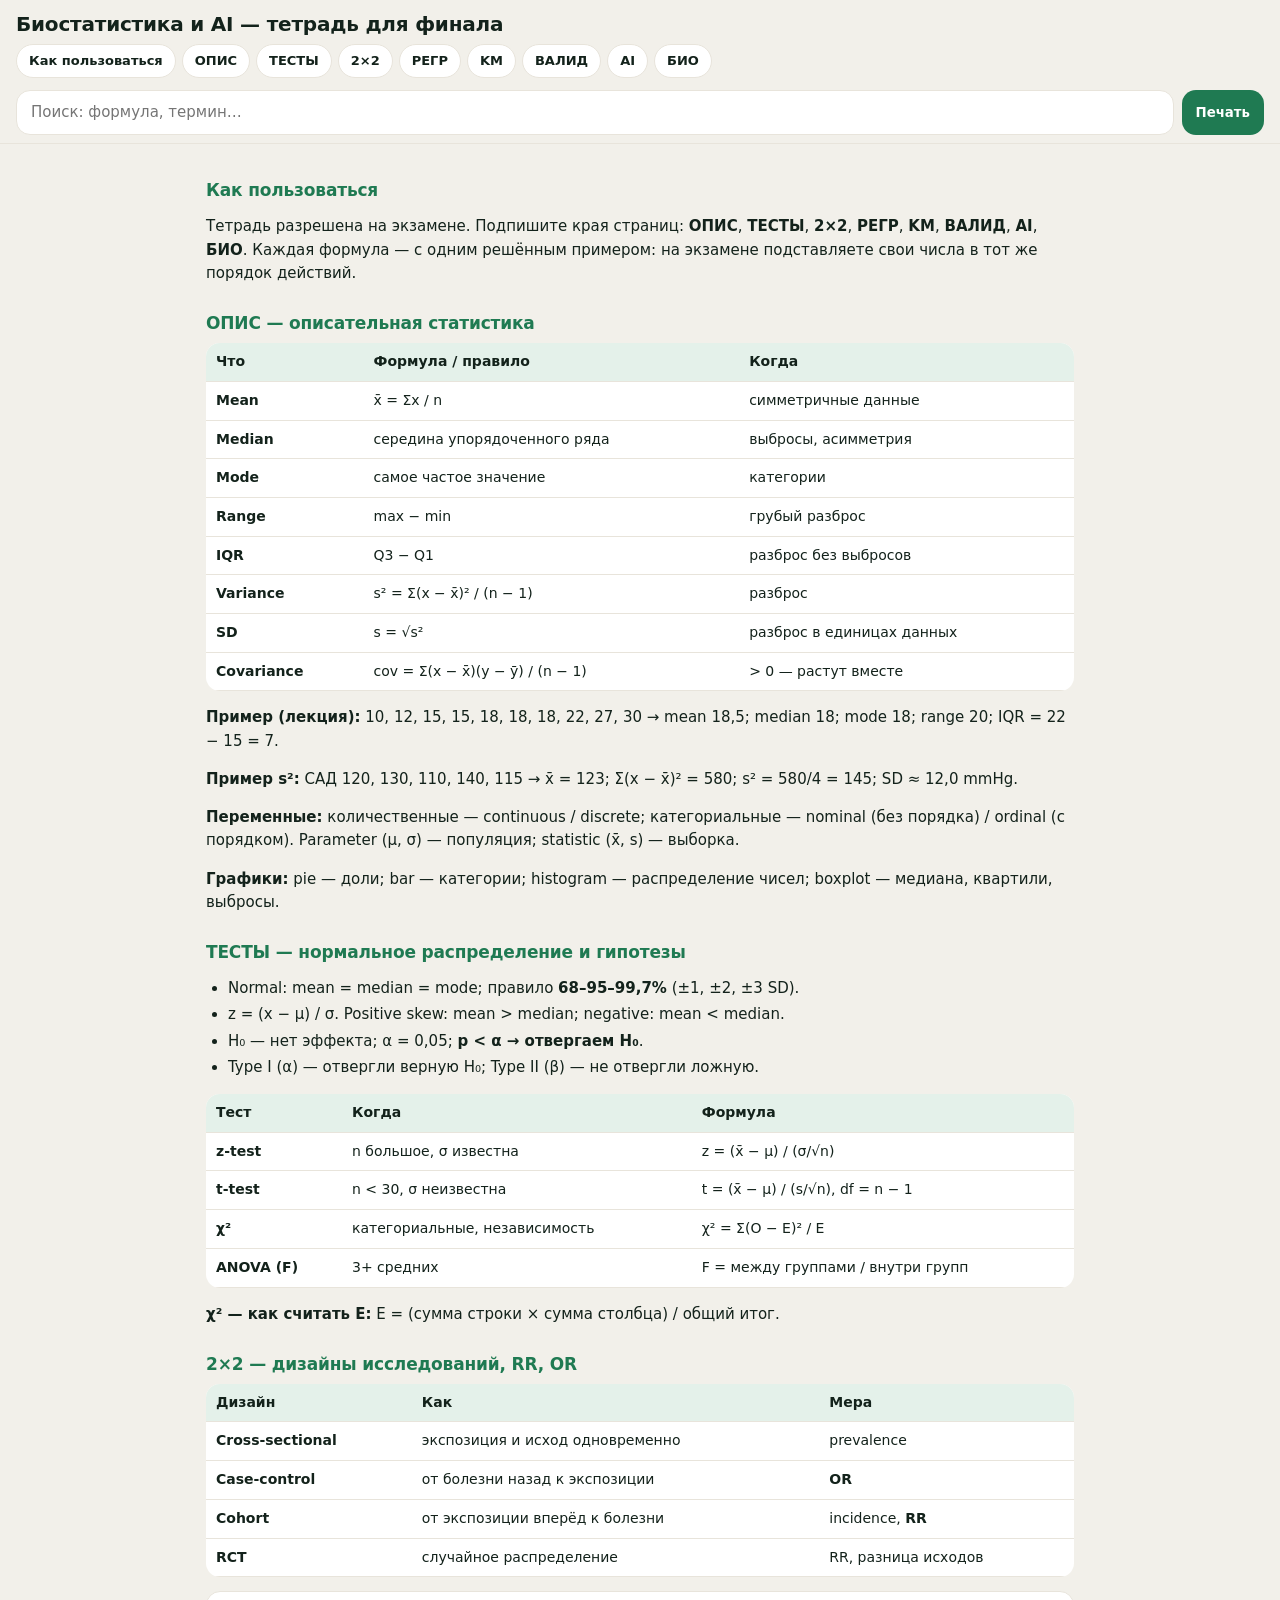
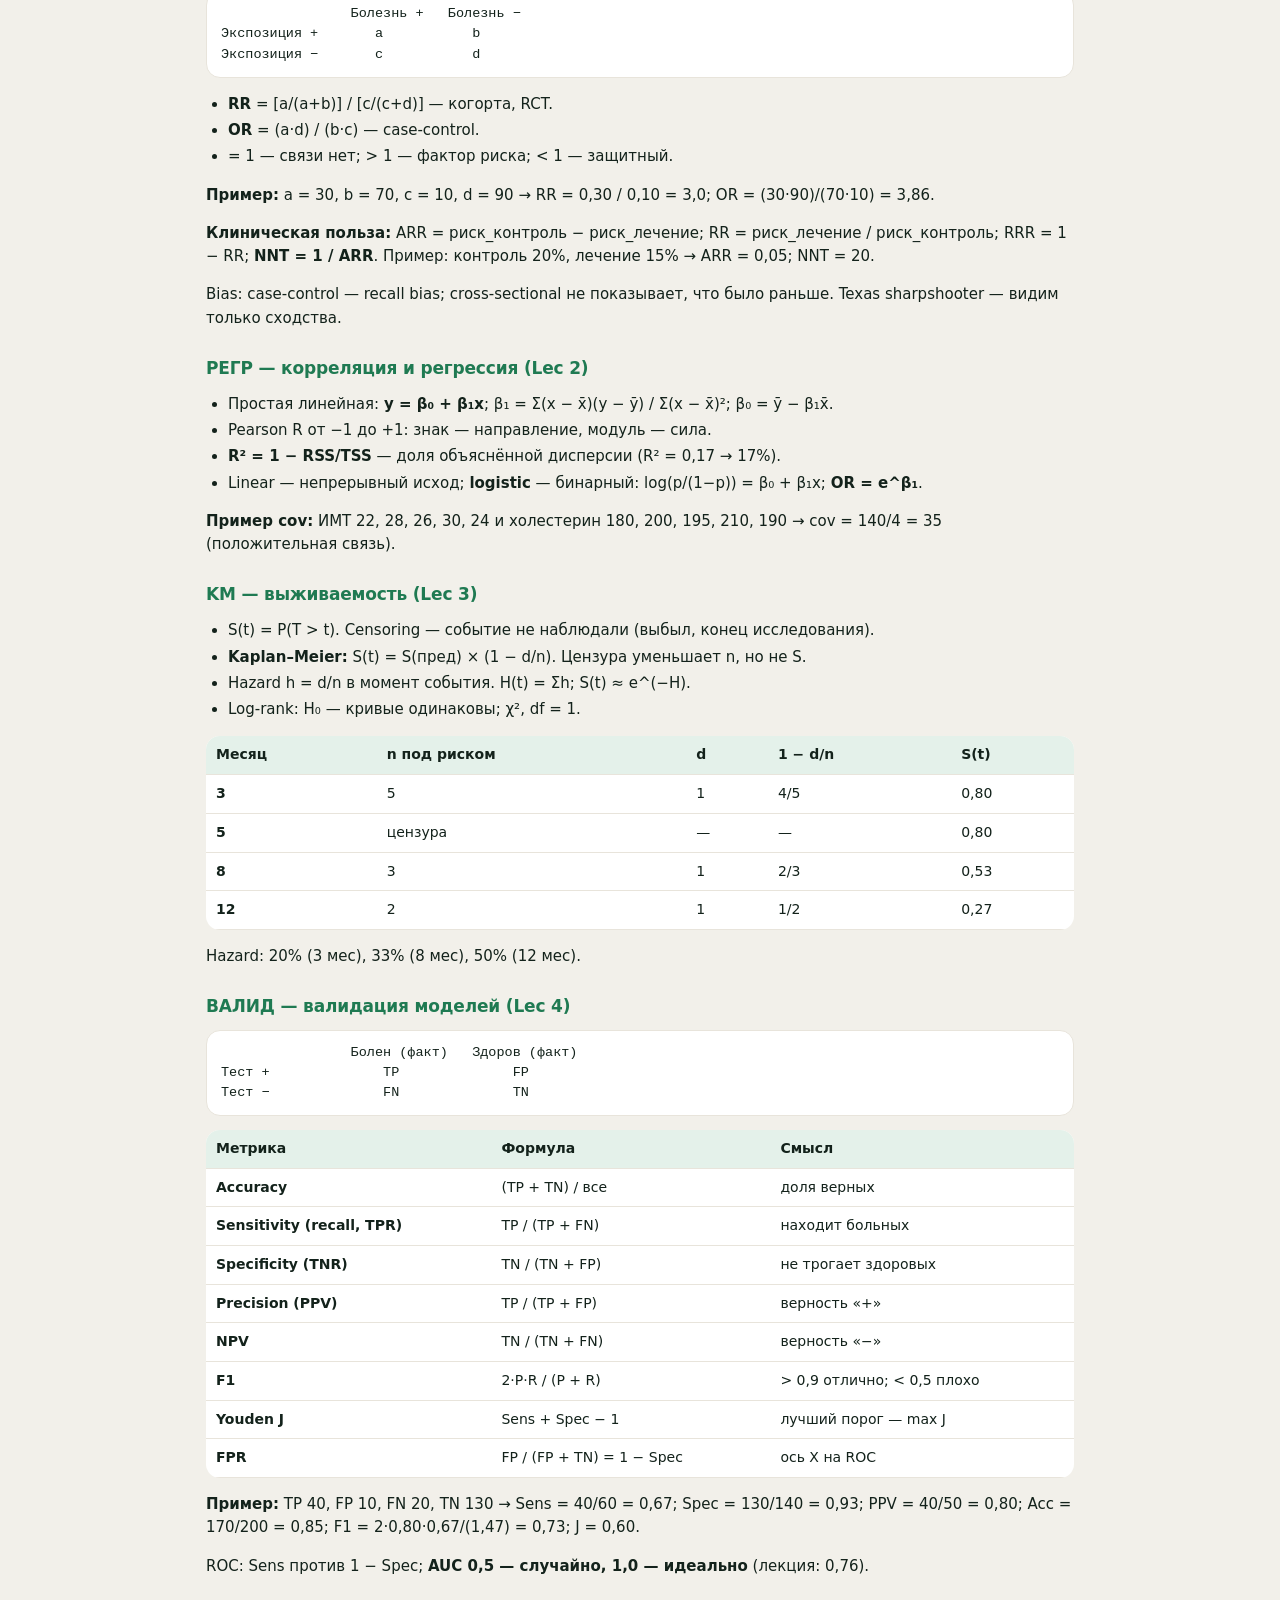
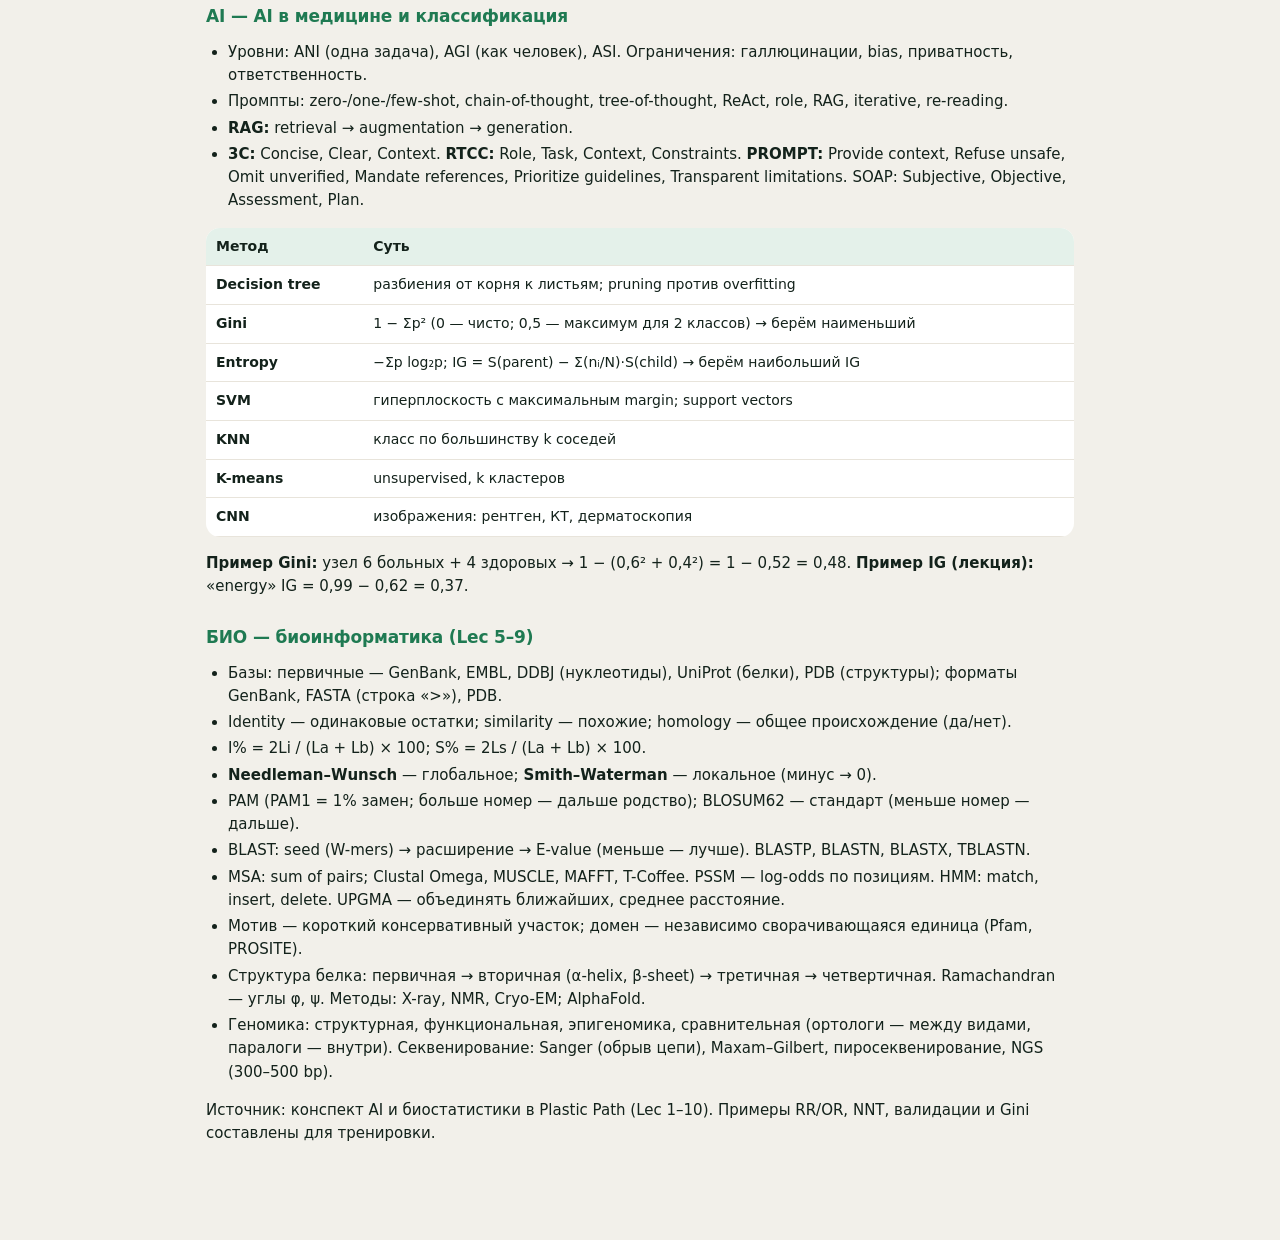
<file: s/ainb.html>
<!DOCTYPE html><html lang="ru"><head><meta charset="utf-8"><meta name="viewport" content="width=device-width,initial-scale=1">
<title>Биостатистика и AI — тетрадь для финала</title><link rel="stylesheet" href="../theme.css">
<style>
:root{--bg:#f2f0ea;--card:#fff;--ink:#14231b;--mute:#5d6b63;--line:#e3e0d6;--g:#1f7a52;--g2:#e4f1ea}
:root[data-theme=dark]{--bg:#0c1712;--card:#14221b;--ink:#e8efe9;--mute:#9aaba1;--line:#25362d;--g:#4cc38a;--g2:#173126}
@media(prefers-color-scheme:dark){:root:not([data-theme=light]){--bg:#0c1712;--card:#14221b;--ink:#e8efe9;--mute:#9aaba1;--line:#25362d;--g:#4cc38a;--g2:#173126}}
*{box-sizing:border-box}body{margin:0;background:var(--bg);color:var(--ink);font:15px/1.55 Manrope,system-ui,sans-serif}
.top{position:sticky;top:0;z-index:5;background:var(--bg);padding:12px 16px 8px;border-bottom:1px solid var(--line)}
h1{font:800 20px Unbounded,Manrope,sans-serif;margin:0 0 8px}
.nav{display:flex;gap:6px;overflow-x:auto;padding-bottom:6px;scrollbar-width:none}.nav::-webkit-scrollbar{display:none}
.nav a{flex:none;padding:6px 12px;border-radius:999px;background:var(--card);color:var(--ink);text-decoration:none;font-weight:700;font-size:13px;border:1px solid var(--line);transition:transform .2s,background .2s}
.nav a:active{transform:scale(.94)}
.bar{display:flex;gap:8px;margin-top:6px}
#q{flex:1;padding:10px 14px;border-radius:14px;border:1px solid var(--line);background:var(--card);color:var(--ink);font:inherit}
#pr{padding:10px 14px;border-radius:14px;border:0;background:var(--g);color:#fff;font-weight:700;cursor:pointer}
main{max-width:900px;margin:0 auto;padding:8px 16px 80px}
h2{font:800 17px Unbounded,Manrope,sans-serif;margin:28px 0 10px;scroll-margin-top:140px;color:var(--g)}
table{width:100%;border-collapse:collapse;background:var(--card);border-radius:14px;overflow:hidden;margin:8px 0 14px;font-size:14px}
th,td{text-align:left;padding:8px 10px;border-bottom:1px solid var(--line);vertical-align:top}th{background:var(--g2);font-weight:800}
td:first-child{font-weight:700}
pre{background:var(--card);border:1px solid var(--line);border-radius:14px;padding:12px 14px;overflow-x:auto;font:13.5px/1.5 ui-monospace,Menlo,Consolas,monospace}
code{font-family:ui-monospace,Menlo,Consolas,monospace}
ul,ol{padding-left:22px}li{margin:3px 0}
.hide{display:none}mark{background:#ffe58a;color:#111;border-radius:3px}
@media print{.top{position:static}.bar,.nav{display:none}body{background:#fff;color:#000}h2{color:#000;break-after:avoid}table,pre{break-inside:avoid}}
</style></head><body>
<div class="top"><h1>Биостатистика и AI — тетрадь для финала</h1><div class="nav"><a href="#s0">Как пользоваться</a><a href="#s1">ОПИС</a><a href="#s2">ТЕСТЫ</a><a href="#s3">2×2</a><a href="#s4">РЕГР</a><a href="#s5">KM</a><a href="#s6">ВАЛИД</a><a href="#s7">AI</a><a href="#s8">БИО</a></div>
<div class="bar"><input id="q" placeholder="Поиск: формула, термин…" autocomplete="off"><button id="pr">Печать</button></div></div>
<main><h2 id="s0">Как пользоваться</h2>
<p>Тетрадь разрешена на экзамене. Подпишите края страниц: <strong>ОПИС</strong>, <strong>ТЕСТЫ</strong>, <strong>2×2</strong>, <strong>РЕГР</strong>, <strong>KM</strong>, <strong>ВАЛИД</strong>, <strong>AI</strong>, <strong>БИО</strong>. Каждая формула — с одним решённым примером: на экзамене подставляете свои числа в тот же порядок действий.</p>
<h2 id="s1">ОПИС — описательная статистика</h2>
<table>
<thead>
<tr>
<th>Что</th>
<th>Формула / правило</th>
<th>Когда</th>
</tr>
</thead>
<tbody>
<tr>
<td>Mean</td>
<td>x̄ = Σx / n</td>
<td>симметричные данные</td>
</tr>
<tr>
<td>Median</td>
<td>середина упорядоченного ряда</td>
<td>выбросы, асимметрия</td>
</tr>
<tr>
<td>Mode</td>
<td>самое частое значение</td>
<td>категории</td>
</tr>
<tr>
<td>Range</td>
<td>max − min</td>
<td>грубый разброс</td>
</tr>
<tr>
<td>IQR</td>
<td>Q3 − Q1</td>
<td>разброс без выбросов</td>
</tr>
<tr>
<td>Variance</td>
<td>s² = Σ(x − x̄)² / (n − 1)</td>
<td>разброс</td>
</tr>
<tr>
<td>SD</td>
<td>s = √s²</td>
<td>разброс в единицах данных</td>
</tr>
<tr>
<td>Covariance</td>
<td>cov = Σ(x − x̄)(y − ȳ) / (n − 1)</td>
<td>&gt; 0 — растут вместе</td>
</tr>
</tbody>
</table>
<p><strong>Пример (лекция):</strong> 10, 12, 15, 15, 18, 18, 18, 22, 27, 30 → mean 18,5; median 18; mode 18; range 20; IQR = 22 − 15 = 7.</p>
<p><strong>Пример s²:</strong> САД 120, 130, 110, 140, 115 → x̄ = 123; Σ(x − x̄)² = 580; s² = 580/4 = 145; SD ≈ 12,0 mmHg.</p>
<p><strong>Переменные:</strong> количественные — continuous / discrete; категориальные — nominal (без порядка) / ordinal (с порядком). Parameter (μ, σ) — популяция; statistic (x̄, s) — выборка.</p>
<p><strong>Графики:</strong> pie — доли; bar — категории; histogram — распределение чисел; boxplot — медиана, квартили, выбросы.</p>
<h2 id="s2">ТЕСТЫ — нормальное распределение и гипотезы</h2>
<ul>
<li>Normal: mean = median = mode; правило <strong>68–95–99,7%</strong> (±1, ±2, ±3 SD).</li>
<li>z = (x − μ) / σ. Positive skew: mean &gt; median; negative: mean &lt; median.</li>
<li>H₀ — нет эффекта; α = 0,05; <strong>p &lt; α → отвергаем H₀</strong>.</li>
<li>Type I (α) — отвергли верную H₀; Type II (β) — не отвергли ложную.</li>
</ul>
<table>
<thead>
<tr>
<th>Тест</th>
<th>Когда</th>
<th>Формула</th>
</tr>
</thead>
<tbody>
<tr>
<td>z-test</td>
<td>n большое, σ известна</td>
<td>z = (x̄ − μ) / (σ/√n)</td>
</tr>
<tr>
<td>t-test</td>
<td>n &lt; 30, σ неизвестна</td>
<td>t = (x̄ − μ) / (s/√n), df = n − 1</td>
</tr>
<tr>
<td>χ²</td>
<td>категориальные, независимость</td>
<td>χ² = Σ(O − E)² / E</td>
</tr>
<tr>
<td>ANOVA (F)</td>
<td>3+ средних</td>
<td>F = между группами / внутри групп</td>
</tr>
</tbody>
</table>
<p><strong>χ² — как считать E:</strong> E = (сумма строки × сумма столбца) / общий итог.</p>
<h2 id="s3">2×2 — дизайны исследований, RR, OR</h2>
<table>
<thead>
<tr>
<th>Дизайн</th>
<th>Как</th>
<th>Мера</th>
</tr>
</thead>
<tbody>
<tr>
<td>Cross-sectional</td>
<td>экспозиция и исход одновременно</td>
<td>prevalence</td>
</tr>
<tr>
<td>Case-control</td>
<td>от болезни назад к экспозиции</td>
<td><strong>OR</strong></td>
</tr>
<tr>
<td>Cohort</td>
<td>от экспозиции вперёд к болезни</td>
<td>incidence, <strong>RR</strong></td>
</tr>
<tr>
<td>RCT</td>
<td>случайное распределение</td>
<td>RR, разница исходов</td>
</tr>
</tbody>
</table>
<pre><code>                Болезнь +   Болезнь −
Экспозиция +       a           b
Экспозиция −       c           d
</code></pre>
<ul>
<li><strong>RR</strong> = [a/(a+b)] / [c/(c+d)] — когорта, RCT.</li>
<li><strong>OR</strong> = (a·d) / (b·c) — case-control.</li>
<li>= 1 — связи нет; &gt; 1 — фактор риска; &lt; 1 — защитный.</li>
</ul>
<p><strong>Пример:</strong> a = 30, b = 70, c = 10, d = 90 → RR = 0,30 / 0,10 = 3,0; OR = (30·90)/(70·10) = 3,86.</p>
<p><strong>Клиническая польза:</strong> ARR = риск_контроль − риск_лечение; RR = риск_лечение / риск_контроль; RRR = 1 − RR; <strong>NNT = 1 / ARR</strong>.
Пример: контроль 20%, лечение 15% → ARR = 0,05; NNT = 20.</p>
<p>Bias: case-control — recall bias; cross-sectional не показывает, что было раньше. Texas sharpshooter — видим только сходства.</p>
<h2 id="s4">РЕГР — корреляция и регрессия (Lec 2)</h2>
<ul>
<li>Простая линейная: <strong>y = β₀ + β₁x</strong>; β₁ = Σ(x − x̄)(y − ȳ) / Σ(x − x̄)²; β₀ = ȳ − β₁x̄.</li>
<li>Pearson R от −1 до +1: знак — направление, модуль — сила.</li>
<li><strong>R² = 1 − RSS/TSS</strong> — доля объяснённой дисперсии (R² = 0,17 → 17%).</li>
<li>Linear — непрерывный исход; <strong>logistic</strong> — бинарный: log(p/(1−p)) = β₀ + β₁x; <strong>OR = e^β₁</strong>.</li>
</ul>
<p><strong>Пример cov:</strong> ИМТ 22, 28, 26, 30, 24 и холестерин 180, 200, 195, 210, 190 → cov = 140/4 = 35 (положительная связь).</p>
<h2 id="s5">KM — выживаемость (Lec 3)</h2>
<ul>
<li>S(t) = P(T &gt; t). Censoring — событие не наблюдали (выбыл, конец исследования).</li>
<li><strong>Kaplan–Meier:</strong> S(t) = S(пред) × (1 − d/n). Цензура уменьшает n, но не S.</li>
<li>Hazard h = d/n в момент события. H(t) = Σh; S(t) ≈ e^(−H).</li>
<li>Log-rank: H₀ — кривые одинаковы; χ², df = 1.</li>
</ul>
<table>
<thead>
<tr>
<th>Месяц</th>
<th>n под риском</th>
<th>d</th>
<th>1 − d/n</th>
<th>S(t)</th>
</tr>
</thead>
<tbody>
<tr>
<td>3</td>
<td>5</td>
<td>1</td>
<td>4/5</td>
<td>0,80</td>
</tr>
<tr>
<td>5</td>
<td>цензура</td>
<td>—</td>
<td>—</td>
<td>0,80</td>
</tr>
<tr>
<td>8</td>
<td>3</td>
<td>1</td>
<td>2/3</td>
<td>0,53</td>
</tr>
<tr>
<td>12</td>
<td>2</td>
<td>1</td>
<td>1/2</td>
<td>0,27</td>
</tr>
</tbody>
</table>
<p>Hazard: 20% (3 мес), 33% (8 мес), 50% (12 мес).</p>
<h2 id="s6">ВАЛИД — валидация моделей (Lec 4)</h2>
<pre><code>                Болен (факт)   Здоров (факт)
Тест +              TP              FP
Тест −              FN              TN
</code></pre>
<table>
<thead>
<tr>
<th>Метрика</th>
<th>Формула</th>
<th>Смысл</th>
</tr>
</thead>
<tbody>
<tr>
<td>Accuracy</td>
<td>(TP + TN) / все</td>
<td>доля верных</td>
</tr>
<tr>
<td>Sensitivity (recall, TPR)</td>
<td>TP / (TP + FN)</td>
<td>находит больных</td>
</tr>
<tr>
<td>Specificity (TNR)</td>
<td>TN / (TN + FP)</td>
<td>не трогает здоровых</td>
</tr>
<tr>
<td>Precision (PPV)</td>
<td>TP / (TP + FP)</td>
<td>верность «+»</td>
</tr>
<tr>
<td>NPV</td>
<td>TN / (TN + FN)</td>
<td>верность «−»</td>
</tr>
<tr>
<td>F1</td>
<td>2·P·R / (P + R)</td>
<td>&gt; 0,9 отлично; &lt; 0,5 плохо</td>
</tr>
<tr>
<td>Youden J</td>
<td>Sens + Spec − 1</td>
<td>лучший порог — max J</td>
</tr>
<tr>
<td>FPR</td>
<td>FP / (FP + TN) = 1 − Spec</td>
<td>ось X на ROC</td>
</tr>
</tbody>
</table>
<p><strong>Пример:</strong> TP 40, FP 10, FN 20, TN 130 → Sens = 40/60 = 0,67; Spec = 130/140 = 0,93; PPV = 40/50 = 0,80; Acc = 170/200 = 0,85; F1 = 2·0,80·0,67/(1,47) = 0,73; J = 0,60.</p>
<p>ROC: Sens против 1 − Spec; <strong>AUC 0,5 — случайно, 1,0 — идеально</strong> (лекция: 0,76).</p>
<h2 id="s7">AI — AI в медицине и классификация</h2>
<ul>
<li>Уровни: ANI (одна задача), AGI (как человек), ASI. Ограничения: галлюцинации, bias, приватность, ответственность.</li>
<li>Промпты: zero-/one-/few-shot, chain-of-thought, tree-of-thought, ReAct, role, RAG, iterative, re-reading.</li>
<li><strong>RAG:</strong> retrieval → augmentation → generation.</li>
<li><strong>3C:</strong> Concise, Clear, Context. <strong>RTCC:</strong> Role, Task, Context, Constraints. <strong>PROMPT:</strong> Provide context, Refuse unsafe, Omit unverified, Mandate references, Prioritize guidelines, Transparent limitations. SOAP: Subjective, Objective, Assessment, Plan.</li>
</ul>
<table>
<thead>
<tr>
<th>Метод</th>
<th>Суть</th>
</tr>
</thead>
<tbody>
<tr>
<td>Decision tree</td>
<td>разбиения от корня к листьям; pruning против overfitting</td>
</tr>
<tr>
<td>Gini</td>
<td>1 − Σp² (0 — чисто; 0,5 — максимум для 2 классов) → берём наименьший</td>
</tr>
<tr>
<td>Entropy</td>
<td>−Σp log₂p; IG = S(parent) − Σ(nᵢ/N)·S(child) → берём наибольший IG</td>
</tr>
<tr>
<td>SVM</td>
<td>гиперплоскость с максимальным margin; support vectors</td>
</tr>
<tr>
<td>KNN</td>
<td>класс по большинству k соседей</td>
</tr>
<tr>
<td>K-means</td>
<td>unsupervised, k кластеров</td>
</tr>
<tr>
<td>CNN</td>
<td>изображения: рентген, КТ, дерматоскопия</td>
</tr>
</tbody>
</table>
<p><strong>Пример Gini:</strong> узел 6 больных + 4 здоровых → 1 − (0,6² + 0,4²) = 1 − 0,52 = 0,48.
<strong>Пример IG (лекция):</strong> «energy» IG = 0,99 − 0,62 = 0,37.</p>
<h2 id="s8">БИО — биоинформатика (Lec 5–9)</h2>
<ul>
<li>Базы: первичные — GenBank, EMBL, DDBJ (нуклеотиды), UniProt (белки), PDB (структуры); форматы GenBank, FASTA (строка «&gt;»), PDB.</li>
<li>Identity — одинаковые остатки; similarity — похожие; homology — общее происхождение (да/нет).</li>
<li>I% = 2Li / (La + Lb) × 100; S% = 2Ls / (La + Lb) × 100.</li>
<li><strong>Needleman–Wunsch</strong> — глобальное; <strong>Smith–Waterman</strong> — локальное (минус → 0).</li>
<li>PAM (PAM1 = 1% замен; больше номер — дальше родство); BLOSUM62 — стандарт (меньше номер — дальше).</li>
<li>BLAST: seed (W-mers) → расширение → E-value (меньше — лучше). BLASTP, BLASTN, BLASTX, TBLASTN.</li>
<li>MSA: sum of pairs; Clustal Omega, MUSCLE, MAFFT, T-Coffee. PSSM — log-odds по позициям. HMM: match, insert, delete. UPGMA — объединять ближайших, среднее расстояние.</li>
<li>Мотив — короткий консервативный участок; домен — независимо сворачивающаяся единица (Pfam, PROSITE).</li>
<li>Структура белка: первичная → вторичная (α-helix, β-sheet) → третичная → четвертичная. Ramachandran — углы φ, ψ. Методы: X-ray, NMR, Cryo-EM; AlphaFold.</li>
<li>Геномика: структурная, функциональная, эпигеномика, сравнительная (ортологи — между видами, паралоги — внутри). Секвенирование: Sanger (обрыв цепи), Maxam–Gilbert, пиросеквенирование, NGS (300–500 bp).</li>
</ul>
<p>Источник: конспект AI и биостатистики в Plastic Path (Lec 1–10). Примеры RR/OR, NNT, валидации и Gini составлены для тренировки.</p></main>
<script>
const q=document.getElementById('q');
q.addEventListener('input',()=>{const v=q.value.trim().toLowerCase();
 document.querySelectorAll('main tr').forEach(tr=>{if(tr.querySelector('th'))return;tr.classList.toggle('hide',!!v&&!tr.textContent.toLowerCase().includes(v))});
 document.querySelectorAll('main li,main pre,main p').forEach(el=>el.classList.toggle('hide',!!v&&!el.textContent.toLowerCase().includes(v)));
 if(v){const f=[...document.querySelectorAll('main tr,main li,main pre,main p')].find(e=>!e.classList.contains('hide')&&!e.querySelector('th'));if(f)f.scrollIntoView({block:'center'})}});
document.getElementById('pr').onclick=()=>{q.value='';q.dispatchEvent(new Event('input'));print()};
</script></body></html>
</file>
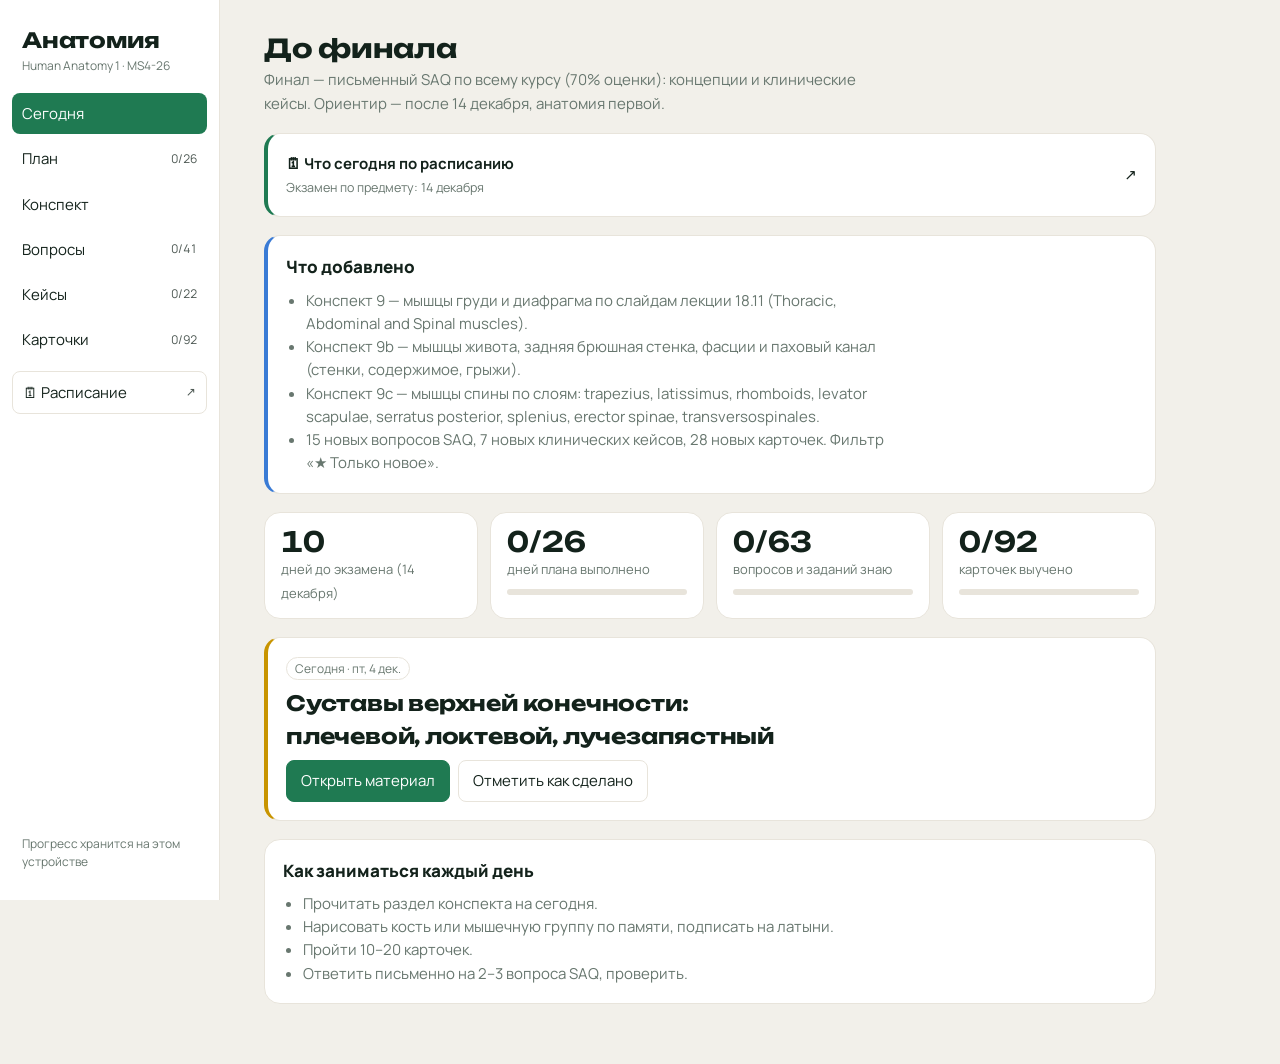
<file: s/anat.html>
<!DOCTYPE html>
<html lang="ru">
<head>
<meta charset="utf-8">
<meta name="viewport" content="width=device-width, initial-scale=1">
<title>Анатомия — финал (обновлено 18.11)</title>
<link rel="preconnect" href="https://fonts.googleapis.com">
<link rel="preconnect" href="https://fonts.gstatic.com" crossorigin>
<link href="https://fonts.googleapis.com/css2?family=IBM+Plex+Sans:wght@400;500;600&family=IBM+Plex+Serif:ital,wght@0,500;0,600;1,400;1,500&display=swap" rel="stylesheet">
<style>
:root{
  --bg:#eef1f4; --surface:#ffffff; --ink:#172031; --muted:#5b6678; --line:#d6dce4;
  --accent:#2f5d8a; --accent-ink:#ffffff; --bone:#b8922e; --good:#2f7d4f; --bad:#b33a3a; --new:#2c6db3;
  --font-display:"IBM Plex Serif", Georgia, serif; --font-body:"IBM Plex Sans", system-ui, -apple-system, "Segoe UI", sans-serif;
  --r:10px; color-scheme:light;
}
@media (prefers-color-scheme: dark){ :root:not([data-theme="light"]){
  --bg:#10151d; --surface:#18202b; --ink:#e6ebf2; --muted:#9aa6b8; --line:#2a3443;
  --accent:#8fb8e3; --accent-ink:#0c1a22; --bone:#d9b85a; --good:#5cbf86; --bad:#e07a7a; --new:#7fb0e8; color-scheme:dark; } }
*{box-sizing:border-box}
html,body{margin:0;height:100%}
body{background:var(--bg);color:var(--ink);font:15px/1.55 var(--font-body)}
h1,h2,h3{font-family:var(--font-display);font-weight:600;text-wrap:balance;margin:0}
h1{font-size:26px} h2{font-size:21px} h3{font-size:17px}
i,em,.lat{font-family:var(--font-display);font-style:italic}
button{font:inherit;cursor:pointer}
button:focus-visible,a:focus-visible,textarea:focus-visible,select:focus-visible{outline:2px solid var(--accent);outline-offset:2px}
.app{display:grid;grid-template-columns:220px 1fr;min-height:100%}
nav{background:var(--surface);border-right:1px solid var(--line);padding:20px 12px;display:flex;flex-direction:column;gap:4px;position:sticky;top:0;height:100vh}
nav .brand{padding:4px 10px 14px}
nav .brand small{display:block;color:var(--muted);font-size:12px}
nav a{display:flex;justify-content:space-between;align-items:center;padding:9px 10px;border-radius:8px;color:var(--ink);text-decoration:none}
nav a:hover{background:var(--bg)}
nav a.on{background:var(--accent);color:var(--accent-ink)}
nav a .n{font-size:12px;opacity:.75;font-variant-numeric:tabular-nums}
.save{margin-top:auto;font-size:12px;color:var(--muted);padding:8px 10px}
main{padding:28px clamp(16px,4vw,44px) 60px;max-width:980px;width:100%}
.view{display:none;flex-direction:column;gap:18px}
.view.on{display:flex}
.lead{color:var(--muted);max-width:68ch;margin:0}
.card{background:var(--surface);border:1px solid var(--line);border-radius:var(--r);padding:18px}
.tiles{display:grid;grid-template-columns:repeat(auto-fit,minmax(170px,1fr));gap:12px}
.tile{background:var(--surface);border:1px solid var(--line);border-radius:var(--r);padding:14px 16px}
.tile b{display:block;font:600 28px/1.1 var(--font-display);font-variant-numeric:tabular-nums}
.tile span{color:var(--muted);font-size:13px}
.bar{height:6px;background:var(--line);border-radius:4px;overflow:hidden;margin-top:8px}
.bar i{display:block;height:100%;background:var(--accent)}
.today{border-left:4px solid var(--bone)}
.btn{border:1px solid var(--line);background:var(--surface);color:var(--ink);padding:8px 14px;border-radius:8px;text-decoration:none}
.btn:hover{border-color:var(--accent)}
.btn.pri{background:var(--accent);border-color:var(--accent);color:var(--accent-ink)}
.btn.good{border-color:var(--good);color:var(--good)}
.btn.bad{border-color:var(--bad);color:var(--bad)}
.row{display:flex;gap:8px;flex-wrap:wrap;align-items:center}
.chip{font-size:12px;padding:2px 8px;border-radius:20px;border:1px solid var(--line);color:var(--muted);white-space:nowrap;text-decoration:none}
.chip.ok{border-color:var(--good);color:var(--good)} .chip.no{border-color:var(--bad);color:var(--bad)}
.chip.new,.newtag{border-color:var(--new);color:var(--new)}
.newtag{font:500 11px var(--font-body);border:1px solid;border-radius:20px;padding:1px 7px;margin-left:8px;vertical-align:middle}
.week h3{margin-bottom:8px}
.day{display:flex;gap:12px;align-items:flex-start;padding:9px 4px;border-top:1px solid var(--line)}
.day:first-of-type{border-top:0}
.day input{width:18px;height:18px;margin-top:3px;accent-color:var(--accent)}
.day label{flex:1}
.day .d{font-variant-numeric:tabular-nums;color:var(--muted);width:66px;flex:none}
.day.done label{color:var(--muted);text-decoration:line-through}
.day.is-today{background:color-mix(in srgb,var(--bone) 12%,transparent);border-radius:6px}
.toc{display:flex;flex-wrap:wrap;gap:6px}
.notes section{scroll-margin-top:16px}
.notes ul{padding-left:20px;margin:8px 0}
.notes li{margin:4px 0}
.tbl{overflow-x:auto}
table{border-collapse:collapse;width:100%;font-size:14px}
th,td{text-align:left;padding:7px 9px;border-bottom:1px solid var(--line);vertical-align:top}
th{color:var(--muted);font-weight:500;font-size:12px;text-transform:uppercase;letter-spacing:.04em}
pre{white-space:pre-wrap;font-family:var(--font-display);background:var(--bg);padding:12px;border-radius:8px}
.q{font:500 18px/1.45 var(--font-display)}
textarea{width:100%;min-height:110px;border:1px solid var(--line);border-radius:8px;padding:10px;background:var(--bg);color:var(--ink);font:inherit;resize:vertical}
.ans{border-left:3px solid var(--good);padding:8px 12px;background:color-mix(in srgb,var(--good) 8%,transparent);border-radius:0 8px 8px 0;white-space:pre-wrap}
.ai{border-left:3px solid var(--accent);padding:8px 12px;background:color-mix(in srgb,var(--accent) 8%,transparent);border-radius:0 8px 8px 0;white-space:pre-wrap}
select{font:inherit;padding:7px 10px;border-radius:8px;border:1px solid var(--line);background:var(--surface);color:var(--ink)}
.flash{min-height:220px;display:flex;flex-direction:column;justify-content:center;align-items:center;text-align:center;gap:10px;cursor:pointer;user-select:none}
.flash .front{font:500 26px/1.3 var(--font-display)}
.flash .front.it{font-style:italic}
.flash .back{display:none;gap:4px;flex-direction:column}
.flash.open .back{display:flex}
.flash .back b{font-size:19px}
.flash .back span{color:var(--muted)}
.hint{font-size:12px;color:var(--muted)}
@media (max-width:760px){
  .app{grid-template-columns:1fr}
  nav{position:sticky;top:0;height:auto;flex-direction:row;overflow-x:auto;padding:8px;z-index:2;border-right:0;border-bottom:1px solid var(--line)}
  nav .brand,.save{display:none}
  nav a{white-space:nowrap}
}
@media (prefers-reduced-motion:no-preference){ .bar i{transition:width .3s} }
</style>
<link href="https://fonts.googleapis.com/css2?family=Unbounded:wght@600;700&family=Manrope:wght@400;500;600;700;800&display=swap" rel="stylesheet">
<link rel="stylesheet" href="../theme.css">
</head>
<body>
<script type="application/json" id="state">{"days":{},"quiz":{},"cards":{}}</script>
<div class="app">
<nav aria-label="Разделы">
  <div class="brand"><h2>Анатомия</h2><small>Human Anatomy 1 · MS4-26</small></div>
  <a href="#today" data-v="today">Сегодня</a>
  <a href="#plan" data-v="plan">План <span class="n" id="n-plan"></span></a>
  <a href="#notes" data-v="notes">Конспект</a>
  <a href="#quiz" data-v="quiz">Вопросы <span class="n" id="n-quiz"></span></a>
  <a href="#cases" data-v="cases">Кейсы <span class="n" id="n-cases"></span></a>
  <a href="#cards" data-v="cards">Карточки <span class="n" id="n-cards"></span></a>
  <a href="https://claude.ai/artifact/2xwvVmubijirDWXwn1Ldpr" target="_blank" rel="noopener" class="ext" style="margin-top:6px;border:1px solid var(--line)">🗓 Расписание <span class="n">↗</span></a>
  <div class="save" id="save">Прогресс сохраняется</div>
</nav>
<main>

<section class="view" id="v-today">
  <div><h1>До финала</h1><p class="lead">Финал — письменный SAQ по всему курсу (70% оценки): концепции и клинические кейсы. Ориентир — после 14 декабря, анатомия первой.</p></div>
  <a class="card" href="https://claude.ai/artifact/2xwvVmubijirDWXwn1Ldpr" target="_blank" rel="noopener" style="display:flex;justify-content:space-between;align-items:center;text-decoration:none;color:inherit;border-left:4px solid var(--accent)"><span><b>🗓 Что сегодня по расписанию</b><br><small style="color:var(--muted)">Экзамен по предмету: 14 декабря</small></span><span>↗</span></a>
  <div class="card" style="border-left:4px solid var(--new)"><h3>Что добавлено</h3><ul class="lead" style="padding-left:20px;margin:8px 0 0"><li>Конспект 9 — мышцы груди и диафрагма по слайдам лекции 18.11 (Thoracic, Abdominal and Spinal muscles).</li><li>Конспект 9b — мышцы живота, задняя брюшная стенка, фасции и паховый канал (стенки, содержимое, грыжи).</li><li>Конспект 9c — мышцы спины по слоям: trapezius, latissimus, rhomboids, levator scapulae, serratus posterior, splenius, erector spinae, transversospinales.</li><li>15 новых вопросов SAQ, 7 новых клинических кейсов, 28 новых карточек. Фильтр «★ Только новое».</li></ul></div>
  <div class="tiles" id="tiles"></div>
  <div class="card today" id="today-card"></div>
  <div class="card"><h3>Как заниматься каждый день</h3>
    <ul class="lead" style="padding-left:20px;margin:8px 0 0"><li>Прочитать раздел конспекта на сегодня.</li><li>Нарисовать кость или мышечную группу по памяти, подписать на латыни.</li><li>Пройти 10–20 карточек.</li><li>Ответить письменно на 2–3 вопроса SAQ, проверить.</li></ul></div>
</section>

<section class="view" id="v-plan">
  <div><h1>План по дням</h1><p class="lead">26 ноября — экзамен: полная подготовка по всем темам с нуля, 26 блоков. Расписание совпадает с разделом «Финалы» в Plastic Path.</p></div>
  <div id="plan"></div>
</section>

<section class="view notes" id="v-notes">
  <div><h1>Конспект</h1><p class="lead">По слайдам Dr. Kholmuradov и Netter. Латинские названия — как на слайдах. Новые разделы отмечены «новое».</p></div>
  <div class="toc" id="toc"></div>
  <div id="notes" style="display:flex;flex-direction:column;gap:14px"></div>
</section>

<section class="view" id="v-quiz">
  <div><h1>Вопросы</h1><p class="lead">Напишите ответ, затем откройте ключ и отметьте, знали ли вы его. Кнопка «Проверить с Claude» оценит ваш ответ. Новые вопросы отмечены «новое».</p></div>
  <div class="row"><label for="q-filter">Тема</label><select id="q-filter"></select>
    <label><input type="checkbox" id="q-weak"> только «не знал»</label></div>
  <div class="card" id="quiz-card"></div>
</section>

<section class="view" id="v-cases">
  <div><h1>Клинические кейсы</h1><p class="lead">На финале клинические вопросы. Схема ответа: диагноз → механизм → структура → чем опасно.</p></div>
  <div class="card" id="case-card"></div>
</section>

<section class="view" id="v-cards">
  <div><h1>Карточки</h1><p class="lead">Нажмите на карточку, чтобы перевернуть. «Знаю» убирает её из повторения.</p></div>
  <div class="row"><label for="c-mode">Показывать</label>
    <select id="c-mode"><option value="lat">латынь → English / русский</option><option value="en">English → латынь</option><option value="ru">русский → латынь</option></select>
    <label><input type="checkbox" id="c-weak" checked> только невыученные</label>
    <button class="btn" id="c-shuffle">Перемешать</button>
    <button class="btn" id="c-reset">Сбросить</button></div>
  <div class="card flash" id="flash" tabindex="0" role="button" aria-label="Перевернуть карточку"></div>
  <div class="row" style="justify-content:center"><button class="btn bad" id="c-no">Повторить</button><button class="btn good" id="c-yes">Знаю</button></div>
  <p class="hint" id="c-count" style="text-align:center"></p>
</section>

</main>
</div>

<script>
const PPS=(()=>{try{return window.parent!==window&&window.parent.PP_BRIDGE||null}catch(e){return null}})();
if(PPS&&!window.claude){try{window.claude=window.parent.claude}catch(e){}}
if(PPS)document.addEventListener('click',e=>{const a=e.target.closest('a[href*="2xwvVmubijirDWXwn1Ldpr"]');if(a){e.preventDefault();PPS.go('plan')}});
const TEMPLATE = '<!DOCTYPE html>\n' + document.documentElement.outerHTML;
const LSKEY = 'anat-final-v2';
let S; try{ S = JSON.parse(document.getElementById('state').textContent) }catch(e){ S={days:{},quiz:{},cards:{}} }
try{ const l = JSON.parse(localStorage.getItem(LSKEY)||'null'); if(l){ for(const k of ['days','quiz','cards']) S[k]=Object.assign({},l[k]||{},S[k]) } }catch(e){}
if(PPS){const r=PPS.get(LSKEY);if(r)for(const k of ['days','quiz','cards'])S[k]=Object.assign({},S[k]||{},r[k]||{})}

const PLAN = [
 {w:'Неделя 1 · 26 ноября — 29 ноября', days:[
  ['2026-11-26','Общая остеология, плоскости, термины направлений','n1'],
  ['2026-11-26','Позвоночник: типичный позвонок, C1/C2, отделы, крестец, копчик','n2'],
  ['2026-11-27','Грудная клетка: рёбра, грудина; ключица, лопатка','n3'],
  ['2026-11-28','Кости верхней конечности: плечевая, лучевая, локтевая, кисть','n4'],
  ['2026-11-28','Таз и кости нижней конечности: бедро, голень, стопа','n5'],
  ['2026-11-29','Самотест по костям без конспекта, разбор ошибок','quiz']]},
 {w:'Неделя 2 · 30 ноября — 6 декабря', days:[
  ['2026-11-30','Мозговой череп: лобная, затылочная, теменная, решётчатая','n6'],
  ['2026-12-01','Височная и клиновидная кости, отверстия и что через них проходит','n6'],
  ['2026-12-02','Лицевой череп: верхняя и нижняя челюсть, нёбная, зубы','n7'],
  ['2026-12-03','Суставы: классификация, строение синовиального сустава','n8'],
  ['2026-12-04','Суставы верхней конечности: плечевой, локтевой, лучезапястный','n8'],
  ['2026-12-05','Суставы нижней конечности: тазобедренный, коленный, голеностопный','n8'],
  ['2026-12-05','Самотест: череп и суставы','quiz'],
  ['2026-12-06','Мышцы груди и диафрагма','n9'],
  ['2026-12-06','Мышцы живота, задняя брюшная стенка, паховый канал','n9b']]},
 {w:'Неделя 3 · 7 декабря — 13 декабря', days:[
  ['2026-12-07','Мышцы спины: поверхностные, промежуточные, глубокие','n9c'],
  ['2026-12-08','Мышцы верхней конечности: пояс, плечо, предплечье, кисть','n10'],
  ['2026-12-09','Мышцы нижней конечности: ягодичная, бедро, голень, стопа','n11'],
  ['2026-12-10','Мышцы головы и шеи, мимические (часть 1)','n12'],
  ['2026-12-11','Мышцы головы и шеи (часть 2)','n12'],
  ['2026-12-11','Клинические кейсы по всему курсу','cases'],
  ['2026-12-12','Пробный экзамен SAQ № 1 на время','quiz'],
  ['2026-12-12','Слабые темы по итогам пробника','quiz'],
  ['2026-12-13','Пробный экзамен SAQ № 2 + все мышцы «Пошагово»','quiz'],
  ['2026-12-13','Вечер: только Anki и список ошибок, сон до 23:30','cards']]},
 {w:'Неделя 4 · 14 декабря', days:[
  ['2026-12-14','ЭКЗАМЕН: анатомия','quiz']]}
];

const NOTES = [
['n1','1. Терминология и плоскости',`<ul>
<li><b>Направления:</b> superior (cranial) / inferior (caudal), anterior (ventral) / posterior (dorsal), medial / lateral, proximal / distal, superficial / deep.</li>
<li><b>Плоскости:</b> coronal (frontal) — передняя и задняя части; sagittal — правая и левая (median — строго по середине); axial (transverse) — верхняя и нижняя. Те же срезы в CT/MRI.</li>
<li><b>Порядок слов:</b> что → какое → чего: <i>collum anatomicum humeri</i> — анатомическая шейка плечевой кости.</li>
<li><b>Рельеф:</b> возвышения — <i>caput, condylus, tuberculum, tuberositas, processus, crista, spina</i>; углубления — <i>fossa / fovea, incisura / foramen, sulcus, canalis</i>.</li>
<li><b>Типы костей:</b> длинные (бедро), короткие (запястье), плоские (теменная), смешанные (позвонок), воздухоносные (верхняя челюсть), сесамовидные (надколенник).</li></ul>`],
['n2','2. Позвоночный столб',`<ul>
<li><b>32–33 позвонка:</b> 7 cervical, 12 thoracic, 5 lumbar, 5 sacral (os sacrum), 3–4 coccygeal + диски, фасеточные суставы, связки.</li>
<li><b>Изгибы:</b> лордоз шейный и поясничный, кифоз грудной и крестцовый. Kyphosis — пожилые, остеопороз; lordosis — беременность, спондилолистез; scoliosis — полиомиелит, короткая нога.</li>
<li><b>Типичный позвонок:</b> <i>corpus, arcus (pediculus + lamina), foramen vertebrale, processus spinosus, transversus, articularis superior / inferior</i>, <i>foramen intervertebrale</i>.</li>
<li><b>Диск:</b> <i>nucleus pulposus</i> (амортизатор, остаток хорды) + <i>annulus fibrosus</i>.</li></ul>
<div class="tbl"><table><tr><th>Отдел</th><th>Как узнать</th></tr>
<tr><td>C3–C7</td><td>треугольное отверстие, foramen transversarium, раздвоенный остистый (C2–C6)</td></tr>
<tr><td>C1 atlas</td><td>нет тела; атланто-затылочный сустав — кивок «да», нет диска</td></tr>
<tr><td>C2 axis</td><td>dens; атланто-осевой — поворот «нет», нет диска, alar ligaments</td></tr>
<tr><td>Th1–Th12</td><td>тело-сердце, длинный остистый вниз, рёберные ямки</td></tr>
<tr><td>L1–L5</td><td>бобовидное тело, нет рёберных ямок; спинной мозг кончается на L2</td></tr>
<tr><td>Os sacrum</td><td>crista sacralis mediana / intermedia / lateralis, foramina sacralia, facies auricularis</td></tr></table></div>`],
['n3','3. Грудная клетка и пояс руки',`<ul>
<li><b>Sternum:</b> <i>manubrium, corpus, processus xiphoideus</i>; <i>incisura jugularis</i>, <i>angulus sterni</i> = уровень II ребра.</li>
<li><b>Costa:</b> <i>caput, collum, tuberculum, angulus, corpus, sulcus costae</i> (межрёберные сосуды и нерв). I–VII истинные, VIII–X ложные, XI–XII колеблющиеся.</li>
<li><b>Clavicula:</b> <i>extremitas sternalis / acromialis</i>, <i>tuberositas lig. coracoclavicularis</i>.</li>
<li><b>Scapula:</b> <i>fossa subscapularis, spina scapulae, fossa supra- / infraspinata, acromion, processus coracoideus, cavitas glenoidalis, tuberculum supra- / infraglenoidale</i>; 3 края, 3 угла.</li></ul>`],
['n4','4. Кости руки',`<ul>
<li><b>Humerus проксимально:</b> <i>caput, collum anatomicum, collum chirurgicum</i> (типичный перелом), <i>tuberculum majus / minus, sulcus intertubercularis, tuberositas deltoidea, sulcus n. radialis</i>.</li>
<li><b>Humerus дистально:</b> <i>capitulum</i> (→ radius), <i>trochlea</i> (→ ulna), <i>fossa olecrani, epicondylus medialis / lateralis, sulcus n. ulnaris</i>.</li>
<li><b>Ulna (медиально):</b> <i>olecranon, processus coronoideus, incisura trochlearis</i>; головка — дистально.</li>
<li><b>Radius (латерально):</b> головка проксимально, <i>tuberositas radii</i> (biceps), <i>processus styloideus</i>; образует лучезапястный сустав.</li>
<li><b>Кисть — 27 костей:</b> 8 carpi + 5 metacarpi + 14 phalanges. «So Long To Pinky, Here Comes The Thumb»: scaphoid, lunate, triquetrum, pisiform / hamate, capitate, trapezoid, trapezium.</li></ul>
<div class="tbl"><table><tr><th>Клиника</th><th>Главное</th></tr>
<tr><td>Перелом ключицы</td><td>падение на руку; граница средней и латеральной трети</td></tr>
<tr><td>Перелом ладьевидной</td><td>боль в anatomical snuffbox; аваскулярный некроз, несращение</td></tr>
<tr><td>Carpal tunnel</td><td>n. medianus под retinaculum flexorum; Tinel, Phalen; атрофия тенара</td></tr>
<tr><td>Guyon canal</td><td>n. ulnaris на запястье; велосипедисты</td></tr>
<tr><td>Boxer’s fracture</td><td>шейка V пястной кости</td></tr></table></div>`],
['n5','5. Таз и кости ноги',`<ul>
<li><b>Os coxae</b> = ilium + ischium + pubis, сходятся в <i>acetabulum</i>; <i>crista iliaca, spina iliaca anterior / posterior superior / inferior, incisura ischiadica major, tuber ischiadicum, tuberculum pubicum</i>.</li>
<li><b>Femur:</b> <i>caput (+ fovea), collum, trochanter major / minor, linea / crista intertrochanterica, linea aspera, tuberculum adductorium, condylus и epicondylus medialis / lateralis</i>.</li>
<li><b>Голень:</b> tibia (медиально, <i>malleolus medialis</i>), fibula (латерально, <i>malleolus lateralis</i>); patella — сесамовидная.</li>
<li><b>Стопа:</b> 7 tarsi — <i>talus, calcaneus, naviculare, cuboideum, cuneiformia ×3</i>; 5 metatarsi, 14 phalanges.</li></ul>`],
['n6','6. Череп и отверстия',`<ul>
<li>22 кости (29 с косточками уха и подъязычной). Швы: <i>coronalis, sagittalis, lambdoidea</i>.</li>
<li><b>Os occipitale:</b> 4 части вокруг <i>foramen magnum</i>; единственная кость черепа, сочленённая с позвоночником.</li>
<li><b>Os sphenoidale:</b> corpus (<i>sella turcica</i>), alae majores, alae minores, processus pterygoidei.</li>
<li><b>Os temporale:</b> pars squamosa, tympanica, petrosa (+ mastoidea).</li></ul>
<div class="tbl"><table><tr><th>Отверстие</th><th>Ямка</th><th>Что проходит</th></tr>
<tr><td>Lamina cribrosa</td><td>передняя</td><td>I</td></tr>
<tr><td>Canalis opticus</td><td>средняя</td><td>II, a. ophthalmica</td></tr>
<tr><td>Fissura orbitalis superior</td><td>средняя</td><td>III, IV, V1, VI</td></tr>
<tr><td>Foramen rotundum</td><td>средняя</td><td>V2</td></tr>
<tr><td>Foramen ovale</td><td>средняя</td><td>V3</td></tr>
<tr><td>Foramen spinosum</td><td>средняя</td><td>a. meningea media</td></tr>
<tr><td>Porus acusticus internus</td><td>задняя</td><td>VII, VIII</td></tr>
<tr><td>Foramen jugulare</td><td>задняя</td><td>IX, X, XI, v. jugularis interna</td></tr>
<tr><td>Canalis n. hypoglossi</td><td>задняя</td><td>XII</td></tr>
<tr><td>Foramen magnum</td><td>задняя</td><td>продолговатый мозг, aa. vertebrales</td></tr>
<tr><td>Foramen stylomastoideum</td><td>снизу</td><td>VII</td></tr></table></div>
<p class="hint">Содержимое отверстий — из стандартной анатомии, на слайдах его нет.</p>`],
['n7','7. Лицевой череп и зубы',`<ul>
<li><b>Maxilla:</b> 4 поверхности, 4 отростка (frontalis, zygomaticus, alveolaris, palatinus); <i>sinus maxillaris, foramen infraorbitale</i>.</li>
<li><b>Mandibula:</b> corpus + 2 ramus; <i>foramen mentale, processus coronoideus и condylaris, incisura mandibulae, foramen mandibulae, linea mylohyoidea</i>.</li>
<li><b>Os palatinum:</b> lamina perpendicularis + horizontalis.</li>
<li><b>Зуб:</b> corona, collum, radix; эмаль, дентин, цемент, пульпа. 32 зуба, формула 2-1-2-3.</li></ul>`],
['n8','8. Суставы',`<div class="tbl"><table><tr><th>Функция</th><th>Структура</th><th>Примеры</th></tr>
<tr><td>Synarthrosis</td><td>Fibrous</td><td>suture, gomphosis, syndesmosis</td></tr>
<tr><td>Amphiarthrosis</td><td>Cartilaginous</td><td>synchondrosis (эпифизарная пластинка), symphysis (диск, лобковый симфиз)</td></tr>
<tr><td>Diarthrosis</td><td>Synovial</td><td>колено, плечо, тазобедренный</td></tr></table></div>
<ul>
<li><b>Синовиальный сустав:</b> capsule, cavity, hyaline cartilage, synovial fluid, ligaments, nerves, vessels.</li>
<li><b>Доп. структуры:</b> ligaments (кость—кость), tendons (мышца—кость), bursae, menisci, fatty pads.</li>
<li><b>Колено:</b> мениски, ACL/PCL, коллатеральные связки, сумки supra-/infra-/prepatellar.</li>
<li><b>Типы по форме:</b> hinge, pivot, ball-and-socket, condyloid, saddle, plane.</li>
<li><b>Локоть:</b> плечелоктевой (блок), плечелучевой, проксимальный лучелоктевой (пронация / супинация).</li></ul>`],
['n9','★ 9. Мышцы груди и диафрагма (лекция 18.11)',`<p>По слайдам «Thoracic, Abdominal and Spinal muscles» (Netter).</p>
<div class="tbl"><table><tr><th>Мышца</th><th>Origin → insertion</th><th>Action</th><th>Нерв / клиника</th></tr>
<tr><td>Mm. intercostales externi</td><td>нижний край ребра → верхний край ребра ниже</td><td>поднимают рёбра — вдох</td><td>nn. intercostales; гипертрофия при ХОБЛ, эмфиземе</td></tr>
<tr><td>Mm. intercostales interni</td><td>гребень внутренней поверхности ребра и хряща → верхний край ребра ниже</td><td>передние (у хрящей) поднимают рёбра; латеральные и задние опускают — выдох</td><td>nn. intercostales</td></tr>
<tr><td>Mm. intercostales intimi</td><td>нижний край ребра → ребро ниже</td><td>предположительно поднимают рёбра</td><td>межрёберная блокада снимает боль при травме груди</td></tr>
<tr><td>M. transversus thoracis</td><td>задняя поверхность тела грудины и мечевидного → хрящи 2–6 рёбер</td><td>опускает рёбра</td><td>—</td></tr>
<tr><td>M. serratus anterior</td><td>рёбра 1–8(9) → медиальный край лопатки (вентрально)</td><td>прижимает лопатку, вращает её вверх → отведение руки выше 90°</td><td>n. thoracicus longus (C5–C7); паралич → scapula alata</td></tr>
<tr><td>Diaphragma</td><td>pars sternalis (мечевидный), costalis (6 нижних хрящей), lumbalis (L1–L3) → centrum tendineum</td><td>опускает сухожильный центр — вдох, ↑ объём грудной полости</td><td>n. phrenicus (C3–C5); главная дыхательная мышца (у новорождённых почти единственная)</td></tr></table></div>
<ul><li><b>Вспомогательные дыхательные:</b> scaleni, serratus posterior superior (поднимает рёбра 2–5) и inferior (тянет рёбра 9–12 вниз и наружу, противодействует диафрагме).</li></ul>`],
['n9b','★ 9b. Мышцы живота и паховый канал',`<ul>
<li><b>Переднебоковая стенка:</b> латеральная группа (плоские) — external oblique, internal oblique, transversus abdominis; передняя (вертикальные) — rectus abdominis, pyramidalis, по сторонам от <i>linea alba</i>.</li></ul>
<div class="tbl"><table><tr><th>Мышца</th><th>Origin</th><th>Insertion</th><th>Action</th></tr>
<tr><td>M. obliquus externus abdominis</td><td>наружная поверхность 8 нижних рёбер</td><td>передняя половина crista iliaca, SIAS, апоневроз → linea alba; нижний край апоневроза = lig. inguinale</td><td>сжимает живот; с двух сторон — сгибание туловища; с одной — наклон и поворот (плечо своей стороны вперёд)</td></tr>
<tr><td>M. obliquus internus abdominis</td><td>латеральная половина lig. inguinale, crista iliaca, fascia thoracolumbalis</td><td>хрящи 3–4 нижних рёбер, linea alba, crista pubica, linea pectinea</td><td>сжимает живот, сгибание; с одной стороны — поворот (плечо противоположной стороны вперёд)</td></tr>
<tr><td>M. transversus abdominis</td><td>хрящи 6 нижних рёбер, fascia thoracolumbalis, crista iliaca, lig. inguinale</td><td>linea alba, crista pubica (через falx inguinalis)</td><td>сжимает органы живота</td></tr>
<tr><td>M. rectus abdominis</td><td>2 сухожилия: crista pubica и symphysis pubica</td><td>хрящи 5–7 рёбер, processus xiphoideus</td><td>сгибание туловища, напрягает стенку, опускает рёбра</td></tr>
<tr><td>M. cremaster</td><td>середина lig. inguinale (продолжение internal oblique + часть transversus)</td><td>tuberculum и crista pubica</td><td>подтягивает яичко; идёт с funiculus spermaticus</td></tr>
<tr><td>M. quadratus lumborum</td><td>поперечные отростки L3–L5, lig. iliolumbale, crista iliaca</td><td>XII ребро, поперечные L1–L3</td><td>боковой наклон; фиксирует XII ребро при вдохе; вместе — разгибание</td></tr>
<tr><td>M. iliopsoas (psoas major + iliacus)</td><td>тела и поперечные Th12–L5; fossa iliaca</td><td>trochanter minor</td><td>сгибание бедра; n. femoralis, L1–L3</td></tr></table></div>
<ul>
<li><b>Фасции:</b> жировая fascia Camper и мембранозная fascia Scarpa. Между Scarpa и глубокой фасцией наружной косой может распространяться жидкость из промежности (например, при разрыве уретры).</li>
<li><b>Паховый канал</b> (canalis inguinalis, ~4 см, над медиальной половиной lig. inguinale) — из стандартной анатомии, на слайдах схемой:
<ul><li>Глубокое кольцо (anulus inguinalis profundus) — в fascia transversalis, латеральнее нижних эпигастральных сосудов. Поверхностное кольцо (superficialis) — щель в апоневрозе наружной косой над tuberculum pubicum.</li>
<li><b>Стенки (MALT):</b> передняя — апоневроз наружной косой (+ internal oblique латерально); задняя — fascia transversalis (+ conjoint tendon медиально); верх (крыша) — нижние волокна internal oblique и transversus; низ (дно) — lig. inguinale (+ lacunar).</li>
<li><b>Содержимое:</b> у мужчин funiculus spermaticus (ductus deferens, a. testicularis, plexus pampiniformis, m. cremaster); у женщин lig. teres uteri; у всех — n. ilioinguinalis.</li>
<li><b>Грыжи:</b> косая (непрямая) — через глубокое кольцо, латеральнее нижних эпигастральных сосудов, чаще врождённая, может спускаться в мошонку; прямая — через треугольник Гессельбаха, медиальнее сосудов, у пожилых.</li></ul></li></ul>`],
['n9c','★ 9c. Мышцы спины',`<div class="tbl"><table><tr><th>Слой</th><th>Мышца</th><th>Origin → insertion</th><th>Action / нерв</th></tr>
<tr><td rowspan="4">Поверхностные (внешние, к руке)</td><td>Trapezius</td><td>затылок, lig. nuchae, C7–T12 → ключица, акромион, ость лопатки</td><td>верхние — поднимают и вращают лопатку вверх, разгибают шею; средние — приводят; нижние — опускают; n. accessorius</td></tr>
<tr><td>Latissimus dorsi</td><td>T7–T12, fascia thoracolumbalis, crista iliaca, рёбра 9–12, нижний угол лопатки → sulcus intertubercularis («lady between two majors»)</td><td>приведение, разгибание, внутренняя ротация плеча; n. thoracodorsalis (C6–C8)</td></tr>
<tr><td>Levator scapulae</td><td>поперечные C1–C4 → медиальный край лопатки (верхний угол)</td><td>поднимает лопатку; n. dorsalis scapulae, C3–C4</td></tr>
<tr><td>Rhomboideus minor / major</td><td>lig. nuchae, C7–T1 / T2–T5 → медиальный край лопатки</td><td>отводят лопатку назад (ретракция), фиксируют её; n. dorsalis scapulae</td></tr>
<tr><td>Промежуточные (дыхательные)</td><td>Serratus posterior superior / inferior</td><td>C7–T3 → рёбра 2–5; T11–L2 → рёбра 9–12</td><td>поднимают / опускают рёбра</td></tr>
<tr><td rowspan="3">Собственные (глубокие)</td><td>Splenius capitis / cervicis</td><td>lig. nuchae, C7–T6 → сосцевидный отросток, верхняя выйная линия; C1–C3</td><td>с двух сторон — разгибание головы и шеи; с одной — наклон в свою сторону</td></tr>
<tr><td>Erector spinae (iliocostalis, longissimus, spinalis)</td><td>крестец, crista iliaca, остистые L → углы рёбер, поперечные отростки, сосцевидный отросток, остистые</td><td>разгибание позвоночника и головы; спазм — opisthotonus при столбняке</td></tr>
<tr><td>Transversospinales (semispinalis, multifidi, rotatores)</td><td>поперечные отростки → остистые выше</td><td>стабилизация позвонков, разгибание и ротация; semispinalis capitis — разгибает голову и поворачивает лицо в противоположную сторону</td></tr></table></div>`],
['n10','10. Мышцы руки',`<div class="tbl"><table><tr><th>Мышца</th><th>Insertion</th><th>Action</th><th>Нерв</th></tr>
<tr><td>Deltoideus</td><td>tuberositas deltoidea</td><td>отведение</td><td>axillaris</td></tr>
<tr><td>Supraspinatus</td><td>tuberculum majus</td><td>начало отведения</td><td>suprascapularis</td></tr>
<tr><td>Infraspinatus</td><td>tuberculum majus</td><td>наружная ротация</td><td>suprascapularis</td></tr>
<tr><td>Teres minor</td><td>tuberculum majus</td><td>наружная ротация</td><td>axillaris</td></tr>
<tr><td>Subscapularis</td><td>tuberculum minus</td><td>внутр. ротация</td><td>subscapulares</td></tr>
<tr><td>Biceps brachii</td><td>tuberositas radii</td><td>сгибание, супинация</td><td>musculocutaneus</td></tr>
<tr><td>Brachialis</td><td>proc. coronoideus</td><td>сгибание</td><td>musculocutaneus</td></tr>
<tr><td>Triceps brachii</td><td>olecranon</td><td>разгибание</td><td>radialis</td></tr></table></div>
<ul><li><b>SITS</b> — rotator cuff. <b>PAD / DAB</b> — palmar adduct, dorsal abduct.</li>
<li>Передние мышцы предплечья — сгибатели от медиального надмыщелка (n. medianus; FCU и половина FDP — n. ulnaris). Задние — разгибатели от латерального (n. radialis). Brachioradialis — сгибает.</li>
<li>Подробно все 34 мышцы — в отдельных тренажёрах «Upper Limb Muscles» и «Musculi Membri Superioris».</li></ul>`],
['n11','11. Мышцы ноги',`<div class="tbl"><table><tr><th>Группа</th><th>Действие</th><th>Нерв</th></tr>
<tr><td>Gluteus maximus</td><td>разгибание бедра</td><td>gluteus inferior</td></tr>
<tr><td>Gluteus medius / minimus, TFL</td><td>отведение</td><td>gluteus superior</td></tr>
<tr><td>Quadriceps femoris</td><td>разгибание голени</td><td>femoralis</td></tr>
<tr><td>Iliopsoas</td><td>сгибание бедра</td><td>femoralis, L1–L3</td></tr>
<tr><td>Adductores, gracilis</td><td>приведение</td><td>obturatorius</td></tr>
<tr><td>Hamstrings</td><td>разгибание бедра, сгибание голени</td><td>ischiadicus</td></tr>
<tr><td>Tibialis anterior, extensores</td><td>тыльное сгибание</td><td>fibularis profundus</td></tr>
<tr><td>Fibularis longus / brevis</td><td>эверсия</td><td>fibularis superficialis</td></tr>
<tr><td>Gastrocnemius, soleus</td><td>подошвенное сгибание</td><td>tibialis</td></tr>
<tr><td>Tibialis posterior, длинные сгибатели</td><td>инверсия, сгибание пальцев</td><td>tibialis</td></tr></table></div>
<p class="hint">Pes anserinus: sartorius + gracilis + semitendinosus. Подробно — в тренажёре «Lower Limb Muscles».</p>`],
['n12','12. Мышцы головы и шеи',`<p class="lead">Лекции ещё не было (недели 14–15). Раздел дополнится, когда появятся слайды.</p>`]
];

const QUIZ = [
['Остеология','Name the three anatomical planes and what each divides.','Coronal (frontal) — anterior/posterior; sagittal — right/left; axial (transverse) — superior/inferior.'],
['Остеология','List the regions of the vertebral column with the number of vertebrae.','Cervical 7, thoracic 12, lumbar 5, sacral 5 (fused), coccygeal 3–4; total 32–33.'],
['Остеология','How do you distinguish a cervical, a thoracic and a lumbar vertebra?','Cervical: foramen transversarium, bifid spinous process, triangular foramen. Thoracic: heart-shaped body, costal facets, long downward spinous process. Lumbar: large kidney-shaped body, thick spinous process, no costal facets.'],
['Остеология','What is special about the atlas and the axis? Which movements happen at their joints?','Atlas (C1) has no body; atlanto-occipital joint — nodding. Axis (C2) has the dens; atlantoaxial joint — rotation. No intervertebral discs.'],
['Остеология','Name the parts of the sternum and the clinical importance of the sternal angle.','Manubrium, body, xiphoid process. Sternal angle = level of the 2nd rib, landmark for counting ribs.'],
['Остеология','Name the parts of a rib. What runs in the costal groove?','Head, neck, tubercle, angle, body, costal groove; intercostal vein, artery and nerve.'],
['Остеология','Name the 8 carpal bones in order.','Proximal: scaphoid, lunate, triquetrum, pisiform. Distal: hamate, capitate, trapezoid, trapezium.'],
['Остеология','Which bones form the hip bone and where do they meet?','Ilium, ischium, pubis; they meet in the acetabulum.'],
['Остеология','Name the 7 tarsal bones.','Talus, calcaneus, navicular, cuboid, medial/intermediate/lateral cuneiform.'],
['Череп','Name the 4 parts of the sphenoid bone and the 3 foramina of the greater wing with their contents.','Body, greater wings, lesser wings, pterygoid processes. Foramen rotundum — V2, ovale — V3, spinosum — middle meningeal artery.'],
['Череп','Name the 3 parts of the temporal bone.','Squamous, tympanic, petrous (with the mastoid part).'],
['Череп','Which structures pass through the internal acoustic meatus and the jugular foramen?','Internal acoustic meatus: CN VII, VIII. Jugular foramen: CN IX, X, XI, internal jugular vein.'],
['Череп','Name the parts of the mandible and its main foramina.','Body, two rami, angle; coronoid and condylar processes, mandibular notch; mental foramen (outer), mandibular foramen (inner).'],
['Суставы','Classify joints functionally and structurally, with an example of each.','Synarthrosis/fibrous: suture, gomphosis, syndesmosis. Amphiarthrosis/cartilaginous: synchondrosis (epiphyseal plate), symphysis (pubic symphysis, disc). Diarthrosis/synovial: knee, shoulder.'],
['Суставы','List the structures of a typical synovial joint.','Articular capsule, joint cavity, articular hyaline cartilage, synovial fluid, ligaments, nerves, vessels.'],
['Суставы','Name the main structures of the knee joint.','Medial and lateral menisci, anterior and posterior cruciate ligaments, tibial and fibular collateral ligaments, supra-/infra-/prepatellar bursae, quadriceps tendon, patellar ligament.'],
['Суставы','Which three articulations form the elbow joint and what does each allow?','Humeroulnar (hinge — flexion/extension), humeroradial, proximal radioulnar (pivot — pronation/supination).'],
['Мышцы','Name the rotator cuff muscles and the action of each.','Supraspinatus — initiates abduction; infraspinatus and teres minor — lateral rotation; subscapularis — medial rotation.'],
['Мышцы','Give origin, insertion, action and nerve of the biceps brachii.','Short head — coracoid process; long head — supraglenoid tubercle → radial tuberosity. Flexes elbow and shoulder, supinates. Musculocutaneous nerve.'],
['Мышцы','Which muscles flex the elbow, and which extend it?','Flexion: biceps brachii, brachialis, brachioradialis. Extension: triceps brachii, anconeus.'],
['Мышцы','Name the muscles of the quadriceps femoris, their insertion and nerve.','Rectus femoris, vastus lateralis, medialis, intermedius → patella → tibial tuberosity; femoral nerve.'],
['Мышцы','Name the hamstrings and their actions.','Biceps femoris, semitendinosus, semimembranosus; extend the hip, flex the knee; sciatic nerve.'],
['Мышцы','Which muscles form the pes anserinus?','Sartorius, gracilis, semitendinosus.'],
['Мышцы','Which muscles evert and which invert the foot?','Evert: fibularis longus and brevis. Invert: tibialis anterior, tibialis posterior.'],
['Мышцы','Describe the diaphragm: its parts and action.','Sternal, costal and lumbar parts insert into the central tendon; it contracts and descends in inspiration, increasing thoracic volume.'],
['Мышцы','Name the muscles of the anterolateral abdominal wall.','External oblique, internal oblique, transversus abdominis, rectus abdominis, pyramidalis.'],
['★ Грудь и живот','Compare the external and internal intercostal muscles: attachments and role in breathing.','External: lower border of a rib → upper border of the rib below; elevate ribs — inspiration. Internal: inner ridge of the rib and costal cartilage → rib below; lateral/posterior parts depress ribs — expiration, the parts near the cartilages elevate ribs.'],
['★ Грудь и живот','Give origin, insertion and action of the transversus thoracis.','Posterior surface of the lower sternum and xiphoid process → inner surfaces of costal cartilages 2–6; depresses the ribs.'],
['★ Грудь и живот','Give origin, insertion, action and nerve of the serratus anterior. What happens if it is paralysed?','Ribs 1–8(9) → ventral medial border of the scapula; holds the scapula against the chest wall and rotates it upward (abduction above 90°); long thoracic nerve C5–C7. Paralysis — winged scapula.'],
['★ Грудь и живот','Give origin, insertion and actions of the external oblique muscle.','Lower 8 ribs → anterior half of the iliac crest, ASIS, aponeurosis to the linea alba. Compresses the abdomen; bilaterally flexes the trunk; unilaterally bends laterally and rotates (same-side shoulder forward).'],
['★ Грудь и живот','Give origin and insertion of the internal oblique. How does its rotation differ from the external oblique?','Lateral half of the inguinal ligament, iliac crest, thoracolumbar fascia → last 3–4 costal cartilages, linea alba, pubic crest, pectineal line. Unilaterally it turns the opposite shoulder forward (external oblique — same side).'],
['★ Грудь и живот','Give origin, insertion and action of the rectus abdominis.','Pubic crest and pubic symphysis → costal cartilages 5–7 and xiphoid process; flexes the trunk, tenses the abdominal wall, depresses the ribs.'],
['★ Грудь и живот','What is the cremaster muscle, where does it come from and what does it do?','Continuation of the lower fibres of the internal oblique (and partly transversus) from the middle of the inguinal ligament → pubic tubercle and crest; descends with the spermatic cord and draws the testis upward.'],
['★ Грудь и живот','Name the muscles of the posterior abdominal wall and the attachments and actions of quadratus lumborum.','Psoas major, iliacus, quadratus lumborum, (psoas minor). QL: transverse processes L3–5, iliolumbar ligament, iliac crest → 12th rib and transverse processes L1–3; lateral flexion of the trunk, fixes the 12th rib in inspiration, bilaterally extends the lumbar spine.'],
['★ Грудь и живот','Describe the walls and contents of the inguinal canal.','Anterior — external oblique aponeurosis; posterior — transversalis fascia (+ conjoint tendon); roof — arching fibres of internal oblique and transversus; floor — inguinal ligament. Contents: spermatic cord (male) or round ligament of the uterus (female), ilioinguinal nerve.'],
['★ Грудь и живот','What is the difference between a direct and an indirect inguinal hernia?','Indirect — enters the deep ring lateral to the inferior epigastric vessels, follows the canal, may reach the scrotum, often congenital. Direct — pushes through Hesselbach’s triangle medial to the inferior epigastric vessels, in older men.'],
['★ Спина','Give origin, insertion, nerve and actions of the latissimus dorsi.','T7–T12 spinous processes, thoracolumbar fascia, posterior iliac crest, ribs 9–12, inferior angle of scapula → intertubercular sulcus between pectoralis major and teres major. Thoracodorsal nerve C6–C8. Adducts, extends, medially rotates the arm; assists respiration.'],
['★ Спина','Name the actions of the upper, middle and lower trapezius.','Upper — elevates and upwardly rotates the scapula, extends the neck; middle — adducts (retracts) the scapula; lower — depresses the scapula and helps upward rotation.'],
['★ Спина','Give attachments and actions of the rhomboid muscles and levator scapulae.','Rhomboid minor C7–T1, major T2–T5 → medial border of the scapula; retract the scapula and fix it to the chest wall. Levator scapulae C1–C4 transverse processes → superior medial border; elevates the scapula, laterally flexes the neck; dorsal scapular nerve.'],
['★ Спина','Name the three columns of the erector spinae and their action.','Iliocostalis, longissimus, spinalis; arise from sacrum, iliac crest, lumbar spinous processes; extend the vertebral column and head.'],
['★ Спина','What are the transversospinal muscles and what is their function?','Semispinalis, multifidi, rotatores — from transverse processes to spinous processes above; stabilise the vertebrae, assist extension and rotation (paravertebral muscles).']
];

const CASES = [
['A 45-year-old man lifts a heavy box and feels sharp low back pain radiating down the leg. MRI shows a disc herniation at L4/L5. Which direction does it herniate and which nerve root is affected?','Posterolateral herniation (the posterior longitudinal ligament is strongest in the midline); compresses the L5 root, one number below the disc.'],
['A young man dives into a shallow pool. X-ray: a triangular fragment off the anterior-inferior corner of a cervical vertebral body. Diagnosis and mechanism?','Teardrop fracture from hyperflexion of the cervical spine; the spinal cord is at risk.'],
['After a car crash, a passenger wearing a lap belt has back pain and abdominal injuries. X-ray: horizontal fracture through L2. Diagnosis?','Chance fracture (seat-belt injury) from hyperflexion of the lumbar spine.'],
['A patient with rheumatoid arthritis develops neck pain and weakness in all four limbs. Which ligament is damaged and why is it dangerous?','Transverse ligament of the atlas → atlantoaxial subluxation; the dens can compress the spinal cord (quadriplegia) or medulla (respiratory arrest).'],
['Where is a lumbar puncture performed, which landmark is used, and which ligament does the needle pass?','L4–L5 interspace; line across the top of the iliac crests marks L4; ligamentum flavum.'],
['A driver hits his chin on the dashboard; X-ray shows a fracture of C2 pedicles. Diagnosis?','Hangman fracture — traumatic spondylolisthesis of C2 from hyperextension.'],
['A young woman falls on her outstretched hand and has pain in the anatomical snuffbox; the first X-ray is normal. Diagnosis and complication?','Scaphoid fracture; avascular necrosis and non-union.'],
['A woman has night-time tingling in the thumb, index and middle fingers and thenar atrophy. Which nerve and structure?','Median nerve compressed under the flexor retinaculum — carpal tunnel syndrome; Tinel and Phalen tests.'],
['A cyclist has numbness of the little finger after a long ride. Which nerve and where?','Ulnar nerve in Guyon’s canal at the wrist.'],
['After mastectomy with axillary lymph node removal, the scapula sticks out when the patient pushes against a wall. Which nerve and muscle?','Long thoracic nerve injury → serratus anterior paralysis → winged scapula.'],
['A man punches a wall and has pain over the little-finger knuckle. Diagnosis?','Boxer’s fracture — neck of the 5th metacarpal.'],
['A child falls on an outstretched arm; the shoulder droops and there is a bump on the clavicle. Where is the fracture usually?','Clavicle fracture at the junction of the middle and lateral thirds.'],
['A runner has pain on the lateral side of the knee after long runs. Diagnosis?','Iliotibial band syndrome — inflammation of the tensor fasciae latae / iliotibial tract.'],
['An elderly woman has back pain and loss of height; calcium and phosphate are normal. Diagnosis?','Osteoporosis with vertebral compression fractures; related to estrogen loss and age.'],
['A patient with tetanus lies with the back arched from neck to heels. What is this sign and why?','Opisthotonus — spasm of the extensor muscles (erector spinae is the strongest); tetanus toxin blocks inhibitory spinal neurons.'],
['★ A patient with emphysema (COPD) has visibly enlarged neck and chest muscles that move with every breath. Which muscles are these and why?','Accessory muscles of respiration — scalenes, intercostals (and serratus posterior); they hypertrophy because the diaphragm alone cannot ventilate the stiff, overinflated lungs.'],
['★ After a rib fracture, a patient cannot breathe deeply because of pain. Where and how can the pain be blocked?','Intercostal nerve block — local anaesthetic injected into the intercostal space below the rib (the nerve runs in the costal groove with the vein and artery).'],
['★ A 60-year-old man has a bulge in the groin that appears on coughing, medial to the inferior epigastric vessels, not entering the scrotum. Type of hernia?','Direct inguinal hernia — through Hesselbach’s triangle (weak posterior wall), medial to the inferior epigastric vessels.'],
['★ A baby boy has a groin swelling that extends into the scrotum. Type of hernia and why?','Indirect inguinal hernia through the deep ring, lateral to the inferior epigastric vessels; patent processus vaginalis (congenital).'],
['★ After urethral rupture, urine collects in the lower abdominal wall but not in the thigh. Which fascial space?','Between Scarpa’s (membranous) fascia and the deep fascia of the external oblique; Scarpa’s fascia attaches to the fascia lata just below the inguinal ligament, so fluid does not pass into the thigh.'],
['★ An office worker who keeps the neck bent over a laptop for hours has neck pain and stiffness. Which muscles are involved?','Intrinsic neck extensors — splenius capitis/cervicis and semispinalis capitis (and upper trapezius); strain from a fixed posture.'],
['★ A man lifts a heavy box with a bent back and feels sudden low back pain. Which muscles are strained and how should he lift?','Erector spinae (iliocostalis, longissimus, spinalis); lift with a straight spine using the leg muscles.']
];

const CARDS = [
['columna vertebralis','vertebral column','позвоночный столб'],['corpus vertebrae','vertebral body','тело позвонка'],['arcus vertebrae','vertebral arch','дуга позвонка'],['processus spinosus','spinous process','остистый отросток'],['processus transversus','transverse process','поперечный отросток'],['foramen intervertebrale','intervertebral foramen','межпозвонковое отверстие'],['dens axis','dens of axis','зуб осевого позвонка'],['os sacrum','sacrum','крестец'],['os coccygis','coccyx','копчик'],['manubrium sterni','manubrium of sternum','рукоятка грудины'],['processus xiphoideus','xiphoid process','мечевидный отросток'],['sulcus costae','costal groove','борозда ребра'],['clavicula','clavicle','ключица'],['scapula','scapula','лопатка'],['cavitas glenoidalis','glenoid cavity','суставная впадина лопатки'],['processus coracoideus','coracoid process','клювовидный отросток'],['acromion','acromion','акромион'],['collum chirurgicum humeri','surgical neck of humerus','хирургическая шейка плечевой кости'],['tuberculum majus','greater tubercle','большой бугорок'],['epicondylus medialis','medial epicondyle','медиальный надмыщелок'],['olecranon','olecranon','локтевой отросток'],['tuberositas radii','radial tuberosity','бугристость лучевой кости'],['os scaphoideum','scaphoid','ладьевидная кость (запястья)'],['os hamatum','hamate','крючковидная кость'],['os coxae','hip bone','тазовая кость'],['acetabulum','acetabulum','вертлужная впадина'],['tuber ischiadicum','ischial tuberosity','седалищный бугор'],['caput femoris','head of femur','головка бедренной кости'],['trochanter major','greater trochanter','большой вертел'],['linea aspera','linea aspera','шероховатая линия'],['malleolus medialis','medial malleolus','медиальная лодыжка'],['talus','talus','таранная кость'],['calcaneus','calcaneus','пяточная кость'],['os frontale','frontal bone','лобная кость'],['os occipitale','occipital bone','затылочная кость'],['os sphenoidale','sphenoid bone','клиновидная кость'],['os temporale','temporal bone','височная кость'],['os ethmoidale','ethmoid bone','решётчатая кость'],['sella turcica','sella turcica','турецкое седло'],['foramen magnum','foramen magnum','большое затылочное отверстие'],['processus mastoideus','mastoid process','сосцевидный отросток'],['mandibula','mandible','нижняя челюсть'],['sutura coronalis','coronal suture','венечный шов'],['articulatio humeri','shoulder joint','плечевой сустав'],['articulatio coxae','hip joint','тазобедренный сустав'],['articulatio genus','knee joint','коленный сустав'],['meniscus medialis','medial meniscus','медиальный мениск'],['ligamentum cruciatum anterius','anterior cruciate ligament','передняя крестообразная связка'],['musculus deltoideus','deltoid','дельтовидная мышца'],['musculus biceps brachii','biceps brachii','двуглавая мышца плеча'],['musculus triceps brachii','triceps brachii','трёхглавая мышца плеча'],['musculus pectoralis major','pectoralis major','большая грудная мышца'],['musculus latissimus dorsi','latissimus dorsi','широчайшая мышца спины'],['musculus trapezius','trapezius','трапециевидная мышца'],['musculus serratus anterior','serratus anterior','передняя зубчатая мышца'],['diaphragma','diaphragm','диафрагма'],['musculus rectus abdominis','rectus abdominis','прямая мышца живота'],['musculus erector spinae','erector spinae','мышца, выпрямляющая позвоночник'],['musculus gluteus maximus','gluteus maximus','большая ягодичная мышца'],['musculus quadriceps femoris','quadriceps femoris','четырёхглавая мышца бедра'],['musculus sartorius','sartorius','портняжная мышца'],['musculus gastrocnemius','gastrocnemius','икроножная мышца'],['tendo calcaneus','calcaneal (Achilles) tendon','пяточное (ахиллово) сухожилие'],['retinaculum flexorum','flexor retinaculum','удерживатель сгибателей'],
['musculi intercostales externi','external intercostal muscles','наружные межрёберные мышцы'],['musculi intercostales interni','internal intercostal muscles','внутренние межрёберные мышцы'],['musculus transversus thoracis','transversus thoracis','поперечная мышца груди'],['centrum tendineum','central tendon (of diaphragm)','сухожильный центр'],['musculus obliquus externus abdominis','external oblique','наружная косая мышца живота'],['musculus obliquus internus abdominis','internal oblique','внутренняя косая мышца живота'],['musculus transversus abdominis','transversus abdominis','поперечная мышца живота'],['musculus pyramidalis','pyramidalis','пирамидальная мышца'],['linea alba','linea alba','белая линия живота'],['ligamentum inguinale','inguinal ligament','паховая связка'],['canalis inguinalis','inguinal canal','паховый канал'],['anulus inguinalis profundus','deep inguinal ring','глубокое паховое кольцо'],['funiculus spermaticus','spermatic cord','семенной канатик'],['musculus cremaster','cremaster','мышца, поднимающая яичко'],['musculus quadratus lumborum','quadratus lumborum','квадратная мышца поясницы'],['musculus psoas major','psoas major','большая поясничная мышца'],['musculus iliacus','iliacus','подвздошная мышца'],['fascia thoracolumbalis','thoracolumbar fascia','грудопоясничная фасция'],['musculus levator scapulae','levator scapulae','мышца, поднимающая лопатку'],['musculus rhomboideus major','rhomboid major','большая ромбовидная мышца'],['musculus serratus posterior superior','serratus posterior superior','верхняя задняя зубчатая мышца'],['musculus splenius capitis','splenius capitis','ременная мышца головы'],['musculus semispinalis capitis','semispinalis capitis','полуостистая мышца головы'],['musculus iliocostalis','iliocostalis','подвздошно-рёберная мышца'],['musculus longissimus','longissimus','длиннейшая мышца'],['musculi multifidi','multifidi','многораздельные мышцы'],['musculi rotatores','rotatores','мышцы-вращатели'],['ligamentum nuchae','nuchal ligament','выйная связка']
];


const NEW_PREFIX = '★ ';
const isNew = s => String(s).startsWith(NEW_PREFIX);
const strip = s => String(s).replace(/^★ /,'');
const $ = s => document.querySelector(s);
const esc = s => String(s).replace(/[&<>"]/g, c => ({'&':'&amp;','<':'&lt;','>':'&gt;','"':'&quot;'}[c]));
const todayISO = (()=>{ const d=new Date(); return new Date(d.getTime()-d.getTimezoneOffset()*60000).toISOString().slice(0,10) })();

let artifactNS = null, saveTimer = null;
function persist(){
  try{ localStorage.setItem(LSKEY, JSON.stringify(S)) }catch(e){}
  if(PPS){PPS.save(LSKEY,S);$('#save').textContent='Синхронизировано с Plastic Path';return}
  if(!artifactNS) return;
  clearTimeout(saveTimer);
  $('#save').textContent = 'Сохраняю…';
  saveTimer = setTimeout(async ()=>{
    const json = JSON.stringify(S).replace(/</g,'\\u003c');
    const html = TEMPLATE.replace(/(<script type="application\/json" id="state">)[\s\S]*?(<\/script>)/, (m,a,b)=>a+json+b);
    try{ await artifactNS.publish(html); $('#save').textContent='Сохранено'; }
    catch(e){ $('#save').textContent = (e && (e.code==='not_granted'||e.code==='not_writer')) ? 'Только просмотр' : 'Сохранено на этом устройстве'; }
  }, 2500);
}

const VIEWS=['today','plan','notes','quiz','cases','cards'];
function route(){
  const v = VIEWS.includes(location.hash.slice(1)) ? location.hash.slice(1) : 'today';
  document.querySelectorAll('.view').forEach(e=>e.classList.toggle('on', e.id==='v-'+v));
  document.querySelectorAll('nav a').forEach(a=>a.classList.toggle('on', a.dataset.v===v));
}
addEventListener('hashchange', route);

function allDays(){ return PLAN.flatMap(w=>w.days) }
function counts(){
  const d=allDays(), dd=d.filter(x=>S.days[x[0]]).length;
  const qk=QUIZ.filter((q,i)=>S.quiz['q'+i]==='y').length + CASES.filter((q,i)=>S.quiz['c'+i]==='y').length;
  const ck=CARDS.filter(c=>S.cards[c[0]]==='y').length;
  return {dd, dt:d.length, qk, qt:QUIZ.length+CASES.length, ck, ct:CARDS.length};
}
function renderToday(){
  const c=counts();
  const target=new Date('2026-12-14T00:00:00'), now=new Date(todayISO+'T00:00:00');
  const left=Math.max(0, Math.round((target-now)/864e5));
  const tile=(n,t,p)=>`<div class="tile"><b>${n}</b><span>${t}</span>${p!=null?`<div class="bar"><i style="width:${p}%"></i></div>`:''}</div>`;
  $('#tiles').innerHTML = tile(left,'дней до экзамена (14 декабря)') + tile(`${c.dd}/${c.dt}`,'дней плана выполнено',Math.round(c.dd/c.dt*100)) + tile(`${c.qk}/${c.qt}`,'вопросов и заданий знаю',Math.round(c.qk/c.qt*100)) + tile(`${c.ck}/${c.ct}`,'карточек выучено',Math.round(c.ck/c.ct*100));
  const all=allDays();
  let t = all.find(x=>x[0]===todayISO) || all.find(x=>!S.days[x[0]]) || all[all.length-1];
  const isToday = t[0]===todayISO;
  const link = t[2].startsWith('n') ? `#notes` : '#'+t[2];
  $('#today-card').innerHTML = `<span class="chip">${isToday?'Сегодня':'Следующее по плану'} · ${fmt(t[0])}</span>
    <h2 style="margin:8px 0">${esc(t[1])}</h2>
    <div class="row"><a class="btn pri" href="${link}" data-jump="${t[2]}">Открыть материал</a>
    <button class="btn" data-done="${t[0]}">${S.days[t[0]]?'Отметить как не сделано':'Отметить как сделано'}</button></div>`;
  $('#n-plan').textContent=`${c.dd}/${c.dt}`; $('#n-quiz').textContent=`${QUIZ.filter((q,i)=>S.quiz['q'+i]==='y').length}/${QUIZ.length}`;
  $('#n-cases').textContent=`${CASES.filter((q,i)=>S.quiz['c'+i]==='y').length}/${CASES.length}`; $('#n-cards').textContent=`${c.ck}/${c.ct}`;
}
function fmt(iso){ const d=new Date(iso+'T00:00:00'); return d.toLocaleDateString('ru-RU',{weekday:'short',day:'numeric',month:'short'}) }

function renderPlan(){
  $('#plan').innerHTML = PLAN.map(w=>`<div class="card week"><h3>${esc(w.w)}</h3>${w.days.map(d=>`
    <div class="day ${S.days[d[0]]?'done':''} ${d[0]===todayISO?'is-today':''}"><input type="checkbox" id="d-${d[0]}" data-day="${d[0]}" ${S.days[d[0]]?'checked':''}>
    <span class="d">${fmt(d[0])}</span><label for="d-${d[0]}">${esc(d[1])}</label></div>`).join('')}</div>`).join('');
}
document.addEventListener('change', e=>{
  if(e.target.dataset.day){ const k=e.target.dataset.day; if(e.target.checked) S.days[k]=1; else delete S.days[k]; renderPlan(); renderToday(); persist(); }
});
document.addEventListener('click', e=>{
  const d=e.target.closest('[data-done]'); if(d){ const k=d.dataset.done; S.days[k]?delete S.days[k]:S.days[k]=1; renderPlan(); renderToday(); persist(); }
  const j=e.target.closest('[data-jump]'); if(j && j.dataset.jump.startsWith('n')){ setTimeout(()=>{ const el=document.getElementById('note-'+j.dataset.jump); el&&el.scrollIntoView() },50) }
});

function renderNotes(){
  $('#toc').innerHTML = NOTES.map(n=>`<a class="chip ${isNew(n[1])?'new':''}" href="#notes" data-sec="${n[0]}">${esc(strip(n[1]))}</a>`).join('');
  $('#notes').innerHTML = NOTES.map(n=>`<section class="card" id="note-${n[0]}"><h2>${esc(strip(n[1]))}${isNew(n[1])?'<span class="newtag">новое</span>':''}</h2>${n[2]}</section>`).join('');
  $('#toc').addEventListener('click', e=>{ const a=e.target.closest('[data-sec]'); if(a){ e.preventDefault(); document.getElementById('note-'+a.dataset.sec).scrollIntoView({behavior:'smooth'}) } });
}

let sampleNS=null;
function makeTrainer(kind){
  const list = kind==='q' ? QUIZ.map((q,i)=>({id:'q'+i, topic:strip(q[0]), nw:isNew(q[0]), q:q[1], a:q[2]})) : CASES.map((q,i)=>({id:'c'+i, topic:'Кейсы', nw:isNew(q[0]), q:strip(q[0]), a:q[1]}));
  let idx=0;
  const box = kind==='q' ? $('#quiz-card') : $('#case-card');
  function pool(){
    if(kind!=='q') return list;
    const t=$('#q-filter').value, weak=$('#q-weak').checked;
    return list.filter(x=>(t==='all'||(t==='__new'?x.nw:x.topic===t)) && (!weak || S.quiz[x.id]!=='y'));
  }
  function render(){
    const p=pool(); if(!p.length){ box.innerHTML='<p class="lead">В этом наборе вопросов не осталось. Снимите фильтр или выберите другую тему.</p>'; return }
    if(idx>=p.length) idx=0;
    const it=p[idx], st=S.quiz[it.id];
    box.innerHTML = `<div class="row" style="justify-content:space-between"><span class="chip">${esc(it.topic)} · ${idx+1} из ${p.length}</span>
      <span class="row">${it.nw?'<span class="chip new">новое</span>':''}${st?`<span class="chip ${st==='y'?'ok':'no'}">${st==='y'?'знал':'не знал'}</span>`:''}</span></div>
      <p class="q">${esc(it.q)}</p>
      <label for="ta-${kind}" class="hint">Ваш ответ</label><textarea id="ta-${kind}" placeholder="Write your answer in English…"></textarea>
      <div class="row" style="margin-top:10px"><button class="btn pri" data-a="show">Показать ответ</button>
        ${sampleNS?'<button class="btn" data-a="ai">Проверить с Claude</button>':''}
        <button class="btn" data-a="prev">Назад</button><button class="btn" data-a="next">Дальше</button></div>
      <div id="out-${kind}" style="margin-top:12px;display:flex;flex-direction:column;gap:10px"></div>`;
  }
  box.addEventListener('click', async e=>{
    const b=e.target.closest('[data-a]'); if(!b) return;
    const p=pool(), it=p[idx], out=$('#out-'+kind);
    if(b.dataset.a==='next'){ idx=(idx+1)%p.length; render() }
    if(b.dataset.a==='prev'){ idx=(idx-1+p.length)%p.length; render() }
    if(b.dataset.a==='show'){
      if(!out.querySelector('.ans')) out.insertAdjacentHTML('afterbegin', `<div class="ans"><b>Ключ:</b> ${esc(it.a)}</div><div class="row"><button class="btn bad" data-a="no">Не знал</button><button class="btn good" data-a="yes">Знал</button></div>`);
    }
    if(b.dataset.a==='yes'||b.dataset.a==='no'){ S.quiz[it.id]= b.dataset.a==='yes'?'y':'n'; persist(); renderToday(); idx=(b.dataset.a==='yes' && $('#q-weak') && $('#q-weak').checked && kind==='q')?idx:(idx+1)%p.length; render() }
    if(b.dataset.a==='ai'){
      const txt=$('#ta-'+kind).value.trim(); if(!txt){ out.insertAdjacentHTML('afterbegin','<p class="hint">Сначала напишите ответ.</p>'); return }
      const div=document.createElement('div'); div.className='ai'; div.textContent='Claude читает ваш ответ…'; out.prepend(div); b.disabled=true;
      try{
        const r = await sampleNS(`You are an examiner in Human Anatomy for first-year medical students (written SAQ final: bones, joints, muscles with origin, insertion, action, innervation, and clinical cases). Check anatomical accuracy and Latin terms. The student's English is B1, so judge content, not grammar.\nQuestion: ${it.q}\nModel answer: ${it.a}\nStudent answer: ${txt}\n\nReply in Russian, max 6 short lines: 1) оценка из 10; 2) что верно; 3) чего не хватает или что неверно; 4) одна строка — как улучшить ответ по-английски.`, {modelTier:'quick', onText:({text})=>{ div.textContent=text }});
        div.textContent=r.text;
      }catch(err){ div.textContent = err&&err.code==='rate_limited' ? 'Слишком много запросов, попробуйте через минуту.' : 'Проверка недоступна. Сверьтесь с ключом.'; if(err&&err.code==='not_granted'){ sampleNS=null } }
      b.disabled=false;
    }
  });
  if(kind==='q'){
    const topics=[...new Set(QUIZ.map(q=>strip(q[0])))];
    $('#q-filter').innerHTML = '<option value="all">Все темы</option><option value="__new">★ Только новое</option>' + topics.map(t=>`<option>${esc(t)}</option>`).join('');
    $('#q-filter').addEventListener('change',()=>{idx=0;render()}); $('#q-weak').addEventListener('change',()=>{idx=0;render()});
  }
  render(); return render;
}
let renderQuiz, renderCases;

let deck=[], ci=0;
function buildDeck(shuffle){
  deck = CARDS.filter(c=>!$('#c-weak').checked || S.cards[c[0]]!=='y');
  if(shuffle) for(let i=deck.length-1;i>0;i--){ const j=Math.floor(Math.random()*(i+1)); [deck[i],deck[j]]=[deck[j],deck[i]] }
  ci=0; renderCard();
}
function renderCard(){
  const f=$('#flash'); f.classList.remove('open');
  const learned=CARDS.filter(c=>S.cards[c[0]]==='y').length;
  $('#c-count').textContent = `Выучено ${learned} из ${CARDS.length}` + (deck.length?` · карточка ${ci+1} из ${deck.length}`:'');
  if(!deck.length){ f.innerHTML='<p class="lead">Все карточки выучены. Снимите галочку «только невыученные», чтобы повторить всё.</p>'; return }
  const c=deck[ci], m=$('#c-mode').value;
  const front = m==='lat'?c[0]: m==='en'?c[1]:c[2];
  const back = m==='lat'?[c[1],c[2]]: m==='en'?[c[0],c[2]]:[c[0],c[1]];
  f.innerHTML = `<div class="front ${m==='lat'&&true?'it':''}">${esc(front)}</div>
    <div class="back"><b class="${m!=='lat'&&true?'lat':''}">${esc(back[0])}</b><span>${esc(back[1])}</span></div><span class="hint">нажмите, чтобы перевернуть</span>`;
}
function markCard(v){ if(!deck.length) return; S.cards[deck[ci][0]]=v; persist(); renderToday();
  if(v==='y' && $('#c-weak').checked){ deck.splice(ci,1); if(ci>=deck.length) ci=0 } else ci=(ci+1)%deck.length; renderCard() }
$('#flash').addEventListener('click',()=>$('#flash').classList.toggle('open'));
$('#flash').addEventListener('keydown',e=>{ if(e.key===' '||e.key==='Enter'){ e.preventDefault(); $('#flash').classList.toggle('open') } });
$('#c-yes').addEventListener('click',()=>markCard('y'));
$('#c-no').addEventListener('click',()=>markCard('n'));
$('#c-shuffle').addEventListener('click',()=>buildDeck(true));
$('#c-weak').addEventListener('change',()=>buildDeck(false));
$('#c-mode').addEventListener('change',renderCard);
$('#c-reset').addEventListener('click',()=>{ S.cards={}; persist(); renderToday(); buildDeck(false) });

renderToday(); renderPlan(); renderNotes(); renderQuiz=makeTrainer('q'); renderCases=makeTrainer('c'); buildDeck(false); route();
if(window.claude && claude.use){
  (PPS?Promise.resolve(null):claude.use('artifact')).then(ns=>{ artifactNS=ns; if(PPS){$('#save').textContent='Синхронизировано с Plastic Path';return} if(!ns) $('#save').textContent='Прогресс хранится на этом устройстве' });
  claude.use('sample').then(ns=>{ if(ns){ sampleNS=ns; renderQuiz(); renderCases() } });
} else { $('#save').textContent=PPS?'Синхронизировано с Plastic Path':'Прогресс хранится на этом устройстве' }
</script>
</body>
</html>
</file>
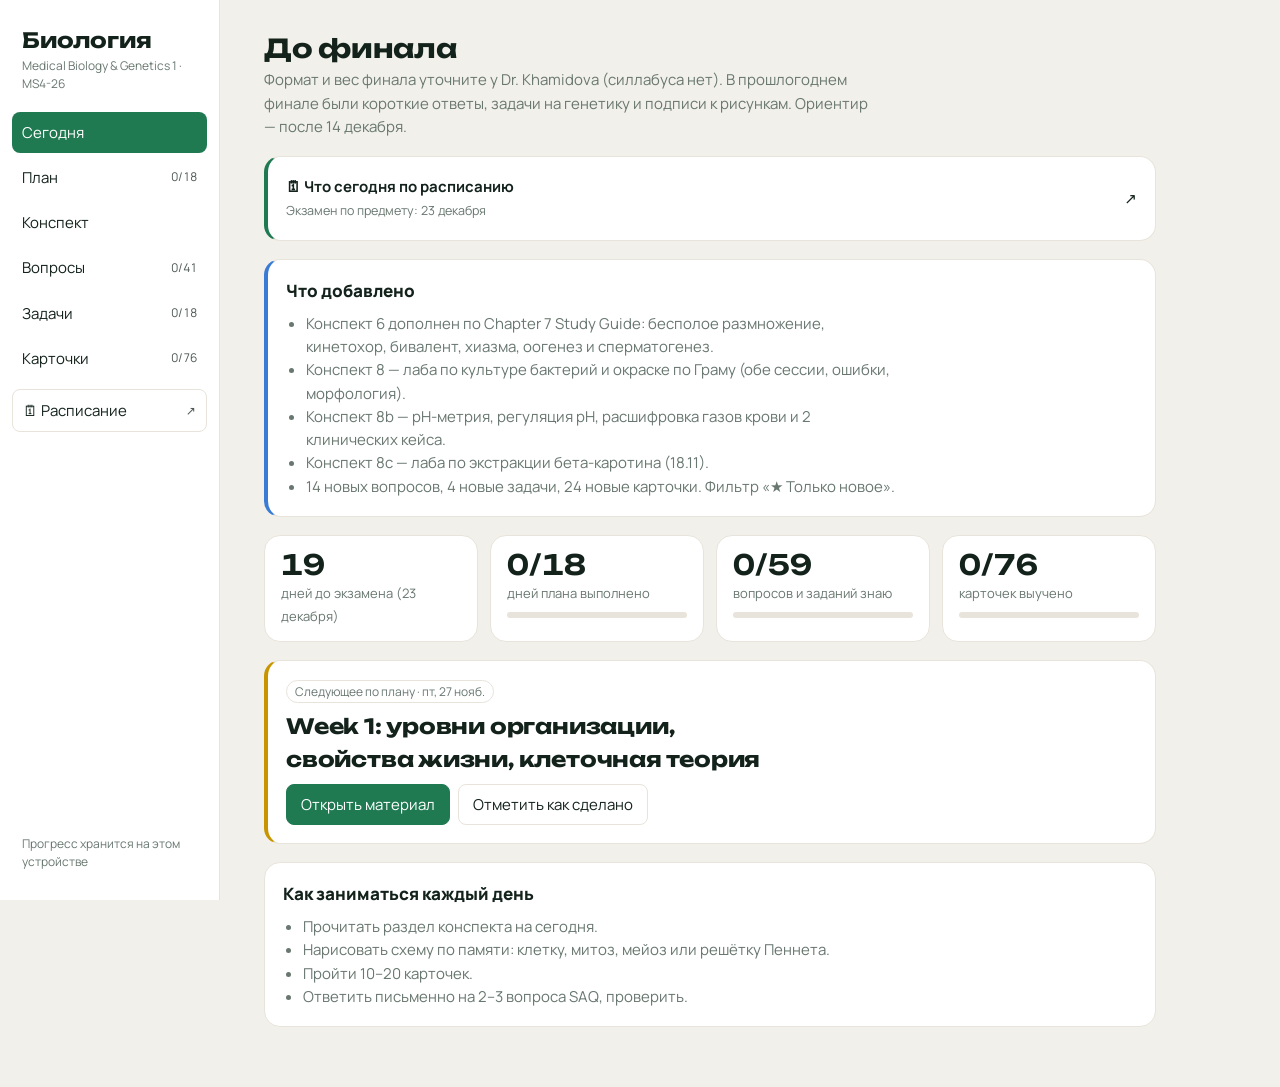
<file: s/bio.html>
<!DOCTYPE html>
<html lang="ru">
<head>
<meta charset="utf-8">
<meta name="viewport" content="width=device-width, initial-scale=1">
<title>Биология — финал (обновлено 18.11)</title>
<link rel="preconnect" href="https://fonts.googleapis.com">
<link rel="preconnect" href="https://fonts.gstatic.com" crossorigin>
<link href="https://fonts.googleapis.com/css2?family=IBM+Plex+Sans:wght@400;500;600&family=IBM+Plex+Serif:ital,wght@0,500;0,600;1,400;1,500&display=swap" rel="stylesheet">
<style>
:root{
  --bg:#eef1f4; --surface:#ffffff; --ink:#172031; --muted:#5b6678; --line:#d6dce4;
  --accent:#2f7d5b; --accent-ink:#ffffff; --bone:#b8922e; --good:#2f7d4f; --bad:#b33a3a; --new:#2c6db3;
  --font-display:"IBM Plex Serif", Georgia, serif; --font-body:"IBM Plex Sans", system-ui, -apple-system, "Segoe UI", sans-serif;
  --r:10px; color-scheme:light;
}
@media (prefers-color-scheme: dark){ :root:not([data-theme="light"]){
  --bg:#10151d; --surface:#18202b; --ink:#e6ebf2; --muted:#9aa6b8; --line:#2a3443;
  --accent:#7fcfa5; --accent-ink:#0c1a22; --bone:#d9b85a; --good:#5cbf86; --bad:#e07a7a; --new:#7fb0e8; color-scheme:dark; } }
*{box-sizing:border-box}
html,body{margin:0;height:100%}
body{background:var(--bg);color:var(--ink);font:15px/1.55 var(--font-body)}
h1,h2,h3{font-family:var(--font-display);font-weight:600;text-wrap:balance;margin:0}
h1{font-size:26px} h2{font-size:21px} h3{font-size:17px}
i,em,.lat{font-family:var(--font-display);font-style:italic}
button{font:inherit;cursor:pointer}
button:focus-visible,a:focus-visible,textarea:focus-visible,select:focus-visible{outline:2px solid var(--accent);outline-offset:2px}
.app{display:grid;grid-template-columns:220px 1fr;min-height:100%}
nav{background:var(--surface);border-right:1px solid var(--line);padding:20px 12px;display:flex;flex-direction:column;gap:4px;position:sticky;top:0;height:100vh}
nav .brand{padding:4px 10px 14px}
nav .brand small{display:block;color:var(--muted);font-size:12px}
nav a{display:flex;justify-content:space-between;align-items:center;padding:9px 10px;border-radius:8px;color:var(--ink);text-decoration:none}
nav a:hover{background:var(--bg)}
nav a.on{background:var(--accent);color:var(--accent-ink)}
nav a .n{font-size:12px;opacity:.75;font-variant-numeric:tabular-nums}
.save{margin-top:auto;font-size:12px;color:var(--muted);padding:8px 10px}
main{padding:28px clamp(16px,4vw,44px) 60px;max-width:980px;width:100%}
.view{display:none;flex-direction:column;gap:18px}
.view.on{display:flex}
.lead{color:var(--muted);max-width:68ch;margin:0}
.card{background:var(--surface);border:1px solid var(--line);border-radius:var(--r);padding:18px}
.tiles{display:grid;grid-template-columns:repeat(auto-fit,minmax(170px,1fr));gap:12px}
.tile{background:var(--surface);border:1px solid var(--line);border-radius:var(--r);padding:14px 16px}
.tile b{display:block;font:600 28px/1.1 var(--font-display);font-variant-numeric:tabular-nums}
.tile span{color:var(--muted);font-size:13px}
.bar{height:6px;background:var(--line);border-radius:4px;overflow:hidden;margin-top:8px}
.bar i{display:block;height:100%;background:var(--accent)}
.today{border-left:4px solid var(--bone)}
.btn{border:1px solid var(--line);background:var(--surface);color:var(--ink);padding:8px 14px;border-radius:8px;text-decoration:none}
.btn:hover{border-color:var(--accent)}
.btn.pri{background:var(--accent);border-color:var(--accent);color:var(--accent-ink)}
.btn.good{border-color:var(--good);color:var(--good)}
.btn.bad{border-color:var(--bad);color:var(--bad)}
.row{display:flex;gap:8px;flex-wrap:wrap;align-items:center}
.chip{font-size:12px;padding:2px 8px;border-radius:20px;border:1px solid var(--line);color:var(--muted);white-space:nowrap;text-decoration:none}
.chip.ok{border-color:var(--good);color:var(--good)} .chip.no{border-color:var(--bad);color:var(--bad)}
.chip.new,.newtag{border-color:var(--new);color:var(--new)}
.newtag{font:500 11px var(--font-body);border:1px solid;border-radius:20px;padding:1px 7px;margin-left:8px;vertical-align:middle}
.week h3{margin-bottom:8px}
.day{display:flex;gap:12px;align-items:flex-start;padding:9px 4px;border-top:1px solid var(--line)}
.day:first-of-type{border-top:0}
.day input{width:18px;height:18px;margin-top:3px;accent-color:var(--accent)}
.day label{flex:1}
.day .d{font-variant-numeric:tabular-nums;color:var(--muted);width:66px;flex:none}
.day.done label{color:var(--muted);text-decoration:line-through}
.day.is-today{background:color-mix(in srgb,var(--bone) 12%,transparent);border-radius:6px}
.toc{display:flex;flex-wrap:wrap;gap:6px}
.notes section{scroll-margin-top:16px}
.notes ul{padding-left:20px;margin:8px 0}
.notes li{margin:4px 0}
.tbl{overflow-x:auto}
table{border-collapse:collapse;width:100%;font-size:14px}
th,td{text-align:left;padding:7px 9px;border-bottom:1px solid var(--line);vertical-align:top}
th{color:var(--muted);font-weight:500;font-size:12px;text-transform:uppercase;letter-spacing:.04em}
pre{white-space:pre-wrap;font-family:var(--font-display);background:var(--bg);padding:12px;border-radius:8px}
.q{font:500 18px/1.45 var(--font-display)}
textarea{width:100%;min-height:110px;border:1px solid var(--line);border-radius:8px;padding:10px;background:var(--bg);color:var(--ink);font:inherit;resize:vertical}
.ans{border-left:3px solid var(--good);padding:8px 12px;background:color-mix(in srgb,var(--good) 8%,transparent);border-radius:0 8px 8px 0;white-space:pre-wrap}
.ai{border-left:3px solid var(--accent);padding:8px 12px;background:color-mix(in srgb,var(--accent) 8%,transparent);border-radius:0 8px 8px 0;white-space:pre-wrap}
select{font:inherit;padding:7px 10px;border-radius:8px;border:1px solid var(--line);background:var(--surface);color:var(--ink)}
.flash{min-height:220px;display:flex;flex-direction:column;justify-content:center;align-items:center;text-align:center;gap:10px;cursor:pointer;user-select:none}
.flash .front{font:500 26px/1.3 var(--font-display)}
.flash .front.it{font-style:italic}
.flash .back{display:none;gap:4px;flex-direction:column}
.flash.open .back{display:flex}
.flash .back b{font-size:19px}
.flash .back span{color:var(--muted)}
.hint{font-size:12px;color:var(--muted)}
@media (max-width:760px){
  .app{grid-template-columns:1fr}
  nav{position:sticky;top:0;height:auto;flex-direction:row;overflow-x:auto;padding:8px;z-index:2;border-right:0;border-bottom:1px solid var(--line)}
  nav .brand,.save{display:none}
  nav a{white-space:nowrap}
}
@media (prefers-reduced-motion:no-preference){ .bar i{transition:width .3s} }
</style>
<link href="https://fonts.googleapis.com/css2?family=Unbounded:wght@600;700&family=Manrope:wght@400;500;600;700;800&display=swap" rel="stylesheet">
<link rel="stylesheet" href="../theme.css">
</head>
<body>
<script type="application/json" id="state">{"days":{},"quiz":{},"cards":{}}</script>
<div class="app">
<nav aria-label="Разделы">
  <div class="brand"><h2>Биология</h2><small>Medical Biology &amp; Genetics 1 · MS4-26</small></div>
  <a href="#today" data-v="today">Сегодня</a>
  <a href="#plan" data-v="plan">План <span class="n" id="n-plan"></span></a>
  <a href="#notes" data-v="notes">Конспект</a>
  <a href="#quiz" data-v="quiz">Вопросы <span class="n" id="n-quiz"></span></a>
  <a href="#cases" data-v="cases">Задачи <span class="n" id="n-cases"></span></a>
  <a href="#cards" data-v="cards">Карточки <span class="n" id="n-cards"></span></a>
  <a href="https://claude.ai/artifact/2xwvVmubijirDWXwn1Ldpr" target="_blank" rel="noopener" class="ext" style="margin-top:6px;border:1px solid var(--line)">🗓 Расписание <span class="n">↗</span></a>
  <div class="save" id="save">Прогресс сохраняется</div>
</nav>
<main>

<section class="view" id="v-today">
  <div><h1>До финала</h1><p class="lead">Формат и вес финала уточните у Dr. Khamidova (силлабуса нет). В прошлогоднем финале были короткие ответы, задачи на генетику и подписи к рисункам. Ориентир — после 14 декабря.</p></div>
  <a class="card" href="https://claude.ai/artifact/2xwvVmubijirDWXwn1Ldpr" target="_blank" rel="noopener" style="display:flex;justify-content:space-between;align-items:center;text-decoration:none;color:inherit;border-left:4px solid var(--accent)"><span><b>🗓 Что сегодня по расписанию</b><br><small style="color:var(--muted)">Экзамен по предмету: 23 декабря</small></span><span>↗</span></a>
  <div class="card" style="border-left:4px solid var(--new)"><h3>Что добавлено</h3><ul class="lead" style="padding-left:20px;margin:8px 0 0"><li>Конспект 6 дополнен по Chapter 7 Study Guide: бесполое размножение, кинетохор, бивалент, хиазма, оогенез и сперматогенез.</li><li>Конспект 8 — лаба по культуре бактерий и окраске по Граму (обе сессии, ошибки, морфология).</li><li>Конспект 8b — pH-метрия, регуляция pH, расшифровка газов крови и 2 клинических кейса.</li><li>Конспект 8c — лаба по экстракции бета-каротина (18.11).</li><li>14 новых вопросов, 4 новые задачи, 24 новые карточки. Фильтр «★ Только новое».</li></ul></div>
  <div class="tiles" id="tiles"></div>
  <div class="card today" id="today-card"></div>
  <div class="card"><h3>Как заниматься каждый день</h3>
    <ul class="lead" style="padding-left:20px;margin:8px 0 0"><li>Прочитать раздел конспекта на сегодня.</li><li>Нарисовать схему по памяти: клетку, митоз, мейоз или решётку Пеннета.</li><li>Пройти 10–20 карточек.</li><li>Ответить письменно на 2–3 вопроса SAQ, проверить.</li></ul></div>
</section>

<section class="view" id="v-plan">
  <div><h1>План по дням</h1><p class="lead">26 ноября — экзамен: полная подготовка по всем темам с нуля, 18 блоков. Расписание совпадает с разделом «Финалы» в Plastic Path.</p></div>
  <div id="plan"></div>
</section>

<section class="view notes" id="v-notes">
  <div><h1>Конспект</h1><p class="lead">По слайдам Dr. Khamidova, study guides, лабам и вашему конспекту недель 1–6. Термины по-английски, как на экзамене. Новые разделы отмечены «новое».</p></div>
  <div class="toc" id="toc"></div>
  <div id="notes" style="display:flex;flex-direction:column;gap:14px"></div>
</section>

<section class="view" id="v-quiz">
  <div><h1>Вопросы</h1><p class="lead">Напишите ответ, затем откройте ключ и отметьте, знали ли вы его. Кнопка «Проверить с Claude» оценит ваш ответ. Новые вопросы отмечены «новое».</p></div>
  <div class="row"><label for="q-filter">Тема</label><select id="q-filter"></select>
    <label><input type="checkbox" id="q-weak"> только «не знал»</label></div>
  <div class="card" id="quiz-card"></div>
</section>

<section class="view" id="v-cases">
  <div><h1>Задачи из билетов</h1><p class="lead">Помеченные «Final 2026» взяты из прошлогоднего финала по Биологии 2; остальные — клинические задачи и кейсы из лаб.</p></div>
  <div class="card" id="case-card"></div>
</section>

<section class="view" id="v-cards">
  <div><h1>Карточки</h1><p class="lead">Нажмите на карточку, чтобы перевернуть. «Знаю» убирает её из повторения.</p></div>
  <div class="row"><label for="c-mode">Показывать</label>
    <select id="c-mode"><option value="lat">English → русский</option><option value="en">русский → English</option></select>
    <label><input type="checkbox" id="c-weak" checked> только невыученные</label>
    <button class="btn" id="c-shuffle">Перемешать</button>
    <button class="btn" id="c-reset">Сбросить</button></div>
  <div class="card flash" id="flash" tabindex="0" role="button" aria-label="Перевернуть карточку"></div>
  <div class="row" style="justify-content:center"><button class="btn bad" id="c-no">Повторить</button><button class="btn good" id="c-yes">Знаю</button></div>
  <p class="hint" id="c-count" style="text-align:center"></p>
</section>

</main>
</div>

<script>
const PPS=(()=>{try{return window.parent!==window&&window.parent.PP_BRIDGE||null}catch(e){return null}})();
if(PPS&&!window.claude){try{window.claude=window.parent.claude}catch(e){}}
if(PPS)document.addEventListener('click',e=>{const a=e.target.closest('a[href*="2xwvVmubijirDWXwn1Ldpr"]');if(a){e.preventDefault();PPS.go('plan')}});
const TEMPLATE = '<!DOCTYPE html>\n' + document.documentElement.outerHTML;
const LSKEY = 'bio-final-v2';
let S; try{ S = JSON.parse(document.getElementById('state').textContent) }catch(e){ S={days:{},quiz:{},cards:{}} }
try{ const l = JSON.parse(localStorage.getItem(LSKEY)||'null'); if(l){ for(const k of ['days','quiz','cards']) S[k]=Object.assign({},l[k]||{},S[k]) } }catch(e){}
if(PPS){const r=PPS.get(LSKEY);if(r)for(const k of ['days','quiz','cards'])S[k]=Object.assign({},S[k]||{},r[k]||{})}

const PLAN = [
 {w:'Неделя 1 · 27 ноября — 29 ноября', days:[
  ['2026-11-27','Week 1: уровни организации, свойства жизни, клеточная теория','n1'],
  ['2026-11-28','Week 1: световой микроскоп и типы микроскопии','n1'],
  ['2026-11-29','Week 2: атомы, связи, вода, pH и буферы','n2']]},
 {w:'Неделя 2 · 1 декабря — 5 декабря', days:[
  ['2026-12-01','Week 2: углеводы, липиды, белки, нуклеиновые кислоты','n2'],
  ['2026-12-03','Week 3: прокариоты/эукариоты, органеллы, мембрана','n3'],
  ['2026-12-05','Week 3: транспорт через мембрану, осмос, тоничность','n3']]},
 {w:'Неделя 3 · 7 декабря — 10 декабря', days:[
  ['2026-12-07','Week 4: ферменты, АТФ, гликолиз, Кребс, ETC, брожение','n4'],
  ['2026-12-09','Самотест по неделям 1–4','quiz'],
  ['2026-12-10','Weeks 5–6: клеточный цикл, митоз, чекпоинты, рак','n5']]},
 {w:'Неделя 4 · 15 декабря — 20 декабря', days:[
  ['2026-12-15','Ch. 7: размножение, мейоз, кроссинговер, гаметогенез','n6'],
  ['2026-12-17','Ch. 7: нерасхождение, синдромы, перестройки','n6'],
  ['2026-12-19','Ch. 8: Мендель, моно- и дигибридное скрещивание, решётка Пеннета','n7'],
  ['2026-12-19','Ch. 8: неполное доминирование, кодоминирование, Харди–Вайнберг','n7'],
  ['2026-12-20','Лабы: Gram, pH-метрия, бета-каротин','n8'],
  ['2026-12-20','Пробный экзамен (все темы) на время','quiz']]},
 {w:'Неделя 5 · 22 декабря — 23 декабря', days:[
  ['2026-12-22','Вечер: задачи из прошлых билетов + слабые темы','cases'],
  ['2026-12-22','Вечер: карточки','cards'],
  ['2026-12-23','ЭКЗАМЕН: биология','quiz']]}
];

const NOTES = [
['n1','1. Week 1 — введение и микроскоп',`<ul>
<li><b>Уровни организации:</b> atom → molecule → organelle → cell → tissue → organ → organ system → organism → population → community → ecosystem → biosphere. Population — один вид; community — разные виды; ecosystem — community + неживая среда.</li>
<li><b>3 big ideas:</b> matter & energy, genetic information, interactions.</li>
<li><b>9 признаков жизни:</b> cells, growth, reproduction, movement, adaptation/evolution, metabolism, organization, homeostasis (потоотделение), responsiveness (отдёрнуть руку).</li>
<li><b>Cell theory:</b> все организмы из ≥1 клетки; клетка — единица строения и функции; клетки только из клеток.</li>
<li><b>Генетика:</b> DNA → gene → chromosome → genome. Соматическая клетка 46, гамета 23, зигота 46. Central dogma: DNA →(transcription)→ mRNA →(translation)→ protein. DNA A–T, G–C; RNA — U вместо T.</li>
<li><b>Sickle cell:</b> мутация HBB → изменённый гемоглобин → серповидные эритроциты → закупорка сосудов.</li>
<li><b>Mitosis</b> → 2 одинаковые клетки; <b>meiosis</b> → 4 разные гаплоидные гаметы.</li>
<li><b>Микроскоп — путь света:</b> source → iris diaphragm → condenser → specimen → objective → body tube → ocular. Увеличение = ocular × objective (10× × 40× = 400×). Разрешение ≈ 0,2 µm.</li></ul>
<div class="tbl"><table><tr><th>Тип</th><th>Главное</th></tr>
<tr><td>Bright-field</td><td>окрашенный объект на светлом фоне</td></tr>
<tr><td>Phase-contrast</td><td>контраст в неокрашенных живых клетках</td></tr>
<tr><td>Dark-field</td><td>светлый объект на тёмном фоне</td></tr>
<tr><td>Fluorescence</td><td>флуоресцентные метки молекул</td></tr>
<tr><td>Confocal</td><td>лазер, оптические срезы, 3D</td></tr></table></div>`],
['n2','2. Week 2 — химия жизни',`<ul>
<li><b>Атом:</b> атомный номер = протоны; массовое число = протоны + нейтроны; изотопы — разные нейтроны. Потеря e⁻ → катион, приобретение → анион.</li>
<li><b>Связи:</b> ionic, covalent (polar / nonpolar), hydrogen (вода, ДНК, белки), van der Waals.</li>
<li><b>Вода:</b> полярная → растворитель; высокая теплоёмкость; испарение охлаждает; cohesion, adhesion, capillary action.</li>
<li><b>pH:</b> 1 единица = 10× H⁺. Кровь 7,35–7,45. Буфер крови: CO₂ + H₂O ⇌ H₂CO₃ ⇌ H⁺ + HCO₃⁻ (лёгкие — CO₂, почки — H⁺ и HCO₃⁻).</li>
<li><b>Dehydration synthesis</b> соединяет мономеры с выделением H₂O; <b>hydrolysis</b> расщепляет с добавлением воды.</li></ul>
<div class="tbl"><table><tr><th>Класс</th><th>Мономер</th><th>Главное</th></tr>
<tr><td>Carbohydrates</td><td>monosaccharide</td><td>крахмал (растения), гликоген (печень, мышцы), целлюлоза (β-глюкоза, не переваривается), хитин. Лактоза = глюкоза + галактоза (лактаза); сахароза = глюкоза + фруктоза; мальтоза = 2 глюкозы</td></tr>
<tr><td>Lipids</td><td>glycerol + fatty acids</td><td>не настоящие полимеры; насыщенные без C=C (твёрдые), ненасыщенные с C=C (жидкие); фосфолипиды → бислой; стероиды — 4 кольца; омега-3 и омега-6 незаменимы</td></tr>
<tr><td>Proteins</td><td>amino acid (peptide bond)</td><td>1° последовательность, 2° α-helix / β-sheet, 3° 3D-форма, 4° несколько субъединиц (гемоглобин = 4). Денатурация не рвёт пептидные связи</td></tr>
<tr><td>Nucleic acids</td><td>nucleotide (base + sugar + phosphate)</td><td>фосфодиэфирная связь; пурины A, G; пиримидины C, T, U; цепи антипараллельны</td></tr></table></div>
<p class="hint">Sickle cell на молекулярном уровне: Glu6Val в β-глобине → гидрофобный участок → HbS полимеризуется при низком O₂.</p>`],
['n3','3. Week 3 — клетка',`<div class="tbl"><table><tr><th></th><th>Prokaryote</th><th>Eukaryote</th></tr>
<tr><td>Ядро</td><td>нет, нуклеоид + плазмиды</td><td>есть</td></tr>
<tr><td>Органеллы</td><td>без мембран; рибосомы 70S</td><td>мембранные; рибосомы 80S</td></tr>
<tr><td>Деление</td><td>binary fission</td><td>mitosis</td></tr>
<tr><td>Примеры</td><td>bacteria, archaea</td><td>животные, растения, грибы, протисты</td></tr></table></div>
<p>Во всех клетках есть: plasma membrane, cytoplasm, DNA, ribosomes.</p>
<div class="tbl"><table><tr><th>Органелла</th><th>Функция</th></tr>
<tr><td>Nucleolus</td><td>синтез rRNA, сборка рибосом</td></tr>
<tr><td>Rough ER</td><td>синтез и сворачивание белков</td></tr>
<tr><td>Smooth ER</td><td>липиды, стероиды, детоксикация, запас Ca²⁺</td></tr>
<tr><td>Golgi</td><td>модификация, сортировка, упаковка (cis → trans)</td></tr>
<tr><td>Mitochondria</td><td>АТФ, своя ДНК, апоптоз</td></tr>
<tr><td>Lysosome</td><td>пищеварительные ферменты (кислая среда, метка M6P)</td></tr>
<tr><td>Peroxisome</td><td>жирные кислоты, каталаза: H₂O₂ → H₂O + O₂</td></tr>
<tr><td>Centrosome</td><td>микротрубочки, веретено деления</td></tr></table></div>
<ul>
<li><b>Мембрана — fluid mosaic:</b> фосфолипидный бислой, холестерин (текучесть), интегральные и периферические белки, гликопротеины (узнавание).</li>
<li><b>Цитоскелет:</b> microfilaments (actin), intermediate filaments (прочность), microtubules (tubulin: транспорт, реснички, веретено).</li>
<li><b>Контакты:</b> tight (герметизация), desmosomes (сцепление), gap (каналы).</li>
<li><b>Транспорт:</b> пассивный (диффузия, облегчённая — каналы, переносчики GLUT), осмос; активный — Na⁺/K⁺-насос; эндоцитоз (фаго-, пино-, рецептор-опосредованный — ЛПНП).</li>
<li><b>Тоничность:</b> гипотонический раствор → клетка набухает и лопается; гипертонический → сморщивается; изотонический → без изменений.</li></ul>`],
['n4','4. Week 4 — энергия клетки',`<ul>
<li>Анаболизм строит (тратит энергию), катаболизм расщепляет (выделяет). Exergonic ΔG &lt; 0, endergonic ΔG &gt; 0.</li>
<li><b>Ферменты</b> снижают энергию активации, ΔG не меняют. Competitive inhibitor — в активный центр (помогает избыток субстрата); noncompetitive — в другой участок; feedback inhibition — конечный продукт тормозит ранний этап.</li>
<li>Cofactor — неорганический (Fe²⁺, Mg²⁺); coenzyme — органический (витамины). NADH и FADH₂ — переносчики электронов.</li></ul>
<div class="tbl"><table><tr><th>Этап</th><th>Где</th><th>Выход на 1 глюкозу</th></tr>
<tr><td>Glycolysis</td><td>цитоплазма</td><td>2 ATP (чистые), 2 NADH, 2 pyruvate; O₂ не нужен</td></tr>
<tr><td>Pyruvate oxidation</td><td>матрикс</td><td>→ acetyl-CoA + CO₂ + NADH</td></tr>
<tr><td>Krebs cycle ×2</td><td>матрикс</td><td>6 NADH, 2 FADH₂, 4 CO₂, 2 ATP</td></tr>
<tr><td>ETC + oxidative phosphorylation</td><td>внутренняя мембрана</td><td>большая часть АТФ; всего ≈ 30–32</td></tr></table></div>
<ul><li>Хемиосмос: H⁺ откачивается в межмембранное пространство и возвращается через ATP synthase. O₂ — конечный акцептор электронов → H₂O.</li>
<li><b>Брожение</b> восстанавливает NAD⁺, лишнего АТФ не даёт: молочная кислота (мышцы) или спирт + CO₂ (дрожжи).</li></ul>`],
['n5','5. Weeks 5–6 — клеточный цикл и митоз',`<ul>
<li>Diploid 46 / haploid 23. Homologous chromosomes — пара от мамы и папы; sister chromatids — копии после репликации (держит cohesin).</li>
<li><b>Цикл:</b> G1 (рост) → S (репликация ДНК) → G2 (подготовка) → M. G0 — не делятся (нейроны, кардиомиоциты).</li>
<li><b>Митоз (PPMAT):</b> prophase — конденсация, веретено; prometaphase — оболочка ядра исчезает, микротрубочки к кинетохорам; metaphase — на экваторе; anaphase — separase режет cohesin, хроматиды к полюсам; telophase — ядра восстанавливаются; cytokinesis — сократительное кольцо из актина.</li>
<li><b>Checkpoints:</b> G1 (размер, питание, ДНК), G2 (ДНК реплицирована целиком), M (прикрепление к веретену).</li>
<li><b>Регуляция:</b> cyclins активируют Cdks. Proto-oncogene → oncogene («газ»); tumor suppressors RB1, TP53 («тормоз»). p53 → p21 → стоп в G1/S → ремонт или апоптоз.</li>
<li><b>Binary fission</b> у прокариот: репликация от origin → удлинение → септа → 2 клетки.</li></ul>`],
['n6','6. Ch. 7 — мейоз и хромосомные болезни (+ study guide)',`<ul>
<li><b>★ Типы размножения (study guide):</b> бесполое — один родитель, потомки почти идентичны: binary fission (бактерии), budding (почкование, гидра), fragmentation (фрагментация). Половое — слияние гаплоидных гамет (23 + 23) → диплоидная зигота 46 → митозы; даёт генетическое разнообразие.</li>
<li><b>★ Термины:</b> centromere — место связи сестринских хроматид; kinetochore — белковая структура на центромере, к ней крепятся микротрубочки; bivalent (tetrad) — пара гомологов в мейозе I, 4 хроматиды; chiasma — видимое место кроссинговера.</li>
<li><b>Мейоз:</b> одна репликация (в S-фазе, до мейоза I; между делениями её нет), два деления → 4 разные гаплоидные клетки. Meiosis I разделяет гомологи (редукция), meiosis II — сестринские хроматиды.</li>
<li><b>Prophase I:</b> synapsis, synaptonemal complex (временный белковый «замок», помогает выровнять гомологи), crossing over между несестринскими хроматидами → recombinant chromatids; chiasmata держат гомологи до анафазы I.</li>
<li><b>Metaphase I:</b> independent assortment — 2ⁿ комбинаций (у человека 2²³).</li>
<li><b>Гаметогенез:</b> oogenesis — первичный ооцит (2n) → мейоз I с неравным делением цитоплазмы → вторичный ооцит + первое полярное тельце; мейоз II завершается только после оплодотворения → 1 яйцеклетка. Spermatogenesis — первичный сперматоцит → 2 вторичных → 4 сперматиды → 4 сперматозоида.</li>
<li><b>Nondisjunction:</b> в мейозе I → все 4 гаметы аномальны (2 n+1, 2 n−1); в мейозе II → 2 нормальные, 1 n+1, 1 n−1.</li></ul>
<div class="tbl"><table><tr><th>Синдром</th><th>Кариотип</th><th>Тип</th></tr>
<tr><td>Down</td><td>47, +21</td><td>трисомия (чаще нерасхождение)</td></tr>
<tr><td>Klinefelter</td><td>47,XXY</td><td>лишняя X; бесплодие, мало тестостерона</td></tr>
<tr><td>Turner</td><td>45,X</td><td>моносомия; низкий рост, крыловидная шея</td></tr>
<tr><td>Triple X</td><td>47,XXX</td><td>часто мало симптомов</td></tr>
<tr><td>Cri-du-chat</td><td>del(5p)</td><td>структурная: делеция короткого плеча 5</td></tr></table></div>
<ul><li><b>Aneuploidy</b> — лишняя / недостающая хромосома (2n+1, 2n−1); <b>polyploidy</b> — лишние целые наборы.</li>
<li><b>Barr body</b> — инактивированная X (черепаховые кошки).</li>
<li><b>Перестройки:</b> duplication, deletion, inversion (поворот на 180°), translocation (на негомологичную; сбалансированная может быть без симптомов).</li></ul>`],
['n7','7. Ch. 8 — закономерности наследования',`<ul>
<li><b>Мендель, горох:</b> быстро растёт, много семян, самоопыление + контролируемое скрещивание (удалял незрелые пыльники, переносил пыльцу); 7 признаков. P → F1 → F2.</li>
<li><b>Термины:</b> allele — вариант гена в одном локусе; genotype (AA, Aa, aa); phenotype — внешний признак (генотип + иногда среда); homozygous / heterozygous; true-breeding = гомозигота.</li>
<li><b>Law of dominance:</b> у гетерозиготы проявляется доминантный аллель. F1 от YY × yy — все Yy, жёлтые. Доминантный ≠ более частый или «лучший».</li>
<li><b>Law of segregation:</b> аллели расходятся в разные гаметы. F2 (Aa × Aa): генотипы 1 AA : 2 Aa : 1 aa, фенотипы 3 : 1 (705 фиолетовых : 224 белых). Отношения — вероятности, не гарантия для маленькой семьи.</li>
<li><b>Law of independent assortment:</b> гены разных признаков расходятся независимо; дигибрид AaBb × AaBb → 9 : 3 : 3 : 1.</li>
<li><b>Test cross:</b> неизвестный доминантный фенотип × aa. Все потомки доминантные → AA; 1 : 1 → Aa.</li>
<li><b>Incomplete dominance:</b> красный × белый львиный зев → розовый F1; розовый × розовый → 25% красных, 50% розовых, 25% белых.</li>
<li><b>Codominance:</b> оба аллеля видны (группа крови AB). Multiple alleles: IA, IB, i.</li>
<li><b>X-linked recessive</b> (гемофилия, дальтонизм): чаще у мужчин, передаётся от матери-носительницы.</li>
<li><b>Hardy–Weinberg:</b> p + q = 1; p² + 2pq + q² = 1. Пример: q = 0,8 → p = 0,2 → BB = p² = 0,04.</li></ul>
<p class="hint">Версия главы 8 из Telegram — те же слайды 1–22 (до закона расщепления). Остальные пункты — по стандартному курсу и прошлогодним билетам; сверьте со слайдами 23–43 на лекции.</p>`],
['n8','★ 8. Лаба: культура бактерий и окраска по Граму (2 сессии)',`<ul>
<li><b>Agar</b> — желирующее вещество из красных водорослей, даёт твёрдую поверхность для колоний. <b>Nutrient agar</b> — универсальная среда: агар + пептоны и экстракты (источники C, N, минералов); подходит не для всех бактерий.</li>
<li><b>Стерилизация</b> уничтожает все живые микроорганизмы, включая споры. <b>Автоклав</b> — насыщенный пар под давлением; режим зависит от загрузки; открывать после сброса давления (ожоги).</li>
<li><b>Сессия 1:</b> подписать ДНО чашки (группа, дата, среда, культура) → дезинфекция, СИЗ → посев стерильной петлёй → закрыть, (перевернуть) → инкубация только в лаборатории.</li>
<li><b>Наблюдение колоний</b> при закрытой чашке: рост есть/нет, цвет, размер, форма, край, высота. По колониям нельзя определить вид или Gram-реакцию.</li></ul>
<div class="tbl"><table><tr><th>Шаг</th><th>Реагент</th><th>Роль</th></tr>
<tr><td>1</td><td>Crystal violet</td><td>первичный краситель — всё фиолетовое</td></tr>
<tr><td>2</td><td>Gram’s iodine</td><td>протрава (mordant): комплекс crystal violet–iodine</td></tr>
<tr><td>3</td><td>Decolorizer (спирт / ацетон)</td><td>критический шаг: обесцвечивает Gram−</td></tr>
<tr><td>4</td><td>Safranin</td><td>контрастный краситель: Gram− → розовые/красные</td></tr></table></div>
<ul>
<li><b>Gram+</b> — фиолетовые: толстый peptidoglycan удерживает комплекс. <b>Gram−</b> — розовые: тонкий peptidoglycan + липидная наружная мембрана.</li>
<li><b>Мазок:</b> тонкий → высушить на воздухе → фиксация теплом → 4 реагента с промывкой → иммерсия.</li>
<li><b>Морфология:</b> cocci (шарики), bacilli (палочки); staphylococci — гроздья, streptococci — цепочки, diplococci — пары, streptobacilli — цепочки палочек.</li>
<li><b>Ошибки:</b> всё фиолетовое — мало обесцвечивания или толстый мазок; всё розовое — пересвет обесцвечивателем, старая культура.</li>
<li>По форме и цвету нельзя сказать, патоген ли бактерия — нужны биохимические и молекулярные тесты.</li></ul>`],
['n8b','★ 8b. Лаба: pH-метрия и кислотно-основной баланс',`<ul>
<li><b>Шкала 0–14:</b> &lt;7 кислая (лимон, уксус, желудок), 7 нейтральная (чистая вода при 25 °C), &gt;7 щелочная (сода, мыло, аммиак).</li>
<li><b>pH-метр:</b> дисплей + электрод (стеклянный шарик чувствует H⁺). Калибровка буферами pH 4,00 / 7,00 / 10,00; между образцами — промыть дистиллированной водой и промокнуть, не тереть; электрод не касается дна.</li>
<li><b>Образцы лабы:</b> Coca-Cola (кислая), молоко (около нейтральной), раствор соды и мыла (щелочные).</li>
<li><b>В организме:</b> артериальная кровь 7,35–7,45; желудок 1,5–3,5 (HCl активирует пепсин, денатурирует белки, убивает микробы); внутриклеточная жидкость ~7,0–7,2; лизосомы кислые.</li>
<li><b>Регуляция:</b> буферы (секунды; бикарбонатный CO₂ + H₂O ⇌ H₂CO₃ ⇌ H⁺ + HCO₃⁻) → лёгкие (минуты; выдыхают CO₂) → почки (часы–дни; реабсорбция HCO₃⁻, выведение H⁺).</li></ul>
<div class="tbl"><table><tr><th>ABG</th><th>Норма</th></tr><tr><td>pH</td><td>7,35–7,45 (&lt; — ацидемия, &gt; — алкалемия)</td></tr><tr><td>PaCO₂ (дыхательный компонент)</td><td>35–45 mmHg</td></tr><tr><td>HCO₃⁻ (метаболический)</td><td>22–26 mmol/L</td></tr></table></div>
<ul><li><b>Кейс 1 — respiratory acidosis:</b> ХОБЛ, поверхностное дыхание; pH 7,28, PaCO₂ 60, HCO₃⁻ 26 → задержка CO₂.</li>
<li><b>Кейс 2 — metabolic acidosis:</b> диабетический кетоацидоз; pH 7,18, PaCO₂ 25, HCO₃⁻ 9 → кетоновые тела расходуют HCO₃⁻; дыхание Куссмауля — дыхательная компенсация. Другие причины: тяжёлая диарея, лактат-ацидоз.</li></ul>`],
['n8c','★ 8c. Лаба: экстракция бета-каротина (18.11)',`<ul>
<li><b>Бета-каротин</b> — красно-оранжевый пигмент, провитамин A, антиоксидант (нейтрализует ROS и синглетный кислород лучше α-токоферола). Wachenroder, 1831 — выделил из моркови.</li>
<li><b>Цель:</b> жидкость–жидкостная экстракция из красной узбекской моркови.</li>
<li><b>Ход:</b> 20 г моркови → паста + 50 мл этанола 98% → фильтрация через марлю → водяная баня 5 мин → 50 мл смеси гексан 75% : ацетон 25% → встряхивание 10 мин → центрифуга 5000 rpm → верхний органический слой (оранжевый) 2 мл + 1 мл конц. H₂SO₄.</li>
<li><b>Почему так:</b> гексан неполярный — растворяет неполярный каротин («подобное в подобном»); ацетон разрушает клеточные стенки; гексан легче воды — слой сверху.</li>
<li><b>Результат:</b> сразу сине-зелёный цвет (протонированный комплекс, нарушена система сопряжённых π-связей) → со временем коричнево-чёрный (окисление, распад).</li>
<li>Ваш отчёт — в файле Lab_Report_Beta-Carotene_Khalikov.docx.</li></ul>`],
['n9','9. Остальные лабы (кратко)',`<div class="tbl"><table><tr><th>Лаба</th><th>Что знать</th></tr>
<tr><td>Light microscope, onion cells, hair fiber</td><td>путь света, увеличение, приготовление препарата; клетки лука: клеточная стенка, ядро</td></tr>
<tr><td>Potato osmosis</td><td>в гипертоническом растворе картофель теряет массу, в гипотоническом набирает; изотоническая точка — где масса не меняется</td></tr></table></div>`]
];

const QUIZ = [
['Week 1','List the levels of biological organization from smallest to largest.','Atom → molecule → organelle → cell → tissue → organ → organ system → organism → population → community → ecosystem → biosphere.'],
['Week 1','State the three principles of cell theory.','All organisms are made of one or more cells; the cell is the basic unit of structure and function; cells come only from pre-existing cells.'],
['Week 1','Describe the central dogma and name the processes.','DNA → mRNA by transcription; mRNA → protein by translation (on ribosomes).'],
['Week 1','A microscope has a 10× ocular and a 40× objective. What is the total magnification? Trace the light path.','400×. Light source → iris diaphragm → condenser → specimen → objective → body tube → ocular → eye.'],
['Week 2','Compare ionic, covalent and hydrogen bonds.','Ionic: attraction of oppositely charged ions. Covalent: shared electrons (polar unequal, nonpolar equal). Hydrogen: weak attraction between δ+ H and δ− atom; stabilizes water, DNA, proteins.'],
['Week 2','Name the four classes of biomolecules and their building blocks.','Carbohydrates — monosaccharides; lipids — glycerol + fatty acids; proteins — amino acids; nucleic acids — nucleotides.'],
['Week 2','Describe the four levels of protein structure. What happens in denaturation?','Primary — amino acid sequence; secondary — α-helix/β-sheet (H-bonds); tertiary — 3D shape; quaternary — several subunits. Denaturation = loss of shape; peptide bonds remain.'],
['Week 2','Which disaccharides do you know, their monomers and enzymes?','Lactose = glucose + galactose (lactase); sucrose = glucose + fructose (sucrase); maltose = glucose + glucose (maltase).'],
['Week 2','What is the normal blood pH and which buffer keeps it?','7.35–7.45; bicarbonate buffer: CO₂ + H₂O ⇌ H₂CO₃ ⇌ H⁺ + HCO₃⁻.'],
['Week 3','Compare prokaryotic and eukaryotic cells.','Prokaryotes: no nucleus (nucleoid), no membrane-bound organelles, 70S ribosomes, binary fission. Eukaryotes: nucleus, membrane organelles, 80S ribosomes, mitosis.'],
['Week 3','Describe the path of a secreted protein in the cell.','Rough ER → Golgi (cis → trans) → secretory vesicle → plasma membrane (exocytosis).'],
['Week 3','What happens to a red blood cell in hypotonic, hypertonic and isotonic solutions?','Hypotonic — swells and may burst (lysis); hypertonic — shrinks (crenation); isotonic — no change.'],
['Week 3','Compare passive and active transport with examples.','Passive: down the gradient, no ATP — diffusion, facilitated diffusion (aquaporins, GLUT), osmosis. Active: against the gradient, uses ATP — Na⁺/K⁺ pump.'],
['Week 4','How do enzymes work? Compare competitive and noncompetitive inhibition.','Enzymes lower activation energy, do not change ΔG. Competitive inhibitors bind the active site (overcome by more substrate); noncompetitive bind another site (not overcome by substrate).'],
['Week 4','List the stages of cellular respiration, where they occur and the ATP yield.','Glycolysis (cytoplasm, 2 ATP net) → pyruvate oxidation (matrix) → Krebs cycle (matrix, 2 ATP) → ETC + oxidative phosphorylation (inner membrane, most ATP); total ≈ 30–32 ATP.'],
['Week 4','What is the role of oxygen in respiration, and what happens without it?','O₂ is the final electron acceptor (forms water). Without it — fermentation: regenerates NAD⁺, lactic acid in muscle or ethanol + CO₂ in yeast; only 2 ATP.'],
['Weeks 5–6','Describe the cell cycle phases.','G1 — growth; S — DNA replication; G2 — preparation and checking; M — mitosis + cytokinesis; G0 — non-dividing state.'],
['Weeks 5–6','Describe the stages of mitosis.','Prophase — condensation, spindle; prometaphase — nuclear envelope breaks, kinetochore attachment; metaphase — alignment; anaphase — sister chromatids separate; telophase — nuclei reform; cytokinesis.'],
['Weeks 5–6','How does p53 protect the cell from cancer?','DNA damage activates p53 → p21 inhibits cyclin–Cdk → arrest at G1/S → repair; if damage is irreparable → apoptosis.'],
['Ch. 7','Compare mitosis and meiosis.','Mitosis: one division, 2 identical diploid cells, growth/repair. Meiosis: two divisions, 4 genetically different haploid cells, gametes. Meiosis I separates homologs; meiosis II and mitosis separate sister chromatids.'],
['Ch. 7','What are the sources of genetic variation in meiosis?','Crossing over in prophase I and independent assortment in metaphase I (2²³ combinations in humans), plus random fertilization.'],
['Ch. 7','Compare nondisjunction in meiosis I and meiosis II.','Meiosis I: homologs fail to separate → all four gametes abnormal (2 n+1, 2 n−1). Meiosis II: sister chromatids fail → 2 normal, 1 n+1, 1 n−1.'],
['Ch. 7','Give the karyotypes of Down, Klinefelter and Turner syndromes.','Down 47,+21; Klinefelter 47,XXY; Turner 45,X.'],
['★ Ch. 7','Name three types of asexual reproduction with examples. How does sexual reproduction differ?','Binary fission (bacteria), budding (hydra), fragmentation. Sexual reproduction fuses two haploid gametes (23 + 23) into a diploid zygote (46) and creates genetic variation; asexual offspring are nearly identical to the parent.'],
['★ Ch. 7','Define centromere, kinetochore, bivalent (tetrad) and chiasma.','Centromere — region joining sister chromatids; kinetochore — protein structure on the centromere where spindle microtubules attach; bivalent — paired homologs in meiosis I (4 chromatids); chiasma — visible crossover site.'],
['★ Ch. 7','When is DNA replicated in meiosis, and what happens in prophase I?','Once, in S phase before meiosis I (not between meiosis I and II). Prophase I: synapsis, synaptonemal complex forms, crossing over between non-sister chromatids → recombinant chromatids; chiasmata hold homologs until anaphase I.'],
['★ Ch. 7','Compare oogenesis and spermatogenesis.','Oogenesis: primary oocyte → unequal meiosis I → secondary oocyte + first polar body; meiosis II completes only after fertilization → 1 egg. Spermatogenesis: primary spermatocyte → 2 secondary → 4 sperm.'],
['Ch. 8','State Mendel’s laws.','Dominance — dominant allele masks recessive in heterozygote; segregation — two alleles separate into different gametes; independent assortment — alleles of different genes assort independently.'],
['Ch. 8','What are the genotype and phenotype ratios in F2 of a monohybrid cross?','Aa × Aa → genotypes 1 AA : 2 Aa : 1 aa; phenotypes 3 dominant : 1 recessive.'],
['Ch. 8','What is a test cross and how do you interpret it?','Cross with a homozygous recessive (aa). All offspring dominant → parent AA; 1:1 → parent Aa.'],
['Ch. 8','Red snapdragon × white snapdragon gives pink F1. Name the pattern and give the result of pink × pink.','Incomplete dominance; 25% red, 50% pink, 25% white.'],
['Ch. 8','The recessive allele b has a frequency of 0.8 in a population in Hardy–Weinberg equilibrium. What is the frequency of homozygous dominant individuals?','p = 1 − 0.8 = 0.2; BB = p² = 0.04 (4%).'],
['★ Ch. 8','Why were pea plants good for Mendel, and how did he control pollination?','They grow quickly, give many seeds and can self-fertilize. He removed immature anthers to prevent self-pollination and transferred pollen from a chosen donor to the stigma.'],
['Лабы','Describe the Gram stain steps and explain the result.','Crystal violet → iodine (mordant) → decolorizer (alcohol/acetone) → safranin. Gram-positive stay purple (thick peptidoglycan); Gram-negative turn pink (thin peptidoglycan + outer membrane).'],
['★ Лабы','What is agar and nutrient agar? What is an autoclave used for?','Agar — gelling agent from red algae that gives a solid surface for colonies. Nutrient agar — agar + peptones and extracts supplying C, N and minerals. Autoclave — sterilization with saturated steam under pressure, kills all microbes including spores.'],
['★ Лабы','What can go wrong in a Gram stain and how does it look?','Both groups purple — insufficient decolorization or thick smear; both pink — over-decolorization or old/damaged culture. The decolorizer step is the critical one.'],
['★ Лабы','Describe bacterial shapes and arrangements seen after Gram staining.','Cocci (spheres), bacilli (rods); staphylococci — grape-like clusters, streptococci — chains, diplococci — pairs, streptobacilli — chains of rods.'],
['★ Лабы','How do you calibrate and use a pH meter?','Calibrate with standard buffers pH 4, 7, 10; rinse the electrode with distilled water and blot (do not rub) between samples; immerse the bulb without touching the beaker; wait for a stable reading.'],
['★ Лабы','Name the normal pH of arterial blood, stomach and intracellular fluid, and the three systems that regulate blood pH.','Blood 7.35–7.45; stomach 1.5–3.5; intracellular ~7.0–7.2. Chemical buffers (seconds, bicarbonate), lungs (minutes, CO₂), kidneys (hours–days, HCO₃⁻ and H⁺).'],
['★ Лабы','Give the normal ABG values and define acidemia and alkalemia.','pH 7.35–7.45, PaCO₂ 35–45 mmHg, HCO₃⁻ 22–26 mmol/L. Acidemia — pH below 7.35; alkalemia — above 7.45.'],
['★ Лабы','Why is hexane used to extract beta-carotene, and what does sulfuric acid show?','Beta-carotene is nonpolar and dissolves in nonpolar hexane (acetone breaks cell walls); hexane forms the upper layer. Conc. H₂SO₄ gives a blue-green colour (protonated complex) that turns brown-black as carotene oxidizes — confirms beta-carotene.']
];

const CASES = [
['(Final 2026) What is the process where DNA instructs the formation of mRNA? And mRNA → protein? Where does RNA polymerase bind?','Transcription; translation; the promoter.'],
['(Final 2026) In a transcription diagram, the top strand runs 5′→3′ with the same sequence as the RNA, the bottom strand is read 3′→5′. Name them.','Top — coding (non-template, sense) strand; bottom — template (antisense) strand.'],
['(Final 2026) Name the processing steps of eukaryotic mRNA.','5′ capping, splicing (removal of introns), 3′ poly-A tail (polyadenylation).'],
['(Final 2026) Label the translation figure: a) carries the amino acid, b) its 3 bases, c) the long strand, d) its 3 bases (AUG).','a) tRNA; b) anticodon (UAC); c) mRNA; d) codon AUG.'],
['(Final 2026) The template strand is 3′-AGTGTGCGCGTA-5′. Give the mRNA and the amino acids.','mRNA 5′-UCA CAC GCG CAU-3′ → Ser–His–Ala–His.'],
['(Final 2026) How do you read a Sanger sequencing gel?','From the bottom (shortest fragments) to the top; each band shows the last nucleotide of that fragment. Read 5′→3′ of the synthesized strand; the template is complementary.'],
['(Final 2026) Prokaryotes change their genes in three ways. Name them.','Transformation (uptake of DNA from the environment), transduction (transfer by bacteriophages), conjugation (transfer through a pilus).'],
['(Final 2026) In a figure of two bacterial envelopes, A has a thick outer layer and no outer membrane; B has a thin layer and an outer membrane. Identify them and structure X.','A — Gram-positive; B — Gram-negative. X — cell wall; main component peptidoglycan.'],
['A karyogram shows three copies of chromosome 21. Diagnosis and most common mechanism?','Down syndrome (trisomy 21, 47 chromosomes); nondisjunction during meiosis.'],
['An infant has a high-pitched cry; the karyogram shows a missing segment of the short arm of chromosome 5. Diagnosis and type of abnormality?','Cri-du-chat syndrome — structural (deletion of 5p), not numerical.'],
['A tall man is infertile and has low testosterone. Karyotype?','Klinefelter syndrome, 47,XXY.'],
['A child with sickle cell disease: explain the chain from gene to symptoms.','HBB mutation (Glu6Val) → HbS polymerizes at low O₂ → sickle-shaped red cells → block small vessels → pain and organ damage.'],
['A patient gets IV fluid by mistake made with pure water. What happens to the red blood cells?','Water is hypotonic → water enters the cells → they swell and lyse (hemolysis).'],
['A man has lactose intolerance. Which enzyme is missing and why does he get diarrhea?','Lactase; undigested lactose stays in the gut and draws water (osmotic diarrhea), bacteria ferment it → gas, bloating.'],
['★ (pH lab case 1) A patient with a severe COPD exacerbation is drowsy and breathes shallowly. ABG: pH 7.28, PaCO₂ 60 mmHg, HCO₃⁻ 26 mmol/L. Interpret.','Acidemia with high CO₂ and normal bicarbonate → primary respiratory acidosis from inadequate ventilation and CO₂ retention (CO₂ + H₂O → H₂CO₃ → H⁺). Lungs are the organ at fault.'],
['★ (pH lab case 2) A young adult with type 1 diabetes has nausea, abdominal pain and deep rapid breathing. ABG: pH 7.18, PaCO₂ 25, HCO₃⁻ 9. Interpret.','Acidemia with low HCO₃⁻ → metabolic acidosis (diabetic ketoacidosis: ketone bodies consume bicarbonate). Low PaCO₂ = respiratory compensation (Kussmaul breathing).'],
['★ A Gram stain of a known Gram-negative control shows purple rods. What went wrong?','Insufficient decolorization (too short or weak decolorizer) or a smear that is too thick — the crystal violet–iodine complex was not removed.'],
['★ A student sees purple round cells in grape-like clusters. Describe the result. Can he say the bacterium is a pathogen?','Gram-positive cocci in clusters (staphylococci). No — shape and Gram reaction cannot show pathogenicity; biochemical and molecular tests are needed.']
];

const CARDS = [
['homeostasis','поддержание постоянства внутренней среды','homeostasis'],['prokaryote','клетка без ядра (бактерии, археи)','prokaryote'],['eukaryote','клетка с ядром и мембранными органеллами','eukaryote'],['nucleolus','ядрышко — синтез rRNA, сборка рибосом','nucleolus'],['rough endoplasmic reticulum','шероховатый ЭПР — синтез белков','rough ER'],['smooth endoplasmic reticulum','гладкий ЭПР — липиды, детоксикация','smooth ER'],['Golgi apparatus','аппарат Гольджи — модификация и сортировка','Golgi'],['mitochondrion','митохондрия — синтез АТФ','mitochondria'],['lysosome','лизосома — пищеварительные ферменты','lysosome'],['peroxisome','пероксисома — каталаза, жирные кислоты','peroxisome'],['cytoskeleton','цитоскелет','cytoskeleton'],['osmosis','осмос — движение воды к большей концентрации растворённого','osmosis'],['hypotonic solution','гипотонический раствор — клетка набухает','hypotonic'],['hypertonic solution','гипертонический раствор — клетка сморщивается','hypertonic'],['facilitated diffusion','облегчённая диффузия через белки','facilitated diffusion'],['active transport','активный транспорт против градиента (АТФ)','active transport'],['endocytosis','эндоцитоз — захват веществ мембраной','endocytosis'],['enzyme','фермент — снижает энергию активации','enzyme'],['activation energy','энергия активации','activation energy'],['competitive inhibitor','конкурентный ингибитор — в активный центр','competitive inhibitor'],['glycolysis','гликолиз — глюкоза → 2 пирувата, 2 АТФ','glycolysis'],['Krebs cycle','цикл Кребса — в матриксе митохондрий','citric acid cycle'],['electron transport chain','дыхательная цепь — внутренняя мембрана','ETC'],['fermentation','брожение — без кислорода','fermentation'],['chromatin','хроматин — ДНК + белки','chromatin'],['sister chromatids','сестринские хроматиды','sister chromatids'],['homologous chromosomes','гомологичные хромосомы','homologs'],['diploid (2n)','диплоидный — два набора (46)','diploid'],['haploid (n)','гаплоидный — один набор (23)','haploid'],['cell cycle','клеточный цикл: G1, S, G2, M','cell cycle'],['cytokinesis','цитокинез — деление цитоплазмы','cytokinesis'],['tumor suppressor','опухолевый супрессор (TP53, RB1)','tumor suppressor'],['oncogene','онкоген — гиперактивный протоонкоген','oncogene'],['crossing over','кроссинговер — обмен участками хромосом','crossing over'],['synapsis','синапсис — конъюгация гомологов','synapsis'],['nondisjunction','нерасхождение хромосом','nondisjunction'],['aneuploidy','анеуплоидия — лишняя/недостающая хромосома','aneuploidy'],['karyotype','кариотип','karyotype'],['allele','аллель — вариант гена','allele'],['genotype','генотип','genotype'],['phenotype','фенотип','phenotype'],['homozygous','гомозиготный','homozygous'],['heterozygous','гетерозиготный','heterozygous'],['incomplete dominance','неполное доминирование','incomplete dominance'],['codominance','кодоминирование','codominance'],['test cross','анализирующее скрещивание','test cross'],['transcription','транскрипция — ДНК → мРНК','transcription'],['translation','трансляция — мРНК → белок','translation'],['promoter','промотор — место посадки РНК-полимеразы','promoter'],['codon / anticodon','кодон (мРНК) / антикодон (тРНК)','codon'],['peptidoglycan','пептидогликан — клеточная стенка бактерий','peptidoglycan'],['transformation / transduction / conjugation','трансформация / трансдукция / конъюгация','gene transfer'],
['budding','почкование (гидра)','budding'],['fragmentation','фрагментация — новая особь из фрагмента','fragmentation'],['kinetochore','кинетохор — место крепления микротрубочек','kinetochore'],['bivalent (tetrad)','бивалент — пара гомологов, 4 хроматиды','bivalent'],['chiasma','хиазма — место перекреста','chiasma'],['synaptonemal complex','синаптонемальный комплекс','synaptonemal complex'],['polar body','полярное тельце','polar body'],['true-breeding','чистая линия (гомозигота)','true-breeding'],['agar','агар — желирующее вещество из красных водорослей','agar'],['nutrient agar','питательный агар','nutrient agar'],['autoclave','автоклав — стерилизация паром под давлением','autoclave'],['mordant','протрава (йод в окраске по Граму)','mordant'],['counterstain','контрастный краситель (сафранин)','counterstain'],['decolorizer','обесцвечиватель (спирт / ацетон)','decolorizer'],['cocci / bacilli','кокки / палочки','cocci / bacilli'],['staphylococci','стафилококки — гроздья','staphylococci'],['streptococci','стрептококки — цепочки','streptococci'],['acidemia / alkalemia','ацидемия (pH < 7,35) / алкалемия (> 7,45)','acidemia'],['respiratory acidosis','дыхательный ацидоз — задержка CO₂','respiratory acidosis'],['metabolic acidosis','метаболический ацидоз — потеря HCO₃⁻','metabolic acidosis'],['Kussmaul breathing','дыхание Куссмауля — глубокое и частое','Kussmaul breathing'],['calibration buffer','калибровочный буфер (pH 4, 7, 10)','calibration buffer'],['beta-carotene','бета-каротин — провитамин A','beta-carotene'],['liquid–liquid extraction','жидкость–жидкостная экстракция','extraction']
];


const NEW_PREFIX = '★ ';
const isNew = s => String(s).startsWith(NEW_PREFIX);
const strip = s => String(s).replace(/^★ /,'');
const $ = s => document.querySelector(s);
const esc = s => String(s).replace(/[&<>"]/g, c => ({'&':'&amp;','<':'&lt;','>':'&gt;','"':'&quot;'}[c]));
const todayISO = (()=>{ const d=new Date(); return new Date(d.getTime()-d.getTimezoneOffset()*60000).toISOString().slice(0,10) })();

let artifactNS = null, saveTimer = null;
function persist(){
  try{ localStorage.setItem(LSKEY, JSON.stringify(S)) }catch(e){}
  if(PPS){PPS.save(LSKEY,S);$('#save').textContent='Синхронизировано с Plastic Path';return}
  if(!artifactNS) return;
  clearTimeout(saveTimer);
  $('#save').textContent = 'Сохраняю…';
  saveTimer = setTimeout(async ()=>{
    const json = JSON.stringify(S).replace(/</g,'\\u003c');
    const html = TEMPLATE.replace(/(<script type="application\/json" id="state">)[\s\S]*?(<\/script>)/, (m,a,b)=>a+json+b);
    try{ await artifactNS.publish(html); $('#save').textContent='Сохранено'; }
    catch(e){ $('#save').textContent = (e && (e.code==='not_granted'||e.code==='not_writer')) ? 'Только просмотр' : 'Сохранено на этом устройстве'; }
  }, 2500);
}

const VIEWS=['today','plan','notes','quiz','cases','cards'];
function route(){
  const v = VIEWS.includes(location.hash.slice(1)) ? location.hash.slice(1) : 'today';
  document.querySelectorAll('.view').forEach(e=>e.classList.toggle('on', e.id==='v-'+v));
  document.querySelectorAll('nav a').forEach(a=>a.classList.toggle('on', a.dataset.v===v));
}
addEventListener('hashchange', route);

function allDays(){ return PLAN.flatMap(w=>w.days) }
function counts(){
  const d=allDays(), dd=d.filter(x=>S.days[x[0]]).length;
  const qk=QUIZ.filter((q,i)=>S.quiz['q'+i]==='y').length + CASES.filter((q,i)=>S.quiz['c'+i]==='y').length;
  const ck=CARDS.filter(c=>S.cards[c[0]]==='y').length;
  return {dd, dt:d.length, qk, qt:QUIZ.length+CASES.length, ck, ct:CARDS.length};
}
function renderToday(){
  const c=counts();
  const target=new Date('2026-12-23T00:00:00'), now=new Date(todayISO+'T00:00:00');
  const left=Math.max(0, Math.round((target-now)/864e5));
  const tile=(n,t,p)=>`<div class="tile"><b>${n}</b><span>${t}</span>${p!=null?`<div class="bar"><i style="width:${p}%"></i></div>`:''}</div>`;
  $('#tiles').innerHTML = tile(left,'дней до экзамена (23 декабря)') + tile(`${c.dd}/${c.dt}`,'дней плана выполнено',Math.round(c.dd/c.dt*100)) + tile(`${c.qk}/${c.qt}`,'вопросов и заданий знаю',Math.round(c.qk/c.qt*100)) + tile(`${c.ck}/${c.ct}`,'карточек выучено',Math.round(c.ck/c.ct*100));
  const all=allDays();
  let t = all.find(x=>x[0]===todayISO) || all.find(x=>!S.days[x[0]]) || all[all.length-1];
  const isToday = t[0]===todayISO;
  const link = t[2].startsWith('n') ? `#notes` : '#'+t[2];
  $('#today-card').innerHTML = `<span class="chip">${isToday?'Сегодня':'Следующее по плану'} · ${fmt(t[0])}</span>
    <h2 style="margin:8px 0">${esc(t[1])}</h2>
    <div class="row"><a class="btn pri" href="${link}" data-jump="${t[2]}">Открыть материал</a>
    <button class="btn" data-done="${t[0]}">${S.days[t[0]]?'Отметить как не сделано':'Отметить как сделано'}</button></div>`;
  $('#n-plan').textContent=`${c.dd}/${c.dt}`; $('#n-quiz').textContent=`${QUIZ.filter((q,i)=>S.quiz['q'+i]==='y').length}/${QUIZ.length}`;
  $('#n-cases').textContent=`${CASES.filter((q,i)=>S.quiz['c'+i]==='y').length}/${CASES.length}`; $('#n-cards').textContent=`${c.ck}/${c.ct}`;
}
function fmt(iso){ const d=new Date(iso+'T00:00:00'); return d.toLocaleDateString('ru-RU',{weekday:'short',day:'numeric',month:'short'}) }

function renderPlan(){
  $('#plan').innerHTML = PLAN.map(w=>`<div class="card week"><h3>${esc(w.w)}</h3>${w.days.map(d=>`
    <div class="day ${S.days[d[0]]?'done':''} ${d[0]===todayISO?'is-today':''}"><input type="checkbox" id="d-${d[0]}" data-day="${d[0]}" ${S.days[d[0]]?'checked':''}>
    <span class="d">${fmt(d[0])}</span><label for="d-${d[0]}">${esc(d[1])}</label></div>`).join('')}</div>`).join('');
}
document.addEventListener('change', e=>{
  if(e.target.dataset.day){ const k=e.target.dataset.day; if(e.target.checked) S.days[k]=1; else delete S.days[k]; renderPlan(); renderToday(); persist(); }
});
document.addEventListener('click', e=>{
  const d=e.target.closest('[data-done]'); if(d){ const k=d.dataset.done; S.days[k]?delete S.days[k]:S.days[k]=1; renderPlan(); renderToday(); persist(); }
  const j=e.target.closest('[data-jump]'); if(j && j.dataset.jump.startsWith('n')){ setTimeout(()=>{ const el=document.getElementById('note-'+j.dataset.jump); el&&el.scrollIntoView() },50) }
});

function renderNotes(){
  $('#toc').innerHTML = NOTES.map(n=>`<a class="chip ${isNew(n[1])?'new':''}" href="#notes" data-sec="${n[0]}">${esc(strip(n[1]))}</a>`).join('');
  $('#notes').innerHTML = NOTES.map(n=>`<section class="card" id="note-${n[0]}"><h2>${esc(strip(n[1]))}${isNew(n[1])?'<span class="newtag">новое</span>':''}</h2>${n[2]}</section>`).join('');
  $('#toc').addEventListener('click', e=>{ const a=e.target.closest('[data-sec]'); if(a){ e.preventDefault(); document.getElementById('note-'+a.dataset.sec).scrollIntoView({behavior:'smooth'}) } });
}

let sampleNS=null;
function makeTrainer(kind){
  const list = kind==='q' ? QUIZ.map((q,i)=>({id:'q'+i, topic:strip(q[0]), nw:isNew(q[0]), q:q[1], a:q[2]})) : CASES.map((q,i)=>({id:'c'+i, topic:'Задачи', nw:isNew(q[0]), q:strip(q[0]), a:q[1]}));
  let idx=0;
  const box = kind==='q' ? $('#quiz-card') : $('#case-card');
  function pool(){
    if(kind!=='q') return list;
    const t=$('#q-filter').value, weak=$('#q-weak').checked;
    return list.filter(x=>(t==='all'||(t==='__new'?x.nw:x.topic===t)) && (!weak || S.quiz[x.id]!=='y'));
  }
  function render(){
    const p=pool(); if(!p.length){ box.innerHTML='<p class="lead">В этом наборе вопросов не осталось. Снимите фильтр или выберите другую тему.</p>'; return }
    if(idx>=p.length) idx=0;
    const it=p[idx], st=S.quiz[it.id];
    box.innerHTML = `<div class="row" style="justify-content:space-between"><span class="chip">${esc(it.topic)} · ${idx+1} из ${p.length}</span>
      <span class="row">${it.nw?'<span class="chip new">новое</span>':''}${st?`<span class="chip ${st==='y'?'ok':'no'}">${st==='y'?'знал':'не знал'}</span>`:''}</span></div>
      <p class="q">${esc(it.q)}</p>
      <label for="ta-${kind}" class="hint">Ваш ответ</label><textarea id="ta-${kind}" placeholder="Write your answer in English…"></textarea>
      <div class="row" style="margin-top:10px"><button class="btn pri" data-a="show">Показать ответ</button>
        ${sampleNS?'<button class="btn" data-a="ai">Проверить с Claude</button>':''}
        <button class="btn" data-a="prev">Назад</button><button class="btn" data-a="next">Дальше</button></div>
      <div id="out-${kind}" style="margin-top:12px;display:flex;flex-direction:column;gap:10px"></div>`;
  }
  box.addEventListener('click', async e=>{
    const b=e.target.closest('[data-a]'); if(!b) return;
    const p=pool(), it=p[idx], out=$('#out-'+kind);
    if(b.dataset.a==='next'){ idx=(idx+1)%p.length; render() }
    if(b.dataset.a==='prev'){ idx=(idx-1+p.length)%p.length; render() }
    if(b.dataset.a==='show'){
      if(!out.querySelector('.ans')) out.insertAdjacentHTML('afterbegin', `<div class="ans"><b>Ключ:</b> ${esc(it.a)}</div><div class="row"><button class="btn bad" data-a="no">Не знал</button><button class="btn good" data-a="yes">Знал</button></div>`);
    }
    if(b.dataset.a==='yes'||b.dataset.a==='no'){ S.quiz[it.id]= b.dataset.a==='yes'?'y':'n'; persist(); renderToday(); idx=(b.dataset.a==='yes' && $('#q-weak') && $('#q-weak').checked && kind==='q')?idx:(idx+1)%p.length; render() }
    if(b.dataset.a==='ai'){
      const txt=$('#ta-'+kind).value.trim(); if(!txt){ out.insertAdjacentHTML('afterbegin','<p class="hint">Сначала напишите ответ.</p>'); return }
      const div=document.createElement('div'); div.className='ai'; div.textContent='Claude читает ваш ответ…'; out.prepend(div); b.disabled=true;
      try{
        const r = await sampleNS(`You are an examiner in Medical Biology and General Genetics for first-year medical students (short written answers, genetics problems, labs). Check scientific accuracy. The student's English is B1, so judge content, not grammar.\nQuestion: ${it.q}\nModel answer: ${it.a}\nStudent answer: ${txt}\n\nReply in Russian, max 6 short lines: 1) оценка из 10; 2) что верно; 3) чего не хватает или что неверно; 4) одна строка — как улучшить ответ по-английски.`, {modelTier:'quick', onText:({text})=>{ div.textContent=text }});
        div.textContent=r.text;
      }catch(err){ div.textContent = err&&err.code==='rate_limited' ? 'Слишком много запросов, попробуйте через минуту.' : 'Проверка недоступна. Сверьтесь с ключом.'; if(err&&err.code==='not_granted'){ sampleNS=null } }
      b.disabled=false;
    }
  });
  if(kind==='q'){
    const topics=[...new Set(QUIZ.map(q=>strip(q[0])))];
    $('#q-filter').innerHTML = '<option value="all">Все темы</option><option value="__new">★ Только новое</option>' + topics.map(t=>`<option>${esc(t)}</option>`).join('');
    $('#q-filter').addEventListener('change',()=>{idx=0;render()}); $('#q-weak').addEventListener('change',()=>{idx=0;render()});
  }
  render(); return render;
}
let renderQuiz, renderCases;

let deck=[], ci=0;
function buildDeck(shuffle){
  deck = CARDS.filter(c=>!$('#c-weak').checked || S.cards[c[0]]!=='y');
  if(shuffle) for(let i=deck.length-1;i>0;i--){ const j=Math.floor(Math.random()*(i+1)); [deck[i],deck[j]]=[deck[j],deck[i]] }
  ci=0; renderCard();
}
function renderCard(){
  const f=$('#flash'); f.classList.remove('open');
  const learned=CARDS.filter(c=>S.cards[c[0]]==='y').length;
  $('#c-count').textContent = `Выучено ${learned} из ${CARDS.length}` + (deck.length?` · карточка ${ci+1} из ${deck.length}`:'');
  if(!deck.length){ f.innerHTML='<p class="lead">Все карточки выучены. Снимите галочку «только невыученные», чтобы повторить всё.</p>'; return }
  const c=deck[ci], m=$('#c-mode').value;
  const front = m==='lat'?c[0]: m==='en'?c[1]:c[2];
  const back = m==='lat'?[c[1],c[2]]: m==='en'?[c[0],c[2]]:[c[0],c[1]];
  f.innerHTML = `<div class="front ${m==='lat'&&false?'it':''}">${esc(front)}</div>
    <div class="back"><b class="${m!=='lat'&&false?'lat':''}">${esc(back[0])}</b><span>${esc(back[1])}</span></div><span class="hint">нажмите, чтобы перевернуть</span>`;
}
function markCard(v){ if(!deck.length) return; S.cards[deck[ci][0]]=v; persist(); renderToday();
  if(v==='y' && $('#c-weak').checked){ deck.splice(ci,1); if(ci>=deck.length) ci=0 } else ci=(ci+1)%deck.length; renderCard() }
$('#flash').addEventListener('click',()=>$('#flash').classList.toggle('open'));
$('#flash').addEventListener('keydown',e=>{ if(e.key===' '||e.key==='Enter'){ e.preventDefault(); $('#flash').classList.toggle('open') } });
$('#c-yes').addEventListener('click',()=>markCard('y'));
$('#c-no').addEventListener('click',()=>markCard('n'));
$('#c-shuffle').addEventListener('click',()=>buildDeck(true));
$('#c-weak').addEventListener('change',()=>buildDeck(false));
$('#c-mode').addEventListener('change',renderCard);
$('#c-reset').addEventListener('click',()=>{ S.cards={}; persist(); renderToday(); buildDeck(false) });

renderToday(); renderPlan(); renderNotes(); renderQuiz=makeTrainer('q'); renderCases=makeTrainer('c'); buildDeck(false); route();
if(window.claude && claude.use){
  (PPS?Promise.resolve(null):claude.use('artifact')).then(ns=>{ artifactNS=ns; if(PPS){$('#save').textContent='Синхронизировано с Plastic Path';return} if(!ns) $('#save').textContent='Прогресс хранится на этом устройстве' });
  claude.use('sample').then(ns=>{ if(ns){ sampleNS=ns; renderQuiz(); renderCases() } });
} else { $('#save').textContent=PPS?'Синхронизировано с Plastic Path':'Прогресс хранится на этом устройстве' }
</script>
</body>
</html>
</file>
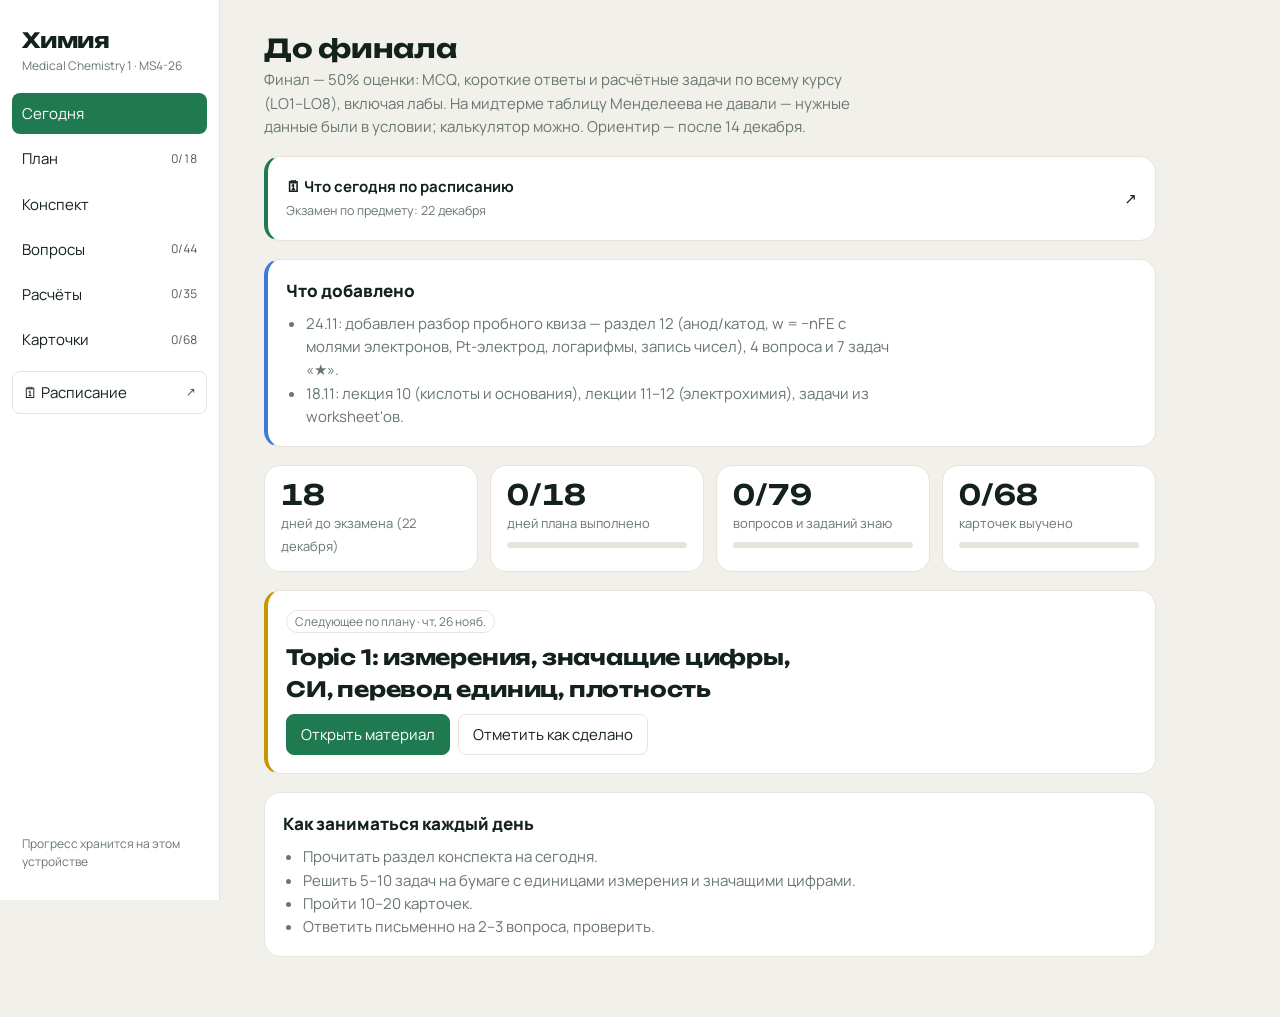
<file: s/chem.html>
<!DOCTYPE html>
<html lang="ru">
<head>
<meta charset="utf-8">
<meta name="viewport" content="width=device-width, initial-scale=1">
<title>Химия — финал (обновлено 24.11)</title>
<link rel="preconnect" href="https://fonts.googleapis.com">
<link rel="preconnect" href="https://fonts.gstatic.com" crossorigin>
<link href="https://fonts.googleapis.com/css2?family=IBM+Plex+Sans:wght@400;500;600&family=IBM+Plex+Serif:ital,wght@0,500;0,600;1,400;1,500&display=swap" rel="stylesheet">
<style>
:root{
  --bg:#eef1f4; --surface:#ffffff; --ink:#172031; --muted:#5b6678; --line:#d6dce4;
  --accent:#6a4c9c; --accent-ink:#ffffff; --bone:#b8922e; --good:#2f7d4f; --bad:#b33a3a; --new:#2c6db3;
  --font-display:"IBM Plex Serif", Georgia, serif; --font-body:"IBM Plex Sans", system-ui, -apple-system, "Segoe UI", sans-serif;
  --r:10px; color-scheme:light;
}
@media (prefers-color-scheme: dark){ :root:not([data-theme="light"]){
  --bg:#10151d; --surface:#18202b; --ink:#e6ebf2; --muted:#9aa6b8; --line:#2a3443;
  --accent:#b9a3e3; --accent-ink:#0c1a22; --bone:#d9b85a; --good:#5cbf86; --bad:#e07a7a; --new:#7fb0e8; color-scheme:dark; } }
*{box-sizing:border-box}
html,body{margin:0;height:100%}
body{background:var(--bg);color:var(--ink);font:15px/1.55 var(--font-body)}
h1,h2,h3{font-family:var(--font-display);font-weight:600;text-wrap:balance;margin:0}
h1{font-size:26px} h2{font-size:21px} h3{font-size:17px}
i,em,.lat{font-family:var(--font-display);font-style:italic}
button{font:inherit;cursor:pointer}
button:focus-visible,a:focus-visible,textarea:focus-visible,select:focus-visible{outline:2px solid var(--accent);outline-offset:2px}
.app{display:grid;grid-template-columns:220px 1fr;min-height:100%}
nav{background:var(--surface);border-right:1px solid var(--line);padding:20px 12px;display:flex;flex-direction:column;gap:4px;position:sticky;top:0;height:100vh}
nav .brand{padding:4px 10px 14px}
nav .brand small{display:block;color:var(--muted);font-size:12px}
nav a{display:flex;justify-content:space-between;align-items:center;padding:9px 10px;border-radius:8px;color:var(--ink);text-decoration:none}
nav a:hover{background:var(--bg)}
nav a.on{background:var(--accent);color:var(--accent-ink)}
nav a .n{font-size:12px;opacity:.75;font-variant-numeric:tabular-nums}
.save{margin-top:auto;font-size:12px;color:var(--muted);padding:8px 10px}
main{padding:28px clamp(16px,4vw,44px) 60px;max-width:980px;width:100%}
.view{display:none;flex-direction:column;gap:18px}
.view.on{display:flex}
.lead{color:var(--muted);max-width:68ch;margin:0}
.card{background:var(--surface);border:1px solid var(--line);border-radius:var(--r);padding:18px}
.tiles{display:grid;grid-template-columns:repeat(auto-fit,minmax(170px,1fr));gap:12px}
.tile{background:var(--surface);border:1px solid var(--line);border-radius:var(--r);padding:14px 16px}
.tile b{display:block;font:600 28px/1.1 var(--font-display);font-variant-numeric:tabular-nums}
.tile span{color:var(--muted);font-size:13px}
.bar{height:6px;background:var(--line);border-radius:4px;overflow:hidden;margin-top:8px}
.bar i{display:block;height:100%;background:var(--accent)}
.today{border-left:4px solid var(--bone)}
.btn{border:1px solid var(--line);background:var(--surface);color:var(--ink);padding:8px 14px;border-radius:8px;text-decoration:none}
.btn:hover{border-color:var(--accent)}
.btn.pri{background:var(--accent);border-color:var(--accent);color:var(--accent-ink)}
.btn.good{border-color:var(--good);color:var(--good)}
.btn.bad{border-color:var(--bad);color:var(--bad)}
.row{display:flex;gap:8px;flex-wrap:wrap;align-items:center}
.chip{font-size:12px;padding:2px 8px;border-radius:20px;border:1px solid var(--line);color:var(--muted);white-space:nowrap;text-decoration:none}
.chip.ok{border-color:var(--good);color:var(--good)} .chip.no{border-color:var(--bad);color:var(--bad)}
.chip.new,.newtag{border-color:var(--new);color:var(--new)}
.newtag{font:500 11px var(--font-body);border:1px solid;border-radius:20px;padding:1px 7px;margin-left:8px;vertical-align:middle}
.week h3{margin-bottom:8px}
.day{display:flex;gap:12px;align-items:flex-start;padding:9px 4px;border-top:1px solid var(--line)}
.day:first-of-type{border-top:0}
.day input{width:18px;height:18px;margin-top:3px;accent-color:var(--accent)}
.day label{flex:1}
.day .d{font-variant-numeric:tabular-nums;color:var(--muted);width:66px;flex:none}
.day.done label{color:var(--muted);text-decoration:line-through}
.day.is-today{background:color-mix(in srgb,var(--bone) 12%,transparent);border-radius:6px}
.toc{display:flex;flex-wrap:wrap;gap:6px}
.notes section{scroll-margin-top:16px}
.notes ul{padding-left:20px;margin:8px 0}
.notes li{margin:4px 0}
.tbl{overflow-x:auto}
table{border-collapse:collapse;width:100%;font-size:14px}
th,td{text-align:left;padding:7px 9px;border-bottom:1px solid var(--line);vertical-align:top}
th{color:var(--muted);font-weight:500;font-size:12px;text-transform:uppercase;letter-spacing:.04em}
pre{white-space:pre-wrap;font-family:var(--font-display);background:var(--bg);padding:12px;border-radius:8px}
.q{font:500 18px/1.45 var(--font-display)}
textarea{width:100%;min-height:110px;border:1px solid var(--line);border-radius:8px;padding:10px;background:var(--bg);color:var(--ink);font:inherit;resize:vertical}
.ans{border-left:3px solid var(--good);padding:8px 12px;background:color-mix(in srgb,var(--good) 8%,transparent);border-radius:0 8px 8px 0;white-space:pre-wrap}
.ai{border-left:3px solid var(--accent);padding:8px 12px;background:color-mix(in srgb,var(--accent) 8%,transparent);border-radius:0 8px 8px 0;white-space:pre-wrap}
select{font:inherit;padding:7px 10px;border-radius:8px;border:1px solid var(--line);background:var(--surface);color:var(--ink)}
.flash{min-height:220px;display:flex;flex-direction:column;justify-content:center;align-items:center;text-align:center;gap:10px;cursor:pointer;user-select:none}
.flash .front{font:500 26px/1.3 var(--font-display)}
.flash .front.it{font-style:italic}
.flash .back{display:none;gap:4px;flex-direction:column}
.flash.open .back{display:flex}
.flash .back b{font-size:19px}
.flash .back span{color:var(--muted)}
.hint{font-size:12px;color:var(--muted)}
@media (max-width:760px){
  .app{grid-template-columns:1fr}
  nav{position:sticky;top:0;height:auto;flex-direction:row;overflow-x:auto;padding:8px;z-index:2;border-right:0;border-bottom:1px solid var(--line)}
  nav .brand,.save{display:none}
  nav a{white-space:nowrap}
}
@media (prefers-reduced-motion:no-preference){ .bar i{transition:width .3s} }
</style>
<link href="https://fonts.googleapis.com/css2?family=Unbounded:wght@600;700&family=Manrope:wght@400;500;600;700;800&display=swap" rel="stylesheet">
<link rel="stylesheet" href="../theme.css">
</head>
<body>
<script type="application/json" id="state">{"days":{},"quiz":{},"cards":{}}</script>
<div class="app">
<nav aria-label="Разделы">
  <div class="brand"><h2>Химия</h2><small>Medical Chemistry 1 · MS4-26</small></div>
  <a href="#today" data-v="today">Сегодня</a>
  <a href="#plan" data-v="plan">План <span class="n" id="n-plan"></span></a>
  <a href="#notes" data-v="notes">Конспект</a>
  <a href="#quiz" data-v="quiz">Вопросы <span class="n" id="n-quiz"></span></a>
  <a href="#cases" data-v="cases">Расчёты <span class="n" id="n-cases"></span></a>
  <a href="#cards" data-v="cards">Карточки <span class="n" id="n-cards"></span></a>
  <a href="https://claude.ai/artifact/2xwvVmubijirDWXwn1Ldpr" target="_blank" rel="noopener" class="ext" style="margin-top:6px;border:1px solid var(--line)">🗓 Расписание <span class="n">↗</span></a>
  <div class="save" id="save">Прогресс сохраняется</div>
</nav>
<main>

<section class="view" id="v-today">
  <div><h1>До финала</h1><p class="lead">Финал — 50% оценки: MCQ, короткие ответы и расчётные задачи по всему курсу (LO1–LO8), включая лабы. На мидтерме таблицу Менделеева не давали — нужные данные были в условии; калькулятор можно. Ориентир — после 14 декабря.</p></div>
  <a class="card" href="https://claude.ai/artifact/2xwvVmubijirDWXwn1Ldpr" target="_blank" rel="noopener" style="display:flex;justify-content:space-between;align-items:center;text-decoration:none;color:inherit;border-left:4px solid var(--accent)"><span><b>🗓 Что сегодня по расписанию</b><br><small style="color:var(--muted)">Экзамен по предмету: 22 декабря</small></span><span>↗</span></a>
  <div class="card" style="border-left:4px solid var(--new)"><h3>Что добавлено</h3><ul class="lead" style="padding-left:20px;margin:8px 0 0"><li>24.11: добавлен разбор пробного квиза — раздел 12 (анод/катод, w = −nFE с молями электронов, Pt-электрод, логарифмы, запись чисел), 4 вопроса и 7 задач «★».</li><li>18.11: лекция 10 (кислоты и основания), лекции 11–12 (электрохимия), задачи из worksheet'ов.</li></ul></div>
  <div class="tiles" id="tiles"></div>
  <div class="card today" id="today-card"></div>
  <div class="card"><h3>Как заниматься каждый день</h3>
    <ul class="lead" style="padding-left:20px;margin:8px 0 0"><li>Прочитать раздел конспекта на сегодня.</li><li>Решить 5–10 задач на бумаге с единицами измерения и значащими цифрами.</li><li>Пройти 10–20 карточек.</li><li>Ответить письменно на 2–3 вопроса, проверить.</li></ul></div>
</section>

<section class="view" id="v-plan">
  <div><h1>План по дням</h1><p class="lead">26 ноября — экзамен: полная подготовка по всем темам с нуля, 18 блоков. Расписание совпадает с разделом «Финалы» в Plastic Path.</p></div>
  <div id="plan"></div>
</section>

<section class="view notes" id="v-notes">
  <div><h1>Конспект</h1><p class="lead">По лекциям Prof. Khan и I. Pozilov, Topic 1–5 questions и worksheets. Термины по-английски, как на экзамене. Новые разделы отмечены «новое».</p></div>
  <div class="toc" id="toc"></div>
  <div id="notes" style="display:flex;flex-direction:column;gap:14px"></div>
</section>

<section class="view" id="v-quiz">
  <div><h1>Вопросы</h1><p class="lead">Напишите ответ, затем откройте ключ и отметьте, знали ли вы его. Кнопка «Проверить с Claude» оценит ваш ответ. Новые вопросы отмечены «новое».</p></div>
  <div class="row"><label for="q-filter">Тема</label><select id="q-filter"></select>
    <label><input type="checkbox" id="q-weak"> только «не знал»</label></div>
  <div class="card" id="quiz-card"></div>
</section>

<section class="view" id="v-cases">
  <div><h1>Расчётные задачи</h1><p class="lead">Задачи из Topic questions, лекций и worksheets с полным решением. Решайте на бумаге, потом сверяйте.</p></div>
  <div class="card" id="case-card"></div>
</section>

<section class="view" id="v-cards">
  <div><h1>Карточки</h1><p class="lead">Нажмите на карточку, чтобы перевернуть. «Знаю» убирает её из повторения.</p></div>
  <div class="row"><label for="c-mode">Показывать</label>
    <select id="c-mode"><option value="lat">English → русский + формула</option><option value="en">русский → English + формула</option></select>
    <label><input type="checkbox" id="c-weak" checked> только невыученные</label>
    <button class="btn" id="c-shuffle">Перемешать</button>
    <button class="btn" id="c-reset">Сбросить</button></div>
  <div class="card flash" id="flash" tabindex="0" role="button" aria-label="Перевернуть карточку"></div>
  <div class="row" style="justify-content:center"><button class="btn bad" id="c-no">Повторить</button><button class="btn good" id="c-yes">Знаю</button></div>
  <p class="hint" id="c-count" style="text-align:center"></p>
</section>

</main>
</div>

<script>
const PPS=(()=>{try{return window.parent!==window&&window.parent.PP_BRIDGE||null}catch(e){return null}})();
if(PPS&&!window.claude){try{window.claude=window.parent.claude}catch(e){}}
if(PPS)document.addEventListener('click',e=>{const a=e.target.closest('a[href*="2xwvVmubijirDWXwn1Ldpr"]');if(a){e.preventDefault();PPS.go('plan')}});
const TEMPLATE = '<!DOCTYPE html>\n' + document.documentElement.outerHTML;
const LSKEY = 'chem-final-v2';
let S; try{ S = JSON.parse(document.getElementById('state').textContent) }catch(e){ S={days:{},quiz:{},cards:{}} }
try{ const l = JSON.parse(localStorage.getItem(LSKEY)||'null'); if(l){ for(const k of ['days','quiz','cards']) S[k]=Object.assign({},l[k]||{},S[k]) } }catch(e){}
if(PPS){const r=PPS.get(LSKEY);if(r)for(const k of ['days','quiz','cards'])S[k]=Object.assign({},S[k]||{},r[k]||{})}

const PLAN = [
 {w:'Неделя 1 · 26 ноября — 29 ноября', days:[
  ['2026-11-26','Topic 1: измерения, значащие цифры, СИ, перевод единиц, плотность','n1'],
  ['2026-11-27','Topic 2: квантовые числа, электронные конфигурации, ионы','n2'],
  ['2026-11-29','Topic 3: периодические тренды — радиус, IE, EA, электроотрицательность','n3']]},
 {w:'Неделя 2 · 1 декабря — 5 декабря', days:[
  ['2026-12-01','Связь и VSEPR: Льюис, формальный заряд, геометрия молекул','n4'],
  ['2026-12-03','Topic 4: уравнения, типы реакций, ионные уравнения','n5'],
  ['2026-12-05','Topic 4: моли, стехиометрия, молярность, титрование','n5']]},
 {w:'Неделя 3 · 7 декабря — 11 декабря', days:[
  ['2026-12-07','Topic 5: степени окисления, ОВР, метод полуреакций','n6'],
  ['2026-12-09','Термохимия: q = mcΔT, калориметрия, закон Гесса, ΔHf','n7'],
  ['2026-12-11','Кинетика: закон скорости, порядок, период полураспада','n8']]},
 {w:'Неделя 4 · 15 декабря — 20 декабря', days:[
  ['2026-12-15','Кинетика: энергия активации, Аррениус, катализ','n8'],
  ['2026-12-16','Равновесие: Kc, Kp, Ле Шателье, расчёты','n9'],
  ['2026-12-17','Кислоты и основания (лекция 10): pH, Kw, теории, сила кислот','n10'],
  ['2026-12-19','Электрохимия (лекции 11–12): полуреакции, гальванический элемент, E°cell','n10b'],
  ['2026-12-20','Лабы: катионы, анионы, титрования, KMnO4, железо','n11'],
  ['2026-12-20','Расчётные задачи: слабые места','cases']]},
 {w:'Неделя 5 · 21 декабря — 22 декабря', days:[
  ['2026-12-21','Вечер: пробник — 25 MCQ + 5 SAQ за 60 минут','quiz'],
  ['2026-12-21','Вечер: формулы и карточки','cards'],
  ['2026-12-22','ЭКЗАМЕН: химия','quiz']]}
];

const NOTES = [
['n1','1. Измерения (Topic 1)',`<ul>
<li><b>Изменения:</b> физические (плавление, растворение, измельчение) и химические (ржавление, горение, порча). Признаки химической реакции: газ, осадок, изменение цвета, тепло/свет, запах.</li>
<li><b>Вещества:</b> element (O₂), compound (NaCl, глюкоза), homogeneous mixture (воздух, фильтрованная морская вода), heterogeneous (песок + железо).</li>
<li><b>Закон сохранения массы:</b> масса реагентов = масса продуктов (10,0 г CaCO₃ → 5,6 г CaO + 4,4 г CO₂).</li>
<li><b>Accuracy</b> — близость к истинному значению; <b>precision</b> — близость измерений друг к другу.</li>
<li><b>Значащие цифры:</b> ненулевые — значащие; нули между ними — значащие; ведущие нули — нет; конечные нули после запятой — значащие. Точные числа (12 в дюжине) — бесконечно значащие.</li>
<li><b>Сложение / вычитание</b> — по наименьшему числу знаков после запятой; <b>умножение / деление</b> — по наименьшему числу значащих цифр.</li>
<li><b>СИ:</b> kg, m, s, K, mol. Приставки: kilo 10³, centi 10⁻², milli 10⁻³, micro 10⁻⁶, nano 10⁻⁹.</li>
<li><b>Температура:</b> K = °C + 273,15; °C = (°F − 32) × 5/9; −40 °C = −40 °F.</li>
<li><b>Плотность</b> d = m / V; percent error = |измерено − истинно| / истинно × 100%.</li></ul>`],
['n2','2. Электронные конфигурации (Topic 2)',`<div class="tbl"><table><tr><th>Число</th><th>Значения</th><th>Что описывает</th></tr>
<tr><td>n</td><td>1, 2, 3…</td><td>энергетический уровень, размер</td></tr>
<tr><td>l</td><td>0…n−1 (s, p, d, f)</td><td>форма орбитали</td></tr>
<tr><td>mₗ</td><td>−l…+l</td><td>ориентация</td></tr>
<tr><td>mₛ</td><td>+½, −½</td><td>спин</td></tr></table></div>
<ul>
<li>Орбиталей в подуровне 2l + 1; электронов максимум 2(2l + 1): s 2, p 6, d 10, f 14. На уровне n — максимум 2n².</li>
<li><b>Pauli:</b> нет двух электронов с одинаковыми 4 квантовыми числами → не больше 2 на орбиталь. <b>Hund:</b> сначала по одному в каждую орбиталь подуровня с параллельными спинами. <b>Aufbau:</b> заполнение от низкой энергии: 1s 2s 2p 3s 3p 4s 3d 4p 5s 4d 5p…</li>
<li><b>Исключения:</b> Cr [Ar]4s¹3d⁵, Cu [Ar]4s¹3d¹⁰ — наполовину и полностью заполненный d устойчивее.</li>
<li><b>Ионы:</b> переходные металлы теряют сначала 4s: Fe²⁺ [Ar]3d⁶, Fe³⁺ [Ar]3d⁵. Изоэлектронны неону: Na⁺, Mg²⁺, F⁻, O²⁻.</li></ul>`],
['n3','3. Периодическая система (Topic 3)',`<div class="tbl"><table><tr><th>Свойство</th><th>По периоду →</th><th>Вниз по группе ↓</th></tr>
<tr><td>Атомный радиус</td><td>уменьшается (растёт Z_eff)</td><td>растёт (новые оболочки)</td></tr>
<tr><td>Энергия ионизации</td><td>растёт</td><td>падает</td></tr>
<tr><td>Сродство к электрону</td><td>становится отрицательнее (галогены)</td><td>в целом слабее</td></tr>
<tr><td>Электроотрицательность</td><td>растёт (максимум F = 4,0)</td><td>падает</td></tr>
<tr><td>Металлические свойства</td><td>падают</td><td>растут</td></tr></table></div>
<ul>
<li>Группы: 1 — щелочные металлы, 2 — щёлочноземельные, 17 — галогены, 18 — благородные газы.</li>
<li>Катион меньше атома (Na⁺ &lt; Na), анион больше (Cl⁻ &gt; Cl). Изоэлектронные ионы: больше заряд ядра → меньше: Al³⁺ &lt; Mg²⁺ &lt; Na⁺ &lt; F⁻ &lt; O²⁻.</li>
<li>Оксиды: металлов — основные (Na₂O, MgO), неметаллов — кислотные (SO₃, CO₂), Al₂O₃ — амфотерный.</li>
<li>Тип связи по разнице ЭО: &gt; ~1,7–2 ионная (NaCl), 0,4–1,7 полярная (HCl), &lt; 0,4 неполярная (Cl₂).</li></ul>`],
['n4','4. Химическая связь и VSEPR',`<ul>
<li><b>Ионная</b> — перенос электронов; <b>ковалентная</b> — общие пары (полярная / неполярная). Правила Фаянса: малый катион с большим зарядом + большой анион → больше ковалентности.</li>
<li><b>Структуры Льюиса:</b> посчитать валентные электроны → центральный атом → связи → октет. Формальный заряд = валентные e⁻ − неподелённые e⁻ − ½ связывающих e⁻.</li>
<li><b>Порядок связи:</b> одинарная 1, двойная 2, тройная 3; больше порядок → короче и прочнее.</li></ul>
<div class="tbl"><table><tr><th>Групп вокруг центра</th><th>Электронная геометрия</th><th>Форма молекулы</th><th>Пример, угол</th></tr>
<tr><td>2</td><td>linear</td><td>linear</td><td>CO₂, 180°</td></tr>
<tr><td>3</td><td>trigonal planar</td><td>trigonal planar / bent</td><td>BF₃ 120°; NO₂⁻ ~117°</td></tr>
<tr><td>4</td><td>tetrahedral</td><td>tetrahedral / trigonal pyramidal / bent</td><td>CH₄ 109,5°; NH₃ 107°; H₂O 104,5°</td></tr>
<tr><td>5</td><td>trigonal bipyramidal</td><td>…</td><td>PCl₅</td></tr>
<tr><td>6</td><td>octahedral</td><td>…</td><td>SF₆, 90°</td></tr></table></div>
<p class="hint">Отдельной лекции по связи нет ни в CAU App, ни в Telegram — раздел по worksheet «3&4. Molecular Geometry» (теперь в папке «Тесты») и стандартному курсу.</p>`],
['n5','5. Реакции и стехиометрия (Topic 4)',`<ul>
<li><b>Балансировка:</b> меняем коэффициенты, не индексы. Сохраняются масса и число атомов каждого элемента.</li>
<li><b>Типы:</b> synthesis (A + B → AB), decomposition (AB → A + B), single replacement (по ряду активности: Zn + CuSO₄ идёт, Cu + ZnSO₄ — нет), double replacement (движущая сила — осадок, газ или вода), combustion (CₓHᵧ + O₂ → CO₂ + H₂O).</li>
<li><b>Растворимость:</b> соли Na⁺, K⁺, NH₄⁺ и нитраты растворимы; AgCl, BaSO₄, CaCO₃ — нет.</li>
<li><b>Электролиты:</b> сильные (NaCl, HCl), слабые (CH₃COOH, NH₃), неэлектролиты (сахароза). Ионные уравнения: убрать spectator ions → net ionic (Ag⁺ + Cl⁻ → AgCl↓; H⁺ + OH⁻ → H₂O).</li>
<li><b>Моль:</b> n = m / M; C = n / V (моль/л); для титрования C₁V₁ = C₂V₂ (с учётом коэффициентов).</li>
<li><b>Энергия:</b> экзотермическая ΔH &lt; 0, окружение нагревается; эндотермическая ΔH &gt; 0, охлаждается.</li></ul>`],
['n6','6. ОВР (Topic 5)',`<ul>
<li><b>Окисление</b> — потеря электронов (рост степени окисления); <b>восстановление</b> — приобретение (снижение). «OIL RIG». Окислитель восстанавливается, восстановитель окисляется.</li>
<li><b>Правила степеней окисления:</b> простое вещество 0; O обычно −2 (в H₂O₂ −1); H +1 (в гидридах металлов −1); F −1; сумма в молекуле 0, в ионе — его заряд.</li>
<li>Mn: KMnO₄ +7, K₂MnO₄ +6, MnO₂ +4, MnCl₂ +2. Cr: Cr₂O₇²⁻ и CrO₄²⁻ +6. S: H₂S −2 … H₂SO₄ +6. N: NH₃ −3 … HNO₃ +5.</li>
<li><b>Метод полуреакций (кислая среда):</b> разбить на полуреакции → уравнять атомы кроме O и H → O водой → H через H⁺ → заряд электронами → уравнять число e⁻ → сложить.</li>
<li><b>Disproportionation</b> — один элемент и окисляется, и восстанавливается: 2H₂O₂ → 2H₂O + O₂ (O: −1 → −2 и 0).</li>
<li><b>Перманганатометрия:</b> 5Fe²⁺ + MnO₄⁻ + 8H⁺ → 5Fe³⁺ + Mn²⁺ + 4H₂O.</li></ul>`],
['n7','7. Термохимия (лекция 7)',`<ul>
<li>Энергия: кинетическая Eₖ = ½mv², потенциальная; внутренняя энергия U = их сумма. 1 cal = 4,184 J.</li>
<li><b>Теплота</b> — поток энергии; q = m·c·ΔT (вода c = 4,184 J/g·°C, в задачах часто 4,2).</li>
<li><b>Калориметрия:</b> тепло, отданное горячим телом = тепло, полученное холодным: m₁c₁(T₁ − T) = m₂c₂(T − T₂).</li>
<li><b>Энтальпия:</b> ΔH = теплота при постоянном давлении. ΔH пропорциональна количеству вещества; обратная реакция — ΔH с обратным знаком.</li>
<li><b>Закон Гесса:</b> ΔH суммарной реакции = сумма ΔH стадий.</li>
<li><b>Через энтальпии образования:</b> ΔH°ᵣₓₙ = Σ n·ΔH°f(продукты) − Σ m·ΔH°f(реагенты); ΔH°f простых веществ = 0.</li></ul>`],
['n8','8. Кинетика (лекция 8)',`<ul>
<li><b>Скорость</b> — изменение концентрации за время, моль/(л·с). Зависит от концентрации, катализатора, температуры, площади поверхности.</li>
<li><b>Закон скорости:</b> rate = k[A]ˣ[B]ʸ; порядки определяются экспериментом, а не коэффициентами. Утроили [A] → скорость не изменилась: x = 0; удвоили → удвоилась: x = 1; утроили → ×27: x = 3.</li>
<li><b>Порядок и период полураспада:</b> 1-й порядок t½ = 0,693 / k (не зависит от концентрации); ln[A] = ln[A]₀ − kt.</li>
<li><b>Теория столкновений:</b> нужна энергия ≥ Eₐ и правильная ориентация. Правило: +10 °C → скорость примерно ×2.</li>
<li><b>Уравнение Аррениуса:</b> k = A·e^(−Eₐ/RT); ln(k₂/k₁) = (Eₐ/R)(1/T₁ − 1/T₂), R = 8,314 J/(mol·K).</li>
<li><b>Механизм:</b> элементарные стадии; молекулярность (уни-, би-); самая медленная стадия определяет скорость. Катализатор снижает Eₐ и не расходуется.</li></ul>`],
['n9','9. Химическое равновесие (лекция 9)',`<ul>
<li><b>Динамическое равновесие:</b> скорости прямой и обратной реакции равны, концентрации постоянны.</li>
<li><b>Kc</b> = [продукты]^коэфф / [реагенты]^коэфф; твёрдые вещества и чистые жидкости не пишут. Обратная реакция → 1/Kc; уравнение ×2 → Kc².</li>
<li>Kp = Kc(RT)^Δn (Δn — изменение молей газа).</li>
<li>Kc ≫ 1 — в смеси преобладают продукты; Kc ≪ 1 — реагенты.</li>
<li><b>Ле Шателье:</b> система сдвигается против воздействия: добавили реагент → вправо; повысили давление → в сторону меньшего числа молей газа; нагрев сдвигает эндотермическое направление. Катализатор равновесие не сдвигает.</li>
<li><b>Расчёт:</b> таблица ICE (initial, change, equilibrium) → концентрации → Kc.</li></ul>`],
['n10','★ 10. Кислоты и основания (лекция 10)',`<ul>
<li><b>Свойства:</b> кислоты кислые на вкус, лакмус синий → красный, фенолфталеин розовый → бесцветный; основания горькие, лакмус красный → синий, фенолфталеин → малиновый. Нейтрализация даёт соль (+ вода); NH₃ + HCl → дым NH₄Cl.</li>
<li><b>Arrhenius:</b> кислота повышает [H₃O⁺] в воде, основание — [OH⁻]. <b>Brønsted–Lowry</b> (1923): кислота — донор H⁺, основание — акцептор; сопряжённые пары (NH₃ / NH₄⁺, H₂O / H₃O⁺). <b>Lewis:</b> кислота — акцептор электронной пары, основание — донор (подходит для кислотных и основных оксидов).</li>
<li><b>Автоионизация воды:</b> 2H₂O ⇌ H₃O⁺ + OH⁻; Kw = [H₃O⁺][OH⁻] = 1,0 × 10⁻¹⁴ при 25 °C. Добавили кислоту → по Ле Шателье [OH⁻] падает (в 0,1 M HCl [OH⁻] = 1 × 10⁻¹³ M).</li>
<li><b>pH</b> = −log[H₃O⁺]; pOH = −log[OH⁻]; pH + pOH = 14. [H₃O⁺] = 10⁻ᵖᴴ. Кровь pH 7,40 → [H₃O⁺] = 4,0 × 10⁻⁸ M.</li>
<li>Кислая среда: [H₃O⁺] &gt; 1 × 10⁻⁷ (pH &lt; 7); нейтральная = 1 × 10⁻⁷; основная &lt; 1 × 10⁻⁷ (pH &gt; 7).</li>
<li><b>Сильные кислоты</b> (HCl, HBr, HI, HNO₃, H₂SO₄, HClO₄) диссоциируют полностью: [H₃O⁺] = C. <b>Сильные основания</b> — гидроксиды щелочных металлов и Ca, Sr, Ba: Ca(OH)₂ даёт 2 OH⁻.</li>
<li><b>Индикаторы</b> меняют цвет в определённом интервале pH (фенолфталеин 8–10, метиловый оранжевый 3–4,5).</li>
<li><b>Сила кислоты и строение:</b> зависит от полярности связи X–H и её прочности (HF слабая, HI сильная). Оксокислоты H–O–Y: сила растёт с электроотрицательностью Y (HOCl &gt; HOBr &gt; HOI) и с числом атомов O без H (HClO &lt; HClO₂ &lt; HClO₃ &lt; HClO₄).</li></ul>`],
['n10b','★ 10b. Электрохимия (лекции 11–12)',`<ul>
<li><b>Электрохимия</b> изучает связь электричества и ОВР: батареи получают ток из спонтанной реакции, электролиз использует ток, чтобы провести несамопроизвольную (эпиляция электролизом, электролиз воды 2H₂O → 2H₂ + O₂, объёмы 2 : 1).</li>
<li><b>Балансировка в щелочной среде:</b> сначала как в кислой; затем добавить столько OH⁻ к обеим частям, сколько H⁺; H⁺ + OH⁻ → H₂O; сократить воду. Пример: Cl₂ + 2OH⁻ → Cl⁻ + ClO⁻ + H₂O.</li>
<li><b>Гальванический (вольтов) элемент:</b> два полуэлемента + солевой мостик. <b>Анод</b> — окисление (−), <b>катод</b> — восстановление (+). Электроны идут по проводу от анода к катоду; катионы в растворе — к катоду, анионы — к аноду.</li>
<li><b>Элемент Даниэля:</b> Zn | Zn²⁺ || Cu²⁺ | Cu, 1,10 В. Запись: анод слева, катод справа; | — граница фаз, || — солевой мостик.</li>
<li><b>Примеры:</b> вольтов столб (Zn + Ag), свинцовый аккумулятор, серебряно-цинковый элемент для часов (1,60 В): анод Zn + 2OH⁻ → Zn(OH)₂ + 2e⁻, катод Ag₂O + H₂O + 2e⁻ → 2Ag + 2OH⁻.</li>
<li><b>Потенциал:</b> E°cell = E°катод − E°анод (стандартные условия: 1 M, 1 atm, 25 °C). Работа = −nFEcell, F = 96 485 Кл/моль e⁻.</li>
<li><b>Связь с энергией:</b> ΔG° = −nFE°cell; ΔG° = −RT ln K → E° &gt; 0 — реакция самопроизвольна, K &gt; 1.</li>
<li><b>Уравнение Нернста:</b> E = E° − (RT/nF) ln Q; при 25 °C E = E° − (0,0592/n) log Q.</li></ul>`],
['n11','11. Лабораторные',`<div class="tbl"><table><tr><th>Опыт</th><th>Суть</th></tr>
<tr><td>Exp. 1A/1B — катионы</td><td>Cu²⁺, Fe²⁺, Fe³⁺, Ca²⁺, Al³⁺, Zn²⁺: качественные реакции с осадками и окраской; памятка Student Revision Guide — в Telegram (в CAU App не скачалась)</td></tr>
<tr><td>Exp. 2A/2B — анионы</td><td>нитрат, карбонат, сульфат, галогениды (AgCl белый, AgBr кремовый, AgI жёлтый); handout 2A и Exp 2b — теперь в папке «Лабы»</td></tr>
<tr><td>Exp. 3 — кислотно-основное титрование</td><td>C₁V₁ = C₂V₂ в точке эквивалентности, индикатор; Student Preparation Guide в «Лабах»</td></tr>
<tr><td>Exp. 4 — стандартный раствор KMnO₄</td><td>приготовление раствора заданной концентрации: m = C·V·M</td></tr>
<tr><td>Exp. 5 — определение железа редокс-титрованием</td><td>MnO₄⁻ : Fe²⁺ = 1 : 5; конец — бледно-розовая окраска (KMnO₄ сам индикатор)</td></tr>
<tr><td>Quiz 2 (17.11) — титрование</td><td>Titration Quiz Study Material в «Лабах»</td></tr>
<tr><td>Exp. 6 — скорость реакции тиосульфата с HCl</td><td>время помутнения (выпадает S) при разных концентрациях</td></tr></table></div>`]
,['n12','★ 12. Разбор пробного квиза (24.11) — частые ошибки',`<ul>
<li><b>Формат финального квиза:</b> 10 задач × 10 баллов, 45 минут, калькулятор можно. Пишите ход решения, <b>единицы</b> и <b>значащие цифры</b>.</li>
<li><b>Запись чисел:</b> десятичную точку пишите крупно: 75.0 mL, а не «750». Ответ подчеркните, рядом единицы.</li>
<li><b>Логарифмы:</b> ln числа меньше 1 — <b>отрицательный</b>: ln(0.0248) = −3.697. Первый порядок: ln[A] = ln[A]₀ − kt; время переводить в секунды, если k в s⁻¹.</li>
<li><b>Анод и катод — AN OX, RED CAT:</b> анод = окисление (вещество <i>отдаёт</i> e⁻, электроны справа в полуреакции); катод = восстановление (<i>получает</i> e⁻, электроны слева).</li>
<li><b>w<sub>max</sub> = −nFE и ΔG° = −nFE°:</b> n — это <b>моли электронов</b>, а не вещества. Zn → Zn²⁺ + 2e⁻ ⇒ n(e⁻) = 2 × n(Zn). Ответ в J, потом в kJ; «максимальная работа» — модуль.</li>
<li><b>Схема элемента:</b> анод | ион анода ‖ ион катода | газ | <b>Pt</b>. Если на катоде газ (H₂, Cl₂, O₂) — нужен инертный электрод Pt.</li>
<li><b>Ионное уравнение:</b> указывайте состояния (s), (l), (g), (aq); твёрдые вещества, вода и газы не расписываются на ионы.</li></ul>`]
];

const QUIZ = [
["★ Ошибки квиза","State the rule for identifying the anode and cathode in a voltaic cell.","Anode = oxidation (loses electrons; e⁻ on the right of the half-reaction). Cathode = reduction (gains electrons; e⁻ on the left). AN OX, RED CAT. Electrons flow from anode to cathode."],
["★ Ошибки квиза","In w_max = −nFE (and ΔG° = −nFE°), what is n?","The number of moles of ELECTRONS transferred, not moles of the substance. For Zn → Zn²⁺ + 2e⁻, n(e⁻) = 2 × n(Zn)."],
["★ Ошибки квиза","When do you need an inert Pt electrode in cell notation?","When a half-reaction involves only gases or ions in solution (e.g. H⁺/H₂, Cl₂/Cl⁻, Fe³⁺/Fe²⁺) — there is no solid metal to act as the electrode: …‖ H⁺(aq) | H₂(g) | Pt(s)."],
["★ Ошибки квиза","Why is ln of a concentration like 0.0248 negative, and how do you get [A] back?","ln of any number below 1 is negative: ln(0.0248) = −3.697. After ln[A] = ln[A]₀ − kt, take [A] = e^(ln[A])."],

['Topic 1','Define accuracy and precision. Weighing a 10.00 g standard gives 9.52, 9.51, 9.53 g — accurate, precise, both or neither?','Accuracy = closeness to the true value; precision = closeness of repeated measurements to each other. The results are precise but not accurate.'],
['Topic 1','How many significant figures are in: 73.0000 g; 0.0503 kg; 6.300 cm; 0.80090 m; 5.10 × 10⁻⁷ m; 2.010 s?','6; 3; 4; 5; 3; 4.'],
['Topic 1','Add 184.2 g and 2.324 g; multiply 4.56 cm × 1.4 cm. Report with correct significant figures.','186.5 g (one decimal place); 6.4 cm² (two significant figures).'],
['Topic 1','Convert 25 °C to kelvin and 37.0 °C to °F. At what temperature are °C and °F equal?','298 K (298.15); 98.6 °F; −40°.'],
['Topic 1','A metal wire has V = 20.2 cm³ and m = 159 g. Is it Mn (7.21), Fe (7.87) or Ni (8.90 g/cm³)?','d = 159 / 20.2 = 7.87 g/cm³ → iron.'],
['Topic 1','A patient weighs 176 lb; dose 1.5 mg/kg/day. What daily dose? (1 kg = 2.2046 lb)','176 / 2.2046 = 79.8 kg × 1.5 = 120 mg/day.'],
['Topic 2','Name the four quantum numbers and what each describes.','n — energy level/size; l — subshell shape (0…n−1); mₗ — orientation (−l…+l); mₛ — spin (±½).'],
['Topic 2','Which sets are not allowed? a) n=2, l=2 b) n=3, l=1, mₗ=−1 c) n=1, l=0, mₗ=+1 d) n=4, l=3, mₗ=−3 e) n=2, l=1, mₗ=0, mₛ=0','Not allowed: a (l must be < n), c (|mₗ| ≤ l), e (mₛ must be ±½). b and d are allowed.'],
['Topic 2','State the Pauli principle, Hund’s rule and the Aufbau principle.','Pauli: no two electrons have the same four quantum numbers → max 2 per orbital. Hund: fill degenerate orbitals singly with parallel spins first. Aufbau: fill from lowest energy upward.'],
['Topic 2','Write the configurations of Cr and Cu. Why are they exceptions?','Cr [Ar]4s¹3d⁵; Cu [Ar]4s¹3d¹⁰ — half-filled and filled d subshells are more stable.'],
['Topic 2','Write the configurations of Fe, Fe²⁺ and Fe³⁺.','Fe [Ar]4s²3d⁶; Fe²⁺ [Ar]3d⁶; Fe³⁺ [Ar]3d⁵ — 4s electrons are lost first.'],
['Topic 2','Which of these are isoelectronic with neon: Na⁺, Mg²⁺, F⁻, O²⁻, K⁺, Cl⁻?','Na⁺, Mg²⁺, F⁻, O²⁻ (10 electrons). K⁺ and Cl⁻ are isoelectronic with argon.'],
['Topic 3','How do atomic radius, ionization energy and electronegativity change across a period and down a group?','Across a period: radius decreases, IE and EN increase (higher Z_eff). Down a group: radius increases, IE and EN decrease (more shells).'],
['Topic 3','Arrange by increasing size: O²⁻, F⁻, Na⁺, Mg²⁺, Al³⁺.','Al³⁺ < Mg²⁺ < Na⁺ < F⁻ < O²⁻ — same 10 electrons, more protons pull them closer.'],
['Topic 3','Classify the bond in NaCl, HCl and Cl₂ (EN: Na 0.9, H 2.1, Cl 3.0).','NaCl ΔEN 2.1 → ionic; HCl 0.9 → polar covalent; Cl₂ 0 → nonpolar covalent.'],
['Bonding','Give the electron geometry, shape and bond angle of H₂O, NH₃ and CO₂.','H₂O: tetrahedral, bent, 104.5°. NH₃: tetrahedral, trigonal pyramidal, 107°. CO₂: linear, linear, 180°.'],
['Topic 4','Balance: C₄H₁₀ + O₂ → CO₂ + H₂O and Al + HCl → AlCl₃ + H₂.','2C₄H₁₀ + 13O₂ → 8CO₂ + 10H₂O; 2Al + 6HCl → 2AlCl₃ + 3H₂.'],
['Topic 4','Write the complete and net ionic equations for AgNO₃(aq) + NaCl(aq). Name the spectator ions.','Ag⁺ + NO₃⁻ + Na⁺ + Cl⁻ → AgCl(s) + Na⁺ + NO₃⁻; net: Ag⁺ + Cl⁻ → AgCl(s); spectators Na⁺, NO₃⁻.'],
['Topic 4','Classify: C₄H₈ + 6O₂ → 4CO₂ + 4H₂O; HCl + NaOH → NaCl + H₂O; 2KNO₃ → 2KNO₂ + O₂; Cl₂ + 2KBr → 2KCl + Br₂.','Combustion; double replacement (neutralization); decomposition; single replacement.'],
['Topic 5','Define oxidation and reduction. What happens to the oxidizing and the reducing agent?','Oxidation = loss of electrons (oxidation number rises); reduction = gain of electrons. The oxidizing agent is reduced; the reducing agent is oxidized.'],
['Topic 5','Find the oxidation number of Mn in KMnO₄, K₂MnO₄, MnO₂, MnCl₂.','+7, +6, +4, +2.'],
['Topic 5','In Cu + 4HNO₃ → Cu(NO₃)₂ + 2NO₂ + 2H₂O, what is oxidized and reduced? Name the agents.','Cu is oxidized (0 → +2) — reducing agent. N is reduced (+5 → +4) — HNO₃ is the oxidizing agent.'],
['Topic 5','Balance Fe²⁺ + MnO₄⁻ → Fe³⁺ + Mn²⁺ in acid by the half-reaction method.','MnO₄⁻ + 8H⁺ + 5e⁻ → Mn²⁺ + 4H₂O; Fe²⁺ → Fe³⁺ + e⁻ (×5). Sum: 5Fe²⁺ + MnO₄⁻ + 8H⁺ → 5Fe³⁺ + Mn²⁺ + 4H₂O.'],
['Thermochemistry','Define exothermic and endothermic reactions with the sign of ΔH.','Exothermic: releases heat, ΔH < 0, surroundings get warmer. Endothermic: absorbs heat, ΔH > 0, surroundings cool.'],
['Thermochemistry','State Hess’s law and how ΔH° is calculated from enthalpies of formation.','ΔH of an overall reaction = sum of ΔH of its steps. ΔH°rxn = Σn·ΔH°f(products) − Σm·ΔH°f(reactants); ΔH°f of elements = 0.'],
['Kinetics','What factors affect the rate of a reaction?','Reactant concentration, catalyst, temperature, surface area of a solid (and nature of reactants).'],
['Kinetics','Rate = k[A]ˣ. Find x if: [A] tripled — no change; [A] doubled — rate doubles; [A] tripled — rate ×27.','x = 0; x = 1; x = 3.'],
['Kinetics','Explain collision theory and how a catalyst works.','Molecules must collide with energy ≥ Eₐ and correct orientation. A catalyst gives a pathway with lower Eₐ and is not consumed.'],
['Equilibrium','State Le Châtelier’s principle. How does N₂ + 3H₂ ⇌ 2NH₃ (exothermic) respond to more pressure and to heating?','A disturbed equilibrium shifts to counteract the change. Higher pressure → right (fewer gas moles); heating → left (endothermic direction).'],
['Equilibrium','Write Kc for N₂ + 3H₂ ⇌ 2NH₃ and for its reverse.','Kc = [NH₃]² / ([N₂][H₂]³); reverse: 1/Kc = [N₂][H₂]³ / [NH₃]².'],
['Acids and bases','Compare the Arrhenius, Brønsted–Lowry and Lewis definitions of acids.','Arrhenius: increases [H₃O⁺] in water. Brønsted–Lowry: proton donor. Lewis: electron-pair acceptor.'],
['★ Acids and bases','What is Kw and how does adding an acid change [OH⁻]?','Kw = [H₃O⁺][OH⁻] = 1.0 × 10⁻¹⁴ at 25 °C (self-ionization of water). Adding acid raises [H₃O⁺], so the equilibrium shifts back (Le Châtelier) and [OH⁻] falls.'],
['★ Acids and bases','In NH₃ + H₂O ⇌ NH₄⁺ + OH⁻, identify the Brønsted–Lowry acid, base and conjugate pairs.','NH₃ — base (accepts H⁺), H₂O — acid (donates H⁺). Pairs: NH₃/NH₄⁺ and H₂O/OH⁻.'],
['★ Acids and bases','Which factors determine acid strength? Rank HClO, HClO₂, HClO₃, HClO₄ and HOCl, HOBr, HOI.','Polarity and strength of the H–X bond. Oxoacids: strength rises with electronegativity of Y and with the number of O atoms on Y. HClO < HClO₂ < HClO₃ < HClO₄; HOI < HOBr < HOCl.'],
['★ Acids and bases','How do litmus and phenolphthalein behave in acid and base?','Acid: litmus blue → red, phenolphthalein colourless. Base: litmus red → blue, phenolphthalein pink.'],
['★ Electrochemistry','Define anode and cathode in a voltaic cell. Which way do electrons and cations move?','Anode — oxidation (negative); cathode — reduction (positive). Electrons flow through the wire from anode to cathode; cations in solution move toward the cathode, anions toward the anode (through the salt bridge).'],
['★ Electrochemistry','Write the cell notation of the Daniell cell and give its voltage.','Zn(s) | Zn²⁺(aq) || Cu²⁺(aq) | Cu(s); 1.10 V. Anode on the left, cathode on the right, || = salt bridge.'],
['★ Electrochemistry','How are E°cell, ΔG° and K related?','E°cell = E°cathode − E°anode; ΔG° = −nFE°cell (F = 96 485 C/mol e⁻); ΔG° = −RT ln K. Positive E° → negative ΔG° → K > 1, spontaneous.'],
['★ Electrochemistry','How do you balance a redox equation in basic solution?','Balance as in acid (atoms, O with H₂O, H with H⁺, charge with e⁻); then add as many OH⁻ to both sides as there are H⁺; combine H⁺ + OH⁻ → H₂O and cancel water.'],
['★ Electrochemistry','Write the Nernst equation and explain what it is used for.','E = E° − (RT/nF) ln Q (at 25 °C: E = E° − 0.0592/n · log Q); gives the cell potential at non-standard concentrations.']
];

const CASES = [
["★ (Квиз 24.11, №10) Zn(s) + Cl₂(g) → Zn²⁺ + 2Cl⁻, E = 0.853 V. Max work when 20.0 g Zn is consumed? (Zn = 65.38 g/mol, F = 96 485 C/mol)","n(Zn) = 20.0/65.38 = 0.306 mol; n(e⁻) = 2 × 0.306 = 0.612 mol. w = −nFE = −(0.612)(96 485)(0.853) = −5.04 × 10⁴ J. Max work = 50.4 kJ."],
["★ (Квиз 24.11, №9) Ag₂O–Zn button cell: Zn + 2OH⁻ → Zn(OH)₂ + 2e⁻ and Ag₂O + H₂O + 2e⁻ → 2Ag + 2OH⁻. Anode, cathode, overall?","Anode (oxidation): Zn(s) + 2OH⁻ → Zn(OH)₂(s) + 2e⁻. Cathode (reduction): Ag₂O(s) + H₂O(l) + 2e⁻ → 2Ag(s) + 2OH⁻. Overall: Zn(s) + Ag₂O(s) + H₂O(l) → Zn(OH)₂(s) + 2Ag(s)."],
["★ (Квиз 24.11, №6) SO₂Cl₂, first order, [A]₀ = 0.0248 M, k = 2.2 × 10⁻⁵ s⁻¹. [A] after 2.0 h?","t = 7200 s; kt = 0.158. ln[A] = ln(0.0248) − 0.158 = −3.697 − 0.158 = −3.855. [A] = e^−3.855 = 0.021 mol/L."],
["★ (Квиз 24.11, №1) 75.0 g of liquid A (3.00 g/mL) + 50.0 mL of liquid B (2.00 g/mL). Total volume?","V(A) = 75.0/3.00 = 25.0 mL; V = 25.0 + 50.0 = 75.0 mL (3 sig figs, decimal point clearly written)."],
["★ Write the cell notation: Al(s) → Al³⁺ + 3e⁻ and 2H⁺ + 2e⁻ → H₂(g).","Al(s) | Al³⁺(aq) ‖ H⁺(aq) | H₂(g) | Pt(s)."],
["★ Cu²⁺/Cu (E° = +0.34 V) and Zn²⁺/Zn (E° = −0.76 V). Anode, E°cell, ΔG° per mole of Zn?","Zn is the anode (lower E°). E°cell = 0.34 − (−0.76) = 1.10 V. n = 2: ΔG° = −(2)(96 485)(1.10) = −2.12 × 10⁵ J = −212 kJ."],
["★ 10.0 g of Ag is deposited from Ag⁺ (Ag = 107.87). How many coulombs of charge passed?","n(Ag) = 0.0927 mol; Ag⁺ + e⁻ → Ag ⇒ n(e⁻) = 0.0927 mol. Q = nF = 0.0927 × 96 485 = 8.94 × 10³ C."],

['Heating 2.53 g of Hg in air gives 2.73 g of HgO. What mass of O₂ reacted?','2.73 − 2.53 = 0.20 g O₂ (conservation of mass).'],
['A student reads 32.20 mL; the true volume is 32.70 mL. Percent error?','|32.20 − 32.70| / 32.70 × 100 = 1.53%.'],
['A heparin IV runs at 15 mL/h; the bag has 25,000 units in 500 mL. Units per minute?','25,000 / 500 = 50 units/mL × 15 mL/h = 750 units/h ÷ 60 = 12.5 units/min.'],
['How many electrons in Zn (Z = 30) have n = 3? How many in Cl have l = 1?','Zn: 3s² 3p⁶ 3d¹⁰ = 18. Cl: 2p⁶ + 3p⁵ = 11.'],
['What mass of water forms from 4.00 g H₂ with excess O₂? (2H₂ + O₂ → 2H₂O)','4.00 / 2.016 = 1.98 mol H₂ → 1.98 mol H₂O × 18.02 = 35.7 g.'],
['5.85 g NaCl is dissolved to make 250.0 mL. Molarity?','5.85 / 58.44 = 0.100 mol ÷ 0.2500 L = 0.400 M.'],
['What volume of 0.100 M HCl neutralizes 25.0 mL of 0.150 M NaOH?','n(NaOH) = 0.150 × 25.0 = 3.75 mmol → V = 3.75 / 0.100 = 37.5 mL.'],
['Excess AgNO₃ added to 50.0 mL NaCl gives 0.717 g AgCl. Molarity of NaCl?','0.717 / 143.32 = 5.00 × 10⁻³ mol ÷ 0.0500 L = 0.100 M.'],
['27.5 mL of 0.030 M KMnO₄ oxidizes all Fe²⁺. Mass of iron? (5Fe²⁺ + MnO₄⁻ …)','n(MnO₄⁻) = 0.0275 × 0.030 = 8.25 × 10⁻⁴ mol; Fe = 5 × = 4.13 × 10⁻³ mol × 55.85 = 0.230 g.'],
['How much heat warms 100.0 g water from 21.5 to 35.0 °C? (c = 4.184 J/g·°C)','q = 100.0 × 4.184 × 13.5 = 5.65 × 10³ J.'],
['A 5 g water sample at 60 °C loses 418 J. Final temperature? (c = 4.2)','ΔT = 418 / (5 × 4.2) = 19.9 °C → 40.1 °C.'],
['50.0 g Cu at 100.0 °C is dropped into 100.0 g water at 20.0 °C. Final T? (c Cu 0.39, water 4.2)','50 × 0.39 × (100 − T) = 100 × 4.2 × (T − 20) → T ≈ 23.5 °C.'],
['A 25.0 g metal absorbs 290 J and warms by 12.6 °C. Specific heat?','c = 290 / (25.0 × 12.6) = 0.921 J/g·°C.'],
['k = 4.9 × 10⁻⁶ at 25 °C and 1.5 × 10⁻⁵ L/(mol·s) at 35 °C. Find Eₐ.','ln(1.5e-5 / 4.9e-6) = 1.119; 1/298 − 1/308 = 1.09 × 10⁻⁴ → Eₐ = 8.314 × 1.119 / 1.09e-4 ≈ 85 kJ/mol.'],
['CO + 3H₂ ⇌ CH₄ + H₂O: at equilibrium 0.613 mol CO, 1.839 mol H₂, 0.387 mol CH₄, 0.387 mol H₂O in 10.00 L. Kc?','Concentrations ÷ 10; Kc = (0.0387 × 0.0387) / (0.0613 × 0.1839³) ≈ 3.93.'],
['4.00 mol HI in 5.00 L; at equilibrium 0.442 mol I₂ (2HI ⇌ H₂ + I₂). Kc?','H₂ = I₂ = 0.442 mol; HI = 4.00 − 0.884 = 3.116 mol. Kc = (0.0884)² / (0.623)² ≈ 0.020.'],
['At 1200 K: [CO] 0.30, [H₂] 0.10, [H₂O] 0.020 M, Kc = 3.92. Find [CH₄].','[CH₄] = Kc[CO][H₂]³ / [H₂O] = 3.92 × 0.30 × 0.001 / 0.020 = 0.059 M.'],
['★ (Lecture 10) Find [H₃O⁺], [OH⁻] and pH of 0.15 M HNO₃ and of 0.010 M Ca(OH)₂ at 25 °C.','HNO₃ (strong): [H₃O⁺] = 0.15 M, [OH⁻] = 1.0e-14 / 0.15 = 6.7 × 10⁻¹⁴ M, pH = 0.82. Ca(OH)₂: [OH⁻] = 2 × 0.010 = 0.020 M, [H₃O⁺] = 5.0 × 10⁻¹³ M, pH = 12.30.'],
['★ (Lecture 10) A solution has [OH⁻] = 1.0 × 10⁻⁵ M at 25 °C. Is it acidic, neutral or basic? pH?','[H₃O⁺] = 1.0e-14 / 1.0e-5 = 1.0 × 10⁻⁹ M → basic; pH = 9.00.'],
['★ (Lecture 10) Arterial blood has pH 7.40. What is [H₃O⁺]?','[H₃O⁺] = 10⁻⁷·⁴⁰ = 4.0 × 10⁻⁸ M.'],
['★ (Lecture 10) Find [OH⁻] in 0.10 M HCl.','[H₃O⁺] = 0.10 M → [OH⁻] = 1.0e-14 / 0.10 = 1.0 × 10⁻¹³ M.'],
['★ (Worksheet) Nitric acid oxidizes iron and is reduced to NO. Write net ionic equations for Fe → Fe²⁺, Fe²⁺ → Fe³⁺ and Fe → Fe³⁺.','3Fe + 2NO₃⁻ + 8H⁺ → 3Fe²⁺ + 2NO + 4H₂O; 3Fe²⁺ + NO₃⁻ + 4H⁺ → 3Fe³⁺ + NO + 2H₂O; Fe + NO₃⁻ + 4H⁺ → Fe³⁺ + NO + 2H₂O.'],
['★ (Worksheet) Balance MnO₄⁻ + H₂S → Mn²⁺ + S₈ (acidic) and Zn + NO₃⁻ → Zn²⁺ + N₂O (acidic).','16MnO₄⁻ + 40H₂S + 48H⁺ → 16Mn²⁺ + 5S₈ + 64H₂O; 4Zn + 2NO₃⁻ + 10H⁺ → 4Zn²⁺ + N₂O + 5H₂O.'],
['★ (Worksheet) Balance Cl₂ → Cl⁻ + ClO⁻ in basic solution. What type of reaction is it?','Cl₂ + 2OH⁻ → Cl⁻ + ClO⁻ + H₂O; disproportionation (Cl 0 → −1 and +1).'],
['★ (Worksheet) Green Fe(OH)₂ turns yellow-brown in air. Write the balanced equation.','4Fe(OH)₂ + O₂ + 2H₂O → 4Fe(OH)₃.'],
['★ (Worksheet) A cell is made of Mg in MgSO₄ and Ni in NiSO₄ (Mg → Mg²⁺ + 2e⁻; Ni²⁺ + 2e⁻ → Ni). Anode, cathode, electron and cation flow?','Anode — Mg (oxidation), cathode — Ni (reduction). Electrons flow from Mg to Ni through the wire; cations move toward the Ni cathode. Notation: Mg | Mg²⁺ || Ni²⁺ | Ni.'],
['★ (Lecture 12) A cell has Cd in Cd(NO₃)₂ and Ag in AgNO₃; Ag⁺ is reduced. Half-reactions and notation?','Anode: Cd → Cd²⁺ + 2e⁻; cathode: Ag⁺ + e⁻ → Ag (×2). Cd(s) | Cd²⁺(aq) || Ag⁺(aq) | Ag(s).'],
['★ (Worksheet) Silver oxide–zinc button cell (1.60 V): Zn + 2OH⁻ → Zn(OH)₂ + 2e⁻; Ag₂O + H₂O + 2e⁻ → 2Ag + 2OH⁻. Anode, cathode, overall?','Anode — zinc reaction (oxidation); cathode — Ag₂O reduction. Overall: Zn + Ag₂O + H₂O → Zn(OH)₂ + 2Ag.']
];

const CARDS = [
['accuracy / precision','точность (к истине) / воспроизводимость',''],['significant figures','значащие цифры',''],['density','плотность','d = m / V'],['percent error','относительная погрешность','|изм − ист| / ист × 100%'],['Kelvin','кельвин','K = °C + 273.15'],['mole','моль','n = m / M'],['molarity','молярная концентрация','C = n / V (mol/L)'],['titration','титрование','C₁V₁ = C₂V₂'],['quantum numbers','квантовые числа','n, l, mₗ, mₛ'],['Pauli exclusion principle','принцип Паули','≤ 2 e⁻ на орбиталь'],['Hund’s rule','правило Хунда','сначала по одному, спины параллельны'],['Aufbau principle','принцип наименьшей энергии','1s 2s 2p 3s 3p 4s 3d 4p'],['effective nuclear charge','эффективный заряд ядра','Z_eff'],['ionization energy','энергия ионизации','растёт по периоду'],['electron affinity','сродство к электрону',''],['electronegativity','электроотрицательность','F = 4.0'],['isoelectronic','изоэлектронные','одинаковое число e⁻'],['amphoteric oxide','амфотерный оксид','Al₂O₃'],['ionic bond','ионная связь','ΔEN > ~1.7'],['polar covalent bond','полярная ковалентная связь','ΔEN 0.4–1.7'],['formal charge','формальный заряд','вал. e⁻ − неподел. − ½ связ.'],['VSEPR','отталкивание электронных пар',''],['tetrahedral','тетраэдр','109.5°'],['bent (H₂O)','угловая форма','104.5°'],['trigonal pyramidal (NH₃)','тригональная пирамида','107°'],['spectator ion','ион-наблюдатель',''],['net ionic equation','сокращённое ионное уравнение',''],['precipitate','осадок',''],['strong / weak electrolyte','сильный / слабый электролит',''],['oxidation','окисление','потеря e⁻'],['reduction','восстановление','приобретение e⁻'],['oxidizing agent','окислитель','сам восстанавливается'],['reducing agent','восстановитель','сам окисляется'],['disproportionation','диспропорционирование','2H₂O₂ → 2H₂O + O₂'],['exothermic','экзотермическая','ΔH < 0'],['endothermic','эндотермическая','ΔH > 0'],['specific heat capacity','удельная теплоёмкость','q = m·c·ΔT'],['Hess’s law','закон Гесса',''],['standard enthalpy of formation','стандартная энтальпия образования','ΔH°f (простых веществ = 0)'],['rate law','закон скорости','rate = k[A]ˣ[B]ʸ'],['reaction order','порядок реакции',''],['half-life (1st order)','период полураспада','t½ = 0.693 / k'],['activation energy','энергия активации','Eₐ'],['Arrhenius equation','уравнение Аррениуса','k = A·e^(−Eₐ/RT)'],['catalyst','катализатор','снижает Eₐ'],['equilibrium constant','константа равновесия','Kc'],['Le Châtelier’s principle','принцип Ле Шателье',''],['pH','водородный показатель','pH = −log[H⁺]'],['buffer','буфер','держит pH'],['galvanic cell','гальванический элемент','E°cell > 0'],
['ion-product constant of water','ионное произведение воды','Kw = 1.0 × 10⁻¹⁴'],['hydronium ion','ион гидроксония','H₃O⁺'],['pOH','гидроксильный показатель','pH + pOH = 14'],['Brønsted–Lowry acid','кислота Брёнстеда','донор H⁺'],['conjugate base','сопряжённое основание','кислота − H⁺'],['Lewis acid','кислота Льюиса','акцептор пары e⁻'],['oxoacid','кислородсодержащая кислота','H–O–Y'],['indicator','индикатор','фенолфталеин, лакмус'],['anode','анод','окисление (−)'],['cathode','катод','восстановление (+)'],['salt bridge','солевой мостик','||'],['cell notation','схема элемента','анод | ион || ион | катод'],['standard electrode potential','стандартный электродный потенциал','E°'],['cell potential (emf)','ЭДС элемента','E°cell = E°кат − E°ан'],['Faraday constant','постоянная Фарадея','F = 96 485 C/mol'],['free energy and emf','энергия Гиббса и ЭДС','ΔG° = −nFE°'],['Nernst equation','уравнение Нернста','E = E° − (0.0592/n) log Q'],['electrolysis','электролиз','ток → реакция']
];


const NEW_PREFIX = '★ ';
const isNew = s => String(s).startsWith(NEW_PREFIX);
const strip = s => String(s).replace(/^★ /,'');
const $ = s => document.querySelector(s);
const esc = s => String(s).replace(/[&<>"]/g, c => ({'&':'&amp;','<':'&lt;','>':'&gt;','"':'&quot;'}[c]));
const todayISO = (()=>{ const d=new Date(); return new Date(d.getTime()-d.getTimezoneOffset()*60000).toISOString().slice(0,10) })();

let artifactNS = null, saveTimer = null;
function persist(){
  try{ localStorage.setItem(LSKEY, JSON.stringify(S)) }catch(e){}
  if(PPS){PPS.save(LSKEY,S);$('#save').textContent='Синхронизировано с Plastic Path';return}
  if(!artifactNS) return;
  clearTimeout(saveTimer);
  $('#save').textContent = 'Сохраняю…';
  saveTimer = setTimeout(async ()=>{
    const json = JSON.stringify(S).replace(/</g,'\\u003c');
    const html = TEMPLATE.replace(/(<script type="application\/json" id="state">)[\s\S]*?(<\/script>)/, (m,a,b)=>a+json+b);
    try{ await artifactNS.publish(html); $('#save').textContent='Сохранено'; }
    catch(e){ $('#save').textContent = (e && (e.code==='not_granted'||e.code==='not_writer')) ? 'Только просмотр' : 'Сохранено на этом устройстве'; }
  }, 2500);
}

const VIEWS=['today','plan','notes','quiz','cases','cards'];
function route(){
  const v = VIEWS.includes(location.hash.slice(1)) ? location.hash.slice(1) : 'today';
  document.querySelectorAll('.view').forEach(e=>e.classList.toggle('on', e.id==='v-'+v));
  document.querySelectorAll('nav a').forEach(a=>a.classList.toggle('on', a.dataset.v===v));
}
addEventListener('hashchange', route);

function allDays(){ return PLAN.flatMap(w=>w.days) }
function counts(){
  const d=allDays(), dd=d.filter(x=>S.days[x[0]]).length;
  const qk=QUIZ.filter((q,i)=>S.quiz['q'+i]==='y').length + CASES.filter((q,i)=>S.quiz['c'+i]==='y').length;
  const ck=CARDS.filter(c=>S.cards[c[0]]==='y').length;
  return {dd, dt:d.length, qk, qt:QUIZ.length+CASES.length, ck, ct:CARDS.length};
}
function renderToday(){
  const c=counts();
  const target=new Date('2026-12-22T00:00:00'), now=new Date(todayISO+'T00:00:00');
  const left=Math.max(0, Math.round((target-now)/864e5));
  const tile=(n,t,p)=>`<div class="tile"><b>${n}</b><span>${t}</span>${p!=null?`<div class="bar"><i style="width:${p}%"></i></div>`:''}</div>`;
  $('#tiles').innerHTML = tile(left,'дней до экзамена (22 декабря)') + tile(`${c.dd}/${c.dt}`,'дней плана выполнено',Math.round(c.dd/c.dt*100)) + tile(`${c.qk}/${c.qt}`,'вопросов и заданий знаю',Math.round(c.qk/c.qt*100)) + tile(`${c.ck}/${c.ct}`,'карточек выучено',Math.round(c.ck/c.ct*100));
  const all=allDays();
  let t = all.find(x=>x[0]===todayISO) || all.find(x=>!S.days[x[0]]) || all[all.length-1];
  const isToday = t[0]===todayISO;
  const link = t[2].startsWith('n') ? `#notes` : '#'+t[2];
  $('#today-card').innerHTML = `<span class="chip">${isToday?'Сегодня':'Следующее по плану'} · ${fmt(t[0])}</span>
    <h2 style="margin:8px 0">${esc(t[1])}</h2>
    <div class="row"><a class="btn pri" href="${link}" data-jump="${t[2]}">Открыть материал</a>
    <button class="btn" data-done="${t[0]}">${S.days[t[0]]?'Отметить как не сделано':'Отметить как сделано'}</button></div>`;
  $('#n-plan').textContent=`${c.dd}/${c.dt}`; $('#n-quiz').textContent=`${QUIZ.filter((q,i)=>S.quiz['q'+i]==='y').length}/${QUIZ.length}`;
  $('#n-cases').textContent=`${CASES.filter((q,i)=>S.quiz['c'+i]==='y').length}/${CASES.length}`; $('#n-cards').textContent=`${c.ck}/${c.ct}`;
}
function fmt(iso){ const d=new Date(iso+'T00:00:00'); return d.toLocaleDateString('ru-RU',{weekday:'short',day:'numeric',month:'short'}) }

function renderPlan(){
  $('#plan').innerHTML = PLAN.map(w=>`<div class="card week"><h3>${esc(w.w)}</h3>${w.days.map(d=>`
    <div class="day ${S.days[d[0]]?'done':''} ${d[0]===todayISO?'is-today':''}"><input type="checkbox" id="d-${d[0]}" data-day="${d[0]}" ${S.days[d[0]]?'checked':''}>
    <span class="d">${fmt(d[0])}</span><label for="d-${d[0]}">${esc(d[1])}</label></div>`).join('')}</div>`).join('');
}
document.addEventListener('change', e=>{
  if(e.target.dataset.day){ const k=e.target.dataset.day; if(e.target.checked) S.days[k]=1; else delete S.days[k]; renderPlan(); renderToday(); persist(); }
});
document.addEventListener('click', e=>{
  const d=e.target.closest('[data-done]'); if(d){ const k=d.dataset.done; S.days[k]?delete S.days[k]:S.days[k]=1; renderPlan(); renderToday(); persist(); }
  const j=e.target.closest('[data-jump]'); if(j && j.dataset.jump.startsWith('n')){ setTimeout(()=>{ const el=document.getElementById('note-'+j.dataset.jump); el&&el.scrollIntoView() },50) }
});

function renderNotes(){
  $('#toc').innerHTML = NOTES.map(n=>`<a class="chip ${isNew(n[1])?'new':''}" href="#notes" data-sec="${n[0]}">${esc(strip(n[1]))}</a>`).join('');
  $('#notes').innerHTML = NOTES.map(n=>`<section class="card" id="note-${n[0]}"><h2>${esc(strip(n[1]))}${isNew(n[1])?'<span class="newtag">новое</span>':''}</h2>${n[2]}</section>`).join('');
  $('#toc').addEventListener('click', e=>{ const a=e.target.closest('[data-sec]'); if(a){ e.preventDefault(); document.getElementById('note-'+a.dataset.sec).scrollIntoView({behavior:'smooth'}) } });
}

let sampleNS=null;
function makeTrainer(kind){
  const list = kind==='q' ? QUIZ.map((q,i)=>({id:'q'+i, topic:strip(q[0]), nw:isNew(q[0]), q:q[1], a:q[2]})) : CASES.map((q,i)=>({id:'c'+i, topic:'Расчёты', nw:isNew(q[0]), q:strip(q[0]), a:q[1]}));
  let idx=0;
  const box = kind==='q' ? $('#quiz-card') : $('#case-card');
  function pool(){
    if(kind!=='q') return list;
    const t=$('#q-filter').value, weak=$('#q-weak').checked;
    return list.filter(x=>(t==='all'||(t==='__new'?x.nw:x.topic===t)) && (!weak || S.quiz[x.id]!=='y'));
  }
  function render(){
    const p=pool(); if(!p.length){ box.innerHTML='<p class="lead">В этом наборе вопросов не осталось. Снимите фильтр или выберите другую тему.</p>'; return }
    if(idx>=p.length) idx=0;
    const it=p[idx], st=S.quiz[it.id];
    box.innerHTML = `<div class="row" style="justify-content:space-between"><span class="chip">${esc(it.topic)} · ${idx+1} из ${p.length}</span>
      <span class="row">${it.nw?'<span class="chip new">новое</span>':''}${st?`<span class="chip ${st==='y'?'ok':'no'}">${st==='y'?'знал':'не знал'}</span>`:''}</span></div>
      <p class="q">${esc(it.q)}</p>
      <label for="ta-${kind}" class="hint">Ваш ответ</label><textarea id="ta-${kind}" placeholder="Write your answer in English…"></textarea>
      <div class="row" style="margin-top:10px"><button class="btn pri" data-a="show">Показать ответ</button>
        ${sampleNS?'<button class="btn" data-a="ai">Проверить с Claude</button>':''}
        <button class="btn" data-a="prev">Назад</button><button class="btn" data-a="next">Дальше</button></div>
      <div id="out-${kind}" style="margin-top:12px;display:flex;flex-direction:column;gap:10px"></div>`;
  }
  box.addEventListener('click', async e=>{
    const b=e.target.closest('[data-a]'); if(!b) return;
    const p=pool(), it=p[idx], out=$('#out-'+kind);
    if(b.dataset.a==='next'){ idx=(idx+1)%p.length; render() }
    if(b.dataset.a==='prev'){ idx=(idx-1+p.length)%p.length; render() }
    if(b.dataset.a==='show'){
      if(!out.querySelector('.ans')) out.insertAdjacentHTML('afterbegin', `<div class="ans"><b>Ключ:</b> ${esc(it.a)}</div><div class="row"><button class="btn bad" data-a="no">Не знал</button><button class="btn good" data-a="yes">Знал</button></div>`);
    }
    if(b.dataset.a==='yes'||b.dataset.a==='no'){ S.quiz[it.id]= b.dataset.a==='yes'?'y':'n'; persist(); renderToday(); idx=(b.dataset.a==='yes' && $('#q-weak') && $('#q-weak').checked && kind==='q')?idx:(idx+1)%p.length; render() }
    if(b.dataset.a==='ai'){
      const txt=$('#ta-'+kind).value.trim(); if(!txt){ out.insertAdjacentHTML('afterbegin','<p class="hint">Сначала напишите ответ.</p>'); return }
      const div=document.createElement('div'); div.className='ai'; div.textContent='Claude читает ваш ответ…'; out.prepend(div); b.disabled=true;
      try{
        const r = await sampleNS(`You are an examiner in General/Medical Chemistry for first-year medical students (MCQ, short answers and calculations). Check chemistry, numbers, units and significant figures. The student's English is B1, so judge content, not grammar.\nQuestion: ${it.q}\nModel answer: ${it.a}\nStudent answer: ${txt}\n\nReply in Russian, max 6 short lines: 1) оценка из 10; 2) что верно; 3) чего не хватает или что неверно; 4) одна строка — как улучшить ответ по-английски.`, {modelTier:'quick', onText:({text})=>{ div.textContent=text }});
        div.textContent=r.text;
      }catch(err){ div.textContent = err&&err.code==='rate_limited' ? 'Слишком много запросов, попробуйте через минуту.' : 'Проверка недоступна. Сверьтесь с ключом.'; if(err&&err.code==='not_granted'){ sampleNS=null } }
      b.disabled=false;
    }
  });
  if(kind==='q'){
    const topics=[...new Set(QUIZ.map(q=>strip(q[0])))];
    $('#q-filter').innerHTML = '<option value="all">Все темы</option><option value="__new">★ Только новое</option>' + topics.map(t=>`<option>${esc(t)}</option>`).join('');
    $('#q-filter').addEventListener('change',()=>{idx=0;render()}); $('#q-weak').addEventListener('change',()=>{idx=0;render()});
  }
  render(); return render;
}
let renderQuiz, renderCases;

let deck=[], ci=0;
function buildDeck(shuffle){
  deck = CARDS.filter(c=>!$('#c-weak').checked || S.cards[c[0]]!=='y');
  if(shuffle) for(let i=deck.length-1;i>0;i--){ const j=Math.floor(Math.random()*(i+1)); [deck[i],deck[j]]=[deck[j],deck[i]] }
  ci=0; renderCard();
}
function renderCard(){
  const f=$('#flash'); f.classList.remove('open');
  const learned=CARDS.filter(c=>S.cards[c[0]]==='y').length;
  $('#c-count').textContent = `Выучено ${learned} из ${CARDS.length}` + (deck.length?` · карточка ${ci+1} из ${deck.length}`:'');
  if(!deck.length){ f.innerHTML='<p class="lead">Все карточки выучены. Снимите галочку «только невыученные», чтобы повторить всё.</p>'; return }
  const c=deck[ci], m=$('#c-mode').value;
  const front = m==='lat'?c[0]: m==='en'?c[1]:c[2];
  const back = m==='lat'?[c[1],c[2]]: m==='en'?[c[0],c[2]]:[c[0],c[1]];
  f.innerHTML = `<div class="front ${m==='lat'&&false?'it':''}">${esc(front)}</div>
    <div class="back"><b class="${m!=='lat'&&false?'lat':''}">${esc(back[0])}</b><span>${esc(back[1])}</span></div><span class="hint">нажмите, чтобы перевернуть</span>`;
}
function markCard(v){ if(!deck.length) return; S.cards[deck[ci][0]]=v; persist(); renderToday();
  if(v==='y' && $('#c-weak').checked){ deck.splice(ci,1); if(ci>=deck.length) ci=0 } else ci=(ci+1)%deck.length; renderCard() }
$('#flash').addEventListener('click',()=>$('#flash').classList.toggle('open'));
$('#flash').addEventListener('keydown',e=>{ if(e.key===' '||e.key==='Enter'){ e.preventDefault(); $('#flash').classList.toggle('open') } });
$('#c-yes').addEventListener('click',()=>markCard('y'));
$('#c-no').addEventListener('click',()=>markCard('n'));
$('#c-shuffle').addEventListener('click',()=>buildDeck(true));
$('#c-weak').addEventListener('change',()=>buildDeck(false));
$('#c-mode').addEventListener('change',renderCard);
$('#c-reset').addEventListener('click',()=>{ S.cards={}; persist(); renderToday(); buildDeck(false) });

renderToday(); renderPlan(); renderNotes(); renderQuiz=makeTrainer('q'); renderCases=makeTrainer('c'); buildDeck(false); route();
if(window.claude && claude.use){
  (PPS?Promise.resolve(null):claude.use('artifact')).then(ns=>{ artifactNS=ns; if(PPS){$('#save').textContent='Синхронизировано с Plastic Path';return} if(!ns) $('#save').textContent='Прогресс хранится на этом устройстве' });
  claude.use('sample').then(ns=>{ if(ns){ sampleNS=ns; renderQuiz(); renderCases() } });
} else { $('#save').textContent=PPS?'Синхронизировано с Plastic Path':'Прогресс хранится на этом устройстве' }
</script>
</body>
</html>
</file>
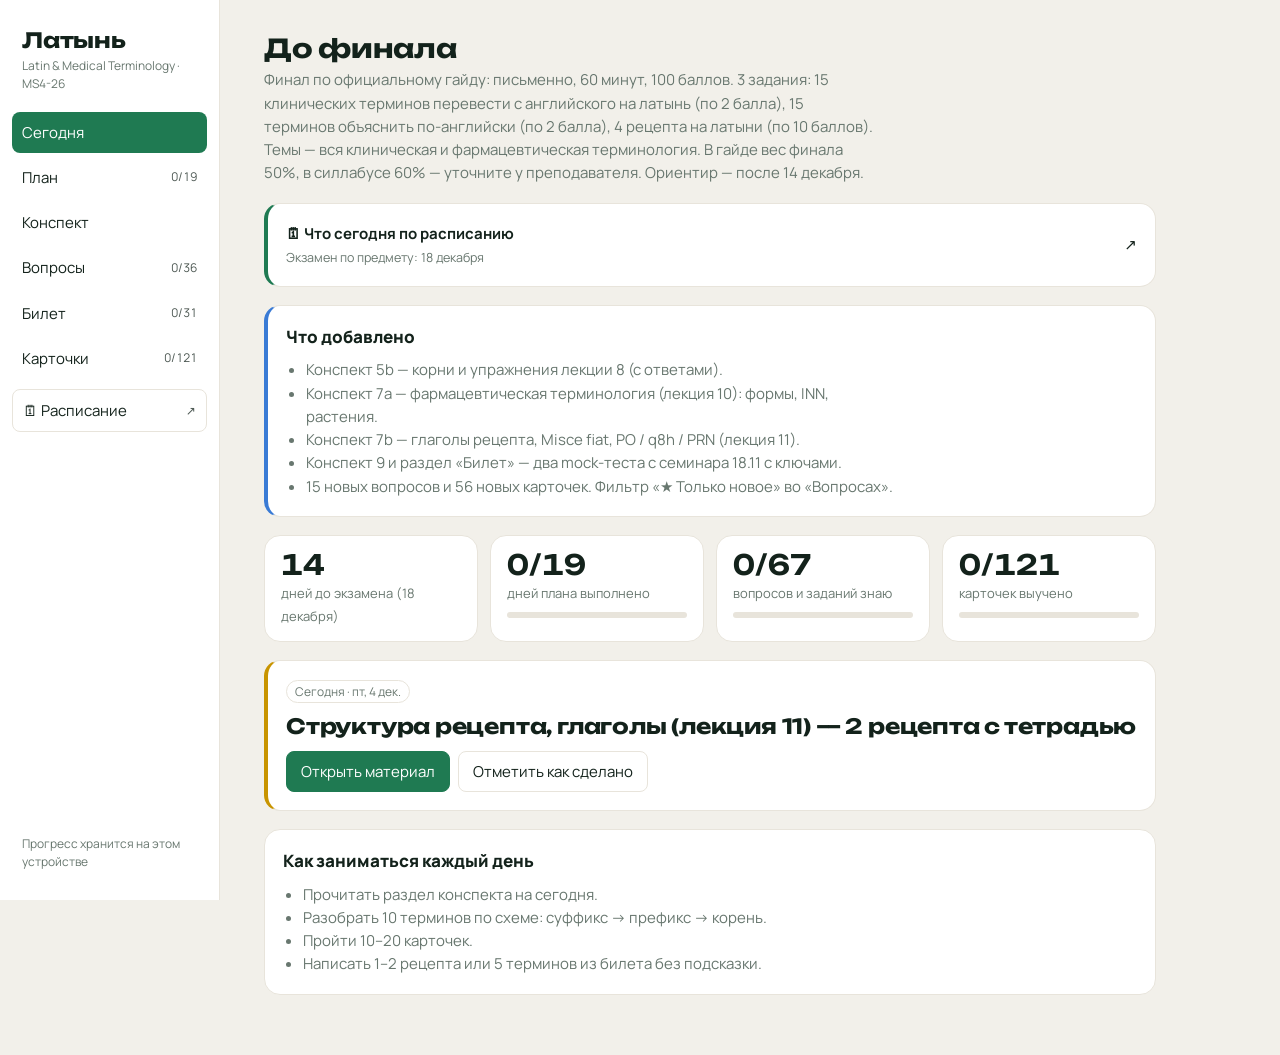
<file: s/latin.html>
<!DOCTYPE html>
<html lang="ru">
<head>
<meta charset="utf-8">
<meta name="viewport" content="width=device-width, initial-scale=1">
<title>Латынь — финал (обновлено 18.11)</title>
<link rel="preconnect" href="https://fonts.googleapis.com">
<link rel="preconnect" href="https://fonts.gstatic.com" crossorigin>
<link href="https://fonts.googleapis.com/css2?family=IBM+Plex+Sans:wght@400;500;600&family=IBM+Plex+Serif:ital,wght@0,500;0,600;1,400;1,500&display=swap" rel="stylesheet">
<style>
:root{
  --bg:#eef1f4; --surface:#ffffff; --ink:#172031; --muted:#5b6678; --line:#d6dce4;
  --accent:#8a3b2e; --accent-ink:#ffffff; --bone:#b8922e; --good:#2f7d4f; --bad:#b33a3a; --new:#2c6db3;
  --font-display:"IBM Plex Serif", Georgia, serif; --font-body:"IBM Plex Sans", system-ui, -apple-system, "Segoe UI", sans-serif;
  --r:10px; color-scheme:light;
}
@media (prefers-color-scheme: dark){ :root:not([data-theme="light"]){
  --bg:#10151d; --surface:#18202b; --ink:#e6ebf2; --muted:#9aa6b8; --line:#2a3443;
  --accent:#e3907f; --accent-ink:#0c1a22; --bone:#d9b85a; --good:#5cbf86; --bad:#e07a7a; --new:#7fb0e8; color-scheme:dark; } }
*{box-sizing:border-box}
html,body{margin:0;height:100%}
body{background:var(--bg);color:var(--ink);font:15px/1.55 var(--font-body)}
h1,h2,h3{font-family:var(--font-display);font-weight:600;text-wrap:balance;margin:0}
h1{font-size:26px} h2{font-size:21px} h3{font-size:17px}
i,em,.lat{font-family:var(--font-display);font-style:italic}
button{font:inherit;cursor:pointer}
button:focus-visible,a:focus-visible,textarea:focus-visible,select:focus-visible{outline:2px solid var(--accent);outline-offset:2px}
.app{display:grid;grid-template-columns:220px 1fr;min-height:100%}
nav{background:var(--surface);border-right:1px solid var(--line);padding:20px 12px;display:flex;flex-direction:column;gap:4px;position:sticky;top:0;height:100vh}
nav .brand{padding:4px 10px 14px}
nav .brand small{display:block;color:var(--muted);font-size:12px}
nav a{display:flex;justify-content:space-between;align-items:center;padding:9px 10px;border-radius:8px;color:var(--ink);text-decoration:none}
nav a:hover{background:var(--bg)}
nav a.on{background:var(--accent);color:var(--accent-ink)}
nav a .n{font-size:12px;opacity:.75;font-variant-numeric:tabular-nums}
.save{margin-top:auto;font-size:12px;color:var(--muted);padding:8px 10px}
main{padding:28px clamp(16px,4vw,44px) 60px;max-width:980px;width:100%}
.view{display:none;flex-direction:column;gap:18px}
.view.on{display:flex}
.lead{color:var(--muted);max-width:68ch;margin:0}
.card{background:var(--surface);border:1px solid var(--line);border-radius:var(--r);padding:18px}
.tiles{display:grid;grid-template-columns:repeat(auto-fit,minmax(170px,1fr));gap:12px}
.tile{background:var(--surface);border:1px solid var(--line);border-radius:var(--r);padding:14px 16px}
.tile b{display:block;font:600 28px/1.1 var(--font-display);font-variant-numeric:tabular-nums}
.tile span{color:var(--muted);font-size:13px}
.bar{height:6px;background:var(--line);border-radius:4px;overflow:hidden;margin-top:8px}
.bar i{display:block;height:100%;background:var(--accent)}
.today{border-left:4px solid var(--bone)}
.btn{border:1px solid var(--line);background:var(--surface);color:var(--ink);padding:8px 14px;border-radius:8px;text-decoration:none}
.btn:hover{border-color:var(--accent)}
.btn.pri{background:var(--accent);border-color:var(--accent);color:var(--accent-ink)}
.btn.good{border-color:var(--good);color:var(--good)}
.btn.bad{border-color:var(--bad);color:var(--bad)}
.row{display:flex;gap:8px;flex-wrap:wrap;align-items:center}
.chip{font-size:12px;padding:2px 8px;border-radius:20px;border:1px solid var(--line);color:var(--muted);white-space:nowrap;text-decoration:none}
.chip.ok{border-color:var(--good);color:var(--good)} .chip.no{border-color:var(--bad);color:var(--bad)}
.chip.new,.newtag{border-color:var(--new);color:var(--new)}
.newtag{font:500 11px var(--font-body);border:1px solid;border-radius:20px;padding:1px 7px;margin-left:8px;vertical-align:middle}
.week h3{margin-bottom:8px}
.day{display:flex;gap:12px;align-items:flex-start;padding:9px 4px;border-top:1px solid var(--line)}
.day:first-of-type{border-top:0}
.day input{width:18px;height:18px;margin-top:3px;accent-color:var(--accent)}
.day label{flex:1}
.day .d{font-variant-numeric:tabular-nums;color:var(--muted);width:66px;flex:none}
.day.done label{color:var(--muted);text-decoration:line-through}
.day.is-today{background:color-mix(in srgb,var(--bone) 12%,transparent);border-radius:6px}
.toc{display:flex;flex-wrap:wrap;gap:6px}
.notes section{scroll-margin-top:16px}
.notes ul{padding-left:20px;margin:8px 0}
.notes li{margin:4px 0}
.tbl{overflow-x:auto}
table{border-collapse:collapse;width:100%;font-size:14px}
th,td{text-align:left;padding:7px 9px;border-bottom:1px solid var(--line);vertical-align:top}
th{color:var(--muted);font-weight:500;font-size:12px;text-transform:uppercase;letter-spacing:.04em}
pre{white-space:pre-wrap;font-family:var(--font-display);background:var(--bg);padding:12px;border-radius:8px}
.q{font:500 18px/1.45 var(--font-display)}
textarea{width:100%;min-height:110px;border:1px solid var(--line);border-radius:8px;padding:10px;background:var(--bg);color:var(--ink);font:inherit;resize:vertical}
.ans{border-left:3px solid var(--good);padding:8px 12px;background:color-mix(in srgb,var(--good) 8%,transparent);border-radius:0 8px 8px 0;white-space:pre-wrap}
.ai{border-left:3px solid var(--accent);padding:8px 12px;background:color-mix(in srgb,var(--accent) 8%,transparent);border-radius:0 8px 8px 0;white-space:pre-wrap}
select{font:inherit;padding:7px 10px;border-radius:8px;border:1px solid var(--line);background:var(--surface);color:var(--ink)}
.flash{min-height:220px;display:flex;flex-direction:column;justify-content:center;align-items:center;text-align:center;gap:10px;cursor:pointer;user-select:none}
.flash .front{font:500 26px/1.3 var(--font-display)}
.flash .front.it{font-style:italic}
.flash .back{display:none;gap:4px;flex-direction:column}
.flash.open .back{display:flex}
.flash .back b{font-size:19px}
.flash .back span{color:var(--muted)}
.hint{font-size:12px;color:var(--muted)}
@media (max-width:760px){
  .app{grid-template-columns:1fr}
  nav{position:sticky;top:0;height:auto;flex-direction:row;overflow-x:auto;padding:8px;z-index:2;border-right:0;border-bottom:1px solid var(--line)}
  nav .brand,.save{display:none}
  nav a{white-space:nowrap}
}
@media (prefers-reduced-motion:no-preference){ .bar i{transition:width .3s} }
</style>
<link href="https://fonts.googleapis.com/css2?family=Unbounded:wght@600;700&family=Manrope:wght@400;500;600;700;800&display=swap" rel="stylesheet">
<link rel="stylesheet" href="../theme.css">
</head>
<body>
<script type="application/json" id="state">{"days":{},"quiz":{},"cards":{}}</script>
<div class="app">
<nav aria-label="Разделы">
  <div class="brand"><h2>Латынь</h2><small>Latin &amp; Medical Terminology · MS4-26</small></div>
  <a href="#today" data-v="today">Сегодня</a>
  <a href="#plan" data-v="plan">План <span class="n" id="n-plan"></span></a>
  <a href="#notes" data-v="notes">Конспект</a>
  <a href="#quiz" data-v="quiz">Вопросы <span class="n" id="n-quiz"></span></a>
  <a href="#cases" data-v="cases">Билет <span class="n" id="n-cases"></span></a>
  <a href="#cards" data-v="cards">Карточки <span class="n" id="n-cards"></span></a>
  <a href="https://claude.ai/artifact/2xwvVmubijirDWXwn1Ldpr" target="_blank" rel="noopener" class="ext" style="margin-top:6px;border:1px solid var(--line)">🗓 Расписание <span class="n">↗</span></a>
  <div class="save" id="save">Прогресс сохраняется</div>
</nav>
<main>

<section class="view" id="v-today">
  <div><h1>До финала</h1><p class="lead">Финал по официальному гайду: письменно, 60 минут, 100 баллов. 3 задания: 15 клинических терминов перевести с английского на латынь (по 2 балла), 15 терминов объяснить по-английски (по 2 балла), 4 рецепта на латыни (по 10 баллов). Темы — вся клиническая и фармацевтическая терминология. В гайде вес финала 50%, в силлабусе 60% — уточните у преподавателя. Ориентир — после 14 декабря.</p></div>
  <a class="card" href="https://claude.ai/artifact/2xwvVmubijirDWXwn1Ldpr" target="_blank" rel="noopener" style="display:flex;justify-content:space-between;align-items:center;text-decoration:none;color:inherit;border-left:4px solid var(--accent)"><span><b>🗓 Что сегодня по расписанию</b><br><small style="color:var(--muted)">Экзамен по предмету: 18 декабря</small></span><span>↗</span></a>
  <div class="card" style="border-left:4px solid var(--new)"><h3>Что добавлено</h3><ul class="lead" style="padding-left:20px;margin:8px 0 0"><li>Конспект 5b — корни и упражнения лекции 8 (с ответами).</li><li>Конспект 7a — фармацевтическая терминология (лекция 10): формы, INN, растения.</li><li>Конспект 7b — глаголы рецепта, Misce fiat, PO / q8h / PRN (лекция 11).</li><li>Конспект 9 и раздел «Билет» — два mock-теста с семинара 18.11 с ключами.</li><li>15 новых вопросов и 56 новых карточек. Фильтр «★ Только новое» во «Вопросах».</li></ul></div>
  <div class="tiles" id="tiles"></div>
  <div class="card today" id="today-card"></div>
  <div class="card"><h3>Как заниматься каждый день</h3>
    <ul class="lead" style="padding-left:20px;margin:8px 0 0"><li>Прочитать раздел конспекта на сегодня.</li><li>Разобрать 10 терминов по схеме: суффикс → префикс → корень.</li><li>Пройти 10–20 карточек.</li><li>Написать 1–2 рецепта или 5 терминов из билета без подсказки.</li></ul></div>
</section>

<section class="view" id="v-plan">
  <div><h1>План по дням</h1><p class="lead">26 ноября — экзамен: полная подготовка по всем темам с нуля, 18 блоков. Расписание совпадает с разделом «Финалы» в Plastic Path.</p></div>
  <div id="plan"></div>
</section>

<section class="view notes" id="v-notes">
  <div><h1>Конспект</h1><p class="lead">По лекциям и семинарам M. Nazarova: лекции 1–12, семинары 1–7, mock-тесты 18.11. Новые разделы отмечены «новое».</p></div>
  <div class="toc" id="toc"></div>
  <div id="notes" style="display:flex;flex-direction:column;gap:14px"></div>
</section>

<section class="view" id="v-quiz">
  <div><h1>Вопросы</h1><p class="lead">Напишите ответ, затем откройте ключ и отметьте, знали ли вы его. Кнопка «Проверить с Claude» оценит ваш ответ. Новые вопросы отмечены «новое».</p></div>
  <div class="row"><label for="q-filter">Тема</label><select id="q-filter"></select>
    <label><input type="checkbox" id="q-weak"> только «не знал»</label></div>
  <div class="card" id="quiz-card"></div>
</section>

<section class="view" id="v-cases">
  <div><h1>Билет и mock-тесты</h1><p class="lead">Прошлогодний билет SAQ и два mock-теста с семинара 18 ноября. Сначала напишите ответ сами, потом откройте ключ.</p></div>
  <div class="card" id="case-card"></div>
</section>

<section class="view" id="v-cards">
  <div><h1>Карточки</h1><p class="lead">Нажмите на карточку, чтобы перевернуть. «Знаю» убирает её из повторения.</p></div>
  <div class="row"><label for="c-mode">Показывать</label>
    <select id="c-mode"><option value="lat">латынь → English / русский</option><option value="en">English → латынь</option><option value="ru">русский → латынь</option></select>
    <label><input type="checkbox" id="c-weak" checked> только невыученные</label>
    <button class="btn" id="c-shuffle">Перемешать</button>
    <button class="btn" id="c-reset">Сбросить</button></div>
  <div class="card flash" id="flash" tabindex="0" role="button" aria-label="Перевернуть карточку"></div>
  <div class="row" style="justify-content:center"><button class="btn bad" id="c-no">Повторить</button><button class="btn good" id="c-yes">Знаю</button></div>
  <p class="hint" id="c-count" style="text-align:center"></p>
</section>

</main>
</div>

<script>
const PPS=(()=>{try{return window.parent!==window&&window.parent.PP_BRIDGE||null}catch(e){return null}})();
if(PPS&&!window.claude){try{window.claude=window.parent.claude}catch(e){}}
if(PPS)document.addEventListener('click',e=>{const a=e.target.closest('a[href*="2xwvVmubijirDWXwn1Ldpr"]');if(a){e.preventDefault();PPS.go('plan')}});
const TEMPLATE = '<!DOCTYPE html>\n' + document.documentElement.outerHTML;
const LSKEY = 'latin-final-v2';
let S; try{ S = JSON.parse(document.getElementById('state').textContent) }catch(e){ S={days:{},quiz:{},cards:{}} }
try{ const l = JSON.parse(localStorage.getItem(LSKEY)||'null'); if(l){ for(const k of ['days','quiz','cards']) S[k]=Object.assign({},l[k]||{},S[k]) } }catch(e){}
if(PPS){const r=PPS.get(LSKEY);if(r)for(const k of ['days','quiz','cards'])S[k]=Object.assign({},S[k]||{},r[k]||{})}

const PLAN = [
 {w:'Неделя 1 · 26 ноября — 29 ноября', days:[
  ['2026-11-26','★ Тетрадь по латыни, часть 1: суффиксы, префиксы, корни','n5'],
  ['2026-11-28','★ Тетрадь по латыни, часть 2: рецепт, сокращения, глаголы, формы','n7b'],
  ['2026-11-29','★ Тетрадь по латыни, часть 3: образцы рецептов, банки терминов','n9']]},
 {w:'Неделя 2 · 30 ноября — 5 декабря', days:[
  ['2026-11-30','Грамматика для рецептов: склонения, Gen. sing., прилагательные, мн. число','n1'],
  ['2026-12-01','Корни и упражнения лекции 8 — с тетрадью','n5b'],
  ['2026-12-02','Суффиксы: -itis, -osis, -ectomia, -rrhaphia… — 20 терминов с тетрадью','n5'],
  ['2026-12-03','Префиксы + разбор терминов из билета (раздел 2)','n6'],
  ['2026-12-04','Структура рецепта, глаголы (лекция 11) — 2 рецепта с тетрадью','n7b'],
  ['2026-12-05','Фарм. терминология: формы, INN, растения (лекция 10)','n7a']]},
 {w:'Неделя 3 · 7 декабря — 10 декабря', days:[
  ['2026-12-07','Жидкие и мягкие формы: растворы, настойки, мази (лекция 12)','n7'],
  ['2026-12-08','Рецепты из билета и mock — все с тетрадью, без подсказки','cases'],
  ['2026-12-09','Кислоты, соли, оксиды по-латыни; патология, микробиология','n8'],
  ['2026-12-10','Mock-билет № 1 на время (60 мин) с тетрадью, затем ключ и разбор','cases']]},
 {w:'Неделя 4 · 16 декабря — 18 декабря', days:[
  ['2026-12-16','Вечер: 4 рецепта по образцам из тетради','cases'],
  ['2026-12-17','Mock-билет № 2 на время (60 мин) с тетрадью, затем ключ','cases'],
  ['2026-12-17','Слабые места по итогам пробника','quiz'],
  ['2026-12-17','Корни и суффиксы по карточкам','cards'],
  ['2026-12-17','Досписать в тетрадь всё, что искал дольше 30 секунд','n9'],
  ['2026-12-18','ЭКЗАМЕН: латынь (с тетрадью)','quiz']]}
];

const NOTES = [
['n1','1. Фонетика и существительное',`<ul>
<li><b>Произношение:</b> c перед e, i, y, ae, oe = [ц] (cervix), иначе [к] (costa); ae, oe = [э] (vertebrae); ch = [х], ph = [ф], rh = [р], th = [т]; qu = [кв]; ngu перед гласной = [нгв] (lingua).</li>
<li><b>Ударение:</b> в двусложных — на первом слоге; в многосложных — на предпоследнем, если он долгий, иначе на третьем от конца.</li>
<li><b>Категории существительного:</b> род (m, f, n — грамматический, не биологический), число (singular / plural), падеж. В анатомии главные — Nominative (что?) и Genitive (чего? — принадлежность, место).</li>
<li><b>Словарная форма:</b> Nom. sing. + окончание Gen. sing. + род: costa, ae f; nervus, i m; os, ossis n. По окончанию Gen. определяют склонение.</li>
<li><b>Типы терминов:</b> одно слово (costa); существительное + Gen. (corpus vertebrae) или + прилагательное (vertebra thoracica); многословный (facies temporalis alae minoris ossis sphenoidalis).</li></ul>
<div class="tbl"><table><tr><th>Склонение</th><th>Gen. sing.</th><th>Nom. sing.</th><th>Род</th><th>Nom. pl.</th><th>Gen. pl.</th></tr>
<tr><td>I</td><td>-ae</td><td>-a</td><td>f</td><td>-ae</td><td>-ārum</td></tr>
<tr><td>II</td><td>-i</td><td>-us, -er (m); -um, -on (n)</td><td>m, n</td><td>-i (m); -a (n)</td><td>-ōrum</td></tr>
<tr><td>III</td><td>-is</td><td>разные</td><td>m, f, n</td><td>-es (m, f); -a / -ia (n)</td><td>-um / -ium</td></tr>
<tr><td>IV</td><td>-us</td><td>-us (m); -u (n)</td><td>m, n</td><td>-us (m); -ua (n)</td><td>-uum</td></tr>
<tr><td>V</td><td>-ēi</td><td>-es</td><td>f</td><td>-es</td><td>-ērum</td></tr></table></div>`],
['n2','2. Прилагательные',`<ul>
<li>Прилагательное стоит <b>после</b> существительного и согласуется с ним в роде, числе и падеже.</li>
<li><b>1-я группа</b> (по I–II склонению): -us, -a, -um → longus, a, um; на -er: dexter, tra, trum (основа dextr-), sinister, ruber.</li>
<li><b>2-я группа</b> (по III склонению): -is, -e → frontalis, e (Gen. frontalis для всех родов); одна форма для всех родов: simplex, icis; teres, etis.</li>
<li><b>Согласование:</b> определить род, число, падеж существительного → группу прилагательного → поставить нужное окончание. processus (m) + mastoideus → processus mastoideus; fossa (f) → fossa mastoidea; foramen (n) → foramen mastoideum.</li>
<li><b>Сравнительная степень:</b> -ior (m, f), -ius (n), Gen. -iōris: major, majus; minor, minus; superior, inferior, anterior, posterior. Tuberculum majus — greater tubercle.</li>
<li><b>Превосходная:</b> -issimus, a, um: latissimus, longissimus; неправильные maximus, minimus, supremus.</li></ul>`],
['n3','3. III склонение: род',`<div class="tbl"><table><tr><th>Род</th><th>Окончания Nom.</th><th>Примеры</th><th>Исключения</th></tr>
<tr><td>Masculine</td><td>-os, -or, -o, -er, -ex, -es</td><td>flos, oris; pulmo, onis; venter, tris; apex, icis</td><td>f: arbor, gaster, mater; n: cor, cordis; os, ossis; os, oris</td></tr>
<tr><td>Feminine</td><td>-io, -as, -is, -s, -x</td><td>cavitas, atis; pars, partis; auris, is; radix, icis</td><td>m: dens, axis, canalis, margo, tendo, larynx, pharynx, thorax, coccyx</td></tr>
<tr><td>Neuter</td><td>-ar, -e, -en, -ma, -ur, -us</td><td>hepar, atis; rete, is; abdomen, inis; zygoma, atis; femur, oris; corpus, oris</td><td>m: lien, renis (ren)</td></tr></table></div>
<ul>
<li><b>Группы:</b> согласная (os, oris; apex, icis), гласная (rete, calcar, animal: Nom. pl. -ia, Gen. pl. -ium), смешанная (auris, dens, os ossis, pars: Gen. pl. -ium).</li>
<li><b>Мышцы:</b> musculus + существительное на -or (-oris) или -er (-eris): musculus flexor, musculus masseter, musculus levator.</li>
<li>Слова на -ma (diaphragma, atis n) — III склонение, средний род; не путать с squama, ae f (I склонение).</li></ul>`],
['n4','4. Множественное число',`<ul>
<li><b>Nom. pl.:</b> I -ae (venae), II m -i (nervi), II n -a (spatia), III m/f -es (dentes), III n -a (foramina, corpora; rete → retia), IV m -us (sinus), IV n -ua (cornua), V -es (facies).</li>
<li>Для III склонения сначала образуйте Gen. sing. и возьмите основу: dens → dent-is → dent-es; foramen → foramin-is → foramin-a.</li>
<li><b>Прилагательные Nom. pl.:</b> 1-я группа -i, -ae, -a; 2-я группа -es (m, f), -ia (n); сравнительная -iores, -iora.</li>
<li><b>Gen. pl.:</b> I -arum (venarum), II -orum (nervorum), III -um (foraminum, pulmonum, anteriorum) или -ium (dentium, 2-я группа прилагательных, canalium, retium), IV -uum (cornuum), V -erum. Исключение: vas, vasis → vasorum.</li>
<li><b>Примеры:</b> processus ciliaris → processus ciliares; glandula lingualis → glandulae linguales; ganglion thoracicum → ganglia thoracica; nervus cranialis → Gen. pl. nervorum cranialium.</li></ul>`],
['n5','5. Клиническая терминология: корни и суффиксы',`<ul>
<li>Клинические термины чаще греческие: <b>корень + суффикс</b> (gastr + itis), <b>префикс + корень + суффикс</b> (peri + card + itis). Соединительная гласная -o- (oste-o-malacia).</li>
<li>Правила: суффикс задаёт смысл всего слова; начинаем перевод с суффикса, потом префикс, потом корень.</li></ul>
<div class="tbl"><table><tr><th>Суффикс</th><th>Значение</th><th>Пример</th></tr>
<tr><td>-itis</td><td>воспаление</td><td>orchitis</td></tr>
<tr><td>-osis</td><td>невоспалительное состояние</td><td>spondylosis, osteonecrosis</td></tr>
<tr><td>-iasis</td><td>болезнь (часто паразитарная)</td><td>elephantiasis</td></tr>
<tr><td>-ectomia</td><td>удаление</td><td>pneumonectomia</td></tr>
<tr><td>-tomia / -stomia</td><td>рассечение / наложение отверстия</td><td>tracheotomia, gastrostomia</td></tr>
<tr><td>-rrhaphia</td><td>сшивание</td><td>colporrhaphia</td></tr>
<tr><td>-desis / -pexia</td><td>сращение, фиксация / подшивание</td><td>arthrodesis, nephropexia</td></tr>
<tr><td>-scopia / -graphia / -metria</td><td>осмотр / запись / измерение</td><td>electromyographia, tocometria</td></tr>
<tr><td>-algia</td><td>боль</td><td>neuralgia</td></tr>
<tr><td>-aemia (-emia)</td><td>состояние крови</td><td>pyaemia, ischaemia</td></tr>
<tr><td>-penia</td><td>недостаток</td><td>pancytopenia</td></tr>
<tr><td>-rrhoea / -rrhagia</td><td>истечение / кровотечение</td><td>otorrhoea, metrorrhagia</td></tr>
<tr><td>-malacia</td><td>размягчение</td><td>chondromalacia</td></tr>
<tr><td>-plasia / -trophia</td><td>образование / питание</td><td>neoplasia, atrophia</td></tr>
<tr><td>-lysis</td><td>разрушение, распад</td><td>rhabdomyolysis, haemolysis</td></tr>
<tr><td>-oma</td><td>опухоль</td><td>lipoma</td></tr>
<tr><td>-cele</td><td>грыжа, выпячивание</td><td>varicocele, hydrocele</td></tr>
<tr><td>-paresis / -plegia</td><td>слабость / паралич</td><td>hemiparesis, hemiplegia</td></tr>
<tr><td>-pnoe</td><td>дыхание</td><td>bradypnoe, dyspnoe</td></tr>
<tr><td>-logia / -iatria</td><td>наука / лечение</td><td>cardiologia, geriatria</td></tr></table></div>`],
['n5b','★ 5b. Корни и упражнения (лекция 8)',`<p>Лекция «Roots used in Greek and Latin medical terms»: анатомические, патологические, диагностические корни. Схема та же: суффикс → префикс → корень.</p>
<div class="tbl"><table><tr><th>Элемент</th><th>Значение</th><th>Примеры из лекции и mock</th></tr>
<tr><td>-megalia</td><td>увеличение</td><td>cardiomegalia, splenomegalia, hepatomegalia, dactylomegalia</td></tr>
<tr><td>micr(o)- / macr(o)-</td><td>малый / большой</td><td>microcephalia, microgastria, microsplenia, macrocheilia, macroglossia</td></tr>
<tr><td>poly- / oligo-</td><td>много / мало</td><td>polyuria, polyneuritis, oligodactylia</td></tr>
<tr><td>-thermia</td><td>температура</td><td>hyperthermia, hypothermia</td></tr>
<tr><td>haem(o)-, haemat(o)-</td><td>кровь</td><td>haematuria, haematoma, haemangioma, haematothorax</td></tr>
<tr><td>-uria</td><td>моча, состояние мочи</td><td>polyuria, dysuria, glucosuria, melanuria</td></tr>
<tr><td>-genus</td><td>происходящий из, вызывающий</td><td>neurogenus, otogenus, odontogenus, psychogenus, toxigenus</td></tr>
<tr><td>-phagia / -phonia</td><td>глотание / голос</td><td>dysphagia, aphagia, tachyphagia; dysphonia, aphonia</td></tr>
<tr><td>-iater / -iatria / -therapia</td><td>врач / лечение / лечение</td><td>paediater, psychiater; psychiatria; phthisiotherapia</td></tr>
<tr><td>-phobia / -philia</td><td>страх / влечение</td><td>pyrophobia; toxicophilia</td></tr>
<tr><td>-ptosis / -rhexis</td><td>опущение / разрыв</td><td>blepharoptosis; cardiorhexis</td></tr>
<tr><td>-tripsia / -centesis / -clasia</td><td>дробление / прокол / разлом</td><td>nephrolithotripsia; pericardiocentesis; chondroclasia</td></tr>
<tr><td>lith-</td><td>камень</td><td>nephrolithus, nephrolithotripsia</td></tr>
<tr><td>dactyl- / gloss- / cheil-</td><td>палец / язык / губа</td><td>adactylia, glossoplegia, cheilopathia</td></tr>
<tr><td>trich- / kerat- / blephar-</td><td>волос / роговица, роговой слой / веко</td><td>atrichia, trichoglossia; keratosis; blepharoptosis</td></tr>
<tr><td>phleb- / proct- / enter-</td><td>вена / прямая кишка / тонкая кишка</td><td>phlebotomia, phleborrhaphia; proctalgia; enteropexia</td></tr>
<tr><td>psych- / phthisi- / paed-</td><td>душа / туберкулёз / ребёнок</td><td>psychopathia; phthisiologia; paediater</td></tr>
<tr><td>melan- / cyan- / acr-</td><td>чёрный / синий / конечность, край</td><td>melanodermia, melanuria; acrocyanosis</td></tr>
<tr><td>ur- / gluc- / lip-</td><td>моча / сахар / жир</td><td>uraemia; glucosuria; hyperlipidaemia, lipofibroma</td></tr>
<tr><td>-thorax / hydr-</td><td>грудная (плевральная) полость / вода</td><td>pyothorax, hydrothorax; hydrometra</td></tr></table></div>
<ul><li><b>Клинические тексты из лекции:</b> ЖКТ (gastroenteritis, hyperemesis, gastroduodenostomia, colostomia, ileostomia, sigmoidoscopia), сердце (cardiomyopathia, stenocardia, echocardiographia, valvuloplastia, endarterectomia, cyanosis), нервная система (encephalopathia, myelitis, paresthesia, electroencephalographia, hydrocephalia, ventriculostomia, radiculopathia). Разбор — в «Вопросах», тема «Корни».</li></ul>`],
['n6','6. Префиксы и системы органов',`<div class="tbl"><table><tr><th>Префикс</th><th>Значение</th><th>Пример</th></tr>
<tr><td>a-, an-</td><td>отсутствие</td><td>anosmia, amenorrhoea</td></tr>
<tr><td>brady- / tachy-</td><td>медленный / быстрый</td><td>bradypnoe, tachycardia</td></tr>
<tr><td>dys- / eu-</td><td>нарушение / норма</td><td>dyspraxia, eupnoe</td></tr>
<tr><td>hyper- / hypo-</td><td>выше нормы / ниже</td><td>hypersomnia, hypogastrium</td></tr>
<tr><td>endo- / ex-, exo-</td><td>внутри / наружу</td><td>endometrium, exodontia</td></tr>
<tr><td>peri- / para- / epi-</td><td>вокруг / около / над</td><td>periosteum, epigastrium</td></tr>
<tr><td>pan- / poly- / oligo-</td><td>все / много / мало</td><td>pancytopenia, oligomenorrhoea</td></tr>
<tr><td>hemi- / sym-, syn-</td><td>половина / вместе</td><td>hemiparesis, symmelia</td></tr>
<tr><td>neo- / meta- / anti-</td><td>новый / за, изменение / против</td><td>neoplasia, metastasis, anticoagulans</td></tr></table></div>
<div class="tbl"><table><tr><th>Корень</th><th>Значение</th><th>Корень</th><th>Значение</th></tr>
<tr><td>oste-</td><td>кость</td><td>chondr-</td><td>хрящ</td></tr>
<tr><td>arthr-</td><td>сустав</td><td>spondyl-</td><td>позвонок</td></tr>
<tr><td>my-, rhabdomy-</td><td>мышца, поперечнополосатая мышца</td><td>neur-</td><td>нерв</td></tr>
<tr><td>encephal-, cephal-</td><td>мозг, голова</td><td>pneumon-, pulmon-</td><td>лёгкое</td></tr>
<tr><td>ot-</td><td>ухо</td><td>rhin-</td><td>нос</td></tr>
<tr><td>ophthalm-</td><td>глаз</td><td>odont-</td><td>зуб</td></tr>
<tr><td>gastr-</td><td>желудок</td><td>hepat-</td><td>печень</td></tr>
<tr><td>nephr-</td><td>почка</td><td>cyst-</td><td>пузырь</td></tr>
<tr><td>haem-, -aemia</td><td>кровь</td><td>cyt-</td><td>клетка</td></tr>
<tr><td>angi-, phleb-</td><td>сосуд, вена</td><td>py-</td><td>гной</td></tr>
<tr><td>colp-</td><td>влагалище</td><td>hyster-, metr-</td><td>матка</td></tr>
<tr><td>oophor-</td><td>яичник</td><td>orch-</td><td>яичко</td></tr>
<tr><td>mast-</td><td>молочная железа</td><td>men-</td><td>месяц, менструация</td></tr>
<tr><td>toc-</td><td>роды</td><td>-mel-</td><td>конечность</td></tr>
<tr><td>som-, -somnia</td><td>тело / сон</td><td>osm-</td><td>обоняние</td></tr></table></div>`],
['n7','7. Рецепт: жидкие и мягкие формы (лекция 12)',`<ul>
<li><b>Латинская часть:</b> от Recipe (Rp.: «Возьми») до Signa. Каждое лекарство — с новой строки и с большой буквы. Названия лекарств после Recipe — в Genitive; доза после названия.</li>
<li><b>Дозы:</b> граммы десятичной дробью без «gr» (0,25; 10,0); миллилитры — ml; единицы действия — ED; капли — римскими цифрами (guttas V).</li>
<li><b>Сокращения:</b> M. — Misce (смешай); D. — Da (выдай); S. — Signa (обозначь); D. t. d. N. — Da tales doses numero (выдай такие дозы числом); ana (āā) — поровну; ad — до (довести до); q. s. — quantum satis (сколько нужно); M. f. ung. — Misce, fiat unguentum; Sterilisetur! — простерилизовать; Cito! / Statim! — срочно / немедленно.</li>
<li><b>Твёрдые дозированные формы</b> (таблетки, капсулы, плёнки, суппозитории) пишут в Accusative + numero: Rp.: Tabulettas Analgini 0,5 numero 10; Membranulas ophthalmicas cum … Покрытые оболочкой — obductas.</li>
<li><b>Жидкие (Gen. после Rp.):</b> Solutionis (spirituosae, oleosae, glycerinosae — прилагательное в конце перед дозой): Solutionis Camphorae oleosae 10% — 100 ml; Mucilaginis Amyli; Suspensionis Hydrocortisoni; Emulsi olei Ricini; Infusi / Decocti radicis, foliorum, herbae…: Decocti corticis Quercus; Tincturae Valerianae; Extracti Frangulae fluidi (spissi, sicci); Linimenti Synthomycini.</li>
<li><b>Мягкие:</b> Unguenti Zinci, Unguenti ophthalmici; Pastae Zinci; Emplastri Plumbi simplicis; суппозитории — Suppositoria.</li></ul>
<pre>Recipe:  Phenylii salicylatis 3,0
         Spiritus aethylici quantum satis
         ad solutionem
         Vaselini ad 30,0
         Misce, fiat unguentum
         Da. Signa: Apply to the skin of the face</pre>
<p class="hint">Пример из лекции 12: Rp.: Kalii chloridi 3,0 / Insulini 25 ED / Solutionis Glucosi 10% – 1000 ml / Misceatur. Sterilisetur! / Detur. Signetur: For intravenous infusions. Ещё: Rp.: Cupri citratis / Lanolini / Vaselini ana 5,0.</p>`],
['n7a','★ 7a. Фармацевтическая терминология (лекция 10)',`<ul>
<li><b>Лекарственная форма</b> — форма препарата для определённого способа введения. <b>Жидкие:</b> solutio, infusum, decoctum, tinctura, extractum, mucilago, emulsum, suspensio, mixtura, linimentum. <b>Мягкие:</b> unguentum, pasta, suppositorium, emplastrum. <b>Твёрдые:</b> tabuletta, dragee, pulvis, granulum, pilula, capsula.</li>
<li><b>Officinal</b> — фабричные препараты со стандартным составом (Tabulettae Cefalexini); <b>magistral</b> — готовятся по указанию врача.</li>
<li><b>Международные непатентованные названия (INN)</b> пишут в Gen. sing. без кавычек: Tetracyclini, Vaselini. <b>Торговые названия</b> — после формы, в Nom., в кавычках: Suppositoria «Anaesthesolum». Латинские названия лекарств — обычно сущ. II скл. среднего рода на -um, с большой буквы.</li>
<li><b>Порядок:</b> форма → название лекарства (с большой буквы) → прилагательное в конце строки: Solutio Synoestroli oleosa; unguentum Tetracyclini; tinctura Menthae. Прилагательное к растению — сразу после него: Mentha piperita.</li>
<li><b>Части растений:</b> cortex, icis m (кора), flos, floris m (цветок; Gen. pl. florum), folium, i n (лист; foliorum), herba, ae f (трава), radix, icis f (корень), rhizoma, atis n (корневище), semen, inis n (семя), oleum, i n (масло).</li>
<li><b>Растения:</b> Calendula, Chamomilla (ромашка), Crataegus, i f (боярышник), Digitalis, is f (наперстянка), Farfara (мать-и-мачеха), Frangula (крушина), Leonurus, i m (пустырник), Mentha (мята), Quercus, us f (дуб), Valeriana; Convallaria (ландыш), Eucalyptus, i f, Linum (лён), Plantago, inis f (подорожник), Salvia (шалфей).</li>
<li><b>Частотные отрезки в названиях лекарств</b> несут информацию о действии или составе. Таблицы на слайдах — картинкой; ниже типичные элементы по стандартному курсу, сверьте со слайдами 10–11 лекций 10 и 11: -cillin- (пенициллины: Bicillinum), -mycin-/-mycet- (антибиотики: Laevomycetinum, Olivomycinum), sulf- (сульфаниламиды), -cain- (местные анестетики), oestr- (эстрогены: Polyoestradiolum), vit- (витамины: Decamevitum, Nicovitum), cerebr- (мозг: Cerebrolysinum), -phyllin- (Theophyllinum, Diprophyllinum), menth- (ментол: Boromentholum), -lysin- (гидролизаты: Hydrolysinum), -as- (ферменты: Cocarboxylasum).</li></ul>`],
['n7b','★ 7b. Глаголы и фразы рецепта (лекция 11)',`<div class="tbl"><table><tr><th>Глагол</th><th>Imperativus</th><th>Conjunctivus pass.</th><th>Мн. ч.</th><th>Перевод</th></tr>
<tr><td>dare</td><td>Da</td><td>Detur</td><td>Dentur</td><td>выдай / пусть будет выдано</td></tr>
<tr><td>signare</td><td>Signa</td><td>Signetur</td><td>Signentur</td><td>обозначь / пусть будет обозначено</td></tr>
<tr><td>miscere</td><td>Misce</td><td>Misceatur</td><td>Misceantur</td><td>смешай</td></tr>
<tr><td>recipere</td><td>Recipe</td><td>Recipiatur</td><td>Recipiantur</td><td>возьми</td></tr>
<tr><td>repetere</td><td>Repete</td><td>Repetatur</td><td>Repetantur</td><td>повтори</td></tr>
<tr><td>sterilisare</td><td>Sterilisa</td><td>Sterilisetur</td><td>Sterilisentur</td><td>простерилизуй</td></tr>
<tr><td>fieri</td><td>—</td><td>Fiat</td><td>Fiant</td><td>пусть получится</td></tr></table></div>
<ul>
<li>В рецепте используется только 2-е лицо ед. ч. повелительного наклонения (Da, Signa, Misce) или пассивный конъюнктив (Detur, Signetur, Misceatur, Sterilisetur!).</li>
<li><b>Модель «Misce, (ut) fiat + форма в Nom. sing.»:</b> Misce, fiat pulvis; Misce, fiat unguentum; Misce, fiat linimentum; Fiant suppositoria / pilulae. Сокращения: M. f. pulv., M. f. ung.</li>
<li><b>Части рецепта:</b> данные врача, дата, данные пациента, superscriptio (℞), inscriptio (лекарства и дозы), subscriptio (указание фармацевту), signatura (как принимать), повтор, подпись врача.</li>
<li><b>Клинические сокращения:</b> PO — per os (внутрь); q8h — quaque 8 hora (каждые 8 часов); PRN — pro re nata (по необходимости).</li>
<li><b>Типичные условия из mock-тестов:</b> «in dark phial» — in vitro nigro; «in ampoules» — in ampullis; «immediately» — Statim! / Cito!</li></ul>`],
['n8','8. Химические названия и итоговые темы',`<ul>
<li><b>Кислоты:</b> acidum, i n + прилагательное: acidum hydrochloricum (соляная), acidum sulfuricum, acidum ascorbinicum, acidum acetylsalicylicum.</li>
<li><b>Соли:</b> катион в Gen. + анион в Nom.: Natrii chloridum, Kalii bromidum, Calcii carbonas; анионы -as (кислородные: sulfas, nitras), -is (с меньшим O: nitris), -idum (бескислородные: chloridum, bromidum).</li>
<li><b>Оксиды:</b> -oxydum: Zinci oxydum, Magnesii oxydum; гидроксиды — hydroxydum.</li>
<li>Металлы и элементы: Natrium, Kalium, Calcium, Ferrum, Zincum, Cuprum, Argentum, Hydrargyrum, Iodum.</li>
<li><b>Недели 13–15:</b> патология и гистология (neoplasma, epithelium), микробиология (staphylococcus, -coccus, -bacterium), фармакология и общественное здоровье. Лекций пока нет.</li></ul>`],
['n9','★ 9. Mock-тесты (18.11) — формат финала',`<p>Два пробника с семинара 18 ноября: <b>mock-workshop</b> (15 + 15 терминов, 4 рецепта) и <b>MOCK</b> (10 + 10 терминов, 2 рецепта). Все задания с ключами — в разделе «Билет» (пометка Mock). Типичные ловушки:</p>
<ul><li>«each» = <b>ana</b>, ставится после последнего из группы: Anaesthesini / Talci ana 15,0.</li>
<li>«up to» = <b>ad</b>: Vaselini ad 50,0.</li>
<li>Капли — римскими цифрами и в Acc.: Olei Menthae piperitae guttas III.</li>
<li>Единицы действия — ED: Benzylpenicillini-natrii 50 000 ED.</li>
<li>Глазная мазь — прилагательное в конце: Unguenti Tetracyclini ophthalmici 10,0.</li>
<li>Ампулы: D. t. d. N. 6 in ampullis.</li></ul>`]
];

const QUIZ = [
['Грамматика','Give the dictionary form and declension of: rib, nerve, bone, ear, sinus, surface.','costa, ae f (I); nervus, i m (II); os, ossis n (III); auris, is f (III); sinus, us m (IV); facies, ei f (V).'],
['Грамматика','How do you determine the declension of a Latin noun?','By the Genitive singular ending: -ae (I), -i (II), -is (III), -us (IV), -ei (V).'],
['Грамматика','Translate into Latin: body of vertebra; head of humerus; thoracic vertebra.','corpus vertebrae; caput humeri; vertebra thoracica.'],
['Грамматика','Name the two groups of adjectives and give an example of each.','1st group (-us, -a, -um; I–II declension): longus, a, um; dexter, tra, trum. 2nd group (-is, -e; III declension): frontalis, e; one-form: simplex, icis.'],
['Грамматика','Agree "mastoid" (mastoideus, a, um) with processus (m), fossa (f), foramen (n).','processus mastoideus, fossa mastoidea, foramen mastoideum.'],
['Грамматика','Translate: superior articular process; greater tubercle; lateral ligament; right plate.','processus articularis superior; tuberculum majus; ligamentum laterale; lamina dextra.'],
['Грамматика','Name the typical endings of masculine, feminine and neuter 3rd-declension nouns.','m: -os, -or, -o, -er, -ex, -es; f: -io, -as, -is, -s, -x; n: -ar, -e, -en, -ma, -ur, -us.'],
['Грамматика','Name 4 exceptions to the gender rules of the 3rd declension.','cor, cordis n; os, ossis n; dens, dentis m; margo, inis m (also canalis m, axis m, thorax m, ren m, lien m).'],
['Грамматика','Form the Nominative plural: vena, nervus, foramen, dens, cornu, facies.','venae, nervi, foramina, dentes, cornua, facies.'],
['Грамматика','Form the Genitive plural: vena, nervus, foramen, dens, vas.','venarum, nervorum, foraminum, dentium, vasorum (exception).'],
['Грамматика','Put into Nominative plural: processus ciliaris; glandula lingualis; ganglion thoracicum.','processus ciliares; glandulae linguales; ganglia thoracica.'],
['Клиника','In which order do you translate a clinical term? Analyse "colporrhaphia".','Start with the suffix, then prefix, then root. colp- (vagina) + -rrhaphia (suturing) = suturing of the vagina.'],
['Клиника','Explain the difference between -itis, -osis, -iasis and -pathia.','-itis inflammation; -osis non-inflammatory condition/process; -iasis disease, often parasitic; -pathia disease in general.'],
['Клиника','Build the terms: inflammation of the testis; removal of the lung; softening of cartilage.','orchitis; pneumonectomia; chondromalacia.'],
['Клиника','Build the terms: pus in the blood; reduction of all blood cells; discharge from the ear.','pyaemia; pancytopenia; otorrhoea.'],
['Клиника','Explain in English: ischaemia, bradypnoe, hemiparesis.','Insufficient blood supply to a tissue; abnormally slow breathing; weakness of one side of the body.'],
['Клиника','Explain in English: anosmia, dyspraxia, hypersomnia.','Loss of the sense of smell; impaired coordination/planning of movements; excessive sleep or sleepiness.'],
['Рецепт','Which case is used after Recipe? Where do the dose and the adjective "oleosae" go?','Genitive. The dose goes after the drug name; the adjective (oleosae, spirituosae) goes at the end of the line before the dose: Solutionis Camphorae oleosae 10% – 100 ml.'],
['Рецепт','Decode: M. D. S.; D. t. d. N. 10; ana; ad; q.s.','Misce. Da. Signa — mix, give, label; Da tales doses numero 10 — give such doses number 10; ana — of each equally; ad — up to; quantum satis — as much as needed.'],
['Рецепт','Give the Genitive after Recipe for: solution, suspension, emulsion, tincture, ointment, infusion.','Solutionis, Suspensionis, Emulsi, Tincturae, Unguenti, Infusi.'],
['Химия','Give the Latin for: sodium chloride, potassium bromide, zinc oxide, hydrochloric acid.','Natrii chloridum, Kalii bromidum, Zinci oxydum, Acidum hydrochloricum.'],
['★ Корни','Build terms with -megalia and micr(o)-: enlarged heart, enlarged spleen, small head, small stomach.','cardiomegalia; splenomegalia; microcephalia; microgastria.'],
['★ Корни','Build: excessive urine; blood in urine; sugar in urine; difficult or painful urination.','polyuria; haematuria; glucosuria; dysuria.'],
['★ Корни','Build: mass of coagulated blood; tumour of spleen; incomplete development of an organ; deficiency of blood.','haematoma; splenoma; hypoplasia; anaemia.'],
['★ Корни','Build: absence of fingers; nasal bleeding; hairy tongue; fixation of small intestine; uterine bleeding.','adactylia; rhinorrhagia; trichoglossia; enteropexia; metrorrhagia.'],
['★ Корни','Build: treatment of tuberculosis; toothache; absence of hair; physician who treats children; developing from tooth.','phthisiotherapia; odontalgia; atrichia; paediater; odontogenus.'],
['★ Корни','Explain: otorrhoea, otogenus, endophthalmitis, anophthalmia, psychogenus.','Discharge from the ear; originating from the ear; inflammation of the inner structures of the eye; absence of the eye; originating from the mind.'],
['★ Корни','Explain: gastroduodenostomia, colostomia, erythropenia, leukocytosis, sigmoidoscopia.','Surgical connection between stomach and duodenum; surgical opening of the colon onto the abdominal wall; deficiency of red blood cells; increase of white blood cells; examination of the sigmoid colon.'],
['★ Корни','Explain: stenocardia, valvuloplastia, endarterectomia, hydrocephalia, radiculopathia.','Angina — chest pain from narrowed coronary vessels; plastic repair of a heart valve; removal of the inner lining of an artery; excess fluid in the brain ventricles; disease of nerve roots.'],
['★ Фарм. термины','How do you write an INN and a trade name in a prescription?','INN — in Genitive singular, capital letter, no inverted commas (Tetracyclini). Trade name — after the drug form, in Nominative, in inverted commas (Suppositoria «Anaesthesolum»).'],
['★ Фарм. термины','Translate: ointment of tetracycline; tincture of valerian; herb of motherwort; fluid extract of buckthorn; decoction of oak cortex.','unguentum Tetracyclini; tinctura Valerianae; herba Leonuri; extractum Frangulae fluidum; decoctum corticis Quercus.'],
['★ Фарм. термины','Translate: oil of eucalyptus; tincture of mint leaves; powder of foxglove leaves; fluid extract of hawthorn.','oleum Eucalypti; tinctura foliorum Menthae; pulvis foliorum Digitalis; extractum Crataegi fluidum.'],
['★ Фарм. термины','Name liquid, semisolid and solid drug forms in Latin.','Liquids: solutio, infusum, decoctum, tinctura, extractum, mucilago, emulsum, suspensio, mixtura, linimentum. Semisolids: unguentum, pasta, suppositorium, emplastrum. Solids: tabuletta, dragee, pulvis, granulum.'],
['★ Рецепт','Give the imperative and passive subjunctive of dare, signare, miscere; and the subjunctive of fieri.','Da – Detur; Signa – Signetur; Misce – Misceatur; fieri – Fiat (pl. Fiant).'],
['★ Рецепт','Translate: Mix to make a powder; Mix to make an ointment; Let suppositories be made.','Misce, fiat pulvis; Misce, fiat unguentum; Fiant suppositoria.'],
['★ Рецепт','Decode PO, q8h, PRN, Sterilisetur!','per os — by mouth; quaque 8 hora — every 8 hours; pro re nata — as needed; let it be sterilised.']
];

const CASES = [
['(Билет, раздел 1) Beginning of menstrual period','menarche (men- + arche)'],
['(Билет) Death of bone tissue','osteonecrosis'],
['(Билет) Tooth extraction (outside)','exodontia'],
['(Билет) Removal of lung','pneumonectomia (pneumonectomy)'],
['(Билет) Non-inflammatory condition of backbone (vertebra)','spondylosis'],
['(Билет) Softening of cartilage; measuring of labor','chondromalacia; tocometria'],
['(Билет) Region below the stomach; binding of a joint','hypogastrium; arthrodesis'],
['(Билет) Suturing of vagina; formation of new tissue','colporrhaphia; neoplasia'],
['(Билет, раздел 2) Explain: rhabdomyolysis, pyromania, geriatria','Breakdown of skeletal muscle tissue; compulsive urge to set fires; branch of medicine dealing with the elderly.'],
['(Билет) Explain: periosteum, electromyographia, thrombocytoapheresis','Membrane covering the bone; recording of the electrical activity of muscles; removal of platelets from donor blood with return of the rest.'],
['(Билет) Explain: symmelia, pneumocephalia, varicocele','Congenital fusion of the lower limbs; air in the cranial cavity; dilated veins of the spermatic cord.'],
['(Билет, раздел 3) Take: Sodium bromide 5,0; Sodium barbital 2,0; Tincture of valerian root 200 ml; Ethylmorphin hydrochloride 0,15. Mix. Give. Label: every day at bedtime.','Rp.: Natrii bromidi 5,0 / Barbitali-natrii 2,0 / Tincturae Valerianae 200 ml / Aethylmorphini hydrochloridi 0,15 / M. D. S.: every day at bedtime.'],
['(Билет) Take: Suspension of hydrocortisone acetate 2,5% – 2 ml. Give such doses number 5. Label: twice a day before meals, for injection.','Rp.: Suspensionis Hydrocortisoni acetatis 2,5% – 2 ml / D. t. d. N. 5 / S.: twice a day before meals, for injection.'],
['(Билет) Take: Ophthalmic films of Ofloxacin with Natamycin 0,3; Solution of Timolol 0,5% – 10 ml. Give such doses number 7. Label: 1 drop immediately! After films at bedtime.','Rp.: Membranulas ophthalmicas cum Ofloxacino et Natamycino 0,3 / Solutionis Timololi 0,5% – 10 ml / D. t. d. N. 7 / S.: 1 drop statim! After ophthalmic films at bedtime.'],
['(Билет) Take: coated tablets of Nystatin for children 400 mg. Give such doses number 10. Label: every 8 hours after meals.','Rp.: Tabulettas Nystatini obductas pro infantibus 0,4 / D. t. d. N. 10 / S.: every 8 hours after meals. (Условие в билете склеено с Ulcaril — сверьте с образцом.)'],
['★ (Mock 1) Write the term: disease of vessels; loss of movement; study of tuberculosis; developing from ear; excess of lipids in the blood.','angiopathia; akinesia; phthisiologia; otogenus; hyperlipidaemia.'],
['★ (Mock 1) Write the term: producing toxin; pus in pleural cavity; glandular cell; blue coloration of distal parts; dark pigment excreted in the urine.','toxigenus; pyothorax; adenocytus; acrocyanosis; melanuria.'],
['★ (Mock 1) Write the term: paralysis of the tongue; renal stone; abnormally fast heart rate; slowing of swallowing; decrease of muscle tissue.','glossoplegia; nephrolithus; tachycardia; bradyphagia; myatrophia (атрофия мышц; если имелся в виду недостаток — myopenia, уточните на семинаре).'],
['★ (Mock 1) Explain: melanodermia, bradyarrhythmia, pyrophobia, lipofibroma, hydrothorax.','Dark pigmentation of the skin; slow irregular heart rhythm; fear of fire; benign tumour of fatty and fibrous tissue; fluid in the pleural cavity.'],
['★ (Mock 1) Explain: hydrometra, homogenus, stomatoscopia, aphagia, microgastria.','Accumulation of fluid in the uterus; of the same origin or kind; examination of the oral cavity; inability to swallow; abnormally small stomach.'],
['★ (Mock 1) Explain: tachyphagia, dyspnoe, ophthalmoplegia, varicectomia, quadriplegia.','Abnormally fast eating/swallowing; difficult breathing; paralysis of the eye muscles; removal of a varicose vein; paralysis of all four limbs.'],
['★ (Mock 1) Take: Phenobarbital 0,05; Sugar 0,2. Mix to make a powder. Give such doses number 10 in a dark phial. Label: for suspension, after meal, twice a day.','Rp.: Phenobarbitali 0,05 / Sacchari 0,2 / M. f. pulvis / D. t. d. N. 10 in vitro nigro / S.: for suspension, after meal, twice a day.'],
['★ (Mock 1) Take: Anaesthesin, Talc of each 15,0; Vaseline up to 50,0. Mix to make a liniment. Give. Label: for external use, every day.','Rp.: Anaesthesini / Talci ana 15,0 / Vaselini ad 50,0 / M. f. linimentum / D. S.: for external use, every day.'],
['★ (Mock 1) Take: Solution of aminophyllin 24% – 1 ml. Give such doses number 6 in ampoules. Label: immediately, for injections.','Rp.: Solutionis Aminophyllini 24% – 1 ml / D. t. d. N. 6 in ampullis / S.: Statim! For injections.'],
['★ (Mock 1) Take: ophthalmic ointment of tetracycline 10,0. Give. Label: as needed for children at bedtime.','Rp.: Unguenti Tetracyclini ophthalmici 10,0 / D. S.: as needed (PRN) for children at bedtime.'],
['★ (Mock 2) Translate into Latin: difficulty in swallowing; cannot produce a voice; removal of bone; extra-large tongue; nose bleeding.','dysphagia; aphonia; ostectomia; macroglossia; rhinorrhagia.'],
['★ (Mock 2) Translate into Latin: tumour of tooth; eye turned toward the nose; cutting of vessel; puncture of the pericardium; fracture of cartilage.','odontoma; esotropia; angiotomia; pericardiocentesis; chondroclasia.'],
['★ (Mock 2) Explain: nephrolithotripsia, phleborrhaphia, blepharoptosis, oligodactylia, dysmenorrhoea.','Crushing of kidney stones; suturing of a vein; drooping of the upper eyelid; fewer fingers or toes than normal; painful menstruation.'],
['★ (Mock 2) Explain: toxicophilia, myeloma, cheilopathia, cardiorhexis, ophthalmorrhagia.','Morbid craving for poisons (drugs); tumour of bone-marrow cells; disease of the lips; rupture of the heart; bleeding from the eye.'],
['★ (Mock 2) Take: Iodine 0,03; Potassium iodide 1,3; Glycerin 30,0; Peppermint oil III drops. Mix. Give. Label: 10 drops orally 4 times a day after meal.','Rp.: Iodi 0,03 / Kalii iodidi 1,3 / Glycerini 30,0 / Olei Menthae piperitae guttas III / M. D. S.: 10 drops per os 4 times a day after meal.'],
['★ (Mock 2) Take: Streptocid, Norsulfazol of each 3,0; Benzylpenicillin sodium 50 000 ED; Ephedrine hydrochloride, Acetylsalicylic acid of each 0,15. Mix to make a powder. Give. Label: internally, as needed against cough.','Rp.: Streptocidi / Norsulfazoli ana 3,0 / Benzylpenicillini-natrii 50 000 ED / Ephedrini hydrochloridi / Acidi acetylsalicylici ana 0,15 / M. f. pulvis / D. S.: internally, PRN against cough.']
];

const CARDS = [
['-itis','inflammation','воспаление'],['-osis','non-inflammatory condition','невоспалительное состояние'],['-ectomia','removal','удаление'],['-tomia','incision','рассечение'],['-stomia','surgical opening','наложение отверстия'],['-rrhaphia','suturing','сшивание'],['-desis','binding, fusion','сращение'],['-pexia','fixation','фиксация'],['-scopia','examination','осмотр'],['-graphia','recording','запись'],['-metria','measuring','измерение'],['-algia','pain','боль'],['-aemia','blood condition','состояние крови'],['-penia','deficiency','недостаток'],['-rrhoea','discharge, flow','истечение'],['-rrhagia','bleeding','кровотечение'],['-malacia','softening','размягчение'],['-plasia','formation','образование'],['-trophia','nutrition','питание'],['-lysis','breakdown','распад'],['-oma','tumour','опухоль'],['-cele','hernia, swelling','грыжа, выпячивание'],['-paresis','weakness','парез'],['-plegia','paralysis','паралич'],['-pnoe','breathing','дыхание'],['-somnia','sleep','сон'],['-osmia','smell','обоняние'],['-praxia','action, movement','действие'],['-mania','obsession','мания'],['-iatria','treatment','лечение'],['a-, an-','absence','отсутствие'],['brady-','slow','медленный'],['tachy-','fast','быстрый'],['dys-','difficult, abnormal','нарушение'],['hyper-','above, excessive','сверх'],['hypo-','below','под, ниже'],['peri-','around','вокруг'],['endo-','inside','внутри'],['ex-, exo-','outside','наружу'],['pan-','all','все'],['hemi-','half','половина'],['sym-, syn-','together','вместе'],['neo-','new','новый'],['oste-','bone','кость'],['chondr-','cartilage','хрящ'],['arthr-','joint','сустав'],['spondyl-','vertebra','позвонок'],['rhabdomy-','striated muscle','поперечнополосатая мышца'],['encephal-','brain','головной мозг'],['pneumon-','lung','лёгкое'],['ot-','ear','ухо'],['odont-','tooth','зуб'],['gastr-','stomach','желудок'],['colp-','vagina','влагалище'],['hyster-, metr-','uterus','матка'],['orch-','testis','яичко'],['py-','pus','гной'],['toc-','childbirth, labour','роды'],['men-','month, menstruation','менструация'],['Recipe (Rp.)','Take','Возьми'],['Misce (M.)','Mix','Смешай'],['Da tales doses numero','Give such doses number','Выдай такие дозы числом'],['ana (āā)','of each equally','поровну'],['quantum satis (q.s.)','as much as needed','сколько нужно'],['Statim! / Cito!','immediately / urgently','немедленно / срочно'],
['-megalia','enlargement','увеличение'],['micr(o)-','small','малый'],['macr(o)-','large','большой'],['poly-','many, much','много'],['oligo-','few, little','мало'],['-thermia','temperature','температура'],['haemat-','blood','кровь'],['-uria','urine','моча'],['-genus','originating from','происходящий из'],['-phagia','swallowing, eating','глотание'],['-phonia','voice','голос'],['-iater','physician','врач'],['-phobia','fear','страх'],['-philia','attraction, craving','влечение'],['-ptosis','drooping','опущение'],['-rhexis','rupture','разрыв'],['-tripsia','crushing','дробление'],['-centesis','puncture','прокол'],['lith-','stone','камень'],['dactyl-','finger, toe','палец'],['gloss-','tongue','язык'],['cheil-','lip','губа'],['trich-','hair','волос'],['blephar-','eyelid','веко'],['phleb-','vein','вена'],['proct-','rectum','прямая кишка'],['enter-','small intestine','тонкая кишка'],['psych-','mind','душа, психика'],['phthisi-','tuberculosis','туберкулёз'],['paed-','child','ребёнок'],['melan-','black, dark','чёрный'],['cyan-','blue','синий'],['acr-','extremity','конечность, край'],['lip-','fat','жир'],['hydr-','water, fluid','вода'],
['Da / Detur','give / let it be given','выдай / пусть будет выдано'],['Signa / Signetur','label / let it be labelled','обозначь / пусть будет обозначено'],['Misce, fiat pulvis','mix to make a powder','смешай, чтобы получился порошок'],['Fiant suppositoria','let suppositories be made','пусть получатся свечи'],['ad','up to','до'],['in vitro nigro','in a dark phial','в тёмном флаконе'],['in ampullis','in ampoules','в ампулах'],['per os (PO)','by mouth','внутрь'],['pro re nata (PRN)','as needed','по необходимости'],['cortex, icis m','bark','кора'],['folium, i n','leaf','лист'],['herba, ae f','herb','трава'],['radix, icis f','root','корень'],['flos, floris m','flower','цветок'],['rhizoma, atis n','rhizome','корневище'],['Leonurus, i m','motherwort','пустырник'],['Frangula, ae f','buckthorn','крушина'],['Crataegus, i f','hawthorn','боярышник'],['Quercus, us f','oak','дуб'],['Digitalis, is f','foxglove','наперстянка'],['Chamomilla, ae f','matricary','ромашка']
];


const NEW_PREFIX = '★ ';
const isNew = s => String(s).startsWith(NEW_PREFIX);
const strip = s => String(s).replace(/^★ /,'');
const $ = s => document.querySelector(s);
const esc = s => String(s).replace(/[&<>"]/g, c => ({'&':'&amp;','<':'&lt;','>':'&gt;','"':'&quot;'}[c]));
const todayISO = (()=>{ const d=new Date(); return new Date(d.getTime()-d.getTimezoneOffset()*60000).toISOString().slice(0,10) })();

let artifactNS = null, saveTimer = null;
function persist(){
  try{ localStorage.setItem(LSKEY, JSON.stringify(S)) }catch(e){}
  if(PPS){PPS.save(LSKEY,S);$('#save').textContent='Синхронизировано с Plastic Path';return}
  if(!artifactNS) return;
  clearTimeout(saveTimer);
  $('#save').textContent = 'Сохраняю…';
  saveTimer = setTimeout(async ()=>{
    const json = JSON.stringify(S).replace(/</g,'\\u003c');
    const html = TEMPLATE.replace(/(<script type="application\/json" id="state">)[\s\S]*?(<\/script>)/, (m,a,b)=>a+json+b);
    try{ await artifactNS.publish(html); $('#save').textContent='Сохранено'; }
    catch(e){ $('#save').textContent = (e && (e.code==='not_granted'||e.code==='not_writer')) ? 'Только просмотр' : 'Сохранено на этом устройстве'; }
  }, 2500);
}

const VIEWS=['today','plan','notes','quiz','cases','cards'];
function route(){
  const v = VIEWS.includes(location.hash.slice(1)) ? location.hash.slice(1) : 'today';
  document.querySelectorAll('.view').forEach(e=>e.classList.toggle('on', e.id==='v-'+v));
  document.querySelectorAll('nav a').forEach(a=>a.classList.toggle('on', a.dataset.v===v));
}
addEventListener('hashchange', route);

function allDays(){ return PLAN.flatMap(w=>w.days) }
function counts(){
  const d=allDays(), dd=d.filter(x=>S.days[x[0]]).length;
  const qk=QUIZ.filter((q,i)=>S.quiz['q'+i]==='y').length + CASES.filter((q,i)=>S.quiz['c'+i]==='y').length;
  const ck=CARDS.filter(c=>S.cards[c[0]]==='y').length;
  return {dd, dt:d.length, qk, qt:QUIZ.length+CASES.length, ck, ct:CARDS.length};
}
function renderToday(){
  const c=counts();
  const target=new Date('2026-12-18T00:00:00'), now=new Date(todayISO+'T00:00:00');
  const left=Math.max(0, Math.round((target-now)/864e5));
  const tile=(n,t,p)=>`<div class="tile"><b>${n}</b><span>${t}</span>${p!=null?`<div class="bar"><i style="width:${p}%"></i></div>`:''}</div>`;
  $('#tiles').innerHTML = tile(left,'дней до экзамена (18 декабря)') + tile(`${c.dd}/${c.dt}`,'дней плана выполнено',Math.round(c.dd/c.dt*100)) + tile(`${c.qk}/${c.qt}`,'вопросов и заданий знаю',Math.round(c.qk/c.qt*100)) + tile(`${c.ck}/${c.ct}`,'карточек выучено',Math.round(c.ck/c.ct*100));
  const all=allDays();
  let t = all.find(x=>x[0]===todayISO) || all.find(x=>!S.days[x[0]]) || all[all.length-1];
  const isToday = t[0]===todayISO;
  const link = t[2].startsWith('n') ? `#notes` : '#'+t[2];
  $('#today-card').innerHTML = `<span class="chip">${isToday?'Сегодня':'Следующее по плану'} · ${fmt(t[0])}</span>
    <h2 style="margin:8px 0">${esc(t[1])}</h2>
    <div class="row"><a class="btn pri" href="${link}" data-jump="${t[2]}">Открыть материал</a>
    <button class="btn" data-done="${t[0]}">${S.days[t[0]]?'Отметить как не сделано':'Отметить как сделано'}</button></div>`;
  $('#n-plan').textContent=`${c.dd}/${c.dt}`; $('#n-quiz').textContent=`${QUIZ.filter((q,i)=>S.quiz['q'+i]==='y').length}/${QUIZ.length}`;
  $('#n-cases').textContent=`${CASES.filter((q,i)=>S.quiz['c'+i]==='y').length}/${CASES.length}`; $('#n-cards').textContent=`${c.ck}/${c.ct}`;
}
function fmt(iso){ const d=new Date(iso+'T00:00:00'); return d.toLocaleDateString('ru-RU',{weekday:'short',day:'numeric',month:'short'}) }

function renderPlan(){
  $('#plan').innerHTML = PLAN.map(w=>`<div class="card week"><h3>${esc(w.w)}</h3>${w.days.map(d=>`
    <div class="day ${S.days[d[0]]?'done':''} ${d[0]===todayISO?'is-today':''}"><input type="checkbox" id="d-${d[0]}" data-day="${d[0]}" ${S.days[d[0]]?'checked':''}>
    <span class="d">${fmt(d[0])}</span><label for="d-${d[0]}">${esc(d[1])}</label></div>`).join('')}</div>`).join('');
}
document.addEventListener('change', e=>{
  if(e.target.dataset.day){ const k=e.target.dataset.day; if(e.target.checked) S.days[k]=1; else delete S.days[k]; renderPlan(); renderToday(); persist(); }
});
document.addEventListener('click', e=>{
  const d=e.target.closest('[data-done]'); if(d){ const k=d.dataset.done; S.days[k]?delete S.days[k]:S.days[k]=1; renderPlan(); renderToday(); persist(); }
  const j=e.target.closest('[data-jump]'); if(j && j.dataset.jump.startsWith('n')){ setTimeout(()=>{ const el=document.getElementById('note-'+j.dataset.jump); el&&el.scrollIntoView() },50) }
});

function renderNotes(){
  $('#toc').innerHTML = NOTES.map(n=>`<a class="chip ${isNew(n[1])?'new':''}" href="#notes" data-sec="${n[0]}">${esc(strip(n[1]))}</a>`).join('');
  $('#notes').innerHTML = NOTES.map(n=>`<section class="card" id="note-${n[0]}"><h2>${esc(strip(n[1]))}${isNew(n[1])?'<span class="newtag">новое</span>':''}</h2>${n[2]}</section>`).join('');
  $('#toc').addEventListener('click', e=>{ const a=e.target.closest('[data-sec]'); if(a){ e.preventDefault(); document.getElementById('note-'+a.dataset.sec).scrollIntoView({behavior:'smooth'}) } });
}

let sampleNS=null;
function makeTrainer(kind){
  const list = kind==='q' ? QUIZ.map((q,i)=>({id:'q'+i, topic:strip(q[0]), nw:isNew(q[0]), q:q[1], a:q[2]})) : CASES.map((q,i)=>({id:'c'+i, topic:'Билет', nw:isNew(q[0]), q:strip(q[0]), a:q[1]}));
  let idx=0;
  const box = kind==='q' ? $('#quiz-card') : $('#case-card');
  function pool(){
    if(kind!=='q') return list;
    const t=$('#q-filter').value, weak=$('#q-weak').checked;
    return list.filter(x=>(t==='all'||(t==='__new'?x.nw:x.topic===t)) && (!weak || S.quiz[x.id]!=='y'));
  }
  function render(){
    const p=pool(); if(!p.length){ box.innerHTML='<p class="lead">В этом наборе вопросов не осталось. Снимите фильтр или выберите другую тему.</p>'; return }
    if(idx>=p.length) idx=0;
    const it=p[idx], st=S.quiz[it.id];
    box.innerHTML = `<div class="row" style="justify-content:space-between"><span class="chip">${esc(it.topic)} · ${idx+1} из ${p.length}</span>
      <span class="row">${it.nw?'<span class="chip new">новое</span>':''}${st?`<span class="chip ${st==='y'?'ok':'no'}">${st==='y'?'знал':'не знал'}</span>`:''}</span></div>
      <p class="q">${esc(it.q)}</p>
      <label for="ta-${kind}" class="hint">Ваш ответ</label><textarea id="ta-${kind}" placeholder="Write your answer in English…"></textarea>
      <div class="row" style="margin-top:10px"><button class="btn pri" data-a="show">Показать ответ</button>
        ${sampleNS?'<button class="btn" data-a="ai">Проверить с Claude</button>':''}
        <button class="btn" data-a="prev">Назад</button><button class="btn" data-a="next">Дальше</button></div>
      <div id="out-${kind}" style="margin-top:12px;display:flex;flex-direction:column;gap:10px"></div>`;
  }
  box.addEventListener('click', async e=>{
    const b=e.target.closest('[data-a]'); if(!b) return;
    const p=pool(), it=p[idx], out=$('#out-'+kind);
    if(b.dataset.a==='next'){ idx=(idx+1)%p.length; render() }
    if(b.dataset.a==='prev'){ idx=(idx-1+p.length)%p.length; render() }
    if(b.dataset.a==='show'){
      if(!out.querySelector('.ans')) out.insertAdjacentHTML('afterbegin', `<div class="ans"><b>Ключ:</b> ${esc(it.a)}</div><div class="row"><button class="btn bad" data-a="no">Не знал</button><button class="btn good" data-a="yes">Знал</button></div>`);
    }
    if(b.dataset.a==='yes'||b.dataset.a==='no'){ S.quiz[it.id]= b.dataset.a==='yes'?'y':'n'; persist(); renderToday(); idx=(b.dataset.a==='yes' && $('#q-weak') && $('#q-weak').checked && kind==='q')?idx:(idx+1)%p.length; render() }
    if(b.dataset.a==='ai'){
      const txt=$('#ta-'+kind).value.trim(); if(!txt){ out.insertAdjacentHTML('afterbegin','<p class="hint">Сначала напишите ответ.</p>'); return }
      const div=document.createElement('div'); div.className='ai'; div.textContent='Claude читает ваш ответ…'; out.prepend(div); b.disabled=true;
      try{
        const r = await sampleNS(`You are an examiner in Latin and medical terminology for first-year medical students (written SAQ final: building and explaining clinical terms, Latin grammar of anatomical terms, Latin prescriptions). Check spelling, endings and prescription format. The student's English is B1, so judge content, not grammar.\nQuestion: ${it.q}\nModel answer: ${it.a}\nStudent answer: ${txt}\n\nReply in Russian, max 6 short lines: 1) оценка из 10; 2) что верно; 3) чего не хватает или что неверно; 4) одна строка — как улучшить ответ по-английски.`, {modelTier:'quick', onText:({text})=>{ div.textContent=text }});
        div.textContent=r.text;
      }catch(err){ div.textContent = err&&err.code==='rate_limited' ? 'Слишком много запросов, попробуйте через минуту.' : 'Проверка недоступна. Сверьтесь с ключом.'; if(err&&err.code==='not_granted'){ sampleNS=null } }
      b.disabled=false;
    }
  });
  if(kind==='q'){
    const topics=[...new Set(QUIZ.map(q=>strip(q[0])))];
    $('#q-filter').innerHTML = '<option value="all">Все темы</option><option value="__new">★ Только новое</option>' + topics.map(t=>`<option>${esc(t)}</option>`).join('');
    $('#q-filter').addEventListener('change',()=>{idx=0;render()}); $('#q-weak').addEventListener('change',()=>{idx=0;render()});
  }
  render(); return render;
}
let renderQuiz, renderCases;

let deck=[], ci=0;
function buildDeck(shuffle){
  deck = CARDS.filter(c=>!$('#c-weak').checked || S.cards[c[0]]!=='y');
  if(shuffle) for(let i=deck.length-1;i>0;i--){ const j=Math.floor(Math.random()*(i+1)); [deck[i],deck[j]]=[deck[j],deck[i]] }
  ci=0; renderCard();
}
function renderCard(){
  const f=$('#flash'); f.classList.remove('open');
  const learned=CARDS.filter(c=>S.cards[c[0]]==='y').length;
  $('#c-count').textContent = `Выучено ${learned} из ${CARDS.length}` + (deck.length?` · карточка ${ci+1} из ${deck.length}`:'');
  if(!deck.length){ f.innerHTML='<p class="lead">Все карточки выучены. Снимите галочку «только невыученные», чтобы повторить всё.</p>'; return }
  const c=deck[ci], m=$('#c-mode').value;
  const front = m==='lat'?c[0]: m==='en'?c[1]:c[2];
  const back = m==='lat'?[c[1],c[2]]: m==='en'?[c[0],c[2]]:[c[0],c[1]];
  f.innerHTML = `<div class="front ${m==='lat'&&true?'it':''}">${esc(front)}</div>
    <div class="back"><b class="${m!=='lat'&&true?'lat':''}">${esc(back[0])}</b><span>${esc(back[1])}</span></div><span class="hint">нажмите, чтобы перевернуть</span>`;
}
function markCard(v){ if(!deck.length) return; S.cards[deck[ci][0]]=v; persist(); renderToday();
  if(v==='y' && $('#c-weak').checked){ deck.splice(ci,1); if(ci>=deck.length) ci=0 } else ci=(ci+1)%deck.length; renderCard() }
$('#flash').addEventListener('click',()=>$('#flash').classList.toggle('open'));
$('#flash').addEventListener('keydown',e=>{ if(e.key===' '||e.key==='Enter'){ e.preventDefault(); $('#flash').classList.toggle('open') } });
$('#c-yes').addEventListener('click',()=>markCard('y'));
$('#c-no').addEventListener('click',()=>markCard('n'));
$('#c-shuffle').addEventListener('click',()=>buildDeck(true));
$('#c-weak').addEventListener('change',()=>buildDeck(false));
$('#c-mode').addEventListener('change',renderCard);
$('#c-reset').addEventListener('click',()=>{ S.cards={}; persist(); renderToday(); buildDeck(false) });

renderToday(); renderPlan(); renderNotes(); renderQuiz=makeTrainer('q'); renderCases=makeTrainer('c'); buildDeck(false); route();
if(window.claude && claude.use){
  (PPS?Promise.resolve(null):claude.use('artifact')).then(ns=>{ artifactNS=ns; if(PPS){$('#save').textContent='Синхронизировано с Plastic Path';return} if(!ns) $('#save').textContent='Прогресс хранится на этом устройстве' });
  claude.use('sample').then(ns=>{ if(ns){ sampleNS=ns; renderQuiz(); renderCases() } });
} else { $('#save').textContent=PPS?'Синхронизировано с Plastic Path':'Прогресс хранится на этом устройстве' }
</script>
</body>
</html>
</file>
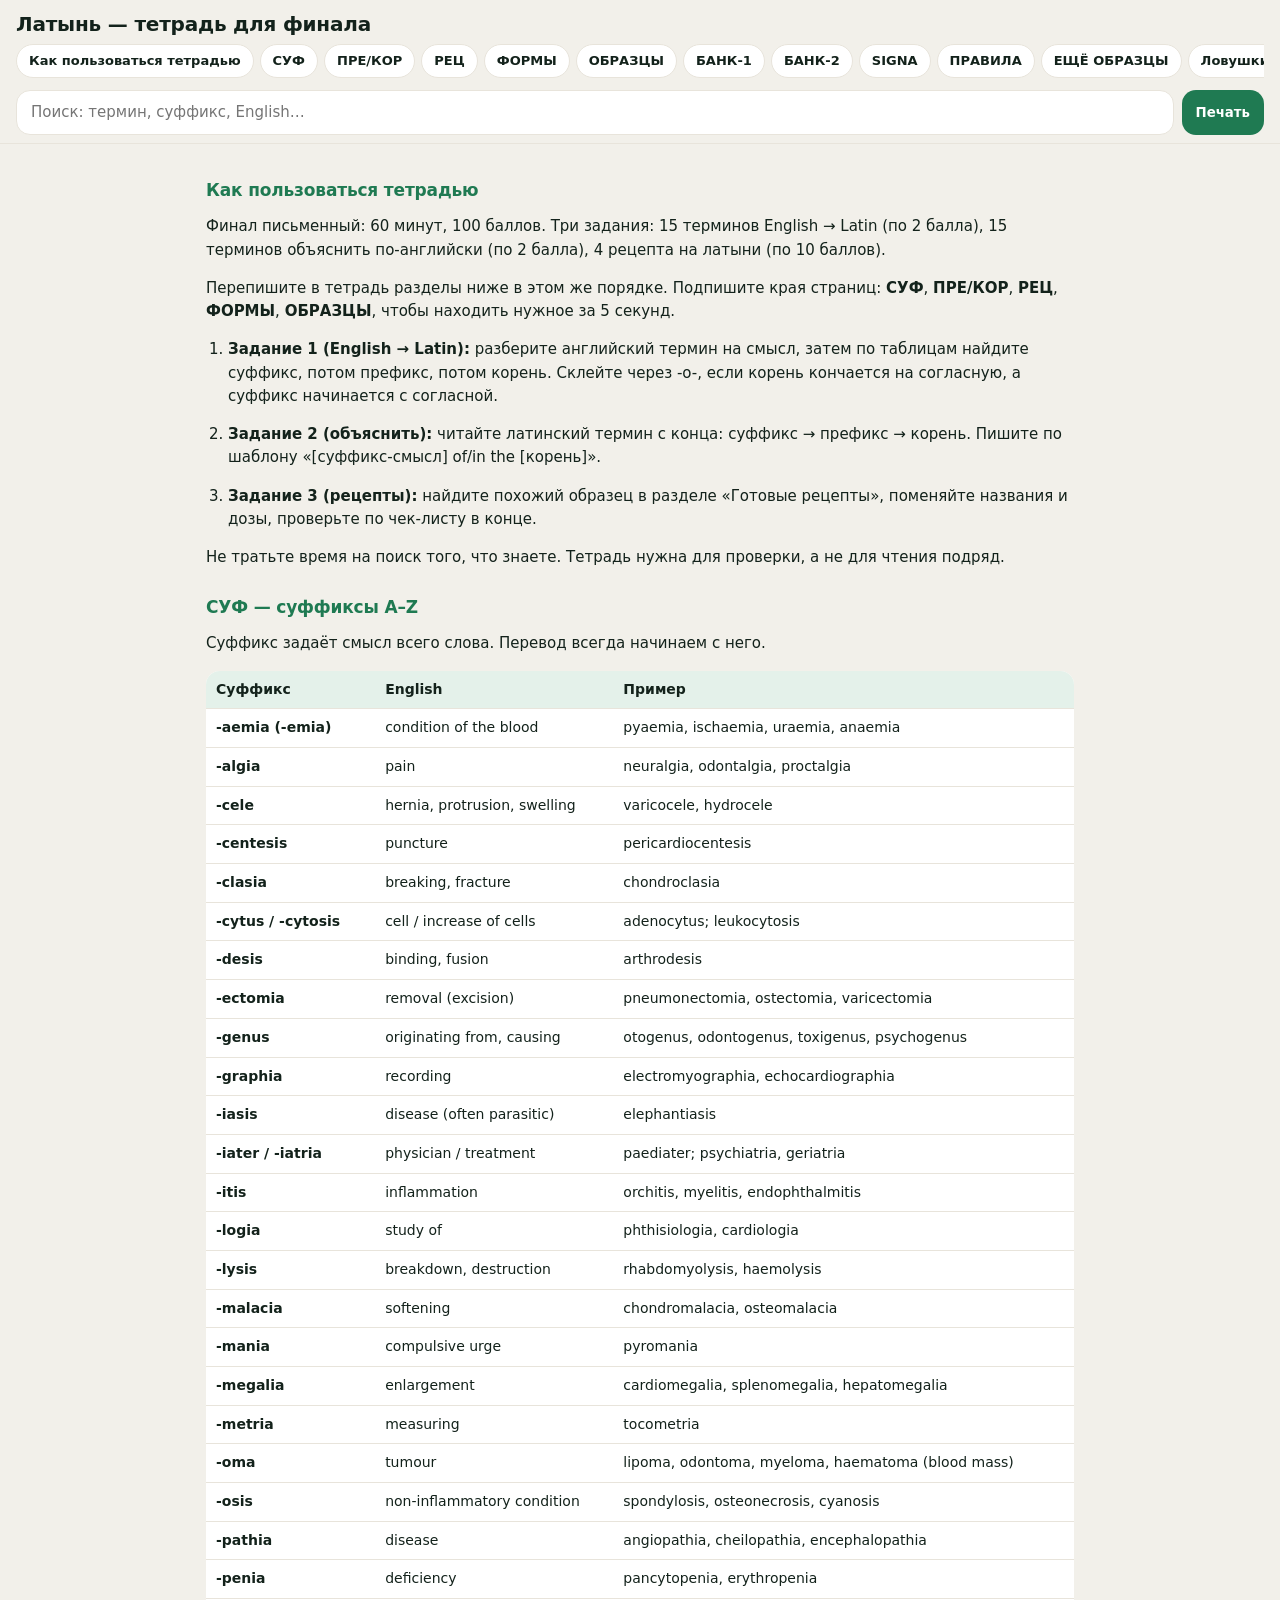
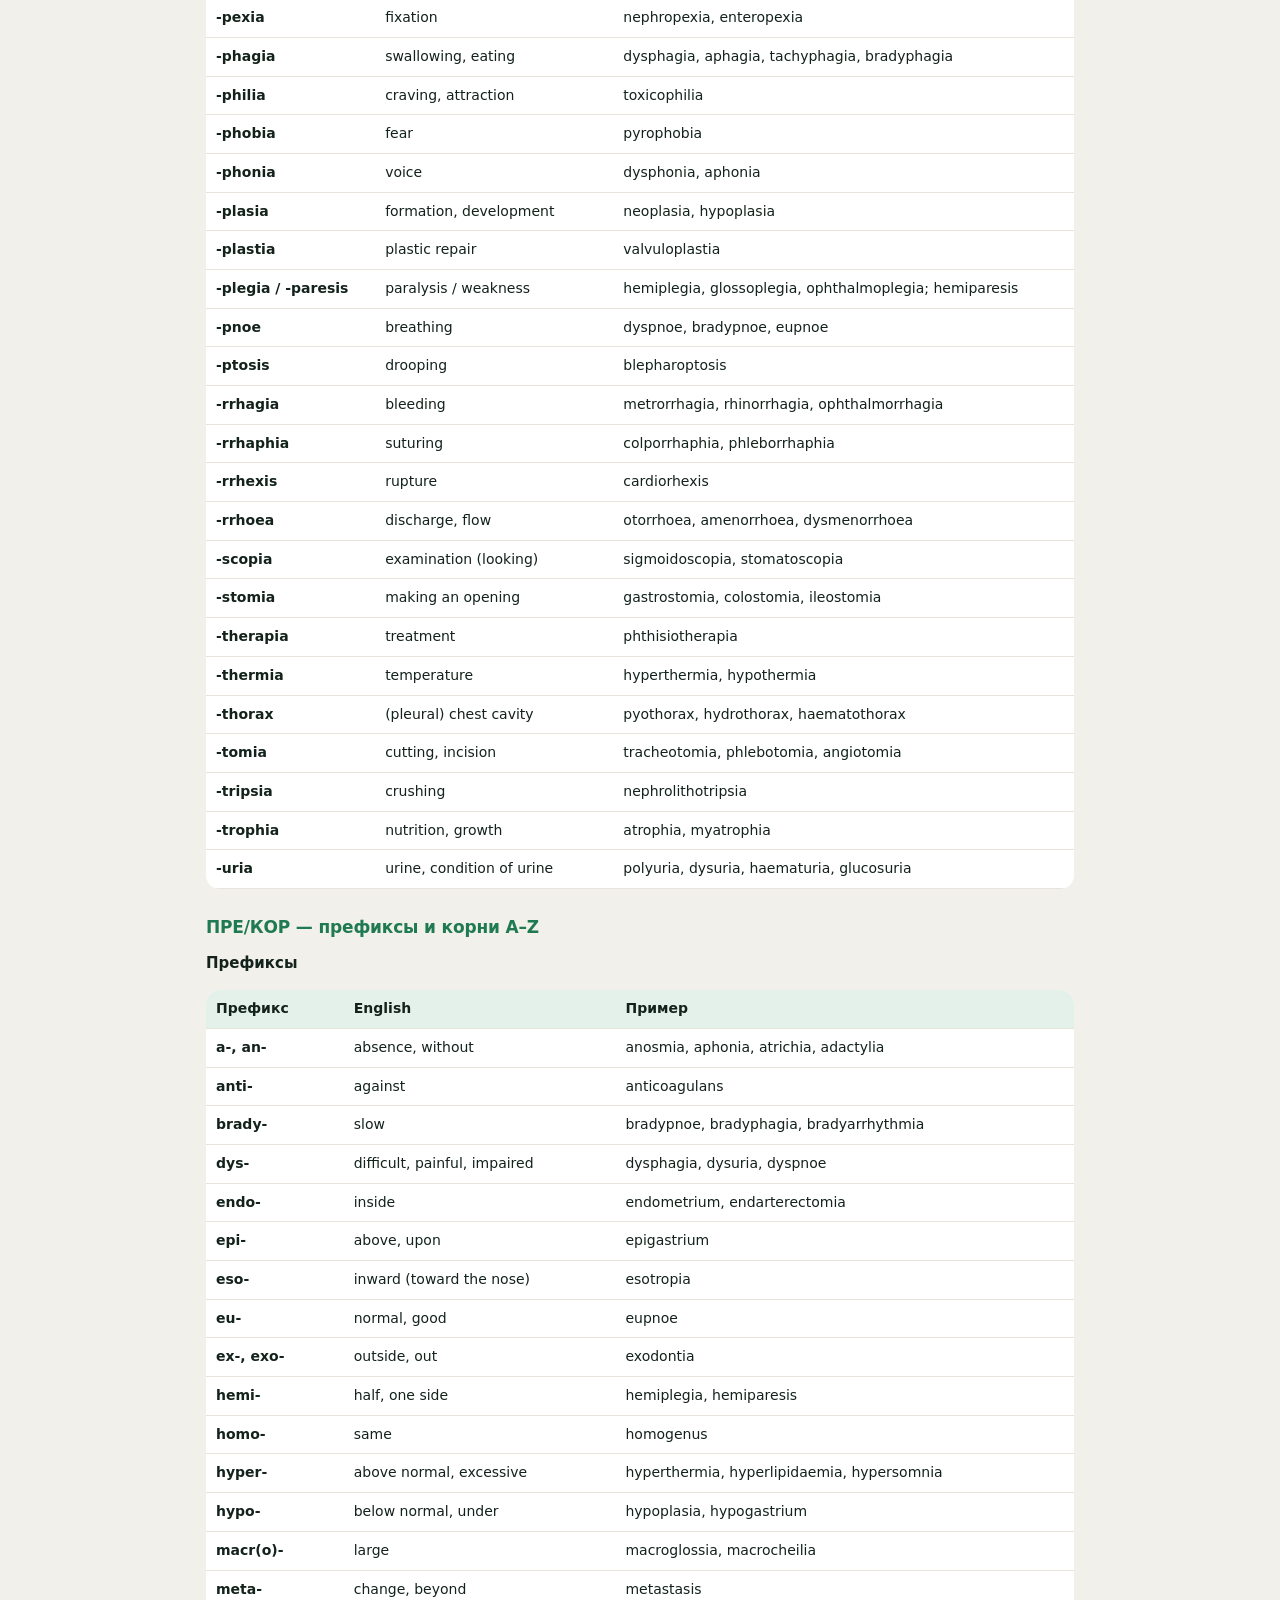
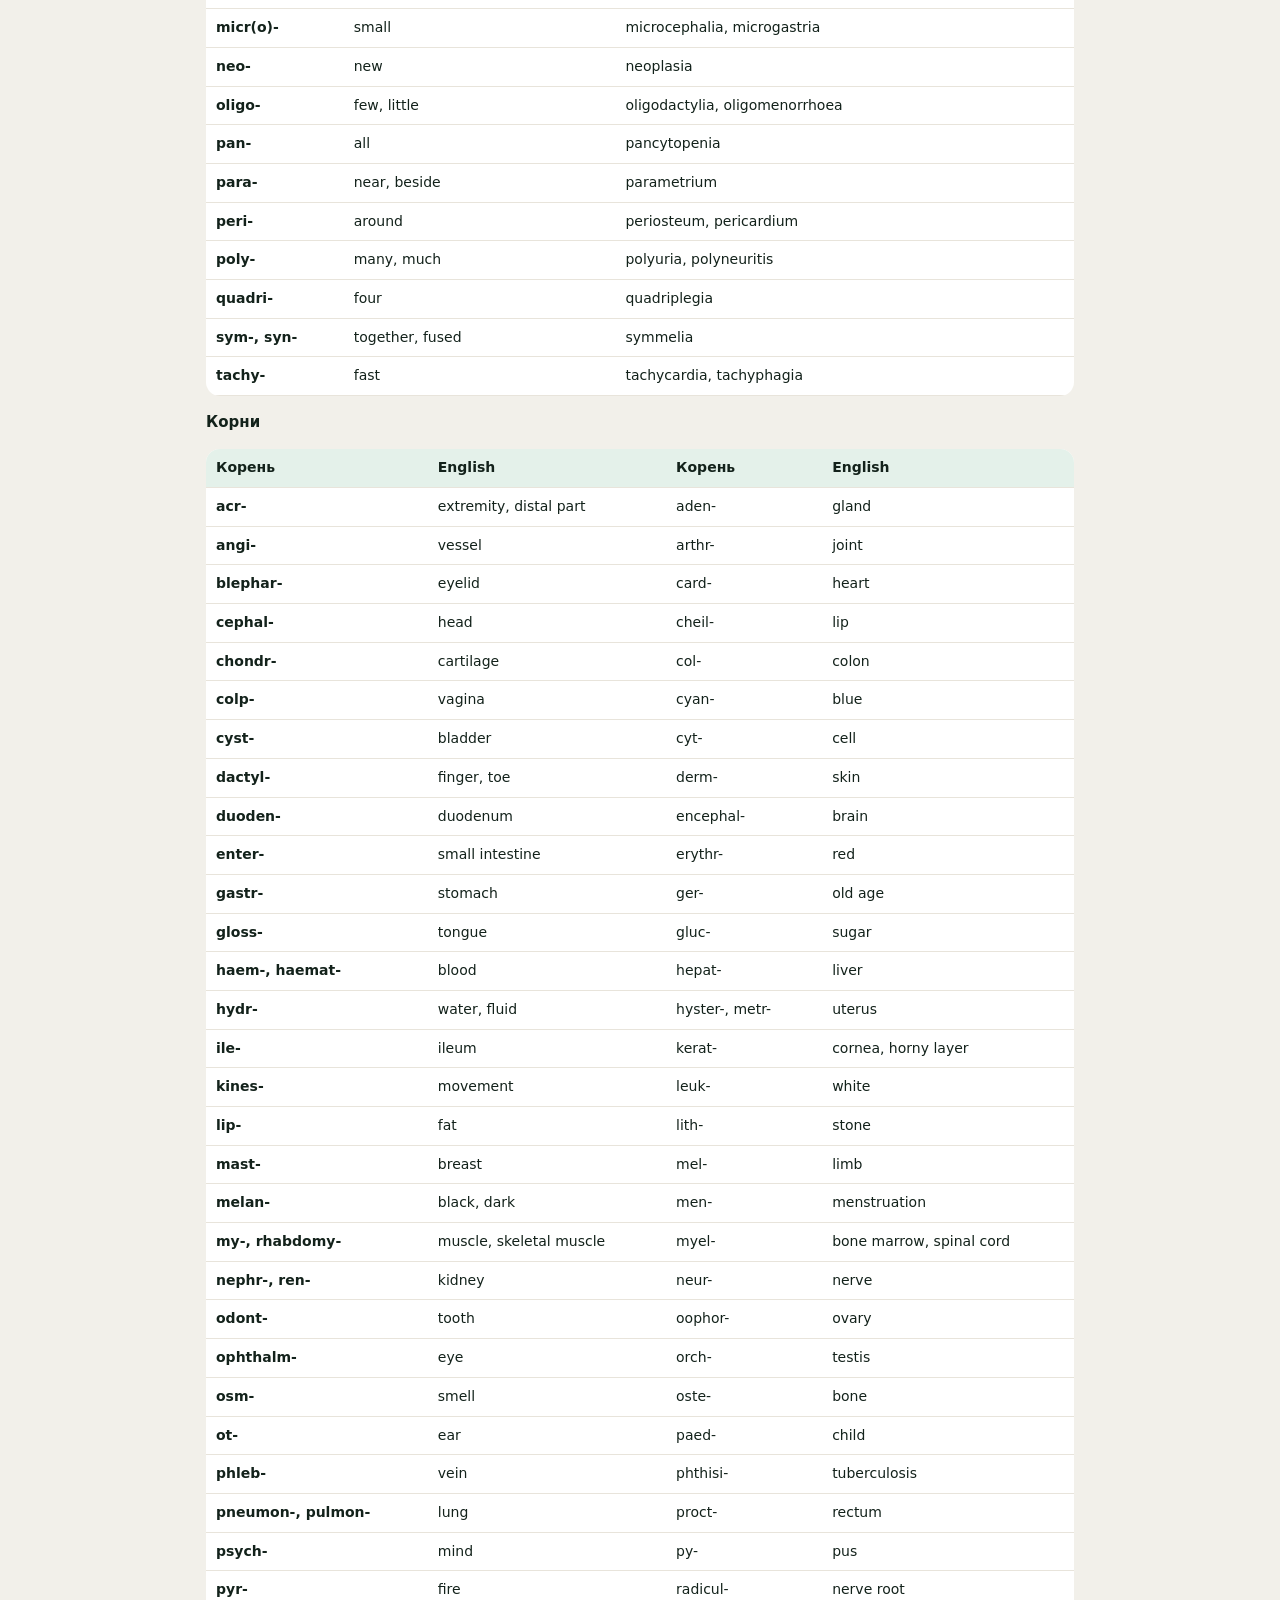
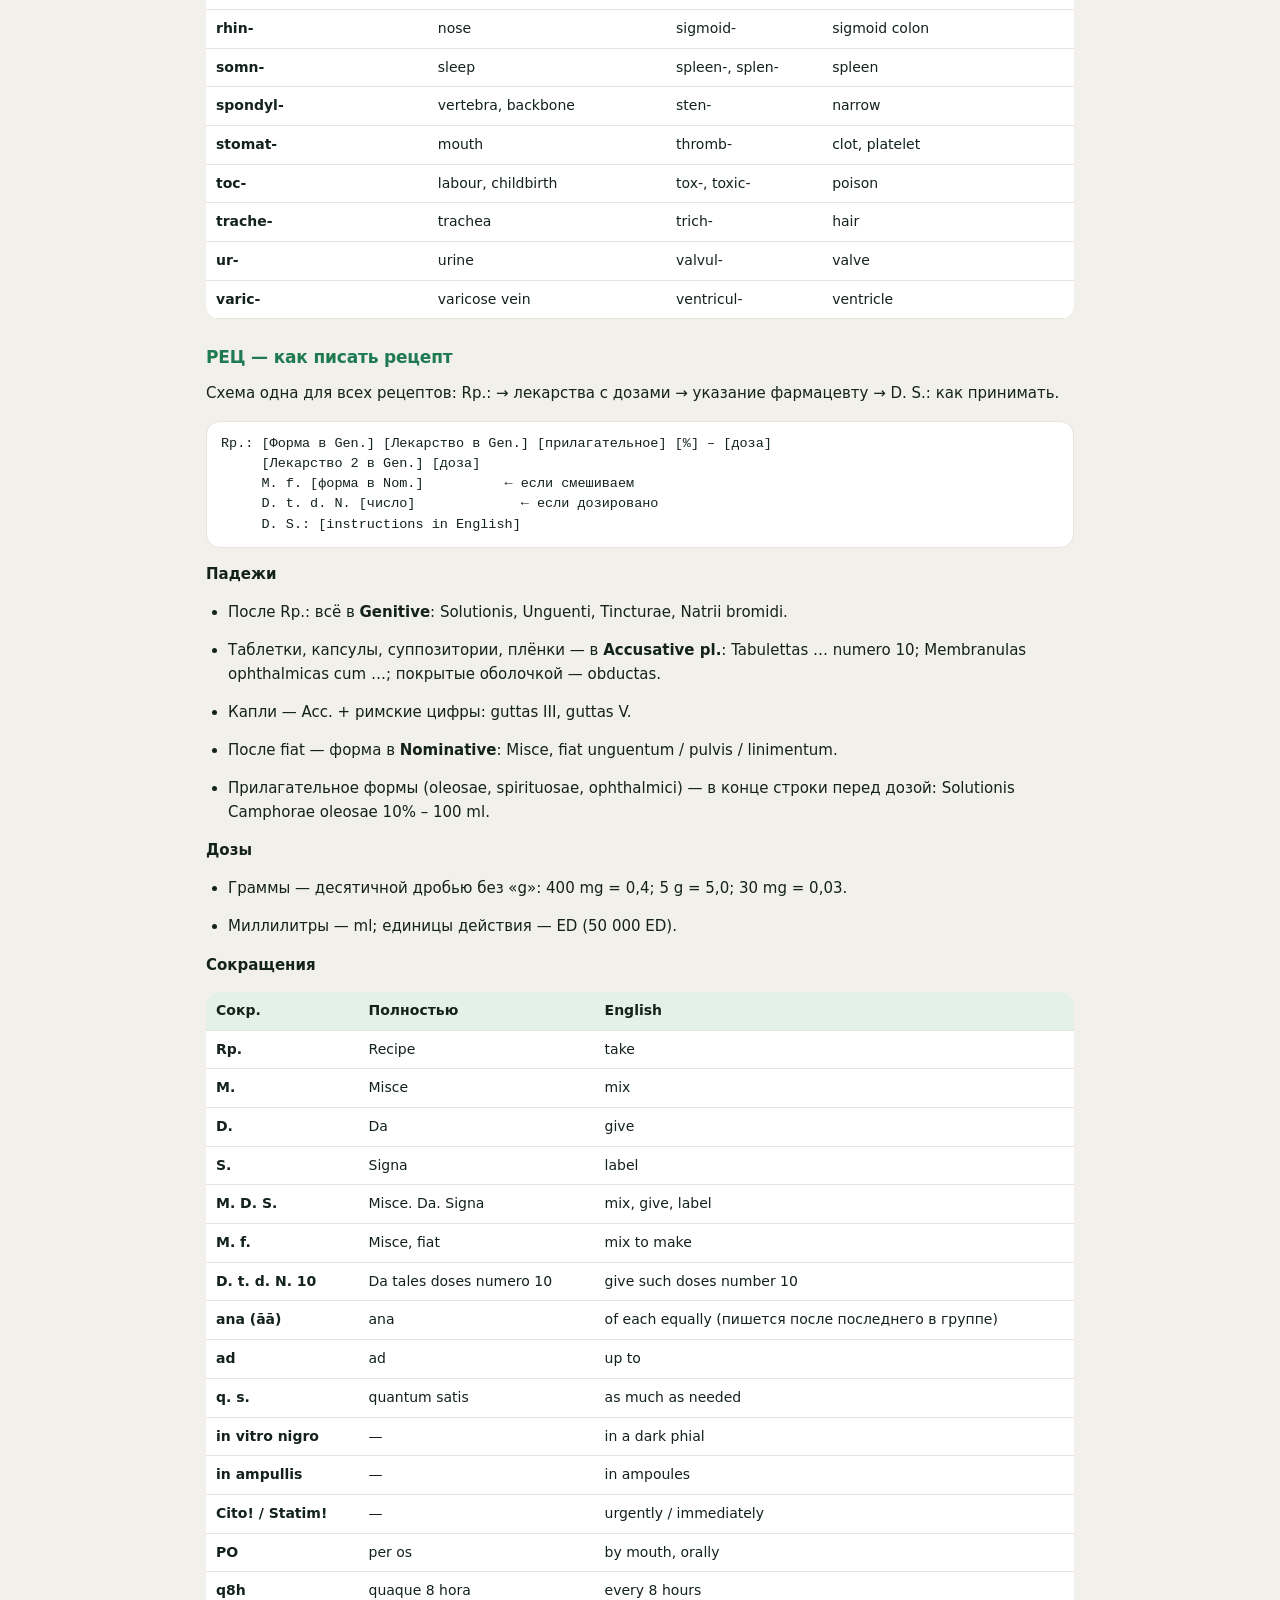
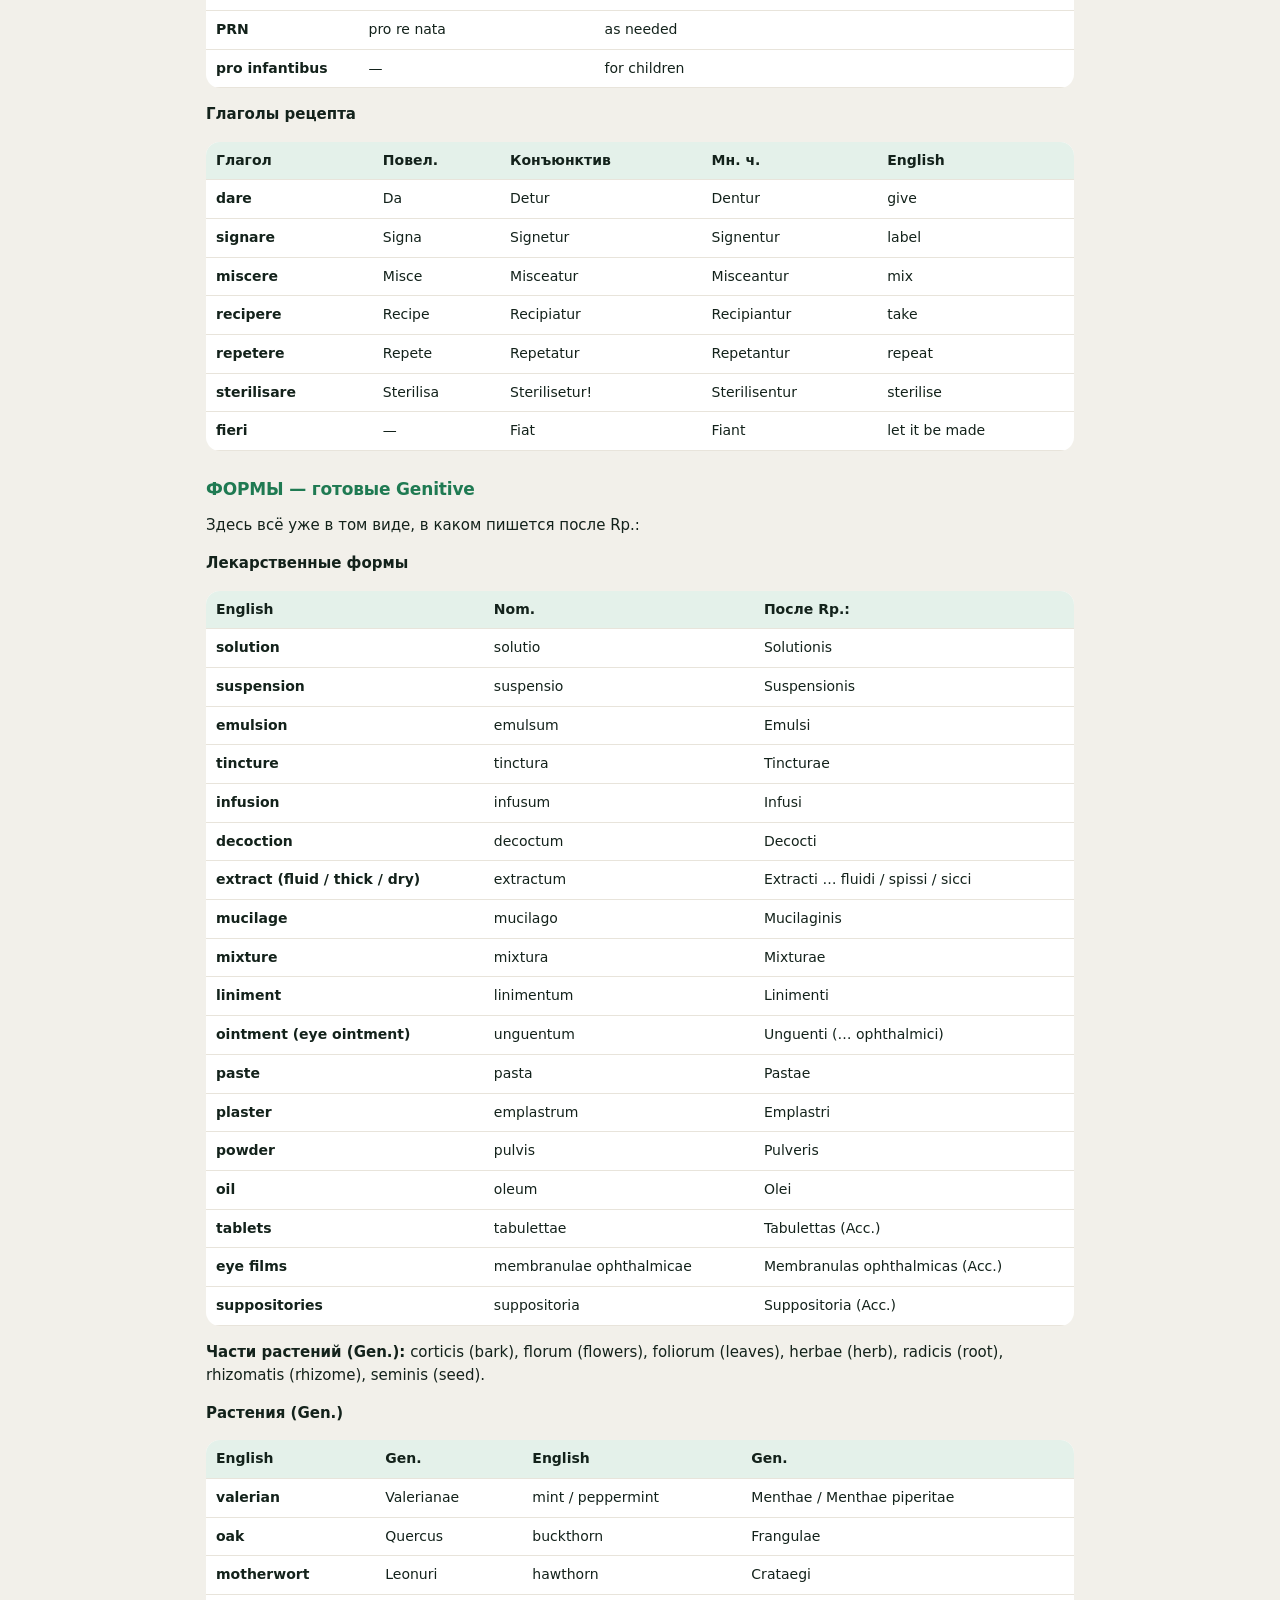
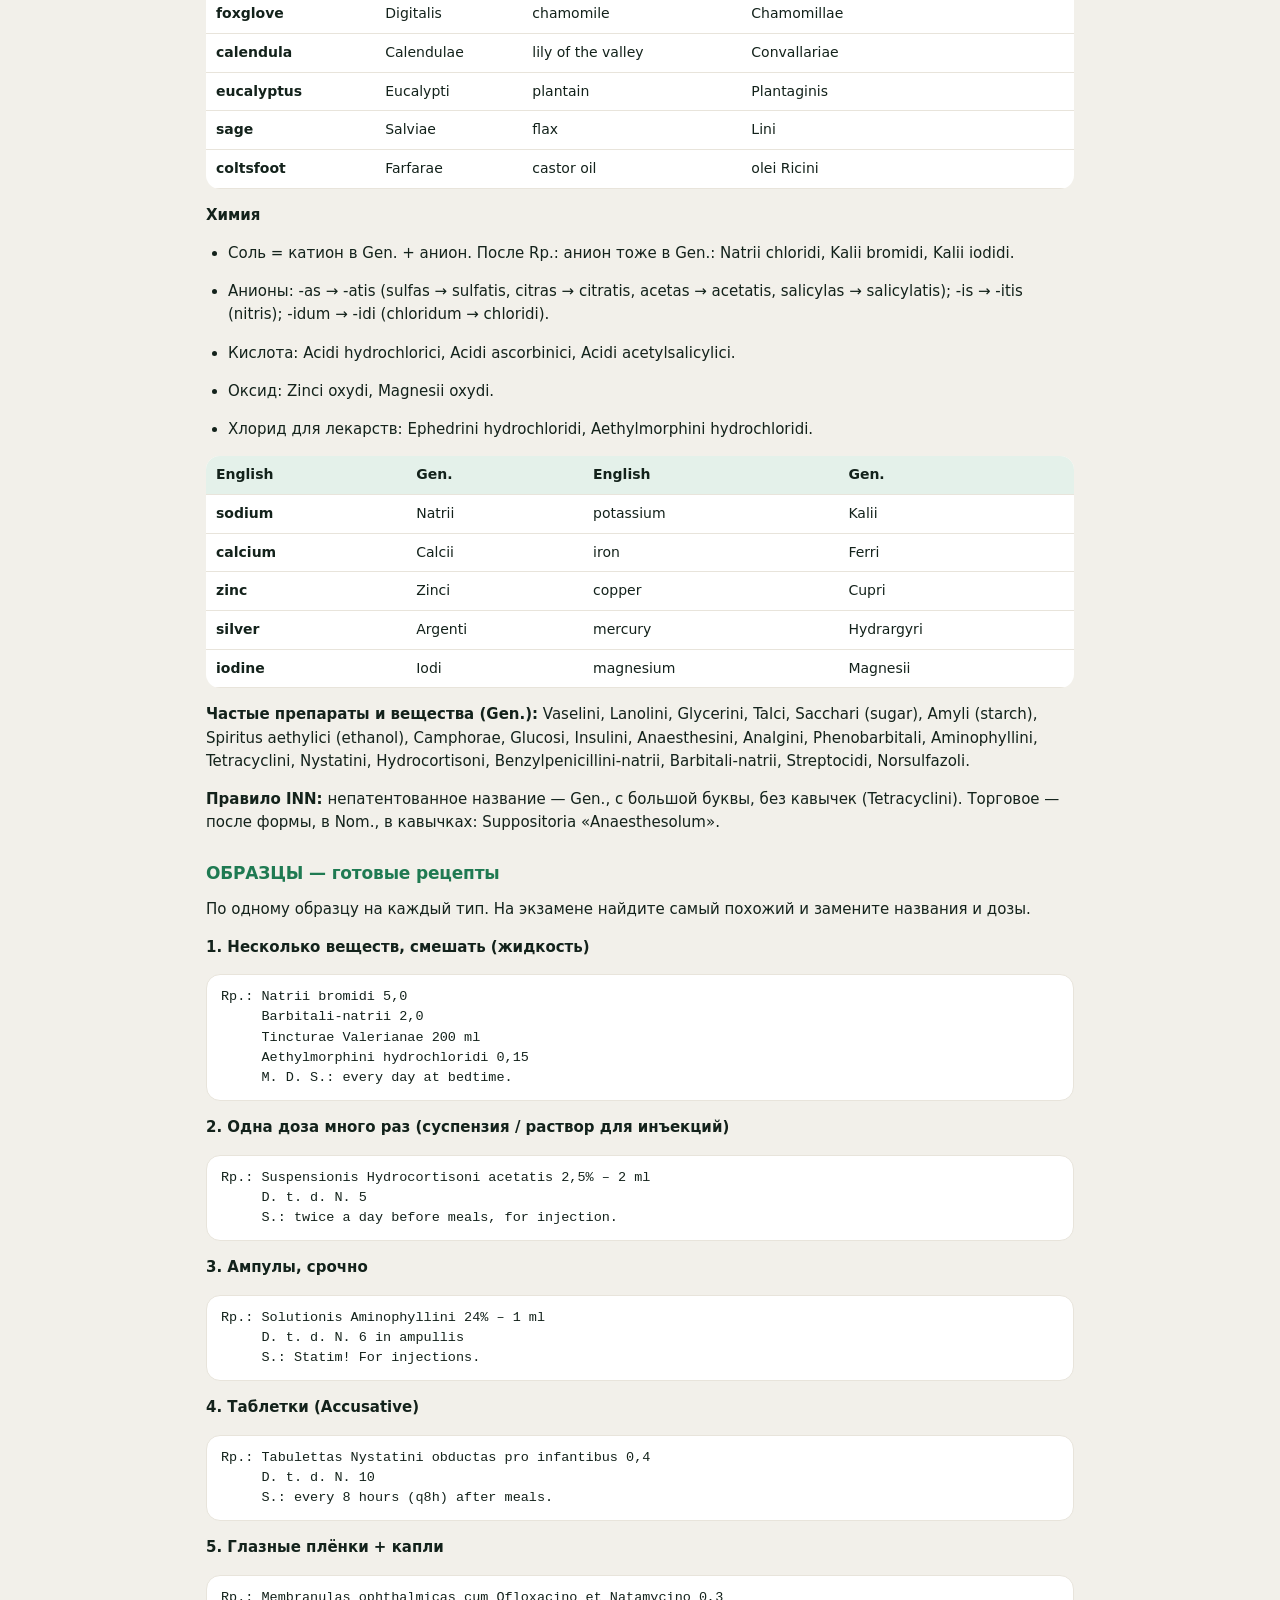
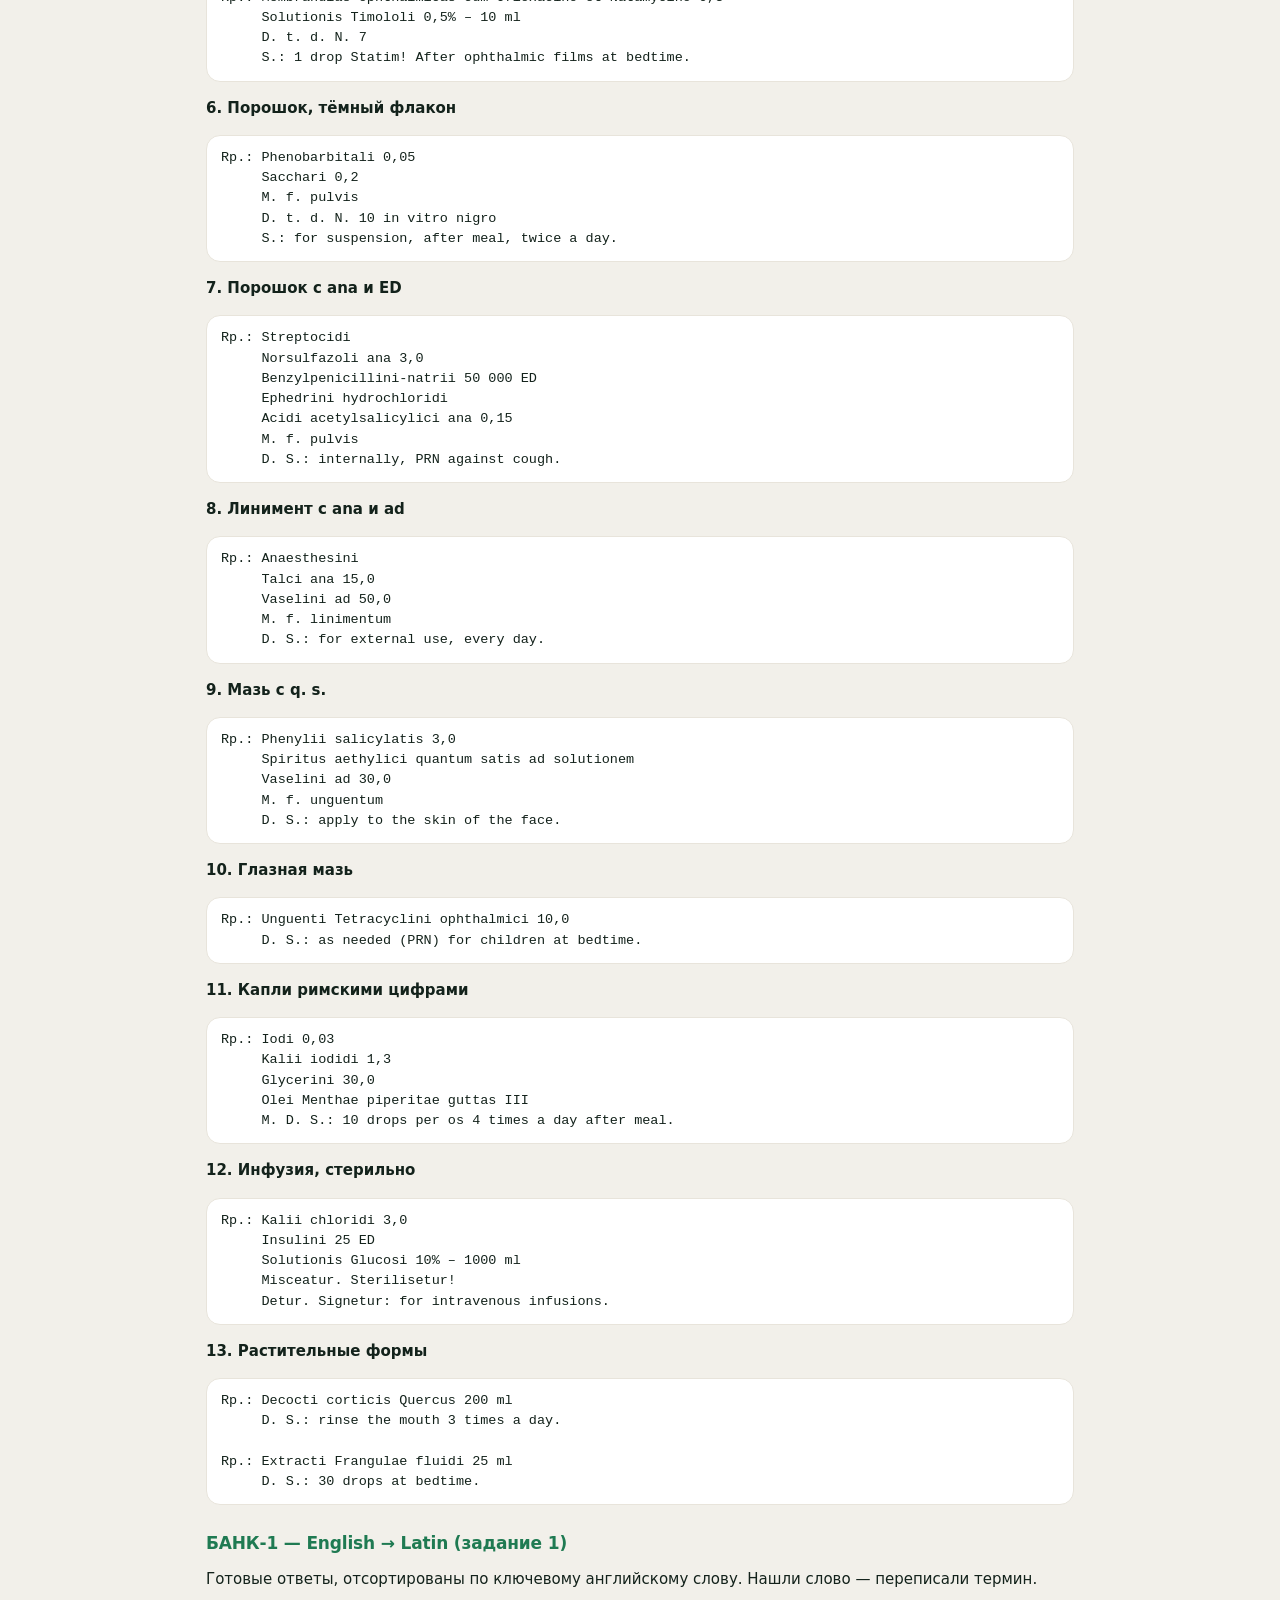
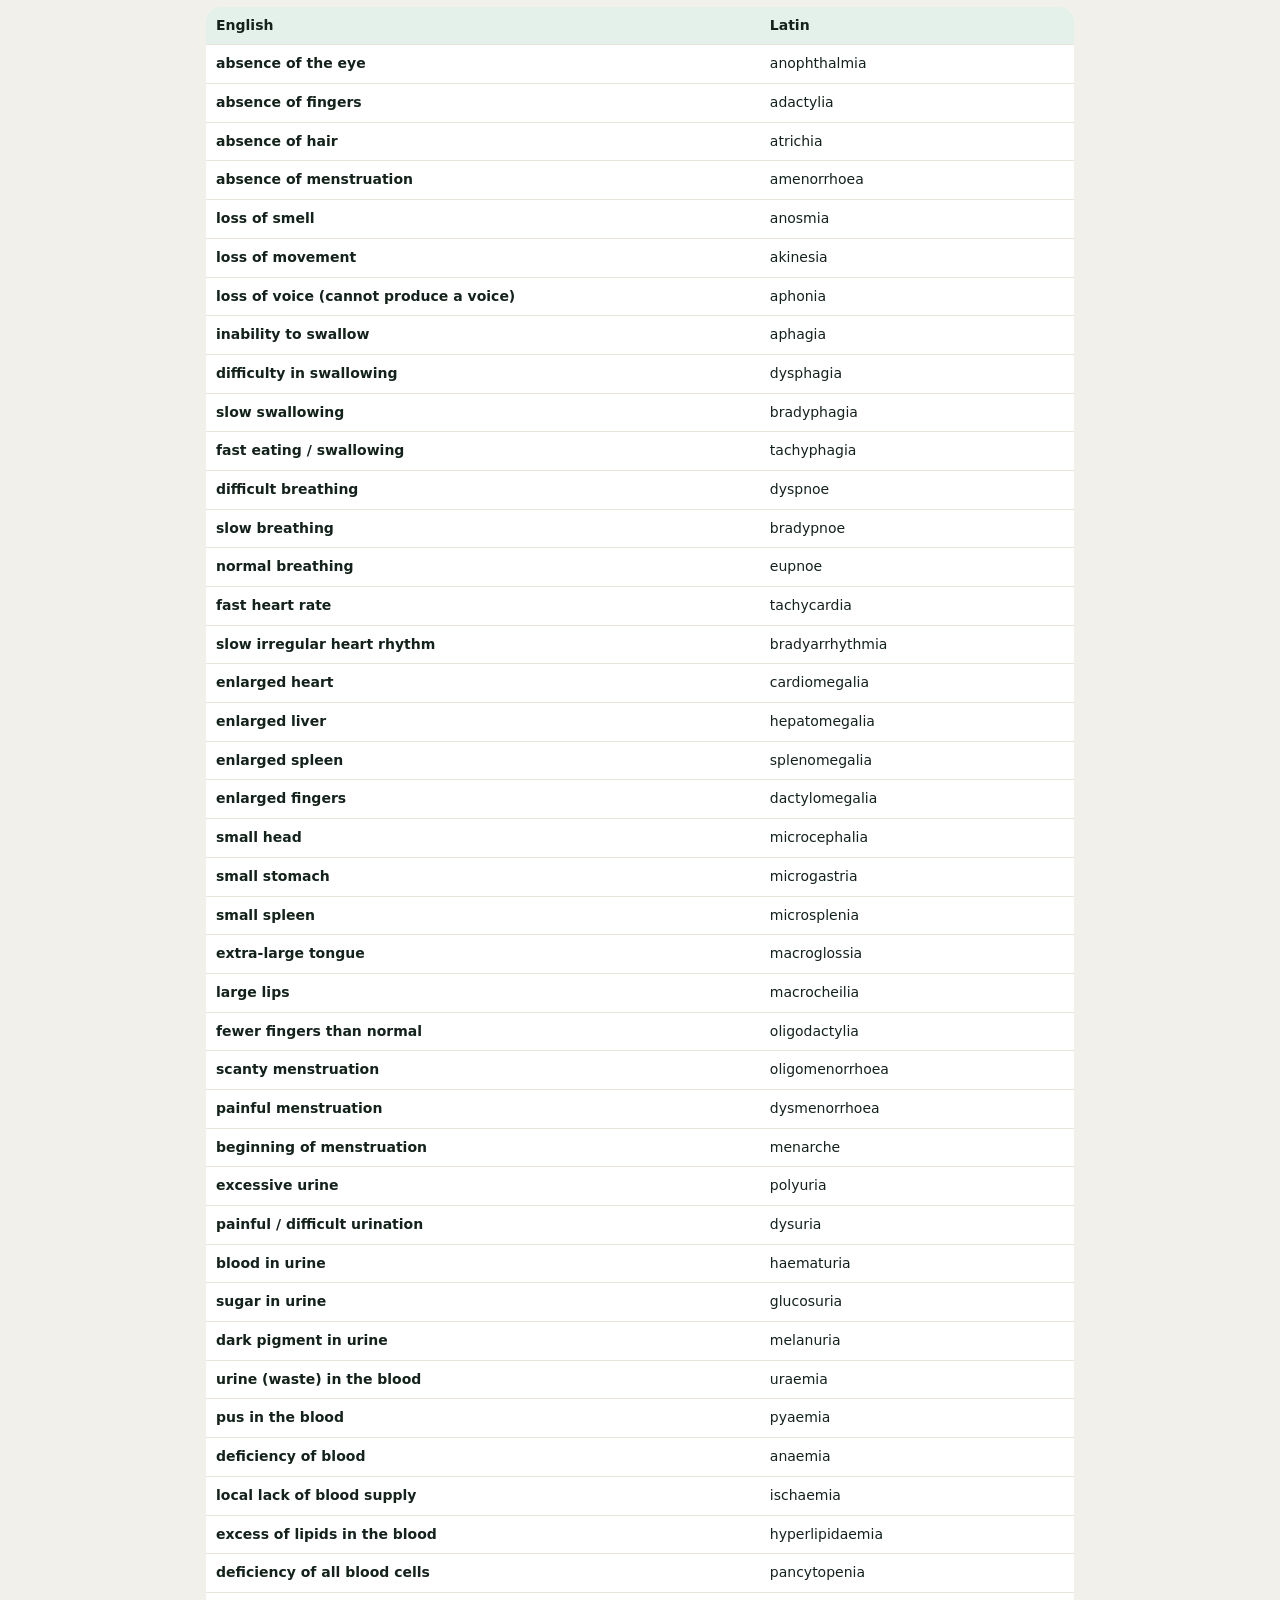
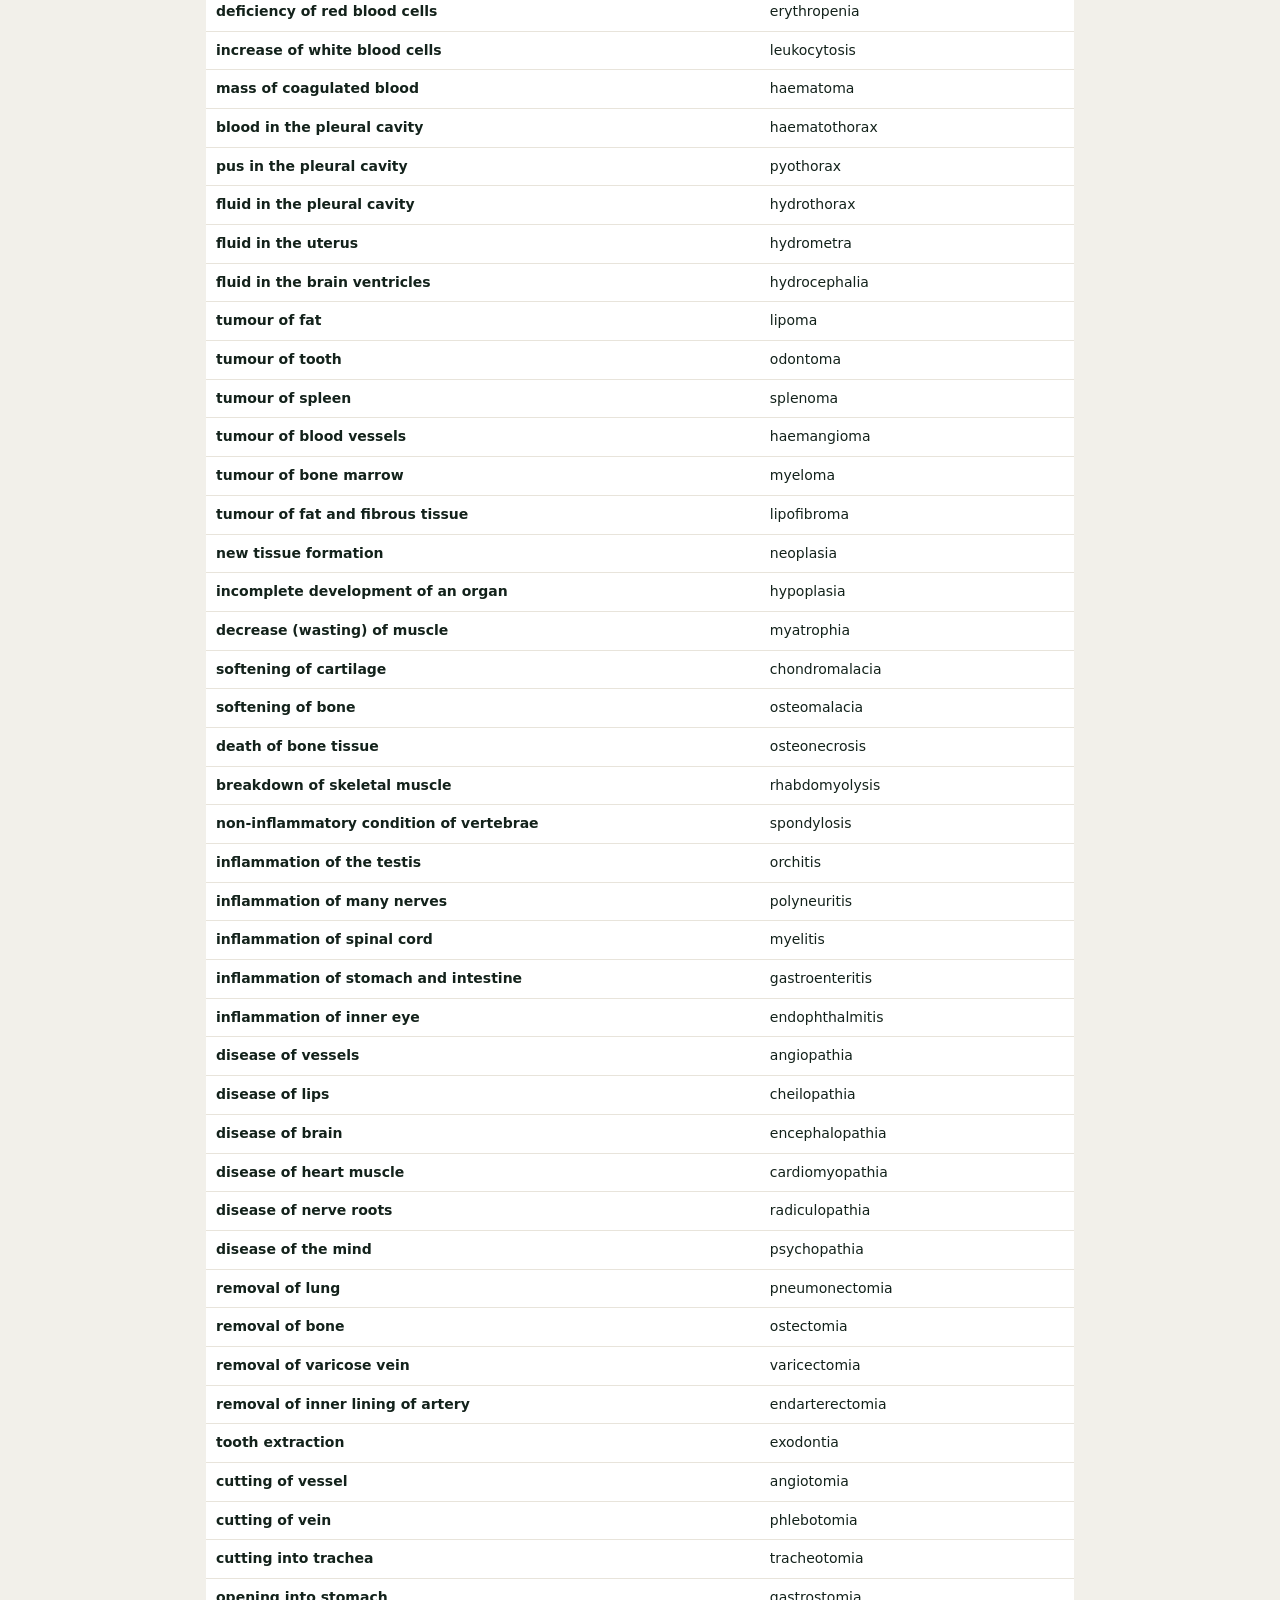
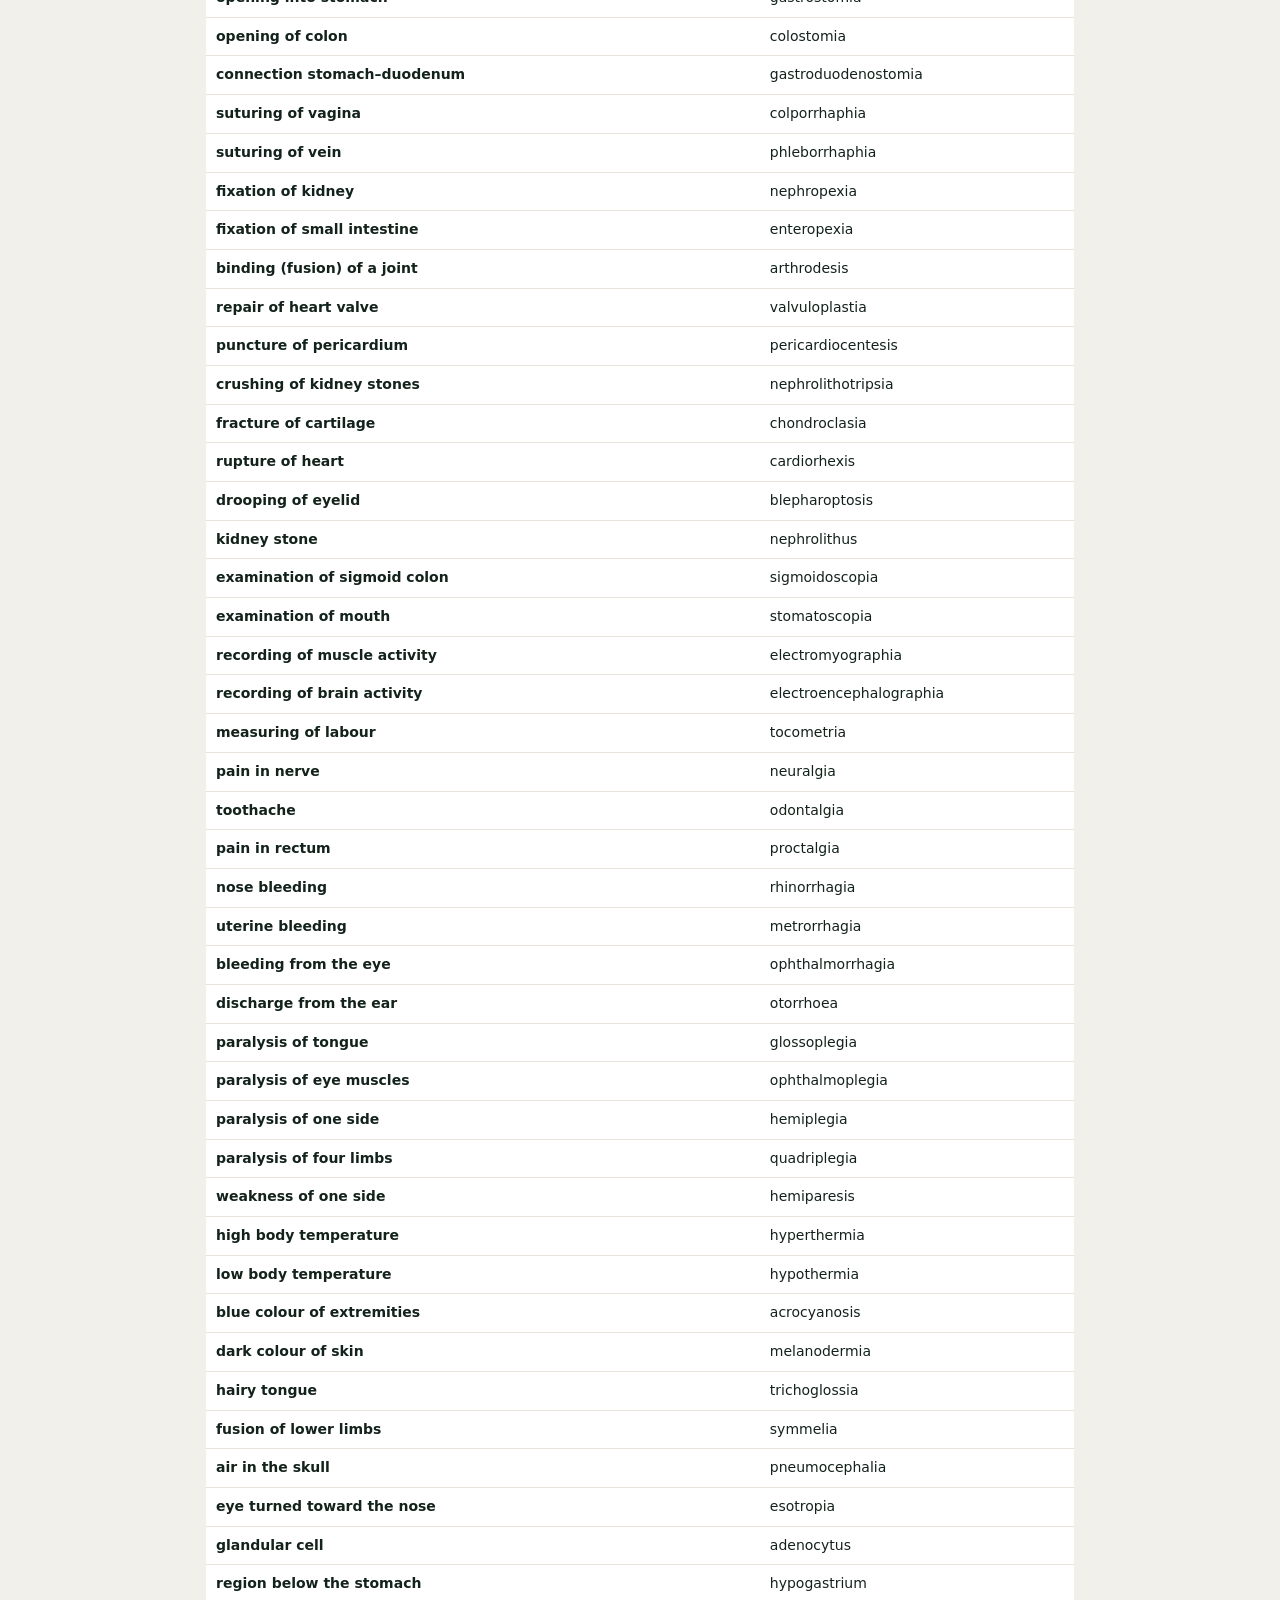
<file: s/latnb.html>
<!DOCTYPE html><html lang="ru"><head><meta charset="utf-8"><meta name="viewport" content="width=device-width,initial-scale=1">
<title>Латынь — тетрадь для финала</title><link rel="stylesheet" href="../theme.css">
<style>
:root{--bg:#f2f0ea;--card:#fff;--ink:#14231b;--mute:#5d6b63;--line:#e3e0d6;--g:#1f7a52;--g2:#e4f1ea}
:root[data-theme=dark]{--bg:#0c1712;--card:#14221b;--ink:#e8efe9;--mute:#9aaba1;--line:#25362d;--g:#4cc38a;--g2:#173126}
@media(prefers-color-scheme:dark){:root:not([data-theme=light]){--bg:#0c1712;--card:#14221b;--ink:#e8efe9;--mute:#9aaba1;--line:#25362d;--g:#4cc38a;--g2:#173126}}
*{box-sizing:border-box}body{margin:0;background:var(--bg);color:var(--ink);font:15px/1.55 Manrope,system-ui,sans-serif}
.top{position:sticky;top:0;z-index:5;background:var(--bg);padding:12px 16px 8px;border-bottom:1px solid var(--line)}
h1{font:800 20px Unbounded,Manrope,sans-serif;margin:0 0 8px}
.nav{display:flex;gap:6px;overflow-x:auto;padding-bottom:6px;scrollbar-width:none}.nav::-webkit-scrollbar{display:none}
.nav a{flex:none;padding:6px 12px;border-radius:999px;background:var(--card);color:var(--ink);text-decoration:none;font-weight:700;font-size:13px;border:1px solid var(--line);transition:transform .2s,background .2s}
.nav a:active{transform:scale(.94)}
.bar{display:flex;gap:8px;margin-top:6px}
#q{flex:1;padding:10px 14px;border-radius:14px;border:1px solid var(--line);background:var(--card);color:var(--ink);font:inherit}
#pr{padding:10px 14px;border-radius:14px;border:0;background:var(--g);color:#fff;font-weight:700;cursor:pointer}
main{max-width:900px;margin:0 auto;padding:8px 16px 80px}
h2{font:800 17px Unbounded,Manrope,sans-serif;margin:28px 0 10px;scroll-margin-top:140px;color:var(--g)}
table{width:100%;border-collapse:collapse;background:var(--card);border-radius:14px;overflow:hidden;margin:8px 0 14px;font-size:14px}
th,td{text-align:left;padding:8px 10px;border-bottom:1px solid var(--line);vertical-align:top}th{background:var(--g2);font-weight:800}
td:first-child{font-weight:700}
pre{background:var(--card);border:1px solid var(--line);border-radius:14px;padding:12px 14px;overflow-x:auto;font:13.5px/1.5 ui-monospace,Menlo,Consolas,monospace}
code{font-family:ui-monospace,Menlo,Consolas,monospace}
ul,ol{padding-left:22px}li{margin:3px 0}
.hide{display:none}mark{background:#ffe58a;color:#111;border-radius:3px}
@media print{.top{position:static}.bar,.nav{display:none}body{background:#fff;color:#000}h2{color:#000;break-after:avoid}table,pre{break-inside:avoid}}
</style></head><body>
<div class="top"><h1>Латынь — тетрадь для финала</h1><div class="nav"><a href="#как-пользоваться-тетрадью">Как пользоваться тетрадью</a><a href="#суф-суффиксы-az">СУФ</a><a href="#прекор-префиксы-и-корни-az">ПРЕ/КОР</a><a href="#рец-как-писать-рецепт">РЕЦ</a><a href="#формы-готовые-genitive">ФОРМЫ</a><a href="#образцы-готовые-рецепты">ОБРАЗЦЫ</a><a href="#банк-1-english-latin-задание-1">БАНК-1</a><a href="#банк-2-latin-english-задание-2">БАНК-2</a><a href="#signa-инструкции-по-английски">SIGNA</a><a href="#правила-genitive-названий-лекарств">ПРАВИЛА</a><a href="#ещё-образцы-формы-которых-не-было-в-билете">ЕЩЁ ОБРАЗЦЫ</a><a href="#ловушки-и-чек-лист">Ловушки и чек-лист</a></div>
<div class="bar"><input id="q" placeholder="Поиск: термин, суффикс, English…" autocomplete="off"><button id="pr">Печать</button></div></div>
<main><h2 id="как-пользоваться-тетрадью">Как пользоваться тетрадью</h2>
<p>Финал письменный: 60 минут, 100 баллов. Три задания: 15 терминов English → Latin (по 2 балла), 15 терминов объяснить по-английски (по 2 балла), 4 рецепта на латыни (по 10 баллов).</p>
<p>Перепишите в тетрадь разделы ниже в этом же порядке. Подпишите края страниц: <strong>СУФ</strong>, <strong>ПРЕ/КОР</strong>, <strong>РЕЦ</strong>, <strong>ФОРМЫ</strong>, <strong>ОБРАЗЦЫ</strong>, чтобы находить нужное за 5 секунд.</p>
<ol><li><p><strong>Задание 1 (English → Latin):</strong> разберите английский термин на смысл, затем по таблицам найдите суффикс, потом префикс, потом корень. Склейте через -o-, если корень кончается на согласную, а суффикс начинается с согласной.</p></li><li><p><strong>Задание 2 (объяснить):</strong> читайте латинский термин с конца: суффикс → префикс → корень. Пишите по шаблону «[суффикс-смысл] of/in the [корень]».</p></li><li><p><strong>Задание 3 (рецепты):</strong> найдите похожий образец в разделе «Готовые рецепты», поменяйте названия и дозы, проверьте по чек-листу в конце.</p></li></ol>
<p>Не тратьте время на поиск того, что знаете. Тетрадь нужна для проверки, а не для чтения подряд.</p>
<h2 id="суф-суффиксы-az">СУФ — суффиксы A–Z</h2>
<p>Суффикс задаёт смысл всего слова. Перевод всегда начинаем с него.</p>
<table><thead><tr><th>Суффикс</th><th>English</th><th>Пример</th></tr></thead><tbody><tr><td>-aemia (-emia)</td><td>condition of the blood</td><td>pyaemia, ischaemia, uraemia, anaemia</td></tr><tr><td>-algia</td><td>pain</td><td>neuralgia, odontalgia, proctalgia</td></tr><tr><td>-cele</td><td>hernia, protrusion, swelling</td><td>varicocele, hydrocele</td></tr><tr><td>-centesis</td><td>puncture</td><td>pericardiocentesis</td></tr><tr><td>-clasia</td><td>breaking, fracture</td><td>chondroclasia</td></tr><tr><td>-cytus / -cytosis</td><td>cell / increase of cells</td><td>adenocytus; leukocytosis</td></tr><tr><td>-desis</td><td>binding, fusion</td><td>arthrodesis</td></tr><tr><td>-ectomia</td><td>removal (excision)</td><td>pneumonectomia, ostectomia, varicectomia</td></tr><tr><td>-genus</td><td>originating from, causing</td><td>otogenus, odontogenus, toxigenus, psychogenus</td></tr><tr><td>-graphia</td><td>recording</td><td>electromyographia, echocardiographia</td></tr><tr><td>-iasis</td><td>disease (often parasitic)</td><td>elephantiasis</td></tr><tr><td>-iater / -iatria</td><td>physician / treatment</td><td>paediater; psychiatria, geriatria</td></tr><tr><td>-itis</td><td>inflammation</td><td>orchitis, myelitis, endophthalmitis</td></tr><tr><td>-logia</td><td>study of</td><td>phthisiologia, cardiologia</td></tr><tr><td>-lysis</td><td>breakdown, destruction</td><td>rhabdomyolysis, haemolysis</td></tr><tr><td>-malacia</td><td>softening</td><td>chondromalacia, osteomalacia</td></tr><tr><td>-mania</td><td>compulsive urge</td><td>pyromania</td></tr><tr><td>-megalia</td><td>enlargement</td><td>cardiomegalia, splenomegalia, hepatomegalia</td></tr><tr><td>-metria</td><td>measuring</td><td>tocometria</td></tr><tr><td>-oma</td><td>tumour</td><td>lipoma, odontoma, myeloma, haematoma (blood mass)</td></tr><tr><td>-osis</td><td>non-inflammatory condition</td><td>spondylosis, osteonecrosis, cyanosis</td></tr><tr><td>-pathia</td><td>disease</td><td>angiopathia, cheilopathia, encephalopathia</td></tr><tr><td>-penia</td><td>deficiency</td><td>pancytopenia, erythropenia</td></tr><tr><td>-pexia</td><td>fixation</td><td>nephropexia, enteropexia</td></tr><tr><td>-phagia</td><td>swallowing, eating</td><td>dysphagia, aphagia, tachyphagia, bradyphagia</td></tr><tr><td>-philia</td><td>craving, attraction</td><td>toxicophilia</td></tr><tr><td>-phobia</td><td>fear</td><td>pyrophobia</td></tr><tr><td>-phonia</td><td>voice</td><td>dysphonia, aphonia</td></tr><tr><td>-plasia</td><td>formation, development</td><td>neoplasia, hypoplasia</td></tr><tr><td>-plastia</td><td>plastic repair</td><td>valvuloplastia</td></tr><tr><td>-plegia / -paresis</td><td>paralysis / weakness</td><td>hemiplegia, glossoplegia, ophthalmoplegia; hemiparesis</td></tr><tr><td>-pnoe</td><td>breathing</td><td>dyspnoe, bradypnoe, eupnoe</td></tr><tr><td>-ptosis</td><td>drooping</td><td>blepharoptosis</td></tr><tr><td>-rrhagia</td><td>bleeding</td><td>metrorrhagia, rhinorrhagia, ophthalmorrhagia</td></tr><tr><td>-rrhaphia</td><td>suturing</td><td>colporrhaphia, phleborrhaphia</td></tr><tr><td>-rrhexis</td><td>rupture</td><td>cardiorhexis</td></tr><tr><td>-rrhoea</td><td>discharge, flow</td><td>otorrhoea, amenorrhoea, dysmenorrhoea</td></tr><tr><td>-scopia</td><td>examination (looking)</td><td>sigmoidoscopia, stomatoscopia</td></tr><tr><td>-stomia</td><td>making an opening</td><td>gastrostomia, colostomia, ileostomia</td></tr><tr><td>-therapia</td><td>treatment</td><td>phthisiotherapia</td></tr><tr><td>-thermia</td><td>temperature</td><td>hyperthermia, hypothermia</td></tr><tr><td>-thorax</td><td>(pleural) chest cavity</td><td>pyothorax, hydrothorax, haematothorax</td></tr><tr><td>-tomia</td><td>cutting, incision</td><td>tracheotomia, phlebotomia, angiotomia</td></tr><tr><td>-tripsia</td><td>crushing</td><td>nephrolithotripsia</td></tr><tr><td>-trophia</td><td>nutrition, growth</td><td>atrophia, myatrophia</td></tr><tr><td>-uria</td><td>urine, condition of urine</td><td>polyuria, dysuria, haematuria, glucosuria</td></tr></tbody></table>
<h2 id="прекор-префиксы-и-корни-az">ПРЕ/КОР — префиксы и корни A–Z</h2>
<p><strong>Префиксы</strong></p>
<table><thead><tr><th>Префикс</th><th>English</th><th>Пример</th></tr></thead><tbody><tr><td>a-, an-</td><td>absence, without</td><td>anosmia, aphonia, atrichia, adactylia</td></tr><tr><td>anti-</td><td>against</td><td>anticoagulans</td></tr><tr><td>brady-</td><td>slow</td><td>bradypnoe, bradyphagia, bradyarrhythmia</td></tr><tr><td>dys-</td><td>difficult, painful, impaired</td><td>dysphagia, dysuria, dyspnoe</td></tr><tr><td>endo-</td><td>inside</td><td>endometrium, endarterectomia</td></tr><tr><td>epi-</td><td>above, upon</td><td>epigastrium</td></tr><tr><td>eso-</td><td>inward (toward the nose)</td><td>esotropia</td></tr><tr><td>eu-</td><td>normal, good</td><td>eupnoe</td></tr><tr><td>ex-, exo-</td><td>outside, out</td><td>exodontia</td></tr><tr><td>hemi-</td><td>half, one side</td><td>hemiplegia, hemiparesis</td></tr><tr><td>homo-</td><td>same</td><td>homogenus</td></tr><tr><td>hyper-</td><td>above normal, excessive</td><td>hyperthermia, hyperlipidaemia, hypersomnia</td></tr><tr><td>hypo-</td><td>below normal, under</td><td>hypoplasia, hypogastrium</td></tr><tr><td>macr(o)-</td><td>large</td><td>macroglossia, macrocheilia</td></tr><tr><td>meta-</td><td>change, beyond</td><td>metastasis</td></tr><tr><td>micr(o)-</td><td>small</td><td>microcephalia, microgastria</td></tr><tr><td>neo-</td><td>new</td><td>neoplasia</td></tr><tr><td>oligo-</td><td>few, little</td><td>oligodactylia, oligomenorrhoea</td></tr><tr><td>pan-</td><td>all</td><td>pancytopenia</td></tr><tr><td>para-</td><td>near, beside</td><td>parametrium</td></tr><tr><td>peri-</td><td>around</td><td>periosteum, pericardium</td></tr><tr><td>poly-</td><td>many, much</td><td>polyuria, polyneuritis</td></tr><tr><td>quadri-</td><td>four</td><td>quadriplegia</td></tr><tr><td>sym-, syn-</td><td>together, fused</td><td>symmelia</td></tr><tr><td>tachy-</td><td>fast</td><td>tachycardia, tachyphagia</td></tr></tbody></table>
<p><strong>Корни</strong></p>
<table><thead><tr><th>Корень</th><th>English</th><th>Корень</th><th>English</th></tr></thead><tbody><tr><td>acr-</td><td>extremity, distal part</td><td>aden-</td><td>gland</td></tr><tr><td>angi-</td><td>vessel</td><td>arthr-</td><td>joint</td></tr><tr><td>blephar-</td><td>eyelid</td><td>card-</td><td>heart</td></tr><tr><td>cephal-</td><td>head</td><td>cheil-</td><td>lip</td></tr><tr><td>chondr-</td><td>cartilage</td><td>col-</td><td>colon</td></tr><tr><td>colp-</td><td>vagina</td><td>cyan-</td><td>blue</td></tr><tr><td>cyst-</td><td>bladder</td><td>cyt-</td><td>cell</td></tr><tr><td>dactyl-</td><td>finger, toe</td><td>derm-</td><td>skin</td></tr><tr><td>duoden-</td><td>duodenum</td><td>encephal-</td><td>brain</td></tr><tr><td>enter-</td><td>small intestine</td><td>erythr-</td><td>red</td></tr><tr><td>gastr-</td><td>stomach</td><td>ger-</td><td>old age</td></tr><tr><td>gloss-</td><td>tongue</td><td>gluc-</td><td>sugar</td></tr><tr><td>haem-, haemat-</td><td>blood</td><td>hepat-</td><td>liver</td></tr><tr><td>hydr-</td><td>water, fluid</td><td>hyster-, metr-</td><td>uterus</td></tr><tr><td>ile-</td><td>ileum</td><td>kerat-</td><td>cornea, horny layer</td></tr><tr><td>kines-</td><td>movement</td><td>leuk-</td><td>white</td></tr><tr><td>lip-</td><td>fat</td><td>lith-</td><td>stone</td></tr><tr><td>mast-</td><td>breast</td><td>mel-</td><td>limb</td></tr><tr><td>melan-</td><td>black, dark</td><td>men-</td><td>menstruation</td></tr><tr><td>my-, rhabdomy-</td><td>muscle, skeletal muscle</td><td>myel-</td><td>bone marrow, spinal cord</td></tr><tr><td>nephr-, ren-</td><td>kidney</td><td>neur-</td><td>nerve</td></tr><tr><td>odont-</td><td>tooth</td><td>oophor-</td><td>ovary</td></tr><tr><td>ophthalm-</td><td>eye</td><td>orch-</td><td>testis</td></tr><tr><td>osm-</td><td>smell</td><td>oste-</td><td>bone</td></tr><tr><td>ot-</td><td>ear</td><td>paed-</td><td>child</td></tr><tr><td>phleb-</td><td>vein</td><td>phthisi-</td><td>tuberculosis</td></tr><tr><td>pneumon-, pulmon-</td><td>lung</td><td>proct-</td><td>rectum</td></tr><tr><td>psych-</td><td>mind</td><td>py-</td><td>pus</td></tr><tr><td>pyr-</td><td>fire</td><td>radicul-</td><td>nerve root</td></tr><tr><td>rhin-</td><td>nose</td><td>sigmoid-</td><td>sigmoid colon</td></tr><tr><td>somn-</td><td>sleep</td><td>spleen-, splen-</td><td>spleen</td></tr><tr><td>spondyl-</td><td>vertebra, backbone</td><td>sten-</td><td>narrow</td></tr><tr><td>stomat-</td><td>mouth</td><td>thromb-</td><td>clot, platelet</td></tr><tr><td>toc-</td><td>labour, childbirth</td><td>tox-, toxic-</td><td>poison</td></tr><tr><td>trache-</td><td>trachea</td><td>trich-</td><td>hair</td></tr><tr><td>ur-</td><td>urine</td><td>valvul-</td><td>valve</td></tr><tr><td>varic-</td><td>varicose vein</td><td>ventricul-</td><td>ventricle</td></tr></tbody></table>
<h2 id="рец-как-писать-рецепт">РЕЦ — как писать рецепт</h2>
<p>Схема одна для всех рецептов: Rp.: → лекарства с дозами → указание фармацевту → D. S.: как принимать.</p>
<pre><code>Rp.: [Форма в Gen.] [Лекарство в Gen.] [прилагательное] [%] – [доза]
     [Лекарство 2 в Gen.] [доза]
     M. f. [форма в Nom.]          ← если смешиваем
     D. t. d. N. [число]             ← если дозировано
     D. S.: [instructions in English]</code></pre>
<p><strong>Падежи</strong></p>
<ul><li><p>После Rp.: всё в <strong>Genitive</strong>: Solutionis, Unguenti, Tincturae, Natrii bromidi.</p></li><li><p>Таблетки, капсулы, суппозитории, плёнки — в <strong>Accusative pl.</strong>: Tabulettas … numero 10; Membranulas ophthalmicas cum …; покрытые оболочкой — obductas.</p></li><li><p>Капли — Acc. + римские цифры: guttas III, guttas V.</p></li><li><p>После fiat — форма в <strong>Nominative</strong>: Misce, fiat unguentum / pulvis / linimentum.</p></li><li><p>Прилагательное формы (oleosae, spirituosae, ophthalmici) — в конце строки перед дозой: Solutionis Camphorae oleosae 10% – 100 ml.</p></li></ul>
<p><strong>Дозы</strong></p>
<ul><li><p>Граммы — десятичной дробью без «g»: 400 mg = 0,4; 5 g = 5,0; 30 mg = 0,03.</p></li><li><p>Миллилитры — ml; единицы действия — ED (50 000 ED).</p></li></ul>
<p><strong>Сокращения</strong></p>
<table><thead><tr><th>Сокр.</th><th>Полностью</th><th>English</th></tr></thead><tbody><tr><td>Rp.</td><td>Recipe</td><td>take</td></tr><tr><td>M.</td><td>Misce</td><td>mix</td></tr><tr><td>D.</td><td>Da</td><td>give</td></tr><tr><td>S.</td><td>Signa</td><td>label</td></tr><tr><td>M. D. S.</td><td>Misce. Da. Signa</td><td>mix, give, label</td></tr><tr><td>M. f.</td><td>Misce, fiat</td><td>mix to make</td></tr><tr><td>D. t. d. N. 10</td><td>Da tales doses numero 10</td><td>give such doses number 10</td></tr><tr><td>ana (āā)</td><td>ana</td><td>of each equally (пишется после последнего в группе)</td></tr><tr><td>ad</td><td>ad</td><td>up to</td></tr><tr><td>q. s.</td><td>quantum satis</td><td>as much as needed</td></tr><tr><td>in vitro nigro</td><td>—</td><td>in a dark phial</td></tr><tr><td>in ampullis</td><td>—</td><td>in ampoules</td></tr><tr><td>Cito! / Statim!</td><td>—</td><td>urgently / immediately</td></tr><tr><td>PO</td><td>per os</td><td>by mouth, orally</td></tr><tr><td>q8h</td><td>quaque 8 hora</td><td>every 8 hours</td></tr><tr><td>PRN</td><td>pro re nata</td><td>as needed</td></tr><tr><td>pro infantibus</td><td>—</td><td>for children</td></tr></tbody></table>
<p><strong>Глаголы рецепта</strong></p>
<table><thead><tr><th>Глагол</th><th>Повел.</th><th>Конъюнктив</th><th>Мн. ч.</th><th>English</th></tr></thead><tbody><tr><td>dare</td><td>Da</td><td>Detur</td><td>Dentur</td><td>give</td></tr><tr><td>signare</td><td>Signa</td><td>Signetur</td><td>Signentur</td><td>label</td></tr><tr><td>miscere</td><td>Misce</td><td>Misceatur</td><td>Misceantur</td><td>mix</td></tr><tr><td>recipere</td><td>Recipe</td><td>Recipiatur</td><td>Recipiantur</td><td>take</td></tr><tr><td>repetere</td><td>Repete</td><td>Repetatur</td><td>Repetantur</td><td>repeat</td></tr><tr><td>sterilisare</td><td>Sterilisa</td><td>Sterilisetur!</td><td>Sterilisentur</td><td>sterilise</td></tr><tr><td>fieri</td><td>—</td><td>Fiat</td><td>Fiant</td><td>let it be made</td></tr></tbody></table>
<h2 id="формы-готовые-genitive">ФОРМЫ — готовые Genitive</h2>
<p>Здесь всё уже в том виде, в каком пишется после Rp.:</p>
<p><strong>Лекарственные формы</strong></p>
<table><thead><tr><th>English</th><th>Nom.</th><th>После Rp.:</th></tr></thead><tbody><tr><td>solution</td><td>solutio</td><td>Solutionis</td></tr><tr><td>suspension</td><td>suspensio</td><td>Suspensionis</td></tr><tr><td>emulsion</td><td>emulsum</td><td>Emulsi</td></tr><tr><td>tincture</td><td>tinctura</td><td>Tincturae</td></tr><tr><td>infusion</td><td>infusum</td><td>Infusi</td></tr><tr><td>decoction</td><td>decoctum</td><td>Decocti</td></tr><tr><td>extract (fluid / thick / dry)</td><td>extractum</td><td>Extracti … fluidi / spissi / sicci</td></tr><tr><td>mucilage</td><td>mucilago</td><td>Mucilaginis</td></tr><tr><td>mixture</td><td>mixtura</td><td>Mixturae</td></tr><tr><td>liniment</td><td>linimentum</td><td>Linimenti</td></tr><tr><td>ointment (eye ointment)</td><td>unguentum</td><td>Unguenti (… ophthalmici)</td></tr><tr><td>paste</td><td>pasta</td><td>Pastae</td></tr><tr><td>plaster</td><td>emplastrum</td><td>Emplastri</td></tr><tr><td>powder</td><td>pulvis</td><td>Pulveris</td></tr><tr><td>oil</td><td>oleum</td><td>Olei</td></tr><tr><td>tablets</td><td>tabulettae</td><td>Tabulettas (Acc.)</td></tr><tr><td>eye films</td><td>membranulae ophthalmicae</td><td>Membranulas ophthalmicas (Acc.)</td></tr><tr><td>suppositories</td><td>suppositoria</td><td>Suppositoria (Acc.)</td></tr></tbody></table>
<p><strong>Части растений (Gen.):</strong> corticis (bark), florum (flowers), foliorum (leaves), herbae (herb), radicis (root), rhizomatis (rhizome), seminis (seed).</p>
<p><strong>Растения (Gen.)</strong></p>
<table><thead><tr><th>English</th><th>Gen.</th><th>English</th><th>Gen.</th></tr></thead><tbody><tr><td>valerian</td><td>Valerianae</td><td>mint / peppermint</td><td>Menthae / Menthae piperitae</td></tr><tr><td>oak</td><td>Quercus</td><td>buckthorn</td><td>Frangulae</td></tr><tr><td>motherwort</td><td>Leonuri</td><td>hawthorn</td><td>Crataegi</td></tr><tr><td>foxglove</td><td>Digitalis</td><td>chamomile</td><td>Chamomillae</td></tr><tr><td>calendula</td><td>Calendulae</td><td>lily of the valley</td><td>Convallariae</td></tr><tr><td>eucalyptus</td><td>Eucalypti</td><td>plantain</td><td>Plantaginis</td></tr><tr><td>sage</td><td>Salviae</td><td>flax</td><td>Lini</td></tr><tr><td>coltsfoot</td><td>Farfarae</td><td>castor oil</td><td>olei Ricini</td></tr></tbody></table>
<p><strong>Химия</strong></p>
<ul><li><p>Соль = катион в Gen. + анион. После Rp.: анион тоже в Gen.: Natrii chloridi, Kalii bromidi, Kalii iodidi.</p></li><li><p>Анионы: -as → -atis (sulfas → sulfatis, citras → citratis, acetas → acetatis, salicylas → salicylatis); -is → -itis (nitris); -idum → -idi (chloridum → chloridi).</p></li><li><p>Кислота: Acidi hydrochlorici, Acidi ascorbinici, Acidi acetylsalicylici.</p></li><li><p>Оксид: Zinci oxydi, Magnesii oxydi.</p></li><li><p>Хлорид для лекарств: Ephedrini hydrochloridi, Aethylmorphini hydrochloridi.</p></li></ul>
<table><thead><tr><th>English</th><th>Gen.</th><th>English</th><th>Gen.</th></tr></thead><tbody><tr><td>sodium</td><td>Natrii</td><td>potassium</td><td>Kalii</td></tr><tr><td>calcium</td><td>Calcii</td><td>iron</td><td>Ferri</td></tr><tr><td>zinc</td><td>Zinci</td><td>copper</td><td>Cupri</td></tr><tr><td>silver</td><td>Argenti</td><td>mercury</td><td>Hydrargyri</td></tr><tr><td>iodine</td><td>Iodi</td><td>magnesium</td><td>Magnesii</td></tr></tbody></table>
<p><strong>Частые препараты и вещества (Gen.):</strong> Vaselini, Lanolini, Glycerini, Talci, Sacchari (sugar), Amyli (starch), Spiritus aethylici (ethanol), Camphorae, Glucosi, Insulini, Anaesthesini, Analgini, Phenobarbitali, Aminophyllini, Tetracyclini, Nystatini, Hydrocortisoni, Benzylpenicillini-natrii, Barbitali-natrii, Streptocidi, Norsulfazoli.</p>
<p><strong>Правило INN:</strong> непатентованное название — Gen., с большой буквы, без кавычек (Tetracyclini). Торговое — после формы, в Nom., в кавычках: Suppositoria «Anaesthesolum».</p>
<h2 id="образцы-готовые-рецепты">ОБРАЗЦЫ — готовые рецепты</h2>
<p>По одному образцу на каждый тип. На экзамене найдите самый похожий и замените названия и дозы.</p>
<p><strong>1. Несколько веществ, смешать (жидкость)</strong></p>
<pre><code>Rp.: Natrii bromidi 5,0
     Barbitali-natrii 2,0
     Tincturae Valerianae 200 ml
     Aethylmorphini hydrochloridi 0,15
     M. D. S.: every day at bedtime.</code></pre>
<p><strong>2. Одна доза много раз (суспензия / раствор для инъекций)</strong></p>
<pre><code>Rp.: Suspensionis Hydrocortisoni acetatis 2,5% – 2 ml
     D. t. d. N. 5
     S.: twice a day before meals, for injection.</code></pre>
<p><strong>3. Ампулы, срочно</strong></p>
<pre><code>Rp.: Solutionis Aminophyllini 24% – 1 ml
     D. t. d. N. 6 in ampullis
     S.: Statim! For injections.</code></pre>
<p><strong>4. Таблетки (Accusative)</strong></p>
<pre><code>Rp.: Tabulettas Nystatini obductas pro infantibus 0,4
     D. t. d. N. 10
     S.: every 8 hours (q8h) after meals.</code></pre>
<p><strong>5. Глазные плёнки + капли</strong></p>
<pre><code>Rp.: Membranulas ophthalmicas cum Ofloxacino et Natamycino 0,3
     Solutionis Timololi 0,5% – 10 ml
     D. t. d. N. 7
     S.: 1 drop Statim! After ophthalmic films at bedtime.</code></pre>
<p><strong>6. Порошок, тёмный флакон</strong></p>
<pre><code>Rp.: Phenobarbitali 0,05
     Sacchari 0,2
     M. f. pulvis
     D. t. d. N. 10 in vitro nigro
     S.: for suspension, after meal, twice a day.</code></pre>
<p><strong>7. Порошок с ana и ED</strong></p>
<pre><code>Rp.: Streptocidi
     Norsulfazoli ana 3,0
     Benzylpenicillini-natrii 50 000 ED
     Ephedrini hydrochloridi
     Acidi acetylsalicylici ana 0,15
     M. f. pulvis
     D. S.: internally, PRN against cough.</code></pre>
<p><strong>8. Линимент с ana и ad</strong></p>
<pre><code>Rp.: Anaesthesini
     Talci ana 15,0
     Vaselini ad 50,0
     M. f. linimentum
     D. S.: for external use, every day.</code></pre>
<p><strong>9. Мазь с q. s.</strong></p>
<pre><code>Rp.: Phenylii salicylatis 3,0
     Spiritus aethylici quantum satis ad solutionem
     Vaselini ad 30,0
     M. f. unguentum
     D. S.: apply to the skin of the face.</code></pre>
<p><strong>10. Глазная мазь</strong></p>
<pre><code>Rp.: Unguenti Tetracyclini ophthalmici 10,0
     D. S.: as needed (PRN) for children at bedtime.</code></pre>
<p><strong>11. Капли римскими цифрами</strong></p>
<pre><code>Rp.: Iodi 0,03
     Kalii iodidi 1,3
     Glycerini 30,0
     Olei Menthae piperitae guttas III
     M. D. S.: 10 drops per os 4 times a day after meal.</code></pre>
<p><strong>12. Инфузия, стерильно</strong></p>
<pre><code>Rp.: Kalii chloridi 3,0
     Insulini 25 ED
     Solutionis Glucosi 10% – 1000 ml
     Misceatur. Sterilisetur!
     Detur. Signetur: for intravenous infusions.</code></pre>
<p><strong>13. Растительные формы</strong></p>
<pre><code>Rp.: Decocti corticis Quercus 200 ml
     D. S.: rinse the mouth 3 times a day.

Rp.: Extracti Frangulae fluidi 25 ml
     D. S.: 30 drops at bedtime.</code></pre>
<h2 id="банк-1-english-latin-задание-1">БАНК-1 — English → Latin (задание 1)</h2>
<p>Готовые ответы, отсортированы по ключевому английскому слову. Нашли слово — переписали термин.</p>
<table><thead><tr><th>English</th><th>Latin</th></tr></thead><tbody><tr><td>absence of the eye</td><td>anophthalmia</td></tr><tr><td>absence of fingers</td><td>adactylia</td></tr><tr><td>absence of hair</td><td>atrichia</td></tr><tr><td>absence of menstruation</td><td>amenorrhoea</td></tr><tr><td>loss of smell</td><td>anosmia</td></tr><tr><td>loss of movement</td><td>akinesia</td></tr><tr><td>loss of voice (cannot produce a voice)</td><td>aphonia</td></tr><tr><td>inability to swallow</td><td>aphagia</td></tr><tr><td>difficulty in swallowing</td><td>dysphagia</td></tr><tr><td>slow swallowing</td><td>bradyphagia</td></tr><tr><td>fast eating / swallowing</td><td>tachyphagia</td></tr><tr><td>difficult breathing</td><td>dyspnoe</td></tr><tr><td>slow breathing</td><td>bradypnoe</td></tr><tr><td>normal breathing</td><td>eupnoe</td></tr><tr><td>fast heart rate</td><td>tachycardia</td></tr><tr><td>slow irregular heart rhythm</td><td>bradyarrhythmia</td></tr><tr><td>enlarged heart</td><td>cardiomegalia</td></tr><tr><td>enlarged liver</td><td>hepatomegalia</td></tr><tr><td>enlarged spleen</td><td>splenomegalia</td></tr><tr><td>enlarged fingers</td><td>dactylomegalia</td></tr><tr><td>small head</td><td>microcephalia</td></tr><tr><td>small stomach</td><td>microgastria</td></tr><tr><td>small spleen</td><td>microsplenia</td></tr><tr><td>extra-large tongue</td><td>macroglossia</td></tr><tr><td>large lips</td><td>macrocheilia</td></tr><tr><td>fewer fingers than normal</td><td>oligodactylia</td></tr><tr><td>scanty menstruation</td><td>oligomenorrhoea</td></tr><tr><td>painful menstruation</td><td>dysmenorrhoea</td></tr><tr><td>beginning of menstruation</td><td>menarche</td></tr><tr><td>excessive urine</td><td>polyuria</td></tr><tr><td>painful / difficult urination</td><td>dysuria</td></tr><tr><td>blood in urine</td><td>haematuria</td></tr><tr><td>sugar in urine</td><td>glucosuria</td></tr><tr><td>dark pigment in urine</td><td>melanuria</td></tr><tr><td>urine (waste) in the blood</td><td>uraemia</td></tr><tr><td>pus in the blood</td><td>pyaemia</td></tr><tr><td>deficiency of blood</td><td>anaemia</td></tr><tr><td>local lack of blood supply</td><td>ischaemia</td></tr><tr><td>excess of lipids in the blood</td><td>hyperlipidaemia</td></tr><tr><td>deficiency of all blood cells</td><td>pancytopenia</td></tr><tr><td>deficiency of red blood cells</td><td>erythropenia</td></tr><tr><td>increase of white blood cells</td><td>leukocytosis</td></tr><tr><td>mass of coagulated blood</td><td>haematoma</td></tr><tr><td>blood in the pleural cavity</td><td>haematothorax</td></tr><tr><td>pus in the pleural cavity</td><td>pyothorax</td></tr><tr><td>fluid in the pleural cavity</td><td>hydrothorax</td></tr><tr><td>fluid in the uterus</td><td>hydrometra</td></tr><tr><td>fluid in the brain ventricles</td><td>hydrocephalia</td></tr><tr><td>tumour of fat</td><td>lipoma</td></tr><tr><td>tumour of tooth</td><td>odontoma</td></tr><tr><td>tumour of spleen</td><td>splenoma</td></tr><tr><td>tumour of blood vessels</td><td>haemangioma</td></tr><tr><td>tumour of bone marrow</td><td>myeloma</td></tr><tr><td>tumour of fat and fibrous tissue</td><td>lipofibroma</td></tr><tr><td>new tissue formation</td><td>neoplasia</td></tr><tr><td>incomplete development of an organ</td><td>hypoplasia</td></tr><tr><td>decrease (wasting) of muscle</td><td>myatrophia</td></tr><tr><td>softening of cartilage</td><td>chondromalacia</td></tr><tr><td>softening of bone</td><td>osteomalacia</td></tr><tr><td>death of bone tissue</td><td>osteonecrosis</td></tr><tr><td>breakdown of skeletal muscle</td><td>rhabdomyolysis</td></tr><tr><td>non-inflammatory condition of vertebrae</td><td>spondylosis</td></tr><tr><td>inflammation of the testis</td><td>orchitis</td></tr><tr><td>inflammation of many nerves</td><td>polyneuritis</td></tr><tr><td>inflammation of spinal cord</td><td>myelitis</td></tr><tr><td>inflammation of stomach and intestine</td><td>gastroenteritis</td></tr><tr><td>inflammation of inner eye</td><td>endophthalmitis</td></tr><tr><td>disease of vessels</td><td>angiopathia</td></tr><tr><td>disease of lips</td><td>cheilopathia</td></tr><tr><td>disease of brain</td><td>encephalopathia</td></tr><tr><td>disease of heart muscle</td><td>cardiomyopathia</td></tr><tr><td>disease of nerve roots</td><td>radiculopathia</td></tr><tr><td>disease of the mind</td><td>psychopathia</td></tr><tr><td>removal of lung</td><td>pneumonectomia</td></tr><tr><td>removal of bone</td><td>ostectomia</td></tr><tr><td>removal of varicose vein</td><td>varicectomia</td></tr><tr><td>removal of inner lining of artery</td><td>endarterectomia</td></tr><tr><td>tooth extraction</td><td>exodontia</td></tr><tr><td>cutting of vessel</td><td>angiotomia</td></tr><tr><td>cutting of vein</td><td>phlebotomia</td></tr><tr><td>cutting into trachea</td><td>tracheotomia</td></tr><tr><td>opening into stomach</td><td>gastrostomia</td></tr><tr><td>opening of colon</td><td>colostomia</td></tr><tr><td>connection stomach–duodenum</td><td>gastroduodenostomia</td></tr><tr><td>suturing of vagina</td><td>colporrhaphia</td></tr><tr><td>suturing of vein</td><td>phleborrhaphia</td></tr><tr><td>fixation of kidney</td><td>nephropexia</td></tr><tr><td>fixation of small intestine</td><td>enteropexia</td></tr><tr><td>binding (fusion) of a joint</td><td>arthrodesis</td></tr><tr><td>repair of heart valve</td><td>valvuloplastia</td></tr><tr><td>puncture of pericardium</td><td>pericardiocentesis</td></tr><tr><td>crushing of kidney stones</td><td>nephrolithotripsia</td></tr><tr><td>fracture of cartilage</td><td>chondroclasia</td></tr><tr><td>rupture of heart</td><td>cardiorhexis</td></tr><tr><td>drooping of eyelid</td><td>blepharoptosis</td></tr><tr><td>kidney stone</td><td>nephrolithus</td></tr><tr><td>examination of sigmoid colon</td><td>sigmoidoscopia</td></tr><tr><td>examination of mouth</td><td>stomatoscopia</td></tr><tr><td>recording of muscle activity</td><td>electromyographia</td></tr><tr><td>recording of brain activity</td><td>electroencephalographia</td></tr><tr><td>measuring of labour</td><td>tocometria</td></tr><tr><td>pain in nerve</td><td>neuralgia</td></tr><tr><td>toothache</td><td>odontalgia</td></tr><tr><td>pain in rectum</td><td>proctalgia</td></tr><tr><td>nose bleeding</td><td>rhinorrhagia</td></tr><tr><td>uterine bleeding</td><td>metrorrhagia</td></tr><tr><td>bleeding from the eye</td><td>ophthalmorrhagia</td></tr><tr><td>discharge from the ear</td><td>otorrhoea</td></tr><tr><td>paralysis of tongue</td><td>glossoplegia</td></tr><tr><td>paralysis of eye muscles</td><td>ophthalmoplegia</td></tr><tr><td>paralysis of one side</td><td>hemiplegia</td></tr><tr><td>paralysis of four limbs</td><td>quadriplegia</td></tr><tr><td>weakness of one side</td><td>hemiparesis</td></tr><tr><td>high body temperature</td><td>hyperthermia</td></tr><tr><td>low body temperature</td><td>hypothermia</td></tr><tr><td>blue colour of extremities</td><td>acrocyanosis</td></tr><tr><td>dark colour of skin</td><td>melanodermia</td></tr><tr><td>hairy tongue</td><td>trichoglossia</td></tr><tr><td>fusion of lower limbs</td><td>symmelia</td></tr><tr><td>air in the skull</td><td>pneumocephalia</td></tr><tr><td>eye turned toward the nose</td><td>esotropia</td></tr><tr><td>glandular cell</td><td>adenocytus</td></tr><tr><td>region below the stomach</td><td>hypogastrium</td></tr><tr><td>region above the stomach</td><td>epigastrium</td></tr><tr><td>membrane around the bone</td><td>periosteum</td></tr><tr><td>originating from ear</td><td>otogenus</td></tr><tr><td>originating from tooth</td><td>odontogenus</td></tr><tr><td>originating from nerve</td><td>neurogenus</td></tr><tr><td>originating from mind</td><td>psychogenus</td></tr><tr><td>producing toxin</td><td>toxigenus</td></tr><tr><td>of the same origin</td><td>homogenus</td></tr><tr><td>study of tuberculosis</td><td>phthisiologia</td></tr><tr><td>treatment of tuberculosis</td><td>phthisiotherapia</td></tr><tr><td>doctor for children</td><td>paediater</td></tr><tr><td>treatment of the elderly</td><td>geriatria</td></tr><tr><td>fear of fire</td><td>pyrophobia</td></tr><tr><td>craving for poisons</td><td>toxicophilia</td></tr><tr><td>compulsion to set fires</td><td>pyromania</td></tr><tr><td>excessive sleep</td><td>hypersomnia</td></tr><tr><td>impaired coordination</td><td>dyspraxia</td></tr><tr><td>spread of tumour</td><td>metastasis</td></tr></tbody></table>
<h2 id="банк-2-latin-english-задание-2">БАНК-2 — Latin → English (задание 2)</h2>
<p>Шаблон ответа: <strong>[смысл суффикса] + of/in + [корень]</strong>, полным предложением.</p>
<table><thead><tr><th>Latin</th><th>English explanation</th></tr></thead><tbody><tr><td>acrocyanosis</td><td>bluish discoloration of the distal parts (hands, feet)</td></tr><tr><td>akinesia</td><td>loss or absence of movement</td></tr><tr><td>anophthalmia</td><td>congenital absence of the eye</td></tr><tr><td>anosmia</td><td>loss of the sense of smell</td></tr><tr><td>aphagia</td><td>inability to swallow</td></tr><tr><td>aphonia</td><td>loss of voice</td></tr><tr><td>arthrodesis</td><td>surgical fixation (fusion) of a joint</td></tr><tr><td>atrichia</td><td>absence of hair</td></tr><tr><td>bradyarrhythmia</td><td>slow and irregular heart rhythm</td></tr><tr><td>cardiorhexis</td><td>rupture of the heart</td></tr><tr><td>cheilopathia</td><td>disease of the lips</td></tr><tr><td>chondroclasia</td><td>fracture (breaking) of cartilage</td></tr><tr><td>colostomia</td><td>surgical opening of the colon onto the abdominal wall</td></tr><tr><td>dysmenorrhoea</td><td>painful menstruation</td></tr><tr><td>dyspnoe</td><td>difficult or laboured breathing</td></tr><tr><td>dyspraxia</td><td>impaired planning and coordination of movements</td></tr><tr><td>electromyographia</td><td>recording of the electrical activity of muscles</td></tr><tr><td>endarterectomia</td><td>removal of the inner lining of an artery</td></tr><tr><td>endophthalmitis</td><td>inflammation of the inner structures of the eye</td></tr><tr><td>erythropenia</td><td>deficiency of red blood cells</td></tr><tr><td>gastroduodenostomia</td><td>surgical connection between the stomach and the duodenum</td></tr><tr><td>geriatria</td><td>branch of medicine dealing with the elderly</td></tr><tr><td>haematothorax</td><td>blood in the pleural cavity</td></tr><tr><td>hemiparesis</td><td>weakness of one side of the body</td></tr><tr><td>homogenus</td><td>of the same origin or kind</td></tr><tr><td>hydrocephalia</td><td>excess fluid in the ventricles of the brain</td></tr><tr><td>hydrometra</td><td>accumulation of fluid in the uterus</td></tr><tr><td>hydrothorax</td><td>fluid in the pleural cavity</td></tr><tr><td>hypersomnia</td><td>excessive sleep or sleepiness</td></tr><tr><td>ischaemia</td><td>insufficient blood supply to a tissue</td></tr><tr><td>leukocytosis</td><td>increased number of white blood cells</td></tr><tr><td>lipofibroma</td><td>benign tumour of fatty and fibrous tissue</td></tr><tr><td>melanodermia</td><td>dark pigmentation of the skin</td></tr><tr><td>melanuria</td><td>excretion of dark pigment in the urine</td></tr><tr><td>microgastria</td><td>abnormally small stomach</td></tr><tr><td>myeloma</td><td>tumour of bone-marrow cells</td></tr><tr><td>nephrolithotripsia</td><td>crushing of kidney stones</td></tr><tr><td>oligodactylia</td><td>fewer fingers or toes than normal</td></tr><tr><td>ophthalmoplegia</td><td>paralysis of the eye muscles</td></tr><tr><td>ophthalmorrhagia</td><td>bleeding from the eye</td></tr><tr><td>otogenus</td><td>originating from the ear</td></tr><tr><td>otorrhoea</td><td>discharge from the ear</td></tr><tr><td>periosteum</td><td>membrane covering the bone</td></tr><tr><td>phleborrhaphia</td><td>suturing of a vein</td></tr><tr><td>pneumocephalia</td><td>air in the cranial cavity</td></tr><tr><td>psychogenus</td><td>originating from the mind</td></tr><tr><td>pyrophobia</td><td>fear of fire</td></tr><tr><td>pyromania</td><td>compulsive urge to set fires</td></tr><tr><td>quadriplegia</td><td>paralysis of all four limbs</td></tr><tr><td>radiculopathia</td><td>disease of the nerve roots</td></tr><tr><td>rhabdomyolysis</td><td>breakdown of skeletal muscle tissue</td></tr><tr><td>sigmoidoscopia</td><td>examination of the sigmoid colon</td></tr><tr><td>stenocardia</td><td>chest pain caused by narrowed coronary vessels (angina)</td></tr><tr><td>stomatoscopia</td><td>examination of the oral cavity</td></tr><tr><td>symmelia</td><td>congenital fusion of the lower limbs</td></tr><tr><td>tachyphagia</td><td>abnormally fast eating or swallowing</td></tr><tr><td>thrombocytoapheresis</td><td>removal of platelets from donor blood, returning the rest</td></tr><tr><td>toxicophilia</td><td>morbid craving for poisons (drugs)</td></tr><tr><td>valvuloplastia</td><td>plastic repair of a heart valve</td></tr><tr><td>varicectomia</td><td>removal of a varicose vein</td></tr><tr><td>varicocele</td><td>dilated veins of the spermatic cord</td></tr></tbody></table>
<h2 id="signa-инструкции-по-английски">SIGNA — инструкции по-английски</h2>
<p>Signa пишется по-английски. Готовые фразы:</p>
<ul><li><p>1 tablet 3 times a day after meals.</p></li><li><p>1 tablespoon 3 times a day before meals.</p></li><li><p>10 drops per os 4 times a day after meal.</p></li><li><p>1–2 drops into both eyes 3 times a day.</p></li><li><p>For external use. / Apply to the affected skin twice a day.</p></li><li><p>For intramuscular injections, 1 ml twice a day.</p></li><li><p>For intravenous infusions.</p></li><li><p>1 suppository into the rectum at bedtime.</p></li><li><p>Every 8 hours (q8h). / As needed (PRN). / Immediately (Statim!).</p></li><li><p>For rinsing the mouth. / For inhalations.</p></li></ul>
<h2 id="правила-genitive-названий-лекарств">ПРАВИЛА — Genitive названий лекарств</h2>
<ul><li><p>-um → -i: Analginum → Analgini, Tetracyclinum → Tetracyclini, Vaselinum → Vaselini.</p></li><li><p>-a → -ae: Valeriana → Valerianae, Mentha → Menthae, Camphora → Camphorae.</p></li><li><p>-us (II скл.) → -i: Leonurus → Leonuri, Eucalyptus → Eucalypti. Но Quercus → Quercus (IV скл.).</p></li><li><p>III скл.: Digitalis → Digitalis, Plantago → Plantaginis, pulvis → pulveris, radix → radicis.</p></li><li><p>Kalium → Kalii, Natrium → Natrii, Ferrum → Ferri, Iodum → Iodi.</p></li></ul>
<h2 id="ещё-образцы-формы-которых-не-было-в-билете">ЕЩЁ ОБРАЗЦЫ — формы, которых не было в билете</h2>
<p><strong>14. Суппозитории</strong></p>
<pre><code>Rp.: Suppositoria cum Analgino 0,5 numero 10
     D. S.: 1 suppository into the rectum at bedtime.</code></pre>
<p><strong>15. Капсулы</strong></p>
<pre><code>Rp.: Capsulas Amoxicillini 0,5 numero 20
     D. S.: 1 capsule every 8 hours.</code></pre>
<p><strong>16. Глазные капли</strong></p>
<pre><code>Rp.: Solutionis Sulfacyli-natrii 20% – 10 ml
     D. S.: 2 drops into both eyes 3 times a day.</code></pre>
<p><strong>17. Настой травы</strong></p>
<pre><code>Rp.: Infusi herbae Leonuri 15,0 – 200 ml
     D. S.: 1 tablespoon 3 times a day.</code></pre>
<p><strong>18. Настойка</strong></p>
<pre><code>Rp.: Tincturae Valerianae 30 ml
     D. S.: 20 drops 3 times a day.</code></pre>
<p><strong>19. Масляный раствор</strong></p>
<pre><code>Rp.: Solutionis Camphorae oleosae 10% – 100 ml
     D. S.: for rubbing the skin.</code></pre>
<p>Образцы 14–19 составлены по правилам лекций 10–12; дозы учебные.</p>
<h2 id="ловушки-и-чек-лист">Ловушки и чек-лист</h2>
<p>Перед сдачей проверьте каждый рецепт по этим 8 пунктам: здесь терялись баллы в mock-тестах.</p>
<ul><li data-checked="false"><p><input type="checkbox" disabled> Каждое лекарство с новой строки и с большой буквы.</p></li><li data-checked="false"><p><input type="checkbox" disabled> После Rp.: всё в Genitive; таблетки, суппозитории и капли — в Accusative.</p></li><li data-checked="false"><p><input type="checkbox" disabled> Прилагательное формы (oleosae, ophthalmici, fluidi) — в конце, перед дозой.</p></li><li data-checked="false"><p><input type="checkbox" disabled> «each» = ana — один раз, после последнего вещества группы.</p></li><li data-checked="false"><p><input type="checkbox" disabled> «up to» = ad перед дозой (Vaselini ad 50,0).</p></li><li data-checked="false"><p><input type="checkbox" disabled> Доза в граммах через запятую (0,4 — это 400 mg); ml для жидкостей; ED для единиц; капли — guttas + римские цифры.</p></li><li data-checked="false"><p><input type="checkbox" disabled> Если смешиваем в форму — M. f. + форма в Nom. (pulvis, unguentum, linimentum).</p></li><li data-checked="false"><p><input type="checkbox" disabled> «give such doses number» → D. t. d. N.; «in ampoules» → in ampullis; «dark phial» → in vitro nigro; «immediately» → Statim!</p></li></ul>
<p><strong>Термины: частые ошибки</strong></p>
<ul><li><p>-itis (воспаление) ≠ -osis (невоспалительное) ≠ -pathia (болезнь вообще).</p></li><li><p>-tomia (разрез) ≠ -ectomia (удаление) ≠ -stomia (отверстие).</p></li><li><p>-rrhagia (кровотечение) ≠ -rrhoea (истечение) ≠ -rrhaphia (сшивание) ≠ -rrhexis (разрыв).</p></li><li><p>-plegia (паралич) ≠ -paresis (слабость); -plasia (образование) ≠ -plastia (пластика).</p></li><li><p>Британское написание в латыни: ae / oe — haematuria, oedema, dyspnoe, paediater.</p></li><li><p>Объяснение по-английски — полной фразой: «inflammation of the inner structures of the eye», а не одним словом.</p></li></ul>
<p>Источник: конспект латыни в Plastic Path (лекции 1–12 M. Nazarova, билет SAQ, mock-тесты 18.11). Образцы 13 и 14–19 составлены по правилам курса, их нет в билете — дозы сверьте на семинаре.</p>
</main>
<script>
const q=document.getElementById('q');
q.addEventListener('input',()=>{const v=q.value.trim().toLowerCase();
 document.querySelectorAll('main tr').forEach(tr=>{if(tr.querySelector('th'))return;tr.classList.toggle('hide',!!v&&!tr.textContent.toLowerCase().includes(v))});
 document.querySelectorAll('main li,main pre,main p').forEach(el=>el.classList.toggle('hide',!!v&&!el.textContent.toLowerCase().includes(v)));
 if(v){const f=[...document.querySelectorAll('main tr,main li,main pre,main p')].find(e=>!e.classList.contains('hide')&&!e.querySelector('th'));if(f)f.scrollIntoView({block:'center'})}});
document.getElementById('pr').onclick=()=>{q.value='';q.dispatchEvent(new Event('input'));print()};
</script></body></html>
</file>
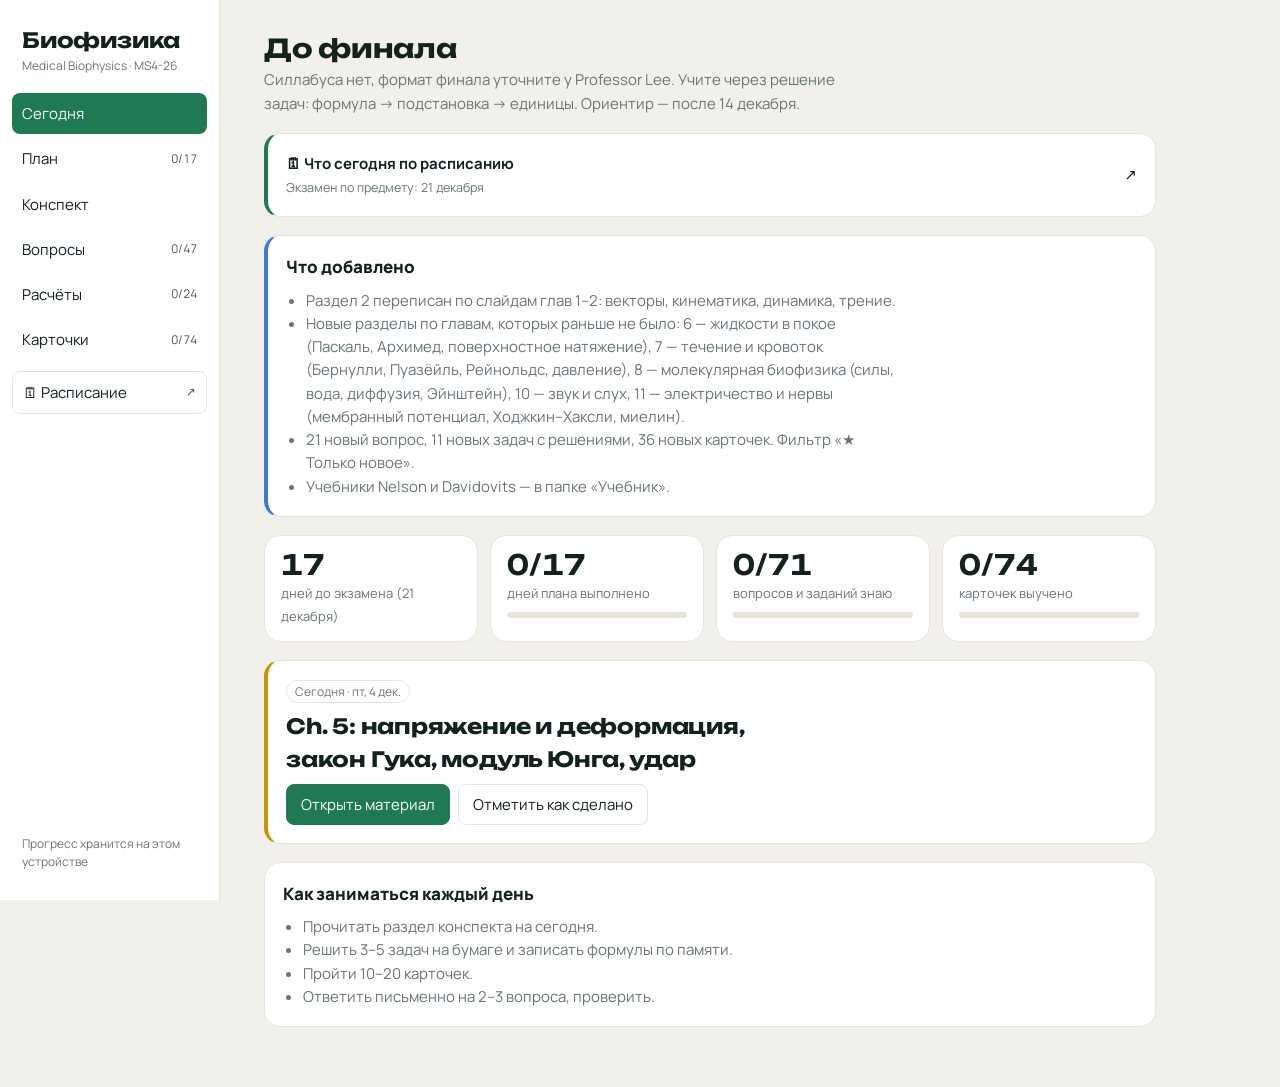
<file: s/phys.html>
<!DOCTYPE html>
<html lang="ru">
<head>
<meta charset="utf-8">
<meta name="viewport" content="width=device-width, initial-scale=1">
<title>Биофизика — финал (обновлено 18.11)</title>
<link rel="preconnect" href="https://fonts.googleapis.com">
<link rel="preconnect" href="https://fonts.gstatic.com" crossorigin>
<link href="https://fonts.googleapis.com/css2?family=IBM+Plex+Sans:wght@400;500;600&family=IBM+Plex+Serif:ital,wght@0,500;0,600;1,400;1,500&display=swap" rel="stylesheet">
<style>
:root{
  --bg:#eef1f4; --surface:#ffffff; --ink:#172031; --muted:#5b6678; --line:#d6dce4;
  --accent:#b0602a; --accent-ink:#ffffff; --bone:#b8922e; --good:#2f7d4f; --bad:#b33a3a; --new:#2c6db3;
  --font-display:"IBM Plex Serif", Georgia, serif; --font-body:"IBM Plex Sans", system-ui, -apple-system, "Segoe UI", sans-serif;
  --r:10px; color-scheme:light;
}
@media (prefers-color-scheme: dark){ :root:not([data-theme="light"]){
  --bg:#10151d; --surface:#18202b; --ink:#e6ebf2; --muted:#9aa6b8; --line:#2a3443;
  --accent:#f0a873; --accent-ink:#0c1a22; --bone:#d9b85a; --good:#5cbf86; --bad:#e07a7a; --new:#7fb0e8; color-scheme:dark; } }
*{box-sizing:border-box}
html,body{margin:0;height:100%}
body{background:var(--bg);color:var(--ink);font:15px/1.55 var(--font-body)}
h1,h2,h3{font-family:var(--font-display);font-weight:600;text-wrap:balance;margin:0}
h1{font-size:26px} h2{font-size:21px} h3{font-size:17px}
i,em,.lat{font-family:var(--font-display);font-style:italic}
button{font:inherit;cursor:pointer}
button:focus-visible,a:focus-visible,textarea:focus-visible,select:focus-visible{outline:2px solid var(--accent);outline-offset:2px}
.app{display:grid;grid-template-columns:220px 1fr;min-height:100%}
nav{background:var(--surface);border-right:1px solid var(--line);padding:20px 12px;display:flex;flex-direction:column;gap:4px;position:sticky;top:0;height:100vh}
nav .brand{padding:4px 10px 14px}
nav .brand small{display:block;color:var(--muted);font-size:12px}
nav a{display:flex;justify-content:space-between;align-items:center;padding:9px 10px;border-radius:8px;color:var(--ink);text-decoration:none}
nav a:hover{background:var(--bg)}
nav a.on{background:var(--accent);color:var(--accent-ink)}
nav a .n{font-size:12px;opacity:.75;font-variant-numeric:tabular-nums}
.save{margin-top:auto;font-size:12px;color:var(--muted);padding:8px 10px}
main{padding:28px clamp(16px,4vw,44px) 60px;max-width:980px;width:100%}
.view{display:none;flex-direction:column;gap:18px}
.view.on{display:flex}
.lead{color:var(--muted);max-width:68ch;margin:0}
.card{background:var(--surface);border:1px solid var(--line);border-radius:var(--r);padding:18px}
.tiles{display:grid;grid-template-columns:repeat(auto-fit,minmax(170px,1fr));gap:12px}
.tile{background:var(--surface);border:1px solid var(--line);border-radius:var(--r);padding:14px 16px}
.tile b{display:block;font:600 28px/1.1 var(--font-display);font-variant-numeric:tabular-nums}
.tile span{color:var(--muted);font-size:13px}
.bar{height:6px;background:var(--line);border-radius:4px;overflow:hidden;margin-top:8px}
.bar i{display:block;height:100%;background:var(--accent)}
.today{border-left:4px solid var(--bone)}
.btn{border:1px solid var(--line);background:var(--surface);color:var(--ink);padding:8px 14px;border-radius:8px;text-decoration:none}
.btn:hover{border-color:var(--accent)}
.btn.pri{background:var(--accent);border-color:var(--accent);color:var(--accent-ink)}
.btn.good{border-color:var(--good);color:var(--good)}
.btn.bad{border-color:var(--bad);color:var(--bad)}
.row{display:flex;gap:8px;flex-wrap:wrap;align-items:center}
.chip{font-size:12px;padding:2px 8px;border-radius:20px;border:1px solid var(--line);color:var(--muted);white-space:nowrap;text-decoration:none}
.chip.ok{border-color:var(--good);color:var(--good)} .chip.no{border-color:var(--bad);color:var(--bad)}
.chip.new,.newtag{border-color:var(--new);color:var(--new)}
.newtag{font:500 11px var(--font-body);border:1px solid;border-radius:20px;padding:1px 7px;margin-left:8px;vertical-align:middle}
.week h3{margin-bottom:8px}
.day{display:flex;gap:12px;align-items:flex-start;padding:9px 4px;border-top:1px solid var(--line)}
.day:first-of-type{border-top:0}
.day input{width:18px;height:18px;margin-top:3px;accent-color:var(--accent)}
.day label{flex:1}
.day .d{font-variant-numeric:tabular-nums;color:var(--muted);width:66px;flex:none}
.day.done label{color:var(--muted);text-decoration:line-through}
.day.is-today{background:color-mix(in srgb,var(--bone) 12%,transparent);border-radius:6px}
.toc{display:flex;flex-wrap:wrap;gap:6px}
.notes section{scroll-margin-top:16px}
.notes ul{padding-left:20px;margin:8px 0}
.notes li{margin:4px 0}
.tbl{overflow-x:auto}
table{border-collapse:collapse;width:100%;font-size:14px}
th,td{text-align:left;padding:7px 9px;border-bottom:1px solid var(--line);vertical-align:top}
th{color:var(--muted);font-weight:500;font-size:12px;text-transform:uppercase;letter-spacing:.04em}
pre{white-space:pre-wrap;font-family:var(--font-display);background:var(--bg);padding:12px;border-radius:8px}
.q{font:500 18px/1.45 var(--font-display)}
textarea{width:100%;min-height:110px;border:1px solid var(--line);border-radius:8px;padding:10px;background:var(--bg);color:var(--ink);font:inherit;resize:vertical}
.ans{border-left:3px solid var(--good);padding:8px 12px;background:color-mix(in srgb,var(--good) 8%,transparent);border-radius:0 8px 8px 0;white-space:pre-wrap}
.ai{border-left:3px solid var(--accent);padding:8px 12px;background:color-mix(in srgb,var(--accent) 8%,transparent);border-radius:0 8px 8px 0;white-space:pre-wrap}
select{font:inherit;padding:7px 10px;border-radius:8px;border:1px solid var(--line);background:var(--surface);color:var(--ink)}
.flash{min-height:220px;display:flex;flex-direction:column;justify-content:center;align-items:center;text-align:center;gap:10px;cursor:pointer;user-select:none}
.flash .front{font:500 26px/1.3 var(--font-display)}
.flash .front.it{font-style:italic}
.flash .back{display:none;gap:4px;flex-direction:column}
.flash.open .back{display:flex}
.flash .back b{font-size:19px}
.flash .back span{color:var(--muted)}
.hint{font-size:12px;color:var(--muted)}
@media (max-width:760px){
  .app{grid-template-columns:1fr}
  nav{position:sticky;top:0;height:auto;flex-direction:row;overflow-x:auto;padding:8px;z-index:2;border-right:0;border-bottom:1px solid var(--line)}
  nav .brand,.save{display:none}
  nav a{white-space:nowrap}
}
@media (prefers-reduced-motion:no-preference){ .bar i{transition:width .3s} }
</style>
<link href="https://fonts.googleapis.com/css2?family=Unbounded:wght@600;700&family=Manrope:wght@400;500;600;700;800&display=swap" rel="stylesheet">
<link rel="stylesheet" href="../theme.css">
</head>
<body>
<script type="application/json" id="state">{"days":{},"quiz":{},"cards":{}}</script>
<div class="app">
<nav aria-label="Разделы">
  <div class="brand"><h2>Биофизика</h2><small>Medical Biophysics · MS4-26</small></div>
  <a href="#today" data-v="today">Сегодня</a>
  <a href="#plan" data-v="plan">План <span class="n" id="n-plan"></span></a>
  <a href="#notes" data-v="notes">Конспект</a>
  <a href="#quiz" data-v="quiz">Вопросы <span class="n" id="n-quiz"></span></a>
  <a href="#cases" data-v="cases">Расчёты <span class="n" id="n-cases"></span></a>
  <a href="#cards" data-v="cards">Карточки <span class="n" id="n-cards"></span></a>
  <a href="https://claude.ai/artifact/2xwvVmubijirDWXwn1Ldpr" target="_blank" rel="noopener" class="ext" style="margin-top:6px;border:1px solid var(--line)">🗓 Расписание <span class="n">↗</span></a>
  <div class="save" id="save">Прогресс сохраняется</div>
</nav>
<main>

<section class="view" id="v-today">
  <div><h1>До финала</h1><p class="lead">Силлабуса нет, формат финала уточните у Professor Lee. Учите через решение задач: формула → подстановка → единицы. Ориентир — после 14 декабря.</p></div>
  <a class="card" href="https://claude.ai/artifact/2xwvVmubijirDWXwn1Ldpr" target="_blank" rel="noopener" style="display:flex;justify-content:space-between;align-items:center;text-decoration:none;color:inherit;border-left:4px solid var(--accent)"><span><b>🗓 Что сегодня по расписанию</b><br><small style="color:var(--muted)">Экзамен по предмету: 21 декабря</small></span><span>↗</span></a>
  <div class="card" style="border-left:4px solid var(--new)"><h3>Что добавлено</h3><ul class="lead" style="padding-left:20px;margin:8px 0 0"><li>Раздел 2 переписан по слайдам глав 1–2: векторы, кинематика, динамика, трение.</li><li>Новые разделы по главам, которых раньше не было: 6 — жидкости в покое (Паскаль, Архимед, поверхностное натяжение), 7 — течение и кровоток (Бернулли, Пуазёйль, Рейнольдс, давление), 8 — молекулярная биофизика (силы, вода, диффузия, Эйнштейн), 10 — звук и слух, 11 — электричество и нервы (мембранный потенциал, Ходжкин–Хаксли, миелин).</li><li>21 новый вопрос, 11 новых задач с решениями, 36 новых карточек. Фильтр «★ Только новое».</li><li>Учебники Nelson и Davidovits — в папке «Учебник».</li></ul></div>
  <div class="tiles" id="tiles"></div>
  <div class="card today" id="today-card"></div>
  <div class="card"><h3>Как заниматься каждый день</h3>
    <ul class="lead" style="padding-left:20px;margin:8px 0 0"><li>Прочитать раздел конспекта на сегодня.</li><li>Решить 3–5 задач на бумаге и записать формулы по памяти.</li><li>Пройти 10–20 карточек.</li><li>Ответить письменно на 2–3 вопроса, проверить.</li></ul></div>
</section>

<section class="view" id="v-plan">
  <div><h1>План по дням</h1><p class="lead">26 ноября — экзамен: полная подготовка по всем темам с нуля, 16 блоков. Расписание совпадает с разделом «Финалы» в Plastic Path.</p></div>
  <div id="plan"></div>
</section>

<section class="view notes" id="v-notes">
  <div><h1>Конспект</h1><p class="lead">По слайдам Professor Lee (главы 1–5, 7–13), лекции по ЭКГ Dr. Karimov и учебникам Davidovits и Nelson. Новые разделы отмечены «новое».</p></div>
  <div class="toc" id="toc"></div>
  <div id="notes" style="display:flex;flex-direction:column;gap:14px"></div>
</section>

<section class="view" id="v-quiz">
  <div><h1>Вопросы</h1><p class="lead">Напишите ответ, затем откройте ключ и отметьте, знали ли вы его. Кнопка «Проверить с Claude» оценит ваш ответ. Новые вопросы отмечены «новое».</p></div>
  <div class="row"><label for="q-filter">Тема</label><select id="q-filter"></select>
    <label><input type="checkbox" id="q-weak"> только «не знал»</label></div>
  <div class="card" id="quiz-card"></div>
</section>

<section class="view" id="v-cases">
  <div><h1>Расчётные задачи</h1><p class="lead">Задачи по формулам из лекций с решением. Решайте на бумаге, потом сверяйте; g = 9,8 m/s².</p></div>
  <div class="card" id="case-card"></div>
</section>

<section class="view" id="v-cards">
  <div><h1>Карточки</h1><p class="lead">Нажмите на карточку, чтобы перевернуть. «Знаю» убирает её из повторения.</p></div>
  <div class="row"><label for="c-mode">Показывать</label>
    <select id="c-mode"><option value="lat">English → русский + формула</option><option value="en">русский → English + формула</option></select>
    <label><input type="checkbox" id="c-weak" checked> только невыученные</label>
    <button class="btn" id="c-shuffle">Перемешать</button>
    <button class="btn" id="c-reset">Сбросить</button></div>
  <div class="card flash" id="flash" tabindex="0" role="button" aria-label="Перевернуть карточку"></div>
  <div class="row" style="justify-content:center"><button class="btn bad" id="c-no">Повторить</button><button class="btn good" id="c-yes">Знаю</button></div>
  <p class="hint" id="c-count" style="text-align:center"></p>
</section>

</main>
</div>

<script>
const PPS=(()=>{try{return window.parent!==window&&window.parent.PP_BRIDGE||null}catch(e){return null}})();
if(PPS&&!window.claude){try{window.claude=window.parent.claude}catch(e){}}
if(PPS)document.addEventListener('click',e=>{const a=e.target.closest('a[href*="2xwvVmubijirDWXwn1Ldpr"]');if(a){e.preventDefault();PPS.go('plan')}});
const TEMPLATE = '<!DOCTYPE html>\n' + document.documentElement.outerHTML;
const LSKEY = 'phys-final-v2';
let S; try{ S = JSON.parse(document.getElementById('state').textContent) }catch(e){ S={days:{},quiz:{},cards:{}} }
try{ const l = JSON.parse(localStorage.getItem(LSKEY)||'null'); if(l){ for(const k of ['days','quiz','cards']) S[k]=Object.assign({},l[k]||{},S[k]) } }catch(e){}
if(PPS){const r=PPS.get(LSKEY);if(r)for(const k of ['days','quiz','cards'])S[k]=Object.assign({},S[k]||{},r[k]||{})}

const PLAN = [
 {w:'Неделя 1 · 28 ноября', days:[
  ['2026-11-28','Ch. 1–2: векторы, кинематика, статика, рычаги, трение','n2']]},
 {w:'Неделя 2 · 30 ноября — 6 декабря', days:[
  ['2026-11-30','Ch. 3: поступательное движение — прыжок, полёт, бег, энергия мышц','n3'],
  ['2026-12-02','Ch. 4: вращение, момент инерции, маятник, ходьба и бег','n4'],
  ['2026-12-04','Ch. 5: напряжение и деформация, закон Гука, модуль Юнга, удар','n5'],
  ['2026-12-06','Ch. 7: давление, Паскаль, Архимед, поверхностное натяжение','n8']]},
 {w:'Неделя 3 · 8 декабря — 12 декабря', days:[
  ['2026-12-08','Ch. 8: Бернулли, Пуазёйль, Рейнольдс, давление крови','n8b'],
  ['2026-12-09','★ Тетрадь по биофизике, часть 1: единицы, механика, прочность, жидкости, кровоток','cases'],
  ['2026-12-12','Ch. 9: межмолекулярные силы, вода, диффузия','n8c']]},
 {w:'Неделя 4 · 18 декабря — 20 декабря', days:[
  ['2026-12-18','Вечер: Ch. 10–11 — законы термодинамики, энтропия, обмен веществ','n6'],
  ['2026-12-18','Вечер: Ch. 12 — звук, децибелы, слух, ультразвук','n8d'],
  ['2026-12-18','★ Тетрадь по биофизике, часть 2: молекулы, термо, звук, электричество, ЭКГ','cases'],
  ['2026-12-19','Ch. 13: мембранный потенциал, потенциал действия, миелин','n8e'],
  ['2026-12-19','ЭКГ: проводящая система, отведения, зубцы и интервалы','n7'],
  ['2026-12-19','Все расчётные задачи на бумаге','cases'],
  ['2026-12-20','Пробный экзамен по вопросам с тетрадью','quiz'],
  ['2026-12-20','Формулы и термины по карточкам','cards']]},
 {w:'Неделя 5 · 21 декабря', days:[
  ['2026-12-21','ЭКЗАМЕН: биофизика','quiz']]}
];

const NOTES = [
['n1','1. Введение',`<ul>
<li>Биофизика применяет законы физики к живым системам: механика тела, прочность тканей, жидкости и кровоток, тепло и энергия, звук, электричество нервов и сердца.</li>
<li>В лекции-введении: материя и её состояния, фундаментальные взаимодействия, телескоп James Webb, расширение Вселенной — закон Хаббла v = H₀·D, доплеровский сдвиг v ≈ c·Δλ/λ.</li>
<li><b>Mechanics:</b> statics (силы в равновесии), kinematics (движение без сил), kinetics (силы и моменты, вызывающие движение), fluid mechanics (кровоток), solid mechanics (кость).</li>
<li>Единицы СИ: сила — N = kg·m/s², энергия — J (1 Cal = 4,184 kJ), давление — Pa = N/m² (1 mmHg = 133 Pa), мощность — W = J/s, импульс — kg·m/s, момент — N·m.</li></ul>`],
['n2','★ 2. Ch. 1–2 — векторы, статика, рычаги, трение',`<ul>
<li><b>Тригонометрия:</b> sin θ = противолежащий / гипотенуза; cos θ = прилежащий / гипотенуза; tan θ = противолежащий / прилежащий.</li>
<li><b>Скаляр</b> — только величина (масса, время); <b>вектор</b> — величина и направление (сила, скорость). Сложение по правилу треугольника; разложение: Aₓ = A cos θ, Aᵧ = A sin θ.</li>
<li><b>Кинематика:</b> v = v₀ + at; x = v₀t + ½at²; v² − v₀² = 2ax. <b>Динамика:</b> F = ma; вес w = mg; работа W = Fd cos θ; KE = ½mv²; PE = mgh; мощность P = W/Δt.</li>
<li><b>Вращение:</b> τ = rF sin θ = Iα; I = Σmr²; момент импульса L = Iω.</li>
<li><b>Равновесие:</b> ΣF = 0 и Στ = 0. Момент силы τ = F·d (d — плечо).</li>
<li><b>Рычаги:</b> 1-го рода — ось между силой и грузом (голова на атланте); 2-го — груз между осью и силой (подъём на носки); 3-го — сила между осью и грузом (сгибание локтя бицепсом). Большинство рычагов тела — 3-го рода: проигрыш в силе, выигрыш в скорости и размахе.</li>
<li><b>Модель локтя:</b> F_мышцы · d_мышцы = W_груза · d_груза + W_предплечья · d_ц.м. → сила бицепса в разы больше веса груза.</li>
<li><b>Центр масс и устойчивость:</b> тело устойчиво, пока проекция центра масс внутри площади опоры.</li>
<li><b>Трение:</b> F_тр = μN; статическое μₛ больше кинетического μₖ. В суставах μ очень мало (≈ 0,003–0,01) благодаря синовиальной жидкости и хрящу.</li></ul>`],
['n3','3. Ch. 3 — поступательное движение',`<ul>
<li>v = Δx/Δt, a = Δv/Δt; v = v₀ + at; x = v₀t + ½at²; v² = v₀² + 2ax.</li>
<li><b>Вертикальный прыжок:</b> сила реакции опоры F = W + F_m (вес + сила мышц ног). Высота прыжка h = v²/2g.</li>
<li><b>Бросок / прыжок в длину:</b> дальность R = v²·sin2θ / g, максимум при θ = 45°: R = v²/g.</li>
<li><b>Падение в воздухе:</b> сопротивление растёт со скоростью; terminal velocity — когда суммарное ускорение = 0.</li>
<li><b>Энергия мышц при беге:</b> работа на одну ногу E₁ = mv²/2, на шаг E = mv². КПД мышц ≈ 20%.</li>
<li>Толкать стену — мышцы тратят энергию, но механическая работа = 0 (нет перемещения).</li></ul>`],
['n4','4. Ch. 4 — вращение',`<ul>
<li>Угловая скорость ω = Δθ/Δt; v = ωr; центростремительное ускорение a = v²/r = ω²r.</li>
<li><b>Момент инерции</b> I = Σmr² (вращательная «масса»); тонкий стержень вокруг конца I = ml²/3. Кинетическая энергия вращения E = ½Iω².</li>
<li><b>Поворот:</b> центростремительная сила F = mv²/R даётся трением; на вираже наклон тела: tan θ = v²/(gR).</li>
<li><b>Маятник:</b> простой T = 2π√(L/g); нога как тонкий стержень T = 2π√(2L/3g). Частота f = 1/T.</li>
<li>Гармоническое движение: x = A sin ωt; v_max = Aω, a_max = Aω².</li>
<li><b>Ходьба и бег:</b> в беге есть фаза полёта; PWS — самая удобная скорость ходьбы, PTS — скорость перехода на бег. Энергия бега E = kvⁿ.</li></ul>`],
['n5','5. Ch. 5 — упругость и прочность',`<ul>
<li><b>Напряжение</b> S = F/A (Pa); <b>деформация</b> St = Δl/l; <b>закон Гука</b> S = Y·St (Y — модуль Юнга). Как пружина: F = kΔl, k = YA/l.</li>
<li>Виды нагрузки: растяжение, сжатие, изгиб, сдвиг, кручение. Упругое тело возвращает форму; после предела текучести — пластическая деформация; хрупкое разрушается.</li>
<li><b>Энергия деформации:</b> E = ½kΔl² = ½(YA/l)Δl². На пределе прочности Δl = S_B·l / Y.</li>
<li><b>Кость:</b> компактная и губчатая; быстрая нагрузка — кость прочнее (вязкоупругость). Сухожилия и связки — вязкоупругие, «toe region» из-за волнистых коллагеновых волокон.</li>
<li><b>Удар:</b> средняя сила F = Δp/Δt = m(v_f − v_i)/Δt. Чем дольше удар (мягкое приземление, подушка безопасности), тем меньше сила.</li>
<li><b>Падение:</b> v = √(2gh) → F = m√(2gh)/Δt. Опасная высота прыжка на пятки (A ≈ 2 cm², Δt = 10⁻² s, 70 kg) ≈ 42 cm.</li>
<li><b>Подушка безопасности:</b> F = mv²/(2s), s — путь торможения. <b>Хлыстовая травма:</b> F = S_B·A = Δ(mv)/Δt.</li></ul>`],
['n8','★ 6. Ch. 7 — жидкости в покое',`<ul>
<li><b>Жидкости</b> (газы и жидкости) текут и принимают форму сосуда; характеризуются давлением, выталкивающей силой и поверхностным натяжением. Вода — основная часть массы тела.</li>
<li><b>Давление</b> P = F/A (Pa); гидростатическое P₂ − P₁ = ρgh. 1 torr = 1 mmHg = 13,5 mm водного столба = 133 Pa.</li>
<li><b>Закон Паскаля:</b> давление в замкнутой несжимаемой жидкости передаётся одинаково во все стороны: F₁/A₁ = F₂/A₂; механический выигрыш M = A₂/A₁ (гидравлика).</li>
<li><b>Гидростатический скелет</b> (дождевой червь, актиния): замкнутый цилиндр с жидкостью; давление P = f_M / r = S·A_M / r уравновешивается кольцевыми мышцами.</li>
<li><b>Закон Архимеда:</b> F_B = ρ_ж·g·V (вес вытесненной жидкости). Животное плавает, если его средняя плотность меньше плотности воды; рыбы меняют плотность плавательным пузырём, каракатица — пористой костью (0,62 g/cm³).</li>
<li><b>Поверхностное натяжение</b> T = F/L (N/m): у поверхности на молекулы действует результирующая сила внутрь. Adhesion (жидкость–стенка) &gt; cohesion → жидкость поднимается.</li>
<li><b>Капилляр:</b> h = 2T cos θ / (Rρg). <b>Капля / альвеола:</b> ΔP = 2T/R (закон Лапласа) — поэтому сурфактант в лёгких снижает T и не даёт мелким альвеолам спадаться.</li>
<li><b>Водомерка:</b> вес держит вертикальная составляющая поверхностного натяжения W = L·T·sin θ.</li></ul>`],
['n8b','★ 7. Ch. 8 — движение жидкостей и кровоток',`<ul>
<li><b>Уравнение непрерывности:</b> Q = A·v = const (несжимаемая жидкость) → в сужении скорость растёт.</li>
<li><b>Бернулли</b> (идеальная жидкость): P + ½ρv² + ρgh = const. При стенозе v растёт → давление на стенку падает → артерия может временно спадаться (флаттер), что повреждает стенку.</li>
<li><b>Вязкость</b> η (Pa·s) — сопротивление течению; сдвиговое напряжение = η·dv/dr. Профиль скорости в сосуде параболический, на стенке v = 0.</li>
<li><b>Закон Пуазёйля</b> (ламинарный поток): Q = πR⁴ΔP / (8ηL); сопротивление Re = 8ηL / (πR⁴). Радиус в 4-й степени: сужение сосуда вдвое → поток падает в 16 раз.</li>
<li><b>Число Рейнольдса</b> Rₙ = ρvR / η (безразмерное, R — характерный размер; для сосуда берут диаметр): малое — ламинарный поток (тихий), большое (&gt; ~2000) — турбулентный, с шумами (шумы при пороках и стенозах). Кит Rₙ ≈ 3 × 10⁸, бактерия ≈ 3 × 10⁻⁵ — для бактерий важна только вязкость.</li>
<li><b>Давление крови:</b> норма 120/80 mmHg (систолическое / диастолическое). BP = Q × Re; сердечный выброс Q = HR × SV (ударный объём).</li>
<li><b>Артериосклероз:</b> бляшки сужают просвет (стеноз) и уменьшают эластичность; собственная частота стенки падает до нескольких сотен Гц → вибрация, дальнейшее повреждение.</li>
<li><b>Мощность сердца:</b> P_H = Q × (ΔP + ½ρv²) — энергия на единицу объёма крови × объёмный поток.</li>
<li>Плавание микроорганизмов и вращение жгутика бактерии — при малом Rₙ движение возможно только за счёт асимметрии гребков (разное трение вперёд и назад).</li></ul>`],
['n8c','★ 8. Ch. 9 — молекулярная биофизика',`<ul>
<li><b>Конформация молекул</b> (рибосома, белки, ДНК) определяется взаимодействиями: ковалентные связи (bonding energy) и нековалентные (non-bonding) — электростатические, водородные, ван-дер-ваальсовы, гидрофобные.</li>
<li><b>Кулон:</b> F = k·q₁q₂/r²; между молекулами — взаимодействия зарядов, диполей и индуцированных диполей.</li>
<li><b>Лондоновские (дисперсионные) силы:</b> мгновенный диполь индуцирует диполь у соседа → притяжение даже у неполярных атомов; на очень малых расстояниях — отталкивание (перекрытие электронных облаков). Поляризуемость — склонность облака к искажению.</li>
<li><b>Водородная связь:</b> расстояние H…A меньше суммы ван-дер-ваальсовых радиусов. Вода: у каждой молекулы 4 соседа; лёд — сетка H-связей с полостями → лёд легче воды. Жидкая вода локально упорядочена (до ~8 Å), структуры обновляются за 10⁻¹⁶–10⁻⁴ s.</li>
<li><b>Гидрофильность:</b> полярные и заряженные группы сильно взаимодействуют с диполями воды; в электролитах противоионы экранируют заряды (screening).</li>
<li><b>Броуновское движение и случайное блуждание:</b> ⟨x⟩ = 0, ⟨x²⟩ = NL² = 2Dt (1D); в 2D ⟨r²⟩ = 4Dt, в 3D = 6Dt. D = L²/2Δt — коэффициент диффузии (m²/s).</li>
<li><b>Трение в вязкой среде:</b> F = ξv; Стокс ξ = 6πηR. <b>Соотношение Эйнштейна:</b> D = k_B T / ξ → D = k_B T / (6πηR): мелкие молекулы диффундируют быстрее.</li>
<li>Трение стирает направленное движение, диффузия — «память» о положении; оба процесса необратимы (ΔS &gt; 0).</li></ul>`],
['n6','9. Ch. 10–11 — термодинамика',`<ul>
<li><b>1-й закон:</b> энергия сохраняется. ΔU = Q − W (Q &gt; 0 — тепло подведено; W &gt; 0 — работу совершает система). Тело не «тратит» энергию, а превращает её; при постоянной внутренней энергии: поступление = теплопотери + работа.</li>
<li>Тепло тела ΔQ = c·m·ΔT. КПД тепловой машины = 1 − T₂/T₁.</li>
<li><b>2-й закон:</b> самопроизвольно система идёт от порядка к беспорядку, ΔS &gt; 0. Живое поддерживает порядок за счёт «качественной» свободной энергии пищи.</li>
<li><b>Энтропия и информация:</b> число состояний Ω = Mᴺ (монеты 2ᴺ); информация I = log₂Ω бит; Шеннон H = −KΣPᵢ ln Pᵢ; Больцман S = k_B ln Ω.</li>
<li>Стабильность ДНК: энергия связи ≈ 2,4 × 10⁻¹⁹ J, примерно в 60 раз больше тепловой — поэтому спонтанные мутации редки.</li>
<li><b>Фракталы:</b> самоподобие; размерность D = log N / log S (кривая Коха 1,26; лёгкие 2,97; мозг 2,79). <b>Хаос:</b> детерминированный, но чувствительный к начальным условиям (эффект бабочки); здоровые сердце и походка имеют хаотичную вариабельность.</li>
<li><b>Ch. 11:</b> площадь тела = 0,202·M^0,425·H^0,725; основной обмен ∝ M^3/4 (Kleiber), удельный ∝ M^−1/4.</li></ul>`],
['n8d','★ 10. Ch. 12 — звук и слух',`<ul>
<li><b>Волна</b> переносит энергию без переноса вещества. Продольная — колебания вдоль направления (звук = волна давления); поперечная — перпендикулярно (свет, струна).</li>
<li><b>Параметры:</b> амплитуда A, длина волны λ, период T, частота f = 1/T (Hz), скорость v = fλ; волновое число k = 2π/λ, ω = 2πf; y = A sin(kx ± ωt).</li>
<li><b>Скорость звука</b> v = √(B/ρ), B — модуль объёмного сжатия (≈ 343 m/s в воздухе, ≈ 1500 m/s в воде и мягких тканях).</li>
<li><b>Интенсивность</b> I = P/A (W/m²) = P₀² / (2ρv). <b>Уровень</b> β = 10 log(I/I₀) dB, I₀ = 10⁻¹² W/m² (10⁻¹⁶ W/cm²) — порог слышимости.</li>
<li><b>Стоячая волна и резонанс:</b> fₙ = nv / 2L. Слуховой проход (2,5 см) резонирует около 3000 Hz. Интерференция: конструктивная (Δφ = 2πn), деструктивная (Δφ = 2π(n + ½)); биения f_b = |f₁ − f₂|.</li>
<li><b>Акустический импеданс</b> z = ρv; на границе воздух/вода 99,9% звука отражается — поэтому при УЗИ нужен гель.</li>
<li><b>Слух:</b> 20–20 000 Hz (лучше всего 200–2000 Hz). Усиление давления: слуховой проход ×2, барабанная перепонка ×30 (площадь), косточки ×2. Громкость ~ интенсивность, высота тона ~ частота, тембр ~ форма волны.</li>
<li><b>Ультразвук</b> &gt; 20 kHz (собаки до 50, кошки до 60, летучие мыши и киты до 120 kHz): УЗИ, дробление камней почек, эхолокация d = vt/2; инфразвук &lt; 20 Hz.</li></ul>`],
['n8e','★ 11. Ch. 13 — электричество и нервы',`<ul>
<li><b>Закон Кулона</b> F = k·q₁q₂/r², k = 8,99 × 10⁹ N·m²/C²; e = 1,60 × 10⁻¹⁹ C. Поле E = F/q (N/C = V/m); потенциал V = W/q (J/C = V).</li>
<li><b>Ток</b> I = ΔQ/Δt (A); <b>закон Ома</b> V = IR; R = ρL/A, проводимость g = 1/R = σA/L (S); мощность P = IV = I²R. <b>Ёмкость</b> C = Q/V = ε₀A/d (F); энергия конденсатора E = ½CV².</li>
<li><b>Нервная система:</b> ~10¹⁰ нейронов. Внутри клетки больше K⁺, снаружи больше Na⁺; мембрана 5–10 nm, проницаема в покое в основном для K⁺.</li>
<li><b>Потенциал покоя</b> ≈ −70 mV (внутри отрицательно), близок к равновесному потенциалу K⁺. <b>Nernst:</b> ΔV = (k_B T / q) ln(c₁/c₂). Na⁺/K⁺-АТФаза постоянно поддерживает градиенты.</li>
<li><b>Потенциал действия:</b> деполяризация (открытие Na⁺-каналов) → реполяризация (K⁺) → распространение по аксону со скоростью до 100 m/s.</li>
<li><b>Модель Ходжкина–Хаксли:</b> I = C_m dV/dt + g_K(V − V_K) + g_Na(V − V_Na) + g_L(V − V_L) — мембрана как конденсатор + три проводимости.</li>
<li><b>Кабельная теория:</b> пассивный сигнал затухает V = V₀ e^(−x/λ), λ = 1/√(2r·g_m). Немиелинизированный аксон λ ≈ 0,8 mm (через 0,8 mm остаётся 37%); миелинизированный λ ≈ 16 mm (за сегмент 2 mm теряется 13%).</li>
<li><b>Миелин</b> — изолятор; каналы только в перехватах Ранвье → сальтаторное проведение, намного быстрее.</li></ul>`],
['n7','12. ЭКГ',`<ul>
<li>ЭКГ — запись разности потенциалов на поверхности тела при распространении возбуждения по сердцу. Willem Einthoven — треугольник, 3 стандартных отведения, названия зубцов P–T.</li>
<li><b>Свойства сердца:</b> автоматизм, возбудимость, рефрактерность, проводимость, сократимость. ЭКГ отражает все, кроме сократимости (её оценивает ЭхоКГ).</li>
<li><b>Водители ритма:</b> SA-узел 60–80/мин (1-й порядок), AV-соединение 40–60 (2-й), His–Purkinje 20–40 (3-й). AV-узел создаёт физиологическую задержку.</li>
<li><b>Проводящая система:</b> SA → межузловые тракты (Bachmann) → AV-узел → пучок Гиса → правая и левая ножки → волокна Пуркинье.</li>
<li><b>Диполь:</b> деполяризация — наружная поверхность становится отрицательной, идёт от эндокарда к эпикарду; реполяризация — обратно. Вектор к «+» электроду → положительный зубец.</li>
<li><b>12 отведений:</b> 3 стандартных (I: L+ R−; II: F+ R−; III: F+ L−) + 3 усиленных aVR, aVL, aVF (Goldberger) + 6 грудных V1–V6 (Wilson). Чёрный провод — правая нога.</li></ul>
<div class="tbl"><table><tr><th>Элемент</th><th>Что отражает</th><th>Норма</th></tr>
<tr><td>P</td><td>деполяризация предсердий</td><td>≤ 0,10 s, 1,5–2,5 mm</td></tr>
<tr><td>PQ interval</td><td>от начала возбуждения предсердий до желудочков</td><td>0,12–0,20 s</td></tr>
<tr><td>QRS</td><td>деполяризация желудочков</td><td>≤ 0,10 s (0,07–0,09)</td></tr>
<tr><td>ST</td><td>желудочки полностью возбуждены</td><td>на изолинии ± 0,5 mm</td></tr>
<tr><td>T</td><td>реполяризация желудочков</td><td>в aVR всегда отрицательный</td></tr>
<tr><td>QT</td><td>электрическая систола</td><td>≈ 0,36–0,45 s, зависит от ЧСС (формула Bazett)</td></tr></table></div>
<p class="hint">Правило «0,10 с»: P, сегмент PQ и QRS — около 0,10 s каждый. ЧСС = 60 / RR (в секундах).</p>`]
];

const QUIZ = [
['Механика','What is the difference between kinetics and kinematics?','Kinetics studies the causes of motion (forces); kinematics describes position, velocity and acceleration without considering forces/mass.'],
['Механика','State the conditions of static equilibrium.','The sum of all forces is zero (ΣF = 0) and the sum of all torques is zero (Στ = 0).'],
['Механика','Name the three classes of levers with a body example of each. Which is most common?','1st class — fulcrum between effort and load (head on the atlas); 2nd — load between fulcrum and effort (standing on tiptoe); 3rd — effort between fulcrum and load (biceps flexing the elbow). 3rd class is most common.'],
['Механика','Why is the biceps force much larger than the weight held in the hand?','The biceps inserts close to the elbow (short lever arm) while the load is far away; torque balance F·d_muscle = W·d_load requires a large muscle force.'],
['Механика','In a vertical jump, what is the reaction force from the ground?','F = W + F_m: the body weight plus the force generated by the leg muscles.'],
['Механика','At which angle is the range of a projectile maximal? Give the formula.','45°; R = v²·sin2θ / g, so R_max = v²/g.'],
['Механика','What is terminal velocity?','The constant speed of a falling body when air resistance equals weight, so the net acceleration is zero.'],
['Механика','Pushing against a wall: is work done? Why do you get tired?','No mechanical work (no displacement), but muscles still consume metabolic energy to keep contracting.'],
['★ Механика','Distinguish scalar and vector quantities and give examples.','Scalar — magnitude only (mass, time, energy); vector — magnitude and direction (force, velocity, acceleration, displacement).'],
['★ Механика','What is friction and why is friction in joints so low?','A force opposing sliding, F = μN; static μ > kinetic μ. Synovial fluid and smooth articular cartilage make μ in joints very small (~0.003–0.01).'],
['Вращение','Define moment of inertia. What is it for a thin rod rotating about its end?','Rotational analogue of mass, I = Σmr²; for a thin rod about its end I = ml²/3.'],
['Вращение','Give the period of a simple pendulum and of a leg modeled as a thin rod.','T = 2π√(L/g); leg (rod): T = 2π√(2L/3g).'],
['Вращение','Why must a runner lean inward on a curved track?','To provide centripetal force mv²/R; the lean angle satisfies tan θ = v²/(gR).'],
['Упругость','Define stress, strain and Young’s modulus. State Hooke’s law.','Stress S = F/A; strain = Δl/l; Hooke’s law: within the elastic region stress is proportional to strain, S = Y·strain, Y = Young’s modulus.'],
['Упругость','Distinguish elastic, plastic and brittle behaviour.','Elastic — returns to original shape; plastic — permanent deformation after the yield point; brittle — breaks with little deformation.'],
['Упругость','What is viscoelasticity? Give an example in the body.','Mechanical response depends on the rate of loading (time-dependent); tendons, ligaments and bone — e.g. bone is stronger under fast loading.'],
['Упругость','Why do airbags and bending the knees on landing reduce injury?','Average impact force F = Δp/Δt; increasing collision time or stopping distance reduces the force.'],
['★ Жидкости','State Pascal’s principle and give the mechanical advantage of a hydraulic system.','Pressure applied to a confined incompressible fluid is transmitted equally in all directions; F₁/A₁ = F₂/A₂, advantage M = A₂/A₁.'],
['★ Жидкости','State Archimedes’ principle. How do fish control their depth?','Buoyant force equals the weight of displaced fluid, F_B = ρ_f·g·V. Fish change their average density with a swim bladder (cuttlefish — porous bone).'],
['★ Жидкости','Define surface tension. What is the pressure inside a drop or alveolus and why is surfactant important?','T = F/L — force along the surface per unit length. ΔP = 2T/R (Laplace): smaller radius → higher pressure; surfactant lowers T so small alveoli do not collapse.'],
['★ Жидкости','What determines the capillary rise of a liquid?','h = 2T cos θ / (Rρg): higher for larger surface tension, better wetting (adhesion > cohesion) and narrower tube.'],
['★ Кровоток','State Bernoulli’s equation and explain what happens in a stenosed artery.','P + ½ρv² + ρgh = const. In a narrowing v increases (continuity), so lateral pressure falls; the artery may briefly collapse and flutter, damaging the wall.'],
['★ Кровоток','State Poiseuille’s law. What happens to flow if the vessel radius halves?','Q = πR⁴ΔP / (8ηL); resistance = 8ηL/(πR⁴). Halving R reduces flow 16-fold at the same pressure.'],
['★ Кровоток','What is the Reynolds number and what does it tell about blood flow?','Rₙ = ρvR/η (dimensionless, R — characteristic size). Low → laminar, quiet flow; high (> ~2000) → turbulent flow with murmurs, a sign of abnormalities.'],
['★ Кровоток','How are blood pressure, cardiac output and resistance related? Give normal BP.','BP = Q × Re; cardiac output Q = HR × stroke volume. Normal 120/80 mmHg (systolic/diastolic).'],
['★ Молекулы','What are London dispersion forces?','Attraction between nonpolar atoms/molecules caused by an instantaneous dipole inducing a dipole in a neighbour; depends on polarizability; at very short distance repulsion dominates.'],
['★ Молекулы','Why is ice less dense than water?','In ice each molecule forms 4 hydrogen bonds in an open tetrahedral network with large cavities; liquid water is more compact.'],
['★ Молекулы','Describe the random walk and the diffusion coefficient. What is the Einstein relation?','⟨x⟩ = 0, ⟨x²⟩ = NL² = 2Dt (1D), 4Dt (2D), 6Dt (3D). Einstein: D = k_B T / ξ; with Stokes ξ = 6πηR → D = k_B T / (6πηR).'],
['Термодинамика','State the first law of thermodynamics and its meaning for the body.','ΔU = Q − W; energy is conserved. The body converts food energy into heat and work; with constant internal energy, intake = heat loss + work.'],
['Термодинамика','State the second law. How can living organisms stay ordered?','Spontaneous processes increase entropy (order → disorder). Organisms keep local order by consuming high-quality (free) energy from food, increasing total entropy.'],
['Термодинамика','How are entropy and information related?','Entropy S = k_B ln Ω measures the number of microstates/disorder; Shannon information H = −KΣPᵢ ln Pᵢ has the same form.'],
['Термодинамика','What is a fractal and its fractal dimension? Give body examples.','A self-similar structure repeating at different scales; D = log N / log S. Lungs (≈2.97), brain surface (≈2.79), blood vessels.'],
['Термодинамика','What is chaos in a physical system and why is it useful in medicine?','Deterministic but highly sensitive to initial conditions (butterfly effect), long-term unpredictable. Healthy heartbeat and gait show chaotic variability, allowing quick adaptation.'],
['★ Звук','Compare longitudinal and transverse waves. Which is sound?','Longitudinal — particles vibrate along the direction of travel (sound, a pressure wave); transverse — perpendicular (light, string).'],
['★ Звук','Define intensity and the decibel scale.','I = power/area (W/m²) = P₀²/(2ρv); β = 10 log(I/I₀) dB with I₀ = 10⁻¹² W/m², the hearing threshold.'],
['★ Звук','What is acoustic impedance and why is gel used in ultrasound?','z = ρv; a large impedance mismatch (air/tissue) reflects almost all sound (99.9% at air/water), so gel removes the air layer.'],
['★ Звук','How does the ear amplify sound pressure? What is the human hearing range?','Ear canal resonance (~3000 Hz) ×2, eardrum-to-oval-window area ratio ×30, ossicle lever ×2. Range 20–20 000 Hz, best 200–2000 Hz.'],
['★ Нервы','Why is the resting membrane potential negative and what is its value?','≈ −70 mV: high K⁺ inside, high Na⁺ outside, resting membrane mainly permeable to K⁺, so the potential is close to the K⁺ equilibrium (Nernst) potential; Na⁺/K⁺-ATPase maintains gradients.'],
['★ Нервы','Write the Hodgkin–Huxley membrane current equation and name its parts.','I = C_m dV/dt + g_K(V − V_K) + g_Na(V − V_Na) + g_L(V − V_L): membrane capacitance plus K, Na and leak conductances.'],
['★ Нервы','Why do myelinated axons conduct faster?','Myelin insulates (low membrane conductance) → length constant λ ≈ 16 mm vs 0.8 mm; channels only at nodes of Ranvier → saltatory conduction.'],
['ЭКГ','What is an ECG and who founded it?','A recording of body-surface potential differences from the spreading excitation of the heart; Willem Einthoven (Nobel Prize).'],
['ЭКГ','Name the five properties of the heart. Which one does the ECG not show?','Automaticity, excitability, refractoriness, conductivity, contractility; the ECG does not reflect contractility (assessed by echocardiography).'],
['ЭКГ','Name the pacemakers of the heart and their rates.','SA node 60–80/min (1st order); AV junction 40–60/min (2nd); His bundle branches and Purkinje fibres 20–40/min (3rd).'],
['ЭКГ','Describe the conduction pathway of the heart.','SA node → internodal tracts / Bachmann’s bundle → AV node (delay) → bundle of His → right and left bundle branches → Purkinje fibres → myocardium.'],
['ЭКГ','How many ECG leads are there? Name them.','12: three standard (I, II, III), three augmented (aVR, aVL, aVF), six chest (V1–V6).'],
['ЭКГ','What does each ECG element reflect: P, PQ, QRS, ST, T, QT?','P — atrial depolarization; PQ — conduction through AV junction; QRS — ventricular depolarization; ST — ventricles fully excited; T — ventricular repolarization; QT — electrical systole.'],
['ЭКГ','Give normal durations: P, PQ interval, QRS, QT.','P ≤ 0.10 s; PQ 0.12–0.20 s; QRS ≤ 0.10 s; QT ≈ 0.36–0.45 s (rate-dependent).']
];

const CASES = [
['A ball (or athlete) leaves the ground at 3 m/s at 45°. What is the range? (g = 9.8)','R = v²/g = 9 / 9.8 ≈ 0.92 m.'],
['A jumper takes off vertically at 4 m/s. How high does the center of mass rise?','h = v²/2g = 16 / 19.6 ≈ 0.82 m.'],
['A leg 0.9 m long swings as a thin rod. What is its natural period?','T = 2π√(2L/3g) = 2π√(1.8/29.4) ≈ 1.55 s.'],
['A 2 kg weight is held 0.35 m from the elbow; the biceps inserts 0.04 m from the elbow. Ignoring the forearm weight, what is the biceps force?','F·0.04 = 2 × 9.8 × 0.35 → F = 6.86 / 0.04 ≈ 172 N (about 9× the load).'],
['A tendon 0.2 m long with area 0.5 cm² stretches 1 mm under 500 N. Find stress, strain and Young’s modulus.','S = 500 / 0.5×10⁻⁴ = 1.0×10⁷ Pa; strain = 0.001/0.2 = 0.005; Y = 1.0×10⁷ / 0.005 = 2.0×10⁹ Pa.'],
['A 70 kg passenger moving at 20 m/s is stopped by an airbag over 0.3 m. Average force?','F = mv²/(2s) = 70 × 400 / 0.6 ≈ 4.7×10⁴ N.'],
['A 70 kg person jumps from 1 m and stops in 0.01 s. Average impact force?','v = √(2gh) = 4.43 m/s; Δp = 310 kg·m/s; F = 310 / 0.01 = 3.1×10⁴ N.'],
['A system receives 500 J of heat and does 200 J of work. Change in internal energy?','ΔU = Q − W = 500 − 200 = 300 J.'],
['The body (310 K) works as a heat engine releasing heat at 293 K. Maximum efficiency?','1 − T₂/T₁ = 1 − 293/310 ≈ 0.055 (5.5%) — so muscles cannot work as heat engines.'],
['How many microstates do 3 coins have and how many bits of information?','Ω = 2³ = 8; I = log₂8 = 3 bits.'],
['The Koch curve has N = 4 pieces at scale S = 3. Fractal dimension?','D = log 4 / log 3 ≈ 1.26.'],
['Body surface area of a person 70 kg, 1.75 m?','0.202 × 70^0.425 × 1.75^0.725 ≈ 1.84 m².'],
['On an ECG the RR interval is 0.8 s. Heart rate?','HR = 60 / 0.8 = 75 beats/min.'],
['★ What is the pressure difference between the top of the head and the feet of a standing person 1.8 m tall? (ρ blood = 1060 kg/m³)','ΔP = ρgh = 1060 × 9.8 × 1.8 ≈ 1.87 × 10⁴ Pa ≈ 140 mmHg.'],
['★ A hydraulic lift has pistons of 2 cm² and 200 cm². What force on the small piston lifts 1000 N?','F₁ = F₂·A₁/A₂ = 1000 × 2/200 = 10 N (advantage 100).'],
['★ Water (T = 0.073 N/m, θ = 0) rises in a glass capillary of radius 0.1 mm. Height?','h = 2T/(Rρg) = 2 × 0.073 / (1×10⁻⁴ × 1000 × 9.8) ≈ 0.15 m.'],
['★ An artery narrows to half its radius (same pressure drop). How does flow change? How does velocity in the narrowing change (same flow)?','Poiseuille: Q ∝ R⁴ → flow falls to 1/16. Continuity: area falls to 1/4 → velocity rises 4×.'],
['★ Calculate the Reynolds number of a 1 μm bacterium swimming at 30 μm/s in water (η = 10⁻³ Pa·s).','Rₙ ≈ ρvR/η = 1000 × 3×10⁻⁵ × 1×10⁻⁶ / 10⁻³ ≈ 3 × 10⁻⁵ ≪ 1 — viscous forces dominate.'],
['★ Heart rate 70 bpm, stroke volume 70 mL. Cardiac output?','Q = HR × SV = 70 × 0.070 = 4.9 L/min.'],
['★ Sound intensity is 10⁻⁶ W/m². Sound level in dB? What if it increases 100 times?','β = 10 log(10⁻⁶/10⁻¹²) = 60 dB; ×100 → +20 dB = 80 dB.'],
['★ An ultrasound pulse (v = 1540 m/s) returns from an organ after 130 μs. Depth?','d = vt/2 = 1540 × 1.3×10⁻⁴ / 2 ≈ 0.10 m (10 cm).'],
['★ A string 0.5 m long carries waves at 200 m/s. Fundamental frequency and 2nd harmonic?','f₁ = v/2L = 200 / 1.0 = 200 Hz; f₂ = 400 Hz.'],
['★ A membrane has C = 1 μF/cm²; resting potential −70 mV. Charge per cm²?','Q = CV = 1×10⁻⁶ × 0.070 = 7 × 10⁻⁸ C/cm².'],
['★ In a non-myelinated axon λ = 0.8 mm. What fraction of a passive signal remains after 1.6 mm?','V/V₀ = e^(−x/λ) = e^(−2) ≈ 0.14 (14%).']
];

const CARDS = [
['kinetics / kinematics','кинетика (силы) / кинематика (движение)',''],['torque','момент силы','τ = F·d'],['lever (3rd class)','рычаг 3-го рода','сила между осью и грузом'],['center of mass','центр масс',''],['equilibrium','равновесие','ΣF = 0, Στ = 0'],['projectile range','дальность полёта','R = v²sin2θ / g'],['terminal velocity','предельная скорость падения','ускорение = 0'],['moment of inertia','момент инерции','I = Σmr²'],['angular velocity','угловая скорость','ω = Δθ/Δt'],['centripetal force','центростремительная сила','F = mv²/R'],['pendulum period','период маятника','T = 2π√(L/g)'],['stress','напряжение','S = F/A'],['strain','относительная деформация','Δl / l'],['Young’s modulus','модуль Юнга','Y = S / strain'],['Hooke’s law','закон Гука','F = kΔl'],['yield strength','предел текучести',''],['viscoelasticity','вязкоупругость',''],['impulse','импульс силы','F·Δt = Δp'],['first law of thermodynamics','первый закон термодинамики','ΔU = Q − W'],['second law','второй закон','ΔS > 0'],['entropy','энтропия','S = k_B ln Ω'],['Shannon information','информация Шеннона','H = −KΣP ln P'],['fractal dimension','фрактальная размерность','D = log N / log S'],['chaos','хаос (детерминированный)','эффект бабочки'],['basal metabolic rate','основной обмен','∝ M^3/4'],['automaticity','автоматизм',''],['refractoriness','рефрактерность',''],['SA node','синусовый узел','60–80 / min'],['AV node','атриовентрикулярный узел','задержка; 40–60 / min'],['bundle of His','пучок Гиса',''],['Purkinje fibres','волокна Пуркинье','20–40 / min'],['depolarization','деполяризация','поверхность становится −'],['repolarization','реполяризация',''],['lead (ECG)','отведение','12 отведений'],['P wave','зубец P','предсердия, ≤ 0.10 s'],['PQ interval','интервал PQ','0.12–0.20 s'],['QRS complex','комплекс QRS','желудочки, ≤ 0.10 s'],['T wave','зубец T','реполяризация желудочков'],['QT interval','интервал QT','электрическая систола'],
['friction','трение','F = μN'],['vector / scalar','вектор / скаляр',''],['pressure','давление','P = F/A'],['hydrostatic pressure','гидростатическое давление','ΔP = ρgh'],['Pascal’s principle','закон Паскаля','F₁/A₁ = F₂/A₂'],['buoyant force','выталкивающая сила','F_B = ρgV'],['surface tension','поверхностное натяжение','T = F/L'],['Laplace law (drop)','закон Лапласа','ΔP = 2T/R'],['capillary rise','капиллярный подъём','h = 2T cos θ/(Rρg)'],['continuity equation','уравнение непрерывности','Q = Av'],['Bernoulli’s equation','уравнение Бернулли','P + ½ρv² + ρgh = const'],['viscosity','вязкость','η, Pa·s'],['Poiseuille’s law','закон Пуазёйля','Q = πR⁴ΔP/(8ηL)'],['Reynolds number','число Рейнольдса','Rₙ = ρvR/η'],['cardiac output','сердечный выброс','Q = HR × SV'],['stenosis','стеноз (сужение)',''],['London dispersion force','дисперсионная сила Лондона',''],['diffusion coefficient','коэффициент диффузии','⟨x²⟩ = 2Dt'],['Einstein relation','соотношение Эйнштейна','D = k_BT/ξ'],['Stokes’ law','закон Стокса','ξ = 6πηR'],['longitudinal wave','продольная волна','звук'],['wave speed','скорость волны','v = fλ'],['sound intensity level','уровень интенсивности','β = 10 log(I/I₀)'],['acoustic impedance','акустический импеданс','z = ρv'],['resonance (string)','резонанс','fₙ = nv/2L'],['beat frequency','частота биений','|f₁ − f₂|'],['ultrasound','ультразвук','> 20 kHz'],['Coulomb’s law','закон Кулона','F = kq₁q₂/r²'],['Ohm’s law','закон Ома','V = IR'],['capacitance','ёмкость','C = Q/V'],['resting membrane potential','потенциал покоя','≈ −70 mV'],['Nernst relation','уравнение Нернста','ΔV = (k_BT/q) ln(c₁/c₂)'],['action potential','потенциал действия','до 100 m/s'],['length constant','постоянная длины','λ = 1/√(2r·g_m)'],['saltatory conduction','сальтаторное проведение','миелин']
];


const NEW_PREFIX = '★ ';
const isNew = s => String(s).startsWith(NEW_PREFIX);
const strip = s => String(s).replace(/^★ /,'');
const $ = s => document.querySelector(s);
const esc = s => String(s).replace(/[&<>"]/g, c => ({'&':'&amp;','<':'&lt;','>':'&gt;','"':'&quot;'}[c]));
const todayISO = (()=>{ const d=new Date(); return new Date(d.getTime()-d.getTimezoneOffset()*60000).toISOString().slice(0,10) })();

let artifactNS = null, saveTimer = null;
function persist(){
  try{ localStorage.setItem(LSKEY, JSON.stringify(S)) }catch(e){}
  if(PPS){PPS.save(LSKEY,S);$('#save').textContent='Синхронизировано с Plastic Path';return}
  if(!artifactNS) return;
  clearTimeout(saveTimer);
  $('#save').textContent = 'Сохраняю…';
  saveTimer = setTimeout(async ()=>{
    const json = JSON.stringify(S).replace(/</g,'\\u003c');
    const html = TEMPLATE.replace(/(<script type="application\/json" id="state">)[\s\S]*?(<\/script>)/, (m,a,b)=>a+json+b);
    try{ await artifactNS.publish(html); $('#save').textContent='Сохранено'; }
    catch(e){ $('#save').textContent = (e && (e.code==='not_granted'||e.code==='not_writer')) ? 'Только просмотр' : 'Сохранено на этом устройстве'; }
  }, 2500);
}

const VIEWS=['today','plan','notes','quiz','cases','cards'];
function route(){
  const v = VIEWS.includes(location.hash.slice(1)) ? location.hash.slice(1) : 'today';
  document.querySelectorAll('.view').forEach(e=>e.classList.toggle('on', e.id==='v-'+v));
  document.querySelectorAll('nav a').forEach(a=>a.classList.toggle('on', a.dataset.v===v));
}
addEventListener('hashchange', route);

function allDays(){ return PLAN.flatMap(w=>w.days) }
function counts(){
  const d=allDays(), dd=d.filter(x=>S.days[x[0]]).length;
  const qk=QUIZ.filter((q,i)=>S.quiz['q'+i]==='y').length + CASES.filter((q,i)=>S.quiz['c'+i]==='y').length;
  const ck=CARDS.filter(c=>S.cards[c[0]]==='y').length;
  return {dd, dt:d.length, qk, qt:QUIZ.length+CASES.length, ck, ct:CARDS.length};
}
function renderToday(){
  const c=counts();
  const target=new Date('2026-12-21T00:00:00'), now=new Date(todayISO+'T00:00:00');
  const left=Math.max(0, Math.round((target-now)/864e5));
  const tile=(n,t,p)=>`<div class="tile"><b>${n}</b><span>${t}</span>${p!=null?`<div class="bar"><i style="width:${p}%"></i></div>`:''}</div>`;
  $('#tiles').innerHTML = tile(left,'дней до экзамена (21 декабря)') + tile(`${c.dd}/${c.dt}`,'дней плана выполнено',Math.round(c.dd/c.dt*100)) + tile(`${c.qk}/${c.qt}`,'вопросов и заданий знаю',Math.round(c.qk/c.qt*100)) + tile(`${c.ck}/${c.ct}`,'карточек выучено',Math.round(c.ck/c.ct*100));
  const all=allDays();
  let t = all.find(x=>x[0]===todayISO) || all.find(x=>!S.days[x[0]]) || all[all.length-1];
  const isToday = t[0]===todayISO;
  const link = t[2].startsWith('n') ? `#notes` : '#'+t[2];
  $('#today-card').innerHTML = `<span class="chip">${isToday?'Сегодня':'Следующее по плану'} · ${fmt(t[0])}</span>
    <h2 style="margin:8px 0">${esc(t[1])}</h2>
    <div class="row"><a class="btn pri" href="${link}" data-jump="${t[2]}">Открыть материал</a>
    <button class="btn" data-done="${t[0]}">${S.days[t[0]]?'Отметить как не сделано':'Отметить как сделано'}</button></div>`;
  $('#n-plan').textContent=`${c.dd}/${c.dt}`; $('#n-quiz').textContent=`${QUIZ.filter((q,i)=>S.quiz['q'+i]==='y').length}/${QUIZ.length}`;
  $('#n-cases').textContent=`${CASES.filter((q,i)=>S.quiz['c'+i]==='y').length}/${CASES.length}`; $('#n-cards').textContent=`${c.ck}/${c.ct}`;
}
function fmt(iso){ const d=new Date(iso+'T00:00:00'); return d.toLocaleDateString('ru-RU',{weekday:'short',day:'numeric',month:'short'}) }

function renderPlan(){
  $('#plan').innerHTML = PLAN.map(w=>`<div class="card week"><h3>${esc(w.w)}</h3>${w.days.map(d=>`
    <div class="day ${S.days[d[0]]?'done':''} ${d[0]===todayISO?'is-today':''}"><input type="checkbox" id="d-${d[0]}" data-day="${d[0]}" ${S.days[d[0]]?'checked':''}>
    <span class="d">${fmt(d[0])}</span><label for="d-${d[0]}">${esc(d[1])}</label></div>`).join('')}</div>`).join('');
}
document.addEventListener('change', e=>{
  if(e.target.dataset.day){ const k=e.target.dataset.day; if(e.target.checked) S.days[k]=1; else delete S.days[k]; renderPlan(); renderToday(); persist(); }
});
document.addEventListener('click', e=>{
  const d=e.target.closest('[data-done]'); if(d){ const k=d.dataset.done; S.days[k]?delete S.days[k]:S.days[k]=1; renderPlan(); renderToday(); persist(); }
  const j=e.target.closest('[data-jump]'); if(j && j.dataset.jump.startsWith('n')){ setTimeout(()=>{ const el=document.getElementById('note-'+j.dataset.jump); el&&el.scrollIntoView() },50) }
});

function renderNotes(){
  $('#toc').innerHTML = NOTES.map(n=>`<a class="chip ${isNew(n[1])?'new':''}" href="#notes" data-sec="${n[0]}">${esc(strip(n[1]))}</a>`).join('');
  $('#notes').innerHTML = NOTES.map(n=>`<section class="card" id="note-${n[0]}"><h2>${esc(strip(n[1]))}${isNew(n[1])?'<span class="newtag">новое</span>':''}</h2>${n[2]}</section>`).join('');
  $('#toc').addEventListener('click', e=>{ const a=e.target.closest('[data-sec]'); if(a){ e.preventDefault(); document.getElementById('note-'+a.dataset.sec).scrollIntoView({behavior:'smooth'}) } });
}

let sampleNS=null;
function makeTrainer(kind){
  const list = kind==='q' ? QUIZ.map((q,i)=>({id:'q'+i, topic:strip(q[0]), nw:isNew(q[0]), q:q[1], a:q[2]})) : CASES.map((q,i)=>({id:'c'+i, topic:'Расчёты', nw:isNew(q[0]), q:strip(q[0]), a:q[1]}));
  let idx=0;
  const box = kind==='q' ? $('#quiz-card') : $('#case-card');
  function pool(){
    if(kind!=='q') return list;
    const t=$('#q-filter').value, weak=$('#q-weak').checked;
    return list.filter(x=>(t==='all'||(t==='__new'?x.nw:x.topic===t)) && (!weak || S.quiz[x.id]!=='y'));
  }
  function render(){
    const p=pool(); if(!p.length){ box.innerHTML='<p class="lead">В этом наборе вопросов не осталось. Снимите фильтр или выберите другую тему.</p>'; return }
    if(idx>=p.length) idx=0;
    const it=p[idx], st=S.quiz[it.id];
    box.innerHTML = `<div class="row" style="justify-content:space-between"><span class="chip">${esc(it.topic)} · ${idx+1} из ${p.length}</span>
      <span class="row">${it.nw?'<span class="chip new">новое</span>':''}${st?`<span class="chip ${st==='y'?'ok':'no'}">${st==='y'?'знал':'не знал'}</span>`:''}</span></div>
      <p class="q">${esc(it.q)}</p>
      <label for="ta-${kind}" class="hint">Ваш ответ</label><textarea id="ta-${kind}" placeholder="Write your answer in English…"></textarea>
      <div class="row" style="margin-top:10px"><button class="btn pri" data-a="show">Показать ответ</button>
        ${sampleNS?'<button class="btn" data-a="ai">Проверить с Claude</button>':''}
        <button class="btn" data-a="prev">Назад</button><button class="btn" data-a="next">Дальше</button></div>
      <div id="out-${kind}" style="margin-top:12px;display:flex;flex-direction:column;gap:10px"></div>`;
  }
  box.addEventListener('click', async e=>{
    const b=e.target.closest('[data-a]'); if(!b) return;
    const p=pool(), it=p[idx], out=$('#out-'+kind);
    if(b.dataset.a==='next'){ idx=(idx+1)%p.length; render() }
    if(b.dataset.a==='prev'){ idx=(idx-1+p.length)%p.length; render() }
    if(b.dataset.a==='show'){
      if(!out.querySelector('.ans')) out.insertAdjacentHTML('afterbegin', `<div class="ans"><b>Ключ:</b> ${esc(it.a)}</div><div class="row"><button class="btn bad" data-a="no">Не знал</button><button class="btn good" data-a="yes">Знал</button></div>`);
    }
    if(b.dataset.a==='yes'||b.dataset.a==='no'){ S.quiz[it.id]= b.dataset.a==='yes'?'y':'n'; persist(); renderToday(); idx=(b.dataset.a==='yes' && $('#q-weak') && $('#q-weak').checked && kind==='q')?idx:(idx+1)%p.length; render() }
    if(b.dataset.a==='ai'){
      const txt=$('#ta-'+kind).value.trim(); if(!txt){ out.insertAdjacentHTML('afterbegin','<p class="hint">Сначала напишите ответ.</p>'); return }
      const div=document.createElement('div'); div.className='ai'; div.textContent='Claude читает ваш ответ…'; out.prepend(div); b.disabled=true;
      try{
        const r = await sampleNS(`You are an examiner in Medical Biophysics for first-year medical students (mechanics, elasticity, fluids and blood flow, molecular biophysics, thermodynamics, sound, bioelectricity, ECG). Check physics, formulas, numbers and units. The student's English is B1, so judge content, not grammar.\nQuestion: ${it.q}\nModel answer: ${it.a}\nStudent answer: ${txt}\n\nReply in Russian, max 6 short lines: 1) оценка из 10; 2) что верно; 3) чего не хватает или что неверно; 4) одна строка — как улучшить ответ по-английски.`, {modelTier:'quick', onText:({text})=>{ div.textContent=text }});
        div.textContent=r.text;
      }catch(err){ div.textContent = err&&err.code==='rate_limited' ? 'Слишком много запросов, попробуйте через минуту.' : 'Проверка недоступна. Сверьтесь с ключом.'; if(err&&err.code==='not_granted'){ sampleNS=null } }
      b.disabled=false;
    }
  });
  if(kind==='q'){
    const topics=[...new Set(QUIZ.map(q=>strip(q[0])))];
    $('#q-filter').innerHTML = '<option value="all">Все темы</option><option value="__new">★ Только новое</option>' + topics.map(t=>`<option>${esc(t)}</option>`).join('');
    $('#q-filter').addEventListener('change',()=>{idx=0;render()}); $('#q-weak').addEventListener('change',()=>{idx=0;render()});
  }
  render(); return render;
}
let renderQuiz, renderCases;

let deck=[], ci=0;
function buildDeck(shuffle){
  deck = CARDS.filter(c=>!$('#c-weak').checked || S.cards[c[0]]!=='y');
  if(shuffle) for(let i=deck.length-1;i>0;i--){ const j=Math.floor(Math.random()*(i+1)); [deck[i],deck[j]]=[deck[j],deck[i]] }
  ci=0; renderCard();
}
function renderCard(){
  const f=$('#flash'); f.classList.remove('open');
  const learned=CARDS.filter(c=>S.cards[c[0]]==='y').length;
  $('#c-count').textContent = `Выучено ${learned} из ${CARDS.length}` + (deck.length?` · карточка ${ci+1} из ${deck.length}`:'');
  if(!deck.length){ f.innerHTML='<p class="lead">Все карточки выучены. Снимите галочку «только невыученные», чтобы повторить всё.</p>'; return }
  const c=deck[ci], m=$('#c-mode').value;
  const front = m==='lat'?c[0]: m==='en'?c[1]:c[2];
  const back = m==='lat'?[c[1],c[2]]: m==='en'?[c[0],c[2]]:[c[0],c[1]];
  f.innerHTML = `<div class="front ${m==='lat'&&false?'it':''}">${esc(front)}</div>
    <div class="back"><b class="${m!=='lat'&&false?'lat':''}">${esc(back[0])}</b><span>${esc(back[1])}</span></div><span class="hint">нажмите, чтобы перевернуть</span>`;
}
function markCard(v){ if(!deck.length) return; S.cards[deck[ci][0]]=v; persist(); renderToday();
  if(v==='y' && $('#c-weak').checked){ deck.splice(ci,1); if(ci>=deck.length) ci=0 } else ci=(ci+1)%deck.length; renderCard() }
$('#flash').addEventListener('click',()=>$('#flash').classList.toggle('open'));
$('#flash').addEventListener('keydown',e=>{ if(e.key===' '||e.key==='Enter'){ e.preventDefault(); $('#flash').classList.toggle('open') } });
$('#c-yes').addEventListener('click',()=>markCard('y'));
$('#c-no').addEventListener('click',()=>markCard('n'));
$('#c-shuffle').addEventListener('click',()=>buildDeck(true));
$('#c-weak').addEventListener('change',()=>buildDeck(false));
$('#c-mode').addEventListener('change',renderCard);
$('#c-reset').addEventListener('click',()=>{ S.cards={}; persist(); renderToday(); buildDeck(false) });

renderToday(); renderPlan(); renderNotes(); renderQuiz=makeTrainer('q'); renderCases=makeTrainer('c'); buildDeck(false); route();
if(window.claude && claude.use){
  (PPS?Promise.resolve(null):claude.use('artifact')).then(ns=>{ artifactNS=ns; if(PPS){$('#save').textContent='Синхронизировано с Plastic Path';return} if(!ns) $('#save').textContent='Прогресс хранится на этом устройстве' });
  claude.use('sample').then(ns=>{ if(ns){ sampleNS=ns; renderQuiz(); renderCases() } });
} else { $('#save').textContent=PPS?'Синхронизировано с Plastic Path':'Прогресс хранится на этом устройстве' }
</script>
</body>
</html>
</file>
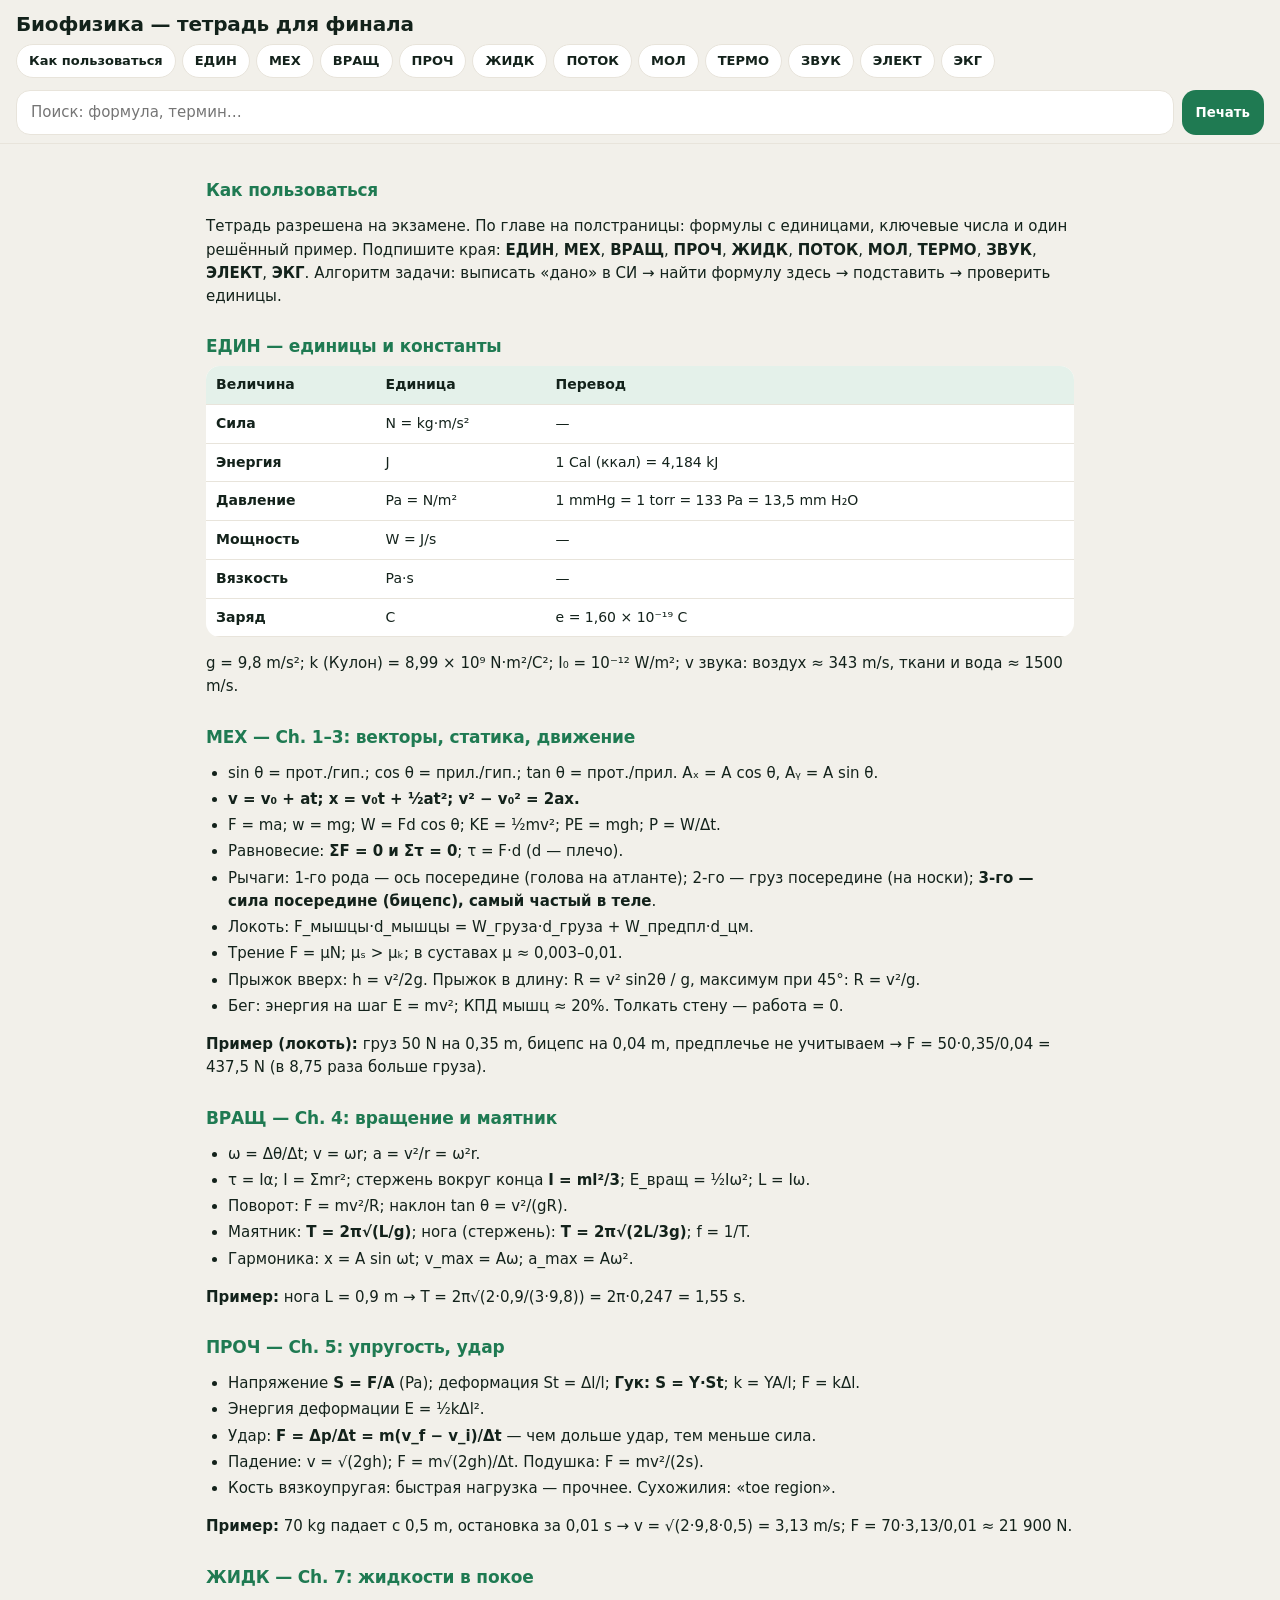
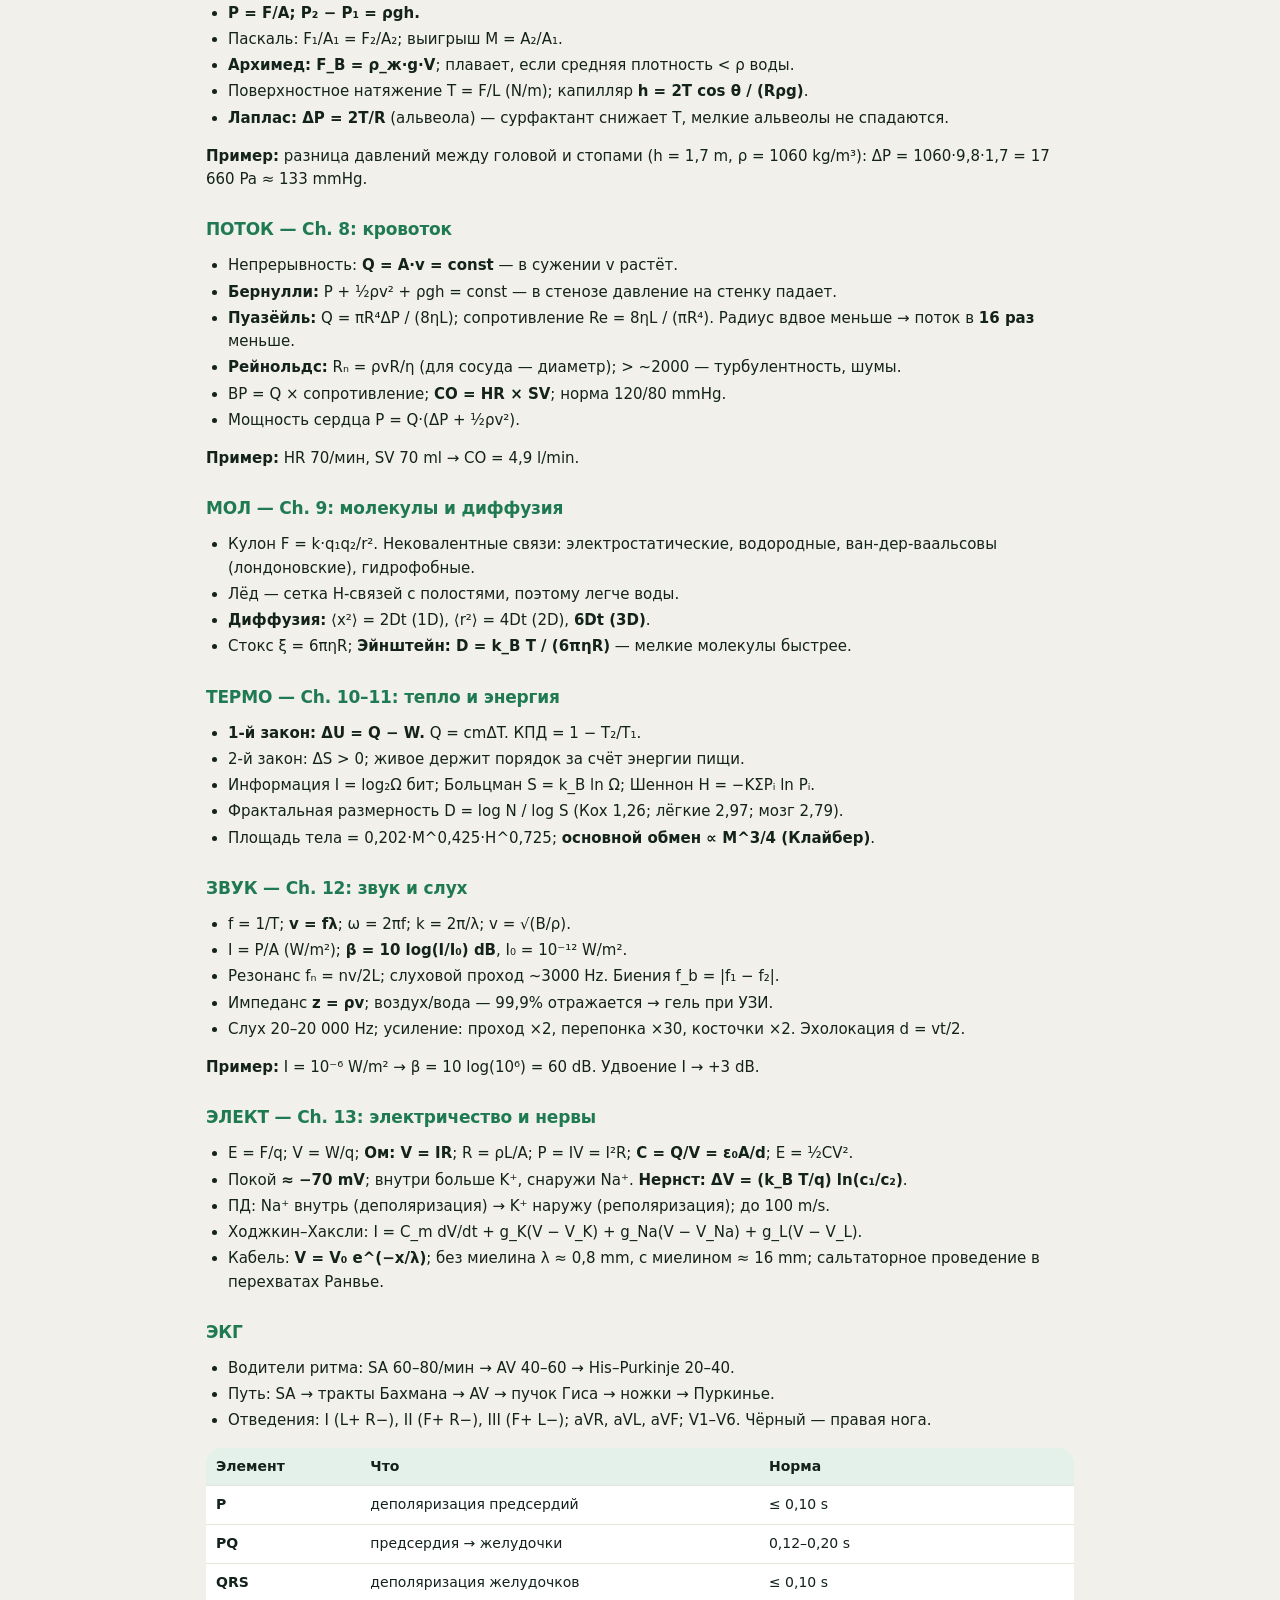
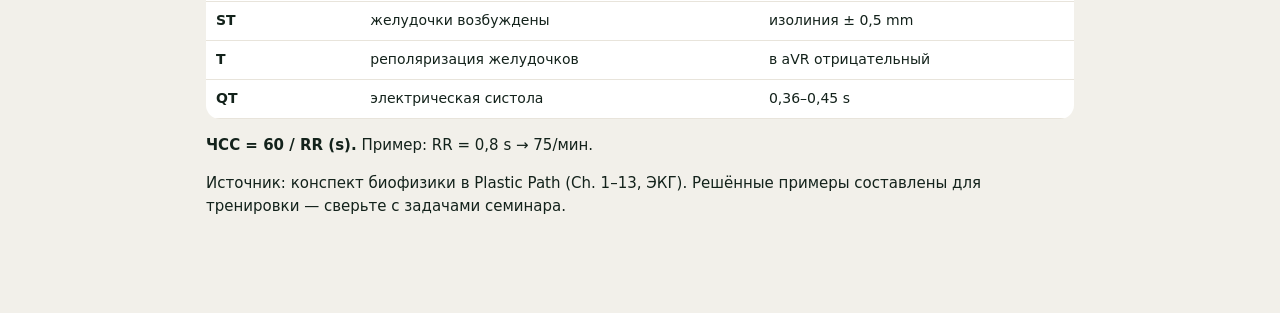
<file: s/physnb.html>
<!DOCTYPE html><html lang="ru"><head><meta charset="utf-8"><meta name="viewport" content="width=device-width,initial-scale=1">
<title>Биофизика — тетрадь для финала</title><link rel="stylesheet" href="../theme.css">
<style>
:root{--bg:#f2f0ea;--card:#fff;--ink:#14231b;--mute:#5d6b63;--line:#e3e0d6;--g:#1f7a52;--g2:#e4f1ea}
:root[data-theme=dark]{--bg:#0c1712;--card:#14221b;--ink:#e8efe9;--mute:#9aaba1;--line:#25362d;--g:#4cc38a;--g2:#173126}
@media(prefers-color-scheme:dark){:root:not([data-theme=light]){--bg:#0c1712;--card:#14221b;--ink:#e8efe9;--mute:#9aaba1;--line:#25362d;--g:#4cc38a;--g2:#173126}}
*{box-sizing:border-box}body{margin:0;background:var(--bg);color:var(--ink);font:15px/1.55 Manrope,system-ui,sans-serif}
.top{position:sticky;top:0;z-index:5;background:var(--bg);padding:12px 16px 8px;border-bottom:1px solid var(--line)}
h1{font:800 20px Unbounded,Manrope,sans-serif;margin:0 0 8px}
.nav{display:flex;gap:6px;overflow-x:auto;padding-bottom:6px;scrollbar-width:none}.nav::-webkit-scrollbar{display:none}
.nav a{flex:none;padding:6px 12px;border-radius:999px;background:var(--card);color:var(--ink);text-decoration:none;font-weight:700;font-size:13px;border:1px solid var(--line);transition:transform .2s,background .2s}
.nav a:active{transform:scale(.94)}
.bar{display:flex;gap:8px;margin-top:6px}
#q{flex:1;padding:10px 14px;border-radius:14px;border:1px solid var(--line);background:var(--card);color:var(--ink);font:inherit}
#pr{padding:10px 14px;border-radius:14px;border:0;background:var(--g);color:#fff;font-weight:700;cursor:pointer}
main{max-width:900px;margin:0 auto;padding:8px 16px 80px}
h2{font:800 17px Unbounded,Manrope,sans-serif;margin:28px 0 10px;scroll-margin-top:140px;color:var(--g)}
table{width:100%;border-collapse:collapse;background:var(--card);border-radius:14px;overflow:hidden;margin:8px 0 14px;font-size:14px}
th,td{text-align:left;padding:8px 10px;border-bottom:1px solid var(--line);vertical-align:top}th{background:var(--g2);font-weight:800}
td:first-child{font-weight:700}
pre{background:var(--card);border:1px solid var(--line);border-radius:14px;padding:12px 14px;overflow-x:auto;font:13.5px/1.5 ui-monospace,Menlo,Consolas,monospace}
code{font-family:ui-monospace,Menlo,Consolas,monospace}
ul,ol{padding-left:22px}li{margin:3px 0}
.hide{display:none}mark{background:#ffe58a;color:#111;border-radius:3px}
@media print{.top{position:static}.bar,.nav{display:none}body{background:#fff;color:#000}h2{color:#000;break-after:avoid}table,pre{break-inside:avoid}}
</style></head><body>
<div class="top"><h1>Биофизика — тетрадь для финала</h1><div class="nav"><a href="#s0">Как пользоваться</a><a href="#s1">ЕДИН</a><a href="#s2">МЕХ</a><a href="#s3">ВРАЩ</a><a href="#s4">ПРОЧ</a><a href="#s5">ЖИДК</a><a href="#s6">ПОТОК</a><a href="#s7">МОЛ</a><a href="#s8">ТЕРМО</a><a href="#s9">ЗВУК</a><a href="#s10">ЭЛЕКТ</a><a href="#s11">ЭКГ</a></div>
<div class="bar"><input id="q" placeholder="Поиск: формула, термин…" autocomplete="off"><button id="pr">Печать</button></div></div>
<main><h2 id="s0">Как пользоваться</h2>
<p>Тетрадь разрешена на экзамене. По главе на полстраницы: формулы с единицами, ключевые числа и один решённый пример. Подпишите края: <strong>ЕДИН</strong>, <strong>МЕХ</strong>, <strong>ВРАЩ</strong>, <strong>ПРОЧ</strong>, <strong>ЖИДК</strong>, <strong>ПОТОК</strong>, <strong>МОЛ</strong>, <strong>ТЕРМО</strong>, <strong>ЗВУК</strong>, <strong>ЭЛЕКТ</strong>, <strong>ЭКГ</strong>. Алгоритм задачи: выписать «дано» в СИ → найти формулу здесь → подставить → проверить единицы.</p>
<h2 id="s1">ЕДИН — единицы и константы</h2>
<table>
<thead>
<tr>
<th>Величина</th>
<th>Единица</th>
<th>Перевод</th>
</tr>
</thead>
<tbody>
<tr>
<td>Сила</td>
<td>N = kg·m/s²</td>
<td>—</td>
</tr>
<tr>
<td>Энергия</td>
<td>J</td>
<td>1 Cal (ккал) = 4,184 kJ</td>
</tr>
<tr>
<td>Давление</td>
<td>Pa = N/m²</td>
<td>1 mmHg = 1 torr = 133 Pa = 13,5 mm H₂O</td>
</tr>
<tr>
<td>Мощность</td>
<td>W = J/s</td>
<td>—</td>
</tr>
<tr>
<td>Вязкость</td>
<td>Pa·s</td>
<td>—</td>
</tr>
<tr>
<td>Заряд</td>
<td>C</td>
<td>e = 1,60 × 10⁻¹⁹ C</td>
</tr>
</tbody>
</table>
<p>g = 9,8 m/s²; k (Кулон) = 8,99 × 10⁹ N·m²/C²; I₀ = 10⁻¹² W/m²; v звука: воздух ≈ 343 m/s, ткани и вода ≈ 1500 m/s.</p>
<h2 id="s2">МЕХ — Ch. 1–3: векторы, статика, движение</h2>
<ul>
<li>sin θ = прот./гип.; cos θ = прил./гип.; tan θ = прот./прил. Aₓ = A cos θ, Aᵧ = A sin θ.</li>
<li><strong>v = v₀ + at; x = v₀t + ½at²; v² − v₀² = 2ax.</strong></li>
<li>F = ma; w = mg; W = Fd cos θ; KE = ½mv²; PE = mgh; P = W/Δt.</li>
<li>Равновесие: <strong>ΣF = 0 и Στ = 0</strong>; τ = F·d (d — плечо).</li>
<li>Рычаги: 1-го рода — ось посередине (голова на атланте); 2-го — груз посередине (на носки); <strong>3-го — сила посередине (бицепс), самый частый в теле</strong>.</li>
<li>Локоть: F_мышцы·d_мышцы = W_груза·d_груза + W_предпл·d_цм.</li>
<li>Трение F = μN; μₛ &gt; μₖ; в суставах μ ≈ 0,003–0,01.</li>
<li>Прыжок вверх: h = v²/2g. Прыжок в длину: R = v² sin2θ / g, максимум при 45°: R = v²/g.</li>
<li>Бег: энергия на шаг E = mv²; КПД мышц ≈ 20%. Толкать стену — работа = 0.</li>
</ul>
<p><strong>Пример (локоть):</strong> груз 50 N на 0,35 m, бицепс на 0,04 m, предплечье не учитываем → F = 50·0,35/0,04 = 437,5 N (в 8,75 раза больше груза).</p>
<h2 id="s3">ВРАЩ — Ch. 4: вращение и маятник</h2>
<ul>
<li>ω = Δθ/Δt; v = ωr; a = v²/r = ω²r.</li>
<li>τ = Iα; I = Σmr²; стержень вокруг конца <strong>I = ml²/3</strong>; E_вращ = ½Iω²; L = Iω.</li>
<li>Поворот: F = mv²/R; наклон tan θ = v²/(gR).</li>
<li>Маятник: <strong>T = 2π√(L/g)</strong>; нога (стержень): <strong>T = 2π√(2L/3g)</strong>; f = 1/T.</li>
<li>Гармоника: x = A sin ωt; v_max = Aω; a_max = Aω².</li>
</ul>
<p><strong>Пример:</strong> нога L = 0,9 m → T = 2π√(2·0,9/(3·9,8)) = 2π·0,247 = 1,55 s.</p>
<h2 id="s4">ПРОЧ — Ch. 5: упругость, удар</h2>
<ul>
<li>Напряжение <strong>S = F/A</strong> (Pa); деформация St = Δl/l; <strong>Гук: S = Y·St</strong>; k = YA/l; F = kΔl.</li>
<li>Энергия деформации E = ½kΔl².</li>
<li>Удар: <strong>F = Δp/Δt = m(v_f − v_i)/Δt</strong> — чем дольше удар, тем меньше сила.</li>
<li>Падение: v = √(2gh); F = m√(2gh)/Δt. Подушка: F = mv²/(2s).</li>
<li>Кость вязкоупругая: быстрая нагрузка — прочнее. Сухожилия: «toe region».</li>
</ul>
<p><strong>Пример:</strong> 70 kg падает с 0,5 m, остановка за 0,01 s → v = √(2·9,8·0,5) = 3,13 m/s; F = 70·3,13/0,01 ≈ 21 900 N.</p>
<h2 id="s5">ЖИДК — Ch. 7: жидкости в покое</h2>
<ul>
<li><strong>P = F/A; P₂ − P₁ = ρgh.</strong></li>
<li>Паскаль: F₁/A₁ = F₂/A₂; выигрыш M = A₂/A₁.</li>
<li><strong>Архимед: F_B = ρ_ж·g·V</strong>; плавает, если средняя плотность &lt; ρ воды.</li>
<li>Поверхностное натяжение T = F/L (N/m); капилляр <strong>h = 2T cos θ / (Rρg)</strong>.</li>
<li><strong>Лаплас: ΔP = 2T/R</strong> (альвеола) — сурфактант снижает T, мелкие альвеолы не спадаются.</li>
</ul>
<p><strong>Пример:</strong> разница давлений между головой и стопами (h = 1,7 m, ρ = 1060 kg/m³): ΔP = 1060·9,8·1,7 = 17 660 Pa ≈ 133 mmHg.</p>
<h2 id="s6">ПОТОК — Ch. 8: кровоток</h2>
<ul>
<li>Непрерывность: <strong>Q = A·v = const</strong> — в сужении v растёт.</li>
<li><strong>Бернулли:</strong> P + ½ρv² + ρgh = const — в стенозе давление на стенку падает.</li>
<li><strong>Пуазёйль:</strong> Q = πR⁴ΔP / (8ηL); сопротивление Re = 8ηL / (πR⁴). Радиус вдвое меньше → поток в <strong>16 раз</strong> меньше.</li>
<li><strong>Рейнольдс:</strong> Rₙ = ρvR/η (для сосуда — диаметр); &gt; ~2000 — турбулентность, шумы.</li>
<li>BP = Q × сопротивление; <strong>CO = HR × SV</strong>; норма 120/80 mmHg.</li>
<li>Мощность сердца P = Q·(ΔP + ½ρv²).</li>
</ul>
<p><strong>Пример:</strong> HR 70/мин, SV 70 ml → CO = 4,9 l/min.</p>
<h2 id="s7">МОЛ — Ch. 9: молекулы и диффузия</h2>
<ul>
<li>Кулон F = k·q₁q₂/r². Нековалентные связи: электростатические, водородные, ван-дер-ваальсовы (лондоновские), гидрофобные.</li>
<li>Лёд — сетка H-связей с полостями, поэтому легче воды.</li>
<li><strong>Диффузия:</strong> ⟨x²⟩ = 2Dt (1D), ⟨r²⟩ = 4Dt (2D), <strong>6Dt (3D)</strong>.</li>
<li>Стокс ξ = 6πηR; <strong>Эйнштейн: D = k_B T / (6πηR)</strong> — мелкие молекулы быстрее.</li>
</ul>
<h2 id="s8">ТЕРМО — Ch. 10–11: тепло и энергия</h2>
<ul>
<li><strong>1-й закон: ΔU = Q − W.</strong> Q = cmΔT. КПД = 1 − T₂/T₁.</li>
<li>2-й закон: ΔS &gt; 0; живое держит порядок за счёт энергии пищи.</li>
<li>Информация I = log₂Ω бит; Больцман S = k_B ln Ω; Шеннон H = −KΣPᵢ ln Pᵢ.</li>
<li>Фрактальная размерность D = log N / log S (Кох 1,26; лёгкие 2,97; мозг 2,79).</li>
<li>Площадь тела = 0,202·M^0,425·H^0,725; <strong>основной обмен ∝ M^3/4 (Клайбер)</strong>.</li>
</ul>
<h2 id="s9">ЗВУК — Ch. 12: звук и слух</h2>
<ul>
<li>f = 1/T; <strong>v = fλ</strong>; ω = 2πf; k = 2π/λ; v = √(B/ρ).</li>
<li>I = P/A (W/m²); <strong>β = 10 log(I/I₀) dB</strong>, I₀ = 10⁻¹² W/m².</li>
<li>Резонанс fₙ = nv/2L; слуховой проход ~3000 Hz. Биения f_b = |f₁ − f₂|.</li>
<li>Импеданс <strong>z = ρv</strong>; воздух/вода — 99,9% отражается → гель при УЗИ.</li>
<li>Слух 20–20 000 Hz; усиление: проход ×2, перепонка ×30, косточки ×2. Эхолокация d = vt/2.</li>
</ul>
<p><strong>Пример:</strong> I = 10⁻⁶ W/m² → β = 10 log(10⁶) = 60 dB. Удвоение I → +3 dB.</p>
<h2 id="s10">ЭЛЕКТ — Ch. 13: электричество и нервы</h2>
<ul>
<li>E = F/q; V = W/q; <strong>Ом: V = IR</strong>; R = ρL/A; P = IV = I²R; <strong>C = Q/V = ε₀A/d</strong>; E = ½CV².</li>
<li>Покой <strong>≈ −70 mV</strong>; внутри больше K⁺, снаружи Na⁺. <strong>Нернст: ΔV = (k_B T/q) ln(c₁/c₂)</strong>.</li>
<li>ПД: Na⁺ внутрь (деполяризация) → K⁺ наружу (реполяризация); до 100 m/s.</li>
<li>Ходжкин–Хаксли: I = C_m dV/dt + g_K(V − V_K) + g_Na(V − V_Na) + g_L(V − V_L).</li>
<li>Кабель: <strong>V = V₀ e^(−x/λ)</strong>; без миелина λ ≈ 0,8 mm, с миелином ≈ 16 mm; сальтаторное проведение в перехватах Ранвье.</li>
</ul>
<h2 id="s11">ЭКГ</h2>
<ul>
<li>Водители ритма: SA 60–80/мин → AV 40–60 → His–Purkinje 20–40.</li>
<li>Путь: SA → тракты Бахмана → AV → пучок Гиса → ножки → Пуркинье.</li>
<li>Отведения: I (L+ R−), II (F+ R−), III (F+ L−); aVR, aVL, aVF; V1–V6. Чёрный — правая нога.</li>
</ul>
<table>
<thead>
<tr>
<th>Элемент</th>
<th>Что</th>
<th>Норма</th>
</tr>
</thead>
<tbody>
<tr>
<td>P</td>
<td>деполяризация предсердий</td>
<td>≤ 0,10 s</td>
</tr>
<tr>
<td>PQ</td>
<td>предсердия → желудочки</td>
<td>0,12–0,20 s</td>
</tr>
<tr>
<td>QRS</td>
<td>деполяризация желудочков</td>
<td>≤ 0,10 s</td>
</tr>
<tr>
<td>ST</td>
<td>желудочки возбуждены</td>
<td>изолиния ± 0,5 mm</td>
</tr>
<tr>
<td>T</td>
<td>реполяризация желудочков</td>
<td>в aVR отрицательный</td>
</tr>
<tr>
<td>QT</td>
<td>электрическая систола</td>
<td>0,36–0,45 s</td>
</tr>
</tbody>
</table>
<p><strong>ЧСС = 60 / RR (s).</strong> Пример: RR = 0,8 s → 75/мин.</p>
<p>Источник: конспект биофизики в Plastic Path (Ch. 1–13, ЭКГ). Решённые примеры составлены для тренировки — сверьте с задачами семинара.</p></main>
<script>
const q=document.getElementById('q');
q.addEventListener('input',()=>{const v=q.value.trim().toLowerCase();
 document.querySelectorAll('main tr').forEach(tr=>{if(tr.querySelector('th'))return;tr.classList.toggle('hide',!!v&&!tr.textContent.toLowerCase().includes(v))});
 document.querySelectorAll('main li,main pre,main p').forEach(el=>el.classList.toggle('hide',!!v&&!el.textContent.toLowerCase().includes(v)));
 if(v){const f=[...document.querySelectorAll('main tr,main li,main pre,main p')].find(e=>!e.classList.contains('hide')&&!e.querySelector('th'));if(f)f.scrollIntoView({block:'center'})}});
document.getElementById('pr').onclick=()=>{q.value='';q.dispatchEvent(new Event('input'));print()};
</script></body></html>
</file>
<file: theme.css>
/* Plastic Path — one shared look for every study page */
:root:root:root{
  --bg:#f2f0ea;--surface:#ffffff;--card:#ffffff;--ink:#13221b;--muted:#68776f;--line:#e8e4db;
  --accent:#1f7a52;--accent-ink:#ffffff;--acc:#1f7a52;--acc-soft:#e4f2ea;
  --good:#1f7a52;--good-soft:#e4f2ea;--bad:#d9473a;--bad-soft:#fde8e4;--warn:#b98500;--warn-soft:#fff3d6;
  --bone:#c89400;--new:#3a7bd5;--r:16px;
  --font-display:Unbounded,Manrope,system-ui,sans-serif;--font-body:Manrope,system-ui,-apple-system,sans-serif;
  color-scheme:light}
@media (prefers-color-scheme:dark){:root:root:root:not([data-theme=light]){
  --bg:#0c1712;--surface:#14241c;--card:#14241c;--ink:#ebf3ee;--muted:#90a599;--line:#21352b;
  --accent:#4cc38a;--accent-ink:#06140d;--acc:#4cc38a;--acc-soft:#183126;
  --good:#4cc38a;--good-soft:#183126;--bad:#ff7a66;--bad-soft:#3a1d18;--warn:#ffd166;--warn-soft:#3a2f12;
  --bone:#ffd166;--new:#7fb0e8;color-scheme:dark}}
:root:root:root[data-theme=dark]{
  --bg:#0c1712;--surface:#14241c;--card:#14241c;--ink:#ebf3ee;--muted:#90a599;--line:#21352b;
  --accent:#4cc38a;--accent-ink:#06140d;--acc:#4cc38a;--acc-soft:#183126;
  --good:#4cc38a;--good-soft:#183126;--bad:#ff7a66;--bad-soft:#3a1d18;--warn:#ffd166;--warn-soft:#3a2f12;
  --bone:#ffd166;--new:#7fb0e8;color-scheme:dark}
body{font-family:var(--font-body)!important;-webkit-font-smoothing:antialiased}
h1,h2{font-family:var(--font-display)!important;font-weight:700!important;letter-spacing:-.01em}
h3,h4{font-family:var(--font-body)!important;font-weight:800!important}
i,em,.lat{font-family:var(--font-body)!important}
button,select,input,textarea{font-family:var(--font-body)!important}
button,a,.card,article{transition:background-color .25s,border-color .25s,box-shadow .25s,transform .2s cubic-bezier(.34,1.56,.64,1)}
button:active{transform:scale(.97)}
:focus-visible{outline:3px solid #ff6b4a!important;outline-offset:2px}
::selection{background:#bfe9d2;color:#0c1712}
@media (prefers-reduced-motion:reduce){*{transition:none!important;animation:none!important}}
</file>
